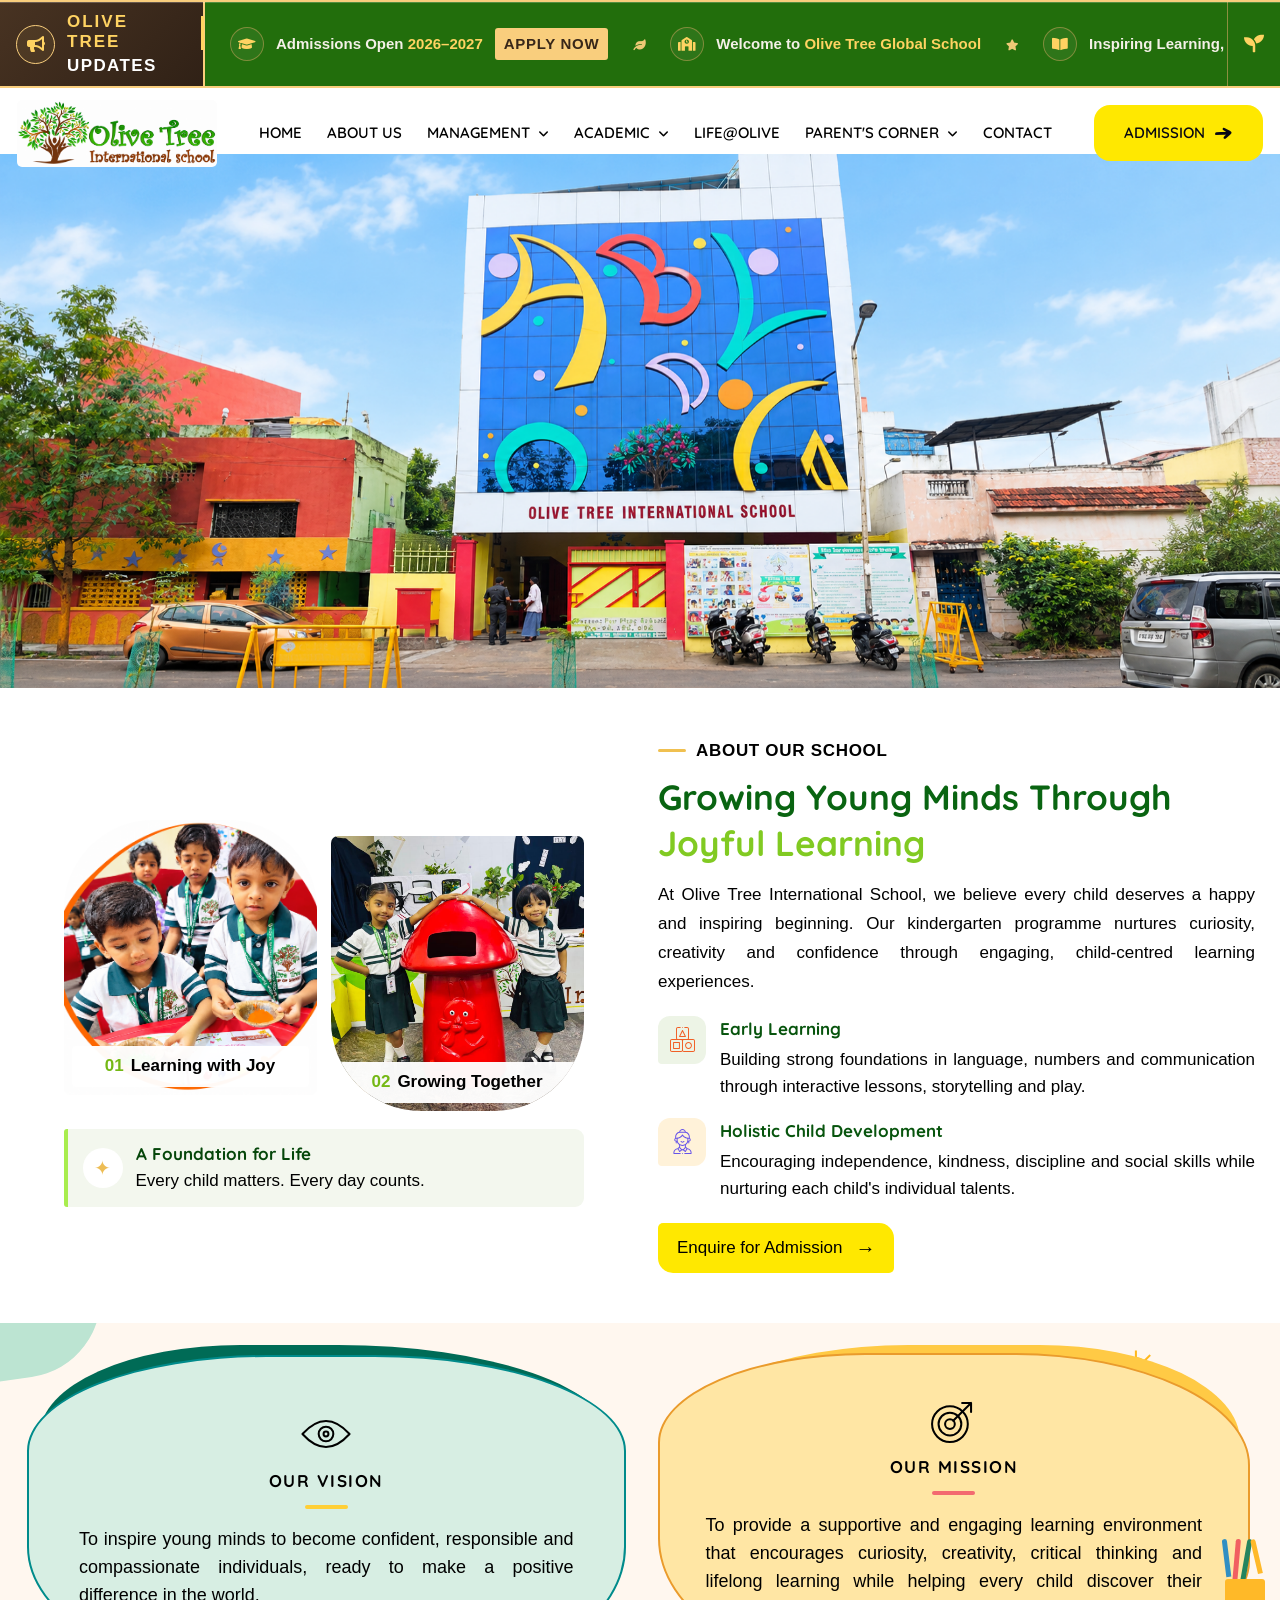
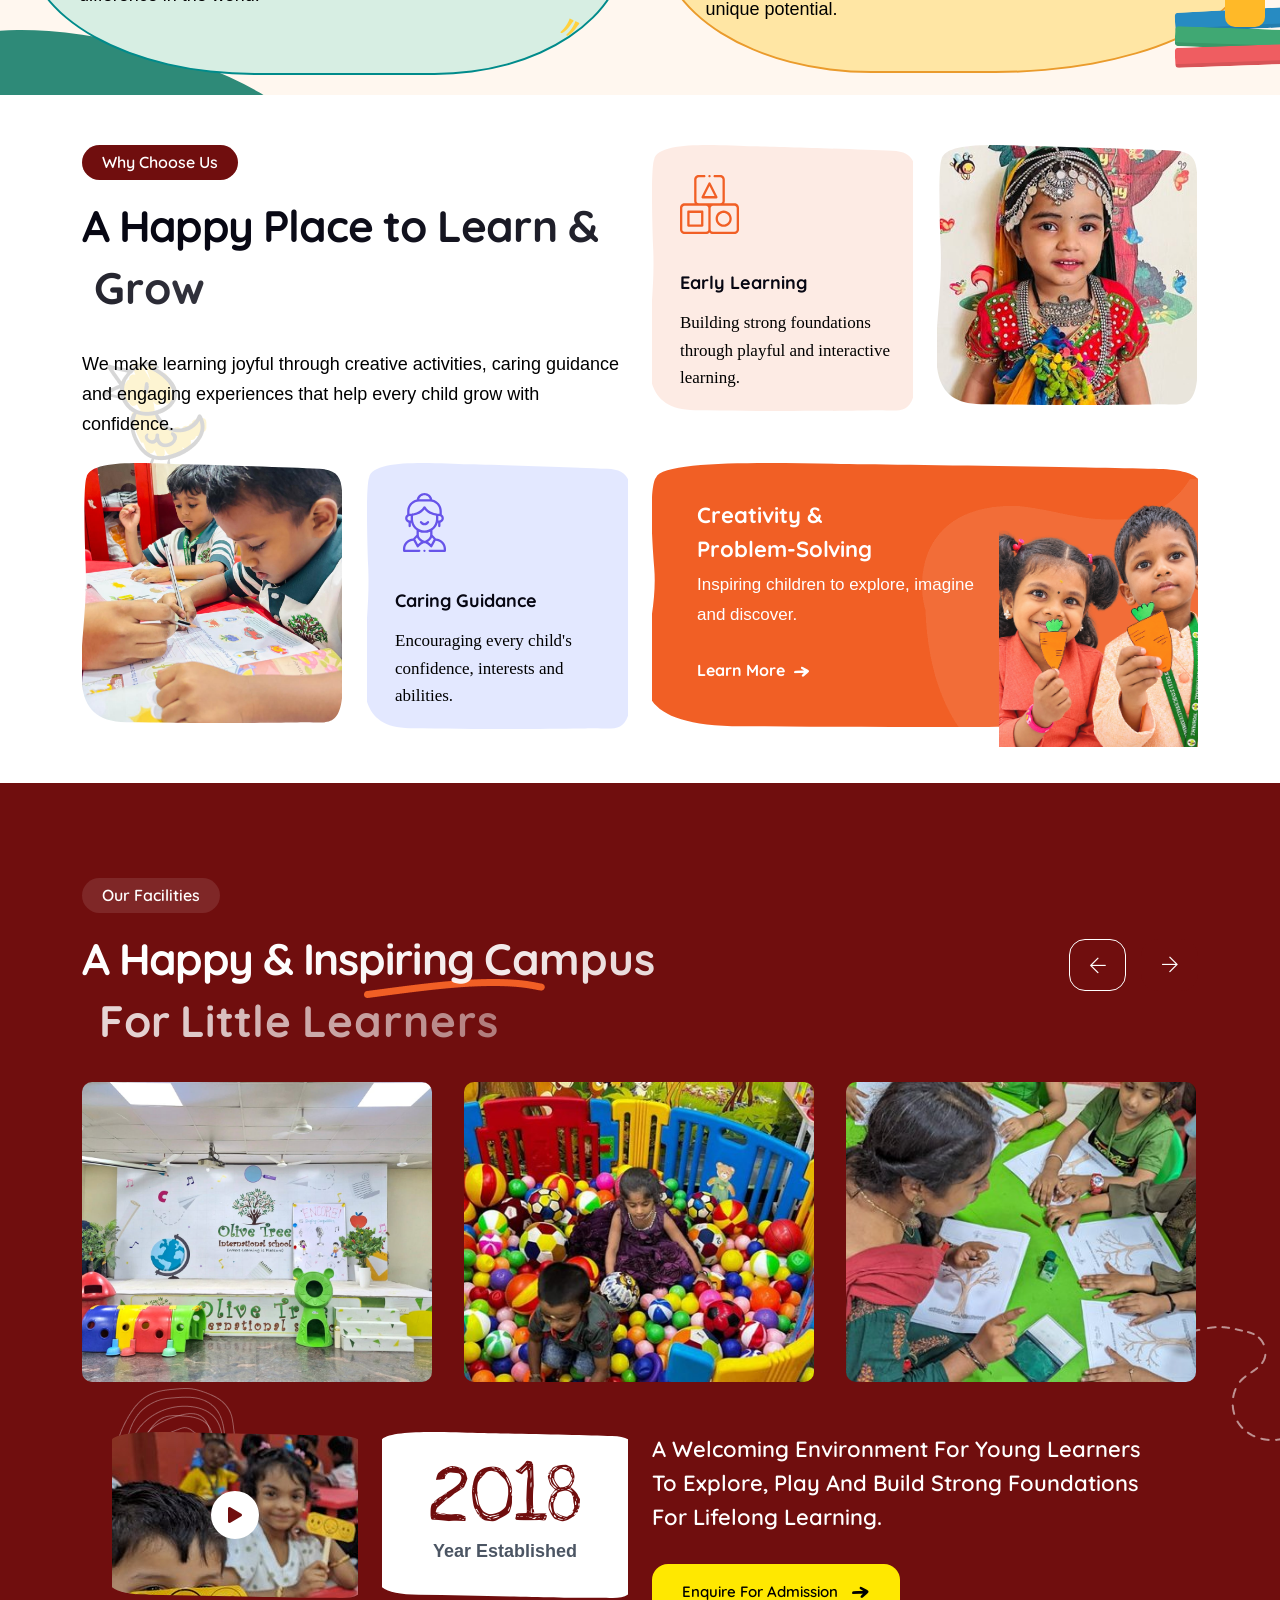
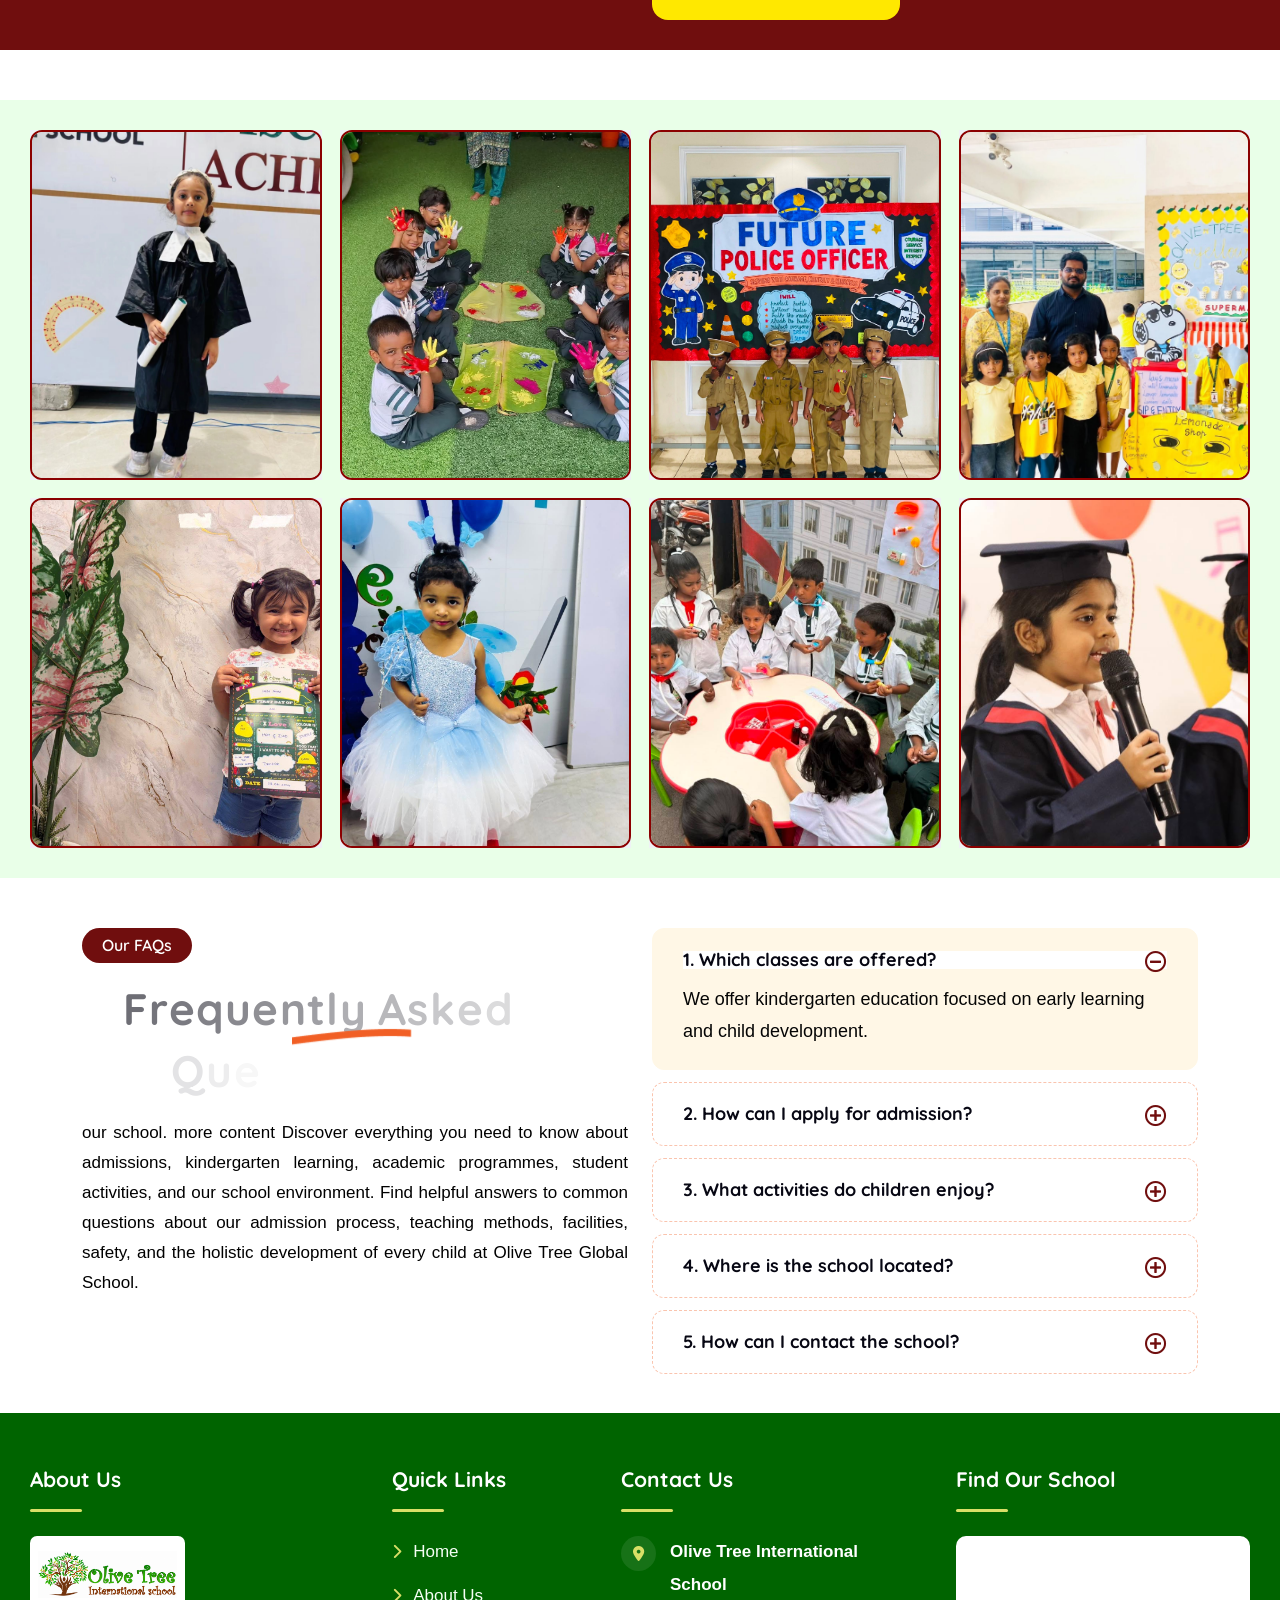
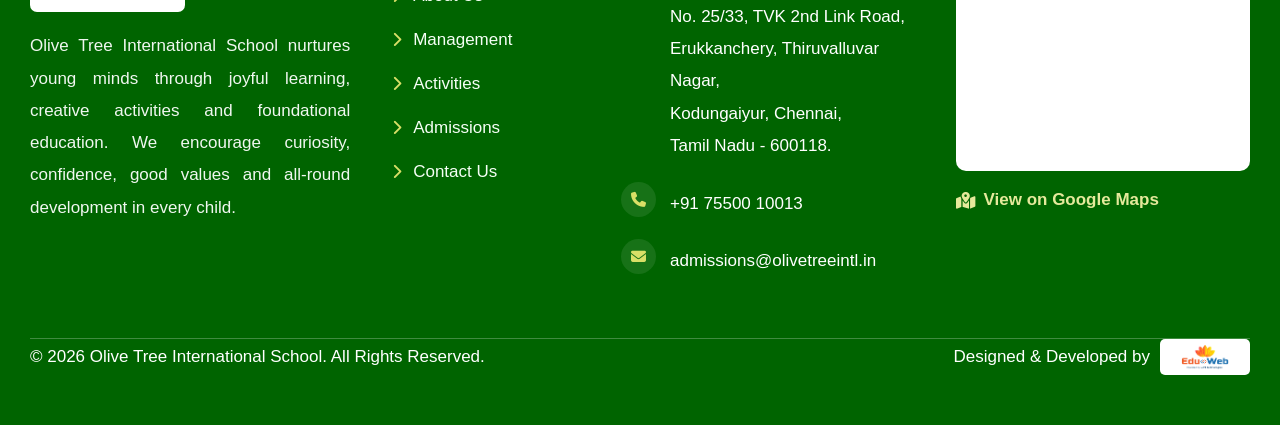
<file: index.html>
<!DOCTYPE html>
<html lang="en">
<!--<< Header Area >>-->


<head>
       <link rel="stylesheet"
      href="https://cdnjs.cloudflare.com/ajax/libs/font-awesome/6.5.2/css/all.min.css">
    <!-- ========== Meta Tags ========== -->
    <meta charset="UTF-8">
    <meta http-equiv="X-UA-Compatible" content="IE=edge">
    <meta name="viewport" content="width=device-width, initial-scale=1">
    <meta name="author" content="modinatheme">
    <meta name="description" content="OLIVE TREE INTERNATIONAL SCHOOL">
    <!-- ======== Page title ============ -->
    <title>OLIVE TREE INTERNATIONAL SCHOOL</title>
    <!--<< Favicon >>-->
    <link rel="shortcut icon" href="assets/images/gallery1/logo.jpeg">
    <!--<< Bootstrap min.css >>-->
    <link rel="stylesheet" href="assets/css/bootstrap.min.css">
    <!--<< Font Awesome.css >>-->
    <link rel="stylesheet" href="assets/css/font-awesome.css">
    <!--<< Animate.css >>-->
    <link rel="stylesheet" href="assets/css/animate.css">
    <!--<< Magnific Popup.css >>-->
    <link rel="stylesheet" href="assets/css/magnific-popup.css">
    <!--<< MeanMenu.css >>-->
    <link rel="stylesheet" href="assets/css/meanmenu.css">
    <!--<< Odometer.css >>-->
    <link rel="stylesheet" href="assets/css/odometer.css">
    <!--<< Swiper Bundle.css >>-->
    <link rel="stylesheet" href="assets/css/swiper-bundle.min.css">
    <!--<< Nice Select.css >>-->
    <link rel="stylesheet" href="assets/css/nice-select.css">
    <!--<< Icomon.css >>-->
    <link rel="stylesheet" href="assets/css/icomon.css">
    <!--<< Main.css >>-->
    <link rel="stylesheet" href="assets/css/main.css">
    <link rel="stylesheet" href="assets/css/custom.css">
        <link rel="stylesheet" href="assets/css/inner.css">
</head>

<body>

    <!-- Back To Top Start -->
    <button id="back-top" class="back-to-top">
        <i class="far fa-arrow-up"></i>
    </button>


    <!-- Offcanvas Area Start -->
    <div class="fix-area">
        <div class="offcanvas__info">
            <div class="offcanvas__wrapper">
                <div class="offcanvas__content">
                    <div class="offcanvas__top mb-5 d-flex justify-content-between align-items-center">
                        <div class="offcanvas__logo">
                            <a href="index.html">
                                <img src="assets/images/gallery1/logo.jpeg" alt="logo-img">
                            </a>
                        </div>
                        <div class="offcanvas__close">
                            <button>
                                <i class="fas fa-times"></i>
                            </button>
                        </div>
                    </div>

                    <div class="mobile-menu fix mt-3"></div>
                    <div class="social-icon d-flex align-items-center">
                        <a href="javascript:void(0)"><i class="fab fa-facebook-f"></i></a>
                        <a href="javascript:void(0)"><i class="fab fa-twitter"></i></a>
                        <a href="javascript:void(0)"><i class="fab fa-youtube"></i></a>
                        <a href="javascript:void(0)"><i class="fab fa-linkedin-in"></i></a>
                    </div>

                    <a href="admission.html" class="theme-btn">Admission<i class="icon-arrow-icon"></i></a>
                </div>
            </div>
        </div>
    </div>
    <div class="offcanvas__overlay"></div>



    <!-- Header Section Start -->
    <header id="header-sticky" class="header-1 header-2">

        <!-- ==========================================
     OLIVE TREE GLOBAL SCHOOL
     GRAND ANNOUNCEMENT MARQUEE
========================================== -->

        <section class="ot-grand-marquee" aria-label="School announcements">

            <!-- LEFT LABEL -->
            <div class="ot-marquee-label">

                <div class="ot-label-icon">
                    <i class="fas fa-bullhorn"></i>
                </div>

                <div class="ot-label-text">
                    <span class="ot-label-small">OLIVE TREE</span>
                    <span class="ot-label-main">UPDATES</span>
                </div>

                <div class="ot-label-decoration"></div>

            </div>

            <!-- SCROLLING ANNOUNCEMENTS -->
            <div class="ot-marquee-viewport">

                <div class="ot-marquee-track">

                    <!-- GROUP ONE -->
                    <div class="ot-marquee-group">

                        <a href="admissions.html" class="ot-marquee-item">
                            <span class="ot-marquee-icon">
                                <i class="fas fa-graduation-cap"></i>
                            </span>
                            <span class="ot-marquee-message">
                                Admissions Open
                                <strong>2026–2027</strong>
                            </span>
                            <span class="ot-marquee-badge">APPLY NOW</span>
                        </a>

                        <span class="ot-marquee-separator">
                            <i class="fas fa-leaf"></i>
                        </span>

                        <div class="ot-marquee-item">
                            <span class="ot-marquee-icon">
                                <i class="fas fa-school"></i>
                            </span>
                            <span class="ot-marquee-message">
                                Welcome to
                                <strong>Olive Tree Global School</strong>
                            </span>
                        </div>

                        <span class="ot-marquee-separator">
                            <i class="fas fa-star"></i>
                        </span>

                        <div class="ot-marquee-item">
                            <span class="ot-marquee-icon">
                                <i class="fas fa-book-open"></i>
                            </span>
                            <span class="ot-marquee-message">
                                Inspiring Learning,
                                <strong>Building Futures</strong>
                            </span>
                        </div>

                        <span class="ot-marquee-separator">
                            <i class="fas fa-leaf"></i>
                        </span>

                        <div class="ot-marquee-item">
                            <span class="ot-marquee-icon">
                                <i class="fas fa-globe-asia"></i>
                            </span>
                            <span class="ot-marquee-message">
                                <strong>Globe Ready Education</strong>
                                for Tomorrow's Leaders
                            </span>
                        </div>

                        <span class="ot-marquee-separator">
                            <i class="fas fa-star"></i>
                        </span>

                    </div>

                    <!-- GROUP TWO: DUPLICATE FOR CONTINUOUS LOOP -->
                    <div class="ot-marquee-group" aria-hidden="true">

                        <a href="admissions.html" class="ot-marquee-item" tabindex="-1">
                            <span class="ot-marquee-icon">
                                <i class="fas fa-graduation-cap"></i>
                            </span>
                            <span class="ot-marquee-message">
                                Admissions Open
                                <strong>2026–2027</strong>
                            </span>
                            <span class="ot-marquee-badge">APPLY NOW</span>
                        </a>

                        <span class="ot-marquee-separator">
                            <i class="fas fa-leaf"></i>
                        </span>

                        <div class="ot-marquee-item">
                            <span class="ot-marquee-icon">
                                <i class="fas fa-school"></i>
                            </span>
                            <span class="ot-marquee-message">
                                Welcome to
                                <strong>Olive Tree Global School</strong>
                            </span>
                        </div>

                        <span class="ot-marquee-separator">
                            <i class="fas fa-star"></i>
                        </span>

                        <div class="ot-marquee-item">
                            <span class="ot-marquee-icon">
                                <i class="fas fa-book-open"></i>
                            </span>
                            <span class="ot-marquee-message">
                                Inspiring Learning,
                                <strong>Building Futures</strong>
                            </span>
                        </div>

                        <span class="ot-marquee-separator">
                            <i class="fas fa-leaf"></i>
                        </span>

                        <div class="ot-marquee-item">
                            <span class="ot-marquee-icon">
                                <i class="fas fa-globe-asia"></i>
                            </span>
                            <span class="ot-marquee-message">
                                <strong>Globe Ready Education</strong>
                                for Tomorrow's Leaders
                            </span>
                        </div>

                        <span class="ot-marquee-separator">
                            <i class="fas fa-star"></i>
                        </span>

                    </div>

                </div>

            </div>

            <!-- RIGHT DECORATIVE END -->
            <div class="ot-marquee-end">
                <i class="fas fa-seedling"></i>
            </div>

        </section>

        <div class="container">
            <div class="header-main">
                <div class="header-left">
                    <a href="index.html" class="header-logo">
                        <img src="assets/images/gallery1/logo.jpeg" alt="img" 
                    >
                    </a>


                </div>
                <div class="mean__menu-wrapper">
                    <div class="main-menu">
   <nav id="mobile-menu" aria-label="Main Navigation">
    <ul>
        <li>
            <a href="index.html">HOME</a>
        </li>

        <li>
            <a href="about.html">ABOUT US</a>
        </li>

        <!-- MANAGEMENT -->
        <li class="has-dropdown">
            <a href="javascript:void(0);" aria-expanded="false">
                MANAGEMENT
                <i class="fa-solid fa-angle-down menu-arrow"></i>
            </a>

            <ul class="submenu">
                <li><a href="chairman-message.html">Chairman's Message</a></li>
                <li><a href="ceo.html">CEO's Message</a></li>
                <li><a href="correspondent.html">Correspondent's Message</a></li>
            </ul>
        </li>

        <!-- ACADEMIC -->
        <li class="has-dropdown">
            <a href="javascript:void(0);" aria-expanded="false">
                ACADEMIC
                <i class="fa-solid fa-angle-down menu-arrow"></i>
            </a>

            <ul class="submenu">
                <li><a href="lkg.html">Lower Kindergarten (LKG)</a></li>
                <li><a href="ukg.html">Upper Kindergarten (UKG)</a></li>
                <li><a href="teaching-methodology.html">Teaching Methodology</a></li>
            </ul>
        </li>

        <li>
            <a href="life-at-olive.html">LIFE@OLIVE</a>
        </li>

        <!-- PARENT'S CORNER -->
        <li class="has-dropdown">
            <a href="javascript:void(0);" aria-expanded="false">
                PARENT'S CORNER
                <i class="fa-solid fa-angle-down menu-arrow"></i>
            </a>

            <ul class="submenu">
                <li><a href="parent-guidelines.html">Parent Guidelines</a></li>
                <li><a href="school-discipline.html">School Discipline</a></li>
            </ul>
        </li>

        <li>
            <a href="contact.html">CONTACT</a>
        </li>
    </ul>
</nav>

                    </div>
                </div>
                <div class="header-right d-flex justify-content-end align-items-center">

                    <a href="admission.html" class="theme-btn">ADMISSION<i class="icon-arrow-icon"></i></a>
                    <div class="header__hamburger my-auto d-xl-none">
                        <div class="sidebar__toggle">
                            <i class="fal fa-bars"></i>
                        </div>
                    </div>
                </div>
            </div>

        </div>
    </header>

    <!-- Search Start -->
    <div class="search-popup">
        <div class="search-popup__overlay search-toggler"></div>
        <div class="search-popup__content">
            <form role="search" method="get" class="search-popup__form" action="#">
                <input type="text" id="search" name="search" placeholder="Search Here...">
                <button type="submit" aria-label="search submit" class="search-btn">
                    <span><i class="far fa-search"></i></span>
                </button>
            </form>
        </div>
    </div>

    <!-- Sidebar Area Here -->
    <div id="targetElement" class="side_bar slideInRight side_bar_hidden">
        <div class="side_bar_overlay"></div>
        <button id="closeButton" class="x-mark-icon"><i class="fas fa-times"></i></button>
    </div>

    <!-- Hero Section Start -->
    <section class="hero-section-2 fix">

        <div class="swiper banner-active">
            <div class="swiper-wrapper">
                <div class="swiper-slide">

                    <!-- Hero Section Start -->
                    <section class="hero-section hero-1 " style="margin-top: -2%;">
                        <div class=" hero-container">
                            <div id="rs-slider" class="rs-slider slider6">
                                <div class="slideshow-container">

                                    <div class="mySlides fade">

                                        <img src="assets/images/management/banner1.png" style="width:100%">

                                    </div>

                                    <div class="mySlides fade">

                                        <img src="assets/images/management/banner3.png" style="width:100%">

                                    </div>
                                      <div class="mySlides fade">

                                        <img src="assets/images/management/banner2.png" style="width:100%">

                                    </div>
                                      <div class="mySlides fade">

                                        <img src="assets/images/management/banner4.png" style="width:100%">

                                    </div>

                                </div>




                                <div style="text-align:center;margin-top: -2%;">
                                    <span class="dot"></span>
                                    <span class="dot"></span>
                                    <span class="dot"></span>
                                </div>


                            </div>




                            <style>
                                /* Slideshow container */
                                .slideshow-container {
                                    max-width: auto;
                                    position: relative;
                                    margin: auto;
                                }

                                /* Caption text */

                                /* Number text (1/3 etc) */


                                /* The dots/bullets/indicators */
                                .dot {
                                    height: 15px;
                                    width: 15px;
                                    margin: 0 2px;
                                    background-color: #fff;
                                    border-radius: 50%;
                                    display: inline-block;
                                    transition: background-color 0.6s ease;
                                }

                                .slider-dots,
                                .dot,
                                div[style*="text-align:center"] {
                                    display: none !important;
                                }

                                .active {
                                    background-color: #fff;
                                }

                                /* Fading animation */
                                .fade {
                                    animation-name: fade;
                                    animation-duration: 1.5s;
                                }

                                .fade:not(.show) {
                                    opacity: 1;
                                }

                                @keyframes fade {
                                    from {
                                        opacity: .4
                                    }

                                    to {
                                        opacity: 1
                                    }
                                }

                                @media only screen and (max-width: 600px) {
                                    .testiItem02 .quotation {
                                        display: none !important;
                                    }
                                }


                                /* On smaller screens, decrease text size */
                            </style>



                            <script>
                                let slideIndex = 0;
                                showSlides();

                                function showSlides() {
                                    let i;
                                    let slides = document.getElementsByClassName("mySlides");
                                    let dots = document.getElementsByClassName("dot");
                                    for (i = 0; i < slides.length; i++) {
                                        slides[i].style.display = "none";
                                    }
                                    slideIndex++;
                                    if (slideIndex > slides.length) {
                                        slideIndex = 1
                                    }
                                    for (i = 0; i < dots.length; i++) {
                                        dots[i].className = dots[i].className.replace(" active", "");
                                    }
                                    slides[slideIndex - 1].style.display = "block";
                                    dots[slideIndex - 1].className += " active";
                                    setTimeout(showSlides, 5000); // Change image every 2 seconds
                                }
                            </script>

                        </div>
                    </section>

    </section>


<!-- OLIVE TREE ABOUT SECTION START -->
<section class="ot-equal-about">
    <div class="container">

        <div class="ot-equal-layout">

            <!-- LEFT: IMAGE SECTION -->
            <div class="ot-equal-visual">

                <div class="ot-equal-images">

                    <div class="ot-equal-image ot-image-first">
                        <img src="assets/images/gallery1/abt2.png"
                             alt="Olive Tree International School">

                        <div class="ot-equal-image-caption">
                            <span>01</span>
                            Learning with Joy
                        </div>
                    </div>

                    <div class="ot-equal-image ot-image-second">
                        <img src="assets/images/gallery1/girls.jpeg"
                             alt="Children participating in learning activities">

                        <div class="ot-equal-image-caption">
                            <span>02</span>
                            Growing Together
                        </div>
                    </div>

                </div>

                <div class="ot-equal-highlight">
                    <div class="ot-highlight-symbol">✦</div>
                    <div>
                        <h3>A Foundation for Life</h3>
                        <p>Every child matters. Every day counts.</p>
                    </div>
                </div>

            </div>

            <!-- RIGHT: CONTENT SECTION -->
            <div class="ot-equal-content">

                <div class="ot-equal-label">
                    <span class="ot-label-line"></span>
                    ABOUT OUR SCHOOL
                </div>

                <h2>
                    Growing Young Minds Through
                    <span>Joyful Learning</span>
                </h2>

                <p class="ot-equal-description">
                    At Olive Tree International School, we believe
                    every child deserves a happy and inspiring
                    beginning. Our kindergarten programme nurtures
                    curiosity, creativity and confidence through
                    engaging, child-centred learning experiences.
                </p>

                <!-- FEATURE 1 -->
                <div class="ot-equal-feature">
                    <div class="ot-equal-icon ot-icon-green">
                        <img src="assets/img/about/icon1.svg"
                             alt="">
                    </div>

                    <div class="ot-equal-feature-content">
                        <h3>Early Learning</h3>
                        <p>
                            Building strong foundations in language,
                            numbers and communication through
                            interactive lessons, storytelling and play.
                        </p>
                    </div>
                </div>

                <!-- FEATURE 2 -->
                <div class="ot-equal-feature">
                    <div class="ot-equal-icon ot-icon-gold">
                        <img src="assets/img/about/icon2.svg"
                             alt="">
                    </div>

                    <div class="ot-equal-feature-content">
                        <h3>Holistic Child Development</h3>
                        <p>
                            Encouraging independence, kindness,
                            discipline and social skills while
                            nurturing each child's individual talents.
                        </p>
                    </div>
                </div>

                <!-- ADMISSION BUTTON -->
                <div class="ot-equal-action">
                    <a href="admission.html" class="ot-equal-button">
                        Enquire for Admission
                        <span aria-hidden="true">→</span>
                    </a>
                </div>

            </div>

        </div>
    </div>
</section>
<!-- OLIVE TREE ABOUT SECTION END -->


  <section class="olive-vision-section">
    <div class="olive-decoration olive-top-left"></div>
    <div class="olive-decoration olive-bottom-left"></div>
    <div class="olive-sun">☼</div>
    <div class="olive-paper-plane">➤</div>
    <div class="olive-star olive-star-one">★</div>
    <div class="olive-star olive-star-two">★</div>

    <div class="olive-vm-container">

      
        <!-- VISION AND MISSION -->
        <div class="olive-vm-layout">

            <!-- VISION SHAPE -->
            <article class="olive-vm-vision">

                <div class="olive-vm-symbol">
                    <svg viewBox="0 0 64 48" aria-hidden="true">
                        <path d="M3 24 Q32 -8 61 24 Q32 56 3 24Z"/>
                        <circle cx="32" cy="24" r="9"/>
                        <circle cx="32" cy="24" r="3"/>
                    </svg>
                </div>

                <h3>OUR VISION</h3>
                <span class="olive-vm-line"></span>

                 <p style="text-align: justify;">
                    To inspire young minds
                    to become confident,
                    responsible and compassionate
                    individuals, ready to make
                    a positive difference in the world.
                </p>

                <div class="vision-spark">〃</div>
            </article>

            <!-- MISSION SHAPE -->
            <article class="olive-vm-mission">

                <div class="olive-vm-symbol">
                    <svg viewBox="0 0 64 64" aria-hidden="true">
                        <circle cx="27" cy="37" r="22"/>
                        <circle cx="27" cy="37" r="14"/>
                        <circle cx="27" cy="37" r="6"/>
                        <path d="M31 33 L53 11 M42 11 H53 V22"/>
                    </svg>
                </div>

                <h3>OUR MISSION</h3>
                <span class="olive-vm-line"></span>

                <p style="text-align: justify;">
                    To provide a supportive
                    and engaging learning
                    environment that encourages
                    curiosity, creativity, critical
                    thinking and lifelong learning
                    while helping every child
                    discover their unique potential.
                </p>
            </article>

        </div>

        <!-- BOOKS ILLUSTRATION -->
        <div class="olive-books" aria-hidden="true">
            <div class="olive-pencils">
                <span></span><span></span><span></span><span></span>
            </div>
            <div class="olive-pencil-pot"></div>
            <div class="olive-book book-blue"></div>
            <div class="olive-book book-green"></div>
            <div class="olive-book book-red"></div>
        </div>

  
    </div>
</section>

     
<!-- Choose Section Start -->
<section class="choose-us-section-2 section-padding fix">

    <div class="duck-shape float-bob-x">
        <img src="assets/img/choose/duck.png" alt="duck">
    </div>

    <div class="tree-shape">
        <img src="assets/img/choose/tree.png" alt="tree">
    </div>

    <div class="container">
        <div class="choose-us-wrapper-two">
            <div class="row g-4">

                <!-- Heading -->
                <div class="col-xl-6 col-lg-8">
                    <div class="section-title">
                        <span class="sub-title wow fadeInUp">
                            Why Choose Us
                        </span>

                        <h2 class="char-animation">
                            A Happy Place to
                            <span>Learn & Grow</span>
                        </h2>
                    </div>

                    <p class="mt-3 mt-md-0 wow fadeInUp"
                       data-wow-delay=".2s" style="color: black;">
                        We make learning joyful through creative activities,
                        caring guidance and engaging experiences that help
                        every child grow with confidence.
                    </p>
                </div>

                <!-- Early Learning -->
                <div class="col-xl-3 col-lg-4 col-md-6 wow fadeInLeft"
                     data-wow-delay=".4s">
                    <div class="choose-img-items">
                        <div class="icon-box">
                            <img src="assets/img/choose/icon1.svg"
                                 alt="Early learning">

                            <h3>Early Learning</h3>

                            <p style="color: black;font-size: 17px;">
                                Building strong foundations through
                                playful and interactive learning.
                            </p>
                        </div>
                    </div>
                </div>

                <!-- Children Image -->
                <div class="col-xl-3 col-lg-4 col-md-6 wow fadeInRight"
                     data-wow-delay=".4s">
                    <div class="choose-img">
                        <img src="assets/images/gallery1/117.jpg"
                             alt="School children">
                    </div>
                </div>

                <!-- Teacher Image -->
                <div class="col-xl-3 col-lg-4 col-md-6 wow fadeInLeft"
                     data-wow-delay=".5s">
                    <div class="choose-img">
                        <img src="assets/images/gallery1/teach.jpeg"
                             alt="Teacher guiding children">
                    </div>
                </div>

                <!-- Caring Guidance -->
                <div class="col-xl-3 col-lg-4 col-md-6 wow fadeInLeft"
                     data-wow-delay=".7s">
                    <div class="choose-img-items">
                        <div class="icon-box box-2">
                            <img src="assets/img/choose/icon2.svg"
                                 alt="Child development">

                            <h3>Caring Guidance</h3>

                                <p style="color: black;font-size: 17px;">
                                Encouraging every child's confidence,
                                interests and abilities.
                            </p>
                        </div>
                    </div>
                </div>

                <!-- Skill Development -->
                <div class="col-xl-6 col-lg-6 col-md-7 wow fadeInRight"
                     data-wow-delay=".7s">

                    <div class="learning-skill-card">

                        <div class="shadow-shape">
                            <img src="assets/img/choose/shadow.png"
                                 alt="Decorative shape">
                        </div>

                        <div class="skill-content">
                            <h3 class="mb-1">
                                Creativity &<br>
                                Problem-Solving
                            </h3>

                                <p style="color: rgb(255, 255, 255);font-size: 17px;">
                                Inspiring children to explore,
                                imagine and discover.
                            </p>

                            <a href="contact.html"
                               class="link-btn text-white">
                                Learn More
                                <i class="icon-arrow-icon"></i>
                            </a>
                        </div>

                        <div class="skill-img">
                            <img src="assets/images/gallery1/abt3.png"
                                 alt="Creative learning">
                        </div>

                    </div>
                </div>

            </div>
        </div>
    </div>
</section>
<!-- Choose Section End -->


  <!-- Facilities & Campus Section Start -->
<section class="classes-section-two classes-section-three section-padding"
    style="margin-top: -5%;">

    <div class="classes-wrapper classes-wrapper-three pb-0">

        <div class="zikzak-shape2">
            <img src="assets/img/classes/zikzak.png" alt="Decorative shape">
        </div>

        <div class="border-shape">
            <img src="assets/img/classes/border.png" alt="Decorative shape">
        </div>

        <div class="container">

            <!-- Section Heading -->
            <div class="section-title-area custom-padding-top3">
                <div class="section-title">
                    <span class="sub-title tittle-bg-2 wow fadeInUp">
                        Our Facilities
                    </span>

                    <h2 class="char-animation text-white">
                        A Happy & <span>Inspiring Campus</span><br>
                        For Little Learners
                    </h2>
                </div>

                <div class="array-button classes-array wow fadeInLeft"
                    data-wow-delay=".4s">
                    <button class="array-prev">
                        <i class="fal fa-arrow-left"></i>
                    </button>
                    <button class="array-next">
                        <i class="fal fa-arrow-right"></i>
                    </button>
                </div>
            </div>

            <!-- Campus Image Slider -->
            <div class="swiper classes-slider">
                <div class="swiper-wrapper">

                    <div class="swiper-slide wow fadeInRight"
                        data-wow-delay=".4s">
                        <div class="classes-activitis-image"
                            style="width:350px;height:300px;">
                            <img
                                src="assets/images/olive/smartclass.jpg"
                                alt="Smart classroom"
                                style="border-radius:10px;width:350px;height:300px;object-fit:cover;">
                        </div>
                    </div>

                    <div class="swiper-slide wow fadeInUp"
                        data-wow-delay=".1s">
                        <div class="classes-activitis-image"
                            style="width:350px;height:300px;">
                            <img src="assets/images/gallery1/audit.jpeg"
                                alt="School campus facility"
                                style="border-radius:10px;width:350px;height:300px;object-fit:cover;">
                        </div>
                    </div>

                    <div class="swiper-slide wow fadeInLeft"
                        data-wow-delay=".4s">
                        <div class="classes-activitis-image"
                            style="width:350px;height:300px;">
                            <img src="assets/images/gallery1/playarea.jpg"
                                alt="Children's play area"
                                style="border-radius:10px;width:350px;height:300px;object-fit:cover;">
                        </div>
                    </div>

                    <div class="swiper-slide wow fadeInLeft"
                        data-wow-delay=".4s">
                        <div class="classes-activitis-image"
                            style="width:350px;height:300px;">
                            <img src="assets/images/gallery1/activity.jpg"
                                alt="Student activities"
                                style="border-radius:10px;width:350px;height:300px;object-fit:cover;">
                        </div>
                    </div>

                </div>
            </div>
        </div>

        <!-- Campus Information -->
        <div class="classes-info-section fix">
            <div class="container">
                <div class="classes-info-wrapper">
                    <div class="row g-4">

                        <!-- Campus Video and Establishment -->
                        <div class="col-xl-6">
                            <div class="row g-4">

                                <div class="col-xl-6 col-lg-6 col-md-6 wow fadeInUp"
                                    data-wow-delay=".3s">
                                    <div class="classes-video-box">
                                        <div class="classes-image">
                                            <img src="assets/images/gallery1/moment.jpg"
                                                alt="Olive Tree International School campus">

                                            <div class="classes-info-wave">
                                                <div class="wave-area">
                                                    <div class="promo-video">
                                                        <a class="video-icon video-popup"
                                                            href="https://www.youtube.com/watch?v=Cn4G2lZ_g2I">
                                                            <i class="fas fa-play"></i>
                                                        </a>
                                                    </div>
                                                </div>
                                            </div>
                                        </div>
                                    </div>
                                </div>

                                <div class="col-xl-6 col-lg-6 col-md-6 wow fadeInUp"
                                    data-wow-delay=".5s">
                                    <div class="classes-counter-box">
                                        <div class="counter-box">
                                            <div class="count">
                                                <h3>2018</h3>
                                            </div>
                                            <p>Year Established</p>
                                        </div>
                                    </div>
                                </div>

                            </div>
                        </div>

                        <!-- Campus Description -->
                        <div class="col-xl-6 col-lg-8 wow fadeInUp"
                            data-wow-delay=".7s">
                            <div class="classes-info-buttton">

                                <p>
                                    A welcoming environment for young
                                    learners to explore, play and build
                                    strong foundations for lifelong learning.
                                </p>

                                <a href="contact.html" class="theme-btn">
                                    Enquire for Admission
                                    <i class="icon-arrow-icon"></i>
                                </a>

                            </div>
                        </div>

                    </div>
                </div>
            </div>
        </div>

    </div>
</section>
<!-- Facilities & Campus Section End -->

   <!-- ================= OLIVE TREE PHOTO GALLERY ================= -->
<section class="ot-gallery-section">
    <div class="ot-gallery-container">

        <div class="ot-gallery-grid">

            <div class="ot-gallery-item">
                <a href="assets/images/olive/advocate.jpg" class="ot-gallery-link">
                    <img src="assets/images/olive/advocate.jpg"
                         alt="School Life and Achievements" loading="lazy">
                    <div class="ot-gallery-overlay">
                        <span>School Life &amp; Achievements</span>
                    </div>
                </a>
            </div>

            <div class="ot-gallery-item">
                <a href="assets/images/olive/fungame.jpg" class="ot-gallery-link">
                    <img src="assets/images/olive/fungame.jpg"
                         alt="Young Achievers" loading="lazy">
                    <div class="ot-gallery-overlay">
                        <span>Young Achievers</span>
                    </div>
                </a>
            </div>

            <div class="ot-gallery-item">
                <a href="assets/images/olive/police2.jpg" class="ot-gallery-link">
                    <img src="assets/images/olive/police2.jpg"
                         alt="Dream Big" loading="lazy">
                    <div class="ot-gallery-overlay">
                        <span>Dream Big</span>
                    </div>
                </a>
            </div>

            <div class="ot-gallery-item">
                <a href="assets/images/olive/lemon.jpg" class="ot-gallery-link">
                    <img src="assets/images/olive/lemon.jpg"
                         alt="Creative Learning" loading="lazy">
                    <div class="ot-gallery-overlay">
                        <span>Creative Learning</span>
                    </div>
                </a>
            </div>

            <div class="ot-gallery-item">
                <a href="assets/images/olive/firstday.jpg" class="ot-gallery-link">
                    <img src="assets/images/olive/firstday.jpg"
                         alt="New Beginnings" loading="lazy">
                    <div class="ot-gallery-overlay">
                        <span>New Beginnings</span>
                    </div>
                </a>
            </div>

            <div class="ot-gallery-item">
                <a href="assets/images/olive/blue.jpg" class="ot-gallery-link">
                    <img src="assets/images/olive/blue.jpg"
                         alt="Student Moments" loading="lazy">
                    <div class="ot-gallery-overlay">
                        <span>Student Moments</span>
                    </div>
                </a>
            </div>

            <div class="ot-gallery-item">
                <a href="assets/images/olive/doctor5.jpg" class="ot-gallery-link">
                    <img src="assets/images/olive/doctor5.jpg"
                         alt="Learning by Doing" loading="lazy">
                    <div class="ot-gallery-overlay">
                        <span>Learning by Doing</span>
                    </div>
                </a>
            </div>

            <div class="ot-gallery-item">
                <a href="assets/images/olive/graduation.jpg" class="ot-gallery-link">
                    <img src="assets/images/olive/graduation.jpg"
                         alt="Explore and Discover" loading="lazy">
                    <div class="ot-gallery-overlay">
                        <span>Graduation</span>
                    </div>
                </a>
            </div>

        </div>
    </div>
</section>


  <!-- FAQ Section Start -->
<section class="faq-section section-padding pb-0 fix">
    <div class="container">
        <div class="faq-wrapper">
            <div class="row g-4">

                <!-- FAQ Heading -->
                <div class="col-lg-6">
                    <div class="faq-tittle">
                        <div class="section-title">

                            <span class="sub-title wow fadeInUp">
                                Our FAQs
                            </span>

                            <h2 class="char-animation">
                                Frequently <span>Asked</span>
                                <br>Questions About Our School
                            </h2>

                            <p class="mt-3 wow fadeInUp"
                                data-wow-delay=".5s" style="text-align: justify;font-size: 17px;">
                               our school. more content
Discover everything you need to know about admissions, kindergarten learning, academic programmes, student activities, and our school environment. Find helpful answers to common questions about our admission process, teaching methods, facilities,
 safety, and the holistic development of every child at Olive Tree Global School.
                            </p>

                        </div>
                    </div>
                </div>

                <!-- FAQ Accordion -->
                <div class="col-lg-6">
                    <div class="faq-box-item">
                        <ul class="accordion-box">

                            <!-- FAQ 1 -->
                            <li class="accordion block active-block wow fadeInUp">
                                <div class="acc-btn active">
                                    1. Which classes are offered?
                                    <div class="icon far fa-plus-circle"></div>
                                </div>

                                <div class="acc-content current">
                                    <div class="content">
                                        <div class="text">
                                            We offer kindergarten education
                                            focused on early learning and
                                            child development.
                                        </div>
                                    </div>
                                </div>
                            </li>

                            <!-- FAQ 2 -->
                            <li class="accordion block wow fadeInUp"
                                data-wow-delay=".2s">
                                <div class="acc-btn">
                                    2. How can I apply for admission?
                                    <div class="icon far fa-plus-circle"></div>
                                </div>

                                <div class="acc-content">
                                    <div class="content">
                                        <div class="text">
                                            Contact our school at
                                            7550010013 or email
                                            info@olivetreeintl.in
                                            for admission details.
                                        </div>
                                    </div>
                                </div>
                            </li>

                            <!-- FAQ 3 -->
                            <li class="accordion block wow fadeInUp"
                                data-wow-delay=".4s">
                                <div class="acc-btn">
                                    3. What activities do children enjoy?
                                    <div class="icon far fa-plus-circle"></div>
                                </div>

                                <div class="acc-content">
                                    <div class="content">
                                        <div class="text">
                                            Children can learn through
                                            storytelling, creative activities,
                                            rhymes, games and interactive
                                            learning experiences.
                                        </div>
                                    </div>
                                </div>
                            </li>

                            <!-- FAQ 4 -->
                            <li class="accordion block wow fadeInUp"
                                data-wow-delay=".6s">
                                <div class="acc-btn">
                                    4. Where is the school located?
                                    <div class="icon far fa-plus-circle"></div>
                                </div>

                                <div class="acc-content">
                                    <div class="content">
                                        <div class="text">
                                            We are located at No. 25/33,
                                            TVK 2nd Link Road, Erukkanchery,
                                            Thiruvalluvar Nagar, Kodungaiyur,
                                            Chennai, Tamil Nadu – 600118.
                                        </div>
                                    </div>
                                </div>
                            </li>

                            <!-- FAQ 5 -->
                            <li class="accordion block wow fadeInUp"
                                data-wow-delay=".8s">
                                <div class="acc-btn">
                                    5. How can I contact the school?
                                    <div class="icon far fa-plus-circle"></div>
                                </div>

                                <div class="acc-content">
                                    <div class="content">
                                        <div class="text">
                                            Call us at 7550010013 or email
                                            info@olivetreeintl.in for
                                            enquiries and further information.
                                        </div>
                                    </div>
                                </div>
                            </li>

                        </ul>
                    </div>
                </div>

            </div>
        </div>
    </div>
</section>
<!-- FAQ Section End -->

<!-- ================= MODERN FOOTER ================= -->
<footer class="ot-modern-footer">
    <div class="ot-footer-container">

        <!-- ABOUT US -->
        <div class="ot-footer-column ot-footer-about">
            <h3>About Us</h3>
            <span class="ot-footer-line"></span>

            <a href="index.html" class="ot-footer-logo">
                <img src="assets/images/gallery1/logo.jpeg"
                     alt="Olive Tree International School Logo">
            </a>

            <p>
                Olive Tree International School nurtures young minds
                through joyful learning, creative activities and
                foundational education. We encourage curiosity,
                confidence, good values and all-round development
                in every child.
            </p>
        </div>

        <!-- QUICK LINKS -->
        <div class="ot-footer-column ot-footer-links">
            <h3>Quick Links</h3>
            <span class="ot-footer-line"></span>

            <ul>
                <li><a href="index.html">Home</a></li>
                <li><a href="about.html">About Us</a></li>
                <li><a href="chairman-message.html">Management</a></li>
                <li><a href="teaching-methodology.html">Activities</a></li>
                <li><a href="admission.html">Admissions</a></li>
                <li><a href="contact.html">Contact Us</a></li>
            </ul>
        </div>

        <!-- CONTACT DETAILS -->
        <div class="ot-footer-column ot-footer-contact">
            <h3>Contact Us</h3>
            <span class="ot-footer-line"></span>

            <div class="ot-contact-item">
                <span class="ot-contact-icon">
                    <i class="fa-solid fa-location-dot"></i>
                </span>
                <p>
                    <strong>Olive Tree International School</strong><br>
                    No. 25/33, TVK 2nd Link Road,<br>
                    Erukkanchery, Thiruvalluvar Nagar,<br>
                    Kodungaiyur, Chennai,<br>
                    Tamil Nadu - 600118.
                </p>
            </div>

            <div class="ot-contact-item">
                <span class="ot-contact-icon">
                    <i class="fa-solid fa-phone"></i>
                </span>
                <a href="tel:+917550010013">
                    +91 75500 10013
                </a>
            </div>

            <div class="ot-contact-item">
                <span class="ot-contact-icon">
                    <i class="fa-solid fa-envelope"></i>
                </span>
                <a href="mailto:admissions@olivetreeintl.in">
                   admissions@olivetreeintl.in
                </a>
            </div>
        </div>

        <!-- LOCATION MAP -->
        <div class="ot-footer-column ot-footer-map">
            <h3>Find Our School</h3>
            <span class="ot-footer-line"></span>

            <div class="ot-map-frame">
                <iframe
                    src="https://maps.google.com/maps?q=No%2025%2F33%20TVK%202nd%20Link%20Road%2C%20Kodungaiyur%2C%20Chennai%20600118&t=&z=15&ie=UTF8&iwloc=&output=embed"
                    title="Olive Tree International School Location"
                    loading="lazy"
                    referrerpolicy="no-referrer-when-downgrade"
                    allowfullscreen>
                </iframe>
            </div>

            <a class="ot-map-link"
               href="https://www.google.com/maps/search/?api=1&query=Olive+Tree+International+School+Kodungaiyur+Chennai"
               target="_blank"
               rel="noopener noreferrer">
                <i class="fa-solid fa-map-location-dot"></i>
                View on Google Maps
            </a>
        </div>

    </div>

    <!-- COPYRIGHT -->
    <div class="ot-footer-bottom">
        <p>
            © 2026 Olive Tree International School.
            All Rights Reserved.
        </p>

        <div class="ot-footer-credit">
            <span>Designed &amp; Developed by</span>
            <a href="https://eduweb.co.in/"
               target="_blank"
               rel="noopener noreferrer">
                <img src="assets/images/management/companylogo.png"
                     alt="EduWeb">
            </a>
        </div>
    </div>
</footer>

    <!--<< All JS Plugins >>-->
    <script src="assets/js/jquery-3.7.1.min.js"></script>
    <!--<< Bootstrap Js >>-->
    <script src="assets/js/bootstrap.bundle.min.js"></script>
    <!--<< Nice Select Js >>-->
    <script src="assets/js/jquery.nice-select.min.js"></script>
    <!--<< Odometer Js >>-->
    <script src="assets/js/odometer.min.js"></script>
    <!--<< Appear Js >>-->
    <script src="assets/js/jquery.appear.min.js"></script>
    <!--<< Swiper Slider Js >>-->
    <script src="assets/js/swiper-bundle.min.js"></script>
    <!--<< MeanMenu Js >>-->
    <script src="assets/js/jquery.meanmenu.min.js"></script>
    <!--<< Magnific Popup Js >>-->
    <script src="assets/js/jquery.magnific-popup.min.js"></script>
    <!--<< Wow Animation Js >>-->
    <script src="assets/js/wow.min.js"></script>
    <!--<< Gsap Animation Js >>-->
    <script src="assets/js/gsap.min.js"></script>
    <!--<< ScrollTrigger Js >>-->
    <script src="assets/js/ScrollTrigger.min.js"></script>
    <!--<< SplitText Js >>-->
    <script src="assets/js/SplitText.min.js"></script>
    <!--<< splitType Js >>-->
    <script src="assets/js/splitType.js"></script>
    <!--<< Main.js >>-->
    <script src="assets/js/main.js"></script>
</body>


</html>
</file>
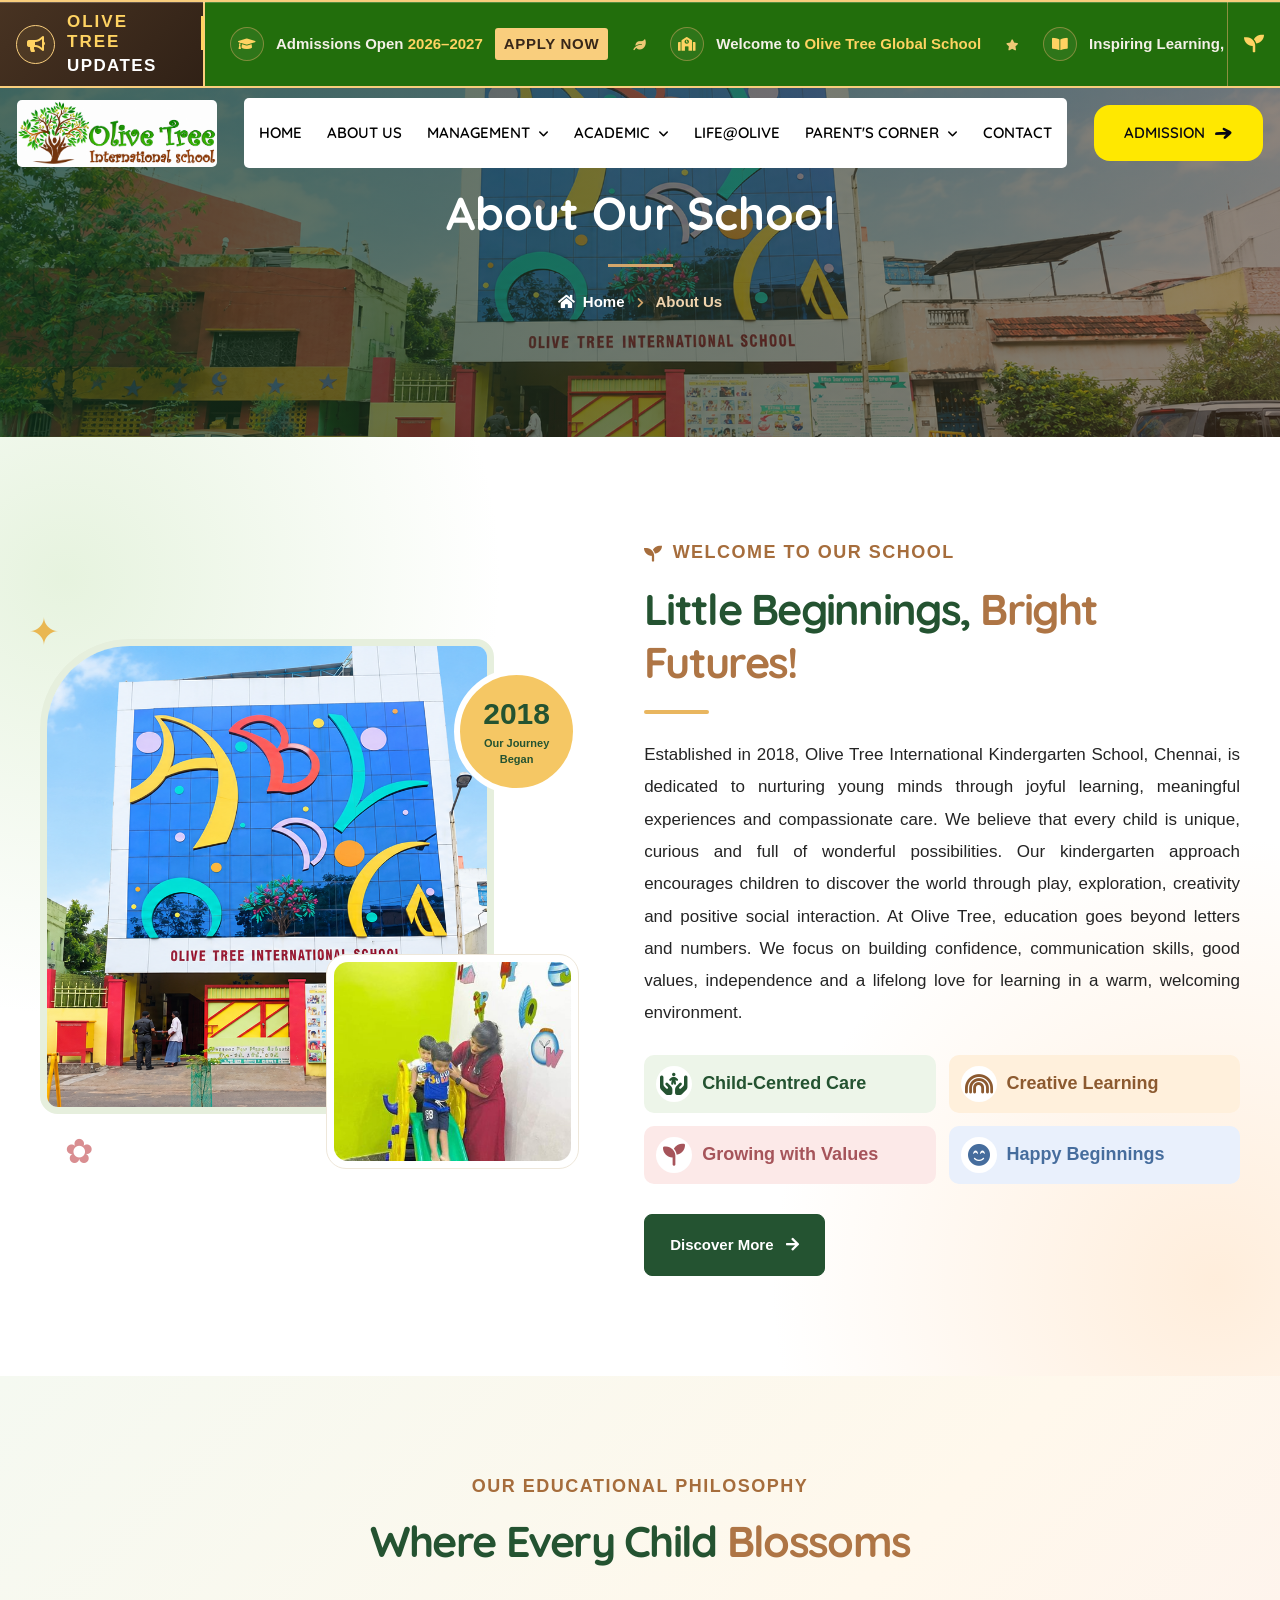
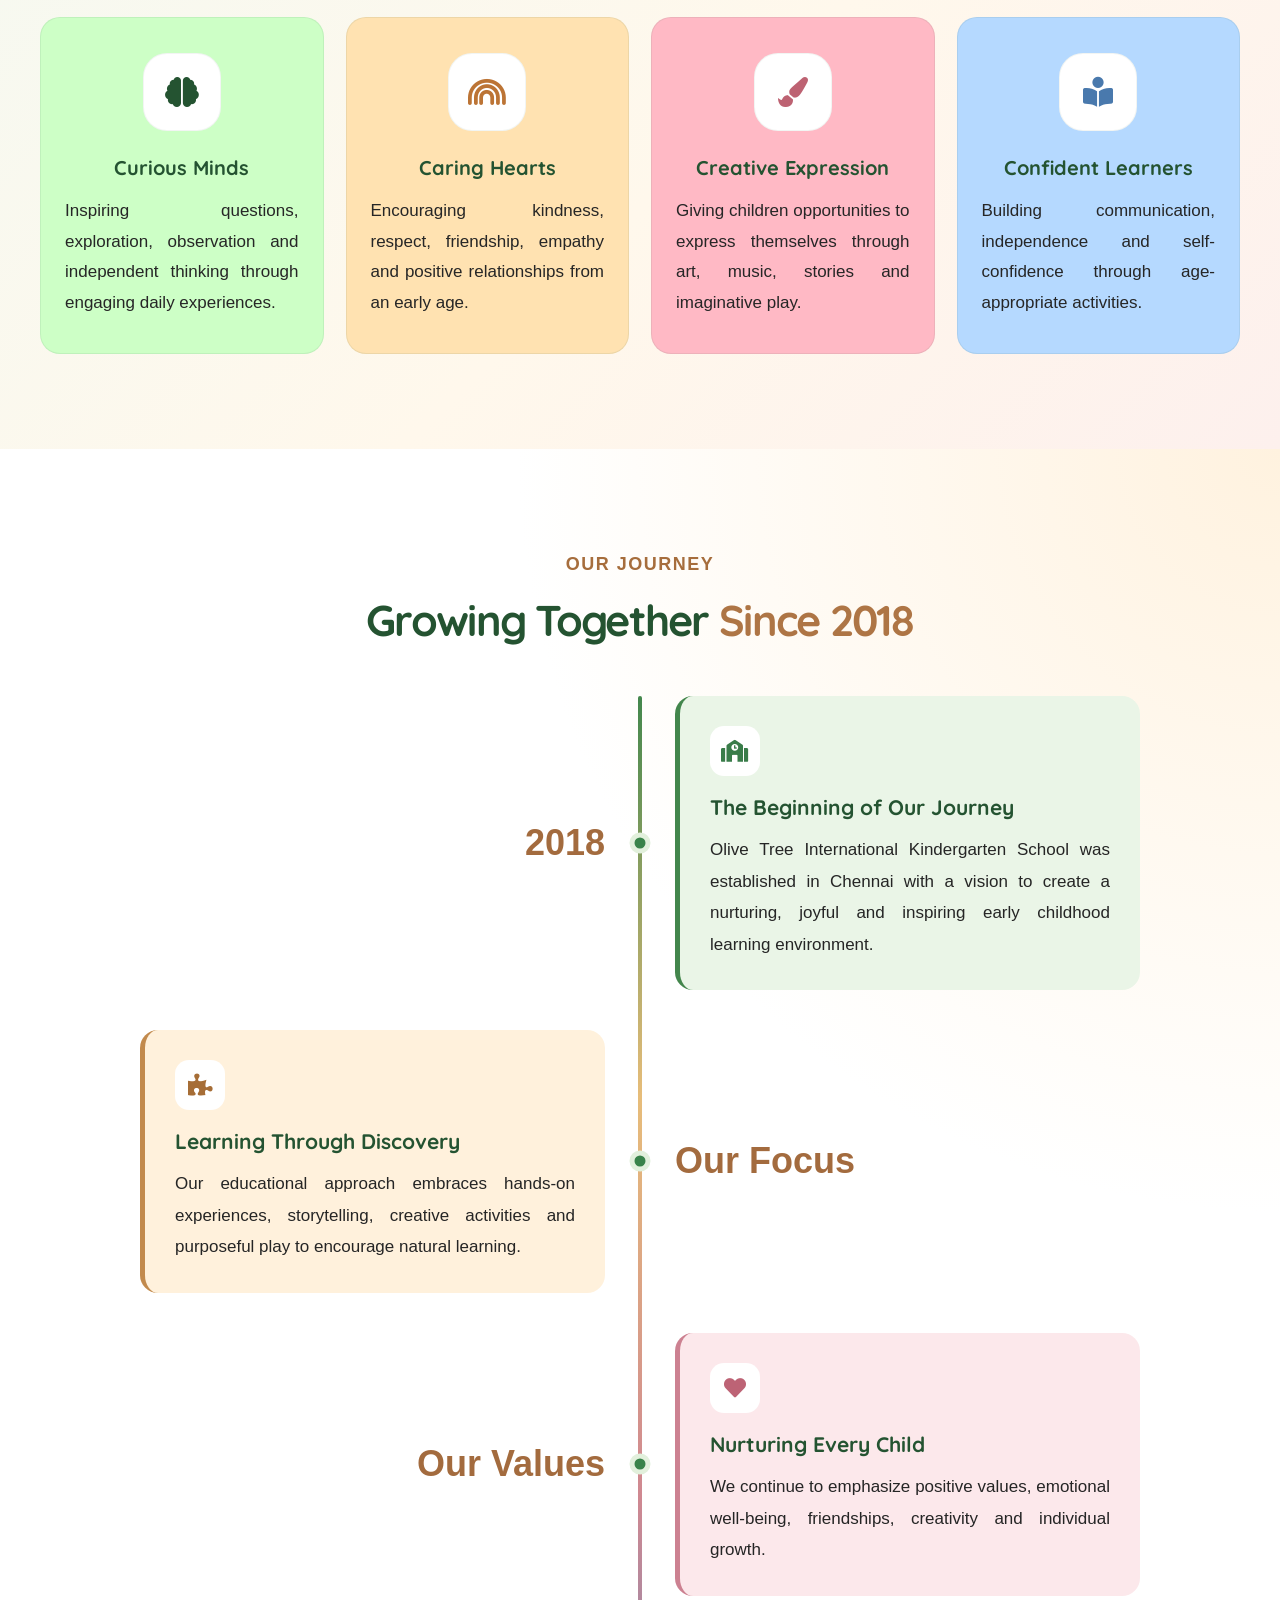
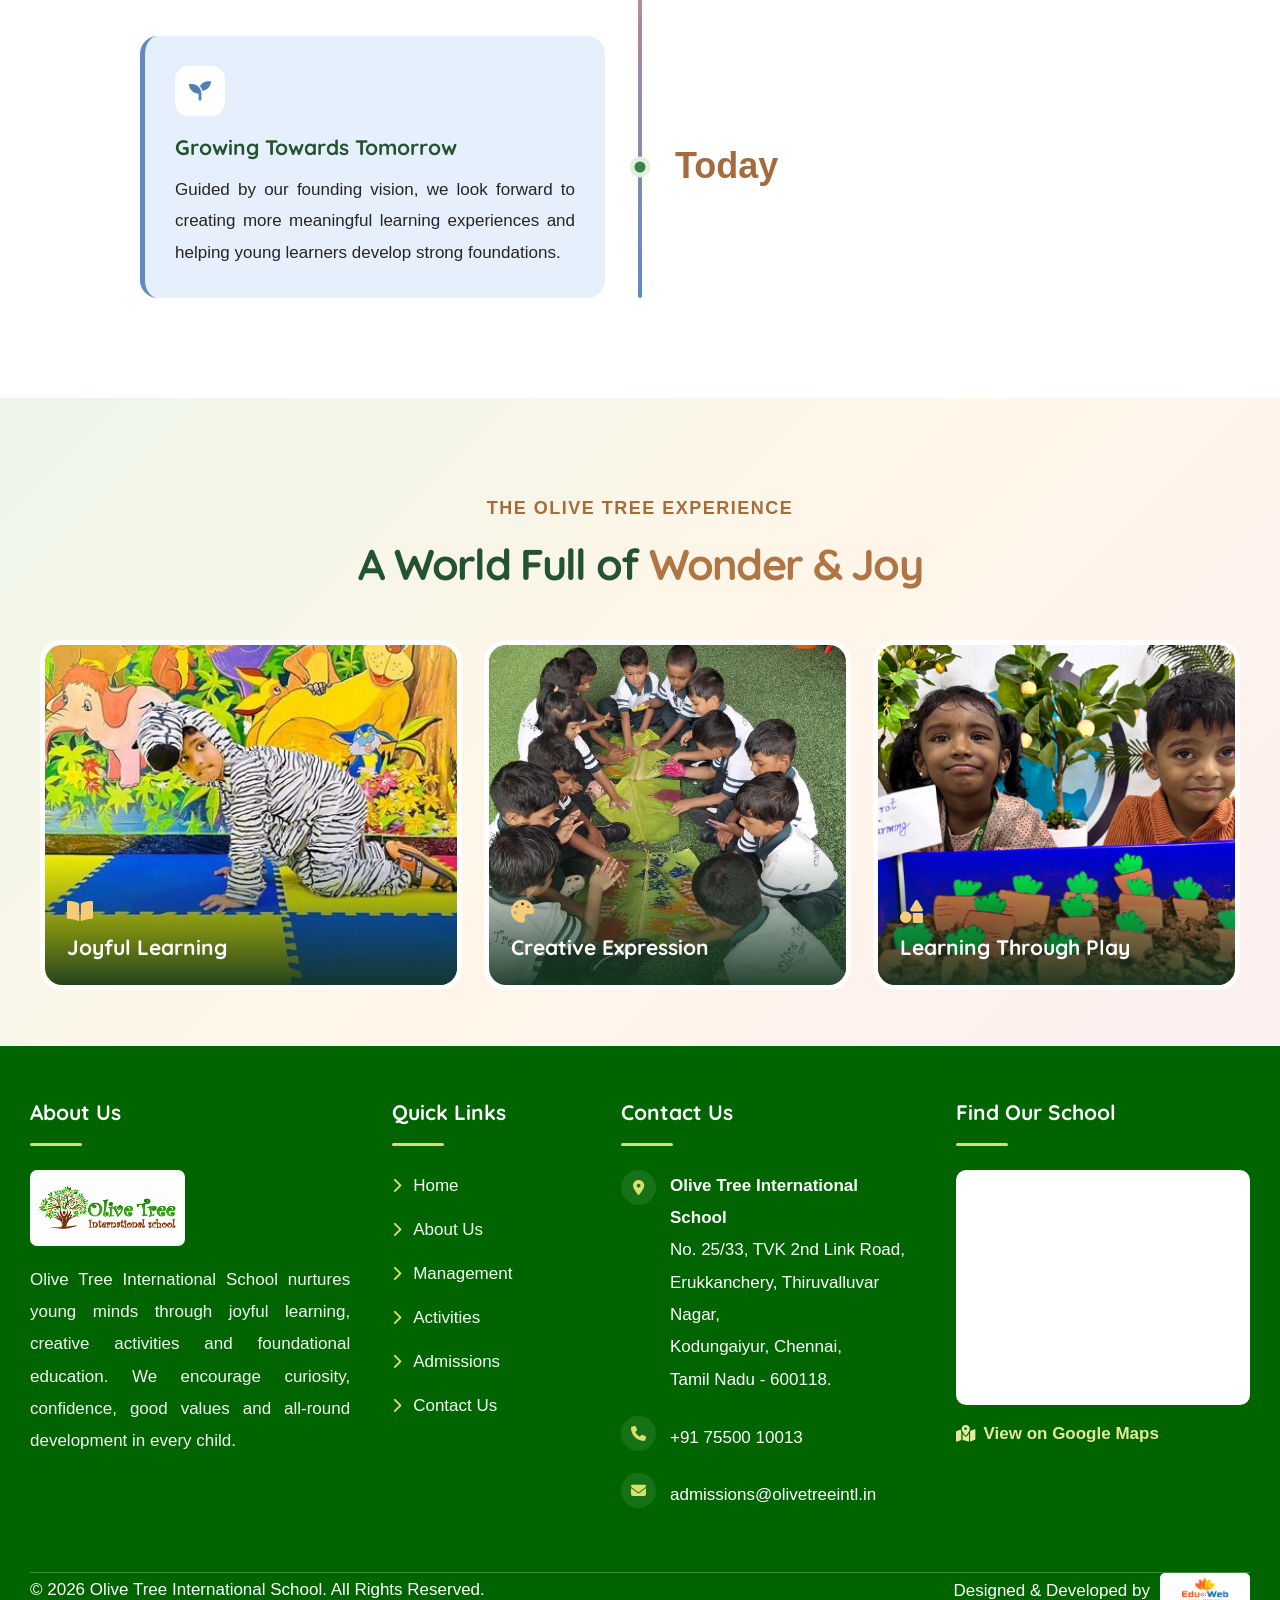
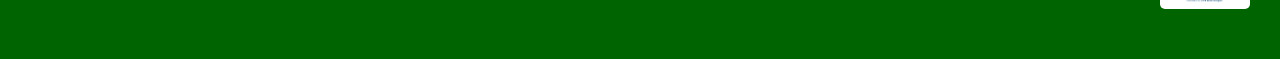
<file: about.html>
<!DOCTYPE html>
<html lang="en">
<!--<< Header Area >>-->


<head>
       <link rel="stylesheet"
      href="https://cdnjs.cloudflare.com/ajax/libs/font-awesome/6.5.2/css/all.min.css">
    <!-- ========== Meta Tags ========== -->
    <meta charset="UTF-8">
    <meta http-equiv="X-UA-Compatible" content="IE=edge">
    <meta name="viewport" content="width=device-width, initial-scale=1">
    <meta name="author" content="modinatheme">
    <meta name="description" content="OLIVE TREE INTERNATIONAL SCHOOL">
    <!-- ======== Page title ============ -->
    <title>OLIVE TREE INTERNATIONAL SCHOOL</title>
    <!--<< Favicon >>-->
    <link rel="shortcut icon" href="assets/images/gallery1/logo.jpeg">
    <!--<< Bootstrap min.css >>-->
    <link rel="stylesheet" href="assets/css/bootstrap.min.css">
    <!--<< Font Awesome.css >>-->
    <link rel="stylesheet" href="assets/css/font-awesome.css">
    <!--<< Animate.css >>-->
    <link rel="stylesheet" href="assets/css/animate.css">
    <!--<< Magnific Popup.css >>-->
    <link rel="stylesheet" href="assets/css/magnific-popup.css">
    <!--<< MeanMenu.css >>-->
    <link rel="stylesheet" href="assets/css/meanmenu.css">
    <!--<< Odometer.css >>-->
    <link rel="stylesheet" href="assets/css/odometer.css">
    <!--<< Swiper Bundle.css >>-->
    <link rel="stylesheet" href="assets/css/swiper-bundle.min.css">
    <!--<< Nice Select.css >>-->
    <link rel="stylesheet" href="assets/css/nice-select.css">
    <!--<< Icomon.css >>-->
    <link rel="stylesheet" href="assets/css/icomon.css">
    <!--<< Main.css >>-->
    <link rel="stylesheet" href="assets/css/main.css">
    <link rel="stylesheet" href="assets/css/custom.css">
      <link rel="stylesheet" href="assets/css/inner.css">
</head>

<body>

    <!-- Back To Top Start -->
    <button id="back-top" class="back-to-top">
        <i class="far fa-arrow-up"></i>
    </button>


    <!-- Offcanvas Area Start -->
    <div class="fix-area">
        <div class="offcanvas__info">
            <div class="offcanvas__wrapper">
                <div class="offcanvas__content">
                    <div class="offcanvas__top mb-5 d-flex justify-content-between align-items-center">
                        <div class="offcanvas__logo">
                            <a href="index.html">
                                <img src="assets/images/gallery1/logo.jpeg" alt="logo-img">
                            </a>
                        </div>
                        <div class="offcanvas__close">
                            <button>
                                <i class="fas fa-times"></i>
                            </button>
                        </div>
                    </div>

                    <div class="mobile-menu fix mt-3"></div>
                    <div class="social-icon d-flex align-items-center">
                        <a href="javascript:void(0)"><i class="fab fa-facebook-f"></i></a>
                        <a href="javascript:void(0)"><i class="fab fa-twitter"></i></a>
                        <a href="javascript:void(0)"><i class="fab fa-youtube"></i></a>
                        <a href="javascript:void(0)"><i class="fab fa-linkedin-in"></i></a>
                    </div>

                    <a href="admission.html" class="theme-btn">Admission<i class="icon-arrow-icon"></i></a>
                </div>
            </div>
        </div>
    </div>
    <div class="offcanvas__overlay"></div>



    <!-- Header Section Start -->
    <header id="header-sticky" class="header-1 header-2">

        <!-- ==========================================
     OLIVE TREE GLOBAL SCHOOL
     GRAND ANNOUNCEMENT MARQUEE
========================================== -->

        <section class="ot-grand-marquee" aria-label="School announcements">

            <!-- LEFT LABEL -->
            <div class="ot-marquee-label">

                <div class="ot-label-icon">
                    <i class="fas fa-bullhorn"></i>
                </div>

                <div class="ot-label-text">
                    <span class="ot-label-small">OLIVE TREE</span>
                    <span class="ot-label-main">UPDATES</span>
                </div>

                <div class="ot-label-decoration"></div>

            </div>

            <!-- SCROLLING ANNOUNCEMENTS -->
            <div class="ot-marquee-viewport">

                <div class="ot-marquee-track">

                    <!-- GROUP ONE -->
                    <div class="ot-marquee-group">

                        <a href="admissions.html" class="ot-marquee-item">
                            <span class="ot-marquee-icon">
                                <i class="fas fa-graduation-cap"></i>
                            </span>
                            <span class="ot-marquee-message">
                                Admissions Open
                                <strong>2026–2027</strong>
                            </span>
                            <span class="ot-marquee-badge">APPLY NOW</span>
                        </a>

                        <span class="ot-marquee-separator">
                            <i class="fas fa-leaf"></i>
                        </span>

                        <div class="ot-marquee-item">
                            <span class="ot-marquee-icon">
                                <i class="fas fa-school"></i>
                            </span>
                            <span class="ot-marquee-message">
                                Welcome to
                                <strong>Olive Tree Global School</strong>
                            </span>
                        </div>

                        <span class="ot-marquee-separator">
                            <i class="fas fa-star"></i>
                        </span>

                        <div class="ot-marquee-item">
                            <span class="ot-marquee-icon">
                                <i class="fas fa-book-open"></i>
                            </span>
                            <span class="ot-marquee-message">
                                Inspiring Learning,
                                <strong>Building Futures</strong>
                            </span>
                        </div>

                        <span class="ot-marquee-separator">
                            <i class="fas fa-leaf"></i>
                        </span>

                        <div class="ot-marquee-item">
                            <span class="ot-marquee-icon">
                                <i class="fas fa-globe-asia"></i>
                            </span>
                            <span class="ot-marquee-message">
                                <strong>Globe Ready Education</strong>
                                for Tomorrow's Leaders
                            </span>
                        </div>

                        <span class="ot-marquee-separator">
                            <i class="fas fa-star"></i>
                        </span>

                    </div>

                    <!-- GROUP TWO: DUPLICATE FOR CONTINUOUS LOOP -->
                    <div class="ot-marquee-group" aria-hidden="true">

                        <a href="admissions.html" class="ot-marquee-item" tabindex="-1">
                            <span class="ot-marquee-icon">
                                <i class="fas fa-graduation-cap"></i>
                            </span>
                            <span class="ot-marquee-message">
                                Admissions Open
                                <strong>2026–2027</strong>
                            </span>
                            <span class="ot-marquee-badge">APPLY NOW</span>
                        </a>

                        <span class="ot-marquee-separator">
                            <i class="fas fa-leaf"></i>
                        </span>

                        <div class="ot-marquee-item">
                            <span class="ot-marquee-icon">
                                <i class="fas fa-school"></i>
                            </span>
                            <span class="ot-marquee-message">
                                Welcome to
                                <strong>Olive Tree Global School</strong>
                            </span>
                        </div>

                        <span class="ot-marquee-separator">
                            <i class="fas fa-star"></i>
                        </span>

                        <div class="ot-marquee-item">
                            <span class="ot-marquee-icon">
                                <i class="fas fa-book-open"></i>
                            </span>
                            <span class="ot-marquee-message">
                                Inspiring Learning,
                                <strong>Building Futures</strong>
                            </span>
                        </div>

                        <span class="ot-marquee-separator">
                            <i class="fas fa-leaf"></i>
                        </span>

                        <div class="ot-marquee-item">
                            <span class="ot-marquee-icon">
                                <i class="fas fa-globe-asia"></i>
                            </span>
                            <span class="ot-marquee-message">
                                <strong>Globe Ready Education</strong>
                                for Tomorrow's Leaders
                            </span>
                        </div>

                        <span class="ot-marquee-separator">
                            <i class="fas fa-star"></i>
                        </span>

                    </div>

                </div>

            </div>

            <!-- RIGHT DECORATIVE END -->
            <div class="ot-marquee-end">
                <i class="fas fa-seedling"></i>
            </div>

        </section>
               <div class="container">
            <div class="header-main">
                <div class="header-left">
                    <a href="index.html" class="header-logo">
                        <img src="assets/images/gallery1/logo.jpeg" alt="img" 
                    >
                    </a>


                </div>
                <div class="mean__menu-wrapper">
                    <div class="main-menu">
   <nav id="mobile-menu" aria-label="Main Navigation" style="background-color:
    white;padding: 0px 15px;border-radius: 5px;">
    <ul>
        <li>
            <a href="index.html">HOME</a>
        </li>

        <li>
            <a href="about.html">ABOUT US</a>
        </li>

        <!-- MANAGEMENT -->
        <li class="has-dropdown">
            <a href="javascript:void(0);" aria-expanded="false">
                MANAGEMENT
                <i class="fa-solid fa-angle-down menu-arrow"></i>
            </a>

            <ul class="submenu">
                <li><a href="chairman-message.html">Chairman's Message</a></li>
                <li><a href="ceo.html">CEO's Message</a></li>
                <li><a href="correspondent.html">Correspondent's Message</a></li>
            </ul>
        </li>

        <!-- ACADEMIC -->
        <li class="has-dropdown">
            <a href="javascript:void(0);" aria-expanded="false">
                ACADEMIC
                <i class="fa-solid fa-angle-down menu-arrow"></i>
            </a>

            <ul class="submenu">
                <li><a href="lkg.html">Lower Kindergarten (LKG)</a></li>
                <li><a href="ukg.html">Upper Kindergarten (UKG)</a></li>
                <li><a href="teaching-methodology.html">Teaching Methodology</a></li>
            </ul>
        </li>

        <li>
            <a href="life-at-olive.html">LIFE@OLIVE</a>
        </li>

        <!-- PARENT'S CORNER -->
        <li class="has-dropdown">
            <a href="javascript:void(0);" aria-expanded="false">
                PARENT'S CORNER
                <i class="fa-solid fa-angle-down menu-arrow"></i>
            </a>

            <ul class="submenu">
                <li><a href="parent-guidelines.html">Parent Guidelines</a></li>
                <li><a href="school-discipline.html">School Discipline</a></li>
            </ul>
        </li>

        <li>
            <a href="contact.html">CONTACT</a>
        </li>
    </ul>
</nav>

                    </div>
                </div>
                <div class="header-right d-flex justify-content-end align-items-center">

                    <a href="admission.html" class="theme-btn">ADMISSION<i class="icon-arrow-icon"></i></a>
                    <div class="header__hamburger my-auto d-xl-none">
                        <div class="sidebar__toggle">
                            <i class="fal fa-bars"></i>
                        </div>
                    </div>
                </div>
            </div>

        </div>
    </header>

    <!-- Search Start -->
    <div class="search-popup">
        <div class="search-popup__overlay search-toggler"></div>
        <div class="search-popup__content">
            <form role="search" method="get" class="search-popup__form" action="#">
                <input type="text" id="search" name="search" placeholder="Search Here...">
                <button type="submit" aria-label="search submit" class="search-btn">
                    <span><i class="far fa-search"></i></span>
                </button>
            </form>
        </div>
    </div>

    <!-- Sidebar Area Here -->
    <div id="targetElement" class="side_bar slideInRight side_bar_hidden">
        <div class="side_bar_overlay"></div>
        <button id="closeButton" class="x-mark-icon"><i class="fas fa-times"></i></button>
    </div>


<!-- Breadcrumb Section Start -->
<section class="ot-breadcrumb">
    <div class="ot-breadcrumb-container">


        <h1>About Our School</h1>

        <div class="ot-breadcrumb-line"></div>

        <nav aria-label="Breadcrumb">
            <ol class="ot-breadcrumb-links">
                <li>
                    <a href="index.html">
                        <i class="fas fa-home"></i>
                        Home
                    </a>
                </li>

                <li class="ot-breadcrumb-separator">
                    <i class="fas fa-chevron-right"></i>
                </li>

                <li aria-current="page">
                    About Us
                </li>
            </ol>
        </nav>

    </div>
</section>
<!-- Breadcrumb Section End -->




<main class="oti-about">

    <!-- ==============================
         ABOUT INTRODUCTION
    =============================== -->
    <section class="oti-intro">
        <div class="oti-container oti-intro-grid">

            <div class="oti-photo-area oti-reveal">
                <div class="oti-photo-main">
                    <img src="assets/images/management/banner1.png"
                         alt="Olive Tree Kindergarten learning environment">
                </div>

                <div class="oti-photo-small">
                    <img src="assets/images/gallery1/about2img.jpg"
                         alt="Children enjoying kindergarten activities">
                </div>

                <div class="oti-year-stamp">
                    <strong>2018</strong>
                    <span>Our Journey Began</span>
                </div>

                <span class="oti-deco oti-deco-one">✦</span>
                <span class="oti-deco oti-deco-two">✿</span>
            </div>

            <div class="oti-intro-content oti-reveal">
                <span class="oti-eyebrow">
                    <i class="fas fa-seedling"></i>
                    WELCOME TO OUR SCHOOL
                </span>

                <h2>
                    Little Beginnings,
                    <span>Bright Futures!</span>
                </h2>

                <div class="oti-mini-line"></div>

                <p>
                    Established in 2018, Olive Tree International
                    Kindergarten School, Chennai, is dedicated to
                    nurturing young minds through joyful learning,
                    meaningful experiences and compassionate care.

                    We believe that every child is unique, curious
                    and full of wonderful possibilities. Our
                    kindergarten approach encourages children to
                    discover the world through play, exploration,
                    creativity and positive social interaction.

                    At Olive Tree, education goes beyond letters
                    and numbers. We focus on building confidence,
                    communication skills, good values, independence
                    and a lifelong love for learning in a warm,
                    welcoming environment.
                </p>


<div class="oti-intro-highlights">

    <div class="oti-highlight-item">
        <i class="fa-solid fa-hands-holding-child"></i>
        <span>Child-Centred Care</span>
    </div>

    <div class="oti-highlight-item">
     <i class="fa-solid fa-rainbow"></i>
        <span>Creative Learning</span>
    </div>

    <div class="oti-highlight-item">
        <i class="fa-solid fa-seedling"></i>
        <span>Growing with Values</span>
    </div>

    <div class="oti-highlight-item">
        <i class="fa-solid fa-face-smile-beam"></i>
        <span>Happy Beginnings</span>
    </div>

</div>



                <a href="contact.html" class="oti-btn">
                    Discover More
                    <i class="fas fa-arrow-right"></i>
                </a>
            </div>

        </div>
    </section>

    <!-- ==============================
         OUR PHILOSOPHY
    =============================== -->
    <section class="oti-philosophy">
        <div class="oti-container">

            <div class="oti-section-heading oti-reveal">
                <span class="oti-eyebrow">
                    OUR EDUCATIONAL PHILOSOPHY
                </span>
                <h2>
                    Where Every Child
                    <span>Blossoms</span>
                </h2>
           
            </div>

            <div class="oti-values-grid">

                <article class="oti-value-card oti-reveal">
                    <div class="oti-value-icon">
                        <i class="fas fa-brain"></i>
                    </div>
                    <h3>Curious Minds</h3>
                    <p>
                        Inspiring questions, exploration,
                        observation and independent thinking
                        through engaging daily experiences.
                    </p>
                </article>

                <article class="oti-value-card oti-reveal">
                    <div class="oti-value-icon">
          <i class="fa-solid fa-rainbow"></i>
                    </div>
                    <h3>Caring Hearts</h3>
                    <p>
                        Encouraging kindness, respect,
                        friendship, empathy and positive
                        relationships from an early age.
                    </p>
                </article>

                <article class="oti-value-card oti-reveal">
                    <div class="oti-value-icon">
                        <i class="fas fa-paintbrush"></i>
                    </div>
                    <h3>Creative Expression</h3>
                    <p>
                        Giving children opportunities to
                        express themselves through art,
                        music, stories and imaginative play.
                    </p>
                </article>

                <article class="oti-value-card oti-reveal">
                    <div class="oti-value-icon">
                     <i class="fa-solid fa-book-open-reader"></i>
                    </div>
                    <h3>Confident Learners</h3>
                    <p>
                        Building communication, independence
                        and self-confidence through
                        age-appropriate activities.
                    </p>
                </article>

            </div>
        </div>
    </section>

    <!-- ==============================
         MILESTONE SECTION
    =============================== -->
    <section class="oti-milestones">
        <div class="oti-container">

            <div class="oti-section-heading oti-reveal">
                <span class="oti-eyebrow">
                    OUR JOURNEY
                </span>
                <h2>
                    Growing Together
                    <span>Since 2018</span>
                </h2>
      
            </div>

            <div class="oti-timeline">

                <article class="oti-timeline-item oti-reveal">
                    <div class="oti-timeline-year">2018</div>
                    <div class="oti-timeline-dot"></div>
                    <div class="oti-timeline-content">
                        <div class="oti-timeline-icon">
                            <i class="fas fa-school"></i>
                        </div>
                        <h3>The Beginning of Our Journey</h3>
                        <p>
                            Olive Tree International Kindergarten
                            School was established in Chennai
                            with a vision to create a nurturing,
                            joyful and inspiring early
                            childhood learning environment.
                        </p>
                    </div>
                </article>

                <article class="oti-timeline-item oti-reveal">
                    <div class="oti-timeline-year">
                        Our Focus
                    </div>
                    <div class="oti-timeline-dot"></div>
                    <div class="oti-timeline-content">
                        <div class="oti-timeline-icon">
                            <i class="fas fa-puzzle-piece"></i>
                        </div>
                        <h3>Learning Through Discovery</h3>
                        <p>
                            Our educational approach embraces
                            hands-on experiences, storytelling,
                            creative activities and purposeful
                            play to encourage natural learning.
                        </p>
                    </div>
                </article>

                <article class="oti-timeline-item oti-reveal">
                    <div class="oti-timeline-year">
                        Our Values
                    </div>
                    <div class="oti-timeline-dot"></div>
                    <div class="oti-timeline-content">
                        <div class="oti-timeline-icon">
                            <i class="fas fa-heart"></i>
                        </div>
                        <h3>Nurturing Every Child</h3>
                        <p>
                            We continue to emphasize positive
                            values, emotional well-being,
                            friendships, creativity and
                            individual growth.
                        </p>
                    </div>
                </article>

                <article class="oti-timeline-item oti-reveal">
                    <div class="oti-timeline-year">
                        Today
                    </div>
                    <div class="oti-timeline-dot"></div>
                    <div class="oti-timeline-content">
                        <div class="oti-timeline-icon">
                            <i class="fas fa-seedling"></i>
                        </div>
                        <h3>Growing Towards Tomorrow</h3>
                        <p>
                            Guided by our founding vision,
                            we look forward to creating more
                            meaningful learning experiences
                            and helping young learners
                            develop strong foundations.
                        </p>
                    </div>
                </article>

            </div>
        </div>
    </section>

    <!-- ==============================
         LEARNING ENVIRONMENT
    =============================== -->
    <section class="oti-environment">
        <div class="oti-container">

            <div class="oti-section-heading oti-reveal">
                <span class="oti-eyebrow">
                    THE OLIVE TREE EXPERIENCE
                </span>
                <h2>
                    A World Full of
                    <span>Wonder & Joy</span>
                </h2>
            
            </div>

            <div class="oti-gallery-grid">

                <div class="oti-gallery-item oti-gallery-large oti-reveal">
                     <img src="assets/images/gallery1/aboutimg1.jpg"
                         alt="Kindergarten classroom activities"
                         loading="lazy">
                    <div class="oti-gallery-caption">
                        <i class="fas fa-book-open"></i>
                        <h3>Joyful Learning</h3>
                    </div>
                </div>

                <div class="oti-gallery-item oti-reveal">
                    <img src="assets/images/olive/creativity.jpg"
                         alt="Creative art and craft activities"
                         loading="lazy">
                    <div class="oti-gallery-caption">
                        <i class="fas fa-palette"></i>
                        <h3>Creative Expression</h3>
                    </div>
                </div>

                <div class="oti-gallery-item oti-reveal">
                    <img src="assets/images/gallery1/aboutimg2.jpeg"
                         alt="Children learning through play"
                         loading="lazy">
                    <div class="oti-gallery-caption">
                        <i class="fas fa-shapes"></i>
                        <h3>Learning Through Play</h3>
                    </div>
                </div>

            </div>
        </div>
    </section>




</main>

<!-- SCROLL ANIMATION -->
<script>
document.addEventListener("DOMContentLoaded", function () {
    const elements = document.querySelectorAll(".oti-reveal");

    if (!("IntersectionObserver" in window)) {
        elements.forEach(el => el.classList.add("oti-visible"));
        return;
    }

    const observer = new IntersectionObserver((entries) => {
        entries.forEach(entry => {
            if (entry.isIntersecting) {
                entry.target.classList.add("oti-visible");
                observer.unobserve(entry.target);
            }
        });
    }, {
        threshold: 0.08,
        rootMargin: "0px 0px -25px 0px"
    });

    elements.forEach(el => observer.observe(el));
});
</script>



<!-- ================= MODERN FOOTER ================= -->
<footer class="ot-modern-footer" style="margin-top: -3%;">
    <div class="ot-footer-container">

        <!-- ABOUT US -->
        <div class="ot-footer-column ot-footer-about">
            <h3>About Us</h3>
            <span class="ot-footer-line"></span>

            <a href="index.html" class="ot-footer-logo">
                <img src="assets/images/gallery1/logo.jpeg"
                     alt="Olive Tree International School Logo">
            </a>

            <p>
                Olive Tree International School nurtures young minds
                through joyful learning, creative activities and
                foundational education. We encourage curiosity,
                confidence, good values and all-round development
                in every child.
            </p>
        </div>

             <!-- QUICK LINKS -->
        <div class="ot-footer-column ot-footer-links">
            <h3>Quick Links</h3>
            <span class="ot-footer-line"></span>

            <ul>
                <li><a href="index.html">Home</a></li>
                <li><a href="about.html">About Us</a></li>
                <li><a href="chairman-message.html">Management</a></li>
                <li><a href="teaching-methodology.html">Activities</a></li>
                <li><a href="admission.html">Admissions</a></li>
                <li><a href="contact.html">Contact Us</a></li>
            </ul>
        </div>
        <!-- CONTACT DETAILS -->
        <div class="ot-footer-column ot-footer-contact">
            <h3>Contact Us</h3>
            <span class="ot-footer-line"></span>

            <div class="ot-contact-item">
                <span class="ot-contact-icon">
                    <i class="fa-solid fa-location-dot"></i>
                </span>
                <p>
                    <strong>Olive Tree International School</strong><br>
                    No. 25/33, TVK 2nd Link Road,<br>
                    Erukkanchery, Thiruvalluvar Nagar,<br>
                    Kodungaiyur, Chennai,<br>
                    Tamil Nadu - 600118.
                </p>
            </div>

            <div class="ot-contact-item">
                <span class="ot-contact-icon">
                    <i class="fa-solid fa-phone"></i>
                </span>
                <a href="tel:+917550010013">
                    +91 75500 10013
                </a>
            </div>

            <div class="ot-contact-item">
                <span class="ot-contact-icon">
                    <i class="fa-solid fa-envelope"></i>
                </span>
                <a href="mailto:admissions@olivetreeintl.in">
                   admissions@olivetreeintl.in
                </a>
            </div>
        </div>

        <!-- LOCATION MAP -->
        <div class="ot-footer-column ot-footer-map">
            <h3>Find Our School</h3>
            <span class="ot-footer-line"></span>

            <div class="ot-map-frame">
                <iframe
                    src="https://maps.google.com/maps?q=No%2025%2F33%20TVK%202nd%20Link%20Road%2C%20Kodungaiyur%2C%20Chennai%20600118&t=&z=15&ie=UTF8&iwloc=&output=embed"
                    title="Olive Tree International School Location"
                    loading="lazy"
                    referrerpolicy="no-referrer-when-downgrade"
                    allowfullscreen>
                </iframe>
            </div>

            <a class="ot-map-link"
               href="https://www.google.com/maps/search/?api=1&query=Olive+Tree+International+School+Kodungaiyur+Chennai"
               target="_blank"
               rel="noopener noreferrer">
                <i class="fa-solid fa-map-location-dot"></i>
                View on Google Maps
            </a>
        </div>

    </div>

    <!-- COPYRIGHT -->
    <div class="ot-footer-bottom">
        <p>
            © 2026 Olive Tree International School.
            All Rights Reserved.
        </p>

        <div class="ot-footer-credit">
            <span>Designed &amp; Developed by</span>
            <a href="https://eduweb.co.in/"
               target="_blank"
               rel="noopener noreferrer">
                <img src="assets/images/management/companylogo.png"
                     alt="EduWeb">
            </a>
        </div>
    </div>
</footer>

    <!--<< All JS Plugins >>-->
    <script src="assets/js/jquery-3.7.1.min.js"></script>
    <!--<< Bootstrap Js >>-->
    <script src="assets/js/bootstrap.bundle.min.js"></script>
    <!--<< Nice Select Js >>-->
    <script src="assets/js/jquery.nice-select.min.js"></script>
    <!--<< Odometer Js >>-->
    <script src="assets/js/odometer.min.js"></script>
    <!--<< Appear Js >>-->
    <script src="assets/js/jquery.appear.min.js"></script>
    <!--<< Swiper Slider Js >>-->
    <script src="assets/js/swiper-bundle.min.js"></script>
    <!--<< MeanMenu Js >>-->
    <script src="assets/js/jquery.meanmenu.min.js"></script>
    <!--<< Magnific Popup Js >>-->
    <script src="assets/js/jquery.magnific-popup.min.js"></script>
    <!--<< Wow Animation Js >>-->
    <script src="assets/js/wow.min.js"></script>
    <!--<< Gsap Animation Js >>-->
    <script src="assets/js/gsap.min.js"></script>
    <!--<< ScrollTrigger Js >>-->
    <script src="assets/js/ScrollTrigger.min.js"></script>
    <!--<< SplitText Js >>-->
    <script src="assets/js/SplitText.min.js"></script>
    <!--<< splitType Js >>-->
    <script src="assets/js/splitType.js"></script>
    <!--<< Main.js >>-->
    <script src="assets/js/main.js"></script>
</body>


</html>
</file>
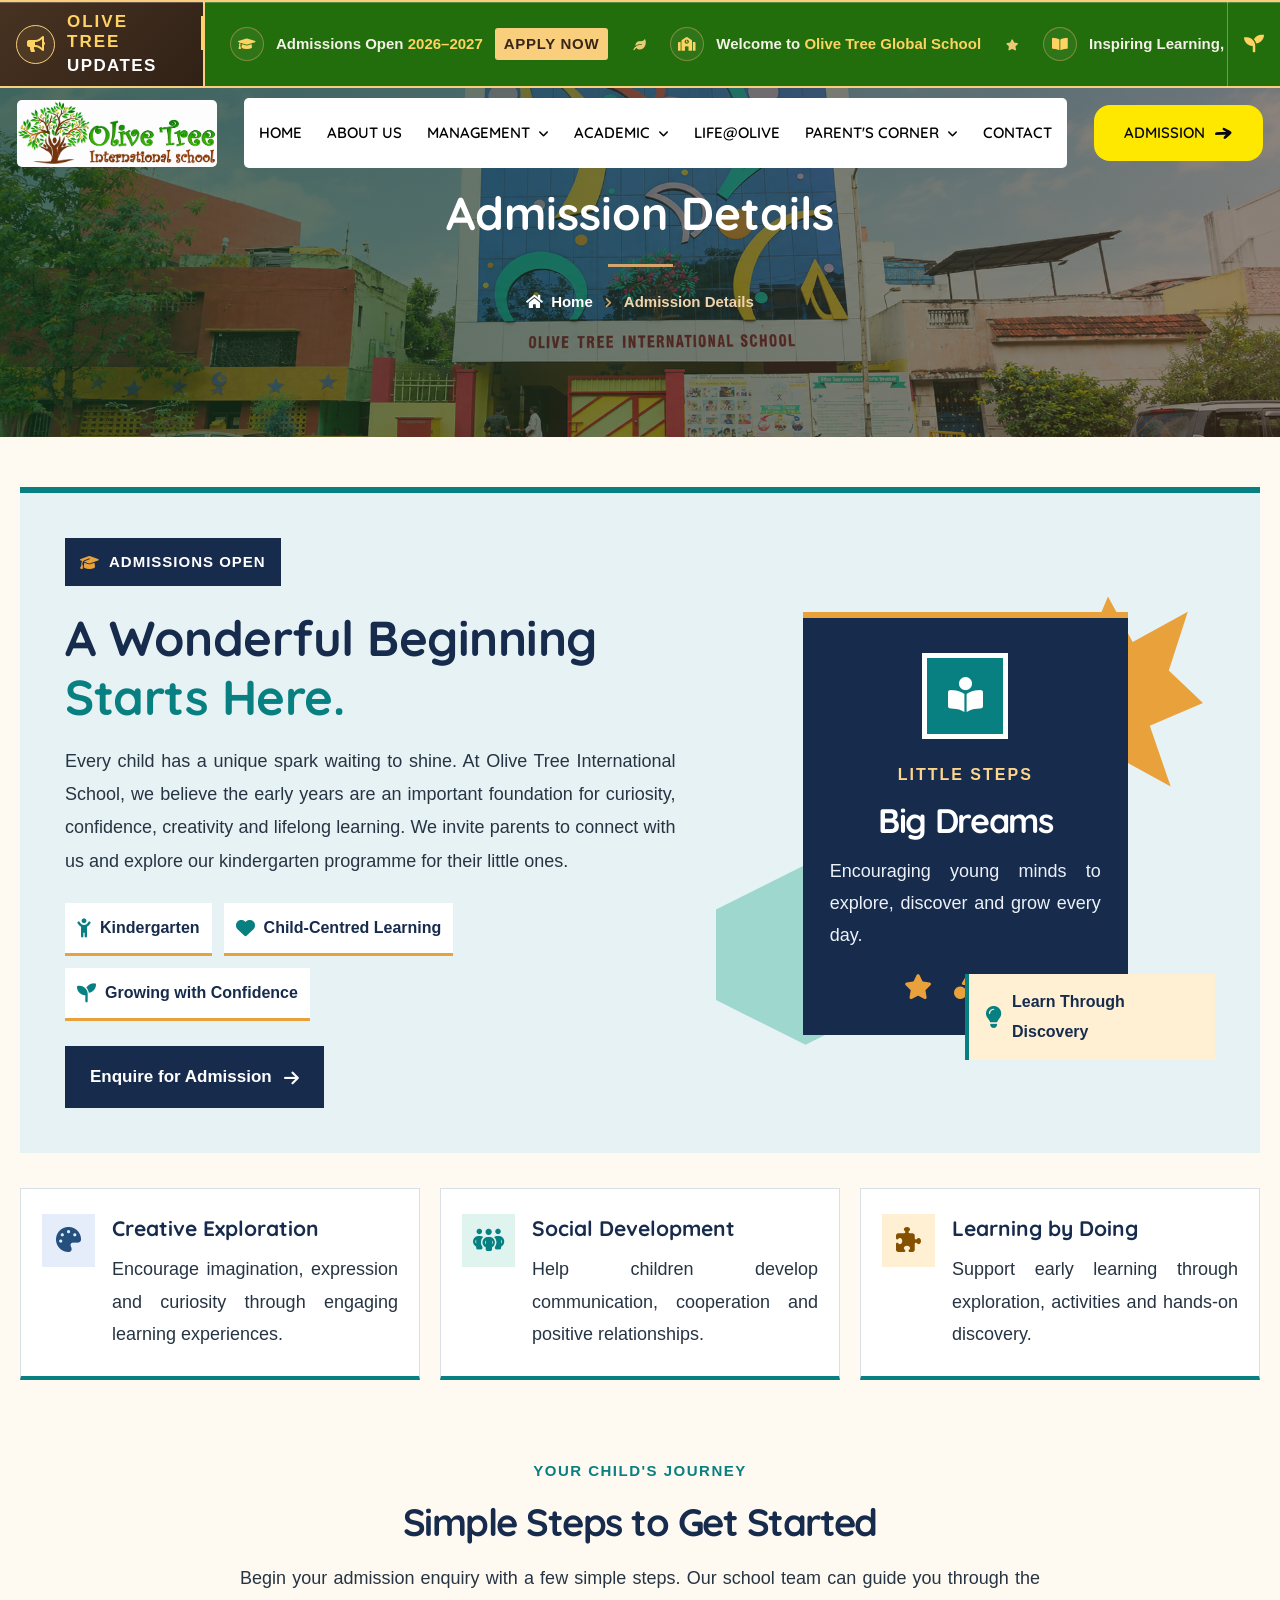
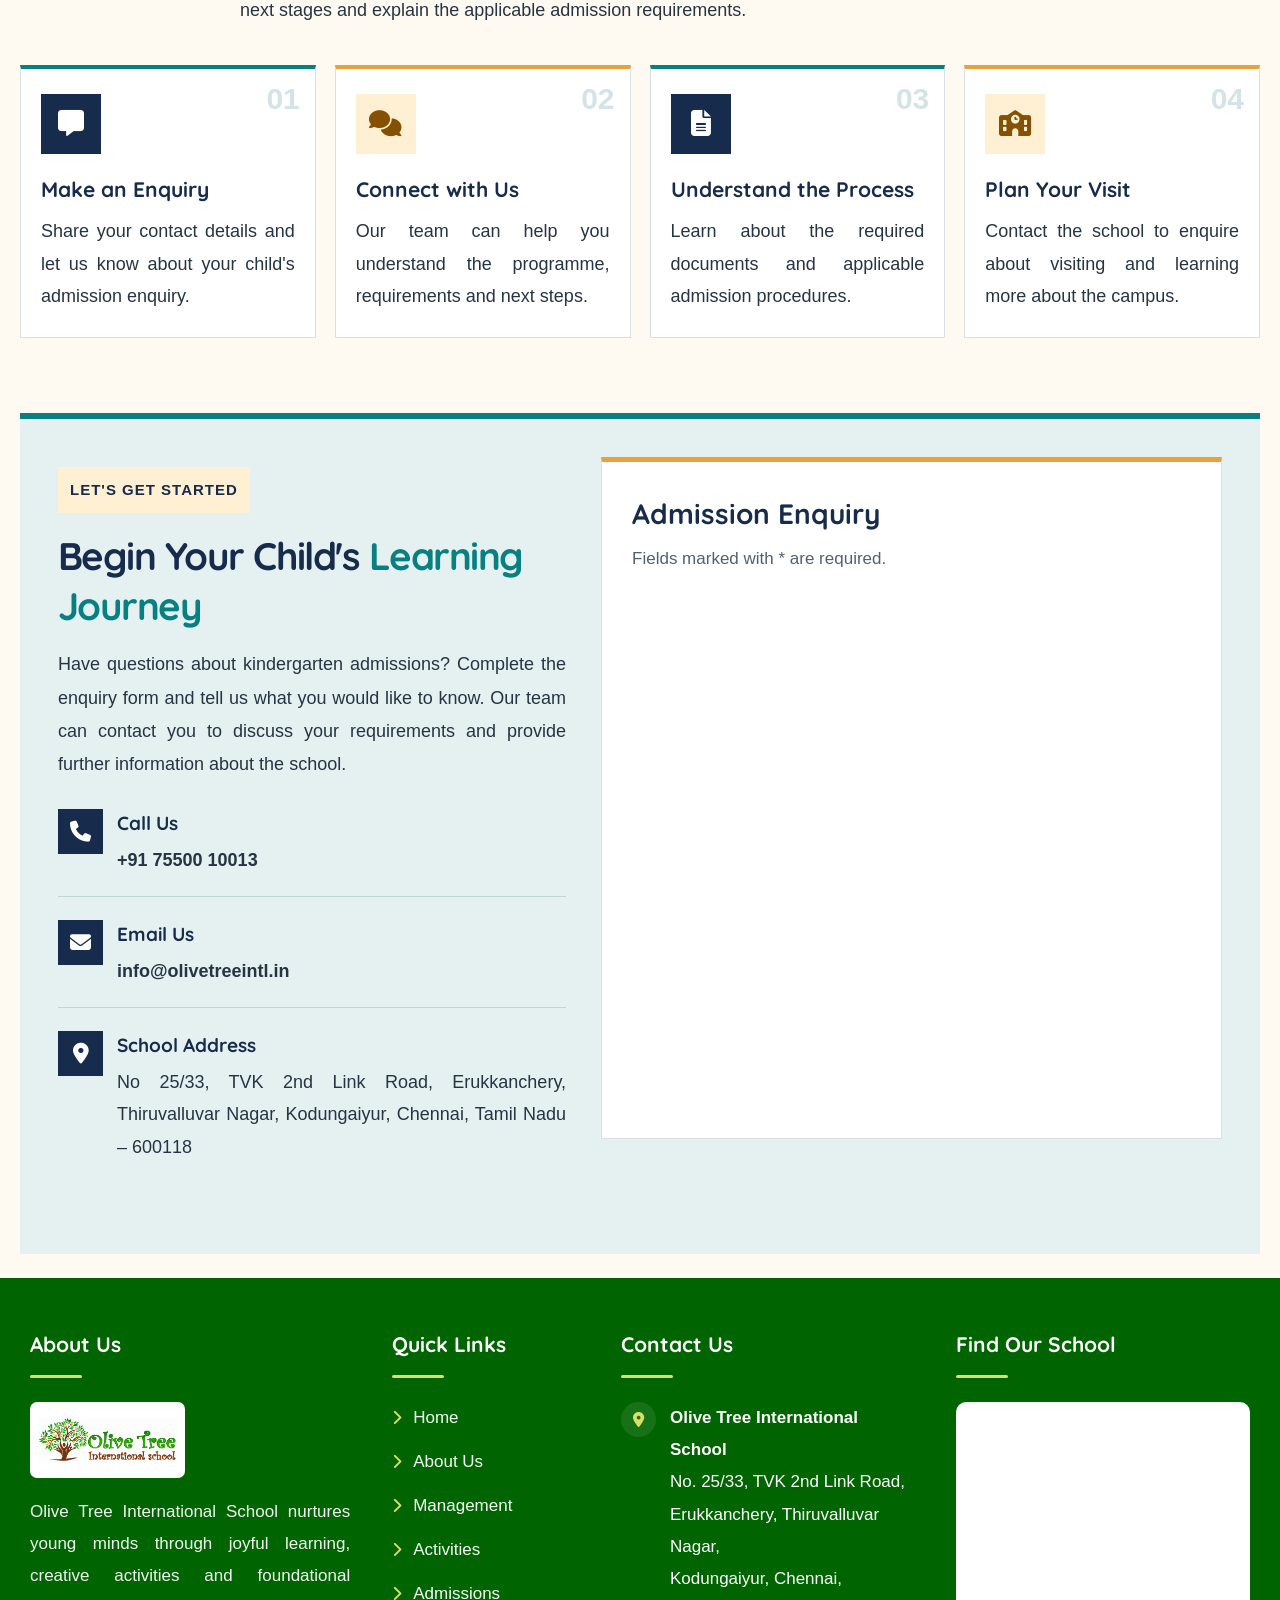
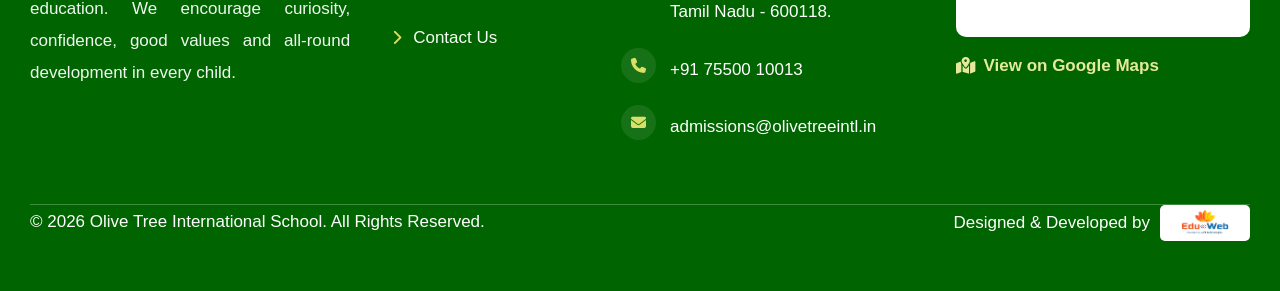
<file: admission.html>
<!DOCTYPE html>
<html lang="en">
<!--<< Header Area >>-->


<head>
       <link rel="stylesheet"
      href="https://cdnjs.cloudflare.com/ajax/libs/font-awesome/6.5.2/css/all.min.css">
    <!-- ========== Meta Tags ========== -->
    <meta charset="UTF-8">
    <meta http-equiv="X-UA-Compatible" content="IE=edge">
    <meta name="viewport" content="width=device-width, initial-scale=1">
    <meta name="author" content="modinatheme">
    <meta name="description" content="OLIVE TREE INTERNATIONAL SCHOOL">
    <!-- ======== Page title ============ -->
    <title>OLIVE TREE INTERNATIONAL SCHOOL</title>
    <!--<< Favicon >>-->
    <link rel="shortcut icon" href="assets/images/gallery1/logo.jpeg">
    <!--<< Bootstrap min.css >>-->
    <link rel="stylesheet" href="assets/css/bootstrap.min.css">
    <!--<< Font Awesome.css >>-->
    <link rel="stylesheet" href="assets/css/font-awesome.css">
    <!--<< Animate.css >>-->
    <link rel="stylesheet" href="assets/css/animate.css">
    <!--<< Magnific Popup.css >>-->
    <link rel="stylesheet" href="assets/css/magnific-popup.css">
    <!--<< MeanMenu.css >>-->
    <link rel="stylesheet" href="assets/css/meanmenu.css">
    <!--<< Odometer.css >>-->
    <link rel="stylesheet" href="assets/css/odometer.css">
    <!--<< Swiper Bundle.css >>-->
    <link rel="stylesheet" href="assets/css/swiper-bundle.min.css">
    <!--<< Nice Select.css >>-->
    <link rel="stylesheet" href="assets/css/nice-select.css">
    <!--<< Icomon.css >>-->
    <link rel="stylesheet" href="assets/css/icomon.css">
    <!--<< Main.css >>-->
    <link rel="stylesheet" href="assets/css/main.css">
    <link rel="stylesheet" href="assets/css/custom.css">
      <link rel="stylesheet" href="assets/css/inner.css">
</head>

<body>

    <!-- Back To Top Start -->
    <button id="back-top" class="back-to-top">
        <i class="far fa-arrow-up"></i>
    </button>


    <!-- Offcanvas Area Start -->
    <div class="fix-area">
        <div class="offcanvas__info">
            <div class="offcanvas__wrapper">
                <div class="offcanvas__content">
                    <div class="offcanvas__top mb-5 d-flex justify-content-between align-items-center">
                        <div class="offcanvas__logo">
                            <a href="index.html">
                                <img src="assets/images/gallery1/logo.jpeg" alt="logo-img">
                            </a>
                        </div>
                        <div class="offcanvas__close">
                            <button>
                                <i class="fas fa-times"></i>
                            </button>
                        </div>
                    </div>

                    <div class="mobile-menu fix mt-3"></div>
                    <div class="social-icon d-flex align-items-center">
                        <a href="javascript:void(0)"><i class="fab fa-facebook-f"></i></a>
                        <a href="javascript:void(0)"><i class="fab fa-twitter"></i></a>
                        <a href="javascript:void(0)"><i class="fab fa-youtube"></i></a>
                        <a href="javascript:void(0)"><i class="fab fa-linkedin-in"></i></a>
                    </div>

                    <a href="admission.html" class="theme-btn">Admission<i class="icon-arrow-icon"></i></a>
                </div>
            </div>
        </div>
    </div>
    <div class="offcanvas__overlay"></div>



    <!-- Header Section Start -->
    <header id="header-sticky" class="header-1 header-2">

        <!-- ==========================================
     OLIVE TREE GLOBAL SCHOOL
     GRAND ANNOUNCEMENT MARQUEE
========================================== -->

        <section class="ot-grand-marquee" aria-label="School announcements">

            <!-- LEFT LABEL -->
            <div class="ot-marquee-label">

                <div class="ot-label-icon">
                    <i class="fas fa-bullhorn"></i>
                </div>

                <div class="ot-label-text">
                    <span class="ot-label-small">OLIVE TREE</span>
                    <span class="ot-label-main">UPDATES</span>
                </div>

                <div class="ot-label-decoration"></div>

            </div>

            <!-- SCROLLING ANNOUNCEMENTS -->
            <div class="ot-marquee-viewport">

                <div class="ot-marquee-track">

                    <!-- GROUP ONE -->
                    <div class="ot-marquee-group">

                        <a href="admissions.html" class="ot-marquee-item">
                            <span class="ot-marquee-icon">
                                <i class="fas fa-graduation-cap"></i>
                            </span>
                            <span class="ot-marquee-message">
                                Admissions Open
                                <strong>2026–2027</strong>
                            </span>
                            <span class="ot-marquee-badge">APPLY NOW</span>
                        </a>

                        <span class="ot-marquee-separator">
                            <i class="fas fa-leaf"></i>
                        </span>

                        <div class="ot-marquee-item">
                            <span class="ot-marquee-icon">
                                <i class="fas fa-school"></i>
                            </span>
                            <span class="ot-marquee-message">
                                Welcome to
                                <strong>Olive Tree Global School</strong>
                            </span>
                        </div>

                        <span class="ot-marquee-separator">
                            <i class="fas fa-star"></i>
                        </span>

                        <div class="ot-marquee-item">
                            <span class="ot-marquee-icon">
                                <i class="fas fa-book-open"></i>
                            </span>
                            <span class="ot-marquee-message">
                                Inspiring Learning,
                                <strong>Building Futures</strong>
                            </span>
                        </div>

                        <span class="ot-marquee-separator">
                            <i class="fas fa-leaf"></i>
                        </span>

                        <div class="ot-marquee-item">
                            <span class="ot-marquee-icon">
                                <i class="fas fa-globe-asia"></i>
                            </span>
                            <span class="ot-marquee-message">
                                <strong>Globe Ready Education</strong>
                                for Tomorrow's Leaders
                            </span>
                        </div>

                        <span class="ot-marquee-separator">
                            <i class="fas fa-star"></i>
                        </span>

                    </div>

                    <!-- GROUP TWO: DUPLICATE FOR CONTINUOUS LOOP -->
                    <div class="ot-marquee-group" aria-hidden="true">

                        <a href="admissions.html" class="ot-marquee-item" tabindex="-1">
                            <span class="ot-marquee-icon">
                                <i class="fas fa-graduation-cap"></i>
                            </span>
                            <span class="ot-marquee-message">
                                Admissions Open
                                <strong>2026–2027</strong>
                            </span>
                            <span class="ot-marquee-badge">APPLY NOW</span>
                        </a>

                        <span class="ot-marquee-separator">
                            <i class="fas fa-leaf"></i>
                        </span>

                        <div class="ot-marquee-item">
                            <span class="ot-marquee-icon">
                                <i class="fas fa-school"></i>
                            </span>
                            <span class="ot-marquee-message">
                                Welcome to
                                <strong>Olive Tree Global School</strong>
                            </span>
                        </div>

                        <span class="ot-marquee-separator">
                            <i class="fas fa-star"></i>
                        </span>

                        <div class="ot-marquee-item">
                            <span class="ot-marquee-icon">
                                <i class="fas fa-book-open"></i>
                            </span>
                            <span class="ot-marquee-message">
                                Inspiring Learning,
                                <strong>Building Futures</strong>
                            </span>
                        </div>

                        <span class="ot-marquee-separator">
                            <i class="fas fa-leaf"></i>
                        </span>

                        <div class="ot-marquee-item">
                            <span class="ot-marquee-icon">
                                <i class="fas fa-globe-asia"></i>
                            </span>
                            <span class="ot-marquee-message">
                                <strong>Globe Ready Education</strong>
                                for Tomorrow's Leaders
                            </span>
                        </div>

                        <span class="ot-marquee-separator">
                            <i class="fas fa-star"></i>
                        </span>

                    </div>

                </div>

            </div>

            <!-- RIGHT DECORATIVE END -->
            <div class="ot-marquee-end">
                <i class="fas fa-seedling"></i>
            </div>

        </section>
               <div class="container">
            <div class="header-main">
                <div class="header-left">
                    <a href="index.html" class="header-logo">
                        <img src="assets/images/gallery1/logo.jpeg" alt="img" 
                    >
                    </a>


                </div>
                <div class="mean__menu-wrapper">
                    <div class="main-menu">
   <nav id="mobile-menu" aria-label="Main Navigation" style="background-color:
    white;padding: 0px 15px;border-radius: 5px;">
    <ul>
        <li>
            <a href="index.html">HOME</a>
        </li>

        <li>
            <a href="about.html">ABOUT US</a>
        </li>

        <!-- MANAGEMENT -->
        <li class="has-dropdown">
            <a href="javascript:void(0);" aria-expanded="false">
                MANAGEMENT
                <i class="fa-solid fa-angle-down menu-arrow"></i>
            </a>

            <ul class="submenu">
                <li><a href="chairman-message.html">Chairman's Message</a></li>
                <li><a href="ceo.html">CEO's Message</a></li>
                <li><a href="correspondent.html">Correspondent's Message</a></li>
            </ul>
        </li>

        <!-- ACADEMIC -->
        <li class="has-dropdown">
            <a href="javascript:void(0);" aria-expanded="false">
                ACADEMIC
                <i class="fa-solid fa-angle-down menu-arrow"></i>
            </a>

            <ul class="submenu">
                <li><a href="lkg.html">Lower Kindergarten (LKG)</a></li>
                <li><a href="ukg.html">Upper Kindergarten (UKG)</a></li>
                <li><a href="teaching-methodology.html">Teaching Methodology</a></li>
            </ul>
        </li>

        <li>
            <a href="life-at-olive.html">LIFE@OLIVE</a>
        </li>

        <!-- PARENT'S CORNER -->
        <li class="has-dropdown">
            <a href="javascript:void(0);" aria-expanded="false">
                PARENT'S CORNER
                <i class="fa-solid fa-angle-down menu-arrow"></i>
            </a>

            <ul class="submenu">
                <li><a href="parent-guidelines.html">Parent Guidelines</a></li>
                <li><a href="school-discipline.html">School Discipline</a></li>
            </ul>
        </li>

        <li>
            <a href="contact.html">CONTACT</a>
        </li>
    </ul>
</nav>

                    </div>
                </div>
                <div class="header-right d-flex justify-content-end align-items-center">

                    <a href="admission.html" class="theme-btn">ADMISSION<i class="icon-arrow-icon"></i></a>
                    <div class="header__hamburger my-auto d-xl-none">
                        <div class="sidebar__toggle">
                            <i class="fal fa-bars"></i>
                        </div>
                    </div>
                </div>
            </div>

        </div>
    </header>

    <!-- Search Start -->
    <div class="search-popup">
        <div class="search-popup__overlay search-toggler"></div>
        <div class="search-popup__content">
            <form role="search" method="get" class="search-popup__form" action="#">
                <input type="text" id="search" name="search" placeholder="Search Here...">
                <button type="submit" aria-label="search submit" class="search-btn">
                    <span><i class="far fa-search"></i></span>
                </button>
            </form>
        </div>
    </div>

    <!-- Sidebar Area Here -->
    <div id="targetElement" class="side_bar slideInRight side_bar_hidden">
        <div class="side_bar_overlay"></div>
        <button id="closeButton" class="x-mark-icon"><i class="fas fa-times"></i></button>
    </div>


<!-- Breadcrumb Section Start -->
<section class="ot-breadcrumb">
    <div class="ot-breadcrumb-container">


        <h1>Admission Details</h1>

        <div class="ot-breadcrumb-line"></div>

        <nav aria-label="Breadcrumb">
            <ol class="ot-breadcrumb-links">
                <li>
                    <a href="index.html">
                        <i class="fas fa-home"></i>
                        Home
                    </a>
                </li>

                <li class="ot-breadcrumb-separator">
                    <i class="fas fa-chevron-right"></i>
                </li>

                <li aria-current="page">
              Admission Details
                </li>
            </ol>
        </nav>

    </div>
</section>
<!-- Breadcrumb Section End -->



<!-- ==========================================
     ADMISSIONS - OLIVE TREE INTERNATIONAL SCHOOL
========================================== -->

<section class="ot-admission" id="admissions">

    <div class="ot-admission-container">

        <!-- INTRODUCTION -->
        <div class="ot-admission-intro">

            <div class="ot-admission-intro-content">

                <span class="ot-admission-label">
                    <i class="fa-solid fa-graduation-cap"></i>
                    ADMISSIONS OPEN
                </span>

                <h1>
                    A Wonderful Beginning
                    <span>Starts Here.</span>
                </h1>

                <p>
                    Every child has a unique spark waiting to shine.
                    At Olive Tree International School, we believe the
                    early years are an important foundation for curiosity,
                    confidence, creativity and lifelong learning. We invite
                    parents to connect with us and explore our kindergarten
                    programme for their little ones.
                </p>

                <div class="ot-admission-intro-points">

                    <div>
                        <i class="fa-solid fa-child-reaching"></i>
                        <span>Kindergarten</span>
                    </div>

                    <div>
                        <i class="fa-solid fa-heart"></i>
                        <span>Child-Centred Learning</span>
                    </div>

                    <div>
                        <i class="fa-solid fa-seedling"></i>
                        <span>Growing with Confidence</span>
                    </div>

                </div>

                <a href="#ot-admission-form" class="ot-admission-cta">
                    Enquire for Admission
                    <i class="fa-solid fa-arrow-right"></i>
                </a>

            </div>

            <div class="ot-admission-intro-art">

                <div class="ot-admission-art-shape ot-art-shape-one"></div>
                <div class="ot-admission-art-shape ot-art-shape-two"></div>

                <div class="ot-admission-art-card">

                    <div class="ot-admission-art-icon">
                        <i class="fa-solid fa-book-open-reader"></i>
                    </div>

                    <span class="ot-art-small-text">
                        LITTLE STEPS
                    </span>

                    <h2>Big Dreams</h2>

                    <p>
                        Encouraging young minds to explore, discover
                        and grow every day.
                    </p>

                    <div class="ot-art-decoration">
                        <i class="fa-solid fa-star"></i>
                        <i class="fa-solid fa-shapes"></i>
                        <i class="fa-solid fa-puzzle-piece"></i>
                    </div>

                </div>

                <div class="ot-admission-floating-note">
                    <i class="fa-solid fa-lightbulb"></i>
                    <span>Learn Through Discovery</span>
                </div>

            </div>

        </div>


        <!-- KINDERGARTEN HIGHLIGHTS -->
        <div class="ot-admission-highlights">

            <div class="ot-admission-highlight">

                <div class="ot-highlight-icon ot-highlight-blue">
                    <i class="fa-solid fa-palette"></i>
                </div>

                <div>
                    <h3>Creative Exploration</h3>
                    <p>
                        Encourage imagination, expression and curiosity
                        through engaging learning experiences.
                    </p>
                </div>

            </div>


            <div class="ot-admission-highlight">

                <div class="ot-highlight-icon ot-highlight-teal">
                    <i class="fa-solid fa-people-group"></i>
                </div>

                <div>
                    <h3>Social Development</h3>
                    <p>
                        Help children develop communication, cooperation
                        and positive relationships.
                    </p>
                </div>

            </div>


            <div class="ot-admission-highlight">

                <div class="ot-highlight-icon ot-highlight-amber">
                    <i class="fa-solid fa-puzzle-piece"></i>
                </div>

                <div>
                    <h3>Learning by Doing</h3>
                    <p>
                        Support early learning through exploration,
                        activities and hands-on discovery.
                    </p>
                </div>

            </div>

        </div>


        <!-- ADMISSION PROCESS -->
        <div class="ot-admission-process">

            <div class="ot-admission-section-heading">

                <span>YOUR CHILD'S JOURNEY</span>

                <h2>Simple Steps to Get Started</h2>

                <p>
                    Begin your admission enquiry with a few simple steps.
                    Our school team can guide you through the next stages
                    and explain the applicable admission requirements.
                </p>

            </div>


            <div class="ot-admission-steps">

                <div class="ot-admission-step">

                    <div class="ot-step-number">01</div>

                    <div class="ot-step-icon">
                        <i class="fa-solid fa-message"></i>
                    </div>

                    <h3>Make an Enquiry</h3>

                    <p>
                        Share your contact details and let us know
                        about your child's admission enquiry.
                    </p>

                </div>


                <div class="ot-admission-step">

                    <div class="ot-step-number">02</div>

                    <div class="ot-step-icon">
                        <i class="fa-solid fa-comments"></i>
                    </div>

                    <h3>Connect with Us</h3>

                    <p>
                        Our team can help you understand the programme,
                        requirements and next steps.
                    </p>

                </div>


                <div class="ot-admission-step">

                    <div class="ot-step-number">03</div>

                    <div class="ot-step-icon">
                        <i class="fa-solid fa-file-lines"></i>
                    </div>

                    <h3>Understand the Process</h3>

                    <p>
                        Learn about the required documents and
                        applicable admission procedures.
                    </p>

                </div>


                <div class="ot-admission-step">

                    <div class="ot-step-number">04</div>

                    <div class="ot-step-icon">
                        <i class="fa-solid fa-school"></i>
                    </div>

                    <h3>Plan Your Visit</h3>

                    <p>
                        Contact the school to enquire about visiting
                        and learning more about the campus.
                    </p>

                </div>

            </div>

        </div>


        <!-- ADMISSION ENQUIRY FORM -->
        <div class="ot-admission-form-section" id="ot-admission-form">

            <div class="ot-admission-form-info">

                <span class="ot-admission-form-tag">
                    LET'S GET STARTED
                </span>

                <h2>
                    Begin Your Child's
                    <span>Learning Journey</span>
                </h2>

                <p>
                    Have questions about kindergarten admissions?
                    Complete the enquiry form and tell us what you
                    would like to know. Our team can contact you to
                    discuss your requirements and provide further
                    information about the school.
                </p>

                <div class="ot-admission-contact-item">

                    <div class="ot-admission-contact-icon">
                        <i class="fa-solid fa-phone"></i>
                    </div>

                    <div>
                        <h4>Call Us</h4>
                        <a href="tel:+917550010013">
                            +91 75500 10013
                        </a>
                    </div>

                </div>


                <div class="ot-admission-contact-item">

                    <div class="ot-admission-contact-icon">
                        <i class="fa-solid fa-envelope"></i>
                    </div>

                    <div>
                        <h4>Email Us</h4>
                        <a href="mailto:info@olivetreeintl.in">
                            info@olivetreeintl.in
                        </a>
                    </div>

                </div>


                <div class="ot-admission-contact-item">

                    <div class="ot-admission-contact-icon">
                        <i class="fa-solid fa-location-dot"></i>
                    </div>

                    <div>
                        <h4>School Address</h4>
                        <p>
                            No 25/33, TVK 2nd Link Road, Erukkanchery,
                            Thiruvalluvar Nagar, Kodungaiyur, Chennai,
                            Tamil Nadu – 600118
                        </p>
                    </div>

                </div>

            </div>


            <div class="ot-admission-form-card">

                <h3>Admission Enquiry</h3>

                <p>
                    Fields marked with * are required.
                </p>

               <iframe aria-label='Admission Form' frameborder="0" style="height:500px;width:99%;border:none;" src='https://forms.zohopublic.in/olivetreeglobal1/form/AdmissionForm/formperma/iGsORpsb5z7Hp-IAwcEkxcXnIX0H8tuFMHjksOH0rJQ' >
</iframe>

            </div>

        </div>


   </div>

</section>


<!-- ================= MODERN FOOTER ================= -->
<footer class="ot-modern-footer" style="margin-top: -2%;">
    <div class="ot-footer-container">

        <!-- ABOUT US -->
        <div class="ot-footer-column ot-footer-about">
            <h3>About Us</h3>
            <span class="ot-footer-line"></span>

            <a href="index.html" class="ot-footer-logo">
                <img src="assets/images/gallery1/logo.jpeg"
                     alt="Olive Tree International School Logo">
            </a>

            <p>
                Olive Tree International School nurtures young minds
                through joyful learning, creative activities and
                foundational education. We encourage curiosity,
                confidence, good values and all-round development
                in every child.
            </p>
        </div>

        <!-- QUICK LINKS -->
              <!-- QUICK LINKS -->
        <div class="ot-footer-column ot-footer-links">
            <h3>Quick Links</h3>
            <span class="ot-footer-line"></span>

            <ul>
                <li><a href="index.html">Home</a></li>
                <li><a href="about.html">About Us</a></li>
                <li><a href="chairman-message.html">Management</a></li>
                <li><a href="teaching-methodology.html">Activities</a></li>
                <li><a href="admission.html">Admissions</a></li>
                <li><a href="contact.html">Contact Us</a></li>
            </ul>
        </div>

        <!-- CONTACT DETAILS -->
        <div class="ot-footer-column ot-footer-contact">
            <h3>Contact Us</h3>
            <span class="ot-footer-line"></span>

            <div class="ot-contact-item">
                <span class="ot-contact-icon">
                    <i class="fa-solid fa-location-dot"></i>
                </span>
                <p>
                    <strong>Olive Tree International School</strong><br>
                    No. 25/33, TVK 2nd Link Road,<br>
                    Erukkanchery, Thiruvalluvar Nagar,<br>
                    Kodungaiyur, Chennai,<br>
                    Tamil Nadu - 600118.
                </p>
            </div>

            <div class="ot-contact-item">
                <span class="ot-contact-icon">
                    <i class="fa-solid fa-phone"></i>
                </span>
                <a href="tel:+917550010013">
                    +91 75500 10013
                </a>
            </div>

            <div class="ot-contact-item">
                <span class="ot-contact-icon">
                    <i class="fa-solid fa-envelope"></i>
                </span>
                <a href="mailto:admissions@olivetreeintl.in">
                   admissions@olivetreeintl.in
                </a>
            </div>
        </div>

        <!-- LOCATION MAP -->
        <div class="ot-footer-column ot-footer-map">
            <h3>Find Our School</h3>
            <span class="ot-footer-line"></span>

            <div class="ot-map-frame">
                <iframe
                    src="https://maps.google.com/maps?q=No%2025%2F33%20TVK%202nd%20Link%20Road%2C%20Kodungaiyur%2C%20Chennai%20600118&t=&z=15&ie=UTF8&iwloc=&output=embed"
                    title="Olive Tree International School Location"
                    loading="lazy"
                    referrerpolicy="no-referrer-when-downgrade"
                    allowfullscreen>
                </iframe>
            </div>

            <a class="ot-map-link"
               href="https://www.google.com/maps/search/?api=1&query=Olive+Tree+International+School+Kodungaiyur+Chennai"
               target="_blank"
               rel="noopener noreferrer">
                <i class="fa-solid fa-map-location-dot"></i>
                View on Google Maps
            </a>
        </div>

    </div>

    <!-- COPYRIGHT -->
    <div class="ot-footer-bottom">
        <p>
            © 2026 Olive Tree International School.
            All Rights Reserved.
        </p>

        <div class="ot-footer-credit">
            <span>Designed &amp; Developed by</span>
            <a href="https://eduweb.co.in/"
               target="_blank"
               rel="noopener noreferrer">
                <img src="assets/images/management/companylogo.png"
                     alt="EduWeb">
            </a>
        </div>
    </div>
</footer>

    <!--<< All JS Plugins >>-->
    <script src="assets/js/jquery-3.7.1.min.js"></script>
    <!--<< Bootstrap Js >>-->
    <script src="assets/js/bootstrap.bundle.min.js"></script>
    <!--<< Nice Select Js >>-->
    <script src="assets/js/jquery.nice-select.min.js"></script>
    <!--<< Odometer Js >>-->
    <script src="assets/js/odometer.min.js"></script>
    <!--<< Appear Js >>-->
    <script src="assets/js/jquery.appear.min.js"></script>
    <!--<< Swiper Slider Js >>-->
    <script src="assets/js/swiper-bundle.min.js"></script>
    <!--<< MeanMenu Js >>-->
    <script src="assets/js/jquery.meanmenu.min.js"></script>
    <!--<< Magnific Popup Js >>-->
    <script src="assets/js/jquery.magnific-popup.min.js"></script>
    <!--<< Wow Animation Js >>-->
    <script src="assets/js/wow.min.js"></script>
    <!--<< Gsap Animation Js >>-->
    <script src="assets/js/gsap.min.js"></script>
    <!--<< ScrollTrigger Js >>-->
    <script src="assets/js/ScrollTrigger.min.js"></script>
    <!--<< SplitText Js >>-->
    <script src="assets/js/SplitText.min.js"></script>
    <!--<< splitType Js >>-->
    <script src="assets/js/splitType.js"></script>
    <!--<< Main.js >>-->
    <script src="assets/js/main.js"></script>
</body>


</html>
</file>
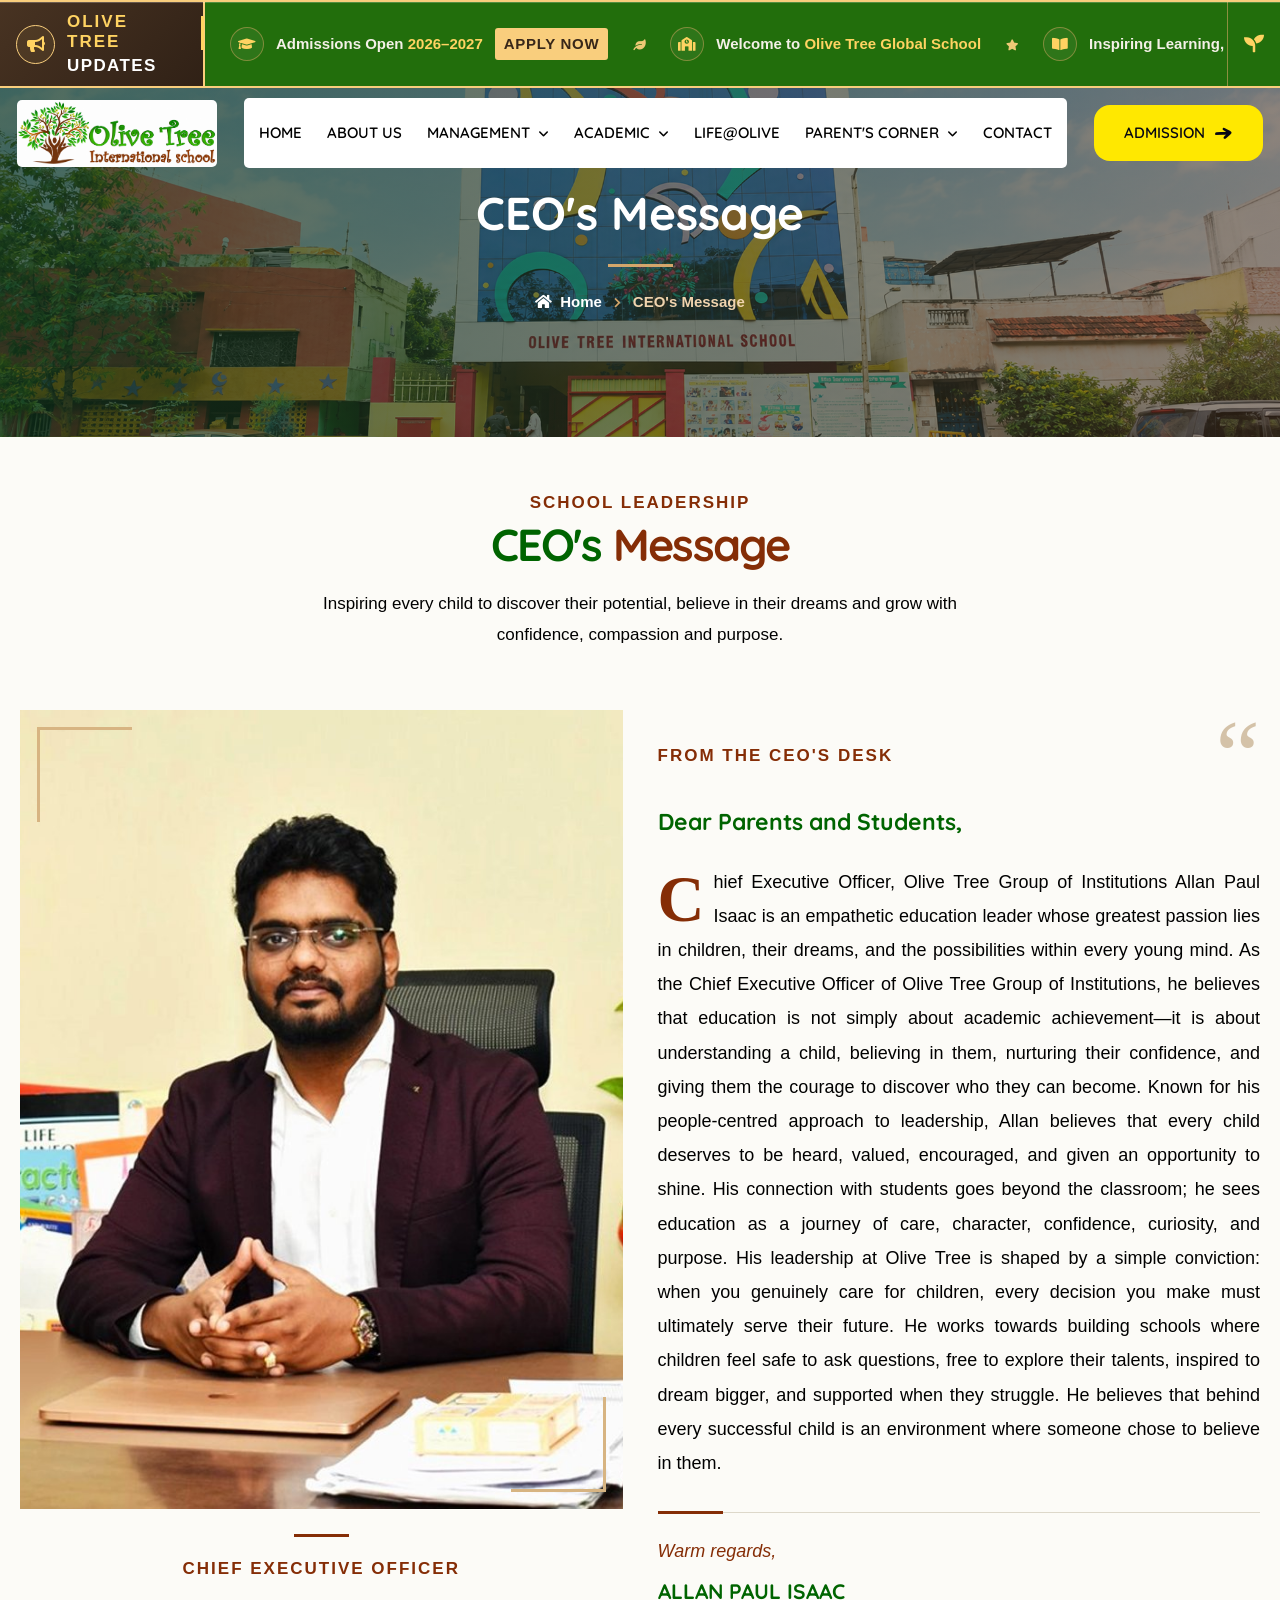
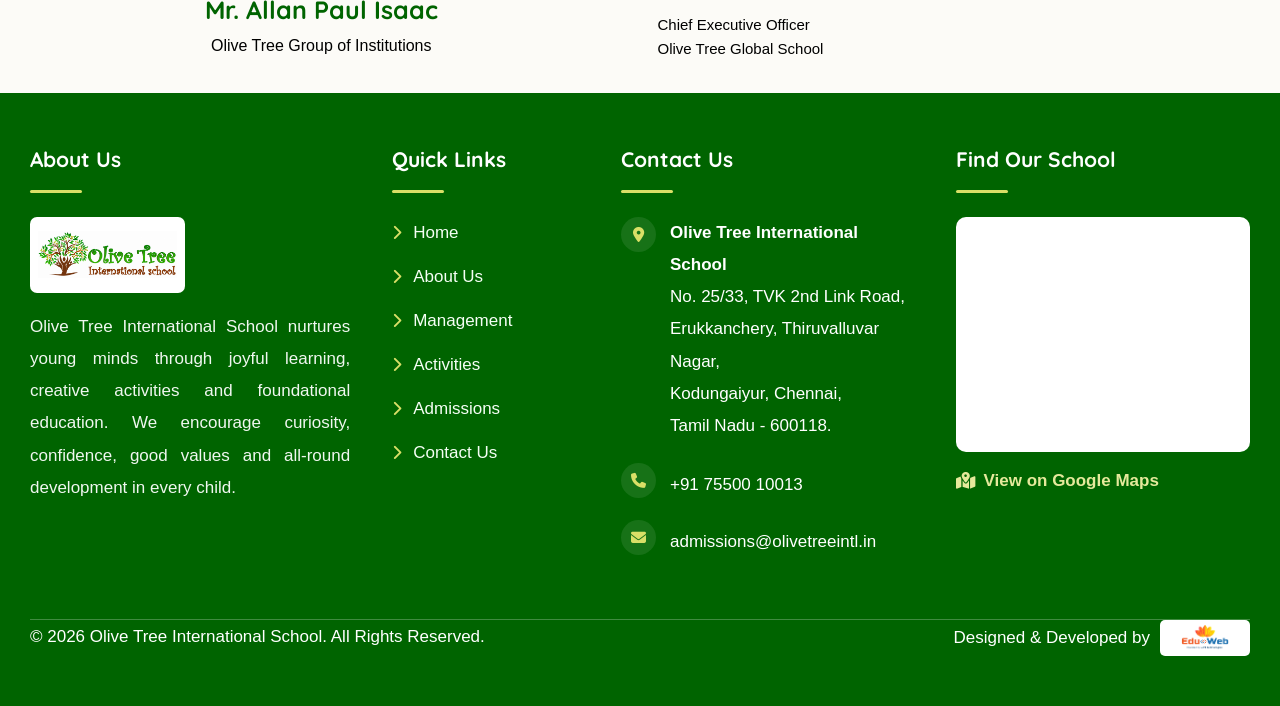
<file: ceo.html>
<!DOCTYPE html>
<html lang="en">
<!--<< Header Area >>-->


<head>
       <link rel="stylesheet"
      href="https://cdnjs.cloudflare.com/ajax/libs/font-awesome/6.5.2/css/all.min.css">
    <!-- ========== Meta Tags ========== -->
    <meta charset="UTF-8">
    <meta http-equiv="X-UA-Compatible" content="IE=edge">
    <meta name="viewport" content="width=device-width, initial-scale=1">
    <meta name="author" content="modinatheme">
    <meta name="description" content="OLIVE TREE INTERNATIONAL SCHOOL">
    <!-- ======== Page title ============ -->
    <title>OLIVE TREE INTERNATIONAL SCHOOL</title>
    <!--<< Favicon >>-->
    <link rel="shortcut icon" href="assets/images/gallery1/logo.jpeg">
    <!--<< Bootstrap min.css >>-->
    <link rel="stylesheet" href="assets/css/bootstrap.min.css">
    <!--<< Font Awesome.css >>-->
    <link rel="stylesheet" href="assets/css/font-awesome.css">
    <!--<< Animate.css >>-->
    <link rel="stylesheet" href="assets/css/animate.css">
    <!--<< Magnific Popup.css >>-->
    <link rel="stylesheet" href="assets/css/magnific-popup.css">
    <!--<< MeanMenu.css >>-->
    <link rel="stylesheet" href="assets/css/meanmenu.css">
    <!--<< Odometer.css >>-->
    <link rel="stylesheet" href="assets/css/odometer.css">
    <!--<< Swiper Bundle.css >>-->
    <link rel="stylesheet" href="assets/css/swiper-bundle.min.css">
    <!--<< Nice Select.css >>-->
    <link rel="stylesheet" href="assets/css/nice-select.css">
    <!--<< Icomon.css >>-->
    <link rel="stylesheet" href="assets/css/icomon.css">
    <!--<< Main.css >>-->
    <link rel="stylesheet" href="assets/css/main.css">
    <link rel="stylesheet" href="assets/css/custom.css">
      <link rel="stylesheet" href="assets/css/inner.css">
</head>

<body>

    <!-- Back To Top Start -->
    <button id="back-top" class="back-to-top">
        <i class="far fa-arrow-up"></i>
    </button>


    <!-- Offcanvas Area Start -->
    <div class="fix-area">
        <div class="offcanvas__info">
            <div class="offcanvas__wrapper">
                <div class="offcanvas__content">
                    <div class="offcanvas__top mb-5 d-flex justify-content-between align-items-center">
                        <div class="offcanvas__logo">
                            <a href="index.html">
                                <img src="assets/images/gallery1/logo.jpeg" alt="logo-img">
                            </a>
                        </div>
                        <div class="offcanvas__close">
                            <button>
                                <i class="fas fa-times"></i>
                            </button>
                        </div>
                    </div>

                    <div class="mobile-menu fix mt-3"></div>
                    <div class="social-icon d-flex align-items-center">
                        <a href="javascript:void(0)"><i class="fab fa-facebook-f"></i></a>
                        <a href="javascript:void(0)"><i class="fab fa-twitter"></i></a>
                        <a href="javascript:void(0)"><i class="fab fa-youtube"></i></a>
                        <a href="javascript:void(0)"><i class="fab fa-linkedin-in"></i></a>
                    </div>

                    <a href="admission.html" class="theme-btn">Admission<i class="icon-arrow-icon"></i></a>
                </div>
            </div>
        </div>
    </div>
    <div class="offcanvas__overlay"></div>



    <!-- Header Section Start -->
    <header id="header-sticky" class="header-1 header-2">

        <!-- ==========================================
     OLIVE TREE GLOBAL SCHOOL
     GRAND ANNOUNCEMENT MARQUEE
========================================== -->

        <section class="ot-grand-marquee" aria-label="School announcements">

            <!-- LEFT LABEL -->
            <div class="ot-marquee-label">

                <div class="ot-label-icon">
                    <i class="fas fa-bullhorn"></i>
                </div>

                <div class="ot-label-text">
                    <span class="ot-label-small">OLIVE TREE</span>
                    <span class="ot-label-main">UPDATES</span>
                </div>

                <div class="ot-label-decoration"></div>

            </div>

            <!-- SCROLLING ANNOUNCEMENTS -->
            <div class="ot-marquee-viewport">

                <div class="ot-marquee-track">

                    <!-- GROUP ONE -->
                    <div class="ot-marquee-group">

                        <a href="admissions.html" class="ot-marquee-item">
                            <span class="ot-marquee-icon">
                                <i class="fas fa-graduation-cap"></i>
                            </span>
                            <span class="ot-marquee-message">
                                Admissions Open
                                <strong>2026–2027</strong>
                            </span>
                            <span class="ot-marquee-badge">APPLY NOW</span>
                        </a>

                        <span class="ot-marquee-separator">
                            <i class="fas fa-leaf"></i>
                        </span>

                        <div class="ot-marquee-item">
                            <span class="ot-marquee-icon">
                                <i class="fas fa-school"></i>
                            </span>
                            <span class="ot-marquee-message">
                                Welcome to
                                <strong>Olive Tree Global School</strong>
                            </span>
                        </div>

                        <span class="ot-marquee-separator">
                            <i class="fas fa-star"></i>
                        </span>

                        <div class="ot-marquee-item">
                            <span class="ot-marquee-icon">
                                <i class="fas fa-book-open"></i>
                            </span>
                            <span class="ot-marquee-message">
                                Inspiring Learning,
                                <strong>Building Futures</strong>
                            </span>
                        </div>

                        <span class="ot-marquee-separator">
                            <i class="fas fa-leaf"></i>
                        </span>

                        <div class="ot-marquee-item">
                            <span class="ot-marquee-icon">
                                <i class="fas fa-globe-asia"></i>
                            </span>
                            <span class="ot-marquee-message">
                                <strong>Globe Ready Education</strong>
                                for Tomorrow's Leaders
                            </span>
                        </div>

                        <span class="ot-marquee-separator">
                            <i class="fas fa-star"></i>
                        </span>

                    </div>

                    <!-- GROUP TWO: DUPLICATE FOR CONTINUOUS LOOP -->
                    <div class="ot-marquee-group" aria-hidden="true">

                        <a href="admissions.html" class="ot-marquee-item" tabindex="-1">
                            <span class="ot-marquee-icon">
                                <i class="fas fa-graduation-cap"></i>
                            </span>
                            <span class="ot-marquee-message">
                                Admissions Open
                                <strong>2026–2027</strong>
                            </span>
                            <span class="ot-marquee-badge">APPLY NOW</span>
                        </a>

                        <span class="ot-marquee-separator">
                            <i class="fas fa-leaf"></i>
                        </span>

                        <div class="ot-marquee-item">
                            <span class="ot-marquee-icon">
                                <i class="fas fa-school"></i>
                            </span>
                            <span class="ot-marquee-message">
                                Welcome to
                                <strong>Olive Tree Global School</strong>
                            </span>
                        </div>

                        <span class="ot-marquee-separator">
                            <i class="fas fa-star"></i>
                        </span>

                        <div class="ot-marquee-item">
                            <span class="ot-marquee-icon">
                                <i class="fas fa-book-open"></i>
                            </span>
                            <span class="ot-marquee-message">
                                Inspiring Learning,
                                <strong>Building Futures</strong>
                            </span>
                        </div>

                        <span class="ot-marquee-separator">
                            <i class="fas fa-leaf"></i>
                        </span>

                        <div class="ot-marquee-item">
                            <span class="ot-marquee-icon">
                                <i class="fas fa-globe-asia"></i>
                            </span>
                            <span class="ot-marquee-message">
                                <strong>Globe Ready Education</strong>
                                for Tomorrow's Leaders
                            </span>
                        </div>

                        <span class="ot-marquee-separator">
                            <i class="fas fa-star"></i>
                        </span>

                    </div>

                </div>

            </div>

            <!-- RIGHT DECORATIVE END -->
            <div class="ot-marquee-end">
                <i class="fas fa-seedling"></i>
            </div>

        </section>
                <div class="container">
            <div class="header-main">
                <div class="header-left">
                    <a href="index.html" class="header-logo">
                        <img src="assets/images/gallery1/logo.jpeg" alt="img" 
                    >
                    </a>


                </div>
                <div class="mean__menu-wrapper">
                    <div class="main-menu">
   <nav id="mobile-menu" aria-label="Main Navigation" style="background-color:
    white;padding: 0px 15px;border-radius: 5px;">
    <ul>
        <li>
            <a href="index.html">HOME</a>
        </li>

        <li>
            <a href="about.html">ABOUT US</a>
        </li>

        <!-- MANAGEMENT -->
        <li class="has-dropdown">
            <a href="javascript:void(0);" aria-expanded="false">
                MANAGEMENT
                <i class="fa-solid fa-angle-down menu-arrow"></i>
            </a>

            <ul class="submenu">
                <li><a href="chairman-message.html">Chairman's Message</a></li>
                <li><a href="ceo.html">CEO's Message</a></li>
                <li><a href="correspondent.html">Correspondent's Message</a></li>
            </ul>
        </li>

        <!-- ACADEMIC -->
        <li class="has-dropdown">
            <a href="javascript:void(0);" aria-expanded="false">
                ACADEMIC
                <i class="fa-solid fa-angle-down menu-arrow"></i>
            </a>

            <ul class="submenu">
                <li><a href="lkg.html">Lower Kindergarten (LKG)</a></li>
                <li><a href="ukg.html">Upper Kindergarten (UKG)</a></li>
                <li><a href="teaching-methodology.html">Teaching Methodology</a></li>
            </ul>
        </li>

        <li>
            <a href="life-at-olive.html">LIFE@OLIVE</a>
        </li>

        <!-- PARENT'S CORNER -->
        <li class="has-dropdown">
            <a href="javascript:void(0);" aria-expanded="false">
                PARENT'S CORNER
                <i class="fa-solid fa-angle-down menu-arrow"></i>
            </a>

            <ul class="submenu">
                <li><a href="parent-guidelines.html">Parent Guidelines</a></li>
                <li><a href="school-discipline.html">School Discipline</a></li>
            </ul>
        </li>

        <li>
            <a href="contact.html">CONTACT</a>
        </li>
    </ul>
</nav>

                    </div>
                </div>
                <div class="header-right d-flex justify-content-end align-items-center">

                    <a href="admission.html" class="theme-btn">ADMISSION<i class="icon-arrow-icon"></i></a>
                    <div class="header__hamburger my-auto d-xl-none">
                        <div class="sidebar__toggle">
                            <i class="fal fa-bars"></i>
                        </div>
                    </div>
                </div>
            </div>

        </div>
    </header>

    <!-- Search Start -->
    <div class="search-popup">
        <div class="search-popup__overlay search-toggler"></div>
        <div class="search-popup__content">
            <form role="search" method="get" class="search-popup__form" action="#">
                <input type="text" id="search" name="search" placeholder="Search Here...">
                <button type="submit" aria-label="search submit" class="search-btn">
                    <span><i class="far fa-search"></i></span>
                </button>
            </form>
        </div>
    </div>

    <!-- Sidebar Area Here -->
    <div id="targetElement" class="side_bar slideInRight side_bar_hidden">
        <div class="side_bar_overlay"></div>
        <button id="closeButton" class="x-mark-icon"><i class="fas fa-times"></i></button>
    </div>


<!-- Breadcrumb Section Start -->
<section class="ot-breadcrumb">
    <div class="ot-breadcrumb-container">

        <h1>CEO's Message</h1>

        <div class="ot-breadcrumb-line"></div>

        <nav aria-label="Breadcrumb">
            <ol class="ot-breadcrumb-links">
                <li>
                    <a href="index.html">
                        <i class="fas fa-home"></i>
                        Home
                    </a>
                </li>

                <li class="ot-breadcrumb-separator">
                    <i class="fas fa-chevron-right"></i>
                </li>

                <li aria-current="page">
                    CEO's Message
                </li>
            </ol>
        </nav>

    </div>
</section>
<!-- Breadcrumb Section End -->


<!-- ==========================================
     OLIVE TREE GLOBAL SCHOOL
     CEO'S MESSAGE - ELEGANT EDITORIAL
========================================== -->

<section class="ot-editorial-chairman" id="ceo-message">

    <div class="ot-editorial-container">

        <!-- SECTION HEADING -->
        <div class="ot-editorial-heading">

            <span class="ot-editorial-overline">
                SCHOOL LEADERSHIP
            </span>

            <h2>
                CEO's <span>Message</span>
            </h2>

            <p>
                Inspiring every child to discover their potential,
                believe in their dreams and grow with confidence,
                compassion and purpose.
            </p>

        </div>

        <!-- TWO COLUMN LAYOUT -->
        <div class="ot-editorial-grid">

            <!-- LEFT IMAGE COLUMN -->
            <div class="ot-editorial-visual">

                <div class="ot-editorial-image-frame">

                    <img
                       src="assets/images/management/ceo2.jpg"
                        alt="Mr. Allan Paul Isaac, Chief Executive Officer of Olive Tree Group of Institutions"
                        class="ot-editorial-image"
                        loading="lazy"
                    >

                </div>

                <!-- CEO PROFILE BELOW IMAGE -->
                <div class="ot-editorial-profile">

                    <div class="ot-editorial-profile-line"></div>

                    <span class="ot-editorial-role">
                        CHIEF EXECUTIVE OFFICER
                    </span>

                    <h3>Mr. Allan Paul Isaac</h3>

                    <p>Olive Tree Group of Institutions</p>

                </div>

            </div>

            <!-- RIGHT CONTENT COLUMN -->
            <div class="ot-editorial-content">

                <div class="ot-editorial-intro">

                    <span class="ot-editorial-overline">
                        FROM THE CEO'S DESK
                    </span>

                    <div class="ot-editorial-quote-symbol">
                        &ldquo;
                    </div>

                </div>

                <h3 class="ot-editorial-greeting">
                    Dear Parents and Students,
                </h3>

                <!-- CEO MESSAGE -->
                <div class="ot-editorial-message">

                    <p>
                        Chief Executive Officer, Olive Tree Group of
                        Institutions Allan Paul Isaac is an empathetic
                        education leader whose greatest passion lies
                        in children, their dreams, and the possibilities
                        within every young mind. As the Chief Executive
                        Officer of Olive Tree Group of Institutions,
                        he believes that education is not simply about
                        academic achievement—it is about understanding
                        a child, believing in them, nurturing their
                        confidence, and giving them the courage to
                        discover who they can become.
              
                        Known for his people-centred approach to
                        leadership, Allan believes that every child
                        deserves to be heard, valued, encouraged,
                        and given an opportunity to shine. His
                        connection with students goes beyond the
                        classroom; he sees education as a journey
                        of care, character, confidence, curiosity,
                        and purpose.
                
                        His leadership at Olive Tree is shaped by a
                        simple conviction: when you genuinely care
                        for children, every decision you make must
                        ultimately serve their future. He works
                        towards building schools where children
                        feel safe to ask questions, free to explore
                        their talents, inspired to dream bigger,
                        and supported when they struggle. He
                        believes that behind every successful
                        child is an environment where someone
                        chose to believe in them.
                     
                    </p>
                  
                </div>

                <!-- SIGNATURE -->
                <div class="ot-editorial-signature">

                    <div class="ot-editorial-signature-line"></div>

                    <span class="ot-editorial-warm">
                        Warm regards,
                    </span>

                    <h4>ALLAN PAUL ISAAC</h4>

                    <p>
                        Chief Executive Officer<br>
                        Olive Tree Global School
                    </p>

                </div>

            </div>

        </div>

    </div>

</section>

<!-- CEO'S MESSAGE END -->

<!-- ================= MODERN FOOTER ================= -->
<footer class="ot-modern-footer" style="margin-top: -2%;">
    <div class="ot-footer-container">

        <!-- ABOUT US -->
        <div class="ot-footer-column ot-footer-about">
            <h3>About Us</h3>
            <span class="ot-footer-line"></span>

            <a href="index.html" class="ot-footer-logo">
                <img src="assets/images/gallery1/logo.jpeg"
                     alt="Olive Tree International School Logo">
            </a>

            <p>
                Olive Tree International School nurtures young minds
                through joyful learning, creative activities and
                foundational education. We encourage curiosity,
                confidence, good values and all-round development
                in every child.
            </p>
        </div>

              <!-- QUICK LINKS -->
        <div class="ot-footer-column ot-footer-links">
            <h3>Quick Links</h3>
            <span class="ot-footer-line"></span>

            <ul>
                <li><a href="index.html">Home</a></li>
                <li><a href="about.html">About Us</a></li>
                <li><a href="chairman-message.html">Management</a></li>
                <li><a href="teaching-methodology.html">Activities</a></li>
                <li><a href="admission.html">Admissions</a></li>
                <li><a href="contact.html">Contact Us</a></li>
            </ul>
        </div>

        <!-- CONTACT DETAILS -->
        <div class="ot-footer-column ot-footer-contact">
            <h3>Contact Us</h3>
            <span class="ot-footer-line"></span>

            <div class="ot-contact-item">
                <span class="ot-contact-icon">
                    <i class="fa-solid fa-location-dot"></i>
                </span>
                <p>
                    <strong>Olive Tree International School</strong><br>
                    No. 25/33, TVK 2nd Link Road,<br>
                    Erukkanchery, Thiruvalluvar Nagar,<br>
                    Kodungaiyur, Chennai,<br>
                    Tamil Nadu - 600118.
                </p>
            </div>

            <div class="ot-contact-item">
                <span class="ot-contact-icon">
                    <i class="fa-solid fa-phone"></i>
                </span>
                <a href="tel:+917550010013">
                    +91 75500 10013
                </a>
            </div>

            <div class="ot-contact-item">
                <span class="ot-contact-icon">
                    <i class="fa-solid fa-envelope"></i>
                </span>
                <a href="mailto:admissions@olivetreeintl.in">
                   admissions@olivetreeintl.in
                </a>
            </div>
        </div>

        <!-- LOCATION MAP -->
        <div class="ot-footer-column ot-footer-map">
            <h3>Find Our School</h3>
            <span class="ot-footer-line"></span>

            <div class="ot-map-frame">
                <iframe
                    src="https://maps.google.com/maps?q=No%2025%2F33%20TVK%202nd%20Link%20Road%2C%20Kodungaiyur%2C%20Chennai%20600118&t=&z=15&ie=UTF8&iwloc=&output=embed"
                    title="Olive Tree International School Location"
                    loading="lazy"
                    referrerpolicy="no-referrer-when-downgrade"
                    allowfullscreen>
                </iframe>
            </div>

            <a class="ot-map-link"
               href="https://www.google.com/maps/search/?api=1&query=Olive+Tree+International+School+Kodungaiyur+Chennai"
               target="_blank"
               rel="noopener noreferrer">
                <i class="fa-solid fa-map-location-dot"></i>
                View on Google Maps
            </a>
        </div>

    </div>

    <!-- COPYRIGHT -->
    <div class="ot-footer-bottom">
        <p>
            © 2026 Olive Tree International School.
            All Rights Reserved.
        </p>

        <div class="ot-footer-credit">
            <span>Designed &amp; Developed by</span>
            <a href="https://eduweb.co.in/"
               target="_blank"
               rel="noopener noreferrer">
                <img src="assets/images/management/companylogo.png"
                     alt="EduWeb">
            </a>
        </div>
    </div>
</footer>

    <!--<< All JS Plugins >>-->
    <script src="assets/js/jquery-3.7.1.min.js"></script>
    <!--<< Bootstrap Js >>-->
    <script src="assets/js/bootstrap.bundle.min.js"></script>
    <!--<< Nice Select Js >>-->
    <script src="assets/js/jquery.nice-select.min.js"></script>
    <!--<< Odometer Js >>-->
    <script src="assets/js/odometer.min.js"></script>
    <!--<< Appear Js >>-->
    <script src="assets/js/jquery.appear.min.js"></script>
    <!--<< Swiper Slider Js >>-->
    <script src="assets/js/swiper-bundle.min.js"></script>
    <!--<< MeanMenu Js >>-->
    <script src="assets/js/jquery.meanmenu.min.js"></script>
    <!--<< Magnific Popup Js >>-->
    <script src="assets/js/jquery.magnific-popup.min.js"></script>
    <!--<< Wow Animation Js >>-->
    <script src="assets/js/wow.min.js"></script>
    <!--<< Gsap Animation Js >>-->
    <script src="assets/js/gsap.min.js"></script>
    <!--<< ScrollTrigger Js >>-->
    <script src="assets/js/ScrollTrigger.min.js"></script>
    <!--<< SplitText Js >>-->
    <script src="assets/js/SplitText.min.js"></script>
    <!--<< splitType Js >>-->
    <script src="assets/js/splitType.js"></script>
    <!--<< Main.js >>-->
    <script src="assets/js/main.js"></script>
</body>


</html>
</file>
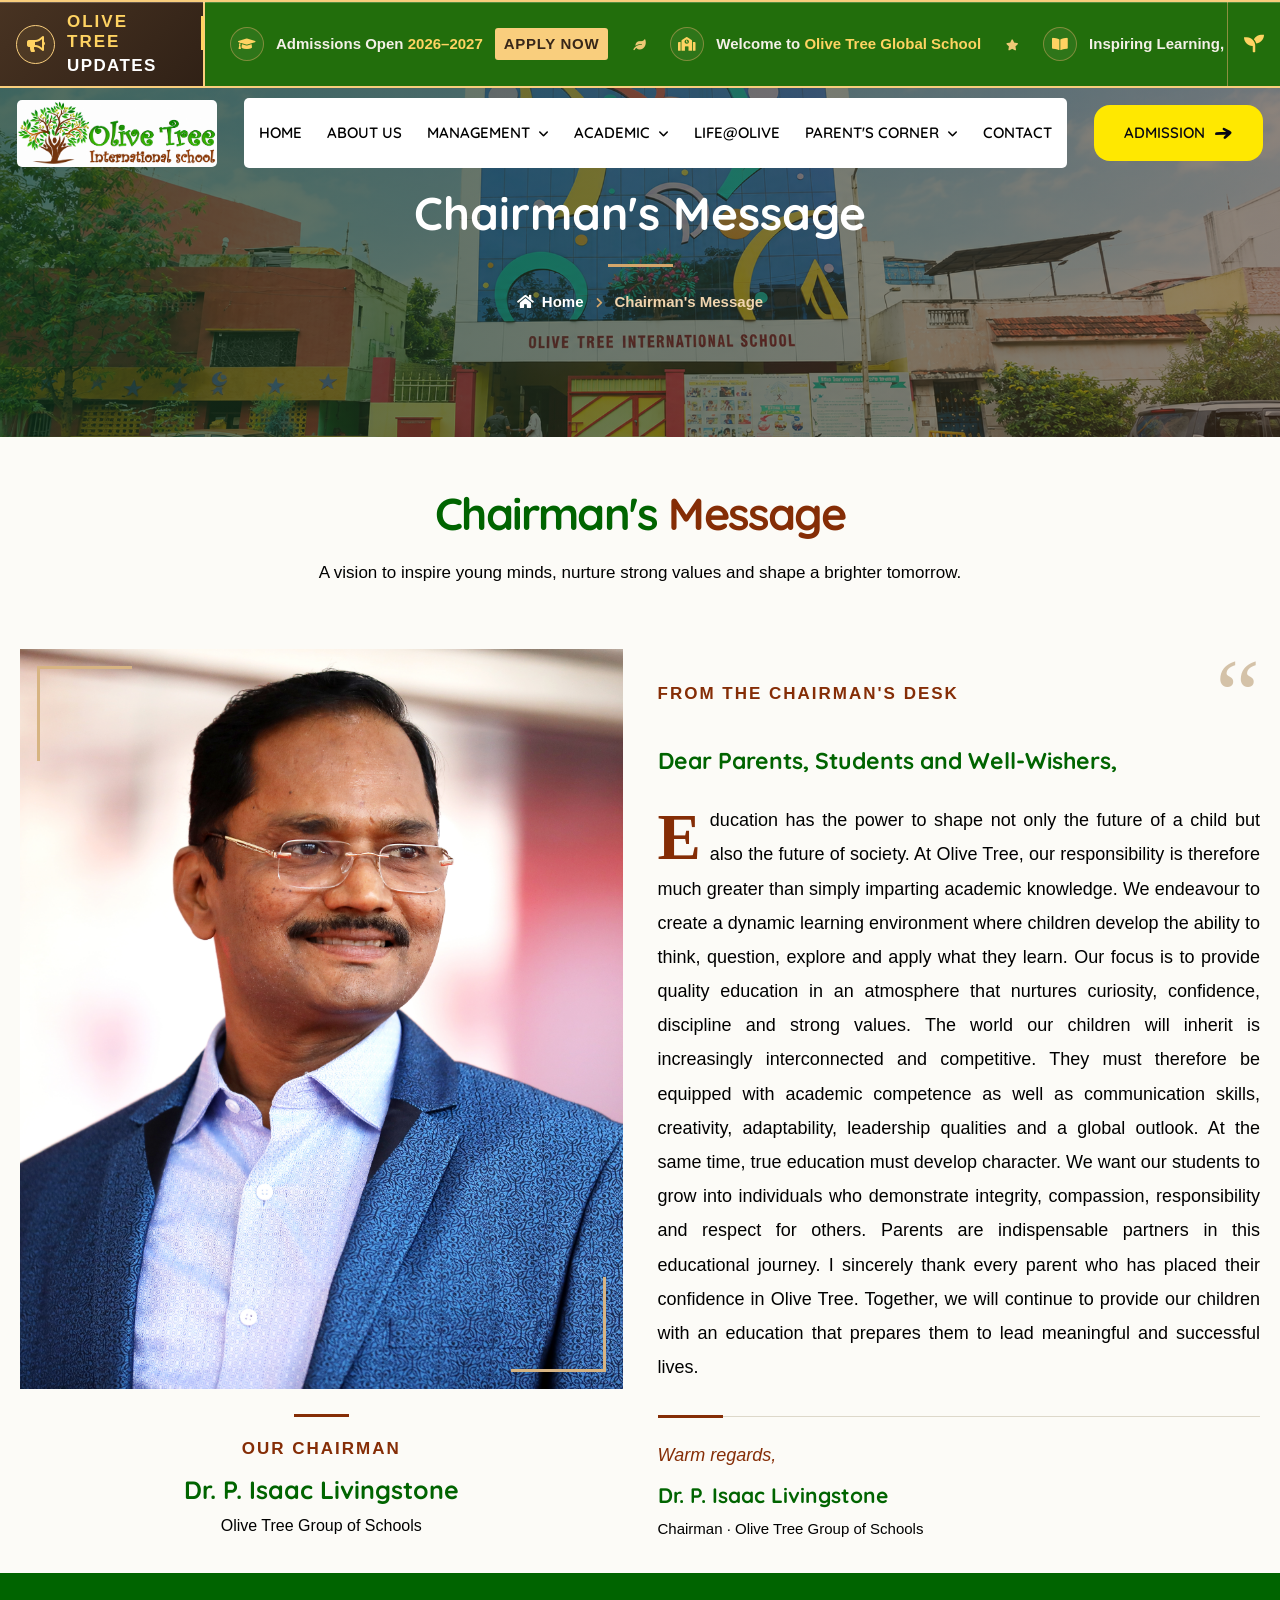
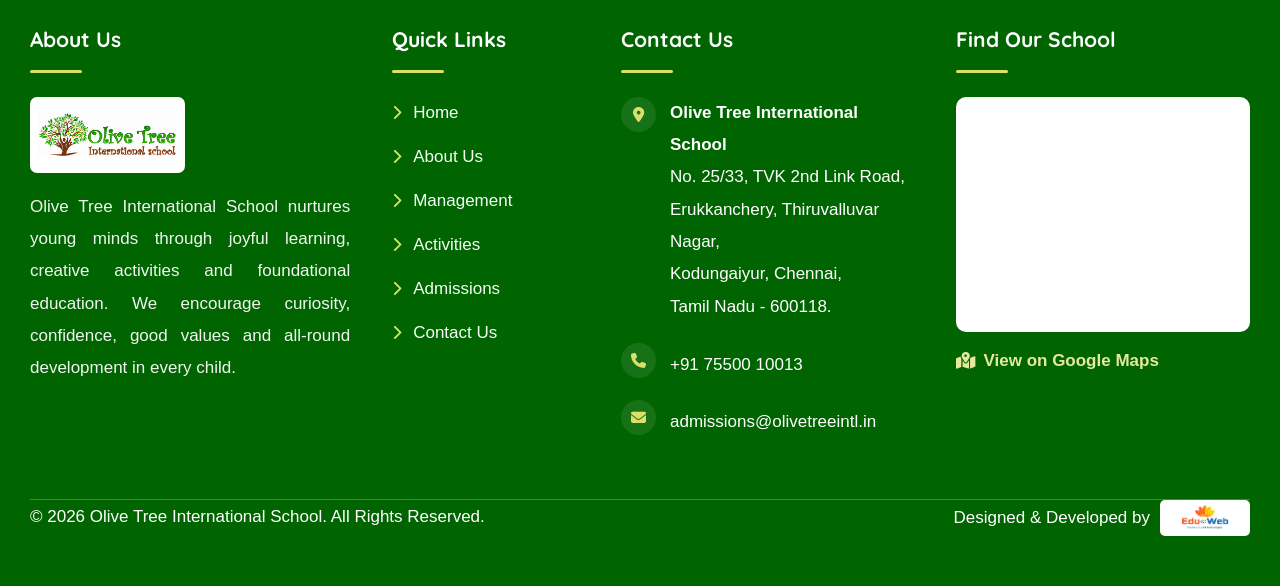
<file: chairman-message.html>
<!DOCTYPE html>
<html lang="en">
<!--<< Header Area >>-->


<head>
       <link rel="stylesheet"
      href="https://cdnjs.cloudflare.com/ajax/libs/font-awesome/6.5.2/css/all.min.css">
    <!-- ========== Meta Tags ========== -->
    <meta charset="UTF-8">
    <meta http-equiv="X-UA-Compatible" content="IE=edge">
    <meta name="viewport" content="width=device-width, initial-scale=1">
    <meta name="author" content="modinatheme">
    <meta name="description" content="OLIVE TREE INTERNATIONAL SCHOOL">
    <!-- ======== Page title ============ -->
    <title>OLIVE TREE INTERNATIONAL SCHOOL</title>
    <!--<< Favicon >>-->
    <link rel="shortcut icon" href="assets/images/gallery1/logo.jpeg">
    <!--<< Bootstrap min.css >>-->
    <link rel="stylesheet" href="assets/css/bootstrap.min.css">
    <!--<< Font Awesome.css >>-->
    <link rel="stylesheet" href="assets/css/font-awesome.css">
    <!--<< Animate.css >>-->
    <link rel="stylesheet" href="assets/css/animate.css">
    <!--<< Magnific Popup.css >>-->
    <link rel="stylesheet" href="assets/css/magnific-popup.css">
    <!--<< MeanMenu.css >>-->
    <link rel="stylesheet" href="assets/css/meanmenu.css">
    <!--<< Odometer.css >>-->
    <link rel="stylesheet" href="assets/css/odometer.css">
    <!--<< Swiper Bundle.css >>-->
    <link rel="stylesheet" href="assets/css/swiper-bundle.min.css">
    <!--<< Nice Select.css >>-->
    <link rel="stylesheet" href="assets/css/nice-select.css">
    <!--<< Icomon.css >>-->
    <link rel="stylesheet" href="assets/css/icomon.css">
    <!--<< Main.css >>-->
    <link rel="stylesheet" href="assets/css/main.css">
    <link rel="stylesheet" href="assets/css/custom.css">
      <link rel="stylesheet" href="assets/css/inner.css">
</head>

<body>

    <!-- Back To Top Start -->
    <button id="back-top" class="back-to-top">
        <i class="far fa-arrow-up"></i>
    </button>


    <!-- Offcanvas Area Start -->
    <div class="fix-area">
        <div class="offcanvas__info">
            <div class="offcanvas__wrapper">
                <div class="offcanvas__content">
                    <div class="offcanvas__top mb-5 d-flex justify-content-between align-items-center">
                        <div class="offcanvas__logo">
                            <a href="index.html">
                                <img src="assets/images/gallery1/logo.jpeg" alt="logo-img">
                            </a>
                        </div>
                        <div class="offcanvas__close">
                            <button>
                                <i class="fas fa-times"></i>
                            </button>
                        </div>
                    </div>

                    <div class="mobile-menu fix mt-3"></div>
                    <div class="social-icon d-flex align-items-center">
                        <a href="javascript:void(0)"><i class="fab fa-facebook-f"></i></a>
                        <a href="javascript:void(0)"><i class="fab fa-twitter"></i></a>
                        <a href="javascript:void(0)"><i class="fab fa-youtube"></i></a>
                        <a href="javascript:void(0)"><i class="fab fa-linkedin-in"></i></a>
                    </div>

                    <a href="admission.html" class="theme-btn">Admission<i class="icon-arrow-icon"></i></a>
                </div>
            </div>
        </div>
    </div>
    <div class="offcanvas__overlay"></div>



    <!-- Header Section Start -->
    <header id="header-sticky" class="header-1 header-2">

        <!-- ==========================================
     OLIVE TREE GLOBAL SCHOOL
     GRAND ANNOUNCEMENT MARQUEE
========================================== -->

        <section class="ot-grand-marquee" aria-label="School announcements">

            <!-- LEFT LABEL -->
            <div class="ot-marquee-label">

                <div class="ot-label-icon">
                    <i class="fas fa-bullhorn"></i>
                </div>

                <div class="ot-label-text">
                    <span class="ot-label-small">OLIVE TREE</span>
                    <span class="ot-label-main">UPDATES</span>
                </div>

                <div class="ot-label-decoration"></div>

            </div>

            <!-- SCROLLING ANNOUNCEMENTS -->
            <div class="ot-marquee-viewport">

                <div class="ot-marquee-track">

                    <!-- GROUP ONE -->
                    <div class="ot-marquee-group">

                        <a href="admissions.html" class="ot-marquee-item">
                            <span class="ot-marquee-icon">
                                <i class="fas fa-graduation-cap"></i>
                            </span>
                            <span class="ot-marquee-message">
                                Admissions Open
                                <strong>2026–2027</strong>
                            </span>
                            <span class="ot-marquee-badge">APPLY NOW</span>
                        </a>

                        <span class="ot-marquee-separator">
                            <i class="fas fa-leaf"></i>
                        </span>

                        <div class="ot-marquee-item">
                            <span class="ot-marquee-icon">
                                <i class="fas fa-school"></i>
                            </span>
                            <span class="ot-marquee-message">
                                Welcome to
                                <strong>Olive Tree Global School</strong>
                            </span>
                        </div>

                        <span class="ot-marquee-separator">
                            <i class="fas fa-star"></i>
                        </span>

                        <div class="ot-marquee-item">
                            <span class="ot-marquee-icon">
                                <i class="fas fa-book-open"></i>
                            </span>
                            <span class="ot-marquee-message">
                                Inspiring Learning,
                                <strong>Building Futures</strong>
                            </span>
                        </div>

                        <span class="ot-marquee-separator">
                            <i class="fas fa-leaf"></i>
                        </span>

                        <div class="ot-marquee-item">
                            <span class="ot-marquee-icon">
                                <i class="fas fa-globe-asia"></i>
                            </span>
                            <span class="ot-marquee-message">
                                <strong>Globe Ready Education</strong>
                                for Tomorrow's Leaders
                            </span>
                        </div>

                        <span class="ot-marquee-separator">
                            <i class="fas fa-star"></i>
                        </span>

                    </div>

                    <!-- GROUP TWO: DUPLICATE FOR CONTINUOUS LOOP -->
                    <div class="ot-marquee-group" aria-hidden="true">

                        <a href="admissions.html" class="ot-marquee-item" tabindex="-1">
                            <span class="ot-marquee-icon">
                                <i class="fas fa-graduation-cap"></i>
                            </span>
                            <span class="ot-marquee-message">
                                Admissions Open
                                <strong>2026–2027</strong>
                            </span>
                            <span class="ot-marquee-badge">APPLY NOW</span>
                        </a>

                        <span class="ot-marquee-separator">
                            <i class="fas fa-leaf"></i>
                        </span>

                        <div class="ot-marquee-item">
                            <span class="ot-marquee-icon">
                                <i class="fas fa-school"></i>
                            </span>
                            <span class="ot-marquee-message">
                                Welcome to
                                <strong>Olive Tree Global School</strong>
                            </span>
                        </div>

                        <span class="ot-marquee-separator">
                            <i class="fas fa-star"></i>
                        </span>

                        <div class="ot-marquee-item">
                            <span class="ot-marquee-icon">
                                <i class="fas fa-book-open"></i>
                            </span>
                            <span class="ot-marquee-message">
                                Inspiring Learning,
                                <strong>Building Futures</strong>
                            </span>
                        </div>

                        <span class="ot-marquee-separator">
                            <i class="fas fa-leaf"></i>
                        </span>

                        <div class="ot-marquee-item">
                            <span class="ot-marquee-icon">
                                <i class="fas fa-globe-asia"></i>
                            </span>
                            <span class="ot-marquee-message">
                                <strong>Globe Ready Education</strong>
                                for Tomorrow's Leaders
                            </span>
                        </div>

                        <span class="ot-marquee-separator">
                            <i class="fas fa-star"></i>
                        </span>

                    </div>

                </div>

            </div>

            <!-- RIGHT DECORATIVE END -->
            <div class="ot-marquee-end">
                <i class="fas fa-seedling"></i>
            </div>

        </section>
               <div class="container">
            <div class="header-main">
                <div class="header-left">
                    <a href="index.html" class="header-logo">
                        <img src="assets/images/gallery1/logo.jpeg" alt="img" 
                    >
                    </a>


                </div>
                <div class="mean__menu-wrapper">
                    <div class="main-menu">
   <nav id="mobile-menu" aria-label="Main Navigation" style="background-color:
    white;padding: 0px 15px;border-radius: 5px;">
    <ul>
        <li>
            <a href="index.html">HOME</a>
        </li>

        <li>
            <a href="about.html">ABOUT US</a>
        </li>

        <!-- MANAGEMENT -->
        <li class="has-dropdown">
            <a href="javascript:void(0);" aria-expanded="false">
                MANAGEMENT
                <i class="fa-solid fa-angle-down menu-arrow"></i>
            </a>

            <ul class="submenu">
                <li><a href="chairman-message.html">Chairman's Message</a></li>
                <li><a href="ceo.html">CEO's Message</a></li>
                <li><a href="correspondent.html">Correspondent's Message</a></li>
            </ul>
        </li>

        <!-- ACADEMIC -->
        <li class="has-dropdown">
            <a href="javascript:void(0);" aria-expanded="false">
                ACADEMIC
                <i class="fa-solid fa-angle-down menu-arrow"></i>
            </a>

            <ul class="submenu">
                <li><a href="lkg.html">Lower Kindergarten (LKG)</a></li>
                <li><a href="ukg.html">Upper Kindergarten (UKG)</a></li>
                <li><a href="teaching-methodology.html">Teaching Methodology</a></li>
            </ul>
        </li>

        <li>
            <a href="life-at-olive.html">LIFE@OLIVE</a>
        </li>

        <!-- PARENT'S CORNER -->
        <li class="has-dropdown">
            <a href="javascript:void(0);" aria-expanded="false">
                PARENT'S CORNER
                <i class="fa-solid fa-angle-down menu-arrow"></i>
            </a>

            <ul class="submenu">
                <li><a href="parent-guidelines.html">Parent Guidelines</a></li>
                <li><a href="school-discipline.html">School Discipline</a></li>
            </ul>
        </li>

        <li>
            <a href="contact.html">CONTACT</a>
        </li>
    </ul>
</nav>

                    </div>
                </div>
                <div class="header-right d-flex justify-content-end align-items-center">

                    <a href="admission.html" class="theme-btn">ADMISSION<i class="icon-arrow-icon"></i></a>
                    <div class="header__hamburger my-auto d-xl-none">
                        <div class="sidebar__toggle">
                            <i class="fal fa-bars"></i>
                        </div>
                    </div>
                </div>
            </div>

        </div>
    </header>

    <!-- Search Start -->
    <div class="search-popup">
        <div class="search-popup__overlay search-toggler"></div>
        <div class="search-popup__content">
            <form role="search" method="get" class="search-popup__form" action="#">
                <input type="text" id="search" name="search" placeholder="Search Here...">
                <button type="submit" aria-label="search submit" class="search-btn">
                    <span><i class="far fa-search"></i></span>
                </button>
            </form>
        </div>
    </div>

    <!-- Sidebar Area Here -->
    <div id="targetElement" class="side_bar slideInRight side_bar_hidden">
        <div class="side_bar_overlay"></div>
        <button id="closeButton" class="x-mark-icon"><i class="fas fa-times"></i></button>
    </div>


<!-- Breadcrumb Section Start -->
<section class="ot-breadcrumb">
    <div class="ot-breadcrumb-container">

 
        <h1> Chairman's Message</h1>

        <div class="ot-breadcrumb-line"></div>

        <nav aria-label="Breadcrumb">
            <ol class="ot-breadcrumb-links">
                <li>
                    <a href="index.html">
                        <i class="fas fa-home"></i>
                        Home
                    </a>
                </li>

                <li class="ot-breadcrumb-separator">
                    <i class="fas fa-chevron-right"></i>
                </li>

                <li aria-current="page">
                Chairman's Message
                </li>
            </ol>
        </nav>

    </div>
</section>
<!-- Breadcrumb Section End -->

<!-- ==========================================
     OLIVE TREE GLOBAL SCHOOL
     CHAIRMAN'S MESSAGE - ELEGANT EDITORIAL
========================================== -->

<section class="ot-editorial-chairman" id="chairman-message">

    <div class="ot-editorial-container">

        <!-- SECTION HEADING -->
        <div class="ot-editorial-heading">

    

            <h2>
                Chairman's <span>Message</span>
            </h2>

            <p>
                A vision to inspire young minds, nurture strong
                values and shape a brighter tomorrow.
            </p>

        </div>

        <!-- TWO COLUMN LAYOUT -->
        <div class="ot-editorial-grid">

            <!-- LEFT IMAGE COLUMN -->
            <div class="ot-editorial-visual">

                <div class="ot-editorial-image-frame">

                    <img
                        src="assets/images/management/chair.jpeg"
                        alt="Dr. P. Isaac Livingstone, Chairman of Olive Tree Group of Schools"
                        class="ot-editorial-image"
                        loading="lazy"
                    >

                </div>

                <!-- NAME BELOW IMAGE -->
                <div class="ot-editorial-profile">

                    <div class="ot-editorial-profile-line"></div>

                    <span class="ot-editorial-role">
                        OUR CHAIRMAN
                    </span>

                    <h3>Dr. P. Isaac Livingstone</h3>

                    <p>Olive Tree Group of Schools</p>

                </div>

          

            </div>

            <!-- RIGHT CONTENT COLUMN -->
            <div class="ot-editorial-content">

                <div class="ot-editorial-intro">

                    <span class="ot-editorial-overline">
                        FROM THE CHAIRMAN'S DESK
                    </span>

                    <div class="ot-editorial-quote-symbol">
                        &ldquo;
                    </div>

                </div>

                <h3 class="ot-editorial-greeting">
                    Dear Parents, Students and Well-Wishers,
                </h3>

                <div class="ot-editorial-message">

                    <p>
                        Education has the power to shape not only
                        the future of a child but also the future
                        of society. At Olive Tree, our responsibility
                        is therefore much greater than simply
                        imparting academic knowledge.
                
                        We endeavour to create a dynamic learning
                        environment where children develop the
                        ability to think, question, explore and
                        apply what they learn. Our focus is to
                        provide quality education in an atmosphere
                        that nurtures curiosity, confidence,
                        discipline and strong values.
                  
                        The world our children will inherit is
                        increasingly interconnected and competitive.
                        They must therefore be equipped with
                        academic competence as well as communication
                        skills, creativity, adaptability, leadership
                        qualities and a global outlook.
                  
                        At the same time, true education must
                        develop character. We want our students
                        to grow into individuals who demonstrate
                        integrity, compassion, responsibility
                        and respect for others.
                 
                        Parents are indispensable partners in
                        this educational journey. I sincerely
                        thank every parent who has placed their
                        confidence in Olive Tree. Together, we
                        will continue to provide our children
                        with an education that prepares them
                        to lead meaningful and successful lives.
                    </p>

                </div>

                <!-- SIGNATURE -->
                <div class="ot-editorial-signature">

                    <div class="ot-editorial-signature-line"></div>

                    <span class="ot-editorial-warm">
                        Warm regards,
                    </span>

                    <h4>Dr. P. Isaac Livingstone</h4>

                    <p>
                        Chairman · Olive Tree Group of Schools
                    </p>

                </div>

            </div>

        </div>

    </div>

</section>

<!-- CHAIRMAN'S MESSAGE END -->


<!-- ================= MODERN FOOTER ================= -->
<footer class="ot-modern-footer" style="margin-top: -2%;">
    <div class="ot-footer-container">

        <!-- ABOUT US -->
        <div class="ot-footer-column ot-footer-about">
            <h3>About Us</h3>
            <span class="ot-footer-line"></span>

            <a href="index.html" class="ot-footer-logo">
                <img src="assets/images/gallery1/logo.jpeg"
                     alt="Olive Tree International School Logo">
            </a>

            <p>
                Olive Tree International School nurtures young minds
                through joyful learning, creative activities and
                foundational education. We encourage curiosity,
                confidence, good values and all-round development
                in every child.
            </p>
        </div>

              <!-- QUICK LINKS -->
        <div class="ot-footer-column ot-footer-links">
            <h3>Quick Links</h3>
            <span class="ot-footer-line"></span>

            <ul>
                <li><a href="index.html">Home</a></li>
                <li><a href="about.html">About Us</a></li>
                <li><a href="chairman-message.html">Management</a></li>
                <li><a href="teaching-methodology.html">Activities</a></li>
                <li><a href="admission.html">Admissions</a></li>
                <li><a href="contact.html">Contact Us</a></li>
            </ul>
        </div>

        <!-- CONTACT DETAILS -->
        <div class="ot-footer-column ot-footer-contact">
            <h3>Contact Us</h3>
            <span class="ot-footer-line"></span>

            <div class="ot-contact-item">
                <span class="ot-contact-icon">
                    <i class="fa-solid fa-location-dot"></i>
                </span>
                <p>
                    <strong>Olive Tree International School</strong><br>
                    No. 25/33, TVK 2nd Link Road,<br>
                    Erukkanchery, Thiruvalluvar Nagar,<br>
                    Kodungaiyur, Chennai,<br>
                    Tamil Nadu - 600118.
                </p>
            </div>

            <div class="ot-contact-item">
                <span class="ot-contact-icon">
                    <i class="fa-solid fa-phone"></i>
                </span>
                <a href="tel:+917550010013">
                    +91 75500 10013
                </a>
            </div>

            <div class="ot-contact-item">
                <span class="ot-contact-icon">
                    <i class="fa-solid fa-envelope"></i>
                </span>
                <a href="mailto:admissions@olivetreeintl.in">
                   admissions@olivetreeintl.in
                </a>
            </div>
        </div>

        <!-- LOCATION MAP -->
        <div class="ot-footer-column ot-footer-map">
            <h3>Find Our School</h3>
            <span class="ot-footer-line"></span>

            <div class="ot-map-frame">
                <iframe
                    src="https://maps.google.com/maps?q=No%2025%2F33%20TVK%202nd%20Link%20Road%2C%20Kodungaiyur%2C%20Chennai%20600118&t=&z=15&ie=UTF8&iwloc=&output=embed"
                    title="Olive Tree International School Location"
                    loading="lazy"
                    referrerpolicy="no-referrer-when-downgrade"
                    allowfullscreen>
                </iframe>
            </div>

            <a class="ot-map-link"
               href="https://www.google.com/maps/search/?api=1&query=Olive+Tree+International+School+Kodungaiyur+Chennai"
               target="_blank"
               rel="noopener noreferrer">
                <i class="fa-solid fa-map-location-dot"></i>
                View on Google Maps
            </a>
        </div>

    </div>

    <!-- COPYRIGHT -->
    <div class="ot-footer-bottom">
        <p>
            © 2026 Olive Tree International School.
            All Rights Reserved.
        </p>

        <div class="ot-footer-credit">
            <span>Designed &amp; Developed by</span>
            <a href="https://eduweb.co.in/"
               target="_blank"
               rel="noopener noreferrer">
                <img src="assets/images/management/companylogo.png"
                     alt="EduWeb">
            </a>
        </div>
    </div>
</footer>

    <!--<< All JS Plugins >>-->
    <script src="assets/js/jquery-3.7.1.min.js"></script>
    <!--<< Bootstrap Js >>-->
    <script src="assets/js/bootstrap.bundle.min.js"></script>
    <!--<< Nice Select Js >>-->
    <script src="assets/js/jquery.nice-select.min.js"></script>
    <!--<< Odometer Js >>-->
    <script src="assets/js/odometer.min.js"></script>
    <!--<< Appear Js >>-->
    <script src="assets/js/jquery.appear.min.js"></script>
    <!--<< Swiper Slider Js >>-->
    <script src="assets/js/swiper-bundle.min.js"></script>
    <!--<< MeanMenu Js >>-->
    <script src="assets/js/jquery.meanmenu.min.js"></script>
    <!--<< Magnific Popup Js >>-->
    <script src="assets/js/jquery.magnific-popup.min.js"></script>
    <!--<< Wow Animation Js >>-->
    <script src="assets/js/wow.min.js"></script>
    <!--<< Gsap Animation Js >>-->
    <script src="assets/js/gsap.min.js"></script>
    <!--<< ScrollTrigger Js >>-->
    <script src="assets/js/ScrollTrigger.min.js"></script>
    <!--<< SplitText Js >>-->
    <script src="assets/js/SplitText.min.js"></script>
    <!--<< splitType Js >>-->
    <script src="assets/js/splitType.js"></script>
    <!--<< Main.js >>-->
    <script src="assets/js/main.js"></script>
</body>


</html>
</file>
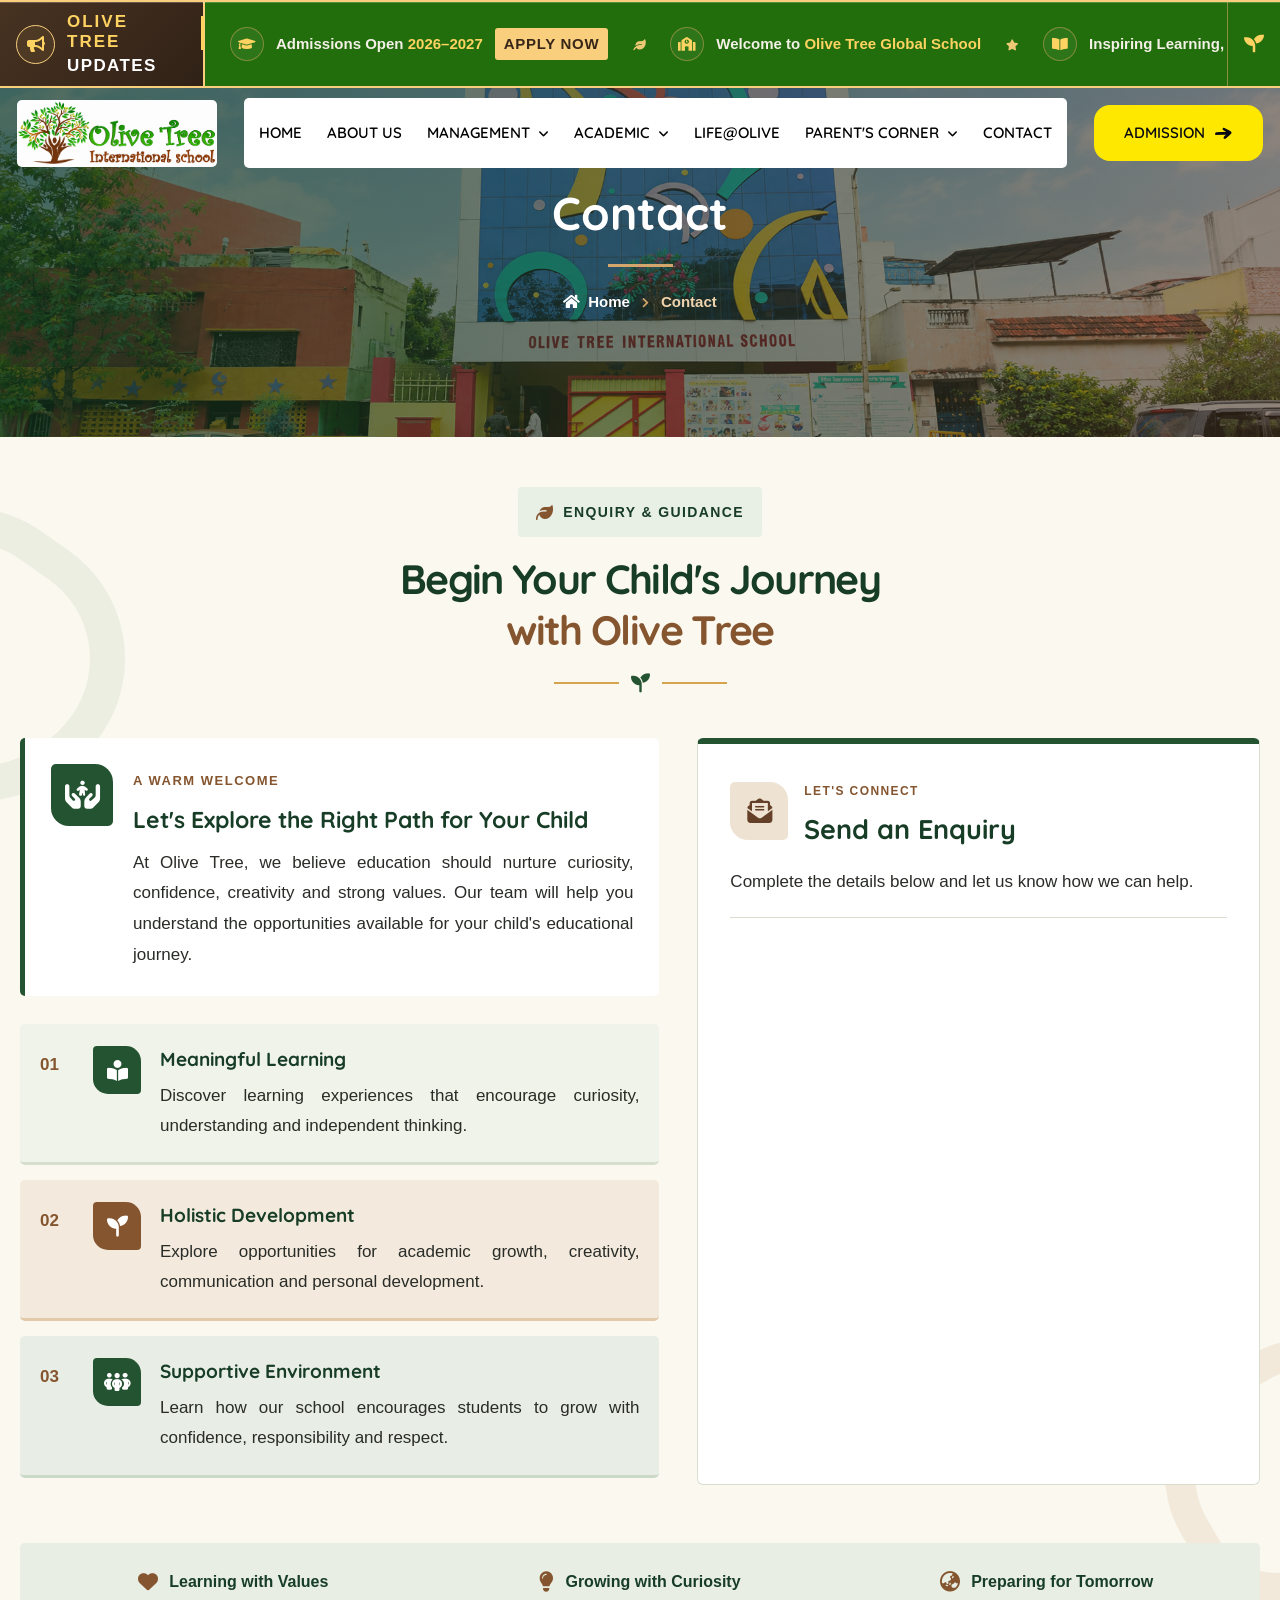
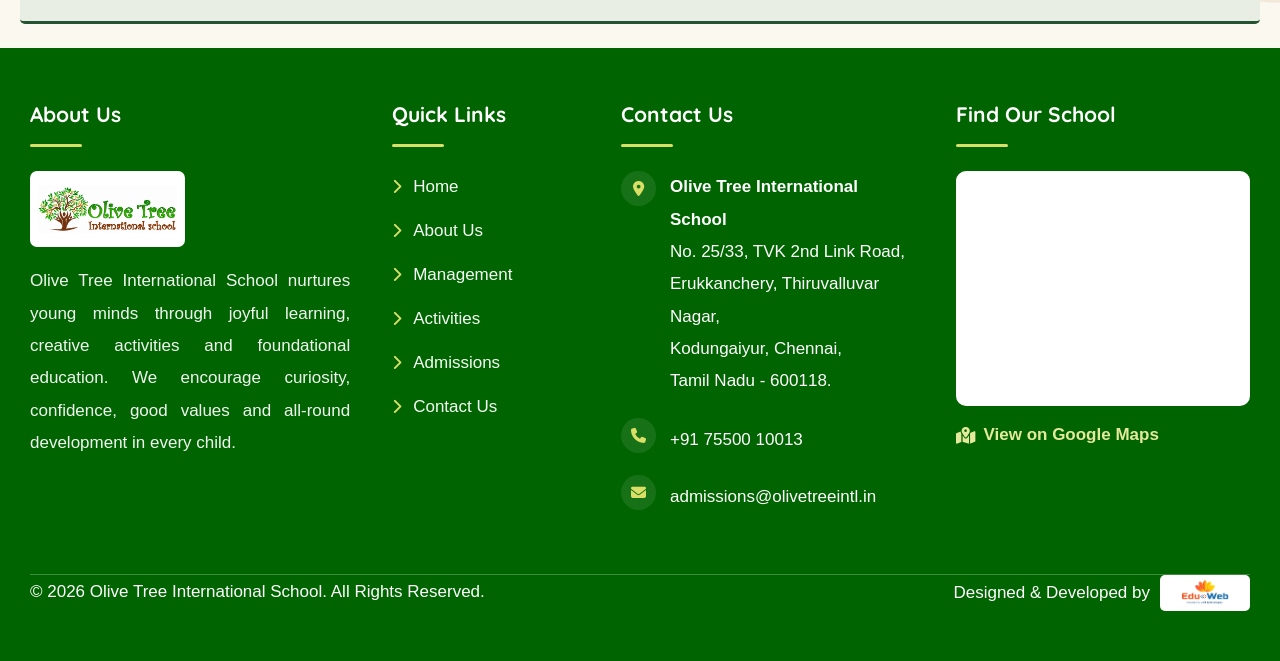
<file: contact.html>
<!DOCTYPE html>
<html lang="en">
<!--<< Header Area >>-->


<head>
       <link rel="stylesheet"
      href="https://cdnjs.cloudflare.com/ajax/libs/font-awesome/6.5.2/css/all.min.css">
    <!-- ========== Meta Tags ========== -->
    <meta charset="UTF-8">
    <meta http-equiv="X-UA-Compatible" content="IE=edge">
    <meta name="viewport" content="width=device-width, initial-scale=1">
    <meta name="author" content="modinatheme">
    <meta name="description" content="OLIVE TREE INTERNATIONAL SCHOOL">
    <!-- ======== Page title ============ -->
    <title>OLIVE TREE INTERNATIONAL SCHOOL</title>
    <!--<< Favicon >>-->
    <link rel="shortcut icon" href="assets/images/gallery1/logo.jpeg">
    <!--<< Bootstrap min.css >>-->
    <link rel="stylesheet" href="assets/css/bootstrap.min.css">
    <!--<< Font Awesome.css >>-->
    <link rel="stylesheet" href="assets/css/font-awesome.css">
    <!--<< Animate.css >>-->
    <link rel="stylesheet" href="assets/css/animate.css">
    <!--<< Magnific Popup.css >>-->
    <link rel="stylesheet" href="assets/css/magnific-popup.css">
    <!--<< MeanMenu.css >>-->
    <link rel="stylesheet" href="assets/css/meanmenu.css">
    <!--<< Odometer.css >>-->
    <link rel="stylesheet" href="assets/css/odometer.css">
    <!--<< Swiper Bundle.css >>-->
    <link rel="stylesheet" href="assets/css/swiper-bundle.min.css">
    <!--<< Nice Select.css >>-->
    <link rel="stylesheet" href="assets/css/nice-select.css">
    <!--<< Icomon.css >>-->
    <link rel="stylesheet" href="assets/css/icomon.css">
    <!--<< Main.css >>-->
    <link rel="stylesheet" href="assets/css/main.css">
    <link rel="stylesheet" href="assets/css/custom.css">
      <link rel="stylesheet" href="assets/css/inner.css">
</head>

<body>

    <!-- Back To Top Start -->
    <button id="back-top" class="back-to-top">
        <i class="far fa-arrow-up"></i>
    </button>


    <!-- Offcanvas Area Start -->
    <div class="fix-area">
        <div class="offcanvas__info">
            <div class="offcanvas__wrapper">
                <div class="offcanvas__content">
                    <div class="offcanvas__top mb-5 d-flex justify-content-between align-items-center">
                        <div class="offcanvas__logo">
                            <a href="index.html">
                                <img src="assets/images/gallery1/logo.jpeg" alt="logo-img">
                            </a>
                        </div>
                        <div class="offcanvas__close">
                            <button>
                                <i class="fas fa-times"></i>
                            </button>
                        </div>
                    </div>

                    <div class="mobile-menu fix mt-3"></div>
                    <div class="social-icon d-flex align-items-center">
                        <a href="javascript:void(0)"><i class="fab fa-facebook-f"></i></a>
                        <a href="javascript:void(0)"><i class="fab fa-twitter"></i></a>
                        <a href="javascript:void(0)"><i class="fab fa-youtube"></i></a>
                        <a href="javascript:void(0)"><i class="fab fa-linkedin-in"></i></a>
                    </div>

                    <a href="admission.html" class="theme-btn">Admission<i class="icon-arrow-icon"></i></a>
                </div>
            </div>
        </div>
    </div>
    <div class="offcanvas__overlay"></div>



    <!-- Header Section Start -->
    <header id="header-sticky" class="header-1 header-2">

        <!-- ==========================================
     OLIVE TREE GLOBAL SCHOOL
     GRAND ANNOUNCEMENT MARQUEE
========================================== -->

        <section class="ot-grand-marquee" aria-label="School announcements">

            <!-- LEFT LABEL -->
            <div class="ot-marquee-label">

                <div class="ot-label-icon">
                    <i class="fas fa-bullhorn"></i>
                </div>

                <div class="ot-label-text">
                    <span class="ot-label-small">OLIVE TREE</span>
                    <span class="ot-label-main">UPDATES</span>
                </div>

                <div class="ot-label-decoration"></div>

            </div>

            <!-- SCROLLING ANNOUNCEMENTS -->
            <div class="ot-marquee-viewport">

                <div class="ot-marquee-track">

                    <!-- GROUP ONE -->
                    <div class="ot-marquee-group">

                        <a href="admissions.html" class="ot-marquee-item">
                            <span class="ot-marquee-icon">
                                <i class="fas fa-graduation-cap"></i>
                            </span>
                            <span class="ot-marquee-message">
                                Admissions Open
                                <strong>2026–2027</strong>
                            </span>
                            <span class="ot-marquee-badge">APPLY NOW</span>
                        </a>

                        <span class="ot-marquee-separator">
                            <i class="fas fa-leaf"></i>
                        </span>

                        <div class="ot-marquee-item">
                            <span class="ot-marquee-icon">
                                <i class="fas fa-school"></i>
                            </span>
                            <span class="ot-marquee-message">
                                Welcome to
                                <strong>Olive Tree Global School</strong>
                            </span>
                        </div>

                        <span class="ot-marquee-separator">
                            <i class="fas fa-star"></i>
                        </span>

                        <div class="ot-marquee-item">
                            <span class="ot-marquee-icon">
                                <i class="fas fa-book-open"></i>
                            </span>
                            <span class="ot-marquee-message">
                                Inspiring Learning,
                                <strong>Building Futures</strong>
                            </span>
                        </div>

                        <span class="ot-marquee-separator">
                            <i class="fas fa-leaf"></i>
                        </span>

                        <div class="ot-marquee-item">
                            <span class="ot-marquee-icon">
                                <i class="fas fa-globe-asia"></i>
                            </span>
                            <span class="ot-marquee-message">
                                <strong>Globe Ready Education</strong>
                                for Tomorrow's Leaders
                            </span>
                        </div>

                        <span class="ot-marquee-separator">
                            <i class="fas fa-star"></i>
                        </span>

                    </div>

                    <!-- GROUP TWO: DUPLICATE FOR CONTINUOUS LOOP -->
                    <div class="ot-marquee-group" aria-hidden="true">

                        <a href="admissions.html" class="ot-marquee-item" tabindex="-1">
                            <span class="ot-marquee-icon">
                                <i class="fas fa-graduation-cap"></i>
                            </span>
                            <span class="ot-marquee-message">
                                Admissions Open
                                <strong>2026–2027</strong>
                            </span>
                            <span class="ot-marquee-badge">APPLY NOW</span>
                        </a>

                        <span class="ot-marquee-separator">
                            <i class="fas fa-leaf"></i>
                        </span>

                        <div class="ot-marquee-item">
                            <span class="ot-marquee-icon">
                                <i class="fas fa-school"></i>
                            </span>
                            <span class="ot-marquee-message">
                                Welcome to
                                <strong>Olive Tree Global School</strong>
                            </span>
                        </div>

                        <span class="ot-marquee-separator">
                            <i class="fas fa-star"></i>
                        </span>

                        <div class="ot-marquee-item">
                            <span class="ot-marquee-icon">
                                <i class="fas fa-book-open"></i>
                            </span>
                            <span class="ot-marquee-message">
                                Inspiring Learning,
                                <strong>Building Futures</strong>
                            </span>
                        </div>

                        <span class="ot-marquee-separator">
                            <i class="fas fa-leaf"></i>
                        </span>

                        <div class="ot-marquee-item">
                            <span class="ot-marquee-icon">
                                <i class="fas fa-globe-asia"></i>
                            </span>
                            <span class="ot-marquee-message">
                                <strong>Globe Ready Education</strong>
                                for Tomorrow's Leaders
                            </span>
                        </div>

                        <span class="ot-marquee-separator">
                            <i class="fas fa-star"></i>
                        </span>

                    </div>

                </div>

            </div>

            <!-- RIGHT DECORATIVE END -->
            <div class="ot-marquee-end">
                <i class="fas fa-seedling"></i>
            </div>

        </section>
             <div class="container">
            <div class="header-main">
                <div class="header-left">
                    <a href="index.html" class="header-logo">
                        <img src="assets/images/gallery1/logo.jpeg" alt="img" 
                    >
                    </a>


                </div>
                <div class="mean__menu-wrapper">
                    <div class="main-menu">
   <nav id="mobile-menu" aria-label="Main Navigation" style="background-color:
    white;padding: 0px 15px;border-radius: 5px;">
    <ul>
        <li>
            <a href="index.html">HOME</a>
        </li>

        <li>
            <a href="about.html">ABOUT US</a>
        </li>

        <!-- MANAGEMENT -->
        <li class="has-dropdown">
            <a href="javascript:void(0);" aria-expanded="false">
                MANAGEMENT
                <i class="fa-solid fa-angle-down menu-arrow"></i>
            </a>

            <ul class="submenu">
                <li><a href="chairman-message.html">Chairman's Message</a></li>
                <li><a href="ceo.html">CEO's Message</a></li>
                <li><a href="correspondent.html">Correspondent's Message</a></li>
            </ul>
        </li>

        <!-- ACADEMIC -->
        <li class="has-dropdown">
            <a href="javascript:void(0);" aria-expanded="false">
                ACADEMIC
                <i class="fa-solid fa-angle-down menu-arrow"></i>
            </a>

            <ul class="submenu">
                <li><a href="lkg.html">Lower Kindergarten (LKG)</a></li>
                <li><a href="ukg.html">Upper Kindergarten (UKG)</a></li>
                <li><a href="teaching-methodology.html">Teaching Methodology</a></li>
            </ul>
        </li>

        <li>
            <a href="life-at-olive.html">LIFE@OLIVE</a>
        </li>

        <!-- PARENT'S CORNER -->
        <li class="has-dropdown">
            <a href="javascript:void(0);" aria-expanded="false">
                PARENT'S CORNER
                <i class="fa-solid fa-angle-down menu-arrow"></i>
            </a>

            <ul class="submenu">
                <li><a href="parent-guidelines.html">Parent Guidelines</a></li>
                <li><a href="school-discipline.html">School Discipline</a></li>
            </ul>
        </li>

        <li>
            <a href="contact.html">CONTACT</a>
        </li>
    </ul>
</nav>

                    </div>
                </div>
                <div class="header-right d-flex justify-content-end align-items-center">

                    <a href="admission.html" class="theme-btn">ADMISSION<i class="icon-arrow-icon"></i></a>
                    <div class="header__hamburger my-auto d-xl-none">
                        <div class="sidebar__toggle">
                            <i class="fal fa-bars"></i>
                        </div>
                    </div>
                </div>
            </div>

        </div>
    </header>

    <!-- Search Start -->
    <div class="search-popup">
        <div class="search-popup__overlay search-toggler"></div>
        <div class="search-popup__content">
            <form role="search" method="get" class="search-popup__form" action="#">
                <input type="text" id="search" name="search" placeholder="Search Here...">
                <button type="submit" aria-label="search submit" class="search-btn">
                    <span><i class="far fa-search"></i></span>
                </button>
            </form>
        </div>
    </div>

    <!-- Sidebar Area Here -->
    <div id="targetElement" class="side_bar slideInRight side_bar_hidden">
        <div class="side_bar_overlay"></div>
        <button id="closeButton" class="x-mark-icon"><i class="fas fa-times"></i></button>
    </div>


<!-- Breadcrumb Section Start -->
<section class="ot-breadcrumb">
    <div class="ot-breadcrumb-container">

        <h1>Contact</h1>

        <div class="ot-breadcrumb-line"></div>

        <nav aria-label="Breadcrumb">
            <ol class="ot-breadcrumb-links">
                <li>
                    <a href="index.html">
                        <i class="fas fa-home"></i>
                        Home
                    </a>
                </li>

                <li class="ot-breadcrumb-separator">
                    <i class="fas fa-chevron-right"></i>
                </li>

                <li aria-current="page">
             Contact 
                </li>
            </ol>
        </nav>

    </div>
</section>
<!-- Breadcrumb Section End -->
<!-- ============================================
     OLIVE TREE GLOBAL SCHOOL
     ENQUIRY SECTION
============================================ -->

<section class="ot-enquiry" id="admissions">

    <!-- Decorative Background Shapes -->
    <div class="ot-enquiry-shape ot-enquiry-shape-one"></div>
    <div class="ot-enquiry-shape ot-enquiry-shape-two"></div>

    <div class="ot-enquiry-container">

        <!-- Section Heading -->
        <div class="ot-enquiry-heading">
            <span class="ot-enquiry-kicker">
                <i class="fa-solid fa-leaf"></i>
                ENQUIRY &amp; GUIDANCE
            </span>

            <h2>
                Begin Your Child's Journey
                <span>with Olive Tree</span>
            </h2>

            <div class="ot-enquiry-heading-line">
                <span></span>
                <i class="fa-solid fa-seedling"></i>
                <span></span>
            </div>

        
        </div>

        <!-- Main Layout -->
        <div class="ot-enquiry-layout">

            <!-- Left Content -->
            <div class="ot-enquiry-content">

                <!-- Welcome Card -->
                <div class="ot-enquiry-welcome">
                    <div class="ot-enquiry-welcome-icon">
                        <i class="fa-solid fa-hands-holding-child"></i>
                    </div>

                    <div>
                        <span class="ot-enquiry-small-title">
                            A WARM WELCOME
                        </span>

                        <h3>Let's Explore the Right Path for Your Child</h3>

                        <p>
                            At Olive Tree, we believe education should nurture
                            curiosity, confidence, creativity and strong values.
                            Our team will help you understand the opportunities
                            available for your child's educational journey.
                        </p>
                    </div>
                </div>

                <!-- Highlights -->
                <div class="ot-enquiry-highlights">

                    <div class="ot-enquiry-highlight">
                        <div class="ot-enquiry-number">01</div>

                        <div class="ot-enquiry-highlight-icon">
                            <i class="fa-solid fa-book-open-reader"></i>
                        </div>

                        <div class="ot-enquiry-highlight-text">
                            <h4>Meaningful Learning</h4>
                            <p>
                                Discover learning experiences that encourage
                                curiosity, understanding and independent thinking.
                            </p>
                        </div>
                    </div>

                    <div class="ot-enquiry-highlight">
                        <div class="ot-enquiry-number">02</div>

                        <div class="ot-enquiry-highlight-icon">
                            <i class="fa-solid fa-seedling"></i>
                        </div>

                        <div class="ot-enquiry-highlight-text">
                            <h4>Holistic Development</h4>
                            <p>
                                Explore opportunities for academic growth,
                                creativity, communication and personal development.
                            </p>
                        </div>
                    </div>

                    <div class="ot-enquiry-highlight">
                        <div class="ot-enquiry-number">03</div>

                        <div class="ot-enquiry-highlight-icon">
                            <i class="fa-solid fa-people-group"></i>
                        </div>

                        <div class="ot-enquiry-highlight-text">
                            <h4>Supportive Environment</h4>
                            <p>
                                Learn how our school encourages students to grow
                                with confidence, responsibility and respect.
                            </p>
                        </div>
                    </div>

                </div>

            </div>

            <!-- Right Enquiry Form -->
            <div class="ot-enquiry-form-wrap">

                <div class="ot-enquiry-form-heading">

                    <div class="ot-enquiry-form-icon">
                        <i class="fa-solid fa-envelope-open-text"></i>
                    </div>

                    <div>
                        <span>LET'S CONNECT</span>
                        <h3>Send an Enquiry</h3>
                    </div>

                </div>

                <p class="ot-enquiry-form-intro">
                    Complete the details below and let us know how we can help.
                </p>

              <iframe aria-label='Contact Us' frameborder="0" style="height:500px;width:99%;border:none;" src='https://forms.zohopublic.in/olivetreeglobal1/form/CareerFrom/formperma/6DWS7dNK5KE8XIbTuPMHwiIjwH3q6Jnlyr6sAcA9tT0' >
</iframe>

            </div>

        </div>

        <!-- Bottom Message -->
        <div class="ot-enquiry-bottom">

            <div class="ot-enquiry-bottom-item">
                <i class="fa-solid fa-heart"></i>
                <span>Learning with Values</span>
            </div>

            <div class="ot-enquiry-bottom-item">
                <i class="fa-solid fa-lightbulb"></i>
                <span>Growing with Curiosity</span>
            </div>

            <div class="ot-enquiry-bottom-item">
                <i class="fa-solid fa-earth-asia"></i>
                <span>Preparing for Tomorrow</span>
            </div>

        </div>

    </div>
</section>



<!-- ================= MODERN FOOTER ================= -->
<footer class="ot-modern-footer" style="margin-top: -2%;">
    <div class="ot-footer-container">

        <!-- ABOUT US -->
        <div class="ot-footer-column ot-footer-about">
            <h3>About Us</h3>
            <span class="ot-footer-line"></span>

            <a href="index.html" class="ot-footer-logo">
                <img src="assets/images/gallery1/logo.jpeg"
                     alt="Olive Tree International School Logo">
            </a>

            <p>
                Olive Tree International School nurtures young minds
                through joyful learning, creative activities and
                foundational education. We encourage curiosity,
                confidence, good values and all-round development
                in every child.
            </p>
        </div>

             <!-- QUICK LINKS -->
        <div class="ot-footer-column ot-footer-links">
            <h3>Quick Links</h3>
            <span class="ot-footer-line"></span>

            <ul>
                <li><a href="index.html">Home</a></li>
                <li><a href="about.html">About Us</a></li>
                <li><a href="chairman-message.html">Management</a></li>
                <li><a href="teaching-methodology.html">Activities</a></li>
                <li><a href="admission.html">Admissions</a></li>
                <li><a href="contact.html">Contact Us</a></li>
            </ul>
        </div>

        <!-- CONTACT DETAILS -->
        <div class="ot-footer-column ot-footer-contact">
            <h3>Contact Us</h3>
            <span class="ot-footer-line"></span>

            <div class="ot-contact-item">
                <span class="ot-contact-icon">
                    <i class="fa-solid fa-location-dot"></i>
                </span>
                <p>
                    <strong>Olive Tree International School</strong><br>
                    No. 25/33, TVK 2nd Link Road,<br>
                    Erukkanchery, Thiruvalluvar Nagar,<br>
                    Kodungaiyur, Chennai,<br>
                    Tamil Nadu - 600118.
                </p>
            </div>

            <div class="ot-contact-item">
                <span class="ot-contact-icon">
                    <i class="fa-solid fa-phone"></i>
                </span>
                <a href="tel:+917550010013">
                    +91 75500 10013
                </a>
            </div>

            <div class="ot-contact-item">
                <span class="ot-contact-icon">
                    <i class="fa-solid fa-envelope"></i>
                </span>
                <a href="mailto:admissions@olivetreeintl.in">
                   admissions@olivetreeintl.in
                </a>
            </div>
        </div>

        <!-- LOCATION MAP -->
        <div class="ot-footer-column ot-footer-map">
            <h3>Find Our School</h3>
            <span class="ot-footer-line"></span>

            <div class="ot-map-frame">
                <iframe
                    src="https://maps.google.com/maps?q=No%2025%2F33%20TVK%202nd%20Link%20Road%2C%20Kodungaiyur%2C%20Chennai%20600118&t=&z=15&ie=UTF8&iwloc=&output=embed"
                    title="Olive Tree International School Location"
                    loading="lazy"
                    referrerpolicy="no-referrer-when-downgrade"
                    allowfullscreen>
                </iframe>
            </div>

            <a class="ot-map-link"
               href="https://www.google.com/maps/search/?api=1&query=Olive+Tree+International+School+Kodungaiyur+Chennai"
               target="_blank"
               rel="noopener noreferrer">
                <i class="fa-solid fa-map-location-dot"></i>
                View on Google Maps
            </a>
        </div>

    </div>

    <!-- COPYRIGHT -->
    <div class="ot-footer-bottom">
        <p>
            © 2026 Olive Tree International School.
            All Rights Reserved.
        </p>

        <div class="ot-footer-credit">
            <span>Designed &amp; Developed by</span>
            <a href="https://eduweb.co.in/"
               target="_blank"
               rel="noopener noreferrer">
                <img src="assets/images/management/companylogo.png"
                     alt="EduWeb">
            </a>
        </div>
    </div>
</footer>

    <!--<< All JS Plugins >>-->
    <script src="assets/js/jquery-3.7.1.min.js"></script>
    <!--<< Bootstrap Js >>-->
    <script src="assets/js/bootstrap.bundle.min.js"></script>
    <!--<< Nice Select Js >>-->
    <script src="assets/js/jquery.nice-select.min.js"></script>
    <!--<< Odometer Js >>-->
    <script src="assets/js/odometer.min.js"></script>
    <!--<< Appear Js >>-->
    <script src="assets/js/jquery.appear.min.js"></script>
    <!--<< Swiper Slider Js >>-->
    <script src="assets/js/swiper-bundle.min.js"></script>
    <!--<< MeanMenu Js >>-->
    <script src="assets/js/jquery.meanmenu.min.js"></script>
    <!--<< Magnific Popup Js >>-->
    <script src="assets/js/jquery.magnific-popup.min.js"></script>
    <!--<< Wow Animation Js >>-->
    <script src="assets/js/wow.min.js"></script>
    <!--<< Gsap Animation Js >>-->
    <script src="assets/js/gsap.min.js"></script>
    <!--<< ScrollTrigger Js >>-->
    <script src="assets/js/ScrollTrigger.min.js"></script>
    <!--<< SplitText Js >>-->
    <script src="assets/js/SplitText.min.js"></script>
    <!--<< splitType Js >>-->
    <script src="assets/js/splitType.js"></script>
    <!--<< Main.js >>-->
    <script src="assets/js/main.js"></script>
</body>


</html>
</file>
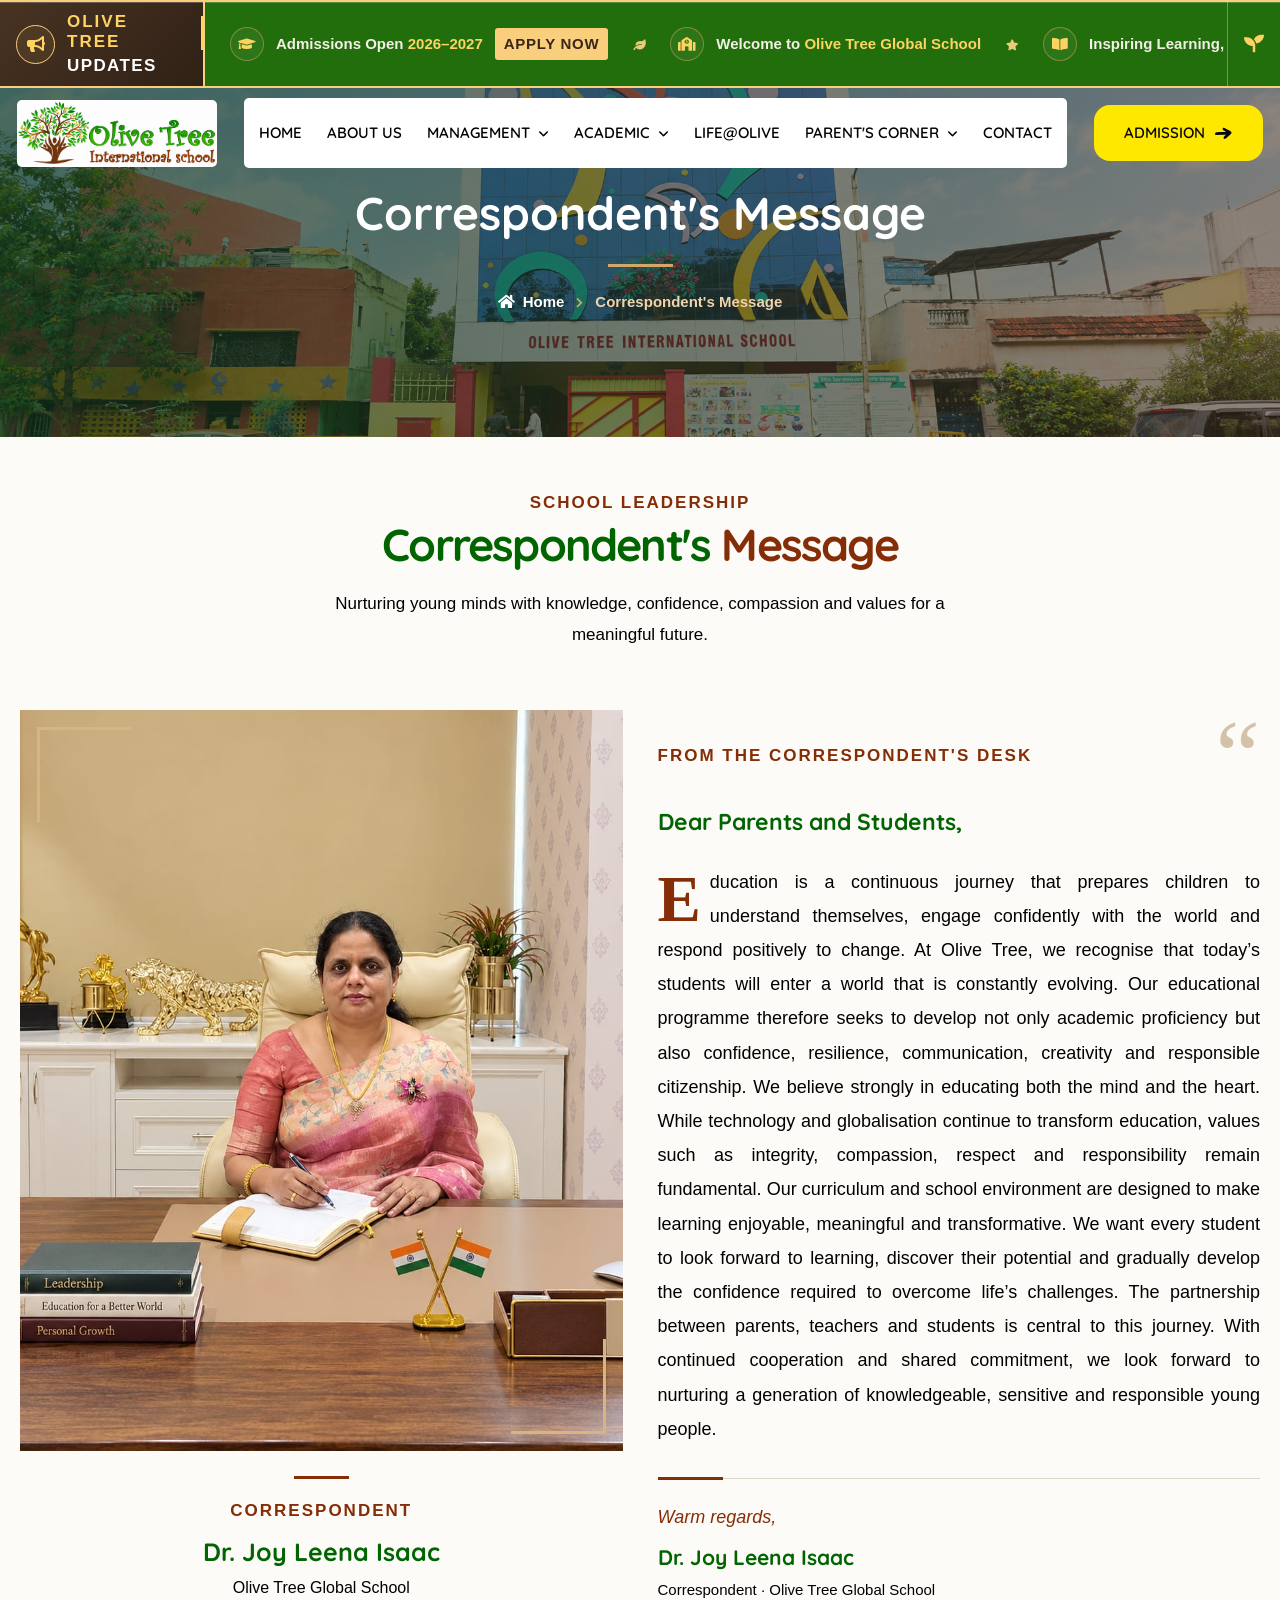
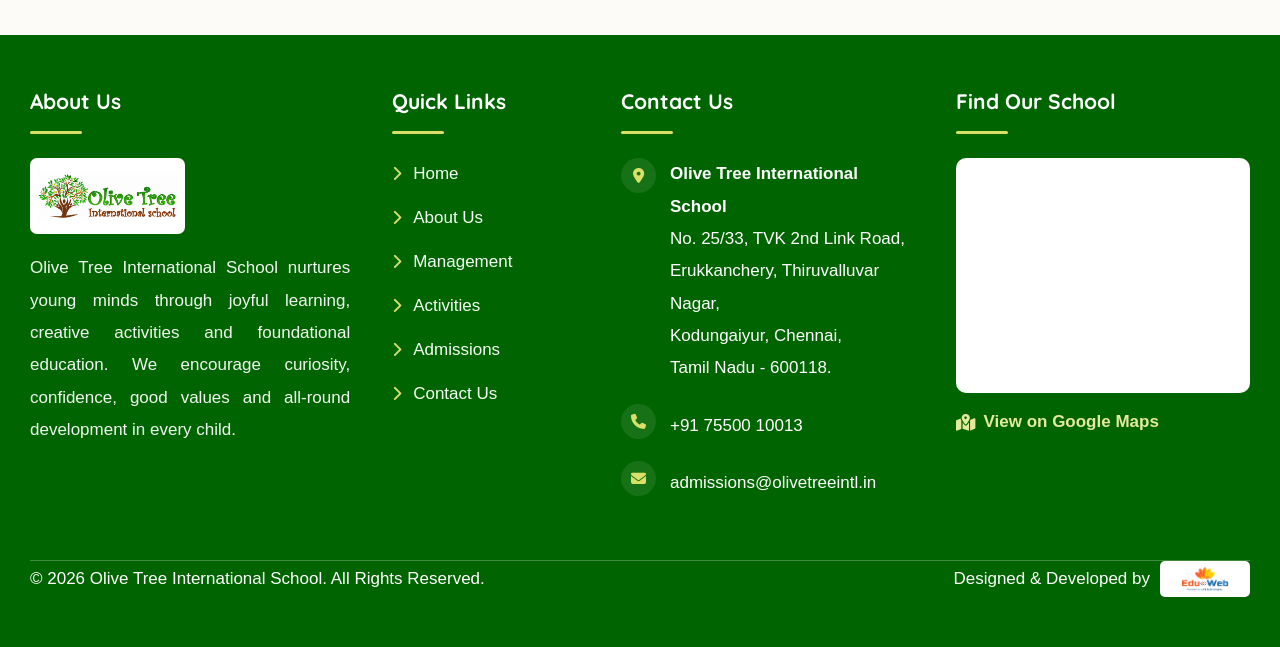
<file: correspondent.html>
<!DOCTYPE html>
<html lang="en">
<!--<< Header Area >>-->


<head>
       <link rel="stylesheet"
      href="https://cdnjs.cloudflare.com/ajax/libs/font-awesome/6.5.2/css/all.min.css">
    <!-- ========== Meta Tags ========== -->
    <meta charset="UTF-8">
    <meta http-equiv="X-UA-Compatible" content="IE=edge">
    <meta name="viewport" content="width=device-width, initial-scale=1">
    <meta name="author" content="modinatheme">
    <meta name="description" content="OLIVE TREE INTERNATIONAL SCHOOL">
    <!-- ======== Page title ============ -->
    <title>OLIVE TREE INTERNATIONAL SCHOOL</title>
    <!--<< Favicon >>-->
    <link rel="shortcut icon" href="assets/images/gallery1/logo.jpeg">
    <!--<< Bootstrap min.css >>-->
    <link rel="stylesheet" href="assets/css/bootstrap.min.css">
    <!--<< Font Awesome.css >>-->
    <link rel="stylesheet" href="assets/css/font-awesome.css">
    <!--<< Animate.css >>-->
    <link rel="stylesheet" href="assets/css/animate.css">
    <!--<< Magnific Popup.css >>-->
    <link rel="stylesheet" href="assets/css/magnific-popup.css">
    <!--<< MeanMenu.css >>-->
    <link rel="stylesheet" href="assets/css/meanmenu.css">
    <!--<< Odometer.css >>-->
    <link rel="stylesheet" href="assets/css/odometer.css">
    <!--<< Swiper Bundle.css >>-->
    <link rel="stylesheet" href="assets/css/swiper-bundle.min.css">
    <!--<< Nice Select.css >>-->
    <link rel="stylesheet" href="assets/css/nice-select.css">
    <!--<< Icomon.css >>-->
    <link rel="stylesheet" href="assets/css/icomon.css">
    <!--<< Main.css >>-->
    <link rel="stylesheet" href="assets/css/main.css">
    <link rel="stylesheet" href="assets/css/custom.css">
      <link rel="stylesheet" href="assets/css/inner.css">
</head>

<body>

    <!-- Back To Top Start -->
    <button id="back-top" class="back-to-top">
        <i class="far fa-arrow-up"></i>
    </button>


    <!-- Offcanvas Area Start -->
    <div class="fix-area">
        <div class="offcanvas__info">
            <div class="offcanvas__wrapper">
                <div class="offcanvas__content">
                    <div class="offcanvas__top mb-5 d-flex justify-content-between align-items-center">
                        <div class="offcanvas__logo">
                            <a href="index.html">
                                <img src="assets/images/gallery1/logo.jpeg" alt="logo-img">
                            </a>
                        </div>
                        <div class="offcanvas__close">
                            <button>
                                <i class="fas fa-times"></i>
                            </button>
                        </div>
                    </div>

                    <div class="mobile-menu fix mt-3"></div>
                    <div class="social-icon d-flex align-items-center">
                        <a href="javascript:void(0)"><i class="fab fa-facebook-f"></i></a>
                        <a href="javascript:void(0)"><i class="fab fa-twitter"></i></a>
                        <a href="javascript:void(0)"><i class="fab fa-youtube"></i></a>
                        <a href="javascript:void(0)"><i class="fab fa-linkedin-in"></i></a>
                    </div>

                    <a href="admission.html" class="theme-btn">Admission<i class="icon-arrow-icon"></i></a>
                </div>
            </div>
        </div>
    </div>
    <div class="offcanvas__overlay"></div>



    <!-- Header Section Start -->
    <header id="header-sticky" class="header-1 header-2">

        <!-- ==========================================
     OLIVE TREE GLOBAL SCHOOL
     GRAND ANNOUNCEMENT MARQUEE
========================================== -->

        <section class="ot-grand-marquee" aria-label="School announcements">

            <!-- LEFT LABEL -->
            <div class="ot-marquee-label">

                <div class="ot-label-icon">
                    <i class="fas fa-bullhorn"></i>
                </div>

                <div class="ot-label-text">
                    <span class="ot-label-small">OLIVE TREE</span>
                    <span class="ot-label-main">UPDATES</span>
                </div>

                <div class="ot-label-decoration"></div>

            </div>

            <!-- SCROLLING ANNOUNCEMENTS -->
            <div class="ot-marquee-viewport">

                <div class="ot-marquee-track">

                    <!-- GROUP ONE -->
                    <div class="ot-marquee-group">

                        <a href="admissions.html" class="ot-marquee-item">
                            <span class="ot-marquee-icon">
                                <i class="fas fa-graduation-cap"></i>
                            </span>
                            <span class="ot-marquee-message">
                                Admissions Open
                                <strong>2026–2027</strong>
                            </span>
                            <span class="ot-marquee-badge">APPLY NOW</span>
                        </a>

                        <span class="ot-marquee-separator">
                            <i class="fas fa-leaf"></i>
                        </span>

                        <div class="ot-marquee-item">
                            <span class="ot-marquee-icon">
                                <i class="fas fa-school"></i>
                            </span>
                            <span class="ot-marquee-message">
                                Welcome to
                                <strong>Olive Tree Global School</strong>
                            </span>
                        </div>

                        <span class="ot-marquee-separator">
                            <i class="fas fa-star"></i>
                        </span>

                        <div class="ot-marquee-item">
                            <span class="ot-marquee-icon">
                                <i class="fas fa-book-open"></i>
                            </span>
                            <span class="ot-marquee-message">
                                Inspiring Learning,
                                <strong>Building Futures</strong>
                            </span>
                        </div>

                        <span class="ot-marquee-separator">
                            <i class="fas fa-leaf"></i>
                        </span>

                        <div class="ot-marquee-item">
                            <span class="ot-marquee-icon">
                                <i class="fas fa-globe-asia"></i>
                            </span>
                            <span class="ot-marquee-message">
                                <strong>Globe Ready Education</strong>
                                for Tomorrow's Leaders
                            </span>
                        </div>

                        <span class="ot-marquee-separator">
                            <i class="fas fa-star"></i>
                        </span>

                    </div>

                    <!-- GROUP TWO: DUPLICATE FOR CONTINUOUS LOOP -->
                    <div class="ot-marquee-group" aria-hidden="true">

                        <a href="admissions.html" class="ot-marquee-item" tabindex="-1">
                            <span class="ot-marquee-icon">
                                <i class="fas fa-graduation-cap"></i>
                            </span>
                            <span class="ot-marquee-message">
                                Admissions Open
                                <strong>2026–2027</strong>
                            </span>
                            <span class="ot-marquee-badge">APPLY NOW</span>
                        </a>

                        <span class="ot-marquee-separator">
                            <i class="fas fa-leaf"></i>
                        </span>

                        <div class="ot-marquee-item">
                            <span class="ot-marquee-icon">
                                <i class="fas fa-school"></i>
                            </span>
                            <span class="ot-marquee-message">
                                Welcome to
                                <strong>Olive Tree Global School</strong>
                            </span>
                        </div>

                        <span class="ot-marquee-separator">
                            <i class="fas fa-star"></i>
                        </span>

                        <div class="ot-marquee-item">
                            <span class="ot-marquee-icon">
                                <i class="fas fa-book-open"></i>
                            </span>
                            <span class="ot-marquee-message">
                                Inspiring Learning,
                                <strong>Building Futures</strong>
                            </span>
                        </div>

                        <span class="ot-marquee-separator">
                            <i class="fas fa-leaf"></i>
                        </span>

                        <div class="ot-marquee-item">
                            <span class="ot-marquee-icon">
                                <i class="fas fa-globe-asia"></i>
                            </span>
                            <span class="ot-marquee-message">
                                <strong>Globe Ready Education</strong>
                                for Tomorrow's Leaders
                            </span>
                        </div>

                        <span class="ot-marquee-separator">
                            <i class="fas fa-star"></i>
                        </span>

                    </div>

                </div>

            </div>

            <!-- RIGHT DECORATIVE END -->
            <div class="ot-marquee-end">
                <i class="fas fa-seedling"></i>
            </div>

        </section>
               <div class="container">
            <div class="header-main">
                <div class="header-left">
                    <a href="index.html" class="header-logo">
                        <img src="assets/images/gallery1/logo.jpeg" alt="img" 
                    >
                    </a>


                </div>
                <div class="mean__menu-wrapper">
                    <div class="main-menu">
     <nav id="mobile-menu" aria-label="Main Navigation" style="background-color:
    white;padding: 0px 15px;border-radius: 5px;">
    <ul>
        <li>
            <a href="index.html">HOME</a>
        </li>

        <li>
            <a href="about.html">ABOUT US</a>
        </li>

        <!-- MANAGEMENT -->
        <li class="has-dropdown">
            <a href="javascript:void(0);" aria-expanded="false">
                MANAGEMENT
                <i class="fa-solid fa-angle-down menu-arrow"></i>
            </a>

            <ul class="submenu">
                <li><a href="chairman-message.html">Chairman's Message</a></li>
                <li><a href="ceo.html">CEO's Message</a></li>
                <li><a href="correspondent.html">Correspondent's Message</a></li>
            </ul>
        </li>

        <!-- ACADEMIC -->
        <li class="has-dropdown">
            <a href="javascript:void(0);" aria-expanded="false">
                ACADEMIC
                <i class="fa-solid fa-angle-down menu-arrow"></i>
            </a>

            <ul class="submenu">
                <li><a href="lkg.html">Lower Kindergarten (LKG)</a></li>
                <li><a href="ukg.html">Upper Kindergarten (UKG)</a></li>
                <li><a href="teaching-methodology.html">Teaching Methodology</a></li>
            </ul>
        </li>

        <li>
            <a href="life-at-olive.html">LIFE@OLIVE</a>
        </li>

        <!-- PARENT'S CORNER -->
        <li class="has-dropdown">
            <a href="javascript:void(0);" aria-expanded="false">
                PARENT'S CORNER
                <i class="fa-solid fa-angle-down menu-arrow"></i>
            </a>

            <ul class="submenu">
                <li><a href="parent-guidelines.html">Parent Guidelines</a></li>
                <li><a href="school-discipline.html">School Discipline</a></li>
            </ul>
        </li>

        <li>
            <a href="contact.html">CONTACT</a>
        </li>
    </ul>
</nav>

                    </div>
                </div>
                <div class="header-right d-flex justify-content-end align-items-center">

                    <a href="admission.html" class="theme-btn">ADMISSION<i class="icon-arrow-icon"></i></a>
                    <div class="header__hamburger my-auto d-xl-none">
                        <div class="sidebar__toggle">
                            <i class="fal fa-bars"></i>
                        </div>
                    </div>
                </div>
            </div>

        </div>
    </header>

    <!-- Search Start -->
    <div class="search-popup">
        <div class="search-popup__overlay search-toggler"></div>
        <div class="search-popup__content">
            <form role="search" method="get" class="search-popup__form" action="#">
                <input type="text" id="search" name="search" placeholder="Search Here...">
                <button type="submit" aria-label="search submit" class="search-btn">
                    <span><i class="far fa-search"></i></span>
                </button>
            </form>
        </div>
    </div>

    <!-- Sidebar Area Here -->
    <div id="targetElement" class="side_bar slideInRight side_bar_hidden">
        <div class="side_bar_overlay"></div>
        <button id="closeButton" class="x-mark-icon"><i class="fas fa-times"></i></button>
    </div>


<!-- Breadcrumb Section Start -->
<section class="ot-breadcrumb">
    <div class="ot-breadcrumb-container">

        <h1> Correspondent's Message</h1>

        <div class="ot-breadcrumb-line"></div>

        <nav aria-label="Breadcrumb">
            <ol class="ot-breadcrumb-links">
                <li>
                    <a href="index.html">
                        <i class="fas fa-home"></i>
                        Home
                    </a>
                </li>

                <li class="ot-breadcrumb-separator">
                    <i class="fas fa-chevron-right"></i>
                </li>

                <li aria-current="page">
                   Correspondent's Message
                </li>
            </ol>
        </nav>

    </div>
</section>
<!-- Breadcrumb Section End -->


<!-- ==========================================
     OLIVE TREE GLOBAL SCHOOL
     CORRESPONDENT'S MESSAGE
     ELEGANT EDITORIAL DESIGN
========================================== -->

<section class="ot-editorial-chairman" id="correspondent-message">

    <div class="ot-editorial-container">

        <!-- SECTION HEADING -->
        <div class="ot-editorial-heading">

            <span class="ot-editorial-overline">
                SCHOOL LEADERSHIP
            </span>

            <h2>
                Correspondent's <span>Message</span>
            </h2>

            <p>
                Nurturing young minds with knowledge, confidence,
                compassion and values for a meaningful future.
            </p>

        </div>

        <!-- TWO COLUMN LAYOUT -->
        <div class="ot-editorial-grid">

            <!-- LEFT IMAGE COLUMN -->
            <div class="ot-editorial-visual">

                <div class="ot-editorial-image-frame">

                    <img
 src="assets/images/management/mam.jpeg"                       
  alt="Dr. Joy Leena Isaac, Correspondent of Olive Tree Global School"
                        class="ot-editorial-image"
                        loading="lazy"
                    >

                </div>

                <!-- CORRESPONDENT PROFILE -->
                <div class="ot-editorial-profile">

                    <div class="ot-editorial-profile-line"></div>

                    <span class="ot-editorial-role">
                        CORRESPONDENT
                    </span>

                    <h3>Dr. Joy Leena Isaac</h3>

                    <p>Olive Tree Global School</p>

                </div>

            </div>

            <!-- RIGHT CONTENT COLUMN -->
            <div class="ot-editorial-content">

                <div class="ot-editorial-intro">

                    <span class="ot-editorial-overline">
                        FROM THE CORRESPONDENT'S DESK
                    </span>

                    <div class="ot-editorial-quote-symbol">
                        &ldquo;
                    </div>

                </div>

                <h3 class="ot-editorial-greeting">
                    Dear Parents and Students,
                </h3>

                <!-- MESSAGE CONTENT -->
                <div class="ot-editorial-message">

                    <p>
                        Education is a continuous journey that
                        prepares children to understand themselves,
                        engage confidently with the world and
                        respond positively to change.
               
                        At Olive Tree, we recognise that today’s
                        students will enter a world that is
                        constantly evolving. Our educational
                        programme therefore seeks to develop
                        not only academic proficiency but also
                        confidence, resilience, communication,
                        creativity and responsible citizenship.
               
                        We believe strongly in educating both
                        the mind and the heart. While technology
                        and globalisation continue to transform
                        education, values such as integrity,
                        compassion, respect and responsibility
                        remain fundamental.
                
                        Our curriculum and school environment
                        are designed to make learning enjoyable,
                        meaningful and transformative. We want
                        every student to look forward to learning,
                        discover their potential and gradually
                        develop the confidence required to
                        overcome life’s challenges.
            
                        The partnership between parents, teachers
                        and students is central to this journey.
                        With continued cooperation and shared
                        commitment, we look forward to nurturing
                        a generation of knowledgeable, sensitive
                        and responsible young people.
                    </p>

                </div>

                <!-- SIGNATURE -->
                <div class="ot-editorial-signature">

                    <div class="ot-editorial-signature-line"></div>

                    <span class="ot-editorial-warm">
                        Warm regards,
                    </span>

                    <h4>Dr. Joy Leena Isaac</h4>

                    <p>
                        Correspondent · Olive Tree Global School
                    </p>

                </div>

            </div>

        </div>

    </div>

</section>

<!-- CORRESPONDENT'S MESSAGE END -->

<!-- ================= MODERN FOOTER ================= -->
<footer class="ot-modern-footer" style="margin-top: -2%;">
    <div class="ot-footer-container">

        <!-- ABOUT US -->
        <div class="ot-footer-column ot-footer-about">
            <h3>About Us</h3>
            <span class="ot-footer-line"></span>

            <a href="index.html" class="ot-footer-logo">
                <img src="assets/images/gallery1/logo.jpeg"
                     alt="Olive Tree International School Logo">
            </a>

            <p>
                Olive Tree International School nurtures young minds
                through joyful learning, creative activities and
                foundational education. We encourage curiosity,
                confidence, good values and all-round development
                in every child.
            </p>
        </div>

             <!-- QUICK LINKS -->
        <div class="ot-footer-column ot-footer-links">
            <h3>Quick Links</h3>
            <span class="ot-footer-line"></span>

            <ul>
                <li><a href="index.html">Home</a></li>
                <li><a href="about.html">About Us</a></li>
                <li><a href="chairman-message.html">Management</a></li>
                <li><a href="teaching-methodology.html">Activities</a></li>
                <li><a href="admission.html">Admissions</a></li>
                <li><a href="contact.html">Contact Us</a></li>
            </ul>
        </div>

        <!-- CONTACT DETAILS -->
        <div class="ot-footer-column ot-footer-contact">
            <h3>Contact Us</h3>
            <span class="ot-footer-line"></span>

            <div class="ot-contact-item">
                <span class="ot-contact-icon">
                    <i class="fa-solid fa-location-dot"></i>
                </span>
                <p>
                    <strong>Olive Tree International School</strong><br>
                    No. 25/33, TVK 2nd Link Road,<br>
                    Erukkanchery, Thiruvalluvar Nagar,<br>
                    Kodungaiyur, Chennai,<br>
                    Tamil Nadu - 600118.
                </p>
            </div>

            <div class="ot-contact-item">
                <span class="ot-contact-icon">
                    <i class="fa-solid fa-phone"></i>
                </span>
                <a href="tel:+917550010013">
                    +91 75500 10013
                </a>
            </div>

            <div class="ot-contact-item">
                <span class="ot-contact-icon">
                    <i class="fa-solid fa-envelope"></i>
                </span>
                <a href="mailto:admissions@olivetreeintl.in">
                   admissions@olivetreeintl.in
                </a>
            </div>
        </div>

        <!-- LOCATION MAP -->
        <div class="ot-footer-column ot-footer-map">
            <h3>Find Our School</h3>
            <span class="ot-footer-line"></span>

            <div class="ot-map-frame">
                <iframe
                    src="https://maps.google.com/maps?q=No%2025%2F33%20TVK%202nd%20Link%20Road%2C%20Kodungaiyur%2C%20Chennai%20600118&t=&z=15&ie=UTF8&iwloc=&output=embed"
                    title="Olive Tree International School Location"
                    loading="lazy"
                    referrerpolicy="no-referrer-when-downgrade"
                    allowfullscreen>
                </iframe>
            </div>

            <a class="ot-map-link"
               href="https://www.google.com/maps/search/?api=1&query=Olive+Tree+International+School+Kodungaiyur+Chennai"
               target="_blank"
               rel="noopener noreferrer">
                <i class="fa-solid fa-map-location-dot"></i>
                View on Google Maps
            </a>
        </div>

    </div>

    <!-- COPYRIGHT -->
    <div class="ot-footer-bottom">
        <p>
            © 2026 Olive Tree International School.
            All Rights Reserved.
        </p>

        <div class="ot-footer-credit">
            <span>Designed &amp; Developed by</span>
            <a href="https://eduweb.co.in/"
               target="_blank"
               rel="noopener noreferrer">
                <img src="assets/images/management/companylogo.png"
                     alt="EduWeb">
            </a>
        </div>
    </div>
</footer>

    <!--<< All JS Plugins >>-->
    <script src="assets/js/jquery-3.7.1.min.js"></script>
    <!--<< Bootstrap Js >>-->
    <script src="assets/js/bootstrap.bundle.min.js"></script>
    <!--<< Nice Select Js >>-->
    <script src="assets/js/jquery.nice-select.min.js"></script>
    <!--<< Odometer Js >>-->
    <script src="assets/js/odometer.min.js"></script>
    <!--<< Appear Js >>-->
    <script src="assets/js/jquery.appear.min.js"></script>
    <!--<< Swiper Slider Js >>-->
    <script src="assets/js/swiper-bundle.min.js"></script>
    <!--<< MeanMenu Js >>-->
    <script src="assets/js/jquery.meanmenu.min.js"></script>
    <!--<< Magnific Popup Js >>-->
    <script src="assets/js/jquery.magnific-popup.min.js"></script>
    <!--<< Wow Animation Js >>-->
    <script src="assets/js/wow.min.js"></script>
    <!--<< Gsap Animation Js >>-->
    <script src="assets/js/gsap.min.js"></script>
    <!--<< ScrollTrigger Js >>-->
    <script src="assets/js/ScrollTrigger.min.js"></script>
    <!--<< SplitText Js >>-->
    <script src="assets/js/SplitText.min.js"></script>
    <!--<< splitType Js >>-->
    <script src="assets/js/splitType.js"></script>
    <!--<< Main.js >>-->
    <script src="assets/js/main.js"></script>
</body>


</html>
</file>
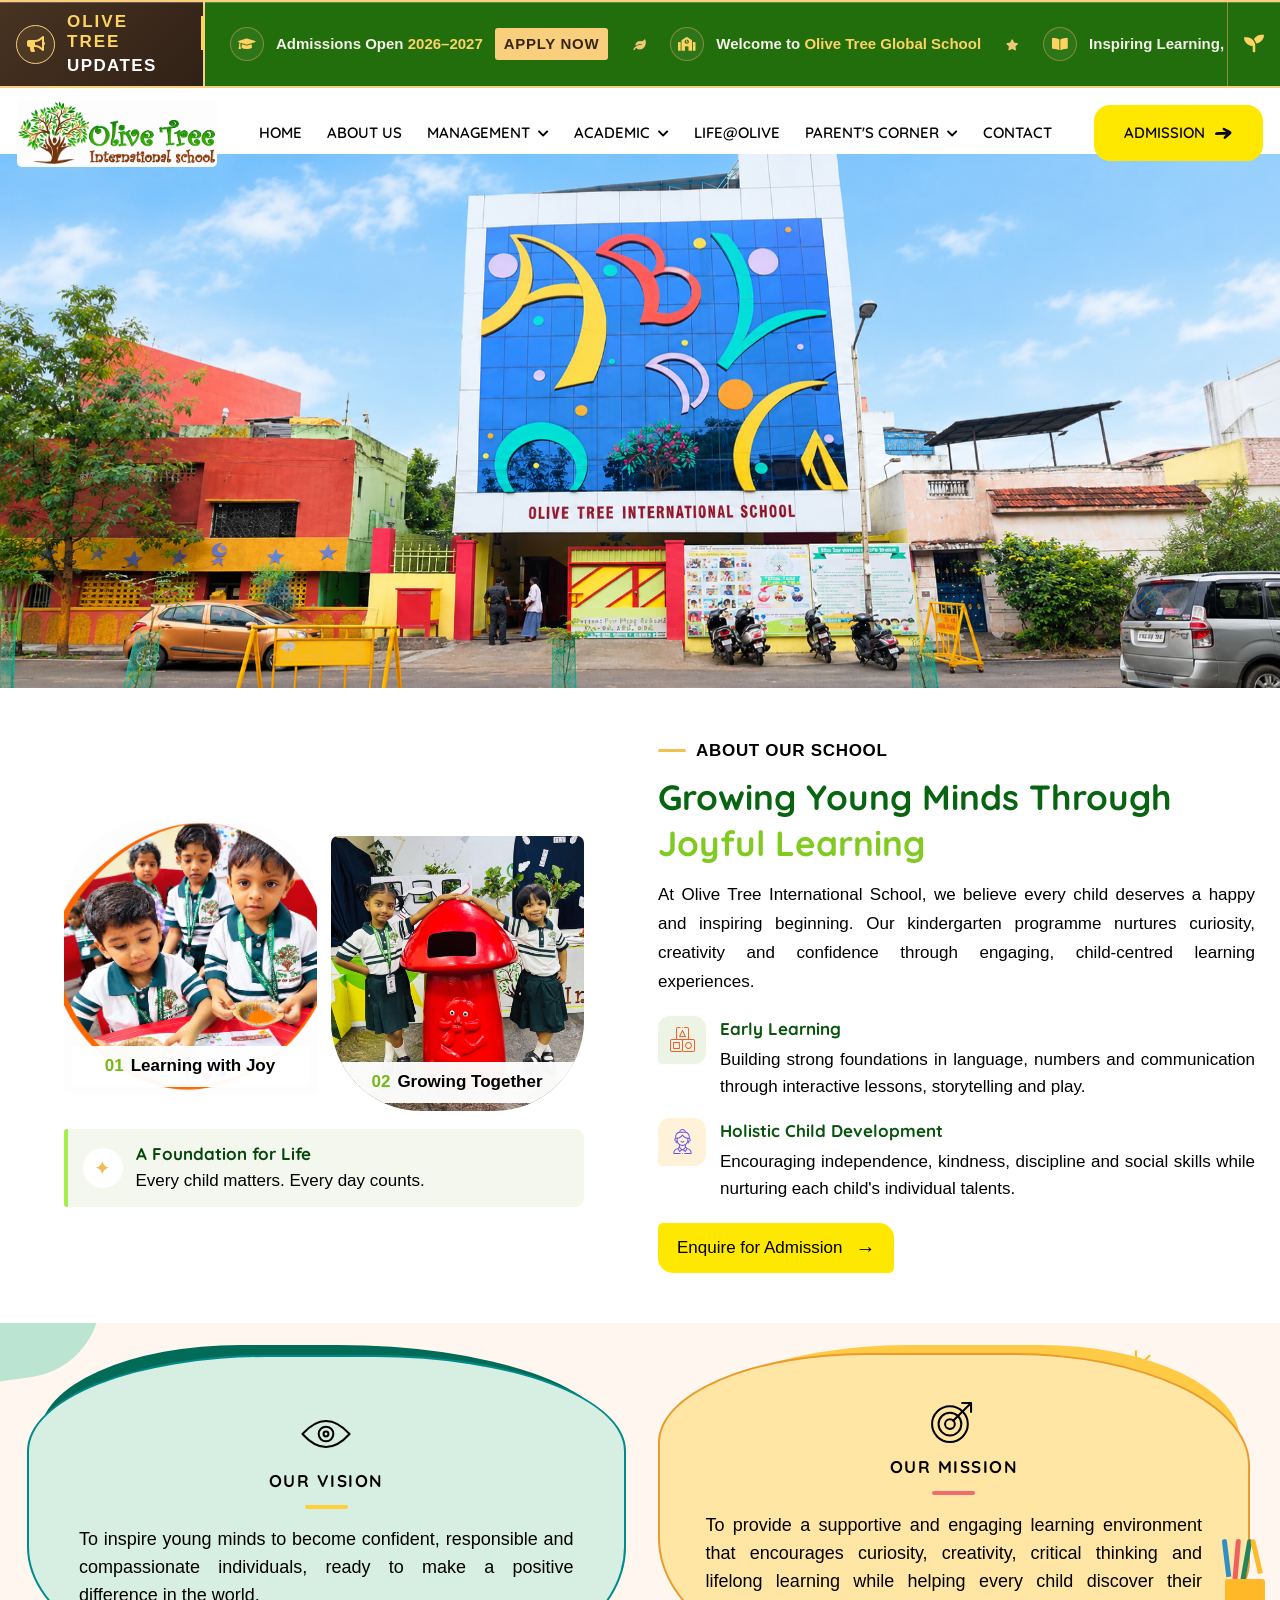
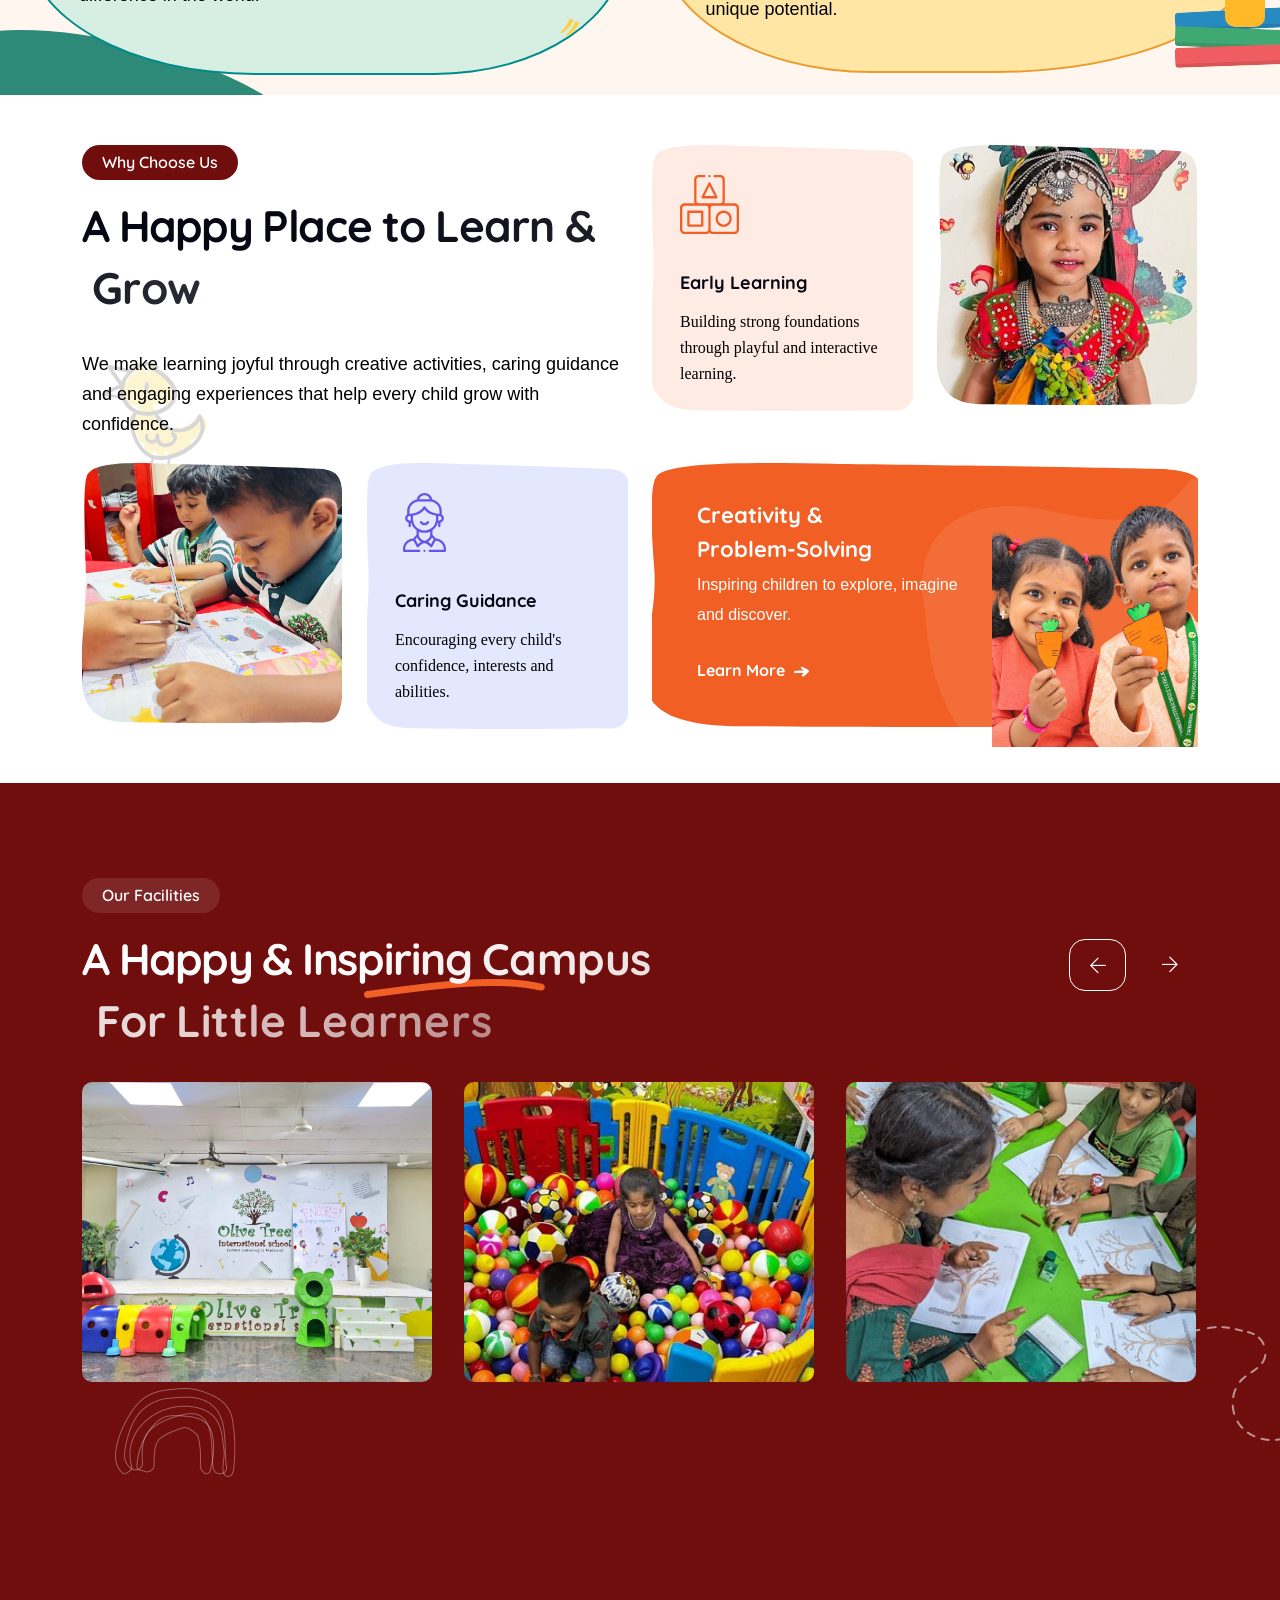
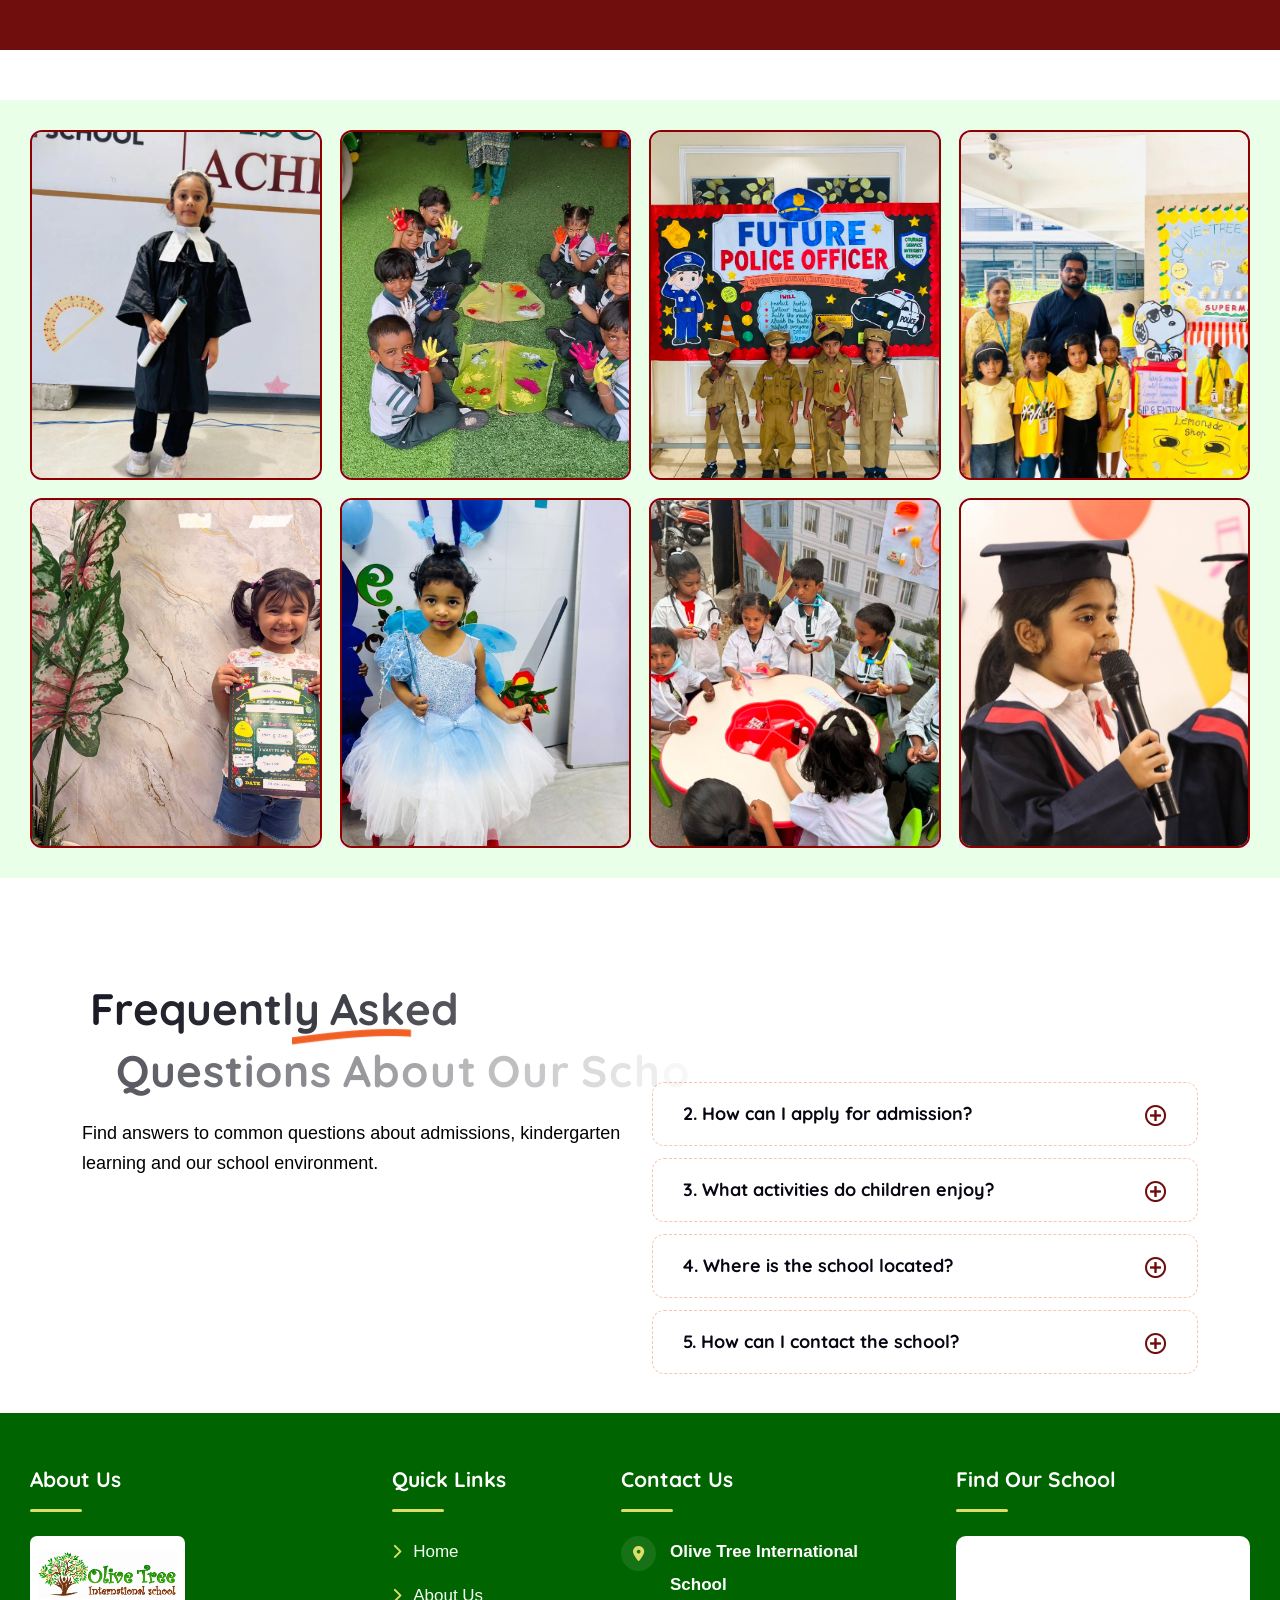
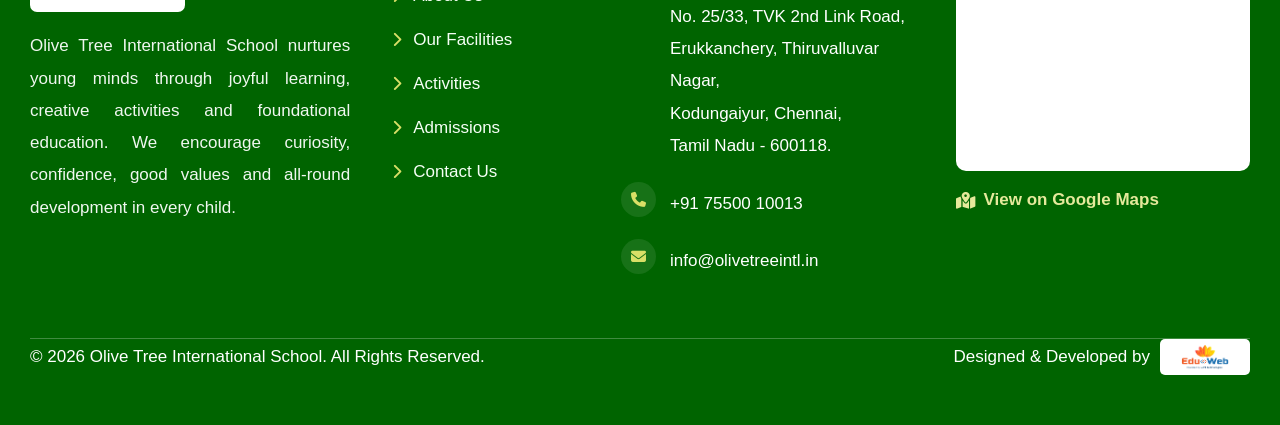
<file: index-2.html>
<!DOCTYPE html>
<html lang="en">
<!--<< Header Area >>-->


<head>
       <link rel="stylesheet"
      href="https://cdnjs.cloudflare.com/ajax/libs/font-awesome/6.5.2/css/all.min.css">
    <!-- ========== Meta Tags ========== -->
    <meta charset="UTF-8">
    <meta http-equiv="X-UA-Compatible" content="IE=edge">
    <meta name="viewport" content="width=device-width, initial-scale=1">
    <meta name="author" content="modinatheme">
    <meta name="description" content="Kidza- Kindergarten & School HTML5 Template">
    <!-- ======== Page title ============ -->
    <title>OLIVE TREE INTERNATIONAL SCHOOL</title>
    <!--<< Favicon >>-->
    <link rel="shortcut icon" href="assets/img/favicon.svg">
    <!--<< Bootstrap min.css >>-->
    <link rel="stylesheet" href="assets/css/bootstrap.min.css">
    <!--<< Font Awesome.css >>-->
    <link rel="stylesheet" href="assets/css/font-awesome.css">
    <!--<< Animate.css >>-->
    <link rel="stylesheet" href="assets/css/animate.css">
    <!--<< Magnific Popup.css >>-->
    <link rel="stylesheet" href="assets/css/magnific-popup.css">
    <!--<< MeanMenu.css >>-->
    <link rel="stylesheet" href="assets/css/meanmenu.css">
    <!--<< Odometer.css >>-->
    <link rel="stylesheet" href="assets/css/odometer.css">
    <!--<< Swiper Bundle.css >>-->
    <link rel="stylesheet" href="assets/css/swiper-bundle.min.css">
    <!--<< Nice Select.css >>-->
    <link rel="stylesheet" href="assets/css/nice-select.css">
    <!--<< Icomon.css >>-->
    <link rel="stylesheet" href="assets/css/icomon.css">
    <!--<< Main.css >>-->
    <link rel="stylesheet" href="assets/css/main.css">
    <link rel="stylesheet" href="assets/css/custom.css">
</head>

<body>

    <!-- Back To Top Start -->
    <button id="back-top" class="back-to-top">
        <i class="far fa-arrow-up"></i>
    </button>


    <!-- Offcanvas Area Start -->
    <div class="fix-area">
        <div class="offcanvas__info">
            <div class="offcanvas__wrapper">
                <div class="offcanvas__content">
                    <div class="offcanvas__top mb-5 d-flex justify-content-between align-items-center">
                        <div class="offcanvas__logo">
                            <a href="index.html">
                                <img src="assets/images/gallery1/logo.jpeg" alt="logo-img">
                            </a>
                        </div>
                        <div class="offcanvas__close">
                            <button>
                                <i class="fas fa-times"></i>
                            </button>
                        </div>
                    </div>
                    <h3 class="offcanvas-title">Hello There!</h3>
                    <p>Lorem ipsum dolor sit amet consectetur adipisicing elit. Animi natus quasi sunt eum ducimus. </p>
                    <div class="mobile-menu fix mt-3"></div>
                    <div class="social-icon d-flex align-items-center">
                        <a href="javascript:void(0)"><i class="fab fa-facebook-f"></i></a>
                        <a href="javascript:void(0)"><i class="fab fa-twitter"></i></a>
                        <a href="javascript:void(0)"><i class="fab fa-youtube"></i></a>
                        <a href="javascript:void(0)"><i class="fab fa-linkedin-in"></i></a>
                    </div>

                    <div class="offcanvas__contact">
                        <h3>Contact Us</h3>
                        <ul class="contact-list">
                            <li>
                                <div class="icon">
                                    <i class="far fa-phone-alt"></i>
                                </div>
                                <div class="content">
                                    <p>Call Us</p>
                                    <h4><a href="tel:+4903983493999">+49 (03) 9834 939 99</a></h4>
                                </div>
                            </li>
                            <li>
                                <div class="icon">
                                    <i class="fal fa-envelope"></i>
                                </div>
                                <div class="content">
                                    <p>Send Email</p>
                                    <h4><a href="mailto:yordomain@gmial.com">yordomain@gmial.com</a></h4>
                                </div>
                            </li>
                            <li>
                                <div class="icon">
                                    <i class="fal fa-map-marker-alt"></i>
                                </div>
                                <div class="content">
                                    <p>Location</p>
                                    <h4>
                                        Chicago 53755 NY, USA
                                    </h4>
                                </div>
                            </li>
                        </ul>
                    </div>
                    <a href="contact.html" class="theme-btn">Start Learning <i class="icon-arrow-icon"></i></a>
                </div>
            </div>
        </div>
    </div>
    <div class="offcanvas__overlay"></div>



    <!-- Header Section Start -->
    <header id="header-sticky" class="header-1 header-2">

        <!-- ==========================================
     OLIVE TREE GLOBAL SCHOOL
     GRAND ANNOUNCEMENT MARQUEE
========================================== -->

        <section class="ot-grand-marquee" aria-label="School announcements">

            <!-- LEFT LABEL -->
            <div class="ot-marquee-label">

                <div class="ot-label-icon">
                    <i class="fas fa-bullhorn"></i>
                </div>

                <div class="ot-label-text">
                    <span class="ot-label-small">OLIVE TREE</span>
                    <span class="ot-label-main">UPDATES</span>
                </div>

                <div class="ot-label-decoration"></div>

            </div>

            <!-- SCROLLING ANNOUNCEMENTS -->
            <div class="ot-marquee-viewport">

                <div class="ot-marquee-track">

                    <!-- GROUP ONE -->
                    <div class="ot-marquee-group">

                        <a href="admissions.html" class="ot-marquee-item">
                            <span class="ot-marquee-icon">
                                <i class="fas fa-graduation-cap"></i>
                            </span>
                            <span class="ot-marquee-message">
                                Admissions Open
                                <strong>2026–2027</strong>
                            </span>
                            <span class="ot-marquee-badge">APPLY NOW</span>
                        </a>

                        <span class="ot-marquee-separator">
                            <i class="fas fa-leaf"></i>
                        </span>

                        <div class="ot-marquee-item">
                            <span class="ot-marquee-icon">
                                <i class="fas fa-school"></i>
                            </span>
                            <span class="ot-marquee-message">
                                Welcome to
                                <strong>Olive Tree Global School</strong>
                            </span>
                        </div>

                        <span class="ot-marquee-separator">
                            <i class="fas fa-star"></i>
                        </span>

                        <div class="ot-marquee-item">
                            <span class="ot-marquee-icon">
                                <i class="fas fa-book-open"></i>
                            </span>
                            <span class="ot-marquee-message">
                                Inspiring Learning,
                                <strong>Building Futures</strong>
                            </span>
                        </div>

                        <span class="ot-marquee-separator">
                            <i class="fas fa-leaf"></i>
                        </span>

                        <div class="ot-marquee-item">
                            <span class="ot-marquee-icon">
                                <i class="fas fa-globe-asia"></i>
                            </span>
                            <span class="ot-marquee-message">
                                <strong>Globe Ready Education</strong>
                                for Tomorrow's Leaders
                            </span>
                        </div>

                        <span class="ot-marquee-separator">
                            <i class="fas fa-star"></i>
                        </span>

                    </div>

                    <!-- GROUP TWO: DUPLICATE FOR CONTINUOUS LOOP -->
                    <div class="ot-marquee-group" aria-hidden="true">

                        <a href="admissions.html" class="ot-marquee-item" tabindex="-1">
                            <span class="ot-marquee-icon">
                                <i class="fas fa-graduation-cap"></i>
                            </span>
                            <span class="ot-marquee-message">
                                Admissions Open
                                <strong>2026–2027</strong>
                            </span>
                            <span class="ot-marquee-badge">APPLY NOW</span>
                        </a>

                        <span class="ot-marquee-separator">
                            <i class="fas fa-leaf"></i>
                        </span>

                        <div class="ot-marquee-item">
                            <span class="ot-marquee-icon">
                                <i class="fas fa-school"></i>
                            </span>
                            <span class="ot-marquee-message">
                                Welcome to
                                <strong>Olive Tree Global School</strong>
                            </span>
                        </div>

                        <span class="ot-marquee-separator">
                            <i class="fas fa-star"></i>
                        </span>

                        <div class="ot-marquee-item">
                            <span class="ot-marquee-icon">
                                <i class="fas fa-book-open"></i>
                            </span>
                            <span class="ot-marquee-message">
                                Inspiring Learning,
                                <strong>Building Futures</strong>
                            </span>
                        </div>

                        <span class="ot-marquee-separator">
                            <i class="fas fa-leaf"></i>
                        </span>

                        <div class="ot-marquee-item">
                            <span class="ot-marquee-icon">
                                <i class="fas fa-globe-asia"></i>
                            </span>
                            <span class="ot-marquee-message">
                                <strong>Globe Ready Education</strong>
                                for Tomorrow's Leaders
                            </span>
                        </div>

                        <span class="ot-marquee-separator">
                            <i class="fas fa-star"></i>
                        </span>

                    </div>

                </div>

            </div>

            <!-- RIGHT DECORATIVE END -->
            <div class="ot-marquee-end">
                <i class="fas fa-seedling"></i>
            </div>

        </section>
        <div class="container">
            <div class="header-main">
                <div class="header-left">
                    <a href="index.html" class="header-logo">
                        <img src="assets/images/gallery1/logo.jpeg" alt="img" style="width: 200px;">
                    </a>


                </div>
                <div class="mean__menu-wrapper">
                    <div class="main-menu">
                        <nav id="mobile-menu">
                            <ul>
                                <li class="has-dropdown menu-thumb">
                                    <a href="javascript:void(0)">
                                        HOME
                                    </a>

                                </li>
                                <li class="has-dropdown active d-xl-none">
                                    <a href="javascript:void(0)" class="border-none">
                                        HOME
                                    </a>

                                </li>
                                <li class="has-dropdown">
                                    <a href="javascript:void(0)">
                                        ABOUT US </a>

                                </li>
                                <li>
                                    <a href="javascript:void(0)">
                                        MANAGEMENT
                                        <i class="fas fa-chevron-down"></i>
                                    </a>
                                    <ul class="submenu">
                                        <li><a href="chairman-message.html">Chairman’s Message</a></li>
                                        <li><a href="ceo.html">CEO's Message</a></li>
                                        <li><a href="correspondent.html">Correspondent’s Message</a></li>
                                    </ul>
                                </li>
                                <li>
                                    <a href="javascript:void(0)">
                                        ACADEMIC
                                        <i class="fas fa-chevron-down"></i>
                                    </a>
                                    <ul class="submenu">
                                        <li><a href="chairman-message.html">Lower Kindergarten (LKG)</a></li>
                                        <li><a href="ceo.html">Upper Kindergarten (UKG)</a></li>
                                        <li><a href="correspondent.html">Teaching Methodology</a></li>
                                    </ul>
                                </li>
                                <li>
                                    <a href="javascript:void(0)">
                                        LIFE@OLIVE
                                    </a>
                                </li>

                                <li>
                                    <a href="javascript:void(0)">
                                        PARENT'S CORNER
                                        <i class="fas fa-chevron-down"></i>

                                    </a>
                                    <ul class="submenu">
                                        <li><a href="chairman-message.html">Parent Guidelines</a></li>
                                        <li><a href="ceo.html">School Discipline</a></li>
                                    </ul>
                                </li>
                                <li>
                                    <a href="javascript:void(0)">
                                        CONTACT
                                    </a>
                                </li>
                            </ul>
                        </nav>
                    </div>
                </div>
                <div class="header-right d-flex justify-content-end align-items-center">

                    <a href="contact.html" class="theme-btn">ADMISSION<i class="icon-arrow-icon"></i></a>
                    <div class="header__hamburger my-auto d-xl-none">
                        <div class="sidebar__toggle">
                            <i class="fal fa-bars"></i>
                        </div>
                    </div>
                </div>
            </div>

        </div>
    </header>

    <!-- Search Start -->
    <div class="search-popup">
        <div class="search-popup__overlay search-toggler"></div>
        <div class="search-popup__content">
            <form role="search" method="get" class="search-popup__form" action="#">
                <input type="text" id="search" name="search" placeholder="Search Here...">
                <button type="submit" aria-label="search submit" class="search-btn">
                    <span><i class="far fa-search"></i></span>
                </button>
            </form>
        </div>
    </div>

    <!-- Sidebar Area Here -->
    <div id="targetElement" class="side_bar slideInRight side_bar_hidden">
        <div class="side_bar_overlay"></div>
        <div class="cart-title mb-50">
            <h4>Shopping cart</h4>
        </div>
        <div class="cartmini__widget">
            <div class="cartmini__widget-item">
                <div class="cartmini__thumb">
                    <a href="shop-details.html">
                        <img src="assets/img/shop-cart1.png" alt="img">
                    </a>
                </div>
                <div class="cartmini__content">
                    <h5><a href="shop-details.html">Baby Bib Pink</a></h5>
                    <div class="cartmini__price-wrapper">
                        <span class="cartmini__price">$46.00</span>
                        <span class="cartmini__quantity">x2</span>
                    </div>
                </div>
                <button class="cartmini__del"><i class="fal fa-times"></i></button>
            </div>
            <div class="cartmini__widget-item">
                <div class="cartmini__thumb">
                    <a href="shop-details.html">
                        <img src="assets/img/shop-cart2.png" alt="img">
                    </a>
                </div>
                <div class="cartmini__content">
                    <h5><a href="shop-details.html">Plastic Roller Mop</a></h5>
                    <div class="cartmini__price-wrapper">
                        <span class="cartmini__price">$78.00</span>
                        <span class="cartmini__quantity">x1</span>
                    </div>
                </div>
                <button class="cartmini__del"><i class="fal fa-times"></i></button>
            </div>
            <div class="cartmini__checkout">
                <div class="cartmini__checkout-title mb-4">
                    <h4>Subtotal:</h4>
                    <span>$113.00</span>
                </div>
                <div class="cartmini__checkout-btn">
                    <a href="shop-cart.html" class="theme-btn mb-2 w-100"> view cart</a>
                    <a href="checkout.html" class="theme-btn w-100 style-2"> checkout</a>
                </div>
            </div>
        </div>
        <button id="closeButton" class="x-mark-icon"><i class="fas fa-times"></i></button>
    </div>

    <!-- Hero Section Start -->
    <section class="hero-section-2 fix">

        <div class="swiper banner-active">
            <div class="swiper-wrapper">
                <div class="swiper-slide">

                    <!-- Hero Section Start -->
                    <section class="hero-section hero-1 " style="margin-top: -2%;">
                        <div class=" hero-container">
                            <div id="rs-slider" class="rs-slider slider6">
                                <div class="slideshow-container">

                                    <div class="mySlides fade">

                                        <img src="assets/images/management/banner1.png" style="width:100%">

                                    </div>

                                    <div class="mySlides fade">

                                        <img src="assets/images/management/banner3.png" style="width:100%">

                                    </div>
                                      <div class="mySlides fade">

                                        <img src="assets/images/management/banner2.png" style="width:100%">

                                    </div>
                                      <div class="mySlides fade">

                                        <img src="assets/images/management/banner4.png" style="width:100%">

                                    </div>

                                </div>




                                <div style="text-align:center;margin-top: -2%;">
                                    <span class="dot"></span>
                                    <span class="dot"></span>
                                    <span class="dot"></span>
                                </div>


                            </div>




                            <style>
                                /* Slideshow container */
                                .slideshow-container {
                                    max-width: auto;
                                    position: relative;
                                    margin: auto;
                                }

                                /* Caption text */

                                /* Number text (1/3 etc) */


                                /* The dots/bullets/indicators */
                                .dot {
                                    height: 15px;
                                    width: 15px;
                                    margin: 0 2px;
                                    background-color: #fff;
                                    border-radius: 50%;
                                    display: inline-block;
                                    transition: background-color 0.6s ease;
                                }

                                .slider-dots,
                                .dot,
                                div[style*="text-align:center"] {
                                    display: none !important;
                                }

                                .active {
                                    background-color: #fff;
                                }

                                /* Fading animation */
                                .fade {
                                    animation-name: fade;
                                    animation-duration: 1.5s;
                                }

                                .fade:not(.show) {
                                    opacity: 1;
                                }

                                @keyframes fade {
                                    from {
                                        opacity: .4
                                    }

                                    to {
                                        opacity: 1
                                    }
                                }

                                @media only screen and (max-width: 600px) {
                                    .testiItem02 .quotation {
                                        display: none !important;
                                    }
                                }


                                /* On smaller screens, decrease text size */
                            </style>



                            <script>
                                let slideIndex = 0;
                                showSlides();

                                function showSlides() {
                                    let i;
                                    let slides = document.getElementsByClassName("mySlides");
                                    let dots = document.getElementsByClassName("dot");
                                    for (i = 0; i < slides.length; i++) {
                                        slides[i].style.display = "none";
                                    }
                                    slideIndex++;
                                    if (slideIndex > slides.length) {
                                        slideIndex = 1
                                    }
                                    for (i = 0; i < dots.length; i++) {
                                        dots[i].className = dots[i].className.replace(" active", "");
                                    }
                                    slides[slideIndex - 1].style.display = "block";
                                    dots[slideIndex - 1].className += " active";
                                    setTimeout(showSlides, 5000); // Change image every 2 seconds
                                }
                            </script>

                        </div>
                    </section>

    </section>


<!-- OLIVE TREE ABOUT SECTION START -->
<section class="ot-equal-about">
    <div class="container">

        <div class="ot-equal-layout">

            <!-- LEFT: IMAGE SECTION -->
            <div class="ot-equal-visual">

                <div class="ot-equal-images">

                    <div class="ot-equal-image ot-image-first">
                        <img src="assets/images/gallery1/abt2.png"
                             alt="Olive Tree International School">

                        <div class="ot-equal-image-caption">
                            <span>01</span>
                            Learning with Joy
                        </div>
                    </div>

                    <div class="ot-equal-image ot-image-second">
                        <img src="assets/images/gallery1/girls.jpeg"
                             alt="Children participating in learning activities">

                        <div class="ot-equal-image-caption">
                            <span>02</span>
                            Growing Together
                        </div>
                    </div>

                </div>

                <div class="ot-equal-highlight">
                    <div class="ot-highlight-symbol">✦</div>
                    <div>
                        <h3>A Foundation for Life</h3>
                        <p>Every child matters. Every day counts.</p>
                    </div>
                </div>

            </div>

            <!-- RIGHT: CONTENT SECTION -->
            <div class="ot-equal-content">

                <div class="ot-equal-label">
                    <span class="ot-label-line"></span>
                    ABOUT OUR SCHOOL
                </div>

                <h2>
                    Growing Young Minds Through
                    <span>Joyful Learning</span>
                </h2>

                <p class="ot-equal-description">
                    At Olive Tree International School, we believe
                    every child deserves a happy and inspiring
                    beginning. Our kindergarten programme nurtures
                    curiosity, creativity and confidence through
                    engaging, child-centred learning experiences.
                </p>

                <!-- FEATURE 1 -->
                <div class="ot-equal-feature">
                    <div class="ot-equal-icon ot-icon-green">
                        <img src="assets/img/about/icon1.svg"
                             alt="">
                    </div>

                    <div class="ot-equal-feature-content">
                        <h3>Early Learning</h3>
                        <p>
                            Building strong foundations in language,
                            numbers and communication through
                            interactive lessons, storytelling and play.
                        </p>
                    </div>
                </div>

                <!-- FEATURE 2 -->
                <div class="ot-equal-feature">
                    <div class="ot-equal-icon ot-icon-gold">
                        <img src="assets/img/about/icon2.svg"
                             alt="">
                    </div>

                    <div class="ot-equal-feature-content">
                        <h3>Holistic Child Development</h3>
                        <p>
                            Encouraging independence, kindness,
                            discipline and social skills while
                            nurturing each child's individual talents.
                        </p>
                    </div>
                </div>

                <!-- ADMISSION BUTTON -->
                <div class="ot-equal-action">
                    <a href="admission.html" class="ot-equal-button">
                        Enquire for Admission
                        <span aria-hidden="true">→</span>
                    </a>
                </div>

            </div>

        </div>
    </div>
</section>
<!-- OLIVE TREE ABOUT SECTION END -->


  <section class="olive-vision-section">
    <div class="olive-decoration olive-top-left"></div>
    <div class="olive-decoration olive-bottom-left"></div>
    <div class="olive-sun">☼</div>
    <div class="olive-paper-plane">➤</div>
    <div class="olive-star olive-star-one">★</div>
    <div class="olive-star olive-star-two">★</div>

    <div class="olive-vm-container">

      
        <!-- VISION AND MISSION -->
        <div class="olive-vm-layout">

            <!-- VISION SHAPE -->
            <article class="olive-vm-vision">

                <div class="olive-vm-symbol">
                    <svg viewBox="0 0 64 48" aria-hidden="true">
                        <path d="M3 24 Q32 -8 61 24 Q32 56 3 24Z"/>
                        <circle cx="32" cy="24" r="9"/>
                        <circle cx="32" cy="24" r="3"/>
                    </svg>
                </div>

                <h3>OUR VISION</h3>
                <span class="olive-vm-line"></span>

                 <p style="text-align: justify;">
                    To inspire young minds
                    to become confident,
                    responsible and compassionate
                    individuals, ready to make
                    a positive difference in the world.
                </p>

                <div class="vision-spark">〃</div>
            </article>

            <!-- MISSION SHAPE -->
            <article class="olive-vm-mission">

                <div class="olive-vm-symbol">
                    <svg viewBox="0 0 64 64" aria-hidden="true">
                        <circle cx="27" cy="37" r="22"/>
                        <circle cx="27" cy="37" r="14"/>
                        <circle cx="27" cy="37" r="6"/>
                        <path d="M31 33 L53 11 M42 11 H53 V22"/>
                    </svg>
                </div>

                <h3>OUR MISSION</h3>
                <span class="olive-vm-line"></span>

                <p style="text-align: justify;">
                    To provide a supportive
                    and engaging learning
                    environment that encourages
                    curiosity, creativity, critical
                    thinking and lifelong learning
                    while helping every child
                    discover their unique potential.
                </p>
            </article>

        </div>

        <!-- BOOKS ILLUSTRATION -->
        <div class="olive-books" aria-hidden="true">
            <div class="olive-pencils">
                <span></span><span></span><span></span><span></span>
            </div>
            <div class="olive-pencil-pot"></div>
            <div class="olive-book book-blue"></div>
            <div class="olive-book book-green"></div>
            <div class="olive-book book-red"></div>
        </div>

  
    </div>
</section>

     
<!-- Choose Section Start -->
<section class="choose-us-section-2 section-padding fix">

    <div class="duck-shape float-bob-x">
        <img src="assets/img/choose/duck.png" alt="duck">
    </div>

    <div class="tree-shape">
        <img src="assets/img/choose/tree.png" alt="tree">
    </div>

    <div class="container">
        <div class="choose-us-wrapper-two">
            <div class="row g-4">

                <!-- Heading -->
                <div class="col-xl-6 col-lg-8">
                    <div class="section-title">
                        <span class="sub-title wow fadeInUp">
                            Why Choose Us
                        </span>

                        <h2 class="char-animation">
                            A Happy Place to
                            <span>Learn & Grow</span>
                        </h2>
                    </div>

                    <p class="mt-3 mt-md-0 wow fadeInUp"
                       data-wow-delay=".2s">
                        We make learning joyful through creative activities,
                        caring guidance and engaging experiences that help
                        every child grow with confidence.
                    </p>
                </div>

                <!-- Early Learning -->
                <div class="col-xl-3 col-lg-4 col-md-6 wow fadeInLeft"
                     data-wow-delay=".4s">
                    <div class="choose-img-items">
                        <div class="icon-box">
                            <img src="assets/img/choose/icon1.svg"
                                 alt="Early learning">

                            <h3>Early Learning</h3>

                            <p>
                                Building strong foundations through
                                playful and interactive learning.
                            </p>
                        </div>
                    </div>
                </div>

                <!-- Children Image -->
                <div class="col-xl-3 col-lg-4 col-md-6 wow fadeInRight"
                     data-wow-delay=".4s">
                    <div class="choose-img">
                        <img src="assets/images/gallery1/117.jpg"
                             alt="School children">
                    </div>
                </div>

                <!-- Teacher Image -->
                <div class="col-xl-3 col-lg-4 col-md-6 wow fadeInLeft"
                     data-wow-delay=".5s">
                    <div class="choose-img">
                        <img src="assets/images/gallery1/teach.jpeg"
                             alt="Teacher guiding children">
                    </div>
                </div>

                <!-- Caring Guidance -->
                <div class="col-xl-3 col-lg-4 col-md-6 wow fadeInLeft"
                     data-wow-delay=".7s">
                    <div class="choose-img-items">
                        <div class="icon-box box-2">
                            <img src="assets/img/choose/icon2.svg"
                                 alt="Child development">

                            <h3>Caring Guidance</h3>

                            <p>
                                Encouraging every child's confidence,
                                interests and abilities.
                            </p>
                        </div>
                    </div>
                </div>

                <!-- Skill Development -->
                <div class="col-xl-6 col-lg-6 col-md-7 wow fadeInRight"
                     data-wow-delay=".7s">

                    <div class="learning-skill-card">

                        <div class="shadow-shape">
                            <img src="assets/img/choose/shadow.png"
                                 alt="Decorative shape">
                        </div>

                        <div class="skill-content">
                            <h3 class="mb-1">
                                Creativity &<br>
                                Problem-Solving
                            </h3>

                            <p>
                                Inspiring children to explore,
                                imagine and discover.
                            </p>

                            <a href="contact.html"
                               class="link-btn text-white">
                                Learn More
                                <i class="icon-arrow-icon"></i>
                            </a>
                        </div>

                        <div class="skill-img">
                            <img src="assets/images/gallery1/abt3.png"
                                 alt="Creative learning">
                        </div>

                    </div>
                </div>

            </div>
        </div>
    </div>
</section>
<!-- Choose Section End -->


  <!-- Facilities & Campus Section Start -->
<section class="classes-section-two classes-section-three section-padding"
    style="margin-top: -5%;">

    <div class="classes-wrapper classes-wrapper-three pb-0">

        <div class="zikzak-shape2">
            <img src="assets/img/classes/zikzak.png" alt="Decorative shape">
        </div>

        <div class="border-shape">
            <img src="assets/img/classes/border.png" alt="Decorative shape">
        </div>

        <div class="container">

            <!-- Section Heading -->
            <div class="section-title-area custom-padding-top3">
                <div class="section-title">
                    <span class="sub-title tittle-bg-2 wow fadeInUp">
                        Our Facilities
                    </span>

                    <h2 class="char-animation text-white">
                        A Happy & <span>Inspiring Campus</span><br>
                        For Little Learners
                    </h2>
                </div>

                <div class="array-button classes-array wow fadeInLeft"
                    data-wow-delay=".4s">
                    <button class="array-prev">
                        <i class="fal fa-arrow-left"></i>
                    </button>
                    <button class="array-next">
                        <i class="fal fa-arrow-right"></i>
                    </button>
                </div>
            </div>

            <!-- Campus Image Slider -->
            <div class="swiper classes-slider">
                <div class="swiper-wrapper">

                    <div class="swiper-slide wow fadeInRight"
                        data-wow-delay=".4s">
                        <div class="classes-activitis-image"
                            style="width:350px;height:300px;">
                            <img
                                src="assets/images/olive/smartclass.jpg"
                                alt="Smart classroom"
                                style="border-radius:10px;width:350px;height:300px;object-fit:cover;">
                        </div>
                    </div>

                    <div class="swiper-slide wow fadeInUp"
                        data-wow-delay=".1s">
                        <div class="classes-activitis-image"
                            style="width:350px;height:300px;">
                            <img src="assets/images/gallery1/audit.jpeg"
                                alt="School campus facility"
                                style="border-radius:10px;width:350px;height:300px;object-fit:cover;">
                        </div>
                    </div>

                    <div class="swiper-slide wow fadeInLeft"
                        data-wow-delay=".4s">
                        <div class="classes-activitis-image"
                            style="width:350px;height:300px;">
                            <img src="assets/images/gallery1/playarea.jpg"
                                alt="Children's play area"
                                style="border-radius:10px;width:350px;height:300px;object-fit:cover;">
                        </div>
                    </div>

                    <div class="swiper-slide wow fadeInLeft"
                        data-wow-delay=".4s">
                        <div class="classes-activitis-image"
                            style="width:350px;height:300px;">
                            <img src="assets/images/gallery1/activity.jpg"
                                alt="Student activities"
                                style="border-radius:10px;width:350px;height:300px;object-fit:cover;">
                        </div>
                    </div>

                </div>
            </div>
        </div>

        <!-- Campus Information -->
        <div class="classes-info-section fix">
            <div class="container">
                <div class="classes-info-wrapper">
                    <div class="row g-4">

                        <!-- Campus Video and Establishment -->
                        <div class="col-xl-6">
                            <div class="row g-4">

                                <div class="col-xl-6 col-lg-6 col-md-6 wow fadeInUp"
                                    data-wow-delay=".3s">
                                    <div class="classes-video-box">
                                        <div class="classes-image">
                                            <img src="assets/images/gallery1/62.jpg"
                                                alt="Olive Tree International School campus">

                                            <div class="classes-info-wave">
                                                <div class="wave-area">
                                                    <div class="promo-video">
                                                        <a class="video-icon video-popup"
                                                            href="https://www.youtube.com/watch?v=Cn4G2lZ_g2I">
                                                            <i class="fas fa-play"></i>
                                                        </a>
                                                    </div>
                                                </div>
                                            </div>
                                        </div>
                                    </div>
                                </div>

                                <div class="col-xl-6 col-lg-6 col-md-6 wow fadeInUp"
                                    data-wow-delay=".5s">
                                    <div class="classes-counter-box">
                                        <div class="counter-box">
                                            <div class="count">
                                                <h3>2018</h3>
                                            </div>
                                            <p>Year Established</p>
                                        </div>
                                    </div>
                                </div>

                            </div>
                        </div>

                        <!-- Campus Description -->
                        <div class="col-xl-6 col-lg-8 wow fadeInUp"
                            data-wow-delay=".7s">
                            <div class="classes-info-buttton">

                                <p>
                                    A welcoming environment for young
                                    learners to explore, play and build
                                    strong foundations for lifelong learning.
                                </p>

                                <a href="contact.html" class="theme-btn">
                                    Enquire for Admission
                                    <i class="icon-arrow-icon"></i>
                                </a>

                            </div>
                        </div>

                    </div>
                </div>
            </div>
        </div>

    </div>
</section>
<!-- Facilities & Campus Section End -->

   <!-- ================= OLIVE TREE PHOTO GALLERY ================= -->
<section class="ot-gallery-section">
    <div class="ot-gallery-container">

        <div class="ot-gallery-grid">

            <div class="ot-gallery-item">
                <a href="assets/images/olive/advocate.jpg" class="ot-gallery-link">
                    <img src="assets/images/olive/advocate.jpg"
                         alt="School Life and Achievements" loading="lazy">
                    <div class="ot-gallery-overlay">
                        <span>School Life &amp; Achievements</span>
                        <i class="fas fa-plus"></i>
                    </div>
                </a>
            </div>

            <div class="ot-gallery-item">
                <a href="assets/images/olive/fungame.jpg" class="ot-gallery-link">
                    <img src="assets/images/olive/fungame.jpg"
                         alt="Young Achievers" loading="lazy">
                    <div class="ot-gallery-overlay">
                        <span>Young Achievers</span>
                        <i class="fas fa-plus"></i>
                    </div>
                </a>
            </div>

            <div class="ot-gallery-item">
                <a href="assets/images/olive/police2.jpg" class="ot-gallery-link">
                    <img src="assets/images/olive/police2.jpg"
                         alt="Dream Big" loading="lazy">
                    <div class="ot-gallery-overlay">
                        <span>Dream Big</span>
                        <i class="fas fa-plus"></i>
                    </div>
                </a>
            </div>

            <div class="ot-gallery-item">
                <a href="assets/images/olive/lemon.jpg" class="ot-gallery-link">
                    <img src="assets/images/olive/lemon.jpg"
                         alt="Creative Learning" loading="lazy">
                    <div class="ot-gallery-overlay">
                        <span>Creative Learning</span>
                        <i class="fas fa-plus"></i>
                    </div>
                </a>
            </div>

            <div class="ot-gallery-item">
                <a href="assets/images/olive/firstday.jpg" class="ot-gallery-link">
                    <img src="assets/images/olive/firstday.jpg"
                         alt="New Beginnings" loading="lazy">
                    <div class="ot-gallery-overlay">
                        <span>New Beginnings</span>
                        <i class="fas fa-plus"></i>
                    </div>
                </a>
            </div>

            <div class="ot-gallery-item">
                <a href="assets/images/olive/blue.jpg" class="ot-gallery-link">
                    <img src="assets/images/olive/blue.jpg"
                         alt="Student Moments" loading="lazy">
                    <div class="ot-gallery-overlay">
                        <span>Student Moments</span>
                        <i class="fas fa-plus"></i>
                    </div>
                </a>
            </div>

            <div class="ot-gallery-item">
                <a href="assets/images/olive/doctor5.jpg" class="ot-gallery-link">
                    <img src="assets/images/olive/doctor5.jpg"
                         alt="Learning by Doing" loading="lazy">
                    <div class="ot-gallery-overlay">
                        <span>Learning by Doing</span>
                        <i class="fas fa-plus"></i>
                    </div>
                </a>
            </div>

            <div class="ot-gallery-item">
                <a href="assets/images/olive/graduation.jpg" class="ot-gallery-link">
                    <img src="assets/images/olive/graduation.jpg"
                         alt="Explore and Discover" loading="lazy">
                    <div class="ot-gallery-overlay">
                        <span>Graduation</span>
                        <i class="fas fa-plus"></i>
                    </div>
                </a>
            </div>

        </div>
    </div>
</section>


  <!-- FAQ Section Start -->
<section class="faq-section section-padding pb-0 fix">
    <div class="container">
        <div class="faq-wrapper">
            <div class="row g-4">

                <!-- FAQ Heading -->
                <div class="col-lg-6">
                    <div class="faq-tittle">
                        <div class="section-title">

                            <span class="sub-title wow fadeInUp">
                                Our FAQs
                            </span>

                            <h2 class="char-animation">
                                Frequently <span>Asked</span>
                                <br>Questions About Our School
                            </h2>

                            <p class="mt-3 wow fadeInUp"
                                data-wow-delay=".5s">
                                Find answers to common questions about
                                admissions, kindergarten learning and
                                our school environment.
                            </p>

                        </div>
                    </div>
                </div>

                <!-- FAQ Accordion -->
                <div class="col-lg-6">
                    <div class="faq-box-item">
                        <ul class="accordion-box">

                            <!-- FAQ 1 -->
                            <li class="accordion block active-block wow fadeInUp">
                                <div class="acc-btn active">
                                    1. Which classes are offered?
                                    <div class="icon far fa-plus-circle"></div>
                                </div>

                                <div class="acc-content current">
                                    <div class="content">
                                        <div class="text">
                                            We offer kindergarten education
                                            focused on early learning and
                                            child development.
                                        </div>
                                    </div>
                                </div>
                            </li>

                            <!-- FAQ 2 -->
                            <li class="accordion block wow fadeInUp"
                                data-wow-delay=".2s">
                                <div class="acc-btn">
                                    2. How can I apply for admission?
                                    <div class="icon far fa-plus-circle"></div>
                                </div>

                                <div class="acc-content">
                                    <div class="content">
                                        <div class="text">
                                            Contact our school at
                                            7550010013 or email
                                            info@olivetreeintl.in
                                            for admission details.
                                        </div>
                                    </div>
                                </div>
                            </li>

                            <!-- FAQ 3 -->
                            <li class="accordion block wow fadeInUp"
                                data-wow-delay=".4s">
                                <div class="acc-btn">
                                    3. What activities do children enjoy?
                                    <div class="icon far fa-plus-circle"></div>
                                </div>

                                <div class="acc-content">
                                    <div class="content">
                                        <div class="text">
                                            Children can learn through
                                            storytelling, creative activities,
                                            rhymes, games and interactive
                                            learning experiences.
                                        </div>
                                    </div>
                                </div>
                            </li>

                            <!-- FAQ 4 -->
                            <li class="accordion block wow fadeInUp"
                                data-wow-delay=".6s">
                                <div class="acc-btn">
                                    4. Where is the school located?
                                    <div class="icon far fa-plus-circle"></div>
                                </div>

                                <div class="acc-content">
                                    <div class="content">
                                        <div class="text">
                                            We are located at No. 25/33,
                                            TVK 2nd Link Road, Erukkanchery,
                                            Thiruvalluvar Nagar, Kodungaiyur,
                                            Chennai, Tamil Nadu – 600118.
                                        </div>
                                    </div>
                                </div>
                            </li>

                            <!-- FAQ 5 -->
                            <li class="accordion block wow fadeInUp"
                                data-wow-delay=".8s">
                                <div class="acc-btn">
                                    5. How can I contact the school?
                                    <div class="icon far fa-plus-circle"></div>
                                </div>

                                <div class="acc-content">
                                    <div class="content">
                                        <div class="text">
                                            Call us at 7550010013 or email
                                            info@olivetreeintl.in for
                                            enquiries and further information.
                                        </div>
                                    </div>
                                </div>
                            </li>

                        </ul>
                    </div>
                </div>

            </div>
        </div>
    </div>
</section>
<!-- FAQ Section End -->

<!-- ================= MODERN FOOTER ================= -->
<footer class="ot-modern-footer">
    <div class="ot-footer-container">

        <!-- ABOUT US -->
        <div class="ot-footer-column ot-footer-about">
            <h3>About Us</h3>
            <span class="ot-footer-line"></span>

            <a href="index.html" class="ot-footer-logo">
                <img src="assets/images/gallery1/logo.jpeg"
                     alt="Olive Tree International School Logo">
            </a>

            <p>
                Olive Tree International School nurtures young minds
                through joyful learning, creative activities and
                foundational education. We encourage curiosity,
                confidence, good values and all-round development
                in every child.
            </p>
        </div>

        <!-- QUICK LINKS -->
        <div class="ot-footer-column ot-footer-links">
            <h3>Quick Links</h3>
            <span class="ot-footer-line"></span>

            <ul>
                <li><a href="index.html">Home</a></li>
                <li><a href="about.html">About Us</a></li>
                <li><a href="facilities.html">Our Facilities</a></li>
                <li><a href="activities.html">Activities</a></li>
                <li><a href="admission.html">Admissions</a></li>
                <li><a href="contact.html">Contact Us</a></li>
            </ul>
        </div>

        <!-- CONTACT DETAILS -->
        <div class="ot-footer-column ot-footer-contact">
            <h3>Contact Us</h3>
            <span class="ot-footer-line"></span>

            <div class="ot-contact-item">
                <span class="ot-contact-icon">
                    <i class="fa-solid fa-location-dot"></i>
                </span>
                <p>
                    <strong>Olive Tree International School</strong><br>
                    No. 25/33, TVK 2nd Link Road,<br>
                    Erukkanchery, Thiruvalluvar Nagar,<br>
                    Kodungaiyur, Chennai,<br>
                    Tamil Nadu - 600118.
                </p>
            </div>

            <div class="ot-contact-item">
                <span class="ot-contact-icon">
                    <i class="fa-solid fa-phone"></i>
                </span>
                <a href="tel:+917550010013">
                    +91 75500 10013
                </a>
            </div>

            <div class="ot-contact-item">
                <span class="ot-contact-icon">
                    <i class="fa-solid fa-envelope"></i>
                </span>
                <a href="mailto:info@olivetreeintl.in">
                    info@olivetreeintl.in
                </a>
            </div>
        </div>

        <!-- LOCATION MAP -->
        <div class="ot-footer-column ot-footer-map">
            <h3>Find Our School</h3>
            <span class="ot-footer-line"></span>

            <div class="ot-map-frame">
                <iframe
                    src="https://maps.google.com/maps?q=No%2025%2F33%20TVK%202nd%20Link%20Road%2C%20Kodungaiyur%2C%20Chennai%20600118&t=&z=15&ie=UTF8&iwloc=&output=embed"
                    title="Olive Tree International School Location"
                    loading="lazy"
                    referrerpolicy="no-referrer-when-downgrade"
                    allowfullscreen>
                </iframe>
            </div>

            <a class="ot-map-link"
               href="https://www.google.com/maps/search/?api=1&query=Olive+Tree+International+School+Kodungaiyur+Chennai"
               target="_blank"
               rel="noopener noreferrer">
                <i class="fa-solid fa-map-location-dot"></i>
                View on Google Maps
            </a>
        </div>

    </div>

    <!-- COPYRIGHT -->
    <div class="ot-footer-bottom">
        <p>
            © 2026 Olive Tree International School.
            All Rights Reserved.
        </p>

        <div class="ot-footer-credit">
            <span>Designed &amp; Developed by</span>
            <a href="https://eduweb.in"
               target="_blank"
               rel="noopener noreferrer">
                <img src="assets/images/management/companylogo.png"
                     alt="EduWeb">
            </a>
        </div>
    </div>
</footer>

    <!--<< All JS Plugins >>-->
    <script src="assets/js/jquery-3.7.1.min.js"></script>
    <!--<< Bootstrap Js >>-->
    <script src="assets/js/bootstrap.bundle.min.js"></script>
    <!--<< Nice Select Js >>-->
    <script src="assets/js/jquery.nice-select.min.js"></script>
    <!--<< Odometer Js >>-->
    <script src="assets/js/odometer.min.js"></script>
    <!--<< Appear Js >>-->
    <script src="assets/js/jquery.appear.min.js"></script>
    <!--<< Swiper Slider Js >>-->
    <script src="assets/js/swiper-bundle.min.js"></script>
    <!--<< MeanMenu Js >>-->
    <script src="assets/js/jquery.meanmenu.min.js"></script>
    <!--<< Magnific Popup Js >>-->
    <script src="assets/js/jquery.magnific-popup.min.js"></script>
    <!--<< Wow Animation Js >>-->
    <script src="assets/js/wow.min.js"></script>
    <!--<< Gsap Animation Js >>-->
    <script src="assets/js/gsap.min.js"></script>
    <!--<< ScrollTrigger Js >>-->
    <script src="assets/js/ScrollTrigger.min.js"></script>
    <!--<< SplitText Js >>-->
    <script src="assets/js/SplitText.min.js"></script>
    <!--<< splitType Js >>-->
    <script src="assets/js/splitType.js"></script>
    <!--<< Main.js >>-->
    <script src="assets/js/main.js"></script>
</body>

<!-- Mirrored from modinathemes.com/kidza-html/index-2.html by HTTrack Website Copier/3.x [XR&CO'2014], Tue, 08 Sep 2026 10:03:18 GMT -->

</html>
</file>
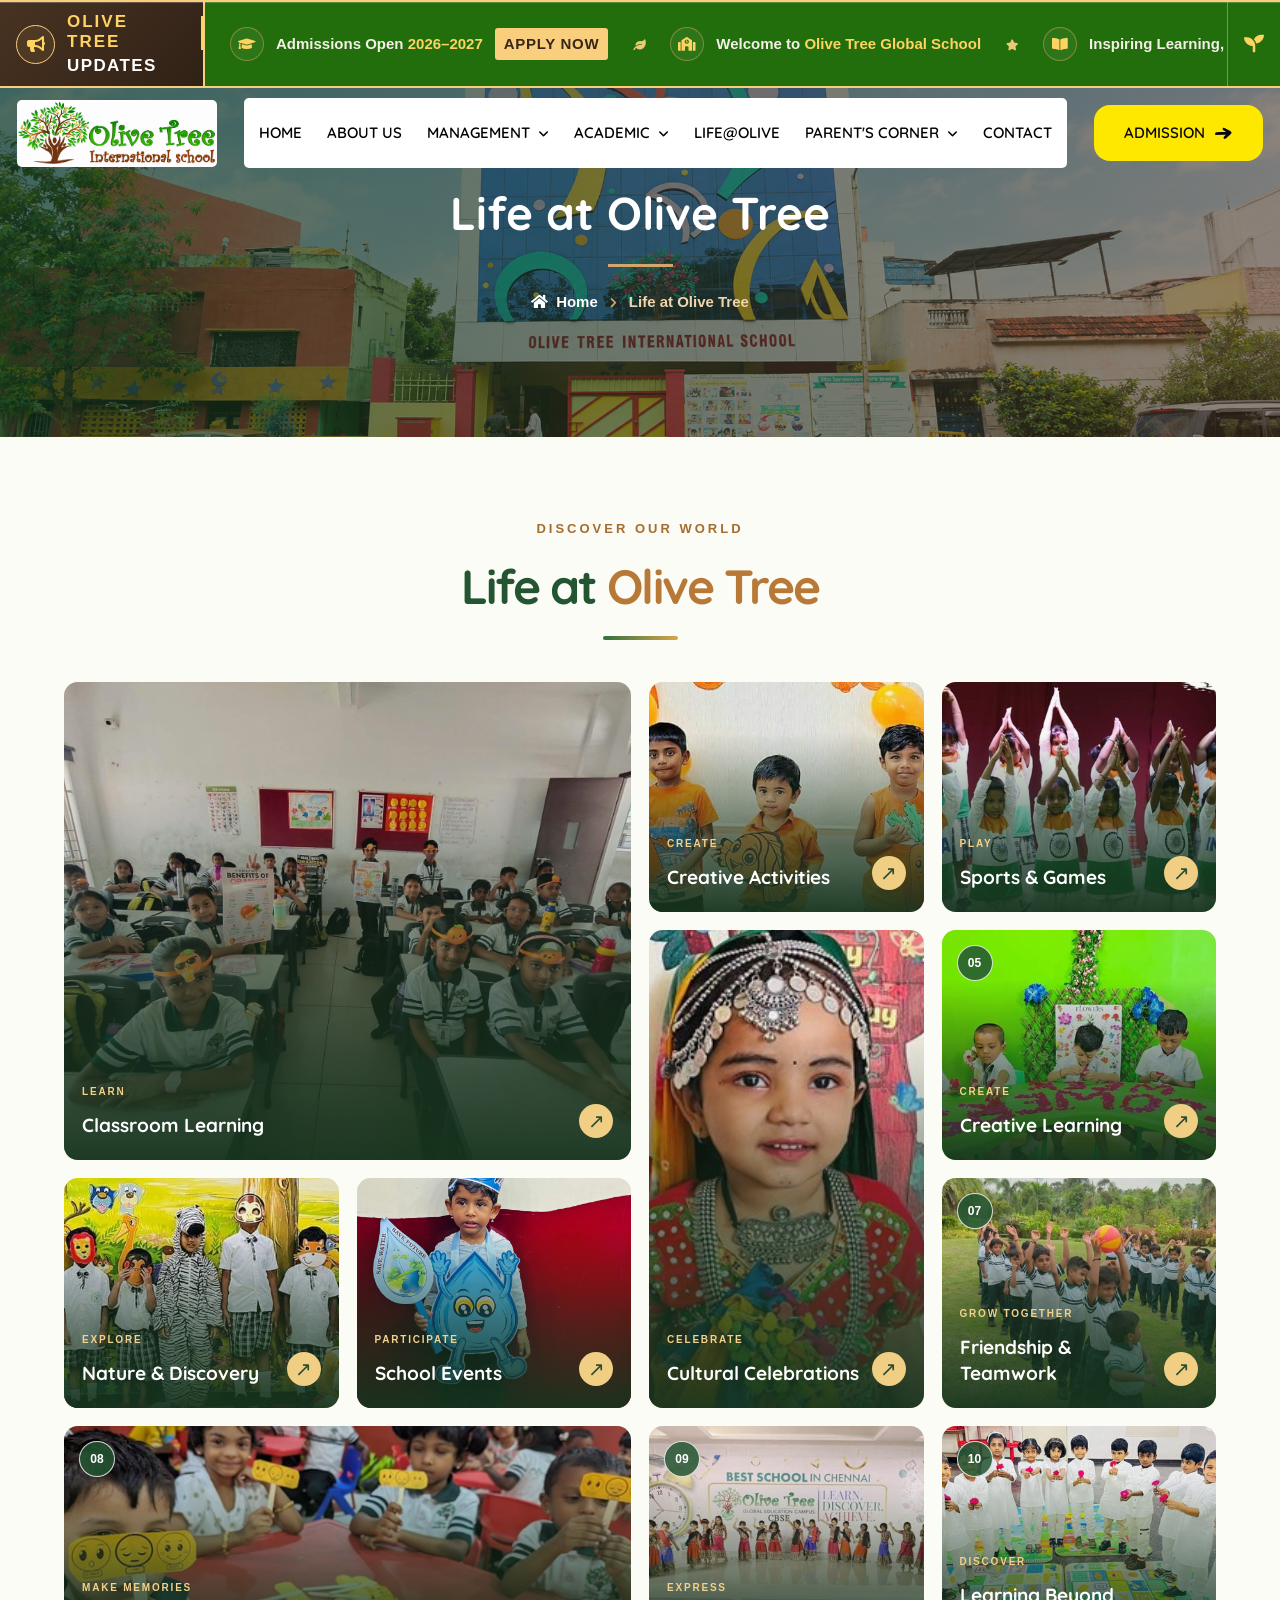
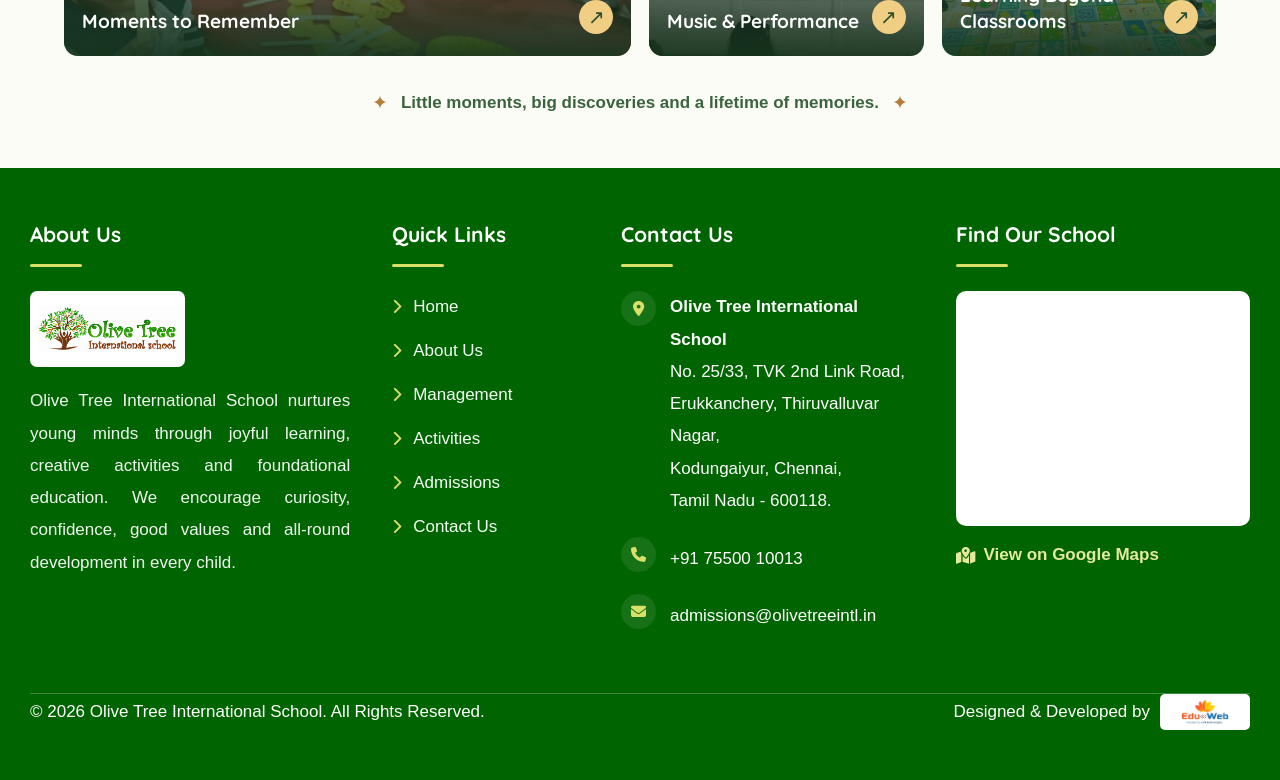
<file: life-at-olive.html>
<!DOCTYPE html>
<html lang="en">
<!--<< Header Area >>-->


<head>
       <link rel="stylesheet"
      href="https://cdnjs.cloudflare.com/ajax/libs/font-awesome/6.5.2/css/all.min.css">
    <!-- ========== Meta Tags ========== -->
    <meta charset="UTF-8">
    <meta http-equiv="X-UA-Compatible" content="IE=edge">
    <meta name="viewport" content="width=device-width, initial-scale=1">
    <meta name="author" content="modinatheme">
    <meta name="description" content="OLIVE TREE INTERNATIONAL SCHOOL">
    <!-- ======== Page title ============ -->
    <title>OLIVE TREE INTERNATIONAL SCHOOL</title>
    <!--<< Favicon >>-->
    <link rel="shortcut icon" href="assets/images/gallery1/logo.jpeg">
    <!--<< Bootstrap min.css >>-->
    <link rel="stylesheet" href="assets/css/bootstrap.min.css">
    <!--<< Font Awesome.css >>-->
    <link rel="stylesheet" href="assets/css/font-awesome.css">
    <!--<< Animate.css >>-->
    <link rel="stylesheet" href="assets/css/animate.css">
    <!--<< Magnific Popup.css >>-->
    <link rel="stylesheet" href="assets/css/magnific-popup.css">
    <!--<< MeanMenu.css >>-->
    <link rel="stylesheet" href="assets/css/meanmenu.css">
    <!--<< Odometer.css >>-->
    <link rel="stylesheet" href="assets/css/odometer.css">
    <!--<< Swiper Bundle.css >>-->
    <link rel="stylesheet" href="assets/css/swiper-bundle.min.css">
    <!--<< Nice Select.css >>-->
    <link rel="stylesheet" href="assets/css/nice-select.css">
    <!--<< Icomon.css >>-->
    <link rel="stylesheet" href="assets/css/icomon.css">
    <!--<< Main.css >>-->
    <link rel="stylesheet" href="assets/css/main.css">
    <link rel="stylesheet" href="assets/css/custom.css">
      <link rel="stylesheet" href="assets/css/inner.css">
</head>

<body>

    <!-- Back To Top Start -->
    <button id="back-top" class="back-to-top">
        <i class="far fa-arrow-up"></i>
    </button>


    <!-- Offcanvas Area Start -->
    <div class="fix-area">
        <div class="offcanvas__info">
            <div class="offcanvas__wrapper">
                <div class="offcanvas__content">
                    <div class="offcanvas__top mb-5 d-flex justify-content-between align-items-center">
                        <div class="offcanvas__logo">
                            <a href="index.html">
                                <img src="assets/images/gallery1/logo.jpeg" alt="logo-img">
                            </a>
                        </div>
                        <div class="offcanvas__close">
                            <button>
                                <i class="fas fa-times"></i>
                            </button>
                        </div>
                    </div>

                    <div class="mobile-menu fix mt-3"></div>
                    <div class="social-icon d-flex align-items-center">
                        <a href="javascript:void(0)"><i class="fab fa-facebook-f"></i></a>
                        <a href="javascript:void(0)"><i class="fab fa-twitter"></i></a>
                        <a href="javascript:void(0)"><i class="fab fa-youtube"></i></a>
                        <a href="javascript:void(0)"><i class="fab fa-linkedin-in"></i></a>
                    </div>

                    <a href="admission.html" class="theme-btn">Admission<i class="icon-arrow-icon"></i></a>
                </div>
            </div>
        </div>
    </div>
    <div class="offcanvas__overlay"></div>



    <!-- Header Section Start -->
    <header id="header-sticky" class="header-1 header-2">

        <!-- ==========================================
     OLIVE TREE GLOBAL SCHOOL
     GRAND ANNOUNCEMENT MARQUEE
========================================== -->

        <section class="ot-grand-marquee" aria-label="School announcements">

            <!-- LEFT LABEL -->
            <div class="ot-marquee-label">

                <div class="ot-label-icon">
                    <i class="fas fa-bullhorn"></i>
                </div>

                <div class="ot-label-text">
                    <span class="ot-label-small">OLIVE TREE</span>
                    <span class="ot-label-main">UPDATES</span>
                </div>

                <div class="ot-label-decoration"></div>

            </div>

            <!-- SCROLLING ANNOUNCEMENTS -->
            <div class="ot-marquee-viewport">

                <div class="ot-marquee-track">

                    <!-- GROUP ONE -->
                    <div class="ot-marquee-group">

                        <a href="admissions.html" class="ot-marquee-item">
                            <span class="ot-marquee-icon">
                                <i class="fas fa-graduation-cap"></i>
                            </span>
                            <span class="ot-marquee-message">
                                Admissions Open
                                <strong>2026–2027</strong>
                            </span>
                            <span class="ot-marquee-badge">APPLY NOW</span>
                        </a>

                        <span class="ot-marquee-separator">
                            <i class="fas fa-leaf"></i>
                        </span>

                        <div class="ot-marquee-item">
                            <span class="ot-marquee-icon">
                                <i class="fas fa-school"></i>
                            </span>
                            <span class="ot-marquee-message">
                                Welcome to
                                <strong>Olive Tree Global School</strong>
                            </span>
                        </div>

                        <span class="ot-marquee-separator">
                            <i class="fas fa-star"></i>
                        </span>

                        <div class="ot-marquee-item">
                            <span class="ot-marquee-icon">
                                <i class="fas fa-book-open"></i>
                            </span>
                            <span class="ot-marquee-message">
                                Inspiring Learning,
                                <strong>Building Futures</strong>
                            </span>
                        </div>

                        <span class="ot-marquee-separator">
                            <i class="fas fa-leaf"></i>
                        </span>

                        <div class="ot-marquee-item">
                            <span class="ot-marquee-icon">
                                <i class="fas fa-globe-asia"></i>
                            </span>
                            <span class="ot-marquee-message">
                                <strong>Globe Ready Education</strong>
                                for Tomorrow's Leaders
                            </span>
                        </div>

                        <span class="ot-marquee-separator">
                            <i class="fas fa-star"></i>
                        </span>

                    </div>

                    <!-- GROUP TWO: DUPLICATE FOR CONTINUOUS LOOP -->
                    <div class="ot-marquee-group" aria-hidden="true">

                        <a href="admissions.html" class="ot-marquee-item" tabindex="-1">
                            <span class="ot-marquee-icon">
                                <i class="fas fa-graduation-cap"></i>
                            </span>
                            <span class="ot-marquee-message">
                                Admissions Open
                                <strong>2026–2027</strong>
                            </span>
                            <span class="ot-marquee-badge">APPLY NOW</span>
                        </a>

                        <span class="ot-marquee-separator">
                            <i class="fas fa-leaf"></i>
                        </span>

                        <div class="ot-marquee-item">
                            <span class="ot-marquee-icon">
                                <i class="fas fa-school"></i>
                            </span>
                            <span class="ot-marquee-message">
                                Welcome to
                                <strong>Olive Tree Global School</strong>
                            </span>
                        </div>

                        <span class="ot-marquee-separator">
                            <i class="fas fa-star"></i>
                        </span>

                        <div class="ot-marquee-item">
                            <span class="ot-marquee-icon">
                                <i class="fas fa-book-open"></i>
                            </span>
                            <span class="ot-marquee-message">
                                Inspiring Learning,
                                <strong>Building Futures</strong>
                            </span>
                        </div>

                        <span class="ot-marquee-separator">
                            <i class="fas fa-leaf"></i>
                        </span>

                        <div class="ot-marquee-item">
                            <span class="ot-marquee-icon">
                                <i class="fas fa-globe-asia"></i>
                            </span>
                            <span class="ot-marquee-message">
                                <strong>Globe Ready Education</strong>
                                for Tomorrow's Leaders
                            </span>
                        </div>

                        <span class="ot-marquee-separator">
                            <i class="fas fa-star"></i>
                        </span>

                    </div>

                </div>

            </div>

            <!-- RIGHT DECORATIVE END -->
            <div class="ot-marquee-end">
                <i class="fas fa-seedling"></i>
            </div>

        </section>
              <div class="container">
            <div class="header-main">
                <div class="header-left">
                    <a href="index.html" class="header-logo">
                        <img src="assets/images/gallery1/logo.jpeg" alt="img" 
                    >
                    </a>


                </div>
                <div class="mean__menu-wrapper">
                    <div class="main-menu">
   <nav id="mobile-menu" aria-label="Main Navigation" style="background-color:
    white;padding: 0px 15px;border-radius: 5px;">
    <ul>
        <li>
            <a href="index.html">HOME</a>
        </li>

        <li>
            <a href="about.html">ABOUT US</a>
        </li>

        <!-- MANAGEMENT -->
        <li class="has-dropdown">
            <a href="javascript:void(0);" aria-expanded="false">
                MANAGEMENT
                <i class="fa-solid fa-angle-down menu-arrow"></i>
            </a>

            <ul class="submenu">
                <li><a href="chairman-message.html">Chairman's Message</a></li>
                <li><a href="ceo.html">CEO's Message</a></li>
                <li><a href="correspondent.html">Correspondent's Message</a></li>
            </ul>
        </li>

        <!-- ACADEMIC -->
        <li class="has-dropdown">
            <a href="javascript:void(0);" aria-expanded="false">
                ACADEMIC
                <i class="fa-solid fa-angle-down menu-arrow"></i>
            </a>

            <ul class="submenu">
                <li><a href="lkg.html">Lower Kindergarten (LKG)</a></li>
                <li><a href="ukg.html">Upper Kindergarten (UKG)</a></li>
                <li><a href="teaching-methodology.html">Teaching Methodology</a></li>
            </ul>
        </li>

        <li>
            <a href="life-at-olive.html">LIFE@OLIVE</a>
        </li>

        <!-- PARENT'S CORNER -->
        <li class="has-dropdown">
            <a href="javascript:void(0);" aria-expanded="false">
                PARENT'S CORNER
                <i class="fa-solid fa-angle-down menu-arrow"></i>
            </a>

            <ul class="submenu">
                <li><a href="parent-guidelines.html">Parent Guidelines</a></li>
                <li><a href="school-discipline.html">School Discipline</a></li>
            </ul>
        </li>

        <li>
            <a href="contact.html">CONTACT</a>
        </li>
    </ul>
</nav>

                    </div>
                </div>
                <div class="header-right d-flex justify-content-end align-items-center">

                    <a href="admission.html" class="theme-btn">ADMISSION<i class="icon-arrow-icon"></i></a>
                    <div class="header__hamburger my-auto d-xl-none">
                        <div class="sidebar__toggle">
                            <i class="fal fa-bars"></i>
                        </div>
                    </div>
                </div>
            </div>

        </div>
    </header>

    <!-- Search Start -->
    <div class="search-popup">
        <div class="search-popup__overlay search-toggler"></div>
        <div class="search-popup__content">
            <form role="search" method="get" class="search-popup__form" action="#">
                <input type="text" id="search" name="search" placeholder="Search Here...">
                <button type="submit" aria-label="search submit" class="search-btn">
                    <span><i class="far fa-search"></i></span>
                </button>
            </form>
        </div>
    </div>

    <!-- Sidebar Area Here -->
    <div id="targetElement" class="side_bar slideInRight side_bar_hidden">
        <div class="side_bar_overlay"></div>
        <button id="closeButton" class="x-mark-icon"><i class="fas fa-times"></i></button>
    </div>


<!-- Breadcrumb Section Start -->
<section class="ot-breadcrumb">
    <div class="ot-breadcrumb-container">
     
       <h1>Life at Olive Tree</h1>

        <div class="ot-breadcrumb-line"></div>

        <nav aria-label="Breadcrumb">
            <ol class="ot-breadcrumb-links">
                <li>
                    <a href="index.html">
                        <i class="fas fa-home"></i>
                        Home
                    </a>
                </li>

                <li class="ot-breadcrumb-separator">
                    <i class="fas fa-chevron-right"></i>
                </li>

                <li aria-current="page">
                  Life at Olive Tree
                </li>
            </ol>
        </nav>

    </div>
</section>
<!-- Breadcrumb Section End -->


<!-- ==========================================
     LIFE AT OLIVE TREE - GALLERY GRID
========================================== -->

<section class="ot-life-gallery" id="life-at-olive">

    <div class="ot-gallery-container">

        <!-- SECTION HEADING -->
        <div class="ot-gallery-heading">
            <span class="ot-gallery-kicker">DISCOVER OUR WORLD</span>

            <h2>
                Life at <span>Olive Tree</span>
            </h2>

            <div class="ot-gallery-heading-line"></div>
        </div>


        <!-- GALLERY GRID -->
        <div class="ot-life-grid">

            <!-- 01 CLASSROOM LEARNING -->
            <a href="assets/img/life-classroom.jpg"
               class="ot-life-card ot-life-large"
               target="_blank"
               rel="noopener">

                <img src="assets/images/olive/classroom.jpg"
                     alt="Students learning together in the classroom"
                     loading="lazy">

                <div class="ot-life-overlay">

                    <div class="ot-life-title">
                        <span>LEARN</span>
                        <h3>Classroom Learning</h3>
                    </div>

                    <span class="ot-life-arrow">↗</span>
                </div>
            </a>


            <!-- 02 CREATIVE ACTIVITIES -->
            <a href="assets/img/life-creative.jpg"
               class="ot-life-card"
               target="_blank"
               rel="noopener">

                <img src="assets/images/gallery1/creative activity.jpg"
                     alt="Children enjoying creative art and craft activities"
                     loading="lazy">

                <div class="ot-life-overlay">

                    <div class="ot-life-title">
                        <span>CREATE</span>
                        <h3>Creative Activities</h3>
                    </div>

                    <span class="ot-life-arrow">↗</span>
                </div>
            </a>


            <!-- 03 SPORTS AND GAMES -->
            <a href="assets/img/life-sports.jpg"
               class="ot-life-card"
               target="_blank"
               rel="noopener">

                <img src="assets/images/gallery1/sports.jpg"
                     alt="Students participating in sports and outdoor games"
                     loading="lazy">

                <div class="ot-life-overlay">

                    <div class="ot-life-title">
                        <span>PLAY</span>
                        <h3>Sports &amp; Games</h3>
                    </div>

                    <span class="ot-life-arrow">↗</span>
                </div>
            </a>


            <!-- 04 CULTURAL CELEBRATIONS -->
            <a href="assets/img/life-cultural.jpg"
               class="ot-life-card ot-life-tall"
               target="_blank"
               rel="noopener">

                <img src="assets/images/gallery1/117.jpg"
                     alt="Students celebrating school cultural events"
                     loading="lazy">

                <div class="ot-life-overlay">

                    <div class="ot-life-title">
                        <span>CELEBRATE</span>
                        <h3>Cultural Celebrations</h3>
                    </div>

                    <span class="ot-life-arrow">↗</span>
                </div>
            </a>
<!-- 05 CREATIVE LEARNING -->
<a href="assets/img/life-creative.jpg"
   class="ot-life-card"
   target="_blank"
   rel="noopener">

    <img src="assets/images/gallery1/creative.jpg"
         alt="Children participating in creative and hands-on learning activities"
         loading="lazy">

    <div class="ot-life-overlay">
        <span class="ot-life-number">05</span>

        <div class="ot-life-title">
            <span>CREATE</span>
            <h3>Creative Learning</h3>
        </div>

        <span class="ot-life-arrow">↗</span>
    </div>
</a>

            <!-- 05 NATURE AND DISCOVERY -->
            <a href="assets/img/life-nature.jpg"
               class="ot-life-card"
               target="_blank"
               rel="noopener">

                <img src="assets/images/gallery1/teamwork.jpg"
                     alt="Children exploring nature and the environment"
                     loading="lazy">

                <div class="ot-life-overlay">

                    <div class="ot-life-title">
                        <span>EXPLORE</span>
                        <h3>Nature &amp; Discovery</h3>
                    </div>

                    <span class="ot-life-arrow">↗</span>
                </div>
            </a>


            <!-- 06 SCHOOL EVENTS -->
            <a href="assets/img/life-events.jpg"
               class="ot-life-card"
               target="_blank"
               rel="noopener">

                <img src="assets/images/gallery1/schoolevent.jpeg"
                     alt="Students taking part in a school event"
                     loading="lazy">

                <div class="ot-life-overlay">

                    <div class="ot-life-title">
                        <span>PARTICIPATE</span>
                        <h3>School Events</h3>
                    </div>

                    <span class="ot-life-arrow">↗</span>
                </div>
            </a>


            <!-- 07 FRIENDSHIP AND TEAMWORK -->
            <a href="assets/img/life-friendship.jpg"
               class="ot-life-card"
               target="_blank"
               rel="noopener">

                <img src="assets/images/gallery1/frnd.jpg"
                     alt="Students building friendships and learning together"
                     loading="lazy">

                <div class="ot-life-overlay">
                    <span class="ot-life-number">07</span>

                    <div class="ot-life-title">
                        <span>GROW TOGETHER</span>
                        <h3>Friendship &amp; Teamwork</h3>
                    </div>

                    <span class="ot-life-arrow">↗</span>
                </div>
            </a>


            <!-- 08 MOMENTS TO REMEMBER -->
            <a href="assets/img/life-moments.jpg"
               class="ot-life-card ot-life-wide"
               target="_blank"
               rel="noopener">

                <img src="assets/images/gallery1/moment.jpg"
                     alt="Memorable moments from life at Olive Tree Global School"
                     loading="lazy">

                <div class="ot-life-overlay">
                    <span class="ot-life-number">08</span>

                    <div class="ot-life-title">
                        <span>MAKE MEMORIES</span>
                        <h3>Moments to Remember</h3>
                    </div>

                    <span class="ot-life-arrow">↗</span>
                </div>
            </a>

<!-- 09 MUSIC AND PERFORMANCE -->
<a href="assets/img/life-music.jpg"
   class="ot-life-card"
   target="_blank"
   rel="noopener">

    <img src="assets/images/gallery1/music.jpg"
         alt="Students participating in music and performance activities"
         loading="lazy">

    <div class="ot-life-overlay">
        <span class="ot-life-number">09</span>

        <div class="ot-life-title">
            <span>EXPRESS</span>
            <h3>Music &amp; Performance</h3>
        </div>

        <span class="ot-life-arrow">↗</span>
    </div>
</a>


<!-- 10 LEARNING BEYOND CLASSROOM -->
<a href="assets/img/life-exploration.jpg"
   class="ot-life-card"
   target="_blank"
   rel="noopener">

    <img src="assets/images/gallery1/learnbeyond.png"
         alt="Students exploring and discovering new things"
         loading="lazy">

    <div class="ot-life-overlay">
        <span class="ot-life-number">10</span>

        <div class="ot-life-title">
            <span>DISCOVER</span>
            <h3>Learning Beyond Classrooms</h3>
        </div>

        <span class="ot-life-arrow">↗</span>
    </div>
</a>
        </div>


        <!-- BOTTOM MESSAGE -->
        <div class="ot-gallery-bottom">
            <span class="ot-gallery-leaf">✦</span>

            <p>
                Little moments, big discoveries and a lifetime of memories.
            </p>

            <span class="ot-gallery-leaf">✦</span>
        </div>

    </div>

</section>


<!-- ================= MODERN FOOTER ================= -->
<footer class="ot-modern-footer" style="margin-top: -2%;">
    <div class="ot-footer-container">

        <!-- ABOUT US -->
        <div class="ot-footer-column ot-footer-about">
            <h3>About Us</h3>
            <span class="ot-footer-line"></span>

            <a href="index.html" class="ot-footer-logo">
                <img src="assets/images/gallery1/logo.jpeg"
                     alt="Olive Tree International School Logo">
            </a>

            <p>
                Olive Tree International School nurtures young minds
                through joyful learning, creative activities and
                foundational education. We encourage curiosity,
                confidence, good values and all-round development
                in every child.
            </p>
        </div>

             <!-- QUICK LINKS -->
        <div class="ot-footer-column ot-footer-links">
            <h3>Quick Links</h3>
            <span class="ot-footer-line"></span>

            <ul>
                <li><a href="index.html">Home</a></li>
                <li><a href="about.html">About Us</a></li>
                <li><a href="chairman-message.html">Management</a></li>
                <li><a href="teaching-methodology.html">Activities</a></li>
                <li><a href="admission.html">Admissions</a></li>
                <li><a href="contact.html">Contact Us</a></li>
            </ul>
        </div>

        <!-- CONTACT DETAILS -->
        <div class="ot-footer-column ot-footer-contact">
            <h3>Contact Us</h3>
            <span class="ot-footer-line"></span>

            <div class="ot-contact-item">
                <span class="ot-contact-icon">
                    <i class="fa-solid fa-location-dot"></i>
                </span>
                <p>
                    <strong>Olive Tree International School</strong><br>
                    No. 25/33, TVK 2nd Link Road,<br>
                    Erukkanchery, Thiruvalluvar Nagar,<br>
                    Kodungaiyur, Chennai,<br>
                    Tamil Nadu - 600118.
                </p>
            </div>

            <div class="ot-contact-item">
                <span class="ot-contact-icon">
                    <i class="fa-solid fa-phone"></i>
                </span>
                <a href="tel:+917550010013">
                    +91 75500 10013
                </a>
            </div>

            <div class="ot-contact-item">
                <span class="ot-contact-icon">
                    <i class="fa-solid fa-envelope"></i>
                </span>
                <a href="mailto:admissions@olivetreeintl.in">
                   admissions@olivetreeintl.in
                </a>
            </div>
        </div>

        <!-- LOCATION MAP -->
        <div class="ot-footer-column ot-footer-map">
            <h3>Find Our School</h3>
            <span class="ot-footer-line"></span>

            <div class="ot-map-frame">
                <iframe
                    src="https://maps.google.com/maps?q=No%2025%2F33%20TVK%202nd%20Link%20Road%2C%20Kodungaiyur%2C%20Chennai%20600118&t=&z=15&ie=UTF8&iwloc=&output=embed"
                    title="Olive Tree International School Location"
                    loading="lazy"
                    referrerpolicy="no-referrer-when-downgrade"
                    allowfullscreen>
                </iframe>
            </div>

            <a class="ot-map-link"
               href="https://www.google.com/maps/search/?api=1&query=Olive+Tree+International+School+Kodungaiyur+Chennai"
               target="_blank"
               rel="noopener noreferrer">
                <i class="fa-solid fa-map-location-dot"></i>
                View on Google Maps
            </a>
        </div>

    </div>

    <!-- COPYRIGHT -->
    <div class="ot-footer-bottom">
        <p>
            © 2026 Olive Tree International School.
            All Rights Reserved.
        </p>

        <div class="ot-footer-credit">
            <span>Designed &amp; Developed by</span>
            <a href="https://eduweb.co.in/"
               target="_blank"
               rel="noopener noreferrer">
                <img src="assets/images/management/companylogo.png"
                     alt="EduWeb">
            </a>
        </div>
    </div>
</footer>

    <!--<< All JS Plugins >>-->
    <script src="assets/js/jquery-3.7.1.min.js"></script>
    <!--<< Bootstrap Js >>-->
    <script src="assets/js/bootstrap.bundle.min.js"></script>
    <!--<< Nice Select Js >>-->
    <script src="assets/js/jquery.nice-select.min.js"></script>
    <!--<< Odometer Js >>-->
    <script src="assets/js/odometer.min.js"></script>
    <!--<< Appear Js >>-->
    <script src="assets/js/jquery.appear.min.js"></script>
    <!--<< Swiper Slider Js >>-->
    <script src="assets/js/swiper-bundle.min.js"></script>
    <!--<< MeanMenu Js >>-->
    <script src="assets/js/jquery.meanmenu.min.js"></script>
    <!--<< Magnific Popup Js >>-->
    <script src="assets/js/jquery.magnific-popup.min.js"></script>
    <!--<< Wow Animation Js >>-->
    <script src="assets/js/wow.min.js"></script>
    <!--<< Gsap Animation Js >>-->
    <script src="assets/js/gsap.min.js"></script>
    <!--<< ScrollTrigger Js >>-->
    <script src="assets/js/ScrollTrigger.min.js"></script>
    <!--<< SplitText Js >>-->
    <script src="assets/js/SplitText.min.js"></script>
    <!--<< splitType Js >>-->
    <script src="assets/js/splitType.js"></script>
    <!--<< Main.js >>-->
    <script src="assets/js/main.js"></script>
</body>


</html>
</file>
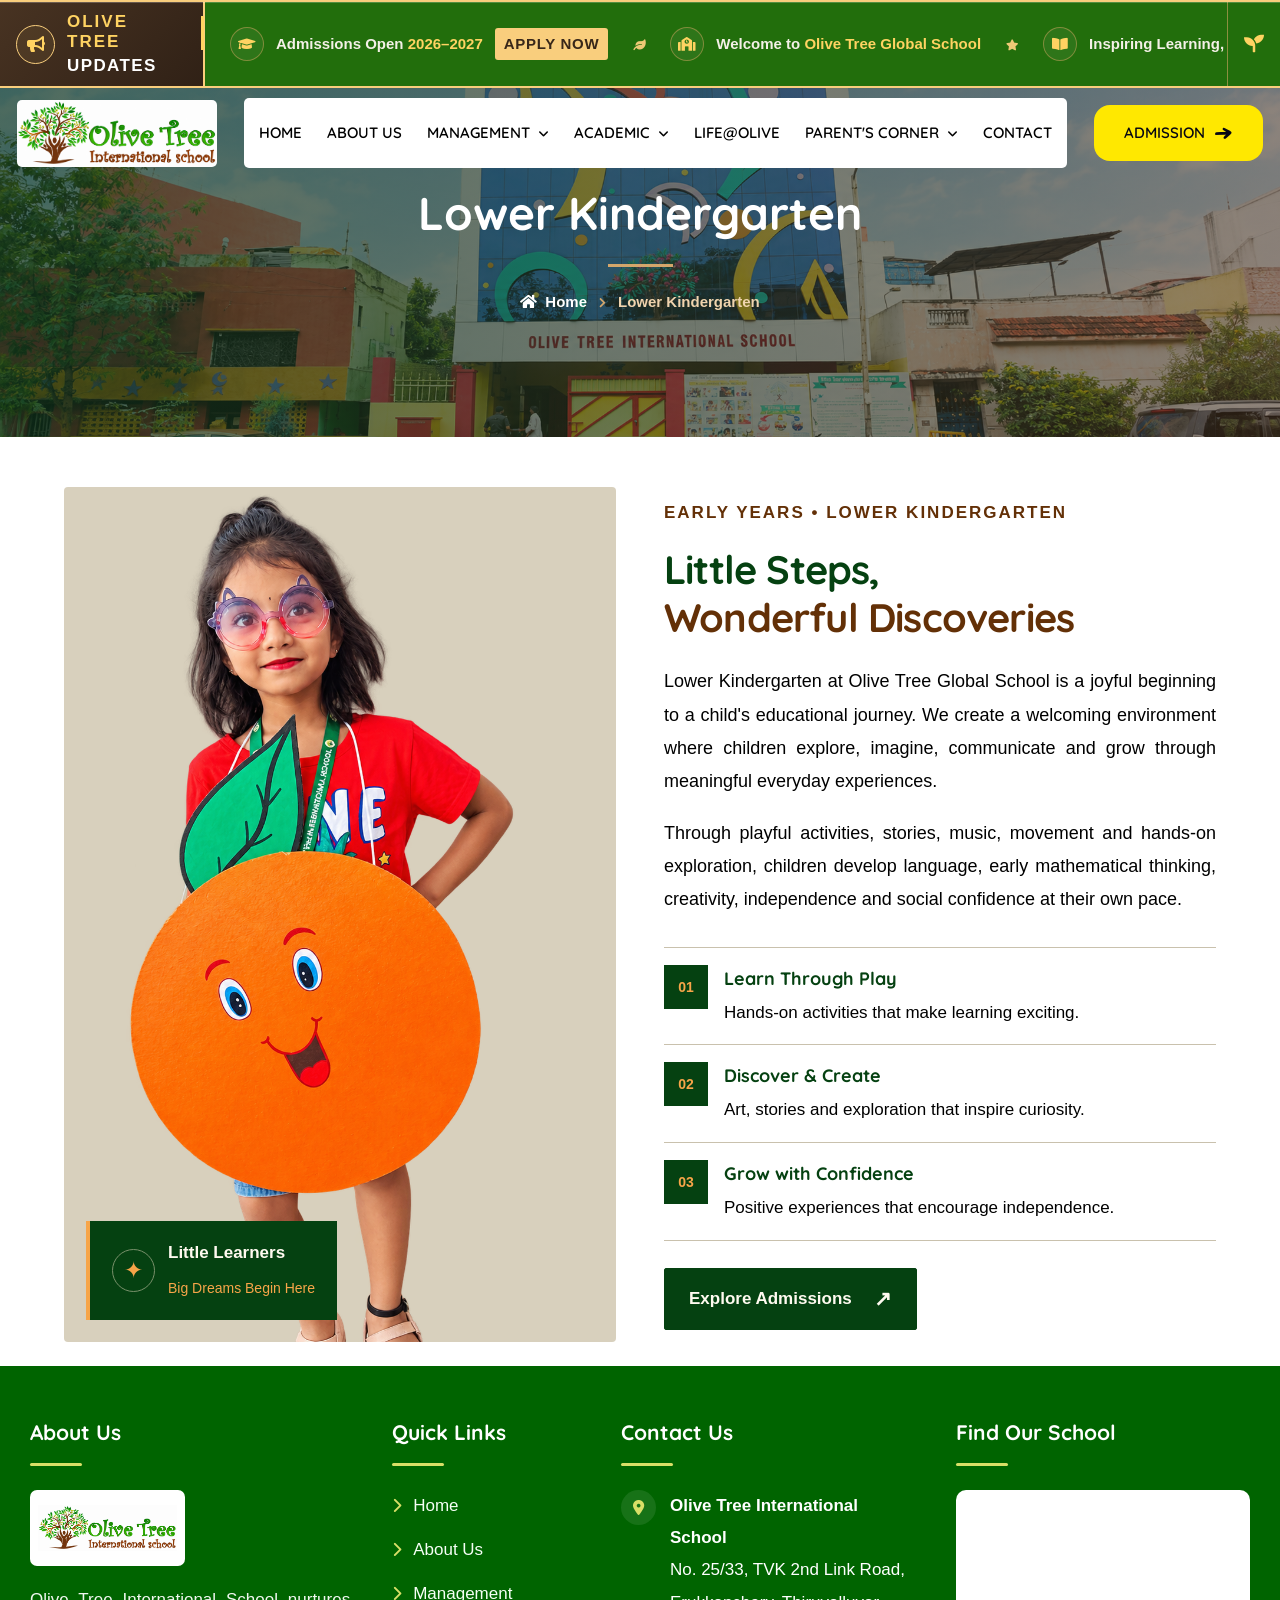
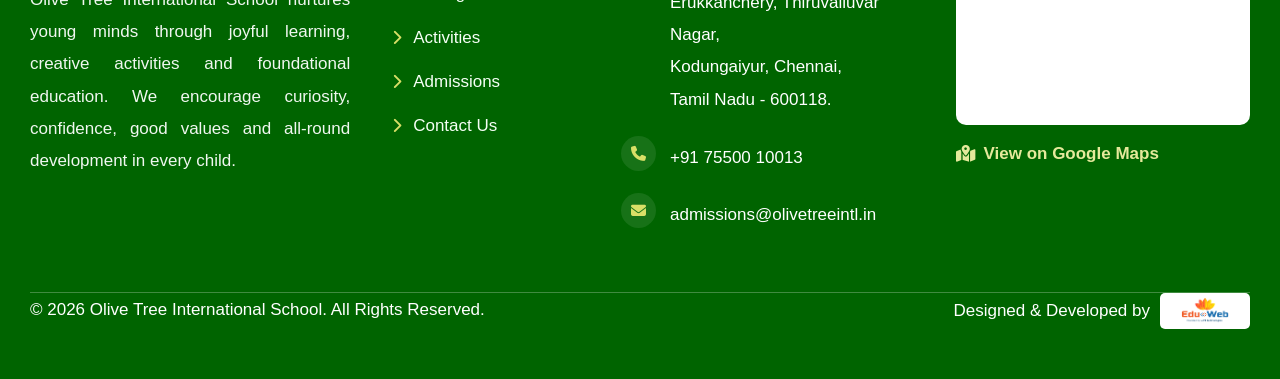
<file: lkg.html>
<!DOCTYPE html>
<html lang="en">
<!--<< Header Area >>-->


<head>
       <link rel="stylesheet"
      href="https://cdnjs.cloudflare.com/ajax/libs/font-awesome/6.5.2/css/all.min.css">
    <!-- ========== Meta Tags ========== -->
    <meta charset="UTF-8">
    <meta http-equiv="X-UA-Compatible" content="IE=edge">
    <meta name="viewport" content="width=device-width, initial-scale=1">
    <meta name="author" content="modinatheme">
    <meta name="description" content="OLIVE TREE INTERNATIONAL SCHOOL">
    <!-- ======== Page title ============ -->
    <title>OLIVE TREE INTERNATIONAL SCHOOL</title>
    <!--<< Favicon >>-->
    <link rel="shortcut icon" href="assets/images/gallery1/logo.jpeg">
    <!--<< Bootstrap min.css >>-->
    <link rel="stylesheet" href="assets/css/bootstrap.min.css">
    <!--<< Font Awesome.css >>-->
    <link rel="stylesheet" href="assets/css/font-awesome.css">
    <!--<< Animate.css >>-->
    <link rel="stylesheet" href="assets/css/animate.css">
    <!--<< Magnific Popup.css >>-->
    <link rel="stylesheet" href="assets/css/magnific-popup.css">
    <!--<< MeanMenu.css >>-->
    <link rel="stylesheet" href="assets/css/meanmenu.css">
    <!--<< Odometer.css >>-->
    <link rel="stylesheet" href="assets/css/odometer.css">
    <!--<< Swiper Bundle.css >>-->
    <link rel="stylesheet" href="assets/css/swiper-bundle.min.css">
    <!--<< Nice Select.css >>-->
    <link rel="stylesheet" href="assets/css/nice-select.css">
    <!--<< Icomon.css >>-->
    <link rel="stylesheet" href="assets/css/icomon.css">
    <!--<< Main.css >>-->
    <link rel="stylesheet" href="assets/css/main.css">
    <link rel="stylesheet" href="assets/css/custom.css">
      <link rel="stylesheet" href="assets/css/inner.css">
</head>

<body>

    <!-- Back To Top Start -->
    <button id="back-top" class="back-to-top">
        <i class="far fa-arrow-up"></i>
    </button>


    <!-- Offcanvas Area Start -->
    <div class="fix-area">
        <div class="offcanvas__info">
            <div class="offcanvas__wrapper">
                <div class="offcanvas__content">
                    <div class="offcanvas__top mb-5 d-flex justify-content-between align-items-center">
                        <div class="offcanvas__logo">
                            <a href="index.html">
                                <img src="assets/images/gallery1/logo.jpeg" alt="logo-img">
                            </a>
                        </div>
                        <div class="offcanvas__close">
                            <button>
                                <i class="fas fa-times"></i>
                            </button>
                        </div>
                    </div>

                    <div class="mobile-menu fix mt-3"></div>
                    <div class="social-icon d-flex align-items-center">
                        <a href="javascript:void(0)"><i class="fab fa-facebook-f"></i></a>
                        <a href="javascript:void(0)"><i class="fab fa-twitter"></i></a>
                        <a href="javascript:void(0)"><i class="fab fa-youtube"></i></a>
                        <a href="javascript:void(0)"><i class="fab fa-linkedin-in"></i></a>
                    </div>

                    <a href="admission.html" class="theme-btn">Admission<i class="icon-arrow-icon"></i></a>
                </div>
            </div>
        </div>
    </div>
    <div class="offcanvas__overlay"></div>



    <!-- Header Section Start -->
    <header id="header-sticky" class="header-1 header-2">

        <!-- ==========================================
     OLIVE TREE GLOBAL SCHOOL
     GRAND ANNOUNCEMENT MARQUEE
========================================== -->

        <section class="ot-grand-marquee" aria-label="School announcements">

            <!-- LEFT LABEL -->
            <div class="ot-marquee-label">

                <div class="ot-label-icon">
                    <i class="fas fa-bullhorn"></i>
                </div>

                <div class="ot-label-text">
                    <span class="ot-label-small">OLIVE TREE</span>
                    <span class="ot-label-main">UPDATES</span>
                </div>

                <div class="ot-label-decoration"></div>

            </div>

            <!-- SCROLLING ANNOUNCEMENTS -->
            <div class="ot-marquee-viewport">

                <div class="ot-marquee-track">

                    <!-- GROUP ONE -->
                    <div class="ot-marquee-group">

                        <a href="admissions.html" class="ot-marquee-item">
                            <span class="ot-marquee-icon">
                                <i class="fas fa-graduation-cap"></i>
                            </span>
                            <span class="ot-marquee-message">
                                Admissions Open
                                <strong>2026–2027</strong>
                            </span>
                            <span class="ot-marquee-badge">APPLY NOW</span>
                        </a>

                        <span class="ot-marquee-separator">
                            <i class="fas fa-leaf"></i>
                        </span>

                        <div class="ot-marquee-item">
                            <span class="ot-marquee-icon">
                                <i class="fas fa-school"></i>
                            </span>
                            <span class="ot-marquee-message">
                                Welcome to
                                <strong>Olive Tree Global School</strong>
                            </span>
                        </div>

                        <span class="ot-marquee-separator">
                            <i class="fas fa-star"></i>
                        </span>

                        <div class="ot-marquee-item">
                            <span class="ot-marquee-icon">
                                <i class="fas fa-book-open"></i>
                            </span>
                            <span class="ot-marquee-message">
                                Inspiring Learning,
                                <strong>Building Futures</strong>
                            </span>
                        </div>

                        <span class="ot-marquee-separator">
                            <i class="fas fa-leaf"></i>
                        </span>

                        <div class="ot-marquee-item">
                            <span class="ot-marquee-icon">
                                <i class="fas fa-globe-asia"></i>
                            </span>
                            <span class="ot-marquee-message">
                                <strong>Globe Ready Education</strong>
                                for Tomorrow's Leaders
                            </span>
                        </div>

                        <span class="ot-marquee-separator">
                            <i class="fas fa-star"></i>
                        </span>

                    </div>

                    <!-- GROUP TWO: DUPLICATE FOR CONTINUOUS LOOP -->
                    <div class="ot-marquee-group" aria-hidden="true">

                        <a href="admissions.html" class="ot-marquee-item" tabindex="-1">
                            <span class="ot-marquee-icon">
                                <i class="fas fa-graduation-cap"></i>
                            </span>
                            <span class="ot-marquee-message">
                                Admissions Open
                                <strong>2026–2027</strong>
                            </span>
                            <span class="ot-marquee-badge">APPLY NOW</span>
                        </a>

                        <span class="ot-marquee-separator">
                            <i class="fas fa-leaf"></i>
                        </span>

                        <div class="ot-marquee-item">
                            <span class="ot-marquee-icon">
                                <i class="fas fa-school"></i>
                            </span>
                            <span class="ot-marquee-message">
                                Welcome to
                                <strong>Olive Tree Global School</strong>
                            </span>
                        </div>

                        <span class="ot-marquee-separator">
                            <i class="fas fa-star"></i>
                        </span>

                        <div class="ot-marquee-item">
                            <span class="ot-marquee-icon">
                                <i class="fas fa-book-open"></i>
                            </span>
                            <span class="ot-marquee-message">
                                Inspiring Learning,
                                <strong>Building Futures</strong>
                            </span>
                        </div>

                        <span class="ot-marquee-separator">
                            <i class="fas fa-leaf"></i>
                        </span>

                        <div class="ot-marquee-item">
                            <span class="ot-marquee-icon">
                                <i class="fas fa-globe-asia"></i>
                            </span>
                            <span class="ot-marquee-message">
                                <strong>Globe Ready Education</strong>
                                for Tomorrow's Leaders
                            </span>
                        </div>

                        <span class="ot-marquee-separator">
                            <i class="fas fa-star"></i>
                        </span>

                    </div>

                </div>

            </div>

            <!-- RIGHT DECORATIVE END -->
            <div class="ot-marquee-end">
                <i class="fas fa-seedling"></i>
            </div>

        </section>
              <div class="container">
            <div class="header-main">
                <div class="header-left">
                    <a href="index.html" class="header-logo">
                        <img src="assets/images/gallery1/logo.jpeg" alt="img" 
                    >
                    </a>


                </div>
                <div class="mean__menu-wrapper">
                    <div class="main-menu">
   <nav id="mobile-menu" aria-label="Main Navigation" style="background-color:
    white;padding: 0px 15px;border-radius: 5px;">
    <ul>
        <li>
            <a href="index.html">HOME</a>
        </li>

        <li>
            <a href="about.html">ABOUT US</a>
        </li>

        <!-- MANAGEMENT -->
        <li class="has-dropdown">
            <a href="javascript:void(0);" aria-expanded="false">
                MANAGEMENT
                <i class="fa-solid fa-angle-down menu-arrow"></i>
            </a>

            <ul class="submenu">
                <li><a href="chairman-message.html">Chairman's Message</a></li>
                <li><a href="ceo.html">CEO's Message</a></li>
                <li><a href="correspondent.html">Correspondent's Message</a></li>
            </ul>
        </li>

        <!-- ACADEMIC -->
        <li class="has-dropdown">
            <a href="javascript:void(0);" aria-expanded="false">
                ACADEMIC
                <i class="fa-solid fa-angle-down menu-arrow"></i>
            </a>

            <ul class="submenu">
                <li><a href="lkg.html">Lower Kindergarten (LKG)</a></li>
                <li><a href="ukg.html">Upper Kindergarten (UKG)</a></li>
                <li><a href="teaching-methodology.html">Teaching Methodology</a></li>
            </ul>
        </li>

        <li>
            <a href="life-at-olive.html">LIFE@OLIVE</a>
        </li>

        <!-- PARENT'S CORNER -->
        <li class="has-dropdown">
            <a href="javascript:void(0);" aria-expanded="false">
                PARENT'S CORNER
                <i class="fa-solid fa-angle-down menu-arrow"></i>
            </a>

            <ul class="submenu">
                <li><a href="parent-guidelines.html">Parent Guidelines</a></li>
                <li><a href="school-discipline.html">School Discipline</a></li>
            </ul>
        </li>

        <li>
            <a href="contact.html">CONTACT</a>
        </li>
    </ul>
</nav>

                    </div>
                </div>
                <div class="header-right d-flex justify-content-end align-items-center">

                    <a href="admission.html" class="theme-btn">ADMISSION<i class="icon-arrow-icon"></i></a>
                    <div class="header__hamburger my-auto d-xl-none">
                        <div class="sidebar__toggle">
                            <i class="fal fa-bars"></i>
                        </div>
                    </div>
                </div>
            </div>

        </div>
    </header>

    <!-- Search Start -->
    <div class="search-popup">
        <div class="search-popup__overlay search-toggler"></div>
        <div class="search-popup__content">
            <form role="search" method="get" class="search-popup__form" action="#">
                <input type="text" id="search" name="search" placeholder="Search Here...">
                <button type="submit" aria-label="search submit" class="search-btn">
                    <span><i class="far fa-search"></i></span>
                </button>
            </form>
        </div>
    </div>

    <!-- Sidebar Area Here -->
    <div id="targetElement" class="side_bar slideInRight side_bar_hidden">
        <div class="side_bar_overlay"></div>
        <button id="closeButton" class="x-mark-icon"><i class="fas fa-times"></i></button>
    </div>


<!-- Breadcrumb Section Start -->
<section class="ot-breadcrumb">
    <div class="ot-breadcrumb-container">

        <h1>Lower Kindergarten</h1>

        <div class="ot-breadcrumb-line"></div>

        <nav aria-label="Breadcrumb">
            <ol class="ot-breadcrumb-links">
                <li>
                    <a href="index.html">
                        <i class="fas fa-home"></i>
                        Home
                    </a>
                </li>

                <li class="ot-breadcrumb-separator">
                    <i class="fas fa-chevron-right"></i>
                </li>

                <li aria-current="page">
                 Lower Kindergarten
                </li>
            </ol>
        </nav>

    </div>
</section>
<!-- Breadcrumb Section End -->

<!-- LOWER KINDERGARTEN SECTION -->
<section class="ot-lkg-modern" id="lower-kindergarten">
    <div class="ot-lkg-modern-container">

        <!-- LEFT: IMAGE -->
        <div class="ot-lkg-modern-image">
            <img
                src="assets/images/gallery1/singleorange.png"
                alt="Children enjoying lower kindergarten activities"
                loading="lazy"
            >

            <div class="ot-lkg-image-label">
                <span class="ot-lkg-label-icon">✦</span>
                <div>
                    <strong>Little Learners</strong>
                    <span>Big Dreams Begin Here</span>
                </div>
            </div>
        </div>

        <!-- RIGHT: CONTENT -->
        <div class="ot-lkg-modern-content">

            <span class="ot-lkg-eyebrow">
                EARLY YEARS • LOWER KINDERGARTEN
            </span>

            <h2>
                Little Steps,<br>
                <span>Wonderful Discoveries</span>
            </h2>

            <p class="ot-lkg-intro">
                Lower Kindergarten at Olive Tree Global School is a joyful
                beginning to a child's educational journey. We create a
                welcoming environment where children explore, imagine,
                communicate and grow through meaningful everyday experiences.
            </p>

            <p>
                Through playful activities, stories, music, movement and
                hands-on exploration, children develop language, early
                mathematical thinking, creativity, independence and social
                confidence at their own pace.
            </p>

            <!-- LEARNING HIGHLIGHTS -->
            <div class="ot-lkg-highlights">

                <div class="ot-lkg-highlight">
                    <span class="ot-lkg-highlight-number">01</span>
                    <div>
                        <h3>Learn Through Play</h3>
                        <p>Hands-on activities that make learning exciting.</p>
                    </div>
                </div>

                <div class="ot-lkg-highlight">
                    <span class="ot-lkg-highlight-number">02</span>
                    <div>
                        <h3>Discover & Create</h3>
                        <p>Art, stories and exploration that inspire curiosity.</p>
                    </div>
                </div>

                <div class="ot-lkg-highlight">
                    <span class="ot-lkg-highlight-number">03</span>
                    <div>
                        <h3>Grow with Confidence</h3>
                        <p>Positive experiences that encourage independence.</p>
                    </div>
                </div>

            </div>

            <a href="#admissions" class="ot-lkg-modern-btn">
                Explore Admissions
                <span aria-hidden="true">↗</span>
            </a>

        </div>
    </div>
</section>
<!-- ================= MODERN FOOTER ================= -->
<footer class="ot-modern-footer" style="margin-top: -2%;">
    <div class="ot-footer-container">

        <!-- ABOUT US -->
        <div class="ot-footer-column ot-footer-about">
            <h3>About Us</h3>
            <span class="ot-footer-line"></span>

            <a href="index.html" class="ot-footer-logo">
                <img src="assets/images/gallery1/logo.jpeg"
                     alt="Olive Tree International School Logo">
            </a>

            <p>
                Olive Tree International School nurtures young minds
                through joyful learning, creative activities and
                foundational education. We encourage curiosity,
                confidence, good values and all-round development
                in every child.
            </p>
        </div>

              <!-- QUICK LINKS -->
        <div class="ot-footer-column ot-footer-links">
            <h3>Quick Links</h3>
            <span class="ot-footer-line"></span>

            <ul>
                <li><a href="index.html">Home</a></li>
                <li><a href="about.html">About Us</a></li>
                <li><a href="chairman-message.html">Management</a></li>
                <li><a href="teaching-methodology.html">Activities</a></li>
                <li><a href="admission.html">Admissions</a></li>
                <li><a href="contact.html">Contact Us</a></li>
            </ul>
        </div>

        <!-- CONTACT DETAILS -->
        <div class="ot-footer-column ot-footer-contact">
            <h3>Contact Us</h3>
            <span class="ot-footer-line"></span>

            <div class="ot-contact-item">
                <span class="ot-contact-icon">
                    <i class="fa-solid fa-location-dot"></i>
                </span>
                <p>
                    <strong>Olive Tree International School</strong><br>
                    No. 25/33, TVK 2nd Link Road,<br>
                    Erukkanchery, Thiruvalluvar Nagar,<br>
                    Kodungaiyur, Chennai,<br>
                    Tamil Nadu - 600118.
                </p>
            </div>

            <div class="ot-contact-item">
                <span class="ot-contact-icon">
                    <i class="fa-solid fa-phone"></i>
                </span>
                <a href="tel:+917550010013">
                    +91 75500 10013
                </a>
            </div>

            <div class="ot-contact-item">
                <span class="ot-contact-icon">
                    <i class="fa-solid fa-envelope"></i>
                </span>
                <a href="mailto:admissions@olivetreeintl.in">
                   admissions@olivetreeintl.in
                </a>
            </div>
        </div>

        <!-- LOCATION MAP -->
        <div class="ot-footer-column ot-footer-map">
            <h3>Find Our School</h3>
            <span class="ot-footer-line"></span>

            <div class="ot-map-frame">
                <iframe
                    src="https://maps.google.com/maps?q=No%2025%2F33%20TVK%202nd%20Link%20Road%2C%20Kodungaiyur%2C%20Chennai%20600118&t=&z=15&ie=UTF8&iwloc=&output=embed"
                    title="Olive Tree International School Location"
                    loading="lazy"
                    referrerpolicy="no-referrer-when-downgrade"
                    allowfullscreen>
                </iframe>
            </div>

            <a class="ot-map-link"
               href="https://www.google.com/maps/search/?api=1&query=Olive+Tree+International+School+Kodungaiyur+Chennai"
               target="_blank"
               rel="noopener noreferrer">
                <i class="fa-solid fa-map-location-dot"></i>
                View on Google Maps
            </a>
        </div>

    </div>

    <!-- COPYRIGHT -->
    <div class="ot-footer-bottom">
        <p>
            © 2026 Olive Tree International School.
            All Rights Reserved.
        </p>

        <div class="ot-footer-credit">
            <span>Designed &amp; Developed by</span>
            <a href="https://eduweb.co.in/"
               target="_blank"
               rel="noopener noreferrer">
                <img src="assets/images/management/companylogo.png"
                     alt="EduWeb">
            </a>
        </div>
    </div>
</footer>

    <!--<< All JS Plugins >>-->
    <script src="assets/js/jquery-3.7.1.min.js"></script>
    <!--<< Bootstrap Js >>-->
    <script src="assets/js/bootstrap.bundle.min.js"></script>
    <!--<< Nice Select Js >>-->
    <script src="assets/js/jquery.nice-select.min.js"></script>
    <!--<< Odometer Js >>-->
    <script src="assets/js/odometer.min.js"></script>
    <!--<< Appear Js >>-->
    <script src="assets/js/jquery.appear.min.js"></script>
    <!--<< Swiper Slider Js >>-->
    <script src="assets/js/swiper-bundle.min.js"></script>
    <!--<< MeanMenu Js >>-->
    <script src="assets/js/jquery.meanmenu.min.js"></script>
    <!--<< Magnific Popup Js >>-->
    <script src="assets/js/jquery.magnific-popup.min.js"></script>
    <!--<< Wow Animation Js >>-->
    <script src="assets/js/wow.min.js"></script>
    <!--<< Gsap Animation Js >>-->
    <script src="assets/js/gsap.min.js"></script>
    <!--<< ScrollTrigger Js >>-->
    <script src="assets/js/ScrollTrigger.min.js"></script>
    <!--<< SplitText Js >>-->
    <script src="assets/js/SplitText.min.js"></script>
    <!--<< splitType Js >>-->
    <script src="assets/js/splitType.js"></script>
    <!--<< Main.js >>-->
    <script src="assets/js/main.js"></script>
</body>


</html>
</file>
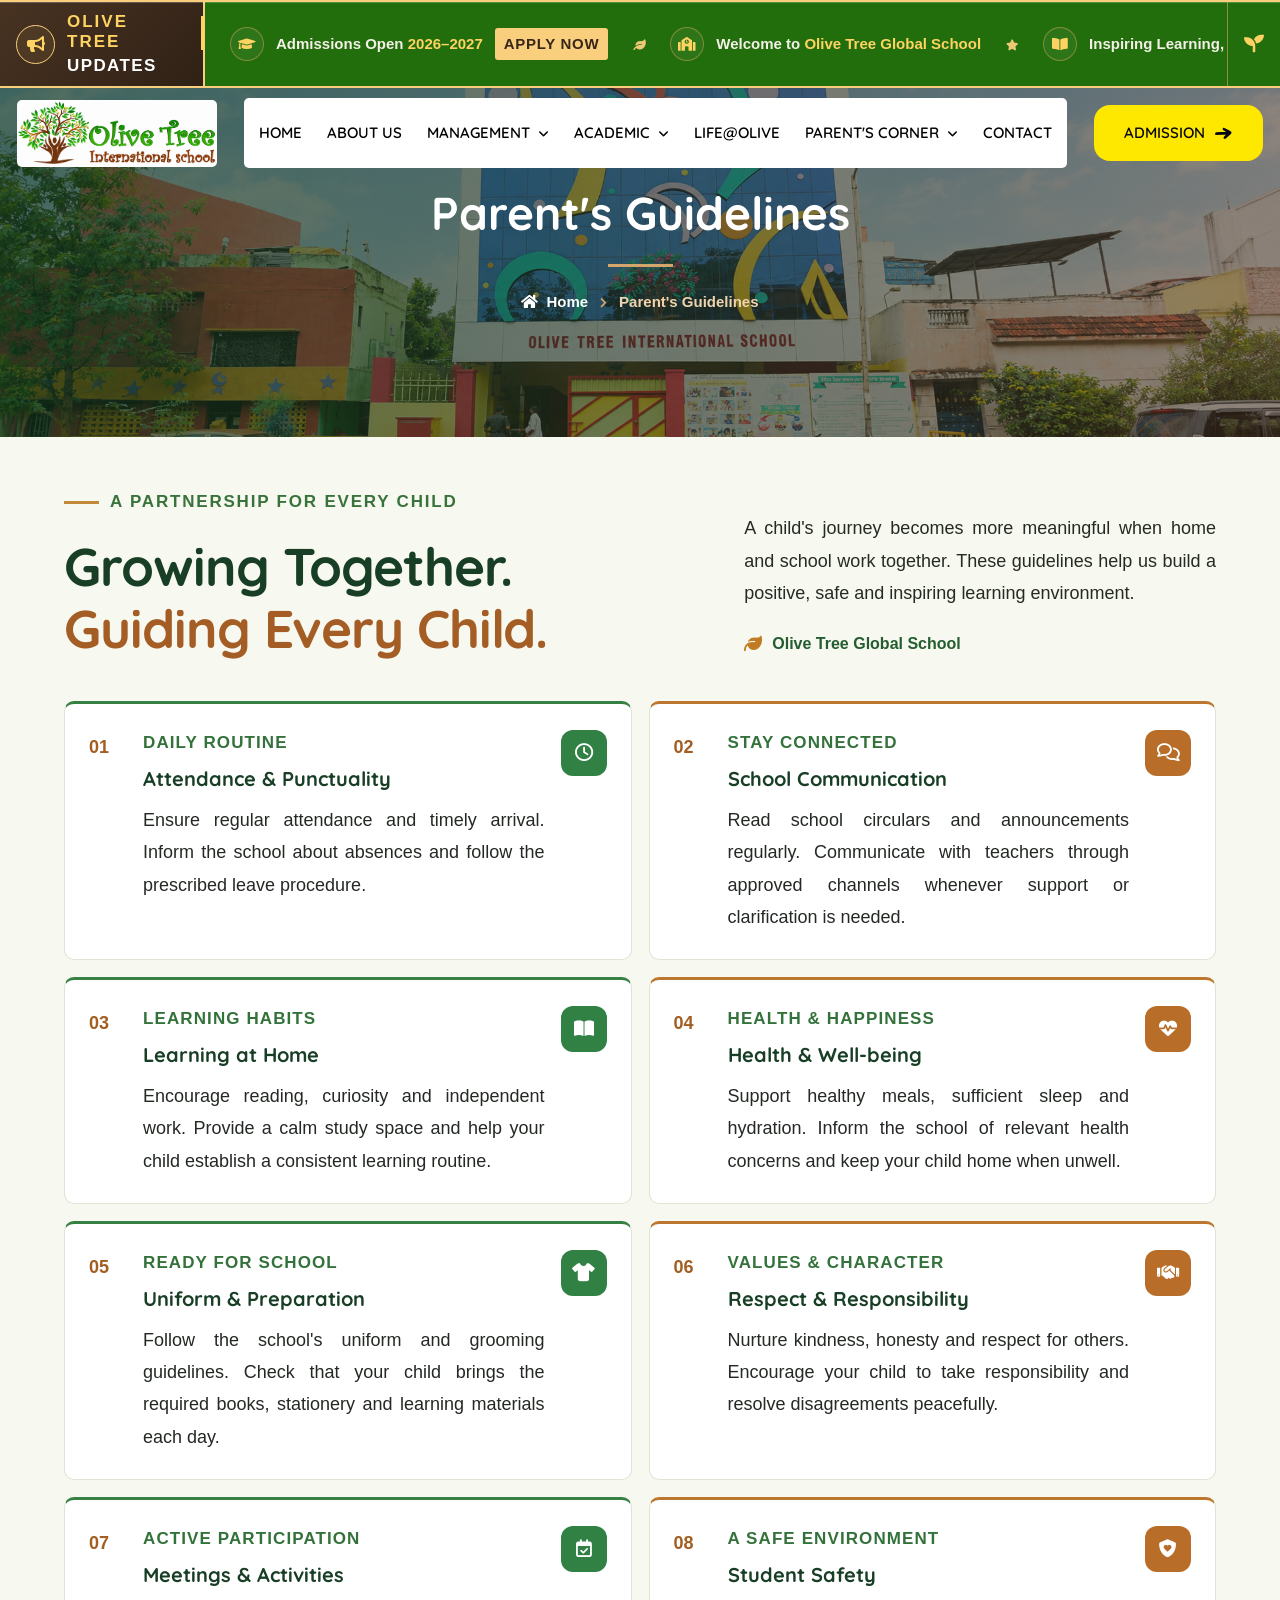
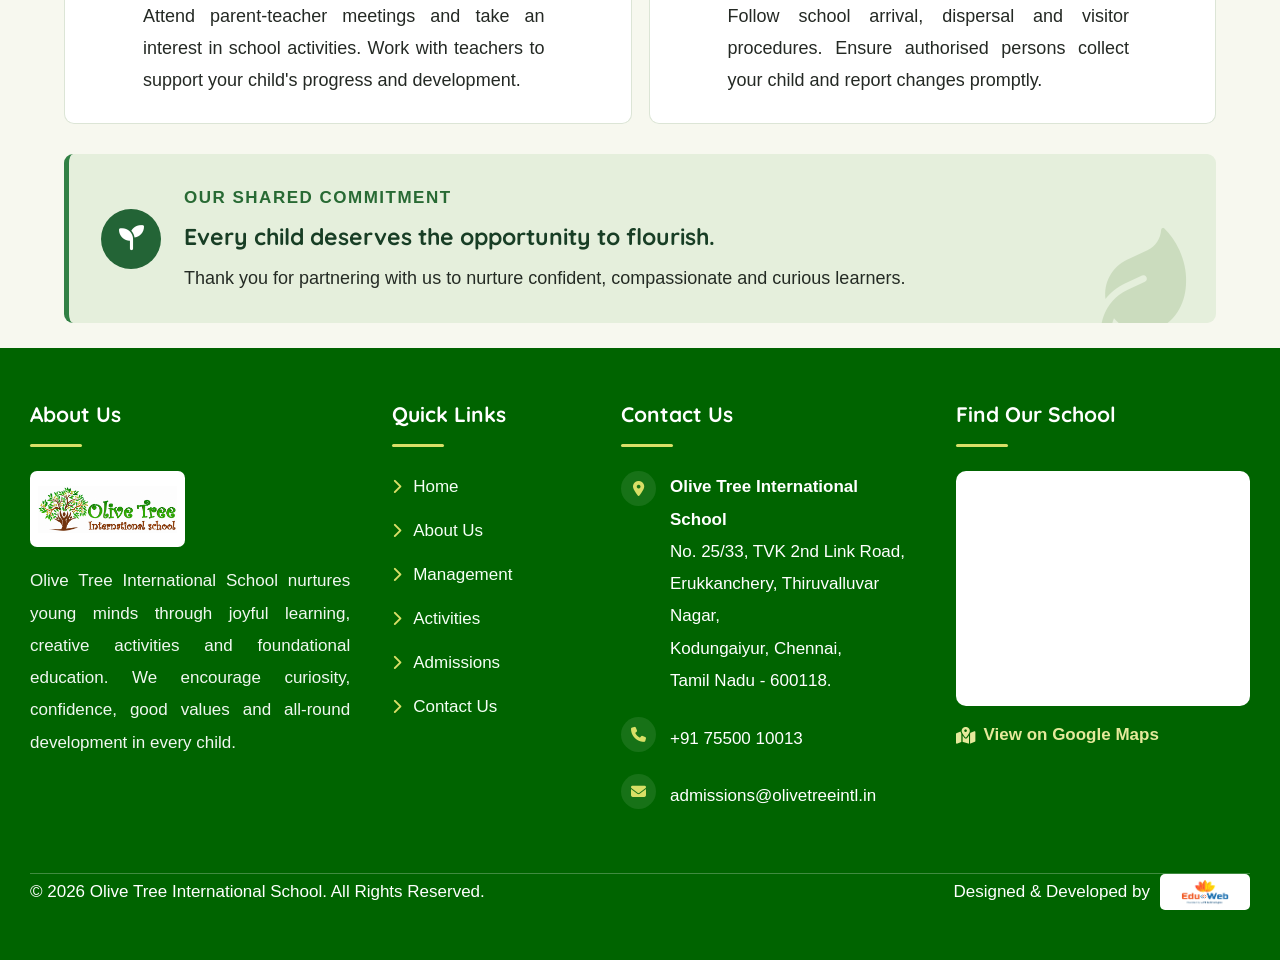
<file: parent-guidelines.html>
<!DOCTYPE html>
<html lang="en">
<!--<< Header Area >>-->


<head>
       <link rel="stylesheet"
      href="https://cdnjs.cloudflare.com/ajax/libs/font-awesome/6.5.2/css/all.min.css">
    <!-- ========== Meta Tags ========== -->
    <meta charset="UTF-8">
    <meta http-equiv="X-UA-Compatible" content="IE=edge">
    <meta name="viewport" content="width=device-width, initial-scale=1">
    <meta name="author" content="modinatheme">
    <meta name="description" content="OLIVE TREE INTERNATIONAL SCHOOL">
    <!-- ======== Page title ============ -->
    <title>OLIVE TREE INTERNATIONAL SCHOOL</title>
    <!--<< Favicon >>-->
    <link rel="shortcut icon" href="assets/images/gallery1/logo.jpeg">
    <!--<< Bootstrap min.css >>-->
    <link rel="stylesheet" href="assets/css/bootstrap.min.css">
    <!--<< Font Awesome.css >>-->
    <link rel="stylesheet" href="assets/css/font-awesome.css">
    <!--<< Animate.css >>-->
    <link rel="stylesheet" href="assets/css/animate.css">
    <!--<< Magnific Popup.css >>-->
    <link rel="stylesheet" href="assets/css/magnific-popup.css">
    <!--<< MeanMenu.css >>-->
    <link rel="stylesheet" href="assets/css/meanmenu.css">
    <!--<< Odometer.css >>-->
    <link rel="stylesheet" href="assets/css/odometer.css">
    <!--<< Swiper Bundle.css >>-->
    <link rel="stylesheet" href="assets/css/swiper-bundle.min.css">
    <!--<< Nice Select.css >>-->
    <link rel="stylesheet" href="assets/css/nice-select.css">
    <!--<< Icomon.css >>-->
    <link rel="stylesheet" href="assets/css/icomon.css">
    <!--<< Main.css >>-->
    <link rel="stylesheet" href="assets/css/main.css">
    <link rel="stylesheet" href="assets/css/custom.css">
      <link rel="stylesheet" href="assets/css/inner.css">
</head>

<body>

    <!-- Back To Top Start -->
    <button id="back-top" class="back-to-top">
        <i class="far fa-arrow-up"></i>
    </button>


    <!-- Offcanvas Area Start -->
    <div class="fix-area">
        <div class="offcanvas__info">
            <div class="offcanvas__wrapper">
                <div class="offcanvas__content">
                    <div class="offcanvas__top mb-5 d-flex justify-content-between align-items-center">
                        <div class="offcanvas__logo">
                            <a href="index.html">
                                <img src="assets/images/gallery1/logo.jpeg" alt="logo-img">
                            </a>
                        </div>
                        <div class="offcanvas__close">
                            <button>
                                <i class="fas fa-times"></i>
                            </button>
                        </div>
                    </div>

                    <div class="mobile-menu fix mt-3"></div>
                    <div class="social-icon d-flex align-items-center">
                        <a href="javascript:void(0)"><i class="fab fa-facebook-f"></i></a>
                        <a href="javascript:void(0)"><i class="fab fa-twitter"></i></a>
                        <a href="javascript:void(0)"><i class="fab fa-youtube"></i></a>
                        <a href="javascript:void(0)"><i class="fab fa-linkedin-in"></i></a>
                    </div>

                    <a href="admission.html" class="theme-btn">Admission<i class="icon-arrow-icon"></i></a>
                </div>
            </div>
        </div>
    </div>
    <div class="offcanvas__overlay"></div>



    <!-- Header Section Start -->
    <header id="header-sticky" class="header-1 header-2">

        <!-- ==========================================
     OLIVE TREE GLOBAL SCHOOL
     GRAND ANNOUNCEMENT MARQUEE
========================================== -->

        <section class="ot-grand-marquee" aria-label="School announcements">

            <!-- LEFT LABEL -->
            <div class="ot-marquee-label">

                <div class="ot-label-icon">
                    <i class="fas fa-bullhorn"></i>
                </div>

                <div class="ot-label-text">
                    <span class="ot-label-small">OLIVE TREE</span>
                    <span class="ot-label-main">UPDATES</span>
                </div>

                <div class="ot-label-decoration"></div>

            </div>

            <!-- SCROLLING ANNOUNCEMENTS -->
            <div class="ot-marquee-viewport">

                <div class="ot-marquee-track">

                    <!-- GROUP ONE -->
                    <div class="ot-marquee-group">

                        <a href="admissions.html" class="ot-marquee-item">
                            <span class="ot-marquee-icon">
                                <i class="fas fa-graduation-cap"></i>
                            </span>
                            <span class="ot-marquee-message">
                                Admissions Open
                                <strong>2026–2027</strong>
                            </span>
                            <span class="ot-marquee-badge">APPLY NOW</span>
                        </a>

                        <span class="ot-marquee-separator">
                            <i class="fas fa-leaf"></i>
                        </span>

                        <div class="ot-marquee-item">
                            <span class="ot-marquee-icon">
                                <i class="fas fa-school"></i>
                            </span>
                            <span class="ot-marquee-message">
                                Welcome to
                                <strong>Olive Tree Global School</strong>
                            </span>
                        </div>

                        <span class="ot-marquee-separator">
                            <i class="fas fa-star"></i>
                        </span>

                        <div class="ot-marquee-item">
                            <span class="ot-marquee-icon">
                                <i class="fas fa-book-open"></i>
                            </span>
                            <span class="ot-marquee-message">
                                Inspiring Learning,
                                <strong>Building Futures</strong>
                            </span>
                        </div>

                        <span class="ot-marquee-separator">
                            <i class="fas fa-leaf"></i>
                        </span>

                        <div class="ot-marquee-item">
                            <span class="ot-marquee-icon">
                                <i class="fas fa-globe-asia"></i>
                            </span>
                            <span class="ot-marquee-message">
                                <strong>Globe Ready Education</strong>
                                for Tomorrow's Leaders
                            </span>
                        </div>

                        <span class="ot-marquee-separator">
                            <i class="fas fa-star"></i>
                        </span>

                    </div>

                    <!-- GROUP TWO: DUPLICATE FOR CONTINUOUS LOOP -->
                    <div class="ot-marquee-group" aria-hidden="true">

                        <a href="admissions.html" class="ot-marquee-item" tabindex="-1">
                            <span class="ot-marquee-icon">
                                <i class="fas fa-graduation-cap"></i>
                            </span>
                            <span class="ot-marquee-message">
                                Admissions Open
                                <strong>2026–2027</strong>
                            </span>
                            <span class="ot-marquee-badge">APPLY NOW</span>
                        </a>

                        <span class="ot-marquee-separator">
                            <i class="fas fa-leaf"></i>
                        </span>

                        <div class="ot-marquee-item">
                            <span class="ot-marquee-icon">
                                <i class="fas fa-school"></i>
                            </span>
                            <span class="ot-marquee-message">
                                Welcome to
                                <strong>Olive Tree Global School</strong>
                            </span>
                        </div>

                        <span class="ot-marquee-separator">
                            <i class="fas fa-star"></i>
                        </span>

                        <div class="ot-marquee-item">
                            <span class="ot-marquee-icon">
                                <i class="fas fa-book-open"></i>
                            </span>
                            <span class="ot-marquee-message">
                                Inspiring Learning,
                                <strong>Building Futures</strong>
                            </span>
                        </div>

                        <span class="ot-marquee-separator">
                            <i class="fas fa-leaf"></i>
                        </span>

                        <div class="ot-marquee-item">
                            <span class="ot-marquee-icon">
                                <i class="fas fa-globe-asia"></i>
                            </span>
                            <span class="ot-marquee-message">
                                <strong>Globe Ready Education</strong>
                                for Tomorrow's Leaders
                            </span>
                        </div>

                        <span class="ot-marquee-separator">
                            <i class="fas fa-star"></i>
                        </span>

                    </div>

                </div>

            </div>

            <!-- RIGHT DECORATIVE END -->
            <div class="ot-marquee-end">
                <i class="fas fa-seedling"></i>
            </div>

        </section>
              <div class="container">
            <div class="header-main">
                <div class="header-left">
                    <a href="index.html" class="header-logo">
                        <img src="assets/images/gallery1/logo.jpeg" alt="img" 
                    >
                    </a>


                </div>
                <div class="mean__menu-wrapper">
                    <div class="main-menu">
   <nav id="mobile-menu" aria-label="Main Navigation" style="background-color:
    white;padding: 0px 15px;border-radius: 5px;">
    <ul>
        <li>
            <a href="index.html">HOME</a>
        </li>

        <li>
            <a href="about.html">ABOUT US</a>
        </li>

        <!-- MANAGEMENT -->
        <li class="has-dropdown">
            <a href="javascript:void(0);" aria-expanded="false">
                MANAGEMENT
                <i class="fa-solid fa-angle-down menu-arrow"></i>
            </a>

            <ul class="submenu">
                <li><a href="chairman-message.html">Chairman's Message</a></li>
                <li><a href="ceo.html">CEO's Message</a></li>
                <li><a href="correspondent.html">Correspondent's Message</a></li>
            </ul>
        </li>

        <!-- ACADEMIC -->
        <li class="has-dropdown">
            <a href="javascript:void(0);" aria-expanded="false">
                ACADEMIC
                <i class="fa-solid fa-angle-down menu-arrow"></i>
            </a>

            <ul class="submenu">
                <li><a href="lkg.html">Lower Kindergarten (LKG)</a></li>
                <li><a href="ukg.html">Upper Kindergarten (UKG)</a></li>
                <li><a href="teaching-methodology.html">Teaching Methodology</a></li>
            </ul>
        </li>

        <li>
            <a href="life-at-olive.html">LIFE@OLIVE</a>
        </li>

        <!-- PARENT'S CORNER -->
        <li class="has-dropdown">
            <a href="javascript:void(0);" aria-expanded="false">
                PARENT'S CORNER
                <i class="fa-solid fa-angle-down menu-arrow"></i>
            </a>

            <ul class="submenu">
                <li><a href="parent-guidelines.html">Parent Guidelines</a></li>
                <li><a href="school-discipline.html">School Discipline</a></li>
            </ul>
        </li>

        <li>
            <a href="contact.html">CONTACT</a>
        </li>
    </ul>
</nav>

                    </div>
                </div>
                <div class="header-right d-flex justify-content-end align-items-center">

                    <a href="admission.html" class="theme-btn">ADMISSION<i class="icon-arrow-icon"></i></a>
                    <div class="header__hamburger my-auto d-xl-none">
                        <div class="sidebar__toggle">
                            <i class="fal fa-bars"></i>
                        </div>
                    </div>
                </div>
            </div>

        </div>
    </header>

    <!-- Search Start -->
    <div class="search-popup">
        <div class="search-popup__overlay search-toggler"></div>
        <div class="search-popup__content">
            <form role="search" method="get" class="search-popup__form" action="#">
                <input type="text" id="search" name="search" placeholder="Search Here...">
                <button type="submit" aria-label="search submit" class="search-btn">
                    <span><i class="far fa-search"></i></span>
                </button>
            </form>
        </div>
    </div>

    <!-- Sidebar Area Here -->
    <div id="targetElement" class="side_bar slideInRight side_bar_hidden">
        <div class="side_bar_overlay"></div>
        <button id="closeButton" class="x-mark-icon"><i class="fas fa-times"></i></button>
    </div>


<!-- Breadcrumb Section Start -->
<section class="ot-breadcrumb">
    <div class="ot-breadcrumb-container">

        <h1>Parent's Guidelines</h1>

        <div class="ot-breadcrumb-line"></div>

        <nav aria-label="Breadcrumb">
            <ol class="ot-breadcrumb-links">
                <li>
                    <a href="index.html">
                        <i class="fas fa-home"></i>
                        Home
                    </a>
                </li>

                <li class="ot-breadcrumb-separator">
                    <i class="fas fa-chevron-right"></i>
                </li>

                <li aria-current="page">
               Parent's Guidelines
                </li>
            </ol>
        </nav>

    </div>
</section>
<!-- Breadcrumb Section End -->

<!-- MODERN PARENTS' GUIDELINES -->
<section class="ot-parent-modern" id="parents-guidelines">

    <div class="ot-parent-modern-container">

        <!-- HEADER -->
        <div class="ot-parent-modern-header">

            <div class="ot-parent-modern-intro">
                <span class="ot-parent-eyebrow">
                    <span class="ot-parent-eyebrow-line"></span>
                    A PARTNERSHIP FOR EVERY CHILD
                </span>

                <h2>
                    Growing Together.<br>
                    <span>Guiding Every Child.</span>
                </h2>
            </div>

            <div class="ot-parent-modern-description">
                <p>
                    A child's journey becomes more meaningful when home and
                    school work together. These guidelines help us build a
                    positive, safe and inspiring learning environment.
                </p>

                <div class="ot-parent-modern-tag">
                    <i class="fa-solid fa-leaf"></i>
                    <span>Olive Tree Global School</span>
                </div>
            </div>

        </div>

        <!-- GUIDELINES -->
        <div class="ot-parent-modern-grid">

            <!-- 01 -->
            <article class="ot-parent-modern-item">
                <span class="ot-parent-index">01</span>
                <div class="ot-parent-item-content">
                    <span class="ot-parent-category">DAILY ROUTINE</span>
                    <h3>Attendance & Punctuality</h3>
                    <p>
                        Ensure regular attendance and timely arrival.
                        Inform the school about absences and follow the
                        prescribed leave procedure.
                    </p>
                </div>
                <span class="ot-parent-item-icon">
                    <i class="fa-regular fa-clock"></i>
                </span>
            </article>

            <!-- 02 -->
            <article class="ot-parent-modern-item">
                <span class="ot-parent-index">02</span>
                <div class="ot-parent-item-content">
                    <span class="ot-parent-category">STAY CONNECTED</span>
                    <h3>School Communication</h3>
                    <p>
                        Read school circulars and announcements regularly.
                        Communicate with teachers through approved channels
                        whenever support or clarification is needed.
                    </p>
                </div>
                <span class="ot-parent-item-icon">
                    <i class="fa-regular fa-comments"></i>
                </span>
            </article>

            <!-- 03 -->
            <article class="ot-parent-modern-item">
                <span class="ot-parent-index">03</span>
                <div class="ot-parent-item-content">
                    <span class="ot-parent-category">LEARNING HABITS</span>
                    <h3>Learning at Home</h3>
                    <p>
                        Encourage reading, curiosity and independent work.
                        Provide a calm study space and help your child
                        establish a consistent learning routine.
                    </p>
                </div>
                <span class="ot-parent-item-icon">
                    <i class="fa-solid fa-book-open"></i>
                </span>
            </article>

            <!-- 04 -->
            <article class="ot-parent-modern-item">
                <span class="ot-parent-index">04</span>
                <div class="ot-parent-item-content">
                    <span class="ot-parent-category">HEALTH & HAPPINESS</span>
                    <h3>Health & Well-being</h3>
                    <p>
                        Support healthy meals, sufficient sleep and hydration.
                        Inform the school of relevant health concerns and
                        keep your child home when unwell.
                    </p>
                </div>
                <span class="ot-parent-item-icon">
                    <i class="fa-solid fa-heart-pulse"></i>
                </span>
            </article>

            <!-- 05 -->
            <article class="ot-parent-modern-item">
                <span class="ot-parent-index">05</span>
                <div class="ot-parent-item-content">
                    <span class="ot-parent-category">READY FOR SCHOOL</span>
                    <h3>Uniform & Preparation</h3>
                    <p>
                        Follow the school's uniform and grooming guidelines.
                        Check that your child brings the required books,
                        stationery and learning materials each day.
                    </p>
                </div>
                <span class="ot-parent-item-icon">
                    <i class="fa-solid fa-shirt"></i>
                </span>
            </article>

            <!-- 06 -->
            <article class="ot-parent-modern-item">
                <span class="ot-parent-index">06</span>
                <div class="ot-parent-item-content">
                    <span class="ot-parent-category">VALUES & CHARACTER</span>
                    <h3>Respect & Responsibility</h3>
                    <p>
                        Nurture kindness, honesty and respect for others.
                        Encourage your child to take responsibility and
                        resolve disagreements peacefully.
                    </p>
                </div>
                <span class="ot-parent-item-icon">
                    <i class="fa-solid fa-handshake"></i>
                </span>
            </article>

            <!-- 07 -->
            <article class="ot-parent-modern-item">
                <span class="ot-parent-index">07</span>
                <div class="ot-parent-item-content">
                    <span class="ot-parent-category">ACTIVE PARTICIPATION</span>
                    <h3>Meetings & Activities</h3>
                    <p>
                        Attend parent-teacher meetings and take an interest
                        in school activities. Work with teachers to support
                        your child's progress and development.
                    </p>
                </div>
                <span class="ot-parent-item-icon">
                    <i class="fa-regular fa-calendar-check"></i>
                </span>
            </article>

            <!-- 08 -->
            <article class="ot-parent-modern-item">
                <span class="ot-parent-index">08</span>
                <div class="ot-parent-item-content">
                    <span class="ot-parent-category">A SAFE ENVIRONMENT</span>
                    <h3>Student Safety</h3>
                    <p>
                        Follow school arrival, dispersal and visitor
                        procedures. Ensure authorised persons collect
                        your child and report changes promptly.
                    </p>
                </div>
                <span class="ot-parent-item-icon">
                    <i class="fa-solid fa-shield-heart"></i>
                </span>
            </article>

        </div>

        <!-- CLOSING MESSAGE -->
        <div class="ot-parent-modern-footer">

            <div class="ot-parent-footer-symbol">
                <i class="fa-solid fa-seedling"></i>
            </div>

            <div class="ot-parent-footer-text">
                <span>OUR SHARED COMMITMENT</span>
                <h3>Every child deserves the opportunity to flourish.</h3>
                <p>
                    Thank you for partnering with us to nurture confident,
                    compassionate and curious learners.
                </p>
            </div>

            <div class="ot-parent-footer-decoration" aria-hidden="true">
                <i class="fa-solid fa-leaf"></i>
            </div>

        </div>

    </div>
</section>


<!-- ================= MODERN FOOTER ================= -->
<footer class="ot-modern-footer" style="margin-top: -2%;">
    <div class="ot-footer-container">

        <!-- ABOUT US -->
        <div class="ot-footer-column ot-footer-about">
            <h3>About Us</h3>
            <span class="ot-footer-line"></span>

            <a href="index.html" class="ot-footer-logo">
                <img src="assets/images/gallery1/logo.jpeg"
                     alt="Olive Tree International School Logo">
            </a>

            <p>
                Olive Tree International School nurtures young minds
                through joyful learning, creative activities and
                foundational education. We encourage curiosity,
                confidence, good values and all-round development
                in every child.
            </p>
        </div>

        <!-- QUICK LINKS -->
               <!-- QUICK LINKS -->
        <div class="ot-footer-column ot-footer-links">
            <h3>Quick Links</h3>
            <span class="ot-footer-line"></span>

            <ul>
                <li><a href="index.html">Home</a></li>
                <li><a href="about.html">About Us</a></li>
                <li><a href="chairman-message.html">Management</a></li>
                <li><a href="teaching-methodology.html">Activities</a></li>
                <li><a href="admission.html">Admissions</a></li>
                <li><a href="contact.html">Contact Us</a></li>
            </ul>
        </div>

        <!-- CONTACT DETAILS -->
        <div class="ot-footer-column ot-footer-contact">
            <h3>Contact Us</h3>
            <span class="ot-footer-line"></span>

            <div class="ot-contact-item">
                <span class="ot-contact-icon">
                    <i class="fa-solid fa-location-dot"></i>
                </span>
                <p>
                    <strong>Olive Tree International School</strong><br>
                    No. 25/33, TVK 2nd Link Road,<br>
                    Erukkanchery, Thiruvalluvar Nagar,<br>
                    Kodungaiyur, Chennai,<br>
                    Tamil Nadu - 600118.
                </p>
            </div>

            <div class="ot-contact-item">
                <span class="ot-contact-icon">
                    <i class="fa-solid fa-phone"></i>
                </span>
                <a href="tel:+917550010013">
                    +91 75500 10013
                </a>
            </div>

            <div class="ot-contact-item">
                <span class="ot-contact-icon">
                    <i class="fa-solid fa-envelope"></i>
                </span>
                <a href="mailto:admissions@olivetreeintl.in">
                   admissions@olivetreeintl.in
                </a>
            </div>
        </div>

        <!-- LOCATION MAP -->
        <div class="ot-footer-column ot-footer-map">
            <h3>Find Our School</h3>
            <span class="ot-footer-line"></span>

            <div class="ot-map-frame">
                <iframe
                    src="https://maps.google.com/maps?q=No%2025%2F33%20TVK%202nd%20Link%20Road%2C%20Kodungaiyur%2C%20Chennai%20600118&t=&z=15&ie=UTF8&iwloc=&output=embed"
                    title="Olive Tree International School Location"
                    loading="lazy"
                    referrerpolicy="no-referrer-when-downgrade"
                    allowfullscreen>
                </iframe>
            </div>

            <a class="ot-map-link"
               href="https://www.google.com/maps/search/?api=1&query=Olive+Tree+International+School+Kodungaiyur+Chennai"
               target="_blank"
               rel="noopener noreferrer">
                <i class="fa-solid fa-map-location-dot"></i>
                View on Google Maps
            </a>
        </div>

    </div>

    <!-- COPYRIGHT -->
    <div class="ot-footer-bottom">
        <p>
            © 2026 Olive Tree International School.
            All Rights Reserved.
        </p>

        <div class="ot-footer-credit">
            <span>Designed &amp; Developed by</span>
            <a href="https://eduweb.co.in/"
               target="_blank"
               rel="noopener noreferrer">
                <img src="assets/images/management/companylogo.png"
                     alt="EduWeb">
            </a>
        </div>
    </div>
</footer>

    <!--<< All JS Plugins >>-->
    <script src="assets/js/jquery-3.7.1.min.js"></script>
    <!--<< Bootstrap Js >>-->
    <script src="assets/js/bootstrap.bundle.min.js"></script>
    <!--<< Nice Select Js >>-->
    <script src="assets/js/jquery.nice-select.min.js"></script>
    <!--<< Odometer Js >>-->
    <script src="assets/js/odometer.min.js"></script>
    <!--<< Appear Js >>-->
    <script src="assets/js/jquery.appear.min.js"></script>
    <!--<< Swiper Slider Js >>-->
    <script src="assets/js/swiper-bundle.min.js"></script>
    <!--<< MeanMenu Js >>-->
    <script src="assets/js/jquery.meanmenu.min.js"></script>
    <!--<< Magnific Popup Js >>-->
    <script src="assets/js/jquery.magnific-popup.min.js"></script>
    <!--<< Wow Animation Js >>-->
    <script src="assets/js/wow.min.js"></script>
    <!--<< Gsap Animation Js >>-->
    <script src="assets/js/gsap.min.js"></script>
    <!--<< ScrollTrigger Js >>-->
    <script src="assets/js/ScrollTrigger.min.js"></script>
    <!--<< SplitText Js >>-->
    <script src="assets/js/SplitText.min.js"></script>
    <!--<< splitType Js >>-->
    <script src="assets/js/splitType.js"></script>
    <!--<< Main.js >>-->
    <script src="assets/js/main.js"></script>
</body>


</html>
</file>
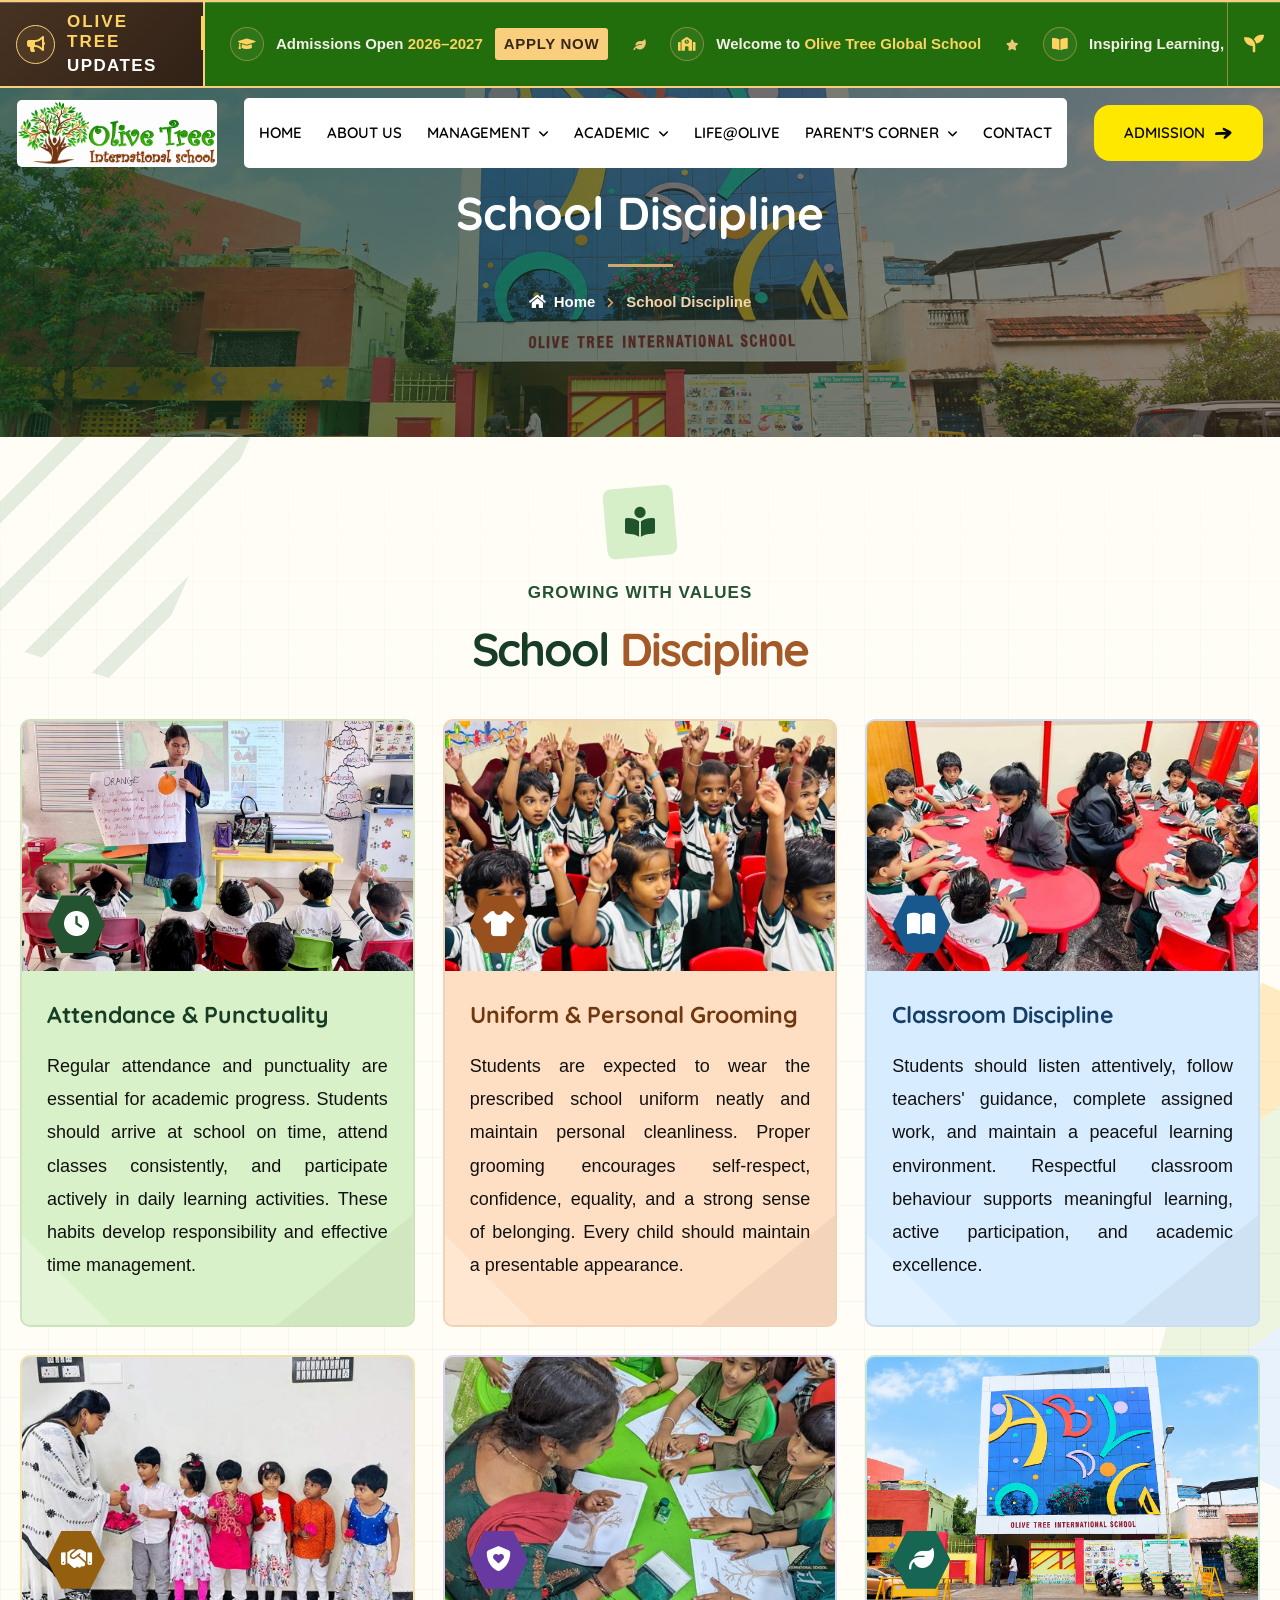
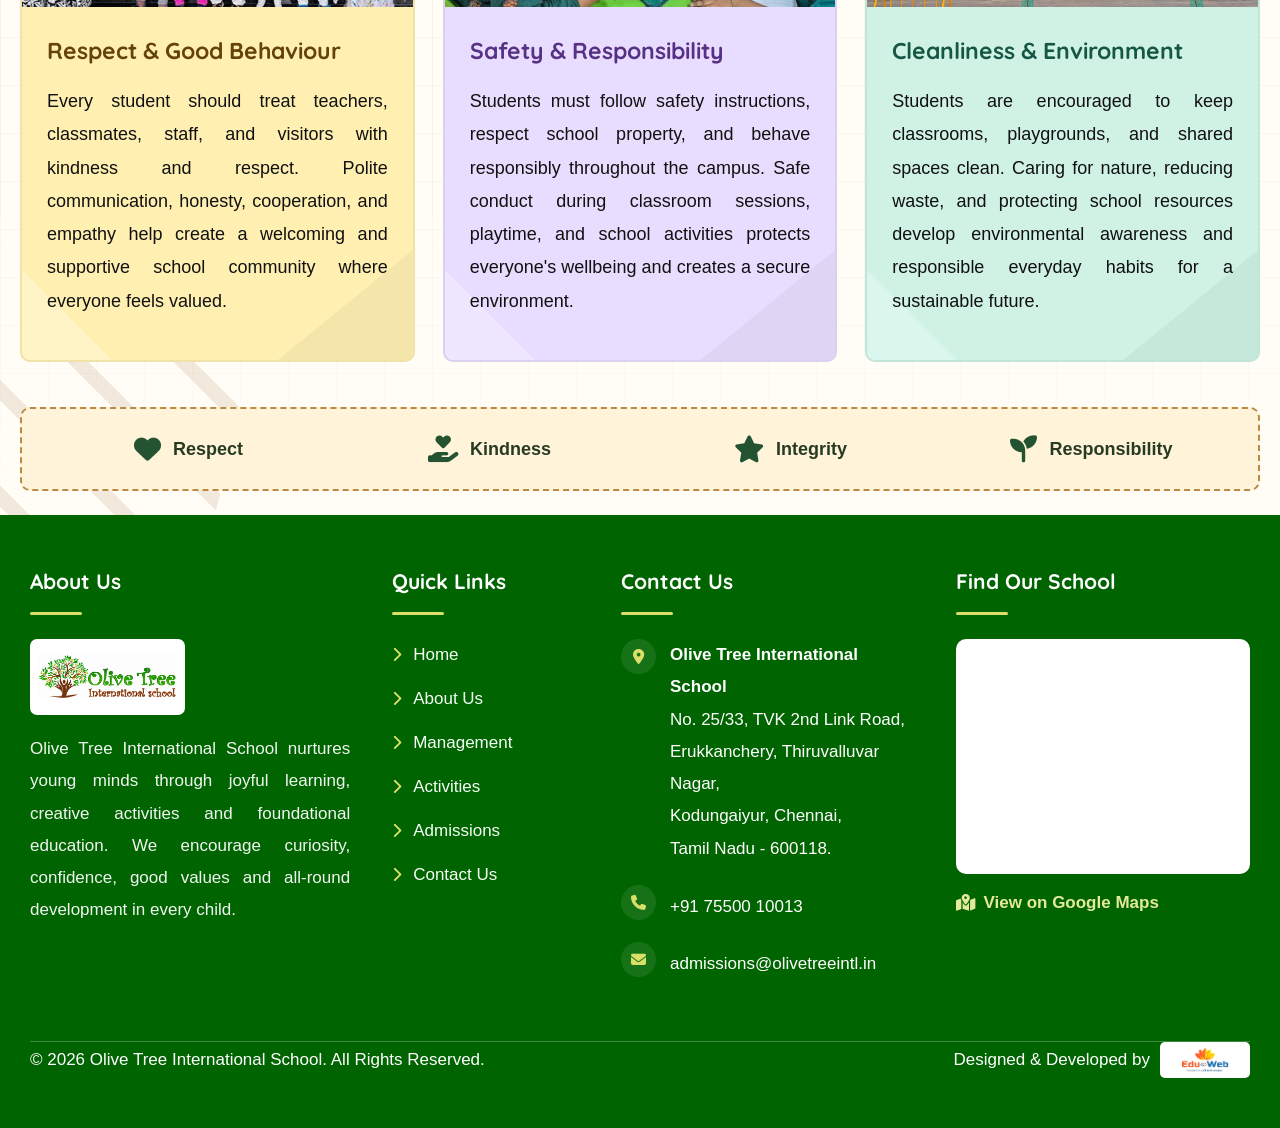
<file: school-discipline.html>
<!DOCTYPE html>
<html lang="en">
<!--<< Header Area >>-->


<head>
       <link rel="stylesheet"
      href="https://cdnjs.cloudflare.com/ajax/libs/font-awesome/6.5.2/css/all.min.css">
    <!-- ========== Meta Tags ========== -->
    <meta charset="UTF-8">
    <meta http-equiv="X-UA-Compatible" content="IE=edge">
    <meta name="viewport" content="width=device-width, initial-scale=1">
    <meta name="author" content="modinatheme">
    <meta name="description" content="OLIVE TREE INTERNATIONAL SCHOOL">
    <!-- ======== Page title ============ -->
    <title>OLIVE TREE INTERNATIONAL SCHOOL</title>
    <!--<< Favicon >>-->
    <link rel="shortcut icon" href="assets/images/gallery1/logo.jpeg">
    <!--<< Bootstrap min.css >>-->
    <link rel="stylesheet" href="assets/css/bootstrap.min.css">
    <!--<< Font Awesome.css >>-->
    <link rel="stylesheet" href="assets/css/font-awesome.css">
    <!--<< Animate.css >>-->
    <link rel="stylesheet" href="assets/css/animate.css">
    <!--<< Magnific Popup.css >>-->
    <link rel="stylesheet" href="assets/css/magnific-popup.css">
    <!--<< MeanMenu.css >>-->
    <link rel="stylesheet" href="assets/css/meanmenu.css">
    <!--<< Odometer.css >>-->
    <link rel="stylesheet" href="assets/css/odometer.css">
    <!--<< Swiper Bundle.css >>-->
    <link rel="stylesheet" href="assets/css/swiper-bundle.min.css">
    <!--<< Nice Select.css >>-->
    <link rel="stylesheet" href="assets/css/nice-select.css">
    <!--<< Icomon.css >>-->
    <link rel="stylesheet" href="assets/css/icomon.css">
    <!--<< Main.css >>-->
    <link rel="stylesheet" href="assets/css/main.css">
    <link rel="stylesheet" href="assets/css/custom.css">
      <link rel="stylesheet" href="assets/css/inner.css">
</head>

<body>

    <!-- Back To Top Start -->
    <button id="back-top" class="back-to-top">
        <i class="far fa-arrow-up"></i>
    </button>


    <!-- Offcanvas Area Start -->
    <div class="fix-area">
        <div class="offcanvas__info">
            <div class="offcanvas__wrapper">
                <div class="offcanvas__content">
                    <div class="offcanvas__top mb-5 d-flex justify-content-between align-items-center">
                        <div class="offcanvas__logo">
                            <a href="index.html">
                                <img src="assets/images/gallery1/logo.jpeg" alt="logo-img">
                            </a>
                        </div>
                        <div class="offcanvas__close">
                            <button>
                                <i class="fas fa-times"></i>
                            </button>
                        </div>
                    </div>

                    <div class="mobile-menu fix mt-3"></div>
                    <div class="social-icon d-flex align-items-center">
                        <a href="javascript:void(0)"><i class="fab fa-facebook-f"></i></a>
                        <a href="javascript:void(0)"><i class="fab fa-twitter"></i></a>
                        <a href="javascript:void(0)"><i class="fab fa-youtube"></i></a>
                        <a href="javascript:void(0)"><i class="fab fa-linkedin-in"></i></a>
                    </div>

                    <a href="admission.html" class="theme-btn">Admission<i class="icon-arrow-icon"></i></a>
                </div>
            </div>
        </div>
    </div>
    <div class="offcanvas__overlay"></div>



    <!-- Header Section Start -->
    <header id="header-sticky" class="header-1 header-2">

        <!-- ==========================================
     OLIVE TREE GLOBAL SCHOOL
     GRAND ANNOUNCEMENT MARQUEE
========================================== -->

        <section class="ot-grand-marquee" aria-label="School announcements">

            <!-- LEFT LABEL -->
            <div class="ot-marquee-label">

                <div class="ot-label-icon">
                    <i class="fas fa-bullhorn"></i>
                </div>

                <div class="ot-label-text">
                    <span class="ot-label-small">OLIVE TREE</span>
                    <span class="ot-label-main">UPDATES</span>
                </div>

                <div class="ot-label-decoration"></div>

            </div>

            <!-- SCROLLING ANNOUNCEMENTS -->
            <div class="ot-marquee-viewport">

                <div class="ot-marquee-track">

                    <!-- GROUP ONE -->
                    <div class="ot-marquee-group">

                        <a href="admissions.html" class="ot-marquee-item">
                            <span class="ot-marquee-icon">
                                <i class="fas fa-graduation-cap"></i>
                            </span>
                            <span class="ot-marquee-message">
                                Admissions Open
                                <strong>2026–2027</strong>
                            </span>
                            <span class="ot-marquee-badge">APPLY NOW</span>
                        </a>

                        <span class="ot-marquee-separator">
                            <i class="fas fa-leaf"></i>
                        </span>

                        <div class="ot-marquee-item">
                            <span class="ot-marquee-icon">
                                <i class="fas fa-school"></i>
                            </span>
                            <span class="ot-marquee-message">
                                Welcome to
                                <strong>Olive Tree Global School</strong>
                            </span>
                        </div>

                        <span class="ot-marquee-separator">
                            <i class="fas fa-star"></i>
                        </span>

                        <div class="ot-marquee-item">
                            <span class="ot-marquee-icon">
                                <i class="fas fa-book-open"></i>
                            </span>
                            <span class="ot-marquee-message">
                                Inspiring Learning,
                                <strong>Building Futures</strong>
                            </span>
                        </div>

                        <span class="ot-marquee-separator">
                            <i class="fas fa-leaf"></i>
                        </span>

                        <div class="ot-marquee-item">
                            <span class="ot-marquee-icon">
                                <i class="fas fa-globe-asia"></i>
                            </span>
                            <span class="ot-marquee-message">
                                <strong>Globe Ready Education</strong>
                                for Tomorrow's Leaders
                            </span>
                        </div>

                        <span class="ot-marquee-separator">
                            <i class="fas fa-star"></i>
                        </span>

                    </div>

                    <!-- GROUP TWO: DUPLICATE FOR CONTINUOUS LOOP -->
                    <div class="ot-marquee-group" aria-hidden="true">

                        <a href="admissions.html" class="ot-marquee-item" tabindex="-1">
                            <span class="ot-marquee-icon">
                                <i class="fas fa-graduation-cap"></i>
                            </span>
                            <span class="ot-marquee-message">
                                Admissions Open
                                <strong>2026–2027</strong>
                            </span>
                            <span class="ot-marquee-badge">APPLY NOW</span>
                        </a>

                        <span class="ot-marquee-separator">
                            <i class="fas fa-leaf"></i>
                        </span>

                        <div class="ot-marquee-item">
                            <span class="ot-marquee-icon">
                                <i class="fas fa-school"></i>
                            </span>
                            <span class="ot-marquee-message">
                                Welcome to
                                <strong>Olive Tree Global School</strong>
                            </span>
                        </div>

                        <span class="ot-marquee-separator">
                            <i class="fas fa-star"></i>
                        </span>

                        <div class="ot-marquee-item">
                            <span class="ot-marquee-icon">
                                <i class="fas fa-book-open"></i>
                            </span>
                            <span class="ot-marquee-message">
                                Inspiring Learning,
                                <strong>Building Futures</strong>
                            </span>
                        </div>

                        <span class="ot-marquee-separator">
                            <i class="fas fa-leaf"></i>
                        </span>

                        <div class="ot-marquee-item">
                            <span class="ot-marquee-icon">
                                <i class="fas fa-globe-asia"></i>
                            </span>
                            <span class="ot-marquee-message">
                                <strong>Globe Ready Education</strong>
                                for Tomorrow's Leaders
                            </span>
                        </div>

                        <span class="ot-marquee-separator">
                            <i class="fas fa-star"></i>
                        </span>

                    </div>

                </div>

            </div>

            <!-- RIGHT DECORATIVE END -->
            <div class="ot-marquee-end">
                <i class="fas fa-seedling"></i>
            </div>

        </section>
              <div class="container">
            <div class="header-main">
                <div class="header-left">
                    <a href="index.html" class="header-logo">
                        <img src="assets/images/gallery1/logo.jpeg" alt="img" 
                    >
                    </a>


                </div>
                <div class="mean__menu-wrapper">
                    <div class="main-menu">
   <nav id="mobile-menu" aria-label="Main Navigation" style="background-color:
    white;padding: 0px 15px;border-radius: 5px;">
    <ul>
        <li>
            <a href="index.html">HOME</a>
        </li>

        <li>
            <a href="about.html">ABOUT US</a>
        </li>

        <!-- MANAGEMENT -->
        <li class="has-dropdown">
            <a href="javascript:void(0);" aria-expanded="false">
                MANAGEMENT
                <i class="fa-solid fa-angle-down menu-arrow"></i>
            </a>

            <ul class="submenu">
                <li><a href="chairman-message.html">Chairman's Message</a></li>
                <li><a href="ceo.html">CEO's Message</a></li>
                <li><a href="correspondent.html">Correspondent's Message</a></li>
            </ul>
        </li>

        <!-- ACADEMIC -->
        <li class="has-dropdown">
            <a href="javascript:void(0);" aria-expanded="false">
                ACADEMIC
                <i class="fa-solid fa-angle-down menu-arrow"></i>
            </a>

            <ul class="submenu">
                <li><a href="lkg.html">Lower Kindergarten (LKG)</a></li>
                <li><a href="ukg.html">Upper Kindergarten (UKG)</a></li>
                <li><a href="teaching-methodology.html">Teaching Methodology</a></li>
            </ul>
        </li>

        <li>
            <a href="life-at-olive.html">LIFE@OLIVE</a>
        </li>

        <!-- PARENT'S CORNER -->
        <li class="has-dropdown">
            <a href="javascript:void(0);" aria-expanded="false">
                PARENT'S CORNER
                <i class="fa-solid fa-angle-down menu-arrow"></i>
            </a>

            <ul class="submenu">
                <li><a href="parent-guidelines.html">Parent Guidelines</a></li>
                <li><a href="school-discipline.html">School Discipline</a></li>
            </ul>
        </li>

        <li>
            <a href="contact.html">CONTACT</a>
        </li>
    </ul>
</nav>

                    </div>
                </div>
                <div class="header-right d-flex justify-content-end align-items-center">

                    <a href="admission.html" class="theme-btn">ADMISSION<i class="icon-arrow-icon"></i></a>
                    <div class="header__hamburger my-auto d-xl-none">
                        <div class="sidebar__toggle">
                            <i class="fal fa-bars"></i>
                        </div>
                    </div>
                </div>
            </div>

        </div>
    </header>

    <!-- Search Start -->
    <div class="search-popup">
        <div class="search-popup__overlay search-toggler"></div>
        <div class="search-popup__content">
            <form role="search" method="get" class="search-popup__form" action="#">
                <input type="text" id="search" name="search" placeholder="Search Here...">
                <button type="submit" aria-label="search submit" class="search-btn">
                    <span><i class="far fa-search"></i></span>
                </button>
            </form>
        </div>
    </div>

    <!-- Sidebar Area Here -->
    <div id="targetElement" class="side_bar slideInRight side_bar_hidden">
        <div class="side_bar_overlay"></div>
        <button id="closeButton" class="x-mark-icon"><i class="fas fa-times"></i></button>
    </div>


<!-- Breadcrumb Section Start -->
<section class="ot-breadcrumb">
    <div class="ot-breadcrumb-container">

        <h1>School Discipline</h1>

        <div class="ot-breadcrumb-line"></div>

        <nav aria-label="Breadcrumb">
            <ol class="ot-breadcrumb-links">
                <li>
                    <a href="index.html">
                        <i class="fas fa-home"></i>
                        Home
                    </a>
                </li>

                <li class="ot-breadcrumb-separator">
                    <i class="fas fa-chevron-right"></i>
                </li>

                <li aria-current="page">
               School Discipline
                </li>
            </ol>
        </nav>

    </div>
</section>
<!-- Breadcrumb Section End -->

<!-- ==========================================
     OLIVE TREE GLOBAL SCHOOL
     SCHOOL DISCIPLINE SECTION
========================================== -->



<section class="ot-school-discipline" id="school-discipline">

    <!-- GEOMETRIC VECTOR BACKGROUND -->
    <div class="ot-sd-pattern ot-sd-pattern-top"></div>
    <div class="ot-sd-pattern ot-sd-pattern-right"></div>
    <div class="ot-sd-pattern ot-sd-pattern-bottom"></div>
    <div class="ot-sd-pattern ot-sd-pattern-grid"></div>

    <div class="ot-sd-container">

        <!-- SECTION HEADING -->
        <div class="ot-sd-heading">

            <div class="ot-sd-heading-icon">
                <i class="fa-solid fa-book-open-reader"></i>
            </div>

            <span class="ot-sd-subtitle">
                GROWING WITH VALUES
            </span>

            <h2>
                School <span>Discipline</span>
            </h2>

          

        </div>

       
        <!-- DISCIPLINE CARDS -->
        <div class="ot-sd-grid">

            <!-- CARD 1 -->
            <article class="ot-sd-card ot-sd-green">

                <div class="ot-sd-image">
                    <img
                        src="assets/images/olive/smartclass.jpg"
                        alt="Students arriving at school"
                        loading="lazy">

                    <div class="ot-sd-icon">
                        <i class="fa-solid fa-clock"></i>
                    </div>
                </div>

                <div class="ot-sd-content">

                    <h3>Attendance &amp; Punctuality</h3>

                    <p>
                        Regular attendance and punctuality
                        are essential for academic progress.
                        Students should arrive at school
                        on time, attend classes consistently,
                        and participate actively in daily
                        learning activities. These habits
                        develop responsibility and effective
                        time management.
                    </p>

                </div>

                <div class="ot-sd-card-decoration"></div>

            </article>

            <!-- CARD 2 -->
            <article class="ot-sd-card ot-sd-orange">

                <div class="ot-sd-image">
                    <img
                        src="assets/images/gallery1/uniform.jpeg"
                        alt="Students wearing neat school uniforms"
                        loading="lazy">

                    <div class="ot-sd-icon">
                        <i class="fa-solid fa-shirt"></i>
                    </div>
                </div>

                <div class="ot-sd-content">

                    <h3>Uniform &amp; Personal Grooming</h3>

                    <p>
                        Students are expected to wear the
                        prescribed school uniform neatly
                        and maintain personal cleanliness.
                        Proper grooming encourages
                        self-respect, confidence, equality,
                        and a strong sense of belonging.
                        Every child should maintain a
                        presentable appearance.
                    </p>

                </div>

                <div class="ot-sd-card-decoration"></div>

            </article>

            <!-- CARD 3 -->
            <article class="ot-sd-card ot-sd-blue">

                <div class="ot-sd-image">
                    <img
                        src="assets/images/gallery1/class.jpg"
                        alt="Students learning in classroom"
                        loading="lazy">

                    <div class="ot-sd-icon">
                        <i class="fa-solid fa-book-open"></i>
                    </div>
                </div>

                <div class="ot-sd-content">

                    <h3>Classroom Discipline</h3>

                    <p>
                        Students should listen attentively,
                        follow teachers' guidance, complete
                        assigned work, and maintain a
                        peaceful learning environment.
                        Respectful classroom behaviour
                        supports meaningful learning,
                        active participation, and
                        academic excellence.
                    </p>

                </div>

                <div class="ot-sd-card-decoration"></div>

            </article>

            <!-- CARD 4 -->
            <article class="ot-sd-card ot-sd-yellow">

                <div class="ot-sd-image">
                    <img
                        src="assets/images/gallery1/behave.jpg"
                        alt="Students showing friendship and respect"
                        loading="lazy">

                    <div class="ot-sd-icon">
                        <i class="fa-solid fa-handshake"></i>
                    </div>
                </div>

                <div class="ot-sd-content">

                    <h3>Respect &amp; Good Behaviour</h3>

                    <p>
                        Every student should treat teachers,
                        classmates, staff, and visitors
                        with kindness and respect.
                        Polite communication, honesty,
                        cooperation, and empathy help
                        create a welcoming and supportive
                        school community where everyone
                        feels valued.
                    </p>

                </div>

                <div class="ot-sd-card-decoration"></div>

            </article>

            <!-- CARD 5 -->
            <article class="ot-sd-card ot-sd-purple">

                <div class="ot-sd-image">
                    <img
                        src="assets/images/gallery1/activity.jpg"
                        alt="Students participating in safe school activities"
                        loading="lazy">

                    <div class="ot-sd-icon">
                        <i class="fa-solid fa-shield-heart"></i>
                    </div>
                </div>

                <div class="ot-sd-content">

                    <h3>Safety &amp; Responsibility</h3>

                    <p>
                        Students must follow safety
                        instructions, respect school
                        property, and behave responsibly
                        throughout the campus. Safe
                        conduct during classroom sessions,
                        playtime, and school activities
                        protects everyone's wellbeing
                        and creates a secure environment.
                    </p>

                </div>

                <div class="ot-sd-card-decoration"></div>

            </article>

            <!-- CARD 6 -->
            <article class="ot-sd-card ot-sd-mint">

                <div class="ot-sd-image">
                    <img
                        src="assets/images/management/banner1.png"
                        alt="Students caring for the environment"
                        loading="lazy">

                    <div class="ot-sd-icon">
                        <i class="fa-solid fa-leaf"></i>
                    </div>
                </div>

                <div class="ot-sd-content">

                    <h3>Cleanliness &amp; Environment</h3>

                    <p>
                        Students are encouraged to keep
                        classrooms, playgrounds, and
                        shared spaces clean. Caring
                        for nature, reducing waste,
                        and protecting school resources
                        develop environmental awareness
                        and responsible everyday habits
                        for a sustainable future.
                    </p>

                </div>

                <div class="ot-sd-card-decoration"></div>

            </article>

        </div>

        <!-- SCHOOL VALUES STRIP -->
        <div class="ot-sd-values">

            <div class="ot-sd-value">
                <i class="fa-solid fa-heart"></i>
                <span>Respect</span>
            </div>

            <div class="ot-sd-value">
                <i class="fa-solid fa-hand-holding-heart"></i>
                <span>Kindness</span>
            </div>

            <div class="ot-sd-value">
                <i class="fa-solid fa-star"></i>
                <span>Integrity</span>
            </div>

            <div class="ot-sd-value">
                <i class="fa-solid fa-seedling"></i>
                <span>Responsibility</span>
            </div>

        </div>

    </div>

</section>


<!-- ================= MODERN FOOTER ================= -->
<footer class="ot-modern-footer" style="margin-top: -2%;">
    <div class="ot-footer-container">

        <!-- ABOUT US -->
        <div class="ot-footer-column ot-footer-about">
            <h3>About Us</h3>
            <span class="ot-footer-line"></span>

            <a href="index.html" class="ot-footer-logo">
                <img src="assets/images/gallery1/logo.jpeg"
                     alt="Olive Tree International School Logo">
            </a>

            <p>
                Olive Tree International School nurtures young minds
                through joyful learning, creative activities and
                foundational education. We encourage curiosity,
                confidence, good values and all-round development
                in every child.
            </p>
        </div>

              <!-- QUICK LINKS -->
        <div class="ot-footer-column ot-footer-links">
            <h3>Quick Links</h3>
            <span class="ot-footer-line"></span>

            <ul>
                <li><a href="index.html">Home</a></li>
                <li><a href="about.html">About Us</a></li>
                <li><a href="chairman-message.html">Management</a></li>
                <li><a href="teaching-methodology.html">Activities</a></li>
                <li><a href="admission.html">Admissions</a></li>
                <li><a href="contact.html">Contact Us</a></li>
            </ul>
        </div>

        <!-- CONTACT DETAILS -->
        <div class="ot-footer-column ot-footer-contact">
            <h3>Contact Us</h3>
            <span class="ot-footer-line"></span>

            <div class="ot-contact-item">
                <span class="ot-contact-icon">
                    <i class="fa-solid fa-location-dot"></i>
                </span>
                <p>
                    <strong>Olive Tree International School</strong><br>
                    No. 25/33, TVK 2nd Link Road,<br>
                    Erukkanchery, Thiruvalluvar Nagar,<br>
                    Kodungaiyur, Chennai,<br>
                    Tamil Nadu - 600118.
                </p>
            </div>

            <div class="ot-contact-item">
                <span class="ot-contact-icon">
                    <i class="fa-solid fa-phone"></i>
                </span>
                <a href="tel:+917550010013">
                    +91 75500 10013
                </a>
            </div>

            <div class="ot-contact-item">
                <span class="ot-contact-icon">
                    <i class="fa-solid fa-envelope"></i>
                </span>
                <a href="mailto:admissions@olivetreeintl.in">
                   admissions@olivetreeintl.in
                </a>
            </div>
        </div>

        <!-- LOCATION MAP -->
        <div class="ot-footer-column ot-footer-map">
            <h3>Find Our School</h3>
            <span class="ot-footer-line"></span>

            <div class="ot-map-frame">
                <iframe
                    src="https://maps.google.com/maps?q=No%2025%2F33%20TVK%202nd%20Link%20Road%2C%20Kodungaiyur%2C%20Chennai%20600118&t=&z=15&ie=UTF8&iwloc=&output=embed"
                    title="Olive Tree International School Location"
                    loading="lazy"
                    referrerpolicy="no-referrer-when-downgrade"
                    allowfullscreen>
                </iframe>
            </div>

            <a class="ot-map-link"
               href="https://www.google.com/maps/search/?api=1&query=Olive+Tree+International+School+Kodungaiyur+Chennai"
               target="_blank"
               rel="noopener noreferrer">
                <i class="fa-solid fa-map-location-dot"></i>
                View on Google Maps
            </a>
        </div>

    </div>

    <!-- COPYRIGHT -->
    <div class="ot-footer-bottom">
        <p>
            © 2026 Olive Tree International School.
            All Rights Reserved.
        </p>

        <div class="ot-footer-credit">
            <span>Designed &amp; Developed by</span>
            <a href="https://eduweb.co.in/"
               target="_blank"
               rel="noopener noreferrer">
                <img src="assets/images/management/companylogo.png"
                     alt="EduWeb">
            </a>
        </div>
    </div>
</footer>

    <!--<< All JS Plugins >>-->
    <script src="assets/js/jquery-3.7.1.min.js"></script>
    <!--<< Bootstrap Js >>-->
    <script src="assets/js/bootstrap.bundle.min.js"></script>
    <!--<< Nice Select Js >>-->
    <script src="assets/js/jquery.nice-select.min.js"></script>
    <!--<< Odometer Js >>-->
    <script src="assets/js/odometer.min.js"></script>
    <!--<< Appear Js >>-->
    <script src="assets/js/jquery.appear.min.js"></script>
    <!--<< Swiper Slider Js >>-->
    <script src="assets/js/swiper-bundle.min.js"></script>
    <!--<< MeanMenu Js >>-->
    <script src="assets/js/jquery.meanmenu.min.js"></script>
    <!--<< Magnific Popup Js >>-->
    <script src="assets/js/jquery.magnific-popup.min.js"></script>
    <!--<< Wow Animation Js >>-->
    <script src="assets/js/wow.min.js"></script>
    <!--<< Gsap Animation Js >>-->
    <script src="assets/js/gsap.min.js"></script>
    <!--<< ScrollTrigger Js >>-->
    <script src="assets/js/ScrollTrigger.min.js"></script>
    <!--<< SplitText Js >>-->
    <script src="assets/js/SplitText.min.js"></script>
    <!--<< splitType Js >>-->
    <script src="assets/js/splitType.js"></script>
    <!--<< Main.js >>-->
    <script src="assets/js/main.js"></script>
</body>


</html>
</file>
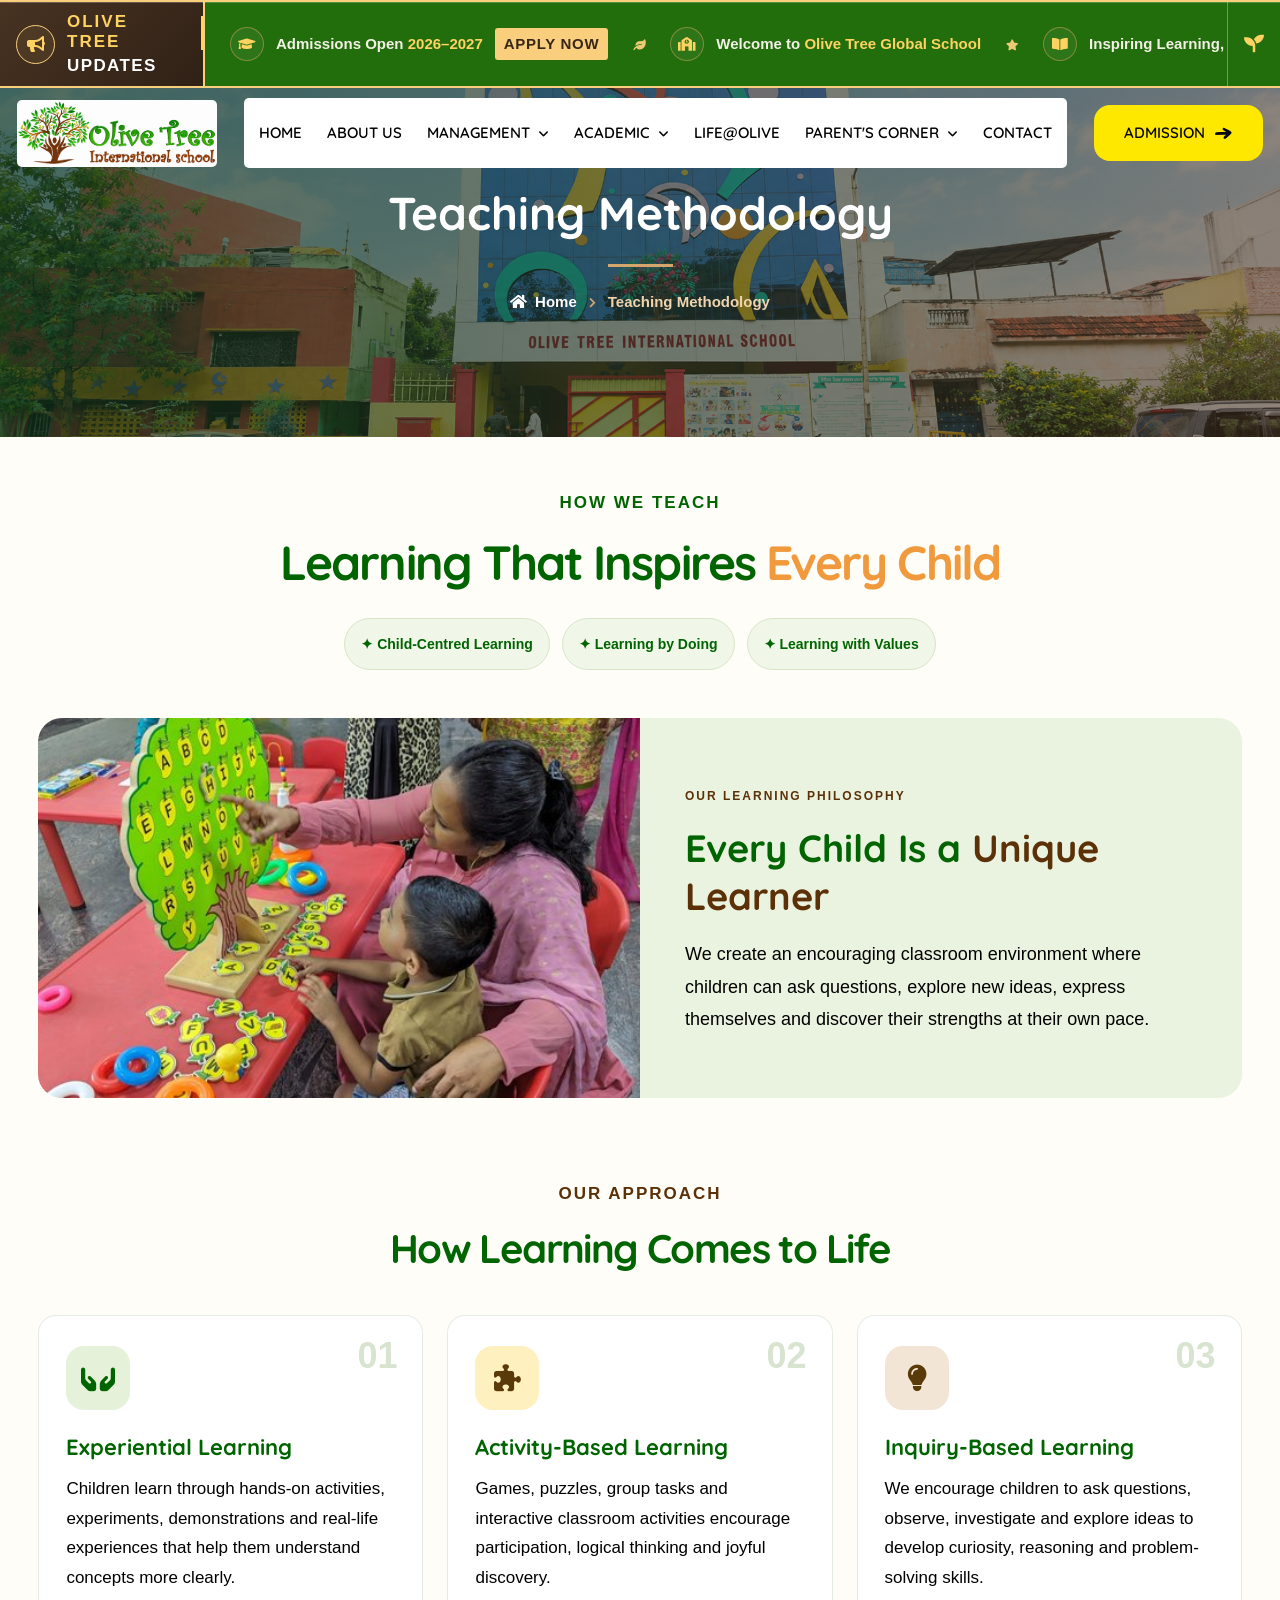
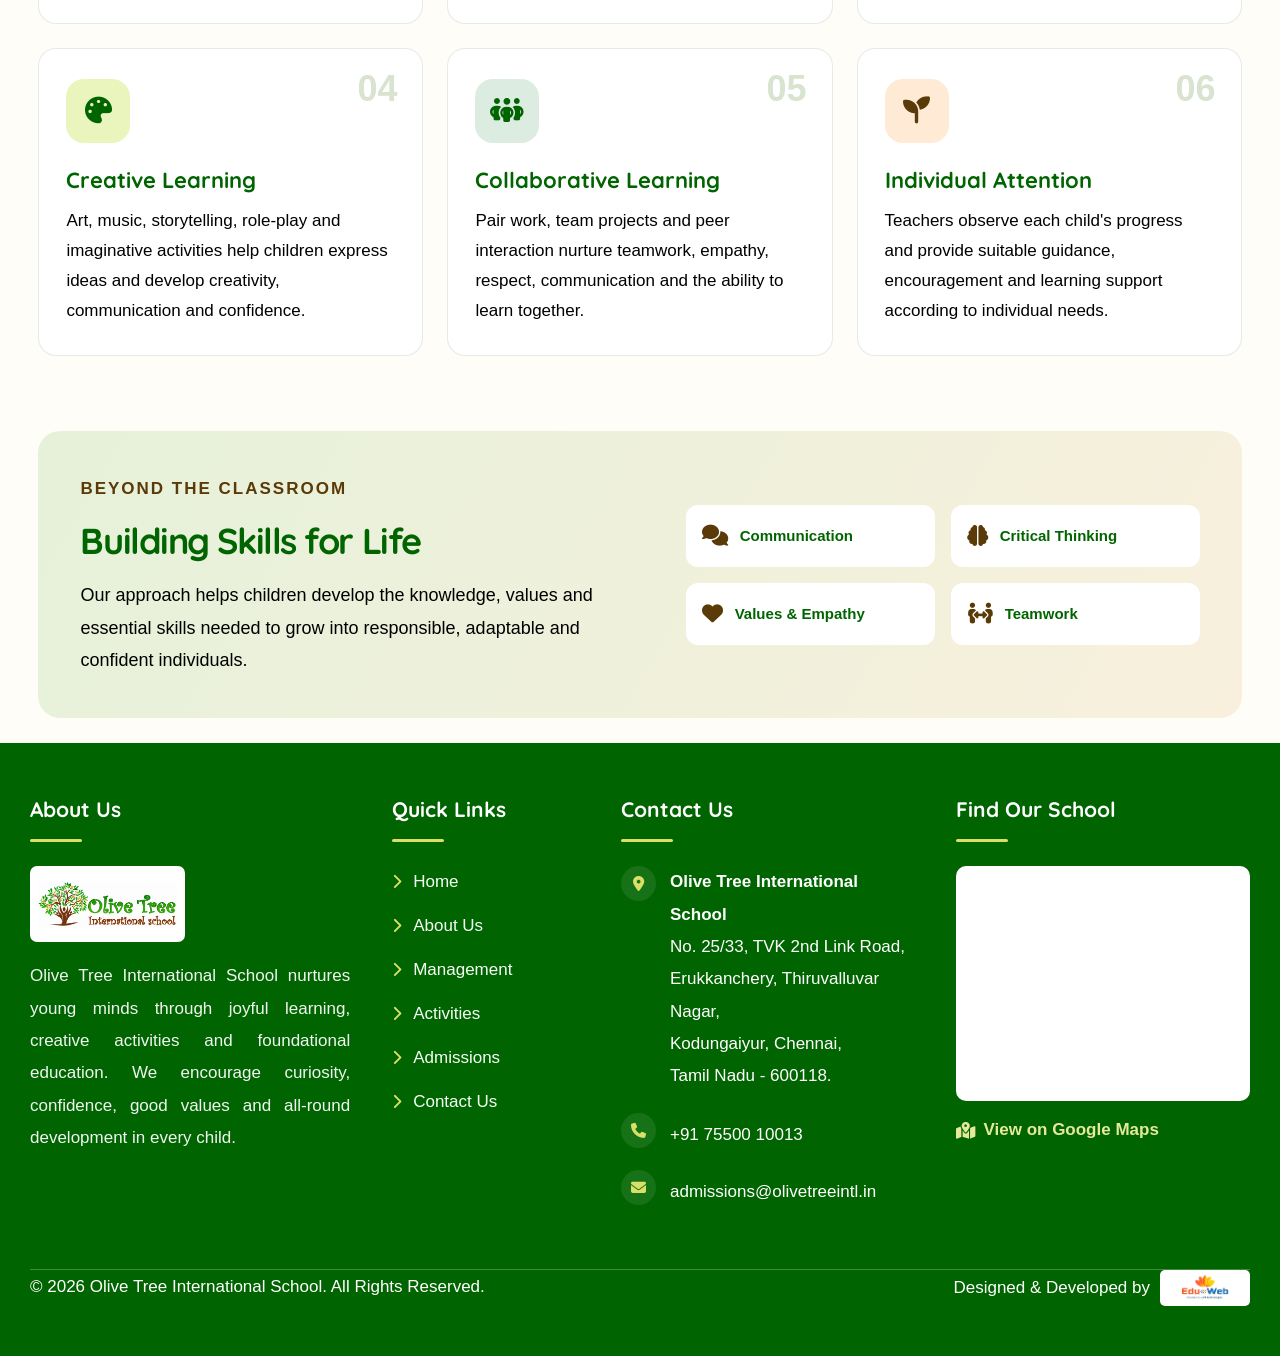
<file: teaching-methodology.html>
<!DOCTYPE html>
<html lang="en">
<!--<< Header Area >>-->


<head>
       <link rel="stylesheet"
      href="https://cdnjs.cloudflare.com/ajax/libs/font-awesome/6.5.2/css/all.min.css">
    <!-- ========== Meta Tags ========== -->
    <meta charset="UTF-8">
    <meta http-equiv="X-UA-Compatible" content="IE=edge">
    <meta name="viewport" content="width=device-width, initial-scale=1">
    <meta name="author" content="modinatheme">
    <meta name="description" content="OLIVE TREE INTERNATIONAL SCHOOL">
    <!-- ======== Page title ============ -->
    <title>OLIVE TREE INTERNATIONAL SCHOOL</title>
    <!--<< Favicon >>-->
    <link rel="shortcut icon" href="assets/images/gallery1/logo.jpeg">
    <!--<< Bootstrap min.css >>-->
    <link rel="stylesheet" href="assets/css/bootstrap.min.css">
    <!--<< Font Awesome.css >>-->
    <link rel="stylesheet" href="assets/css/font-awesome.css">
    <!--<< Animate.css >>-->
    <link rel="stylesheet" href="assets/css/animate.css">
    <!--<< Magnific Popup.css >>-->
    <link rel="stylesheet" href="assets/css/magnific-popup.css">
    <!--<< MeanMenu.css >>-->
    <link rel="stylesheet" href="assets/css/meanmenu.css">
    <!--<< Odometer.css >>-->
    <link rel="stylesheet" href="assets/css/odometer.css">
    <!--<< Swiper Bundle.css >>-->
    <link rel="stylesheet" href="assets/css/swiper-bundle.min.css">
    <!--<< Nice Select.css >>-->
    <link rel="stylesheet" href="assets/css/nice-select.css">
    <!--<< Icomon.css >>-->
    <link rel="stylesheet" href="assets/css/icomon.css">
    <!--<< Main.css >>-->
    <link rel="stylesheet" href="assets/css/main.css">
    <link rel="stylesheet" href="assets/css/custom.css">
      <link rel="stylesheet" href="assets/css/inner.css">
</head>

<body>

    <!-- Back To Top Start -->
    <button id="back-top" class="back-to-top">
        <i class="far fa-arrow-up"></i>
    </button>


    <!-- Offcanvas Area Start -->
    <div class="fix-area">
        <div class="offcanvas__info">
            <div class="offcanvas__wrapper">
                <div class="offcanvas__content">
                    <div class="offcanvas__top mb-5 d-flex justify-content-between align-items-center">
                        <div class="offcanvas__logo">
                            <a href="index.html">
                                <img src="assets/images/gallery1/logo.jpeg" alt="logo-img">
                            </a>
                        </div>
                        <div class="offcanvas__close">
                            <button>
                                <i class="fas fa-times"></i>
                            </button>
                        </div>
                    </div>

                    <div class="mobile-menu fix mt-3"></div>
                    <div class="social-icon d-flex align-items-center">
                        <a href="javascript:void(0)"><i class="fab fa-facebook-f"></i></a>
                        <a href="javascript:void(0)"><i class="fab fa-twitter"></i></a>
                        <a href="javascript:void(0)"><i class="fab fa-youtube"></i></a>
                        <a href="javascript:void(0)"><i class="fab fa-linkedin-in"></i></a>
                    </div>

                    <a href="admission.html" class="theme-btn">Admission<i class="icon-arrow-icon"></i></a>
                </div>
            </div>
        </div>
    </div>
    <div class="offcanvas__overlay"></div>



    <!-- Header Section Start -->
    <header id="header-sticky" class="header-1 header-2">

        <!-- ==========================================
     OLIVE TREE GLOBAL SCHOOL
     GRAND ANNOUNCEMENT MARQUEE
========================================== -->

        <section class="ot-grand-marquee" aria-label="School announcements">

            <!-- LEFT LABEL -->
            <div class="ot-marquee-label">

                <div class="ot-label-icon">
                    <i class="fas fa-bullhorn"></i>
                </div>

                <div class="ot-label-text">
                    <span class="ot-label-small">OLIVE TREE</span>
                    <span class="ot-label-main">UPDATES</span>
                </div>

                <div class="ot-label-decoration"></div>

            </div>

            <!-- SCROLLING ANNOUNCEMENTS -->
            <div class="ot-marquee-viewport">

                <div class="ot-marquee-track">

                    <!-- GROUP ONE -->
                    <div class="ot-marquee-group">

                        <a href="admissions.html" class="ot-marquee-item">
                            <span class="ot-marquee-icon">
                                <i class="fas fa-graduation-cap"></i>
                            </span>
                            <span class="ot-marquee-message">
                                Admissions Open
                                <strong>2026–2027</strong>
                            </span>
                            <span class="ot-marquee-badge">APPLY NOW</span>
                        </a>

                        <span class="ot-marquee-separator">
                            <i class="fas fa-leaf"></i>
                        </span>

                        <div class="ot-marquee-item">
                            <span class="ot-marquee-icon">
                                <i class="fas fa-school"></i>
                            </span>
                            <span class="ot-marquee-message">
                                Welcome to
                                <strong>Olive Tree Global School</strong>
                            </span>
                        </div>

                        <span class="ot-marquee-separator">
                            <i class="fas fa-star"></i>
                        </span>

                        <div class="ot-marquee-item">
                            <span class="ot-marquee-icon">
                                <i class="fas fa-book-open"></i>
                            </span>
                            <span class="ot-marquee-message">
                                Inspiring Learning,
                                <strong>Building Futures</strong>
                            </span>
                        </div>

                        <span class="ot-marquee-separator">
                            <i class="fas fa-leaf"></i>
                        </span>

                        <div class="ot-marquee-item">
                            <span class="ot-marquee-icon">
                                <i class="fas fa-globe-asia"></i>
                            </span>
                            <span class="ot-marquee-message">
                                <strong>Globe Ready Education</strong>
                                for Tomorrow's Leaders
                            </span>
                        </div>

                        <span class="ot-marquee-separator">
                            <i class="fas fa-star"></i>
                        </span>

                    </div>

                    <!-- GROUP TWO: DUPLICATE FOR CONTINUOUS LOOP -->
                    <div class="ot-marquee-group" aria-hidden="true">

                        <a href="admissions.html" class="ot-marquee-item" tabindex="-1">
                            <span class="ot-marquee-icon">
                                <i class="fas fa-graduation-cap"></i>
                            </span>
                            <span class="ot-marquee-message">
                                Admissions Open
                                <strong>2026–2027</strong>
                            </span>
                            <span class="ot-marquee-badge">APPLY NOW</span>
                        </a>

                        <span class="ot-marquee-separator">
                            <i class="fas fa-leaf"></i>
                        </span>

                        <div class="ot-marquee-item">
                            <span class="ot-marquee-icon">
                                <i class="fas fa-school"></i>
                            </span>
                            <span class="ot-marquee-message">
                                Welcome to
                                <strong>Olive Tree Global School</strong>
                            </span>
                        </div>

                        <span class="ot-marquee-separator">
                            <i class="fas fa-star"></i>
                        </span>

                        <div class="ot-marquee-item">
                            <span class="ot-marquee-icon">
                                <i class="fas fa-book-open"></i>
                            </span>
                            <span class="ot-marquee-message">
                                Inspiring Learning,
                                <strong>Building Futures</strong>
                            </span>
                        </div>

                        <span class="ot-marquee-separator">
                            <i class="fas fa-leaf"></i>
                        </span>

                        <div class="ot-marquee-item">
                            <span class="ot-marquee-icon">
                                <i class="fas fa-globe-asia"></i>
                            </span>
                            <span class="ot-marquee-message">
                                <strong>Globe Ready Education</strong>
                                for Tomorrow's Leaders
                            </span>
                        </div>

                        <span class="ot-marquee-separator">
                            <i class="fas fa-star"></i>
                        </span>

                    </div>

                </div>

            </div>

            <!-- RIGHT DECORATIVE END -->
            <div class="ot-marquee-end">
                <i class="fas fa-seedling"></i>
            </div>

        </section>
            <div class="container">
            <div class="header-main">
                <div class="header-left">
                    <a href="index.html" class="header-logo">
                        <img src="assets/images/gallery1/logo.jpeg" alt="img" 
                    >
                    </a>


                </div>
                <div class="mean__menu-wrapper">
                    <div class="main-menu">
   <nav id="mobile-menu" aria-label="Main Navigation" style="background-color:
    white;padding: 0px 15px;border-radius: 5px;">
    <ul>
        <li>
            <a href="index.html">HOME</a>
        </li>

        <li>
            <a href="about.html">ABOUT US</a>
        </li>

        <!-- MANAGEMENT -->
        <li class="has-dropdown">
            <a href="javascript:void(0);" aria-expanded="false">
                MANAGEMENT
                <i class="fa-solid fa-angle-down menu-arrow"></i>
            </a>

            <ul class="submenu">
                <li><a href="chairman-message.html">Chairman's Message</a></li>
                <li><a href="ceo.html">CEO's Message</a></li>
                <li><a href="correspondent.html">Correspondent's Message</a></li>
            </ul>
        </li>

        <!-- ACADEMIC -->
        <li class="has-dropdown">
            <a href="javascript:void(0);" aria-expanded="false">
                ACADEMIC
                <i class="fa-solid fa-angle-down menu-arrow"></i>
            </a>

            <ul class="submenu">
                <li><a href="lkg.html">Lower Kindergarten (LKG)</a></li>
                <li><a href="ukg.html">Upper Kindergarten (UKG)</a></li>
                <li><a href="teaching-methodology.html">Teaching Methodology</a></li>
            </ul>
        </li>

        <li>
            <a href="life-at-olive.html">LIFE@OLIVE</a>
        </li>

        <!-- PARENT'S CORNER -->
        <li class="has-dropdown">
            <a href="javascript:void(0);" aria-expanded="false">
                PARENT'S CORNER
                <i class="fa-solid fa-angle-down menu-arrow"></i>
            </a>

            <ul class="submenu">
                <li><a href="parent-guidelines.html">Parent Guidelines</a></li>
                <li><a href="school-discipline.html">School Discipline</a></li>
            </ul>
        </li>

        <li>
            <a href="contact.html">CONTACT</a>
        </li>
    </ul>
</nav>

                    </div>
                </div>
                <div class="header-right d-flex justify-content-end align-items-center">

                    <a href="admission.html" class="theme-btn">ADMISSION<i class="icon-arrow-icon"></i></a>
                    <div class="header__hamburger my-auto d-xl-none">
                        <div class="sidebar__toggle">
                            <i class="fal fa-bars"></i>
                        </div>
                    </div>
                </div>
            </div>

        </div>
    </header>

    <!-- Search Start -->
    <div class="search-popup">
        <div class="search-popup__overlay search-toggler"></div>
        <div class="search-popup__content">
            <form role="search" method="get" class="search-popup__form" action="#">
                <input type="text" id="search" name="search" placeholder="Search Here...">
                <button type="submit" aria-label="search submit" class="search-btn">
                    <span><i class="far fa-search"></i></span>
                </button>
            </form>
        </div>
    </div>

    <!-- Sidebar Area Here -->
    <div id="targetElement" class="side_bar slideInRight side_bar_hidden">
        <div class="side_bar_overlay"></div>
        <button id="closeButton" class="x-mark-icon"><i class="fas fa-times"></i></button>
    </div>


<!-- Breadcrumb Section Start -->
<section class="ot-breadcrumb">
    <div class="ot-breadcrumb-container">

        <h1> Teaching Methodology</h1>

        <div class="ot-breadcrumb-line"></div>

        <nav aria-label="Breadcrumb">
            <ol class="ot-breadcrumb-links">
                <li>
                    <a href="index.html">
                        <i class="fas fa-home"></i>
                        Home
                    </a>
                </li>

                <li class="ot-breadcrumb-separator">
                    <i class="fas fa-chevron-right"></i>
                </li>

                <li aria-current="page">
              Teaching Methodology
                </li>
            </ol>
        </nav>

    </div>
</section>
<!-- Breadcrumb Section End -->


<!-- =========================================
     OLIVE TREE GLOBAL SCHOOL
     TEACHING METHODOLOGY
========================================= -->

<section class="ot-methodology" id="teaching-methodology">

    <!-- INTRODUCTION -->
    <div class="ot-methodology-intro">

        <span class="ot-methodology-label">
            HOW WE TEACH
        </span>

        <h2>
            Learning That Inspires
            <span>Every Child</span>
        </h2>

        <div class="ot-methodology-highlights">
            <span>✦ Child-Centred Learning</span>
            <span>✦ Learning by Doing</span>
            <span>✦ Learning with Values</span>
        </div>

    </div>


    <!-- FEATURED IMAGE -->
    <div class="ot-methodology-feature">

        <div class="ot-methodology-feature-image">
            <img
                src="assets/images/gallery1/teaching.jpg"
                alt="Teacher guiding students through an interactive classroom activity"
                loading="lazy"
            >
        </div>

        <div class="ot-methodology-feature-content">
            <span class="ot-methodology-small-label">
                OUR LEARNING PHILOSOPHY
            </span>

            <h3>
                Every Child Is a
                <span>Unique Learner</span>
            </h3>

            <p>
                We create an encouraging classroom environment where
                children can ask questions, explore new ideas, express
                themselves and discover their strengths at their own pace.
            </p>
        </div>

    </div>


    <!-- METHODOLOGY CARDS -->
    <div class="ot-methodology-heading">

        <span>OUR APPROACH</span>

        <h2>How Learning Comes to Life</h2>

    </div>


    <div class="ot-methodology-grid">

        <!-- CARD 1 -->
        <article class="ot-method-card ot-method-green">

            <div class="ot-method-icon">
                <i class="fa-solid fa-hands"></i>
            </div>

            <span class="ot-method-number">01</span>

            <h3>Experiential Learning</h3>

            <p>
                Children learn through hands-on activities, experiments,
                demonstrations and real-life experiences that help them
                understand concepts more clearly.
            </p>

        </article>


        <!-- CARD 2 -->
        <article class="ot-method-card ot-method-gold">

            <div class="ot-method-icon">
                <i class="fa-solid fa-puzzle-piece"></i>
            </div>

            <span class="ot-method-number">02</span>

            <h3>Activity-Based Learning</h3>

            <p>
                Games, puzzles, group tasks and interactive classroom
                activities encourage participation, logical thinking
                and joyful discovery.
            </p>

        </article>


        <!-- CARD 3 -->
        <article class="ot-method-card ot-method-brown">

            <div class="ot-method-icon">
                <i class="fa-solid fa-lightbulb"></i>
            </div>

            <span class="ot-method-number">03</span>

            <h3>Inquiry-Based Learning</h3>

            <p>
                We encourage children to ask questions, observe,
                investigate and explore ideas to develop curiosity,
                reasoning and problem-solving skills.
            </p>

        </article>


        <!-- CARD 4 -->
        <article class="ot-method-card ot-method-lime">

            <div class="ot-method-icon">
                <i class="fa-solid fa-palette"></i>
            </div>

            <span class="ot-method-number">04</span>

            <h3>Creative Learning</h3>

            <p>
                Art, music, storytelling, role-play and imaginative
                activities help children express ideas and develop
                creativity, communication and confidence.
            </p>

        </article>


        <!-- CARD 5 -->
        <article class="ot-method-card ot-method-forest">

            <div class="ot-method-icon">
                <i class="fa-solid fa-people-group"></i>
            </div>

            <span class="ot-method-number">05</span>

            <h3>Collaborative Learning</h3>

            <p>
                Pair work, team projects and peer interaction nurture
                teamwork, empathy, respect, communication and the
                ability to learn together.
            </p>

        </article>


        <!-- CARD 6 -->
        <article class="ot-method-card ot-method-amber">

            <div class="ot-method-icon">
                <i class="fa-solid fa-seedling"></i>
            </div>

            <span class="ot-method-number">06</span>

            <h3>Individual Attention</h3>

            <p>
                Teachers observe each child's progress and provide
                suitable guidance, encouragement and learning support
                according to individual needs.
            </p>

        </article>

    </div>


    <!-- LEARNING OUTCOME STRIP -->
    <div class="ot-methodology-outcome">

        <div class="ot-methodology-outcome-text">
            <span>BEYOND THE CLASSROOM</span>

            <h2>Building Skills for Life</h2>

            <p>
                Our approach helps children develop the knowledge,
                values and essential skills needed to grow into
                responsible, adaptable and confident individuals.
            </p>
        </div>

        <div class="ot-methodology-skills">

            <div class="ot-method-skill">
                <i class="fa-solid fa-comments"></i>
                <span>Communication</span>
            </div>

            <div class="ot-method-skill">
                <i class="fa-solid fa-brain"></i>
                <span>Critical Thinking</span>
            </div>

            <div class="ot-method-skill">
                <i class="fa-solid fa-heart"></i>
                <span>Values & Empathy</span>
            </div>

            <div class="ot-method-skill">
                <i class="fa-solid fa-people-arrows-left-right"></i>
                <span>Teamwork</span>
            </div>

        </div>

    </div>

</section>

<!-- ================= MODERN FOOTER ================= -->
<footer class="ot-modern-footer" style="margin-top: -2%;">
    <div class="ot-footer-container">

        <!-- ABOUT US -->
        <div class="ot-footer-column ot-footer-about">
            <h3>About Us</h3>
            <span class="ot-footer-line"></span>

            <a href="index.html" class="ot-footer-logo">
                <img src="assets/images/gallery1/logo.jpeg"
                     alt="Olive Tree International School Logo">
            </a>

            <p>
                Olive Tree International School nurtures young minds
                through joyful learning, creative activities and
                foundational education. We encourage curiosity,
                confidence, good values and all-round development
                in every child.
            </p>
        </div>

               <!-- QUICK LINKS -->
        <div class="ot-footer-column ot-footer-links">
            <h3>Quick Links</h3>
            <span class="ot-footer-line"></span>

            <ul>
                <li><a href="index.html">Home</a></li>
                <li><a href="about.html">About Us</a></li>
                <li><a href="chairman-message.html">Management</a></li>
                <li><a href="teaching-methodology.html">Activities</a></li>
                <li><a href="admission.html">Admissions</a></li>
                <li><a href="contact.html">Contact Us</a></li>
            </ul>
        </div>

        <!-- CONTACT DETAILS -->
        <div class="ot-footer-column ot-footer-contact">
            <h3>Contact Us</h3>
            <span class="ot-footer-line"></span>

            <div class="ot-contact-item">
                <span class="ot-contact-icon">
                    <i class="fa-solid fa-location-dot"></i>
                </span>
                <p>
                    <strong>Olive Tree International School</strong><br>
                    No. 25/33, TVK 2nd Link Road,<br>
                    Erukkanchery, Thiruvalluvar Nagar,<br>
                    Kodungaiyur, Chennai,<br>
                    Tamil Nadu - 600118.
                </p>
            </div>

            <div class="ot-contact-item">
                <span class="ot-contact-icon">
                    <i class="fa-solid fa-phone"></i>
                </span>
                <a href="tel:+917550010013">
                    +91 75500 10013
                </a>
            </div>

            <div class="ot-contact-item">
                <span class="ot-contact-icon">
                    <i class="fa-solid fa-envelope"></i>
                </span>
                <a href="mailto:admissions@olivetreeintl.in">
                   admissions@olivetreeintl.in
                </a>
            </div>
        </div>

        <!-- LOCATION MAP -->
        <div class="ot-footer-column ot-footer-map">
            <h3>Find Our School</h3>
            <span class="ot-footer-line"></span>

            <div class="ot-map-frame">
                <iframe
                    src="https://maps.google.com/maps?q=No%2025%2F33%20TVK%202nd%20Link%20Road%2C%20Kodungaiyur%2C%20Chennai%20600118&t=&z=15&ie=UTF8&iwloc=&output=embed"
                    title="Olive Tree International School Location"
                    loading="lazy"
                    referrerpolicy="no-referrer-when-downgrade"
                    allowfullscreen>
                </iframe>
            </div>

            <a class="ot-map-link"
               href="https://www.google.com/maps/search/?api=1&query=Olive+Tree+International+School+Kodungaiyur+Chennai"
               target="_blank"
               rel="noopener noreferrer">
                <i class="fa-solid fa-map-location-dot"></i>
                View on Google Maps
            </a>
        </div>

    </div>

    <!-- COPYRIGHT -->
    <div class="ot-footer-bottom">
        <p>
            © 2026 Olive Tree International School.
            All Rights Reserved.
        </p>

        <div class="ot-footer-credit">
            <span>Designed &amp; Developed by</span>
            <a href="https://eduweb.co.in/"
               target="_blank"
               rel="noopener noreferrer">
                <img src="assets/images/management/companylogo.png"
                     alt="EduWeb">
            </a>
        </div>
    </div>
</footer>

    <!--<< All JS Plugins >>-->
    <script src="assets/js/jquery-3.7.1.min.js"></script>
    <!--<< Bootstrap Js >>-->
    <script src="assets/js/bootstrap.bundle.min.js"></script>
    <!--<< Nice Select Js >>-->
    <script src="assets/js/jquery.nice-select.min.js"></script>
    <!--<< Odometer Js >>-->
    <script src="assets/js/odometer.min.js"></script>
    <!--<< Appear Js >>-->
    <script src="assets/js/jquery.appear.min.js"></script>
    <!--<< Swiper Slider Js >>-->
    <script src="assets/js/swiper-bundle.min.js"></script>
    <!--<< MeanMenu Js >>-->
    <script src="assets/js/jquery.meanmenu.min.js"></script>
    <!--<< Magnific Popup Js >>-->
    <script src="assets/js/jquery.magnific-popup.min.js"></script>
    <!--<< Wow Animation Js >>-->
    <script src="assets/js/wow.min.js"></script>
    <!--<< Gsap Animation Js >>-->
    <script src="assets/js/gsap.min.js"></script>
    <!--<< ScrollTrigger Js >>-->
    <script src="assets/js/ScrollTrigger.min.js"></script>
    <!--<< SplitText Js >>-->
    <script src="assets/js/SplitText.min.js"></script>
    <!--<< splitType Js >>-->
    <script src="assets/js/splitType.js"></script>
    <!--<< Main.js >>-->
    <script src="assets/js/main.js"></script>
</body>


</html>
</file>
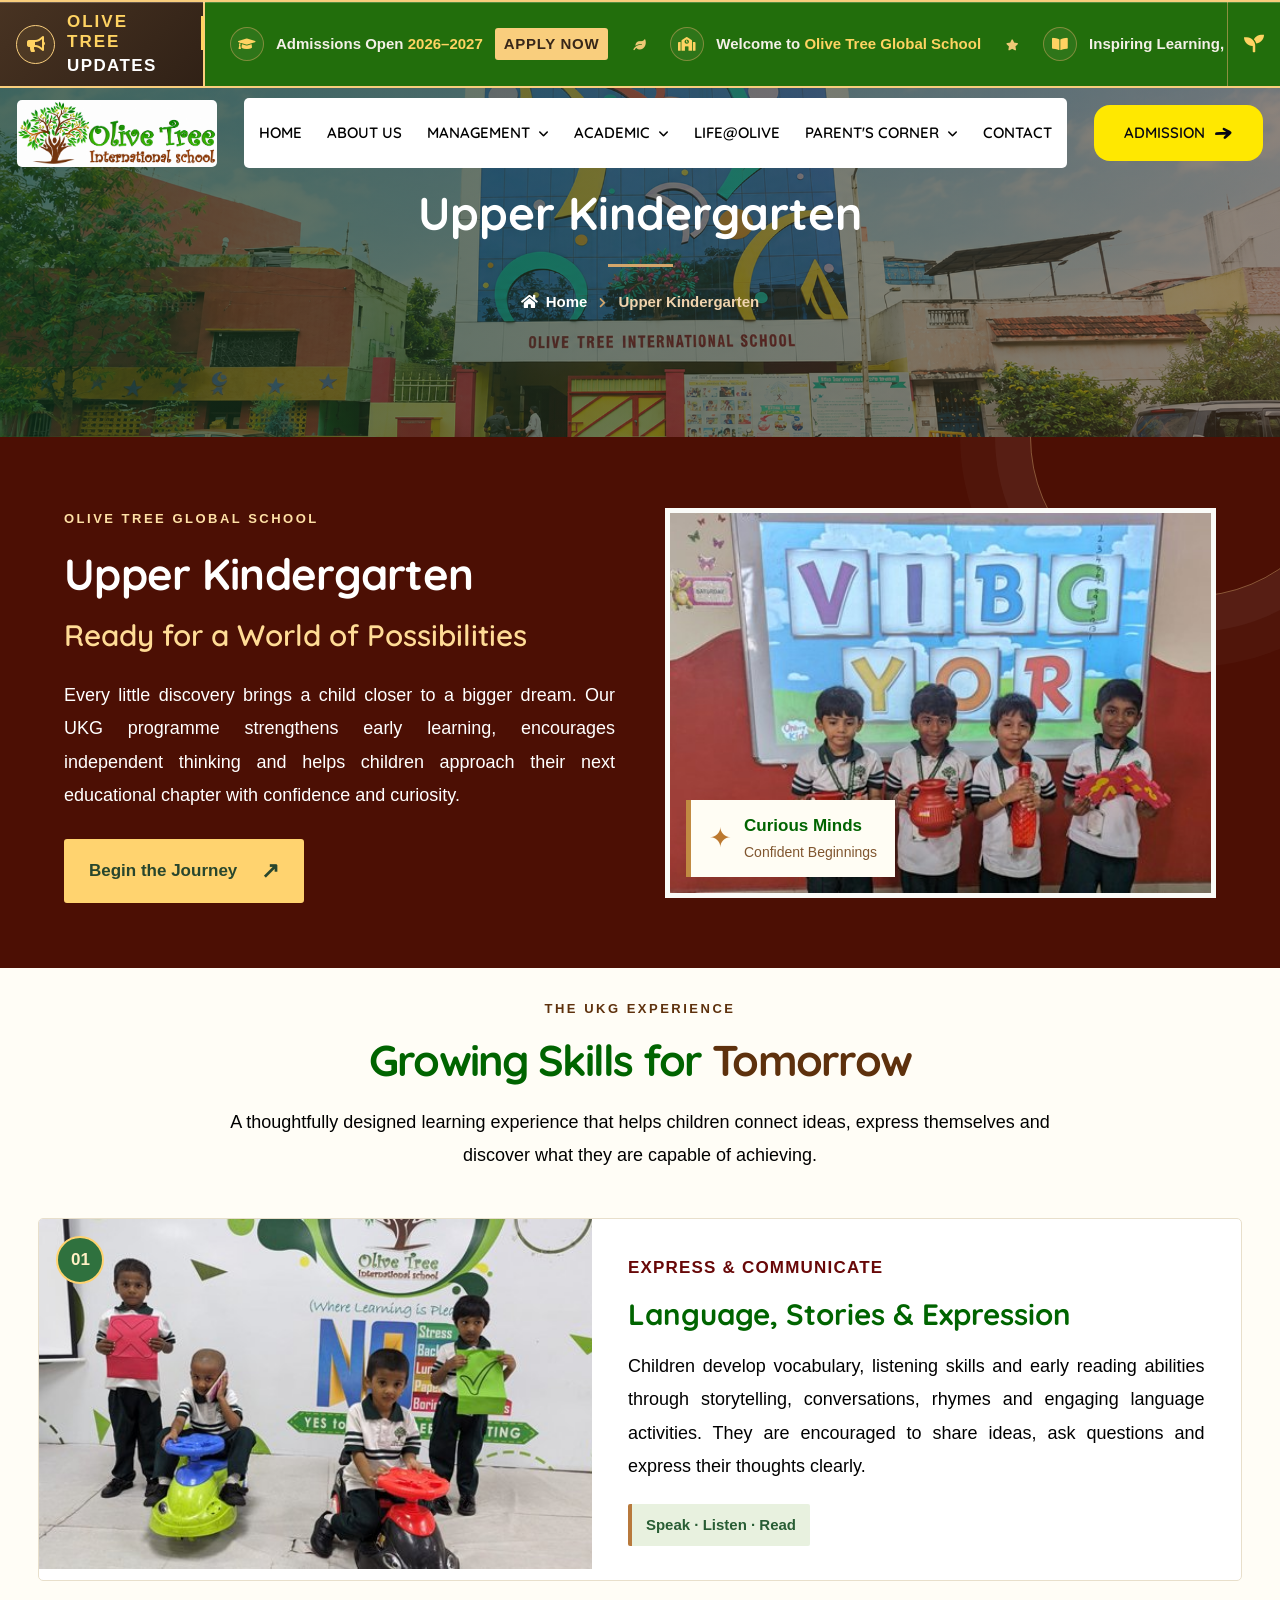
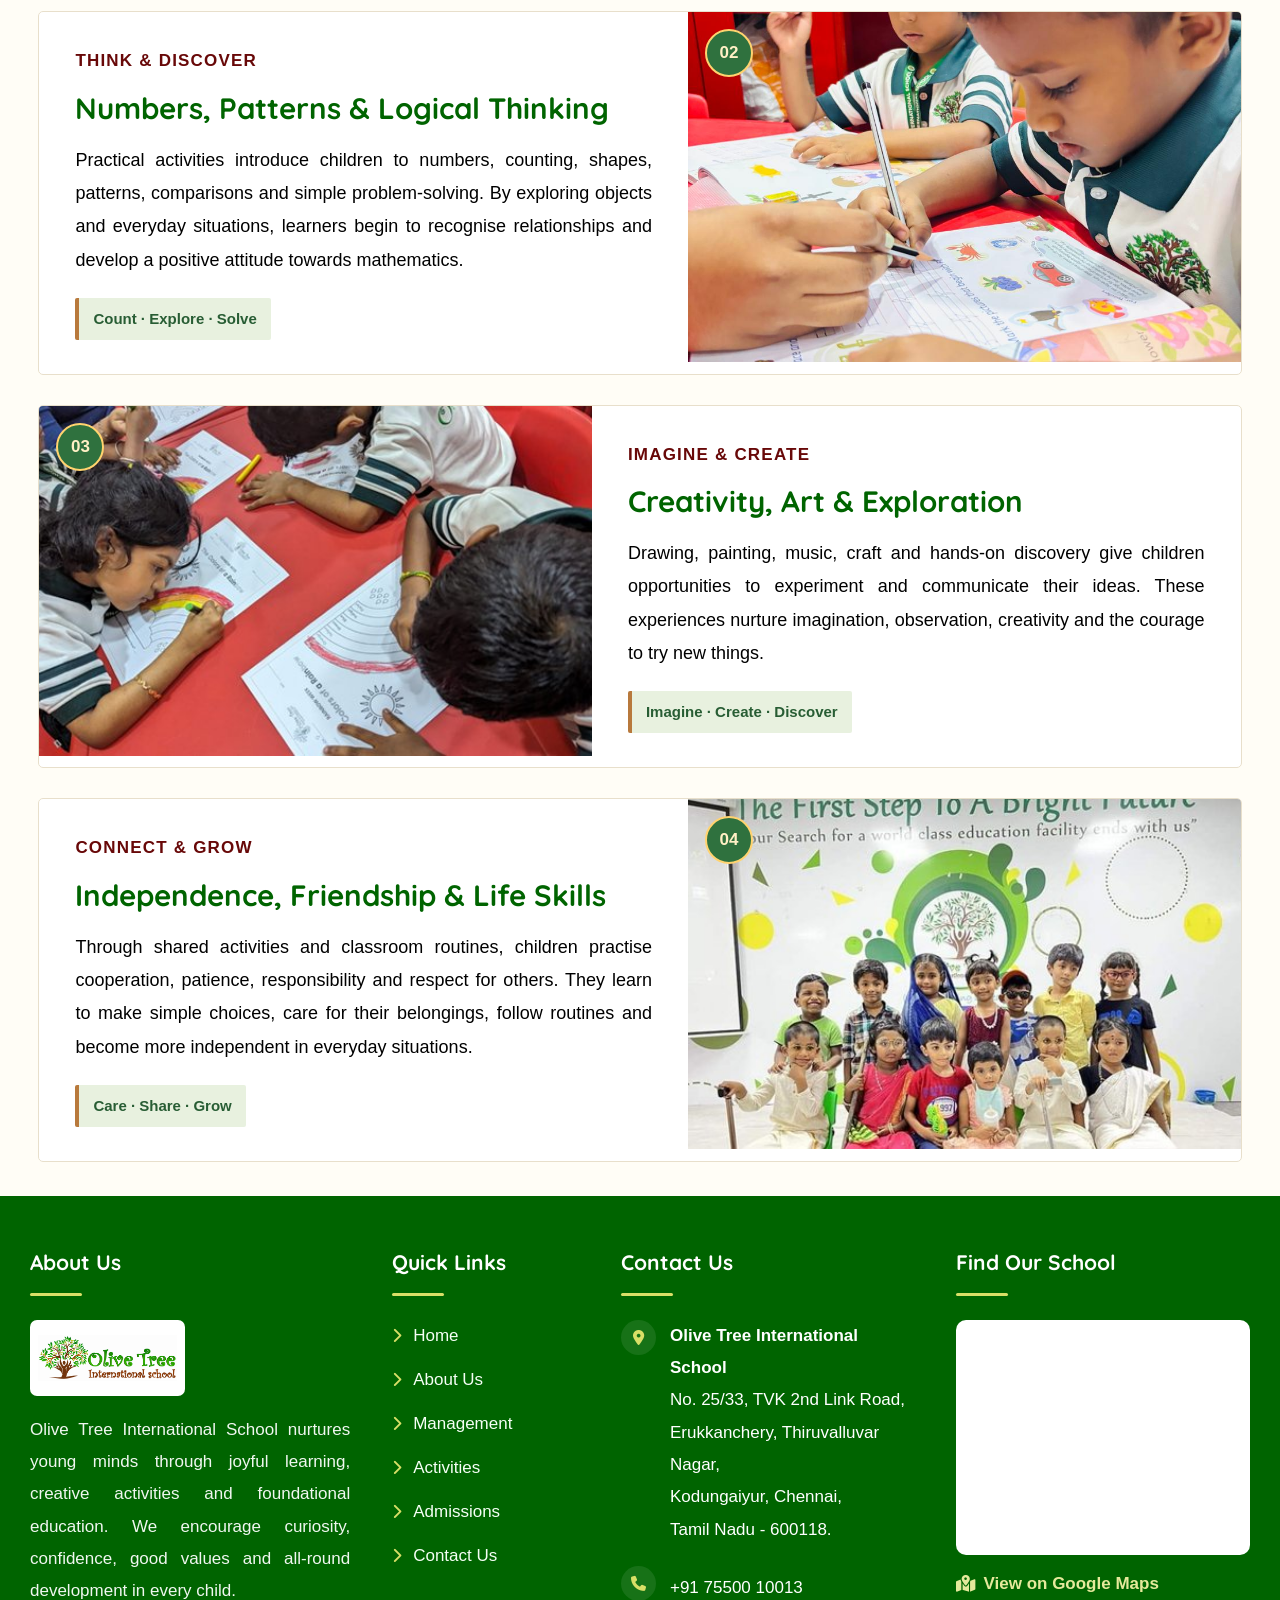
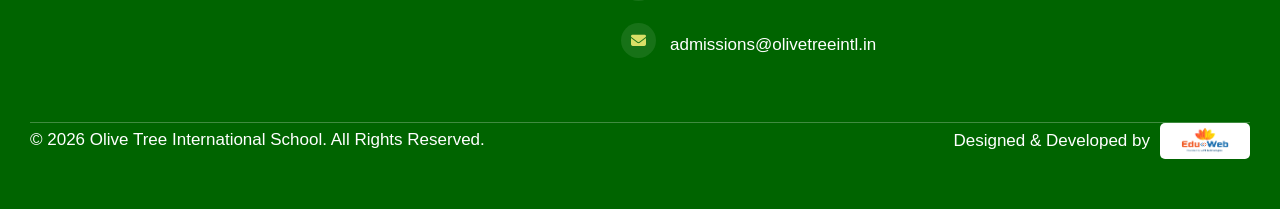
<file: ukg.html>
<!DOCTYPE html>
<html lang="en">
<!--<< Header Area >>-->


<head>
       <link rel="stylesheet"
      href="https://cdnjs.cloudflare.com/ajax/libs/font-awesome/6.5.2/css/all.min.css">
    <!-- ========== Meta Tags ========== -->
    <meta charset="UTF-8">
    <meta http-equiv="X-UA-Compatible" content="IE=edge">
    <meta name="viewport" content="width=device-width, initial-scale=1">
    <meta name="author" content="modinatheme">
    <meta name="description" content="OLIVE TREE INTERNATIONAL SCHOOL">
    <!-- ======== Page title ============ -->
    <title>OLIVE TREE INTERNATIONAL SCHOOL</title>
    <!--<< Favicon >>-->
    <link rel="shortcut icon" href="assets/images/gallery1/logo.jpeg">
    <!--<< Bootstrap min.css >>-->
    <link rel="stylesheet" href="assets/css/bootstrap.min.css">
    <!--<< Font Awesome.css >>-->
    <link rel="stylesheet" href="assets/css/font-awesome.css">
    <!--<< Animate.css >>-->
    <link rel="stylesheet" href="assets/css/animate.css">
    <!--<< Magnific Popup.css >>-->
    <link rel="stylesheet" href="assets/css/magnific-popup.css">
    <!--<< MeanMenu.css >>-->
    <link rel="stylesheet" href="assets/css/meanmenu.css">
    <!--<< Odometer.css >>-->
    <link rel="stylesheet" href="assets/css/odometer.css">
    <!--<< Swiper Bundle.css >>-->
    <link rel="stylesheet" href="assets/css/swiper-bundle.min.css">
    <!--<< Nice Select.css >>-->
    <link rel="stylesheet" href="assets/css/nice-select.css">
    <!--<< Icomon.css >>-->
    <link rel="stylesheet" href="assets/css/icomon.css">
    <!--<< Main.css >>-->
    <link rel="stylesheet" href="assets/css/main.css">
    <link rel="stylesheet" href="assets/css/custom.css">
      <link rel="stylesheet" href="assets/css/inner.css">
</head>

<body>

    <!-- Back To Top Start -->
    <button id="back-top" class="back-to-top">
        <i class="far fa-arrow-up"></i>
    </button>


    <!-- Offcanvas Area Start -->
    <div class="fix-area">
        <div class="offcanvas__info">
            <div class="offcanvas__wrapper">
                <div class="offcanvas__content">
                    <div class="offcanvas__top mb-5 d-flex justify-content-between align-items-center">
                        <div class="offcanvas__logo">
                            <a href="index.html">
                                <img src="assets/images/gallery1/logo.jpeg" alt="logo-img">
                            </a>
                        </div>
                        <div class="offcanvas__close">
                            <button>
                                <i class="fas fa-times"></i>
                            </button>
                        </div>
                    </div>

                    <div class="mobile-menu fix mt-3"></div>
                    <div class="social-icon d-flex align-items-center">
                        <a href="javascript:void(0)"><i class="fab fa-facebook-f"></i></a>
                        <a href="javascript:void(0)"><i class="fab fa-twitter"></i></a>
                        <a href="javascript:void(0)"><i class="fab fa-youtube"></i></a>
                        <a href="javascript:void(0)"><i class="fab fa-linkedin-in"></i></a>
                    </div>

                    <a href="admission.html" class="theme-btn">Admission<i class="icon-arrow-icon"></i></a>
                </div>
            </div>
        </div>
    </div>
    <div class="offcanvas__overlay"></div>



    <!-- Header Section Start -->
    <header id="header-sticky" class="header-1 header-2">

        <!-- ==========================================
     OLIVE TREE GLOBAL SCHOOL
     GRAND ANNOUNCEMENT MARQUEE
========================================== -->

        <section class="ot-grand-marquee" aria-label="School announcements">

            <!-- LEFT LABEL -->
            <div class="ot-marquee-label">

                <div class="ot-label-icon">
                    <i class="fas fa-bullhorn"></i>
                </div>

                <div class="ot-label-text">
                    <span class="ot-label-small">OLIVE TREE</span>
                    <span class="ot-label-main">UPDATES</span>
                </div>

                <div class="ot-label-decoration"></div>

            </div>

            <!-- SCROLLING ANNOUNCEMENTS -->
            <div class="ot-marquee-viewport">

                <div class="ot-marquee-track">

                    <!-- GROUP ONE -->
                    <div class="ot-marquee-group">

                        <a href="admissions.html" class="ot-marquee-item">
                            <span class="ot-marquee-icon">
                                <i class="fas fa-graduation-cap"></i>
                            </span>
                            <span class="ot-marquee-message">
                                Admissions Open
                                <strong>2026–2027</strong>
                            </span>
                            <span class="ot-marquee-badge">APPLY NOW</span>
                        </a>

                        <span class="ot-marquee-separator">
                            <i class="fas fa-leaf"></i>
                        </span>

                        <div class="ot-marquee-item">
                            <span class="ot-marquee-icon">
                                <i class="fas fa-school"></i>
                            </span>
                            <span class="ot-marquee-message">
                                Welcome to
                                <strong>Olive Tree Global School</strong>
                            </span>
                        </div>

                        <span class="ot-marquee-separator">
                            <i class="fas fa-star"></i>
                        </span>

                        <div class="ot-marquee-item">
                            <span class="ot-marquee-icon">
                                <i class="fas fa-book-open"></i>
                            </span>
                            <span class="ot-marquee-message">
                                Inspiring Learning,
                                <strong>Building Futures</strong>
                            </span>
                        </div>

                        <span class="ot-marquee-separator">
                            <i class="fas fa-leaf"></i>
                        </span>

                        <div class="ot-marquee-item">
                            <span class="ot-marquee-icon">
                                <i class="fas fa-globe-asia"></i>
                            </span>
                            <span class="ot-marquee-message">
                                <strong>Globe Ready Education</strong>
                                for Tomorrow's Leaders
                            </span>
                        </div>

                        <span class="ot-marquee-separator">
                            <i class="fas fa-star"></i>
                        </span>

                    </div>

                    <!-- GROUP TWO: DUPLICATE FOR CONTINUOUS LOOP -->
                    <div class="ot-marquee-group" aria-hidden="true">

                        <a href="admissions.html" class="ot-marquee-item" tabindex="-1">
                            <span class="ot-marquee-icon">
                                <i class="fas fa-graduation-cap"></i>
                            </span>
                            <span class="ot-marquee-message">
                                Admissions Open
                                <strong>2026–2027</strong>
                            </span>
                            <span class="ot-marquee-badge">APPLY NOW</span>
                        </a>

                        <span class="ot-marquee-separator">
                            <i class="fas fa-leaf"></i>
                        </span>

                        <div class="ot-marquee-item">
                            <span class="ot-marquee-icon">
                                <i class="fas fa-school"></i>
                            </span>
                            <span class="ot-marquee-message">
                                Welcome to
                                <strong>Olive Tree Global School</strong>
                            </span>
                        </div>

                        <span class="ot-marquee-separator">
                            <i class="fas fa-star"></i>
                        </span>

                        <div class="ot-marquee-item">
                            <span class="ot-marquee-icon">
                                <i class="fas fa-book-open"></i>
                            </span>
                            <span class="ot-marquee-message">
                                Inspiring Learning,
                                <strong>Building Futures</strong>
                            </span>
                        </div>

                        <span class="ot-marquee-separator">
                            <i class="fas fa-leaf"></i>
                        </span>

                        <div class="ot-marquee-item">
                            <span class="ot-marquee-icon">
                                <i class="fas fa-globe-asia"></i>
                            </span>
                            <span class="ot-marquee-message">
                                <strong>Globe Ready Education</strong>
                                for Tomorrow's Leaders
                            </span>
                        </div>

                        <span class="ot-marquee-separator">
                            <i class="fas fa-star"></i>
                        </span>

                    </div>

                </div>

            </div>

            <!-- RIGHT DECORATIVE END -->
            <div class="ot-marquee-end">
                <i class="fas fa-seedling"></i>
            </div>

        </section>
                <div class="container">
            <div class="header-main">
                <div class="header-left">
                    <a href="index.html" class="header-logo">
                        <img src="assets/images/gallery1/logo.jpeg" alt="img" 
                    >
                    </a>


                </div>
                <div class="mean__menu-wrapper">
                    <div class="main-menu">
   <nav id="mobile-menu" aria-label="Main Navigation" style="background-color:
    white;padding: 0px 15px;border-radius: 5px;">
    <ul>
        <li>
            <a href="index.html">HOME</a>
        </li>

        <li>
            <a href="about.html">ABOUT US</a>
        </li>

        <!-- MANAGEMENT -->
        <li class="has-dropdown">
            <a href="javascript:void(0);" aria-expanded="false">
                MANAGEMENT
                <i class="fa-solid fa-angle-down menu-arrow"></i>
            </a>

            <ul class="submenu">
                <li><a href="chairman-message.html">Chairman's Message</a></li>
                <li><a href="ceo.html">CEO's Message</a></li>
                <li><a href="correspondent.html">Correspondent's Message</a></li>
            </ul>
        </li>

        <!-- ACADEMIC -->
        <li class="has-dropdown">
            <a href="javascript:void(0);" aria-expanded="false">
                ACADEMIC
                <i class="fa-solid fa-angle-down menu-arrow"></i>
            </a>

            <ul class="submenu">
                <li><a href="lkg.html">Lower Kindergarten (LKG)</a></li>
                <li><a href="ukg.html">Upper Kindergarten (UKG)</a></li>
                <li><a href="teaching-methodology.html">Teaching Methodology</a></li>
            </ul>
        </li>

        <li>
            <a href="life-at-olive.html">LIFE@OLIVE</a>
        </li>

        <!-- PARENT'S CORNER -->
        <li class="has-dropdown">
            <a href="javascript:void(0);" aria-expanded="false">
                PARENT'S CORNER
                <i class="fa-solid fa-angle-down menu-arrow"></i>
            </a>

            <ul class="submenu">
                <li><a href="parent-guidelines.html">Parent Guidelines</a></li>
                <li><a href="school-discipline.html">School Discipline</a></li>
            </ul>
        </li>

        <li>
            <a href="contact.html">CONTACT</a>
        </li>
    </ul>
</nav>

                    </div>
                </div>
                <div class="header-right d-flex justify-content-end align-items-center">

                    <a href="admission.html" class="theme-btn">ADMISSION<i class="icon-arrow-icon"></i></a>
                    <div class="header__hamburger my-auto d-xl-none">
                        <div class="sidebar__toggle">
                            <i class="fal fa-bars"></i>
                        </div>
                    </div>
                </div>
            </div>

        </div>
    </header>

    <!-- Search Start -->
    <div class="search-popup">
        <div class="search-popup__overlay search-toggler"></div>
        <div class="search-popup__content">
            <form role="search" method="get" class="search-popup__form" action="#">
                <input type="text" id="search" name="search" placeholder="Search Here...">
                <button type="submit" aria-label="search submit" class="search-btn">
                    <span><i class="far fa-search"></i></span>
                </button>
            </form>
        </div>
    </div>

    <!-- Sidebar Area Here -->
    <div id="targetElement" class="side_bar slideInRight side_bar_hidden">
        <div class="side_bar_overlay"></div>
        <button id="closeButton" class="x-mark-icon"><i class="fas fa-times"></i></button>
    </div>


<!-- Breadcrumb Section Start -->
<section class="ot-breadcrumb">
    <div class="ot-breadcrumb-container">

        <h1> Upper Kindergarten</h1>

        <div class="ot-breadcrumb-line"></div>

        <nav aria-label="Breadcrumb">
            <ol class="ot-breadcrumb-links">
                <li>
                    <a href="index.html">
                        <i class="fas fa-home"></i>
                        Home
                    </a>
                </li>

                <li class="ot-breadcrumb-separator">
                    <i class="fas fa-chevron-right"></i>
                </li>

                <li aria-current="page">
                Upper Kindergarten
                </li>
            </ol>
        </nav>

    </div>
</section>
<!-- Breadcrumb Section End -->

<!-- ==========================================
     UKG - MODERN LEARNING JOURNEY
========================================== -->

<section class="ot-ukg-section" id="upper-kindergarten">

    <!-- DARK INTRODUCTION BANNER -->
    <div class="ot-ukg-banner">
        <div class="ot-ukg-banner-inner">

            <div class="ot-ukg-banner-content">
                <span class="ot-ukg-overline">OLIVE TREE GLOBAL SCHOOL</span>

                <h2>
                    Upper Kindergarten
                    <span>Ready for a World of Possibilities</span>
                </h2>

                <p>
                    Every little discovery brings a child closer to a
                    bigger dream. Our UKG programme strengthens early
                    learning, encourages independent thinking and helps
                    children approach their next educational chapter
                    with confidence and curiosity.
                </p>

                <a href="#admissions" class="ot-ukg-banner-btn">
                    Begin the Journey <span>↗</span>
                </a>
            </div>

            <div class="ot-ukg-banner-image">
                <img
                    src="assets/images/gallery1/ukg1.jpg"
                    alt="Children learning together in Upper Kindergarten"
                    loading="lazy"
                >

                <div class="ot-ukg-image-note">
                    <span class="ot-ukg-note-symbol">✦</span>
                    <div>
                        <strong>Curious Minds</strong>
                        <span>Confident Beginnings</span>
                    </div>
                </div>
            </div>

        </div>
    </div>

    <!-- LEARNING JOURNEY -->
    <div class="ot-ukg-journey">

        <div class="ot-ukg-section-heading">
            <span>THE UKG EXPERIENCE</span>
            <h2>Growing Skills for <em>Tomorrow</em></h2>
            <p>
                A thoughtfully designed learning experience that helps
                children connect ideas, express themselves and discover
                what they are capable of achieving.
            </p>
        </div>

        <!-- LEARNING CARD 1 -->
        <article class="ot-ukg-learning-card">
            <div class="ot-ukg-card-image">
                <img
                    src="assets/images/gallery1/ukg2.jpg"
                    alt="Children participating in language activities"
                    loading="lazy"
                >
                <span class="ot-ukg-card-index">01</span>
            </div>

            <div class="ot-ukg-card-content">
                <span class="ot-ukg-card-category">EXPRESS & COMMUNICATE</span>
                <h3>Language, Stories & Expression</h3>
                <p>
                    Children develop vocabulary, listening skills and
                    early reading abilities through storytelling,
                    conversations, rhymes and engaging language
                    activities. They are encouraged to share ideas,
                    ask questions and express their thoughts clearly.
                </p>
                <div class="ot-ukg-card-tag">Speak · Listen · Read</div>
            </div>
        </article>

        <!-- LEARNING CARD 2 -->
        <article class="ot-ukg-learning-card ot-ukg-card-reverse">
            <div class="ot-ukg-card-image">
                <img
                    src="assets/images/gallery1/teach.jpeg"
                    alt="Children exploring numbers and shapes"
                    loading="lazy"
                >
                <span class="ot-ukg-card-index">02</span>
            </div>

            <div class="ot-ukg-card-content">
                <span class="ot-ukg-card-category">THINK & DISCOVER</span>
                <h3>Numbers, Patterns & Logical Thinking</h3>
                <p>
                    Practical activities introduce children to numbers,
                    counting, shapes, patterns, comparisons and simple
                    problem-solving. By exploring objects and everyday
                    situations, learners begin to recognise relationships
                    and develop a positive attitude towards mathematics.
                </p>
                <div class="ot-ukg-card-tag">Count · Explore · Solve</div>
            </div>
        </article>

        <!-- LEARNING CARD 3 -->
        <article class="ot-ukg-learning-card">
            <div class="ot-ukg-card-image">
                <img
                    src="assets/images/gallery1/lkg1.jpg"
                    alt="Children expressing creativity through art"
                    loading="lazy"
                >
                <span class="ot-ukg-card-index">03</span>
            </div>

            <div class="ot-ukg-card-content">
                <span class="ot-ukg-card-category">IMAGINE & CREATE</span>
                <h3>Creativity, Art & Exploration</h3>
                <p>
                    Drawing, painting, music, craft and hands-on discovery
                    give children opportunities to experiment and
                    communicate their ideas. These experiences nurture
                    imagination, observation, creativity and the courage
                    to try new things.
                </p>
                <div class="ot-ukg-card-tag">Imagine · Create · Discover</div>
            </div>
        </article>

        <!-- LEARNING CARD 4 -->
        <article class="ot-ukg-learning-card ot-ukg-card-reverse">
            <div class="ot-ukg-card-image">
                <img
                    src="assets/images/gallery1/tmw (2).jpg"
                    alt="Children participating in group activities"
                    loading="lazy"
                >
                <span class="ot-ukg-card-index">04</span>
            </div>

            <div class="ot-ukg-card-content">
                <span class="ot-ukg-card-category">CONNECT & GROW</span>
                <h3>Independence, Friendship & Life Skills</h3>
                <p>
                    Through shared activities and classroom routines,
                    children practise cooperation, patience, responsibility
                    and respect for others. They learn to make simple
                    choices, care for their belongings, follow routines
                    and become more independent in everyday situations.
                </p>
                <div class="ot-ukg-card-tag">Care · Share · Grow</div>
            </div>
        </article>

    </div>

   
 

</section>

<!-- ================= MODERN FOOTER ================= -->
<footer class="ot-modern-footer" style="margin-top: -2%;">
    <div class="ot-footer-container">

        <!-- ABOUT US -->
        <div class="ot-footer-column ot-footer-about">
            <h3>About Us</h3>
            <span class="ot-footer-line"></span>

            <a href="index.html" class="ot-footer-logo">
                <img src="assets/images/gallery1/logo.jpeg"
                     alt="Olive Tree International School Logo">
            </a>

            <p>
                Olive Tree International School nurtures young minds
                through joyful learning, creative activities and
                foundational education. We encourage curiosity,
                confidence, good values and all-round development
                in every child.
            </p>
        </div>

              <!-- QUICK LINKS -->
        <div class="ot-footer-column ot-footer-links">
            <h3>Quick Links</h3>
            <span class="ot-footer-line"></span>

            <ul>
                <li><a href="index.html">Home</a></li>
                <li><a href="about.html">About Us</a></li>
                <li><a href="chairman-message.html">Management</a></li>
                <li><a href="teaching-methodology.html">Activities</a></li>
                <li><a href="admission.html">Admissions</a></li>
                <li><a href="contact.html">Contact Us</a></li>
            </ul>
        </div>

        <!-- CONTACT DETAILS -->
        <div class="ot-footer-column ot-footer-contact">
            <h3>Contact Us</h3>
            <span class="ot-footer-line"></span>

            <div class="ot-contact-item">
                <span class="ot-contact-icon">
                    <i class="fa-solid fa-location-dot"></i>
                </span>
                <p>
                    <strong>Olive Tree International School</strong><br>
                    No. 25/33, TVK 2nd Link Road,<br>
                    Erukkanchery, Thiruvalluvar Nagar,<br>
                    Kodungaiyur, Chennai,<br>
                    Tamil Nadu - 600118.
                </p>
            </div>

            <div class="ot-contact-item">
                <span class="ot-contact-icon">
                    <i class="fa-solid fa-phone"></i>
                </span>
                <a href="tel:+917550010013">
                    +91 75500 10013
                </a>
            </div>

            <div class="ot-contact-item">
                <span class="ot-contact-icon">
                    <i class="fa-solid fa-envelope"></i>
                </span>
                <a href="mailto:admissions@olivetreeintl.in">
                   admissions@olivetreeintl.in
                </a>
            </div>
        </div>

        <!-- LOCATION MAP -->
        <div class="ot-footer-column ot-footer-map">
            <h3>Find Our School</h3>
            <span class="ot-footer-line"></span>

            <div class="ot-map-frame">
                <iframe
                    src="https://maps.google.com/maps?q=No%2025%2F33%20TVK%202nd%20Link%20Road%2C%20Kodungaiyur%2C%20Chennai%20600118&t=&z=15&ie=UTF8&iwloc=&output=embed"
                    title="Olive Tree International School Location"
                    loading="lazy"
                    referrerpolicy="no-referrer-when-downgrade"
                    allowfullscreen>
                </iframe>
            </div>

            <a class="ot-map-link"
               href="https://www.google.com/maps/search/?api=1&query=Olive+Tree+International+School+Kodungaiyur+Chennai"
               target="_blank"
               rel="noopener noreferrer">
                <i class="fa-solid fa-map-location-dot"></i>
                View on Google Maps
            </a>
        </div>

    </div>

    <!-- COPYRIGHT -->
    <div class="ot-footer-bottom">
        <p>
            © 2026 Olive Tree International School.
            All Rights Reserved.
        </p>

        <div class="ot-footer-credit">
            <span>Designed &amp; Developed by</span>
            <a href="https://eduweb.co.in/"
               target="_blank"
               rel="noopener noreferrer">
                <img src="assets/images/management/companylogo.png"
                     alt="EduWeb">
            </a>
        </div>
    </div>
</footer>

    <!--<< All JS Plugins >>-->
    <script src="assets/js/jquery-3.7.1.min.js"></script>
    <!--<< Bootstrap Js >>-->
    <script src="assets/js/bootstrap.bundle.min.js"></script>
    <!--<< Nice Select Js >>-->
    <script src="assets/js/jquery.nice-select.min.js"></script>
    <!--<< Odometer Js >>-->
    <script src="assets/js/odometer.min.js"></script>
    <!--<< Appear Js >>-->
    <script src="assets/js/jquery.appear.min.js"></script>
    <!--<< Swiper Slider Js >>-->
    <script src="assets/js/swiper-bundle.min.js"></script>
    <!--<< MeanMenu Js >>-->
    <script src="assets/js/jquery.meanmenu.min.js"></script>
    <!--<< Magnific Popup Js >>-->
    <script src="assets/js/jquery.magnific-popup.min.js"></script>
    <!--<< Wow Animation Js >>-->
    <script src="assets/js/wow.min.js"></script>
    <!--<< Gsap Animation Js >>-->
    <script src="assets/js/gsap.min.js"></script>
    <!--<< ScrollTrigger Js >>-->
    <script src="assets/js/ScrollTrigger.min.js"></script>
    <!--<< SplitText Js >>-->
    <script src="assets/js/SplitText.min.js"></script>
    <!--<< splitType Js >>-->
    <script src="assets/js/splitType.js"></script>
    <!--<< Main.js >>-->
    <script src="assets/js/main.js"></script>
</body>


</html>
</file>
<file: assets/css/odometer.css>
.odometer.odometer-auto-theme,
.odometer.odometer-theme-default {
  display: inline-block;
  vertical-align: middle;
  position: relative;
}
.odometer.odometer-auto-theme .odometer-digit,
.odometer.odometer-theme-default .odometer-digit {
  display: inline-block;
  vertical-align: middle;
  position: relative;
}
.odometer.odometer-auto-theme .odometer-digit .odometer-digit-spacer,
.odometer.odometer-theme-default .odometer-digit .odometer-digit-spacer {
  display: inline-block;
  vertical-align: middle;
  visibility: hidden;
}
.odometer.odometer-auto-theme .odometer-digit .odometer-digit-inner,
.odometer.odometer-theme-default .odometer-digit .odometer-digit-inner {
  text-align: left;
  display: block;
  position: absolute;
  top: 0;
  left: 0;
  right: 0;
  bottom: 0;
  overflow: hidden;
}
.odometer.odometer-auto-theme .odometer-digit .odometer-ribbon,
.odometer.odometer-theme-default .odometer-digit .odometer-ribbon {
  display: block;
}
.odometer.odometer-auto-theme .odometer-digit .odometer-ribbon-inner,
.odometer.odometer-theme-default .odometer-digit .odometer-ribbon-inner {
  display: block;
  -webkit-backface-visibility: hidden;
  backface-visibility: hidden;
}
.odometer.odometer-auto-theme .odometer-digit .odometer-value,
.odometer.odometer-theme-default .odometer-digit .odometer-value {
  display: block;
  -webkit-transform: translateZ(0);
  transform: translateZ(0);
}
.odometer.odometer-auto-theme
  .odometer-digit
  .odometer-value.odometer-last-value,
.odometer.odometer-theme-default
  .odometer-digit
  .odometer-value.odometer-last-value {
  position: absolute;
}
.odometer.odometer-auto-theme.odometer-animating-up .odometer-ribbon-inner,
.odometer.odometer-theme-default.odometer-animating-up .odometer-ribbon-inner {
  -webkit-transition: -webkit-transform 2s;
  -moz-transition: -moz-transform 2s;
  -ms-transition: -ms-transform 2s;
  -o-transition: -o-transform 2s;
  transition: transform 2s;
}
.odometer.odometer-auto-theme.odometer-animating-up.odometer-animating
  .odometer-ribbon-inner,
.odometer.odometer-theme-default.odometer-animating-up.odometer-animating
  .odometer-ribbon-inner {
  -webkit-transform: translateY(-100%);
  -moz-transform: translateY(-100%);
  -ms-transform: translateY(-100%);
  -o-transform: translateY(-100%);
  transform: translateY(-100%);
}
.odometer.odometer-auto-theme.odometer-animating-down .odometer-ribbon-inner,
.odometer.odometer-theme-default.odometer-animating-down
  .odometer-ribbon-inner {
  -webkit-transform: translateY(-100%);
  -moz-transform: translateY(-100%);
  -ms-transform: translateY(-100%);
  -o-transform: translateY(-100%);
  transform: translateY(-100%);
}
.odometer.odometer-auto-theme.odometer-animating-down.odometer-animating
  .odometer-ribbon-inner,
.odometer.odometer-theme-default.odometer-animating-down.odometer-animating
  .odometer-ribbon-inner {
  -webkit-transition: -webkit-transform 2s;
  -moz-transition: -moz-transform 2s;
  -ms-transition: -ms-transform 2s;
  -o-transition: -o-transform 2s;
  transition: transform 2s;
  -webkit-transform: translateY(0);
  -moz-transform: translateY(0);
  -ms-transform: translateY(0);
  -o-transform: translateY(0);
  transform: translateY(0);
}

.odometer.odometer-auto-theme .odometer-value,
.odometer.odometer-theme-default .odometer-value {
  text-align: center;
}
</file>
<file: assets/css/nice-select.css>
.nice-select {
  -webkit-tap-highlight-color: transparent;
  background-color: #fff;
  border-radius: 5px; 
  border: 1px solid  #CCCCCC;
  box-sizing: border-box;
  clear: both;
  cursor: pointer;
  display: block;
  float: left;
  color: #6E6E6E; 
  font-family:  "Plus Jakarta Sans", system-ui;
  font-size: 16px;
  font-style: normal;
  font-weight: 400;
  line-height: 26.08px;  
  height: 57px;
  line-height: 40px;
  outline: none;
  padding: 8px 10px; 
  position: relative;
  text-align: left !important;
  -webkit-transition: all 0.2s ease-in-out;
  transition: all 0.2s ease-in-out;
  -webkit-user-select: none;
     -moz-user-select: none;
      -ms-user-select: none;
          user-select: none;
  white-space: nowrap;
  width: auto; }
  .nice-select:hover {
    border-color: #6E6E6E; }
  .nice-select:active, .nice-select.open, .nice-select:focus {
    border-color: #6E6E6E; }
  .nice-select:after {
    border-bottom: 2px solid #6E6E6E;
    border-right: 2px solid #6E6E6E;
    content: '';
    display: block;
    height: 5px;
    margin-top: -4px;
    pointer-events: none;
    position: absolute;
    right: 12px;
    top: 50%;
    -webkit-transform-origin: 66% 66%;
        -ms-transform-origin: 66% 66%;
            transform-origin: 66% 66%;
    -webkit-transform: rotate(45deg);
        -ms-transform: rotate(45deg);
            transform: rotate(45deg);
    -webkit-transition: all 0.15s ease-in-out;
    transition: all 0.15s ease-in-out;
    width: 5px; }
  .nice-select.open:after {
    -webkit-transform: rotate(-135deg);
        -ms-transform: rotate(-135deg);
            transform: rotate(-135deg); }
  .nice-select.open .list {
    opacity: 1;
    pointer-events: auto;
    -webkit-transform: scale(1) translateY(0);
        -ms-transform: scale(1) translateY(0);
            transform: scale(1) translateY(0); }
  .nice-select.disabled {
    border-color: #6E6E6E;
    color: #6E6E6E;
    pointer-events: none; }
    .nice-select.disabled:after {
      border-color: #6E6E6E; }
  .nice-select.wide {
    width: 100%; }
    .nice-select.wide .list {
      left: 0 !important;
      right: 0 !important; }
  .nice-select.right {
    float: right; }
    .nice-select.right .list {
      left: auto;
      right: 0; }
  .nice-select.small {
    font-size: 12px;
    height: 36px;
    line-height: 34px; }
    .nice-select.small:after {
      height: 4px;
      width: 4px; }
    .nice-select.small .option {
      line-height: 34px;
      min-height: 34px; }
  .nice-select .list {
    background-color: #fff;
    border-radius: 5px;
    box-shadow: 0 0 0 1px rgba(68, 68, 68, 0.11);
    box-sizing: border-box;
    margin-top: 4px;
    opacity: 0;
    overflow: hidden;
    padding: 0;
    pointer-events: none;
    position: absolute;
    top: 100%;
    left: 0;
    -webkit-transform-origin: 50% 0;
        -ms-transform-origin: 50% 0;
            transform-origin: 50% 0;
    -webkit-transform: scale(0.75) translateY(-21px);
        -ms-transform: scale(0.75) translateY(-21px);
            transform: scale(0.75) translateY(-21px);
    -webkit-transition: all 0.2s cubic-bezier(0.5, 0, 0, 1.25), opacity 0.15s ease-out;
    transition: all 0.2s cubic-bezier(0.5, 0, 0, 1.25), opacity 0.15s ease-out;
    z-index: 9; }
    .nice-select .list:hover .option:not(:hover) {
      background-color: transparent !important; }
  .nice-select .option {
    cursor: pointer;
    font-weight: 400;
    line-height: 40px;
    list-style: none;
    min-height: 40px;
    outline: none;
    padding-left: 18px;
    padding-right: 29px;
    text-align: left;
    -webkit-transition: all 0.2s;
    transition: all 0.2s; }
    .nice-select .option:hover, .nice-select .option.focus, .nice-select .option.selected.focus {
      background-color: #f6f6f6; }
    .nice-select .option.selected {
      font-weight: bold; }
    .nice-select .option.disabled {
      background-color: transparent;
      color: #999;
      cursor: default; }

.no-csspointerevents .nice-select .list {
  display: none; }

.no-csspointerevents .nice-select.open .list {
  display: block; }
</file>
<file: assets/css/icomon.css>
@font-face {
  font-family: 'icomoon';
  src:  url('../fonts/icomoondf37.eot?b71sq0');
  src:  url('../fonts/icomoondf37.eot?b71sq0#iefix') format('embedded-opentype'),
    url('../fonts/icomoondf37.ttf?b71sq0') format('truetype'),
    url('../fonts/icomoondf37.woff?b71sq0') format('woff'),
    url('../fonts/icomoondf37.svg?b71sq0#icomoon') format('svg');
  font-weight: normal;
  font-style: normal;
  font-display: block;
}


[class^="icon-"], [class*=" icon-"] {
  /* use !important to prevent issues with browser extensions that change fonts */
  font-family: 'icomoon' !important;
  speak: never;
  font-style: normal;
  font-weight: normal;
  font-variant: normal;
  text-transform: none;
  line-height: 1;

  /* Better Font Rendering =========== */
  -webkit-font-smoothing: antialiased;
  -moz-osx-font-smoothing: grayscale;
}

.icon-arrow-icon:before {
  content: "\e900";
}
</file>
<file: assets/css/main.css>
/*
Theme Name: Kidza
Author: ModinaTheme
Author URI: https://themeforest.net/user/modinatheme/
Description: Kindergarten & School HTML5 Template
Version: 1.0.0
*/
/*CSS Table Of Content Ends Here*/
@import url("https://fonts.googleapis.com/css2?family=Quicksand:wght@300..700&amp;display=swap");
@import url("https://fonts.cdnfonts.com/css/source-sans-pro");
@import url("https://fonts.googleapis.com/css2?family=Love+Ya+Like+A+Sister&amp;display=swap");
:root {
  --body: #fff;
  --black: #000;
  --white: #fff;
  --theme-color:rgb(112, 14, 14);
  --theme-color-2:rgb(112, 14, 14);
  --header:#070713;
  --text:#000000;
  --border:#E6EFFF;
  --ratting:#F8BC26;
  --bg:rgb(30, 112, 14);
  --bg-2:#F7FAE2;
  --bg-3:#000000;
  ---box-shadow: 0px 4px 25px rgba(0, 0, 0, 0.06);
}

.theme-btn {
  font-size: 15px;
  font-weight: 600;
  position: relative;
  z-index: 1;
  overflow: hidden;
  border-radius: 16px;
  background-color: #FFE800;
  font-family: "Quicksand", sans-serif;
  text-transform: capitalize;
  padding: 0 30px;
  color: black;
  display: inline-block;
  height: 56px;
  line-height: 56px;
  vertical-align: middle;
  border: none;
  outline: none !important;
  transition: all 0.4s ease-in-out;
}
@media (max-width: 575px) {
  .theme-btn {
    font-size: 14px;
  }
}
.theme-btn i {
  margin-left: 10px;
  font-size: 11px;
}
.theme-btn::before {
  content: "";
  height: 0px;
  width: 0px;
  background-color: var(--header);
  border-radius: 50%;
  position: absolute;
  top: 50%;
  left: 50%;
  transition: all 0.5s ease-in-out;
  z-index: -1;
}
.theme-btn:hover {
  color: var(--white);
}
.theme-btn:hover::before {
  height: 400px;
  width: 200%;
  top: -70%;
  left: -46%;
}

/*--- theme two ---*/
.theme-two {
  border: 1px solid var(--theme-color-2);
  color: var(--theme-color-2);
  background-color: transparent;
}
.theme-two::before {
  background-color: var(--theme-color-2);
}
.theme-two:hover::before {
  border: 1px solid transparent;
}

.border-btn {
  font-size: 15px;
  font-weight: 700;
  color: var(--theme-color-2);
  text-transform: capitalize;
  display: inline-block;
  font-family: "Quicksand", sans-serif;
  border: 1px solid var(--theme-color-2);
  padding: 0 30px;
  display: inline-block;
  height: 56px;
  line-height: 56px;
  border-radius: 16px;
  transition: all 0.4s ease-in-out;
}
.border-btn:hover {
  color: var(--white);
  background-color: var(--theme-color-2);
  border-bottom: 1px solid transparent;
}
.border-btn.active {
  color: var(--white);
  background-color: var(--theme-color-2);
  border-bottom: 1px solid transparent;
}
.border-btn i {
  margin-left: 10px;
  font-size: 12px;
}

.btn-style-2 {
  color: var(--white);
  background-color: var(--theme-color-2) !important;
  border-bottom: 1px solid transparent;
}

/* --------------------------------------------
    Template Default Fonts & Fonts Styles
 ---------------------------------------------- */
body {
  font-family: "Source Sans Pro", sans-serif;
  font-size: 18px;
  font-weight: normal;
  line-height: 30px;
  color: var(--text);
  background-color: var(--white);
  padding: 0;
  margin: 0;
  overflow-x: hidden;
  font-weight: 400;
}
@media (max-width: 1199px) {
  body {
    font-size: 16px;
  }
}
@media (max-width: 470px) {
  body {
    font-size: 15px;
  }
}

ul {
  padding: 0;
  margin: 0;
  list-style: none;
}

button {
  border: none;
  background-color: transparent;
  padding: 0;
}

input:focus {
  color: var(--white);
  outline: none;
}

input {
  color: var(--white);
}

h1,
h2,
h3,
h4,
h5,
h6 {
  font-family: "Quicksand", sans-serif;
  margin: 0px;
  padding: 0;
  color: var(--header);
  font-weight: 400;
  transition: all 0.4s ease-in-out;
}

h1 {
  font-size: 76px;
  font-weight: 700;
  line-height: 112%;
}
@media (max-width: 1399px) {
  h1 {
    font-size: 60px;
  }
}
@media (max-width: 1199px) {
  h1 {
    font-size: 54px;
  }
}
@media (max-width: 991px) {
  h1 {
    font-size: 58px;
  }
}
@media (max-width: 767px) {
  h1 {
    font-size: 50px;
  }
}
@media (max-width: 575px) {
  h1 {
    font-size: 40px;
  }
}
@media (max-width: 470px) {
  h1 {
    font-size: 32px;
  }
}

h2 {
  font-size: 44px;
  font-weight: 700;
  line-height: 141%;
  letter-spacing: -0.04em;
}
@media (max-width: 1199px) {
  h2 {
    font-size: 40px;
  }
}
@media (max-width: 470px) {
  h2 {
    font-size: 32px;
  }
}

h3 {
  font-size: 22px;
  font-weight: 700;
  line-height: 155%;
}
@media (max-width: 991px) {
  h3 {
    font-size: 20px;
  }
}

h4 {
  font-size: 18px;
  font-weight: 700;
  line-height: 150%;
}

h5 {
  font-size: 20px;
  font-weight: 500;
  line-height: 160%;
}

h6 {
  font-size: 14px;
  font-weight: 600;
}

a {
  text-decoration: none;
  outline: none !important;
  cursor: pointer;
  color: var(--header);
  display: inline-block;
  transition: all 0.4s ease-in-out;
}

p {
  margin: 0px;
  transition: all 0.4s ease-in-out;
}

.preloader {
  align-items: center;
  cursor: default;
  display: flex;
  height: 100%;
  justify-content: center;
  position: fixed;
  left: 0;
  top: 0;
  width: 100%;
  z-index: 9999999;
}
.preloader .animation-preloader {
  z-index: 1000;
}
.preloader .animation-preloader .spinner {
  animation: spinner 1s infinite linear;
  border-radius: 50%;
  border: 3px solid rgba(0, 0, 0, 0.2);
  border-top-color: var(--theme-color-2);
  height: 9em;
  margin: 0 auto 3.5em auto;
  width: 9em;
}
@media (max-width: 767px) {
  .preloader .animation-preloader .spinner {
    width: 7.5em;
    height: 7.5em;
    margin: 0 auto 1.5em auto;
  }
}
.preloader .animation-preloader .txt-loading {
  font: bold 5em "Quicksand", sans-serif, "Source Sans Pro", sans-serif;
  text-align: center;
  user-select: none;
}
@media (max-width: 767px) {
  .preloader .animation-preloader .txt-loading {
    font-size: 2.5em;
  }
}
.preloader .animation-preloader .txt-loading .letters-loading {
  color: var(--theme-color-2);
  position: relative;
}
.preloader .animation-preloader .txt-loading .letters-loading:nth-child(2):before {
  animation-delay: 0.2s;
}
.preloader .animation-preloader .txt-loading .letters-loading:nth-child(3):before {
  animation-delay: 0.4s;
}
.preloader .animation-preloader .txt-loading .letters-loading:nth-child(4):before {
  animation-delay: 0.6s;
}
.preloader .animation-preloader .txt-loading .letters-loading:nth-child(5):before {
  animation-delay: 0.8s;
}
.preloader .animation-preloader .txt-loading .letters-loading:nth-child(6):before {
  animation-delay: 1s;
}
.preloader .animation-preloader .txt-loading .letters-loading:nth-child(7):before {
  animation-delay: 1.2s;
}
.preloader .animation-preloader .txt-loading .letters-loading:nth-child(8):before {
  animation-delay: 1.4s;
}
.preloader .animation-preloader .txt-loading .letters-loading::before {
  animation: letters-loading 4s infinite;
  color: var(--header);
  content: attr(data-text-preloader);
  left: 0;
  opacity: 0;
  font-family: "Quicksand", sans-serif;
  position: absolute;
  top: -3px;
  transform: rotateY(-90deg);
}
.preloader p {
  font-size: 15px;
  font-weight: 600;
  text-transform: uppercase;
  letter-spacing: 8px;
  color: var(--theme-color-2);
}
.preloader .loader {
  position: fixed;
  top: 0;
  left: 0;
  width: 100%;
  height: 100%;
  font-size: 0;
  z-index: 1;
  pointer-events: none;
}
.preloader .loader .row {
  height: 100%;
}
.preloader .loader .loader-section {
  padding: 0px;
}
.preloader .loader .loader-section .bg {
  background-color: var(--white);
  height: 100%;
  left: 0;
  width: 100%;
  transition: all 800ms cubic-bezier(0.77, 0, 0.175, 1);
}
.preloader.loaded .animation-preloader {
  opacity: 0;
  transition: 0.3s ease-out;
}
.preloader.loaded .loader-section .bg {
  width: 0;
  transition: 0.7s 0.3s allcubic-bezier(0.1, 0.1, 0.1, 1);
}

.back-to-top {
  border-radius: 10px;
  background-color: var(--theme-color-2);
  width: 50px;
  height: 50px;
  line-height: 50px;
  color: var(--white);
  font-size: 18px;
  position: fixed;
  display: inline-block;
  z-index: 999;
  right: 30px;
  bottom: 30px;
  transition: all 0.4s ease-in-out;
  opacity: 0;
  visibility: hidden;
  transform: translateY(20px);
}
.back-to-top:hover {
  background-color: var(--header);
  color: var(--white);
}
.back-to-top.show {
  opacity: 1;
  visibility: visible;
  transform: translate(0);
}

.cursor-outer {
  -webkit-margin-start: -12px;
  margin-inline-start: -12px;
  margin-top: -12px;
  width: 30px;
  height: 30px;
  border: 1px solid var(--theme-color-2);
  background-color: var(--theme-color-2);
  -webkit-box-sizing: border-box;
  box-sizing: border-box;
  z-index: 10000000;
  opacity: 0.34;
  -webkit-transition: all 0.4s ease-out 0s;
  transition: all 0.4s ease-out 0s;
}

.cursor-outer.cursor-hover {
  opacity: 0.14;
}

.cursor-outer.cursor-big {
  opacity: 0;
}

.mouseCursor {
  position: fixed;
  top: 0;
  inset-inline-start: 0;
  inset-inline-end: 0;
  bottom: 0;
  pointer-events: none;
  border-radius: 50%;
  -webkit-transform: translateZ(0);
  transform: translateZ(0);
  visibility: hidden;
  text-align: center;
}

.mouseCursor.cursor-big {
  width: 20px;
  height: 20px;
  -webkit-margin-start: -12px;
  margin-inline-start: -12px;
  margin-top: -12px;
}

.cursor-inner {
  -webkit-margin-start: -3px;
  margin-inline-start: -3px;
  margin-top: -3px;
  width: 10px;
  height: 10px;
  z-index: 10000001;
  background-color: var(--theme-color-2);
  opacity: 1;
  -webkit-transition: all 0.24s ease-out 0s;
  transition: all 0.24s ease-out 0s;
}
.cursor-inner span {
  color: var(--text);
  line-height: 60px;
  opacity: 0;
  text-transform: uppercase;
  letter-spacing: 1px;
  font-size: 12px;
}

.cursor-inner.cursor-big span {
  opacity: 1;
}

.cursor-inner.cursor-hover {
  -webkit-margin-start: -10px;
  margin-inline-start: -10px;
  margin-top: -10px;
  width: 30px;
  height: 30px;
  background-color: var(--theme-color-2);
  border: 1px solid #686363;
  opacity: 0;
}

.search-popup {
  position: fixed;
  width: 100%;
  height: 100%;
  top: 0;
  left: 0;
  z-index: -2;
  -webkit-transition: all 1s ease;
  -khtml-transition: all 1s ease;
  -moz-transition: all 1s ease;
  -ms-transition: all 1s ease;
  -o-transition: all 1s ease;
  transition: all 1s ease;
}

.search-popup__overlay {
  position: fixed;
  width: 224vw;
  height: 224vw;
  top: calc(90px - 112vw);
  right: calc(50% - 112vw);
  z-index: 3;
  display: block;
  -webkit-border-radius: 50%;
  -khtml-border-radius: 50%;
  -moz-border-radius: 50%;
  -ms-border-radius: 50%;
  -o-border-radius: 50%;
  border-radius: 50%;
  -webkit-transform: scale(0);
  -khtml-transform: scale(0);
  -moz-transform: scale(0);
  -ms-transform: scale(0);
  -o-transform: scale(0);
  transform: scale(0);
  -webkit-transform-origin: center;
  transform-origin: center;
  -webkit-transition: transform 0.8s ease-in-out;
  -khtml-transition: transform 0.8s ease-in-out;
  -moz-transition: transform 0.8s ease-in-out;
  -ms-transition: transform 0.8s ease-in-out;
  -o-transition: transform 0.8s ease-in-out;
  transition: transform 0.8s ease-in-out;
  transition-delay: 0s;
  transition-delay: 0.3s;
  -webkit-transition-delay: 0.3s;
  background-color: #000000;
  opacity: 0.7;
  cursor: url(../img/close.png), auto;
}

@media (max-width: 767px) {
  .search-popup__overlay {
    position: absolute;
    top: 0;
    left: 0;
    right: 0;
    bottom: 0;
    transform: none;
    width: 100%;
    height: 100%;
    border-radius: 0;
    transform: translateY(-110%);
  }
}
.search-popup__content {
  position: fixed;
  width: 0;
  max-width: 560px;
  padding: 30px 15px;
  left: 50%;
  top: 50%;
  opacity: 0;
  z-index: 3;
  -webkit-transform: translate(-50%, -50%);
  -khtml-transform: translate(-50%, -50%);
  -moz-transform: translate(-50%, -50%);
  -ms-transform: translate(-50%, -50%);
  -o-transform: translate(-50%, -50%);
  transform: translate(-50%, -50%);
  -webkit-transition: opacity 0.5s 0s, width 0.8s 0.8s cubic-bezier(0.225, 0.01, 0.475, 1.01), transform 0.2s 0s;
  -khtml-transition: opacity 0.5s 0s, width 0.8s 0.8s cubic-bezier(0.225, 0.01, 0.475, 1.01), transform 0.2s 0s;
  -moz-transition: opacity 0.5s 0s, width 0.8s 0.8s cubic-bezier(0.225, 0.01, 0.475, 1.01), transform 0.2s 0s;
  -ms-transition: opacity 0.5s 0s, width 0.8s 0.8s cubic-bezier(0.225, 0.01, 0.475, 1.01), transform 0.2s 0s;
  -o-transition: opacity 0.5s 0s, width 0.8s 0.8s cubic-bezier(0.225, 0.01, 0.475, 1.01), transform 0.2s 0s;
  transition: opacity 0.5s 0s, width 0.8s 0.8s cubic-bezier(0.225, 0.01, 0.475, 1.01), transform 0.2s 0s;
  transition-delay: 0s, 0.8s, 0s;
  transition-delay: 0s, 0.4s, 0s;
  transition-delay: 0.2s;
  -webkit-transition-delay: 0.2s;
}

.search-popup__form {
  position: relative;
}

.search-popup__form input[type=search],
.search-popup__form input[type=text] {
  width: 100%;
  height: 66px;
  border: none;
  outline: none;
  padding-left: 20px;
  background-color: var(--white);
  font-size: 16px;
  font-weight: 400;
  color: var(--text);
  transition: all 500ms ease;
  border-radius: 6px;
}

.search-popup__form input[type=search]:focus,
.search-popup__form input[type=text]:focus {
  color: var(--header);
}

.search-popup__form .search-btn {
  padding: 0;
  width: 66px;
  height: 66px;
  display: flex;
  justify-content: center;
  align-items: center;
  position: absolute;
  top: 0;
  right: -1px;
  border-radius: 6px;
  font-size: 20px;
  border-top-left-radius: 0;
  border-bottom-left-radius: 0;
  color: var(--white);
  background-color: var(--theme-color-2);
  transition: all 0.4s ease-in-out;
}
.search-popup__form .search-btn:hover {
  background-color: var(--header);
}

.search-popup__form .eolexi-btn svg {
  width: 1em;
  height: 1em;
  fill: currentColor;
}

.search-popup.active {
  z-index: 999999;
}

.search-popup.active .search-popup__overlay {
  top: auto;
  bottom: calc(90px - 112vw);
  -webkit-transform: scale(1);
  -khtml-transform: scale(1);
  -moz-transform: scale(1);
  -ms-transform: scale(1);
  -o-transform: scale(1);
  transform: scale(1);
  transition-delay: 0s;
  -webkit-transition-delay: 0s;
  opacity: 0.7;
  -webkit-transition: transform 1.6s cubic-bezier(0.4, 0, 0, 1);
  -khtml-transition: transform 1.6s cubic-bezier(0.4, 0, 0, 1);
  -moz-transition: transform 1.6s cubic-bezier(0.4, 0, 0, 1);
  -ms-transition: transform 1.6s cubic-bezier(0.4, 0, 0, 1);
  -o-transition: transform 1.6s cubic-bezier(0.4, 0, 0, 1);
  transition: transform 1.6s cubic-bezier(0.4, 0, 0, 1);
}

@media (max-width: 767px) {
  .search-popup.active .search-popup__overlay {
    position: absolute;
    top: 0;
    left: 0;
    right: 0;
    bottom: 0;
    transform: none;
    width: 100%;
    height: 100%;
    border-radius: 0;
    transform: translateY(0%);
  }
}
.search-popup.active .search-popup__content {
  width: 100%;
  opacity: 1;
  transition-delay: 0.7s;
  -webkit-transition-delay: 0.7s;
}

.section-title {
  position: relative;
  z-index: 99;
  margin-bottom: 30px;
}
@media (max-width: 767px) {
  .section-title {
    text-align: center;
    margin-bottom: 0;
  }
}
.section-title .sub-title {
  font-size: 16px;
  font-weight: 600;
  color: var(--white);
  background-color: var(--theme-color);
  display: inline-block;
  height: 35px;
  line-height: 35px;
  padding: 0 20px;
  border-radius: 100px;
  margin-bottom: 15px;
  font-family: "Quicksand", sans-serif;
  text-transform: capitalize;
  display: inline-block;
}
.section-title h2 span {
  position: relative;
}
.section-title h2 span::before {
  position: absolute;
  bottom: -13px;
  left: -15px;
  right: 0;
  content: "";
  width: 100%;
  height: 20px;
  background-repeat: no-repeat;
  background-image: url(../img/line.png);
  background-position: center;
}
@media (max-width: 1199px) {
  .section-title h2 span::before {
    display: none;
  }
}

.section-title-area {
  display: flex;
  align-items: center;
  justify-content: space-between;
  margin-bottom: 30px;
}
@media (max-width: 991px) {
  .section-title-area {
    flex-wrap: wrap;
    gap: 30px;
    margin-bottom: 0;
    justify-content: center;
  }
}
@media (max-width: 767px) {
  .section-title-area .theme-btn {
    display: none;
  }
  .section-title-area .array-button {
    display: none;
  }
}
.section-title-area .section-title {
  margin-bottom: 0;
}

.center {
  text-align: center;
  margin: 0 auto;
}

.section-bg {
  background-color: var(--bg) !important;
}

.section-bg-2 {
  background-color: var(--bg-2) !important;
}

.footer-bg {
  background-color: #2F304C;
}

.section-padding {
  padding: 50px 0;
}
@media (max-width: 1199px) {
  .section-padding {
    padding: 50px 0;
  }
}
@media (max-width: 991px) {
  .section-padding {
    padding: 50px 0;
  }
}

.body-bg-4 {
  background-color: #040A3D;
}

.link-btn {
  color: var(--theme-color-2);
  margin-top: 25px;
  display: inline-block;
  font-weight: 800;
  font-size: 16px;
  font-family: "Quicksand", sans-serif;
  transition: all 0.4s ease-in-out;
}
.link-btn i {
  margin-left: 5px;
  transform: rotate(-45deg);
  font-size: 10px;
}
.link-btn:hover {
  color: var(--header);
}

@keyframes width {
  0% {
    width: 0%;
  }
  100% {
    width: 100%;
  }
}
@-webkit-keyframes width {
  0% {
    width: 0%;
  }
  100% {
    width: 100%;
  }
}
@keyframes arryUpDown {
  0% {
    transform: translateY(-10px);
  }
  100% {
    transform: translateY(10px);
  }
}
.animation__arryUpDown {
  animation: arryUpDown 2s ease infinite alternate;
}

@keyframes arryLeftRight {
  0% {
    transform: translateX(-10px);
  }
  100% {
    transform: translateX(10px);
  }
}
.animation__arryLeftRight {
  animation: arryLeftRight 2s ease infinite alternate;
}

@keyframes shine {
  from {
    -webkit-mask-position: 150%;
  }
  to {
    -webkit-mask-position: -50%;
  }
}
@keyframes cir36 {
  100% {
    transform: rotate(360deg);
  }
}
@keyframes width {
  0% {
    width: 0%;
  }
  100% {
    width: 100%;
  }
}
@-webkit-keyframes width {
  0% {
    width: 0%;
  }
  100% {
    width: 100%;
  }
}
@keyframes bounce-x {
  0% {
    -webkit-transform: translateX(0);
    transform: translateX(0);
  }
  50% {
    -webkit-transform: translateX(30px);
    transform: translateX(30px);
  }
  100% {
    -webkit-transform: translateX(0);
    transform: translateX(0);
  }
}
.bounce-x {
  -webkit-animation: bounce-x 7s infinite linear;
  animation: bounce-x 7s infinite linear;
}

.GlidingArrow {
  -webkit-animation: slide 5s linear infinite;
  animation: slide 5s linear infinite;
}

.delay1 {
  -webkit-animation-delay: 2s;
  animation-delay: 2s;
}

.delay2 {
  -webkit-animation-delay: 3s;
  animation-delay: 3s;
}

.delay3 {
  -webkit-animation-delay: 4s;
  animation-delay: 4s;
}

.delay4 {
  -webkit-animation-delay: 5s;
  animation-delay: 5s;
}

.delay5 {
  -webkit-animation-delay: 6s;
  animation-delay: 6s;
}

/* Defining animation Keyframes */
@-webkit-keyframes slide {
  0% {
    opacity: 0;
    transform: translateX(-150);
  }
  20% {
    opacity: 1;
    transform: translateX(-90);
  }
  80% {
    opacity: 1;
    transform: translateX(90);
  }
  100% {
    opacity: 0;
    transform: translateX(150);
  }
}
@keyframes slide {
  0% {
    opacity: 0;
    transform: translateX(-150);
  }
  20% {
    opacity: 1;
    transform: translateX(-90);
  }
  80% {
    opacity: 1;
    transform: translateX(90);
  }
  100% {
    opacity: 0;
    transform: translateX(150);
  }
}
/*img-animation**********************/
.img-custom-anim-left {
  animation: img-anim-left 1.3s forwards cubic-bezier(0.645, 0.045, 0.355, 1) 0.4s;
  opacity: 0;
}

@keyframes img-anim-left {
  0% {
    transform: translateX(-5%);
    clip-path: inset(0 100% 0 0);
    opacity: 0;
  }
  100% {
    transform: translateX(0);
    clip-path: inset(0 0 0 0);
    opacity: 1;
  }
}
.img-custom-anim-right {
  animation: img-anim-right 1.3s forwards cubic-bezier(0.645, 0.045, 0.355, 1) 0.4s;
  opacity: 0;
}

@keyframes img-anim-right {
  0% {
    transform: translateX(5%);
    clip-path: inset(0 0 0 100%);
    opacity: 0;
  }
  100% {
    transform: translateX(0);
    clip-path: inset(0 0 0 0);
    opacity: 1;
  }
}
.img-custom-anim-left {
  animation: img-anim-left 1.3s forwards cubic-bezier(0.645, 0.045, 0.355, 1) 0.4s;
  opacity: 0;
}

@keyframes img-anim-left {
  0% {
    transform: translateX(-5%);
    clip-path: inset(0 100% 0 0);
    opacity: 0;
  }
  100% {
    transform: translateX(0);
    clip-path: inset(0 0 0 0);
    opacity: 1;
  }
}
.img-custom-anim-top {
  animation: img-anim-top 1.3s forwards cubic-bezier(0.645, 0.045, 0.355, 1);
  opacity: 0;
}

@keyframes img-anim-top {
  0% {
    transform: translateY(-5%);
    clip-path: inset(0 0 100% 0);
    opacity: 0;
  }
  100% {
    transform: translateY(0);
    clip-path: inset(0 0 0 0);
    opacity: 1;
  }
}
.img-custom-anim-bottom {
  animation: img-anim-bottom 1.3s forwards cubic-bezier(0.645, 0.045, 0.355, 1);
  opacity: 0;
}

@keyframes img-anim-bottom {
  0% {
    transform: translateY(5%);
    clip-path: inset(100% 0 0 0);
    opacity: 0;
  }
  100% {
    transform: translateY(0);
    clip-path: inset(0 0 0 0);
    opacity: 1;
  }
}
@-webkit-keyframes rippleOne {
  70% {
    -webkit-box-shadow: 0 0 0 40px rgba(244, 68, 56, 0);
    box-shadow: 0 0 0 40px rgba(244, 68, 56, 0);
  }
  100% {
    -webkit-box-shadow: 0 0 0 0 rgba(244, 68, 56, 0);
    box-shadow: 0 0 0 0 rgba(244, 68, 56, 0);
  }
}
@keyframes rippleOne {
  70% {
    -webkit-box-shadow: 0 0 0 40px rgba(244, 68, 56, 0);
    box-shadow: 0 0 0 40px rgba(244, 68, 56, 0);
  }
  100% {
    -webkit-box-shadow: 0 0 0 0 rgba(244, 68, 56, 0);
    box-shadow: 0 0 0 0 rgba(244, 68, 56, 0);
  }
}
@keyframes cir36 {
  100% {
    transform: rotate(360deg);
  }
}
@keyframes rounded {
  50% {
    transform: rotate(15deg);
  }
}
@keyframes up-down {
  0% {
    transform: translateY(20px);
  }
  100% {
    transform: translateY(-10px);
  }
}
@-webkit-keyframes spinner {
  to {
    -webkit-transform: rotateZ(360deg);
    transform: rotateZ(360deg);
  }
}
@keyframes spinner {
  to {
    -webkit-transform: rotateZ(360deg);
    transform: rotateZ(360deg);
  }
}
@-webkit-keyframes letters-loading {
  0%, 75%, 100% {
    opacity: 0;
    transform: rotateY(-90deg);
  }
  25%, 50% {
    opacity: 1;
    transform: rotateY(0deg);
  }
}
@keyframes letters-loading {
  0%, 75%, 100% {
    opacity: 0;
    transform: rotateY(-90deg);
  }
  25%, 50% {
    opacity: 1;
    transform: rotateY(0deg);
  }
}
@keyframes wind-blow {
  0% {
    transform-origin: 50% 100%;
    transform: skewX(-2deg);
  }
  50% {
    transform-origin: 50% 100%;
    transform: skewX(2deg);
  }
  100% {
    transform-origin: 50% 100%;
    transform: skewX(-2deg);
  }
}
@keyframes zoom {
  0% {
    transform: scale(0.6);
  }
  50% {
    transform: scale(0.8);
    opacity: 0.8;
  }
  100% {
    transform: scale(1);
    opacity: 0;
  }
}
@keyframes move_wave {
  0% {
    transform: translateX(0) translateZ(0) scaleY(1);
  }
  50% {
    transform: translateX(-25%) translateZ(0) scaleY(0.55);
  }
  100% {
    transform: translateX(-50%) translateZ(0) scaleY(1);
  }
}
@keyframes loaderspin {
  0% {
    transform: translate(-50%, -50%) rotate(0deg);
  }
  100% {
    transform: translate(-50%, -50%) rotate(360deg);
  }
}
@keyframes tpswing {
  0% {
    -webkit-transform: rotate(20deg);
    -ms-transform: rotate(20deg);
    transform: rotate(20deg);
  }
  100% {
    -webkit-transform: rotate(0deg);
    -ms-transform: rotate(0deg);
    transform: rotate(0deg);
  }
}
@keyframes width {
  0% {
    width: 0%;
  }
  100% {
    width: 100%;
  }
}
@-webkit-keyframes width {
  0% {
    width: 0%;
  }
  100% {
    width: 100%;
  }
}
@-webkit-keyframes loaderspin {
  0% {
    transform: translate(-50%, -50%) rotate(0deg);
  }
  100% {
    transform: translate(-50%, -50%) rotate(360deg);
  }
}
@keyframes loaderpulse {
  0% {
    transform: scale(1);
  }
  100% {
    transform: scale(1.2);
  }
}
@keyframes rounded {
  50% {
    transform: rotate(20deg);
  }
}
@keyframes rounded2 {
  50% {
    transform: rotate(-20deg);
  }
}
@keyframes cir36 {
  100% {
    transform: rotate(360deg);
  }
}
.float-bob-y {
  -webkit-animation-name: float-bob-y;
  animation-name: float-bob-y;
  -webkit-animation-duration: 4s;
  animation-duration: 4s;
  -webkit-animation-iteration-count: infinite;
  animation-iteration-count: infinite;
  -webkit-animation-timing-function: linear;
  animation-timing-function: linear;
}

@-webkit-keyframes float-bob-y {
  0% {
    -webkit-transform: translateY(-30px);
    transform: translateY(-30px);
  }
  50% {
    -webkit-transform: translateY(-10px);
    transform: translateY(-10px);
  }
  100% {
    -webkit-transform: translateY(-30px);
    transform: translateY(-30px);
  }
}
@keyframes float-bob-y {
  0% {
    -webkit-transform: translateY(-30px);
    transform: translateY(-30px);
  }
  50% {
    -webkit-transform: translateY(-10px);
    transform: translateY(-10px);
  }
  100% {
    -webkit-transform: translateY(-30px);
    transform: translateY(-30px);
  }
}
.float-bob-x {
  -webkit-animation-name: float-bob-x;
  animation-name: float-bob-x;
  -webkit-animation-duration: 5s;
  animation-duration: 5s;
  -webkit-animation-iteration-count: infinite;
  animation-iteration-count: infinite;
  -webkit-animation-timing-function: linear;
  animation-timing-function: linear;
}

@-webkit-keyframes float-bob-x {
  0% {
    -webkit-transform: translateX(0px);
    transform: translateX(50px);
  }
  50% {
    -webkit-transform: translateX(10px);
    transform: translateX(10px);
  }
  100% {
    -webkit-transform: translateX(30px);
    transform: translateX(30px);
  }
}
@keyframes float-bob-x {
  0% {
    -webkit-transform: translateX(30px);
    transform: translateX(30px);
  }
  50% {
    -webkit-transform: translateX(10px);
    transform: translateX(10px);
  }
  100% {
    -webkit-transform: translateX(30px);
    transform: translateX(30px);
  }
}
.bounce-x {
  -webkit-animation: bounce-x 7s infinite linear;
  animation: bounce-x 7s infinite linear;
}

@keyframes bounce-x {
  0% {
    -webkit-transform: translateX(0);
    transform: translateX(0);
  }
  50% {
    -webkit-transform: translateX(30px);
    transform: translateX(30px);
  }
  100% {
    -webkit-transform: translateX(0);
    transform: translateX(0);
  }
}
.animation-infinite {
  animation: ShapeAnim 80s linear infinite;
  height: 30px;
  width: 100%;
  background-repeat: repeat;
  overflow: hidden;
}

@keyframes ShapeAnim {
  0% {
    background-position: top left;
  }
  100% {
    background-position: top left 2000px;
  }
}
/*===== Wave Animation =====*/
@keyframes waves {
  0% {
    transform: scale(0.2);
    opacity: 0.4;
  }
  50% {
    opacity: 0.2;
  }
  100% {
    transform: scale(1);
    opacity: 0;
  }
}
/*img-animation**********************/
.img-custom-anim-left {
  animation: img-anim-left 1.3s forwards cubic-bezier(0.645, 0.045, 0.355, 1) 0.4s;
  opacity: 0;
}

@keyframes img-anim-left {
  0% {
    transform: translateX(-5%);
    clip-path: inset(0 100% 0 0);
    opacity: 0;
  }
  100% {
    transform: translateX(0);
    clip-path: inset(0 0 0 0);
    opacity: 1;
  }
}
.img-custom-anim-right {
  animation: img-anim-right 1.3s forwards cubic-bezier(0.645, 0.045, 0.355, 1) 0.4s;
  opacity: 0;
}

@keyframes img-anim-right {
  0% {
    transform: translateX(5%);
    clip-path: inset(0 0 0 100%);
    opacity: 0;
  }
  100% {
    transform: translateX(0);
    clip-path: inset(0 0 0 0);
    opacity: 1;
  }
}
.img-custom-anim-left {
  animation: img-anim-left 1.3s forwards cubic-bezier(0.645, 0.045, 0.355, 1) 0.4s;
  opacity: 0;
}

@keyframes img-anim-left {
  0% {
    transform: translateX(-5%);
    clip-path: inset(0 100% 0 0);
    opacity: 0;
  }
  100% {
    transform: translateX(0);
    clip-path: inset(0 0 0 0);
    opacity: 1;
  }
}
.img-custom-anim-top {
  animation: img-anim-top 1.3s forwards cubic-bezier(0.645, 0.045, 0.355, 1);
  opacity: 0;
}

@keyframes img-anim-top {
  0% {
    transform: translateY(-5%);
    clip-path: inset(0 0 100% 0);
    opacity: 0;
  }
  100% {
    transform: translateY(0);
    clip-path: inset(0 0 0 0);
    opacity: 1;
  }
}
.img-custom-anim-bottom {
  animation: img-anim-bottom 1.3s forwards cubic-bezier(0.645, 0.045, 0.355, 1);
  opacity: 0;
}

@keyframes img-anim-bottom {
  0% {
    transform: translateY(5%);
    clip-path: inset(100% 0 0 0);
    opacity: 0;
  }
  100% {
    transform: translateY(0);
    clip-path: inset(0 0 0 0);
    opacity: 1;
  }
}
@media (max-width: 1199px) {
  .menu-thumb {
    display: none !important;
  }
}

.header-main {
  display: flex;
  align-items: center;
  justify-content: space-between;
  padding: 10px 5px;
  position: relative;
}
.header-main .main-menu ul {
  margin-bottom: 0;
}
.header-main .main-menu ul .menu-thumb {
  position: inherit;
}
.header-main .main-menu ul li {
  position: relative;
  list-style: none;
  display: inline-block;
  margin-inline-end: 35px;
  /* Hide scrollbar - Firefox */
  /* Hide scrollbar - IE/Edge */
}
@media (max-width: 1399px) {
  .header-main .main-menu ul li {
    margin-inline-end: 20px;
  }
}
.header-main .main-menu ul li:last-child {
  margin-inline-end: 0;
}
.header-main .main-menu ul li a {
  display: inline-block;
  font-size: 15px;
  font-weight: 600;
  color: #385469;
  font-family: "Quicksand", sans-serif;
  padding: 20px 0;
  text-align: left;
  position: relative;
  text-transform: capitalize;
  transition: all 0.4s ease-in-out;
}
.header-main .main-menu ul li a i {
  margin-left: 4px;
  font-size: 12px;
}
.header-main .main-menu ul li a:hover {
  color: var(--theme-color-2) !important;
}
.header-main .main-menu ul li .submenu {
  position: absolute;
  top: 100%;
  inset-inline-start: 0;
  min-width: 240px;
  background: var(--white);
  padding: 20px 0;
  border-radius: 10px;
  z-index: 99999;
  visibility: hidden;
  opacity: 0;
  transform-origin: top center;
  color: #385469;
  transform: translateY(-10px);
  transition: all 0.4s ease-in-out;
  box-shadow: rgba(100, 100, 111, 0.2) 0px 7px 29px 0px;
}
.header-main .main-menu ul li .submenu li {
  display: block;
  width: 100%;
  margin: 0;
}
.header-main .main-menu ul li .submenu li a {
  position: relative;
  z-index: 11;
  font-size: 14px;
  font-weight: 600;
  color: #385469;
  line-height: 38px;
  padding: 0px 0px 0px 32px;
  padding-right: 22px;
  width: 100%;
  display: flex;
  align-items: center;
  justify-content: space-between;
}
.header-main .main-menu ul li .submenu li a:hover {
  color: var(--theme-color-2) !important;
}
.header-main .main-menu ul li .submenu li:last-child a {
  border: none;
}
.header-main .main-menu ul li .submenu li .submenu {
  inset-inline-start: 100%;
  top: 0;
  visibility: hidden;
  opacity: 0;
  border-top-left-radius: 0;
  border-bottom-left-radius: 0;
}
.header-main .main-menu ul li .submenu li:hover > a {
  color: var(--theme-color-2) !important;
  margin-left: 10px;
}
.header-main .main-menu ul li .submenu li:hover > a::before {
  width: 10px;
}
.header-main .main-menu ul li .submenu li:hover > a::after {
  color: var(--theme-color-2);
}
.header-main .main-menu ul li .submenu li:hover > .submenu {
  -webkit-transform: translateY(1);
  -moz-transform: translateY(1);
  -ms-transform: translateY(1);
  -o-transform: translateY(1);
  transform: translateY(1);
  visibility: visible;
  opacity: 1;
}
.header-main .main-menu ul li .submenu li.has-dropdown > a::after {
  position: absolute;
  top: 50%;
  inset-inline-end: 25px;
  -webkit-transform: translateY(-50%);
  -moz-transform: translateY(-50%);
  -ms-transform: translateY(-50%);
  -o-transform: translateY(-50%);
  transform: translateY(-50%);
  color: var(--theme-color-2);
}
.header-main .main-menu ul li .has-homemenu {
  padding: 20px 20px 10px 20px !important;
  opacity: 0;
  visibility: hidden;
  position: absolute;
  left: 0;
  right: 0;
  padding: 0;
  width: 100%;
  z-index: 999;
  overflow: hidden;
  margin: auto;
  max-height: 740px;
  overflow-y: auto;
  overflow-x: hidden;
}
.header-main .main-menu ul li .has-homemenu .homemenu-items .homemenu {
  position: relative;
}
.header-main .main-menu ul li .has-homemenu .homemenu-items .homemenu .homemenu-thumb {
  position: relative;
}
.header-main .main-menu ul li .has-homemenu .homemenu-items .homemenu .homemenu-thumb img {
  border-radius: 12px;
}
.header-main .main-menu ul li .has-homemenu .homemenu-items .homemenu .homemenu-thumb::before {
  background: -webkit-gradient(linear, left top, left bottom, from(rgba(20, 19, 19, 0)), to(#5e5ef6));
  background: linear-gradient(to bottom, rgba(99, 92, 92, 0) 0%, #252527 100%);
  background-repeat: no-repeat;
  background-size: cover;
  background-position: center;
  width: 100%;
  height: 100%;
  position: absolute;
  left: 0;
  top: 0;
  overflow: hidden;
  opacity: 0;
  -webkit-transition: all 0.3s ease-in-out;
  transition: all 0.3s ease-in-out;
  content: "";
  border-radius: 12px;
}
.header-main .main-menu ul li .has-homemenu .homemenu-items .homemenu .homemenu-thumb:hover::before {
  visibility: visible;
  opacity: 1;
}
.header-main .main-menu ul li .has-homemenu .homemenu-items .homemenu .homemenu-thumb:hover .demo-button {
  opacity: 1;
  visibility: visible;
  margin-top: 0;
}
.header-main .main-menu ul li .has-homemenu .homemenu-items .homemenu .homemenu-thumb:hover .homemenu-btn {
  opacity: 1;
  visibility: visible;
  bottom: 50%;
  transform: translateY(50%);
}
.header-main .main-menu ul li .has-homemenu .homemenu-items .homemenu .homemenu-thumb img {
  width: 100%;
  height: 100%;
}
.header-main .main-menu ul li .has-homemenu .homemenu-items .homemenu .homemenu-thumb a {
  padding: 0;
}
.header-main .main-menu ul li .has-homemenu .homemenu-items .homemenu .homemenu-title {
  text-align: center;
  margin: 15px auto;
  display: inline-block;
  font-size: 16px;
  font-weight: 600;
}
.header-main .main-menu ul li .has-homemenu .homemenu-items .homemenu .homemenu-title a {
  color: var(--header);
}
.header-main .main-menu ul li .has-homemenu::-webkit-scrollbar {
  display: none;
}
.header-main .main-menu ul li .has-homemenu {
  scrollbar-width: none;
}
.header-main .main-menu ul li .has-homemenu {
  -ms-overflow-style: none;
}
.header-main .main-menu ul li:hover > a {
  color: var(--theme-color-2);
}
.header-main .main-menu ul li:hover > a::after {
  color: var(--theme-color-2);
}
.header-main .main-menu ul li:hover > .submenu {
  visibility: visible;
  opacity: 1;
  transform: translateY(0px);
}
.header-main .header-right {
  gap: 24px;
}
@media (max-width: 1399px) {
  .header-main .header-right {
    gap: 20px;
  }
}
.header-main .sidebar__toggle {
  cursor: pointer;
  font-size: 20px;
}

.header-top-section {
  margin-bottom: 18px;
  position: relative;
}
.header-top-section .header-shape {
  position: absolute;
  top: 0;
  left: 0;
  right: 0;
  z-index: -1;
}
@media (max-width: 1899px) {
  .header-top-section .header-shape {
    height: 58px;
  }
}
.header-top-section .header-shape img {
  width: 100%;
}
@media (max-width: 1899px) {
  .header-top-section .header-shape img {
    height: 100%;
  }
}
@media (max-width: 1199px) {
  .header-top-section {
    display: none;
  }
}
.header-top-section .header-top-wrapper {
  display: flex;
  align-items: center;
  justify-content: space-between;
  padding: 8px 0;
}
.header-top-section .header-top-wrapper.style-2 .header-contact-list li {
  color: #868686;
}
.header-top-section .header-top-wrapper.style-2 .header-contact-list li i {
  color: var(--theme-color);
}
.header-top-section .header-top-wrapper.style-2 .header-contact-list li a {
  color: #868686;
}
.header-top-section .header-top-wrapper.style-2 .header-right-icon {
  display: flex;
  align-items: center;
  gap: 20px;
}
.header-top-section .header-top-wrapper.style-2 .header-right-icon .search-toggler {
  color: #385469;
  transition: all 0.4s ease-in-out;
}
.header-top-section .header-top-wrapper.style-2 .header-right-icon .search-toggler:hover {
  color: var(--theme-color-2);
}
.header-top-section .header-top-wrapper.style-2 .header-right-icon .cart-icon {
  color: #385469;
  transition: all 0.4s ease-in-out;
}
.header-top-section .header-top-wrapper.style-2 .header-right-icon .cart-icon:hover {
  color: var(--theme-color-2);
}
.header-top-section .header-top-wrapper p {
  font-size: 16px;
  font-weight: 600;
  color: rgba(255, 255, 255, 0.8);
}
.header-top-section .header-top-wrapper p a {
  color: var(--white);
  text-decoration: underline;
}
.header-top-section .header-top-wrapper .header-contact-list {
  display: flex;
  align-items: center;
  gap: 40px;
}
.header-top-section .header-top-wrapper .header-contact-list li {
  font-size: 16px;
  font-weight: 600;
  display: flex;
  align-items: center;
  gap: 8px;
  color: rgba(255, 255, 255, 0.8);
}
.header-top-section .header-top-wrapper .header-contact-list li i {
  color: rgba(255, 255, 255, 0.8);
  font-size: 16px;
}
.header-top-section .header-top-wrapper .header-contact-list li a {
  color: rgba(255, 255, 255, 0.8);
}

.header-section {
  position: absolute;
  z-index: 9999;
  top: 0;
  left: 0;
  width: 100%;
  padding: 0px 30px;
}
.header-section .container {
  max-width: 1510px;
}

.header-1 {
  background-color: transparent;
  position: relative;
  z-index: 9999;
}
.header-1 .header-left {
  display: flex;
  align-items: center;
  gap: 25px;
  /* Sub menu */
}
.header-1 .header-left .category-wrapper {
  position: relative;
  display: inline-block;
}
@media (max-width: 767px) {
  .header-1 .header-left .category-wrapper {
    display: none;
  }
}
.header-1 .header-left .category-wrapper:hover .arrow i {
  transform: rotate(180deg);
}
.header-1 .header-left .category-wrapper:hover .category-dropdown {
  opacity: 1;
  visibility: visible;
  transform: translateY(0);
}
.header-1 .header-left .category-btn {
  padding: 10px 20px;
  border-radius: 16px;
  border: 1px solid #385469;
  font-size: 16px;
  cursor: pointer;
  display: flex;
  align-items: center;
  gap: 12px;
  color: #385469;
}
.header-1 .header-left .category-btn .icon i {
  color: var(--theme-color-2);
  font-size: 18px;
}
.header-1 .header-left .category-btn .arrow i {
  font-size: 14px;
  transition: 0.3s;
}
.header-1 .header-left .category-dropdown {
  position: absolute;
  top: 110%;
  left: 0;
  width: 100%;
  background: #fff;
  border-radius: 12px;
  box-shadow: 0 10px 40px rgba(0, 0, 0, 0.1);
  opacity: 0;
  visibility: hidden;
  transform: translateY(15px);
  transition: 0.35s ease;
  z-index: 99;
}
.header-1 .header-left .category-dropdown ul {
  list-style: none;
  padding: 10px;
  margin: 0;
}
.header-1 .header-left .category-dropdown ul li {
  padding: 0 15px;
  cursor: pointer;
  border-radius: 6px;
  position: relative;
  display: flex;
  justify-content: space-between;
  align-items: center;
  font-size: 16px;
  text-transform: capitalize;
  font-weight: 600;
}
.header-1 .header-left .category-dropdown ul li:not(:last-child) {
  margin-bottom: 5px;
}
.header-1 .header-left .category-dropdown ul li a {
  color: #385469;
}
.header-1 .header-left .category-dropdown ul li:hover a {
  color: var(--theme-color-2);
}
.header-1 .header-left .category-dropdown ul li:hover > .sub-menu {
  opacity: 1;
  visibility: visible;
  transform: translateX(0);
}
.header-1 .header-left .sub-menu {
  position: absolute;
  top: 0;
  left: 100%;
  width: 220px;
  background: #fff;
  border-radius: 10px;
  box-shadow: 0 10px 30px rgba(0, 0, 0, 0.1);
  opacity: 0;
  visibility: hidden;
  transform: translateX(15px);
  transition: 0.3s ease;
}
.header-1 .header-left .sub-menu li {
  padding: 12px 15px;
}
.header-1 .container {
  max-width: 1510px;
}
@media (max-width: 1199px) {
  .header-1 .theme-btn {
    display: none;
  }
}
.header-1 .header-right-icon {
  display: flex;
  align-items: center;
  gap: 16px;
}
.header-1 .header-right-icon .search-toggler, .header-1 .header-right-icon .cart-icon {
  width: 50px;
  height: 50px;
  line-height: 50px;
  border-radius: 50%;
  text-align: center;
  border: 1px solid #5C707E;
  color: #385469;
  display: inline-block;
  transition: all 0.4s ease-in-out;
}
@media (max-width: 575px) {
  .header-1 .header-right-icon .search-toggler, .header-1 .header-right-icon .cart-icon {
    width: 38px;
    height: 38px;
    line-height: 38px;
    font-size: 14px;
  }
}
.header-1 .header-right-icon .search-toggler:hover, .header-1 .header-right-icon .cart-icon:hover {
  background-color: var(--theme-color-2);
  color: var(--white);
  border: 1px solid var(--theme-color-2);
}
.header-1 .sidebar__toggle {
  cursor: pointer;
  color: var(--header);
}

.header-2 {
  position: absolute;
  top: 0;
  left: 0;
  width: 100%;
  z-index: 99999;
}
.header-2 .header-left .category-btn {
  border: 1px solid rgba(255, 255, 255, 0.44);
  color: #fff;
}
.header-2 .header-left .category-btn .icon i {
  color: #FFE800;
  font-size: 18px;
}
.header-2 .header-left .category-btn .arrow i {
  color: #fff;
}
.header-2 .container {
  max-width: 1422px;
}
.header-2 .mega-menu-wrapper {
  background: rgba(255, 255, 255, 0.16);
  border: 1px solid rgba(255, 255, 255, 0.44);
  backdrop-filter: blur(18px);
  border-radius: 0px 0px 16px 16px;
  padding: 0 28px;
}
.header-2 .header-main .main-menu ul li a {
  color: black;
}
.header-2 .header-main .main-menu ul li a:hover {
  color: var(--theme-color-2) !important;
}
.header-2 .header-main .main-menu ul li .submenu {
  color: #000000;
  background: #ceff9a;
}
.header-2 .header-main .main-menu ul li .submenu li a {
  color: #000000;
}
.header-2 .header-main .main-menu ul li .submenu li a:hover {
  color: var(--theme-color-2) !important;
}
.header-2 .header-main .main-menu ul li .submenu li:hover > a {
  color: var(--theme-color-2) !important;
}
.header-2 .header-main .main-menu ul li .submenu li:hover > a::after {
  color: var(--theme-color-2);
}
.header-2 .header-main .main-menu ul li .submenu li.has-dropdown > a::after {
  color: var(--theme-color-2);
}
.header-2 .header-main .main-menu ul li:hover > a {
  color: var(--theme-color-2);
}
.header-2 .header-main .main-menu ul li:hover > a::after {
  color: var(--theme-color-2);
}
.header-2 .header-main .header-right {
  gap: 24px;
}
@media (max-width: 1399px) {
  .header-2 .header-main .header-right {
    gap: 20px;
  }
}
.header-2 .header-main .sidebar__toggle {
  color:black;
}
.header-2 .header-right-icon .search-toggler, .header-2 .header-right-icon .cart-icon {
  border: 1px solid rgba(255, 255, 255, 0.3);
  color: #fff;
}
.header-2 .header-right-icon .search-toggler:hover, .header-2 .header-right-icon .cart-icon:hover {
  background-color: var(--theme-color-2);
  color: var(--white);
  border: 1px solid var(--theme-color-2);
}
.header-2 .theme-btn {
  color: var(--header);
  background-color: #FFE800;
}
.header-2 .theme-btn::before {
  background-color: var(--theme-color-2);
}
.header-2 .theme-btn:hover {
  color: var(--white);
}
.header-2 .sidebar__toggle {
  cursor: pointer;
  color: var(--white);
}

.header-4 .mega-menu-wrapper {
  background-color: var(--white);
  border-radius: 16px;
  padding: 0 27px;
}
@media (max-width: 1199px) {
  .header-4 .mega-menu-wrapper {
    margin-top: 15px;
    padding: 0 25px;
  }
}

.header-section-3 .container {
  max-width: 1370px;
}

.header-section-4 .header-top-section {
  max-width: 1567px;
  margin: 0 auto;
  position: relative;
  padding: 10px 0;
}
.header-section-4 .header-top-section::before {
  position: absolute;
  top: 0;
  left: 0;
  right: 0;
  bottom: 0;
  width: 100%;
  height: 100%;
  content: "";
  background: #8273ED;
  border-radius: 0px 0px 22px 22px;
  z-index: -1;
  height: 150%;
}
.header-section-4 .header-top-section .header-top-wrapper {
  padding: 0 27px;
}
.header-section-4 .container {
  max-width: 1430px;
}

.header-3 .header-main .main-menu ul li a {
  color: var(--white);
}
.header-3 .header-main .main-menu ul li a:hover {
  color: var(--theme-color-2) !important;
}
.header-3 .header-main .main-menu ul li .submenu {
  color: #385469;
}
.header-3 .header-main .main-menu ul li .submenu li a {
  color: #385469;
}
.header-3 .header-main .main-menu ul li .submenu li a:hover {
  color: var(--theme-color-2) !important;
}
.header-3 .header-main .main-menu ul li .submenu li:hover > a {
  color: var(--theme-color-2) !important;
}
.header-3 .header-main .main-menu ul li .submenu li:hover > a::after {
  color: var(--theme-color-2);
}
.header-3 .header-main .main-menu ul li .submenu li.has-dropdown > a::after {
  color: var(--theme-color-2);
}
.header-3 .header-main .main-menu ul li:hover > a {
  color: var(--theme-color-2);
}
.header-3 .header-main .main-menu ul li:hover > a::after {
  color: var(--theme-color-2);
}
.header-3 .header-main .header-right {
  gap: 24px;
}
@media (max-width: 1399px) {
  .header-3 .header-main .header-right {
    gap: 20px;
  }
}
.header-3 .header-main .sidebar__toggle {
  color: var(--white);
}
.header-3 .header-right-icon .search-toggler, .header-3 .header-right-icon .cart-icon {
  border: 1px solid rgba(255, 255, 255, 0.3);
  color: #fff;
}
.header-3 .header-right-icon .search-toggler:hover, .header-3 .header-right-icon .cart-icon:hover {
  background-color: var(--theme-color-2);
  color: var(--white);
  border: 1px solid var(--theme-color-2);
}
.header-3 .theme-btn {
  color: var(--header);
  background-color: #FFE800;
}
.header-3 .theme-btn::before {
  background-color: var(--theme-color-2);
}
.header-3 .theme-btn:hover {
  color: var(--white);
}
.header-3 .sidebar__toggle {
  cursor: pointer;
  color: var(--white);
}

.sticky {
  position: fixed !important;
  top: 0 !important;
  left: 0;
  width: 100%;
  z-index: 9999;
  transition: all 0.9s;
  background-color: #fff;
  -webkit-animation: 500ms ease-in-out 0s normal none 1 running fadeInDown;
  animation: 500ms ease-in-out 0s normal none 1 running fadeInDown;
}
.sticky.header-2 {
  background-color:white;
}
.sticky.header-2 .mega-menu-wrapper {
  background: transparent;
  border: none;
  backdrop-filter: initial;
  border-radius: 0px;
  padding: 0 0;
}
.sticky.header-3 {
  background-color: #0D0643;
}
.sticky.header-4 .mega-menu-wrapper {
  background-color: var(--white);
  border-radius: 0;
  padding: 0 0;
  margin: 0;
}

.offcanvas__info {
  background: var(--white) none repeat scroll 0 0;
  border-left: 2px solid var(--theme-color-2);
  position: fixed;
  right: 0;
  top: 0;
  width: 400px;
  height: 100%;
  -webkit-transform: translateX(calc(100% + 80px));
  -moz-transform: translateX(calc(100% + 80px));
  -ms-transform: translateX(calc(100% + 80px));
  -o-transform: translateX(calc(100% + 80px));
  transform: translateX(calc(100% + 80px));
  -webkit-transition: transform 0.45s ease-in-out, opacity 0.45s ease-in-out;
  -moz-transition: transform 0.45s ease-in-out, opacity 0.45s ease-in-out;
  transition: transform 0.45s ease-in-out, opacity 0.45s ease-in-out;
  z-index: 999999;
  overflow-y: scroll;
  overscroll-behavior-y: contain;
  scrollbar-width: none;
}

.offcanvas__info.info-open {
  opacity: 1;
  -webkit-transform: translateX(0);
  -moz-transform: translateX(0);
  -ms-transform: translateX(0);
  -o-transform: translateX(0);
  transform: translateX(0);
}

.offcanvas__logo a img {
  width: 150px;
}

.offcanvas__wrapper {
  position: relative;
  height: 100%;
  padding: 30px 30px;
}
.offcanvas__wrapper .offcanvas-title {
  font-size: 32px;
  margin-bottom: 15px;
  font-weight: 700;
}
.offcanvas__wrapper .offcanvas__content p {
  color: #385469;
  font-size: 15px;
}
.offcanvas__wrapper .offcanvas__content .offcanvas__close {
  width: 45px;
  height: 45px;
  line-height: 45px;
  text-align: center;
  border-radius: 50%;
  background-color: var(--theme-color-2);
  position: relative;
  z-index: 9;
  cursor: pointer;
}
.offcanvas__wrapper .offcanvas__content .offcanvas__close i {
  color: var(--white);
}
.offcanvas__wrapper .offcanvas__content .social-icon {
  margin-top: 30px;
  gap: 10px;
  margin-bottom: 30px;
}
.offcanvas__wrapper .offcanvas__content .social-icon a {
  width: 48px;
  height: 48px;
  line-height: 48px;
  text-align: center;
  border-radius: 8px;
  font-size: 16px;
  display: block;
  background: transparent;
  color: var(--header);
  -webkit-transition: all 0.4s ease-in-out;
  transition: all 0.4s ease-in-out;
  text-align: center;
  border: 1px solid rgba(30, 30, 28, 0.15);
}
.offcanvas__wrapper .offcanvas__content .social-icon a:hover {
  background-color: var(--theme-color-2);
  color: var(--white);
  border: 1px solid var(--theme-color-2);
}
.offcanvas__wrapper .offcanvas__content .offcanvas__contact {
  margin-top: 20px;
}
.offcanvas__wrapper .offcanvas__content .offcanvas__contact h3 {
  font-size: 22px;
  margin-bottom: 15px;
}
.offcanvas__wrapper .offcanvas__content .offcanvas__contact .contact-list {
  margin-bottom: 50px;
}
.offcanvas__wrapper .offcanvas__content .offcanvas__contact .contact-list li {
  display: flex;
  align-items: center;
  gap: 20px;
}
.offcanvas__wrapper .offcanvas__content .offcanvas__contact .contact-list li .icon {
  width: 48px;
  height: 48px;
  line-height: 48px;
  text-align: center;
  border-radius: 50%;
  background-color: var(--theme-color-2);
  color: var(--white);
}
.offcanvas__wrapper .offcanvas__content .offcanvas__contact .contact-list li .content p {
  color: var(--text);
}
.offcanvas__wrapper .offcanvas__content .offcanvas__contact .contact-list li .content h4 {
  color: var(--header);
  font-size: 18px;
  font-weight: 600;
  font-family: "Quicksand", sans-serif;
}
.offcanvas__wrapper .offcanvas__content .offcanvas__contact .contact-list li .content h4 a {
  color: var(--header);
}
.offcanvas__wrapper .offcanvas__content .offcanvas__contact .contact-list li:not(:last-child) {
  margin-bottom: 18px;
}
.offcanvas__wrapper .offcanvas__content .offcanvas__contact span {
  text-transform: initial;
}
@media (max-width: 575px) {
  .offcanvas__wrapper .offcanvas__content .theme-btn {
    width: 100%;
    text-align: center;
  }
}
.offcanvas__wrapper .offcanvas__content .offcanvas-button {
  margin-top: 300px;
  display: flex;
  align-items: center;
  gap: 20px;
}
@media (max-width: 1399px) {
  .offcanvas__wrapper .offcanvas__content .offcanvas-button {
    margin-top: 30px;
  }
}
@media (max-width: 575px) {
  .offcanvas__wrapper .offcanvas__content .offcanvas-button {
    margin-top: 20px;
    margin-bottom: 10px;
  }
}

.offcanvas__overlay {
  position: fixed;
  height: 100%;
  width: 100%;
  background: #151515;
  z-index: 99999;
  top: 0;
  opacity: 0;
  visibility: hidden;
  right: 0;
}

.offcanvas__overlay.overlay-open {
  opacity: 0.8;
  visibility: visible;
}

@media (max-width: 450px) {
  .offcanvas__info {
    width: 350px;
  }
}
@media (max-width: 575px) {
  .offcanvas__wrapper {
    padding: 20px;
  }
}
.side_bar {
  position: fixed;
  top: 0;
  right: 0px;
  width: 420px;
  height: 100%;
  background-color: var(--white);
  padding: 30px;
  padding-top: 25px;
  transition: all 0.3s ease-in-out;
  box-shadow: var(---box-shadow);
  z-index: 99999;
  overflow-y: scroll;
}
@media (max-width: 470px) {
  .side_bar {
    width: 350px;
  }
}
.side_bar .theme-btn.style-2::before {
  background-color: var(--header);
}
.side_bar .info .icon__item {
  display: flex;
  gap: 20px;
  align-items: center;
}
.side_bar .info .icon__item:not(:last-child) {
  margin-bottom: 30px;
}
.side_bar .info .icon__item .icon {
  color: var(--theme-color-2);
  font-size: 32px;
}
.side_bar .info .icon__item .content p {
  margin-bottom: 5px;
}
.side_bar .info .icon__item .content h6 {
  font-size: 16px;
  color: var(--white);
}
.side_bar .x-mark-icon {
  position: absolute;
  right: 40px;
  top: 25px;
  text-align: center;
  font-size: 20px;
  transition: all 0.3s ease-in-out;
  color: var(--header);
}
.side_bar .x-mark-icon:hover {
  transform: rotate(90deg);
}
.side_bar .cartmini__del {
  position: absolute;
  top: 10px;
  right: 10px;
  width: 25px;
  height: 25px;
  line-height: 25px;
  text-align: center;
  color: var(--header);
  font-size: 16px;
}
.side_bar p {
  color: var(--white);
}
.side_bar .cart-title {
  margin-bottom: 30px;
}
.side_bar .cart-title h4 {
  color: var(--header);
  font-weight: 700;
  font-size: 24px;
}
.side_bar .cartmini__widget {
  height: 100%;
}
.side_bar .cartmini__widget .cartmini__widget-item {
  position: relative;
  display: flex;
  padding: 20px;
  border-bottom: 1px solid #E5E5E5;
  transition: background-color 0.3s;
  gap: 30px;
  padding-left: 0;
  padding-top: 35px;
  align-items: center;
  padding-bottom: 30px;
}
.side_bar .cartmini__widget .cartmini__widget-item .cartmini__thumb {
  max-width: 100px;
  height: 100px;
  width: 100%;
}
.side_bar .cartmini__widget .cartmini__widget-item .cartmini__thumb img {
  width: 100%;
  height: 100%;
}
.side_bar .cartmini__widget .cartmini__widget-item .cartmini__content h5 {
  font-size: 18px;
  font-weight: 600;
  margin-bottom: 5px;
}
.side_bar .cartmini__checkout {
  padding: 20px;
  padding-bottom: 85px;
  width: 100%;
  background: var(--white);
  border-top: 1px solid #E5E5E5;
  margin-top: 150px;
  padding-right: 0;
  padding-left: 0;
}
.side_bar .cartmini__checkout .cartmini__checkout-title {
  display: flex;
  align-items: center;
  justify-content: space-between;
}
.side_bar .cartmini__checkout .cartmini__checkout-title h4 {
  font-size: 18px;
  display: inline-block;
  font-weight: 700;
  margin-bottom: 0;
}
.side_bar .cartmini__checkout .cartmini__checkout-title span {
  font-size: 18px;
  font-weight: 700;
  color: var(--theme-color-2);
}
.side_bar .cartmini__checkout-btn .theme-btn {
  text-align: center;
  padding: 0 20px;
}
.side_bar .cartmini__checkout-btn .theme-btn.style-2 {
  background-color: var(--theme-color);
}

.side_bar_hidden {
  visibility: hidden;
  opacity: 0;
  right: -30px;
}

.breadcrumb-wrapper {
  position: relative;
  margin-bottom: 100px;
}
@media (max-width: 1600px) {
  .breadcrumb-wrapper {
    margin-bottom: 90px;
  }
}
@media (max-width: 1399px) {
  .breadcrumb-wrapper {
    margin-bottom: 78px;
  }
}
@media (max-width: 1199px) {
  .breadcrumb-wrapper {
    margin-bottom: 0;
  }
}
.breadcrumb-wrapper .bottom-shape {
  position: absolute;
  bottom: -100px;
  left: 0;
  right: 0;
}
@media (max-width: 1600px) {
  .breadcrumb-wrapper .bottom-shape {
    bottom: -90px;
  }
}
@media (max-width: 1399px) {
  .breadcrumb-wrapper .bottom-shape {
    bottom: -78px;
  }
}
@media (max-width: 1199px) {
  .breadcrumb-wrapper .bottom-shape {
    display: none;
  }
}
.breadcrumb-wrapper .bottom-shape img {
  width: 100%;
}
.breadcrumb-wrapper .sun-shape {
  position: absolute;
  left: 5%;
  top: 40%;
  animation: rounded2 7s linear infinite;
}
@media (max-width: 1399px) {
  .breadcrumb-wrapper .sun-shape {
    opacity: 0.2;
  }
}
@media (max-width: 1199px) {
  .breadcrumb-wrapper .sun-shape {
    display: none;
  }
}
.breadcrumb-wrapper .cloud-shape {
  position: absolute;
  left: 20%;
  bottom: 10%;
}
@media (max-width: 1399px) {
  .breadcrumb-wrapper .cloud-shape {
    opacity: 0.2;
  }
}
@media (max-width: 1199px) {
  .breadcrumb-wrapper .cloud-shape {
    display: none;
  }
}
.breadcrumb-wrapper .perashute-shape {
  position: absolute;
  right: 7%;
  top: 55%;
}
@media (max-width: 1399px) {
  .breadcrumb-wrapper .perashute-shape {
    opacity: 0.2;
  }
}
@media (max-width: 1199px) {
  .breadcrumb-wrapper .perashute-shape {
    display: none;
  }
}
.breadcrumb-wrapper .tree-shape {
  position: absolute;
  right: 11%;
  bottom: -11%;
  animation: wind-blow 4s linear infinite;
  z-index: 11;
}
@media (max-width: 1399px) {
  .breadcrumb-wrapper .tree-shape {
    opacity: 0.2;
  }
}
@media (max-width: 1199px) {
  .breadcrumb-wrapper .tree-shape {
    display: none;
  }
}
.breadcrumb-wrapper .page-heading {
  position: relative;
  padding: 270px 0 120px;
  text-align: center;
  z-index: 9;
}
@media (max-width: 1199px) {
  .breadcrumb-wrapper .page-heading {
    padding: 200px 0 150px;
  }
}
@media (max-width: 991px) {
  .breadcrumb-wrapper .page-heading {
    padding: 190px 0 130px;
  }
}
@media (max-width: 767px) {
  .breadcrumb-wrapper .page-heading {
    padding: 160px 0 110px;
  }
}
@media (max-width: 575px) {
  .breadcrumb-wrapper .page-heading {
    padding: 140px 0 100px;
  }
}
.breadcrumb-wrapper .page-heading h1 {
  color: var(--white);
  font-size: 56px;
  position: relative;
  z-index: 9;
}
@media (max-width: 991px) {
  .breadcrumb-wrapper .page-heading h1 {
    font-size: 42px;
  }
}
@media (max-width: 575px) {
  .breadcrumb-wrapper .page-heading h1 {
    font-size: 36px;
  }
}
.breadcrumb-wrapper .page-heading .breadcrumb-items {
  padding: 2px 19px;
  border-radius: 100px;
  background: var(--theme-color-2);
  margin-bottom: 20px;
  gap: 22px;
  justify-content: center;
  display: inline-flex;
  align-items: center;
}
@media (max-width: 575px) {
  .breadcrumb-wrapper .page-heading .breadcrumb-items {
    margin-top: 15px;
  }
}
.breadcrumb-wrapper .page-heading .breadcrumb-items li {
  color: var(--white);
  text-transform: capitalize;
  font-weight: 600;
  font-size: 16px;
}
.breadcrumb-wrapper .page-heading .breadcrumb-items li a {
  position: relative;
  color: var(--white);
}
.breadcrumb-wrapper .page-heading .breadcrumb-items li a::before {
  content: "/";
  top: 50%;
  right: -16px;
  font-size: 16px;
  position: absolute;
  transform: translate(0, -50%);
  color: #fff;
}
.breadcrumb-wrapper .page-heading .breadcrumb-items li i {
  color: var(--white);
}

.cooming-soon-items {
  text-align: center;
}
.cooming-soon-items p {
  color: var(--header);
  font-size: 20px;
  font-weight: 500;
  margin-bottom: 10px;
  margin-top: 20px;
}
@media (max-width: 575px) {
  .cooming-soon-items p {
    font-size: 16px;
  }
}
.cooming-soon-items .text {
  font-size: 100px;
  font-weight: 600;
  letter-spacing: -3px;
  text-transform: capitalize;
  margin-bottom: 20px;
}
@media (max-width: 991px) {
  .cooming-soon-items .text {
    font-size: 50px;
  }
}
@media (max-width: 575px) {
  .cooming-soon-items .text {
    font-size: 40px;
  }
}
.cooming-soon-items .coming-soon-time {
  display: flex;
  align-items: center;
  gap: 50px;
  position: relative;
  justify-content: center;
  margin-bottom: 34px;
}
@media (max-width: 991px) {
  .cooming-soon-items .coming-soon-time {
    flex-wrap: wrap;
    position: static;
    transform: translate(0);
    margin-top: 30px;
    justify-content: center;
    gap: 30px;
  }
}
.cooming-soon-items .coming-soon-time .timer-content {
  text-align: center;
  width: 146px;
  height: 146px;
  display: flex;
  flex-direction: column;
  justify-content: center;
  border: 1px solid var(--header);
  border-radius: 100%;
  position: relative;
}
.cooming-soon-items .coming-soon-time .timer-content.style-2::before {
  position: absolute;
  content: ":";
  top: 35%;
  left: -22%;
  font-size: 40px;
  color: #28241F;
}
@media (max-width: 991px) {
  .cooming-soon-items .coming-soon-time .timer-content.style-2::before {
    display: none;
  }
}
@media (max-width: 767px) {
  .cooming-soon-items .coming-soon-time .timer-content {
    width: 100px;
    height: 100px;
  }
}
.cooming-soon-items .coming-soon-time .timer-content h2 {
  font-size: 48px;
  font-weight: 600;
  line-height: 1;
}
@media (max-width: 1199px) {
  .cooming-soon-items .coming-soon-time .timer-content h2 {
    font-size: 45px;
  }
}
@media (max-width: 991px) {
  .cooming-soon-items .coming-soon-time .timer-content h2 {
    font-size: 40px;
  }
}
@media (max-width: 767px) {
  .cooming-soon-items .coming-soon-time .timer-content h2 {
    font-size: 34px;
  }
}
@media (max-width: 575px) {
  .cooming-soon-items .coming-soon-time .timer-content h2 {
    font-size: 28px;
  }
}
.cooming-soon-items .coming-soon-time .timer-content span {
  font-size: 18px;
  font-weight: 500;
  color: var(--header);
  text-transform: uppercase;
}
@media (max-width: 1199px) {
  .cooming-soon-items .coming-soon-time .timer-content span {
    font-size: 16px;
  }
}
@media (max-width: 575px) {
  .cooming-soon-items .coming-soon-time .timer-content span {
    font-size: 14px;
  }
}
.cooming-soon-items form {
  max-width: 872px;
  width: 100%;
  text-align: center;
  margin: 0 auto;
}
.cooming-soon-items .form-clt {
  position: relative;
}
.cooming-soon-items .form-clt input {
  width: 100%;
  outline: none;
  border-radius: 4px;
  border: 1px solid rgba(60, 60, 60, 0.3);
  color: rgba(64, 74, 61, 0.65);
  line-height: 1;
  padding: 20px;
  border-radius: 10px;
  max-width: 872px;
  font-weight: 500;
}
.cooming-soon-items .form-clt input::placeholder {
  color: rgba(64, 74, 61, 0.65);
}
.cooming-soon-items .form-clt .icon {
  position: absolute;
  top: 0;
  right: 0;
  bottom: 0;
  padding: 12px 36px;
  background-image: none;
  background: var(--theme-color-2);
  border-radius: 4px;
  color: var(--white);
  transition: all 0.4s ease-in-out;
}
.cooming-soon-items .form-clt .icon:hover {
  background-color: var(--header);
}
@media (max-width: 470px) {
  .cooming-soon-items .form-clt .icon {
    position: static;
    margin-top: 20px;
  }
}
.cooming-soon-items .social-icon {
  gap: 16px;
  justify-content: center;
  margin-top: 30px;
}
.cooming-soon-items .social-icon a {
  width: 48px;
  height: 48px;
  line-height: 48px;
  text-align: center;
  border-radius: 50%;
  border-radius: 4px;
  border: 1px solid rgba(32, 40, 45, 0.16);
  display: inline-block;
  color: var(--header);
}
.cooming-soon-items .social-icon a:hover {
  background-color: var(--theme-color-2);
  color: var(--white);
  border: 1px solid var(--theme-color-2);
}

.mean-container a.meanmenu-reveal {
  display: none;
}

.mean-container .mean-nav {
  background: none;
  margin-top: 0;
}

.mean-container .mean-bar {
  padding: 0;
  min-height: auto;
  background: none;
}

.mean-container .mean-nav > ul {
  padding: 0;
  margin: 0;
  width: 100%;
  list-style-type: none;
  display: block !important;
}

.mean-container a.meanmenu-reveal {
  display: none !important;
}

.mean-container .mean-nav ul li a {
  width: 100%;
  padding: 10px 0;
  color: #000000;
  font-size: 16px;
  line-height: 1.5;
  font-weight: 600;
  text-transform: capitalize;
  border-bottom: 1px solid #E5E5E5 !important;
  border: none;
  font-family: "Quicksand", sans-serif;
}
.mean-container .mean-nav ul li a:hover {
  color: var(--theme-color-2);
}

.mean-container .mean-nav ul li a:last-child {
  border-bottom: 0;
}

.mean-container .mean-nav ul li a:hover {
  color: var(--theme-color-2);
}

.mean-container .mean-nav ul li a.mean-expand {
  margin-top: 5px;
  padding: 0 !important;
}

.mean-container .mean-nav ul li > a > i {
  display: none;
}

.mean-container .mean-nav ul li > a.mean-expand i {
  display: inline-block;
  font-size: 16px;
}

.mean-container .mean-nav > ul > li:first-child > a {
  border-top: 0;
}

.mean-container .mean-nav ul li a.mean-expand.mean-clicked i {
  transform: rotate(45deg);
  -webkit-transform: rotate(45deg);
  -moz-transform: rotate(45deg);
  -ms-transform: rotate(45deg);
  -o-transform: rotate(45deg);
  transition: all 0.4s ease-in-out;
}

.mean-container .mean-nav ul li .mega-menu li a {
  height: 200px;
  width: 100%;
  padding: 0;
  border-top: 0;
  margin-bottom: 20px;
}

.hero-1 {
  padding-top: 120px;
  position: relative;
}
.hero-1 .line-shape {
  position: absolute;
  bottom: -2px;
  left: 0;
  right: 0;
  z-index: 9911;
}
@media (max-width: 767px) {
  .hero-1 .line-shape {
    display: none;
  }
}
.hero-1 .line-shape img {
  width: 100%;
}
.hero-1 .perasute-shape {
  position: absolute;
  left: 2%;
  top: 35%;
}
@media (max-width: 1399px) {
  .hero-1 .perasute-shape {
    position: absolute;
    left: 2%;
    top: 14%;
    opacity: 0.5;
  }
  .hero-1 .perasute-shape img {
    width: 50px;
  }
}
.hero-1 .car-shape {
  position: absolute;
  top: 25%;
  left: 41%;
}
@media (max-width: 1399px) {
  .hero-1 .car-shape {
    opacity: 0.5;
  }
}
.hero-1 .frame-shape {
  position: absolute;
  right: 0;
  bottom: 50%;
}
@media (max-width: 1399px) {
  .hero-1 .frame-shape {
    opacity: 0.5;
  }
}
.hero-1 .crown-shape {
  position: absolute;
  right: 31%;
  top: 23%;
  animation: rounded 6s linear infinite;
}
@media (max-width: 1399px) {
  .hero-1 .crown-shape {
    right: 10%;
    top: 12%;
    opacity: 0.5;
  }
  .hero-1 .crown-shape img {
    width: 50px;
  }
}
.hero-1 .tree-shape {
  position: absolute;
  bottom: 0;
  left: 32%;
  animation: wind-blow 4s linear infinite;
}
.hero-1 .hero-img {
  position: relative;
  z-index: 999;
  margin-left: 120px;
}
@media (max-width: 1600px) {
  .hero-1 .hero-img {
    margin-left: 0px;
  }
}
@media (max-width: 1399px) {
  .hero-1 .hero-img {
    margin-left: -80px;
  }
}
@media (max-width: 1199px) {
  .hero-1 .hero-img {
    margin-left: -50px;
    margin-right: -25%;
  }
  .hero-1 .hero-img img {
    width: 100%;
  }
}
@media (max-width: 991px) {
  .hero-1 .hero-img {
    margin-left: 0;
    text-align: center;
    max-width: 600px;
    margin: 0 auto;
  }
  .hero-1 .hero-img img {
    width: 100%;
    height: 100%;
  }
}
.hero-1 .hero-img .text-shape {
  position: absolute;
  bottom: 20%;
  left: -15%;
}
@media (max-width: 1399px) {
  .hero-1 .hero-img .text-shape {
    left: 60px;
  }
  .hero-1 .hero-img .text-shape img {
    width: 260px;
  }
}
@media (max-width: 991px) {
  .hero-1 .hero-img .text-shape {
    left: 0;
  }
  .hero-1 .hero-img .text-shape img {
    width: 150px;
  }
}
.hero-1 .hero-content {
  position: relative;
  z-index: 999;
  margin-top: -60px;
}
@media (max-width: 1199px) {
  .hero-1 .hero-content {
    margin-top: -100px;
  }
}
@media (max-width: 991px) {
  .hero-1 .hero-content {
    text-align: center;
    margin-top: 0;
  }
}
.hero-1 .hero-content h5 {
  position: relative;
  color: var(--theme-color);
  text-transform: uppercase;
  font-weight: 600;
  padding-left: 55px;
  margin-bottom: 15px;
}
.hero-1 .hero-content h1 {
  text-transform: inherit;
  margin-bottom: 30px;
}
@media (max-width: 1399px) {
  .hero-1 .hero-content h1 {
    margin-bottom: 20px;
  }
}
.hero-1 .hero-content p {
  font-size: 18px;
  font-weight: 500;
  z-index: 999;
  position: relative;
}
.hero-1 .hero-content .hero-button {
  display: flex;
  align-items: center;
  gap: 50px;
  margin-top: 50px;
}
@media (max-width: 991px) {
  .hero-1 .hero-content .hero-button {
    justify-content: center;
    flex-wrap: wrap;
    gap: 20px;
    margin-top: 30px;
  }
}
.hero-1 .hero-content .hero-button .video-text {
  font-size: 16px;
  font-weight: 600;
}

@keyframes morphing4 {
  0% {
    border-radius: 120% 75% 105% 71%/120% 117% 73% 80%;
  }
  25% {
    border-radius: 100% 65% 105% 71%/100% 87% 73% 60%;
  }
  50% {
    border-radius: 110% 87% 73% 50%/110% 65% 105% 71%;
  }
  75% {
    border-radius: 120% 65% 105% 71%/110% 87% 73% 50%;
  }
  100% {
    border-radius: 120% 75% 105% 71%/120% 117% 73% 80%;
  }
}
.hero-section-2 {
  position: relative;
}
.hero-section-2 .hero-array-button {
  display: flex;
  align-items: center;
  position: absolute;
  top: 42%;
  left: 50px;
  right: 50px;
  transform: translateY(-50%);
  z-index: 999;
  justify-content: space-between;
}
@media (max-width: 1600px) {
  .hero-section-2 .hero-array-button {
    left: 20px;
    right: 20px;
  }
}
@media (max-width: 1399px) {
  .hero-section-2 .hero-array-button {
    display: none;
  }
}
.hero-section-2 .bg-shape {
  position: absolute;
  bottom: -2px;
  left: 0;
  right: 0;
  z-index: 111;
}
@media (max-width: 1199px) {
  .hero-section-2 .bg-shape {
    display: none;
  }
}
.hero-section-2 .bg-shape img {
  width: 100%;
}
.hero-section-2 .swiper-slide.swiper-slide-active .hero-bg {
  -webkit-transform: scale(1.35);
  transform: scale(1.35);
  border-radius: 20px;
}
.hero-section-2 .swiper-slide.swiper-slide-active .content {
  opacity: 1;
  transform: translatey(0px);
  transition: all 2500ms ease;
}
.hero-section-2 .swiper-slide.swiper-slide-active .hero-button {
  opacity: 1;
  transform: translatey(0px);
  transition: all 2500ms ease;
}
.hero-section-2 .swiper-slide.swiper-slide-active .vec-1 {
  transform: translateX(0px);
  transition: all 2500ms ease;
  opacity: 1;
}
.hero-section-2 .swiper-slide.swiper-slide-active .vec-2 {
  transform: translateX(0px);
  transition: all 2500ms ease;
  opacity: 1;
}
.hero-section-2 .swiper-slide.swiper-slide-active .vec-3 {
  transform: translateY(0px);
  transition: all 2500ms ease;
  opacity: 1;
}
.hero-section-2 .text-circle-box {
  position: absolute;
  bottom: 10%;
  right: 23%;
  z-index: 991;
}
.hero-section-2 .text-circle-box img {
  animation: cir36 7s linear infinite;
}
@media (max-width: 1199px) {
  .hero-section-2 .text-circle-box {
    display: none;
  }
}
.hero-section-2 .text-circle-box .video-popup {
  width: 42px;
  height: 42px;
  line-height: 42px;
  text-align: center;
  border-radius: 50%;
  background-color: var(--theme-color);
  color: var(--white);
  font-size: 16px;
  position: absolute;
  top: 50%;
  left: 50%;
  transform: translate(-50%, -50%);
}
.hero-section-2 .text-circle-box .circle-text {
  position: absolute;
  top: 50%;
  left: 50%;
  transform: translate(-50%, -50%);
}

.hero-2 {
  position: relative;
  padding: 200px 0 250px;
  z-index: 99;
}
@media (max-width: 1199px) {
  .hero-2 {
    padding-bottom: 170px;
  }
}
@media (max-width: 767px) {
  .hero-2 {
    padding-bottom: 140px;
  }
}
@media (max-width: 575px) {
  .hero-2 {
    padding-bottom: 120px;
  }
}
.hero-2 .vec-1 {
  position: absolute;
  top: 200px;
  left: 100px;
  z-index: 9;
  transform: translateX(-150px);
  opacity: 0;
}
@media (max-width: 1199px) {
  .hero-2 .vec-1 {
    display: none;
  }
}
.hero-2 .vec-2 {
  position: absolute;
  right: 0;
  bottom: 30%;
  z-index: 9;
  transform: translateX(150px);
  opacity: 0;
}
@media (max-width: 1199px) {
  .hero-2 .vec-2 {
    display: none;
  }
}
.hero-2 .vec-3 {
  position: absolute;
  right: 120px;
  top: 230px;
  z-index: 9;
  transform: translateX(-150px);
  opacity: 0;
}
@media (max-width: 1199px) {
  .hero-2 .vec-3 {
    display: none;
  }
}
.hero-2 .hero-bg {
  position: absolute;
  top: 0;
  left: 0;
  height: 100%;
  width: 100%;
  background-repeat: no-repeat;
  background-size: cover;
  background-position: center center;
  -webkit-transform: scale(1);
  transform: scale(1);
  -webkit-transition: opacity 1500ms ease-in, -webkit-transform 7000ms ease;
  transition: opacity 1500ms ease-in, -webkit-transform 7000ms ease;
  transition: transform 9000ms ease, opacity 1500ms ease-in;
  transition: transform 9000ms ease, opacity 1500ms ease-in, -webkit-transform 9000ms ease;
  z-index: 9;
}
.hero-2 .hero-content {
  position: relative;
  z-index: 888;
  height: 612px;
  width: 643px;
  text-align: center;
  padding-top: 85px;
  margin-left: -130px;
}
@media (max-width: 1600px) {
  .hero-2 .hero-content {
    margin-left: 0;
  }
}
@media (max-width: 1199px) {
  .hero-2 .hero-content {
    height: initial;
    width: initial;
    text-align: center;
    max-width: 800px;
    margin: 0 auto;
    background-color: var(--white);
    padding: 70px 50px;
    border-radius: 20px;
  }
}
@media (max-width: 767px) {
  .hero-2 .hero-content {
    padding: 50px 30px;
  }
}
.hero-2 .hero-content .shape-1 {
  position: absolute;
  left: 0;
  bottom: 20%;
}
@media (max-width: 1199px) {
  .hero-2 .hero-content .shape-1 {
    display: none;
  }
}
.hero-2 .hero-content .shape-2 {
  position: absolute;
  right: 0;
  top: 19%;
}
@media (max-width: 1199px) {
  .hero-2 .hero-content .shape-2 {
    display: none;
  }
}
.hero-2 .hero-content .shape-3 {
  position: absolute;
  right: -22px;
  top: 28%;
}
@media (max-width: 1199px) {
  .hero-2 .hero-content .shape-3 {
    display: none;
  }
}
.hero-2 .hero-content::before {
  position: absolute;
  content: "";
  width: 100%;
  height: 100%;
  top: 0;
  left: 0;
  animation: morphing4 8s ease-in-out infinite;
  border-radius: 120% 75% 105% 71%/120% 117% 73% 80%;
  background: #ffe800;
  z-index: -2;
}
@media (max-width: 1199px) {
  .hero-2 .hero-content::before {
    display: none;
  }
}
.hero-2 .hero-content::after {
  position: absolute;
  content: "";
  width: 100%;
  height: 100%;
  top: 0;
  left: 0;
  clip-path: path("M643.661 364.676C643.661 542.258 487.773 612.166 310.192 612.166C132.61 612.166 0.582764 542.257 0.582764 364.676C0.582764 187.095 184.734 0.0583496 362.314 0.0583496C539.895 0.057178 643.661 187.095 643.661 364.676Z");
  background: #fff;
  z-index: -1;
}
@media (max-width: 1199px) {
  .hero-2 .hero-content::after {
    display: none;
  }
}
.hero-2 .hero-content .content {
  margin-bottom: 45px;
  opacity: 0;
  z-index: 99;
  position: relative;
  transform: translateY(-150px);
}
.hero-2 .hero-content .content .icon {
  margin-bottom: 20px;
}
.hero-2 .hero-content .content h1 {
  font-size: 76px;
  font-weight: 700;
  max-width: 530px;
  margin: 0 auto;
  letter-spacing: -3.04px;
  line-height: 1.1;
}
@media (max-width: 1199px) {
  .hero-2 .hero-content .content h1 {
    max-width: initial;
  }
}
@media (max-width: 991px) {
  .hero-2 .hero-content .content h1 {
    font-size: 62px;
  }
}
@media (max-width: 767px) {
  .hero-2 .hero-content .content h1 {
    font-size: 55px;
  }
}
@media (max-width: 575px) {
  .hero-2 .hero-content .content h1 {
    font-size: 48px;
  }
}
.hero-2 .hero-content .hero-button {
  transform: translateY(150px);
  opacity: 0;
  position: relative;
  z-index: 9;
}

.hero-3 {
  position: relative;
}
.hero-3 .swiper-dot {
  margin-bottom: 2px;
  position: absolute;
  top: 50%;
  right: 0;
  transform: translateY(-50%) rotate(90deg);
  z-index: 99;
}
@media (max-width: 991px) {
  .hero-3 .swiper-dot {
    display: none;
  }
}
.hero-3 .swiper-dot::before {
  position: absolute;
  bottom: 13px;
  left: 120%;
  transform: translate(-50%, -50%);
  width: 105px;
  height: 2px;
  background: linear-gradient(270deg, #F15F25 4.85%, rgba(255, 255, 255, 0) 96.39%);
  content: "";
  transform: rotate(-180deg);
}
@media (max-width: 1399px) {
  .hero-3 .swiper-dot::before {
    display: none;
  }
}
.hero-3 .swiper-dot::after {
  position: absolute;
  bottom: 13px;
  right: 120%;
  width: 105px;
  height: 2px;
  background: linear-gradient(270deg, #F15F25 4.85%, rgba(255, 255, 255, 0) 96.39%);
  content: "";
}
@media (max-width: 1399px) {
  .hero-3 .swiper-dot::after {
    display: none;
  }
}
.hero-3 .swiper-dot .swiper-pagination-bullet {
  width: 10px;
  height: 10px;
  transition: 0.6s;
  background-color: var(--theme-color-2);
  opacity: 1;
  border-radius: 10px;
}
.hero-3 .swiper-dot .swiper-pagination-bullet:not(:last-child) {
  margin-right: 15px;
}
.hero-3 .swiper-dot .swiper-pagination-bullet.swiper-pagination-bullet-active {
  background-color: var(--theme-color-2);
  transition: 0.6s;
  position: relative;
}
.hero-3 .swiper-dot .swiper-pagination-bullet.swiper-pagination-bullet-active::before {
  position: absolute;
  width: 30px;
  height: 30px;
  line-height: 30px;
  top: 50%;
  left: 50%;
  border-radius: 50%;
  background-color: transparent;
  border: 2px solid var(--theme-color-2);
  content: "";
  transform: translate(-50%, -50%);
}
.hero-3 .bottom-shape {
  position: absolute;
  bottom: 0;
  left: 0;
  right: 0;
  z-index: 11;
}
@media (max-width: 1199px) {
  .hero-3 .bottom-shape {
    display: none;
  }
}
.hero-3 .bottom-shape img {
  width: 100%;
}
.hero-3 .container {
  max-width: 1370px;
}
.hero-3 .line-shape2 {
  position: absolute;
  top: 0;
  left: 0;
  right: 0;
}
.hero-3 .line-shape2 img {
  width: 100%;
}
.hero-3 .line-shape {
  position: absolute;
  bottom: -7px;
  left: 0;
  right: 0;
  transform: rotate(180deg);
}
.hero-3 .line-shape img {
  width: 100%;
}
.hero-3 .swiper-slide.swiper-slide-active .hero-bg {
  -webkit-transform: scale(1.35);
  transform: scale(1.35);
}
.hero-3 .swiper-slide.swiper-slide-active .hero-content {
  opacity: 1;
  transform: translatey(0px);
  transition: all 2500ms ease;
}
.hero-3 .swiper-slide.swiper-slide-active .hero-button {
  opacity: 1;
  transform: translatey(0px);
  transition: all 2500ms ease;
}
.hero-3 .hero-height {
  padding: 280px 0 320px;
}
@media (max-width: 1199px) {
  .hero-3 .hero-height {
    padding-top: 160px;
  }
}
@media (max-width: 767px) {
  .hero-3 .hero-height {
    padding: 140px 0 250px;
  }
}
.hero-3 .hero-bg {
  position: absolute;
  top: 0;
  left: 0;
  height: 100%;
  width: 100%;
  background-repeat: no-repeat;
  background-size: cover;
  background-position: center center;
  -webkit-transform: scale(1);
  transform: scale(1);
  -webkit-transition: opacity 1500ms ease-in, -webkit-transform 7000ms ease;
  transition: opacity 1500ms ease-in, -webkit-transform 7000ms ease;
  transition: transform 9000ms ease, opacity 1500ms ease-in;
  transition: transform 9000ms ease, opacity 1500ms ease-in, -webkit-transform 9000ms ease;
}
.hero-3 .hero-bg::before {
  position: absolute;
  top: 0;
  left: 0;
  right: 0;
  bottom: 0;
  width: 100%;
  height: 100%;
  content: "";
  background: linear-gradient(85deg, rgba(3, 3, 66, 0.72) 26.67%, rgba(3, 3, 66, 0) 78.34%);
}
.hero-3 .hero-content {
  position: relative;
  opacity: 0;
  z-index: 3;
  position: relative;
  transform: translateY(-150px);
}
@media (max-width: 1399px) {
  .hero-3 .hero-content {
    margin-left: 0;
  }
}
@media (max-width: 1199px) {
  .hero-3 .hero-content {
    text-align: center;
  }
}
.hero-3 .hero-content span {
  display: inline-block;
  font-size: 20px;
  font-weight: 400;
  color: var(--white);
}
.hero-3 .hero-content h1 {
  color: var(--white);
  text-transform: capitalize;
  margin-top: 20px;
}
.hero-3 .hero-content p {
  font-size: 20px;
  font-weight: 400;
  color: var(--white);
  max-width: 545px;
  margin-top: 20px;
}
@media (max-width: 1199px) {
  .hero-3 .hero-content p {
    font-size: 18px;
    margin: 20px auto 0;
  }
}
@media (max-width: 991px) {
  .hero-3 .hero-content p {
    font-size: 17px;
  }
}
@media (max-width: 767px) {
  .hero-3 .hero-content p {
    font-size: 16px;
  }
}
.hero-3 .hero-button {
  margin-top: 40px;
  transform: translateY(150px);
  opacity: 0;
  position: relative;
  z-index: 9;
  display: flex;
  align-items: center;
  gap: 28px;
}
@media (max-width: 1399px) {
  .hero-3 .hero-button {
    margin-left: 0;
  }
}
@media (max-width: 1199px) {
  .hero-3 .hero-button {
    flex-wrap: wrap;
    margin-top: 30px;
    margin-left: 0;
    gap: 16px;
  }
}
@media (max-width: 1199px) {
  .hero-3 .hero-button {
    justify-content: center;
  }
}
.hero-3 .hero-button .theme-btn.style-two {
  background-color: var(--theme-color);
}

.hero-4 {
  padding: 250px 0 100px;
  margin-bottom: 100px;
}
@media (max-width: 1600px) {
  .hero-4 {
    margin-bottom: 80px;
  }
}
@media (max-width: 1399px) {
  .hero-4 {
    margin-bottom: 68px;
  }
}
@media (max-width: 1199px) {
  .hero-4 {
    margin-bottom: 0;
    padding-top: 220px;
    margin-bottom: 0;
  }
}
@media (max-width: 991px) {
  .hero-4 {
    padding-top: 210px;
  }
}
@media (max-width: 767px) {
  .hero-4 {
    padding-top: 180px;
  }
}
@media (max-width: 575px) {
  .hero-4 {
    padding-top: 150px;
  }
}
.hero-4 .container {
  max-width: 1430px;
}
.hero-4 .hero-left-content {
  margin-right: 20px;
  position: relative;
  z-index: 99;
}
@media (max-width: 1399px) {
  .hero-4 .hero-left-content {
    margin-right: 0;
  }
}
@media (max-width: 991px) {
  .hero-4 .hero-left-content {
    text-align: center;
  }
}
.hero-4 .hero-left-content h1 {
  font-size: 94px;
  color: var(--white);
  margin-bottom: 20px;
}
@media (max-width: 1399px) {
  .hero-4 .hero-left-content h1 {
    font-size: 80px;
  }
}
@media (max-width: 1199px) {
  .hero-4 .hero-left-content h1 {
    font-size: 70px;
  }
}
@media (max-width: 991px) {
  .hero-4 .hero-left-content h1 {
    font-size: 78px;
  }
}
@media (max-width: 767px) {
  .hero-4 .hero-left-content h1 {
    font-size: 62px;
  }
}
@media (max-width: 575px) {
  .hero-4 .hero-left-content h1 {
    font-size: 48px;
  }
}
@media (max-width: 470px) {
  .hero-4 .hero-left-content h1 {
    font-size: 38px;
  }
}
.hero-4 .hero-left-content p {
  font-size: 20px;
  font-weight: 400;
  color: var(--white);
  max-width: 545px;
}
@media (max-width: 991px) {
  .hero-4 .hero-left-content p {
    margin: 0 auto;
    font-size: 16px;
  }
}
.hero-4 .hero-left-content .hero-btn-area {
  display: flex;
  align-items: center;
  gap: 30px;
  margin-top: 40px;
}
@media (max-width: 991px) {
  .hero-4 .hero-left-content .hero-btn-area {
    margin-top: 30px;
    flex-wrap: wrap;
    gap: 20px;
    justify-content: center;
  }
}
.hero-4 .hero-left-content .hero-btn-area .phone-area i {
  color: var(--white);
  margin-right: 10px;
}
.hero-4 .hero-left-content .hero-btn-area .phone-area a {
  color: var(--white);
  font-size: 22px;
  font-weight: 700;
}
.hero-4 .hero-right-thumb {
  margin-left: 50px;
}
@media (max-width: 1399px) {
  .hero-4 .hero-right-thumb {
    margin-left: 0;
    margin: 0 auto;
  }
}
@media (max-width: 991px) {
  .hero-4 .hero-right-thumb {
    max-width: 700px;
  }
}
.hero-4 .hero-right-thumb img {
  width: 100%;
  height: 100%;
}

.hero-section-4 {
  position: relative;
  z-index: 9;
}
.hero-section-4 .shape-1 {
  position: absolute;
  top: 130px;
  right: 160px;
}
@media (max-width: 1199px) {
  .hero-section-4 .shape-1 {
    opacity: 0.3;
  }
}
.hero-section-4 .shape-2 {
  position: absolute;
  bottom: 300px;
  right: 130px;
}
@media (max-width: 1199px) {
  .hero-section-4 .shape-2 {
    opacity: 0.3;
  }
}
.hero-section-4 .shape-3 {
  position: absolute;
  top: 270px;
  right: 220px;
}
@media (max-width: 1600px) {
  .hero-section-4 .shape-3 {
    right: 100px;
  }
}
@media (max-width: 1199px) {
  .hero-section-4 .shape-3 {
    opacity: 0.3;
  }
}
.hero-section-4 .shape-4 {
  position: absolute;
  bottom: 16%;
  right: 39%;
}
@media (max-width: 1199px) {
  .hero-section-4 .shape-4 {
    opacity: 0.3;
  }
}
.hero-section-4 .shape-5 {
  position: absolute;
  bottom: -100px;
  left: 0;
  right: 0;
}
@media (max-width: 1600px) {
  .hero-section-4 .shape-5 {
    bottom: -80px;
  }
}
@media (max-width: 1399px) {
  .hero-section-4 .shape-5 {
    bottom: -68px;
  }
}
@media (max-width: 1199px) {
  .hero-section-4 .shape-5 {
    display: none;
  }
}
.hero-section-4 .shape-5 img {
  width: 100%;
}

/*===== feature section start =====*/
.feature-section {
  position: relative;
}
.feature-section .sun-shape {
  position: absolute;
  left: 0;
  bottom: 25%;
}
@media (max-width: 1399px) {
  .feature-section .sun-shape {
    opacity: 0.2;
  }
}
.feature-section .sky-shape {
  position: absolute;
  left: 52%;
  bottom: 58%;
  z-index: 22;
  animation: rounded2 6s linear infinite;
}
@media (max-width: 1399px) {
  .feature-section .sky-shape {
    opacity: 0.2;
  }
}
.feature-section .butterfly-shape {
  position: absolute;
  right: 4%;
  bottom: 30%;
}
@media (max-width: 1399px) {
  .feature-section .butterfly-shape {
    opacity: 0.2;
  }
}

.feature-wrapper .feature-content {
  position: relative;
  z-index: 99;
}
.feature-wrapper .feature-content .feature-list {
  margin-top: 25px;
  gap: 15px;
  padding: 11px 20px;
  background-color: #ECEAFC;
  border-radius: 20px;
  display: flex;
  align-items: center;
}
.feature-wrapper .feature-content .feature-list.color-2 {
  background-color: #EAF5FC;
}
.feature-wrapper .feature-content .feature-list.color-3 {
  background-color: #EAFCF9;
}
.feature-wrapper .feature-content .feature-list.color-4 {
  background-color: #FCF4EA;
}
.feature-wrapper .feature-content .feature-list.color-5 {
  background-color: #FCEAFB;
}
.feature-wrapper .feature-content .feature-list.color-6 {
  background-color: #EFFCEA;
}
.feature-wrapper .feature-content .feature-list .content h4 {
  font-weight: 600;
}
.feature-wrapper .feature-content .feature-list .content h3 {
  font-weight: 600;
  font-size: 18px;
}
@media (max-width: 767px) {
  .feature-wrapper .feature-content p {
    text-align: center;
  }
}
.feature-wrapper .feature-content .feature-button-area {
  margin-top: 35px;
  justify-content: space-between;
  display: flex;
  align-items: center;
}
@media (max-width: 1199px) {
  .feature-wrapper .feature-content .feature-button-area {
    flex-wrap: wrap;
    gap: 20px;
  }
}
.feature-wrapper .feature-content .feature-button-area .user-group {
  gap: 10px;
  display: flex;
  align-items: center;
}
.feature-wrapper .feature-content .feature-button-area .user-group h4 {
  font-weight: 600;
}
.feature-wrapper .feature-image {
  position: relative;
}
.feature-wrapper .feature-image .feature-bg {
  position: relative;
  z-index: 9;
  mask: url('data:image/svg+xml;utf8,<svg xmlns="http://www.w3.org/2000/svg" viewBox="0 0 470 681"><path   d="M9.76856 37.767C9.76856 37.767 2.5922 53.9582 8.33329 270.588C14.0744 487.195 -43.4486 676.109 81.3837 679.099C206.216 682.09 353.87 681.132 398.309 679.099C442.748 677.067 470 703.398 470 565.738C470 428.078 470 260.448 468.565 163.278C467.129 66.1074 478.503 18.3749 426.942 14.9171C375.363 11.4592 242.028 5.38459 184.69 3.35194C127.352 1.31928 15.5096 -12.8392 9.76856 37.767Z" /></svg>');
  mask-repeat: no-repeat;
  mask-position: center center;
  mask-size: cover;
  height: 680px;
  margin-left: 90px;
}
@media (max-width: 1199px) {
  .feature-wrapper .feature-image .feature-bg {
    margin-left: 0;
    mask: unset;
  }
}
@media (max-width: 991px) {
  .feature-wrapper .feature-image .feature-bg {
    height: 500px;
  }
  .feature-wrapper .feature-image .feature-bg img {
    height: 100%;
    border-radius: 20px;
  }
}
@media (max-width: 991px) {
  .feature-wrapper .feature-image img {
    width: 100%;
    height: 100%;
    object-fit: cover;
  }
}
.feature-wrapper .feature-image a {
  color: var(--white);
  padding: 10px 24px;
  border-radius: 15px;
  background-color: var(--theme-color);
  position: absolute;
  display: inline-block;
  left: 60px;
  bottom: 105px;
  letter-spacing: 1.5px;
  z-index: 22;
  font-family: "Quicksand", Sans-serif;
  font-size: 22px;
  font-weight: 700;
}
.feature-wrapper .feature-image a i {
  margin-right: 10px;
}

/*===== session section start =====*/
.session-section {
  position: relative;
}
.session-section::before {
  background-color: var(--theme-color);
  height: 50% !important;
  position: absolute;
  top: 0;
  left: 0;
  right: 0;
  bottom: 0;
  width: 100%;
  height: 100%;
  content: "";
  z-index: -1;
}

.session-wrapper {
  position: relative;
  padding: 85px 80px;
  background-color: #FFE800;
  border-radius: 24px;
}
@media (max-width: 1199px) {
  .session-wrapper {
    padding: 45px;
  }
}
@media (max-width: 991px) {
  .session-wrapper {
    padding: 40px;
  }
}
@media (max-width: 767px) {
  .session-wrapper {
    padding: 35px;
  }
}
@media (max-width: 575px) {
  .session-wrapper {
    padding: 30px;
  }
}
@media (max-width: 767px) {
  .session-wrapper .session-content {
    text-align: center;
  }
}
.session-wrapper .vertical-dashed {
  position: absolute;
  left: 46%;
  top: 11%;
  display: inline-block;
  width: 0;
  height: 350px;
  border-right: 1.5px dashed rgba(7, 7, 19, 0.42);
}
@media (max-width: 1199px) {
  .session-wrapper .vertical-dashed {
    display: none;
  }
}
.session-wrapper .session-box {
  background-color: var(--white);
  padding: 14px 30px;
  border-radius: 30px;
  display: flex;
  align-items: center;
  justify-content: space-between;
}
@media (max-width: 1199px) {
  .session-wrapper .session-box {
    padding: 14px 18px;
  }
}
.session-wrapper .session-box:not(:last-child) {
  margin-bottom: 15px;
}
.session-wrapper .session-box h3 {
  width: 200px;
  border-right: 1.5px dashed rgba(7, 7, 19, 0.28);
  font-size: 18px;
}
@media (max-width: 1199px) {
  .session-wrapper .session-box h3 {
    width: initial;
    border-right: none;
  }
}
.session-wrapper .session-box p {
  font-weight: 600;
  margin-left: 20px;
  color: var(--header);
}

.work-process-section {
  padding: 60px 0 120px;
  position: relative;
}
@media (max-width: 1199px) {
  .work-process-section {
    padding-bottom: 100px;
  }
}
@media (max-width: 991px) {
  .work-process-section {
    padding-bottom: 80px;
  }
}
.work-process-section .bg-shape {
  position: absolute;
  left: 0;
  top: 90px;
  z-index: -1;
}
.work-process-section .flower-shape {
  position: absolute;
  left: 4%;
  top: 3%;
  animation: rounded2 5s linear infinite;
}

.work-process-items {
  text-align: center;
}
.work-process-items .work-image {
  margin-bottom: 30px;
}
@media (max-width: 767px) {
  .work-process-items .work-image {
    max-width: 270px;
    margin: 0 auto 30px;
  }
}
.work-process-items .work-image img {
  width: 100%;
  height: 100%;
}
.work-process-items .work-content {
  max-width: 270px;
  margin: 0 auto;
}
.work-process-items .work-content p {
  font-size: 16px;
}
.work-process-items .work-content h4 {
  margin-bottom: 8px;
}
.work-process-items .work-content h3 {
  font-size: 18px;
}
.work-process-items .work-content h2 {
  font-size: 18px;
}

.learning-section {
  position: relative;
}
@media (max-width: 1600px) {
  .learning-section {
    margin-bottom: -5px;
  }
}
.learning-section .shadow-shape {
  position: absolute;
  right: 0;
  top: 8%;
}
.learning-section .sky-shape {
  position: absolute;
  left: 10%;
  top: 22%;
}
.learning-section .rocket-shape {
  position: absolute;
  right: 13%;
  bottom: 10%;
}
.learning-section::before {
  position: absolute;
  top: 0;
  left: 0;
  right: 0;
  bottom: 0;
  content: "";
  background-color: var(--bg-3);
  transition: all 500ms ease;
  mask: url('data:image/svg+xml;utf8,<svg xmlns="http://www.w3.org/2000/svg" viewBox="0 0 1920 1188"><path   d="M1835.26 14.7349C1868.35 -11.2283 1905.54 6.90116 1920 19.2113L1919.87 1187.5L-0.000103815 1187.5L0.13391 10.2583C23.5396 -5.18532 48.2231 3.82347 57.6392 10.2583C75.7987 24.359 92.1086 20.237 97.9937 16.4134C127.452 -6.19249 153.649 1.21224 163.065 7.74034C185.664 23.8554 201.738 20.237 206.951 16.4134C238.427 -5.07338 264.456 1.67854 273.536 7.74035C293.309 23.8555 308.005 20.237 312.881 16.4134C344.358 -5.96866 369.041 1.30551 377.449 7.74036C396.415 23.6316 415.617 20.1438 422.847 16.4134C452.306 -5.07336 479.512 1.67856 489.432 7.74037C509.206 26.3175 527.937 21.2629 534.831 16.4134C562.676 -7.08774 592.168 2.70441 603.434 10.5381C619.172 23.5197 632.186 19.864 636.726 16.4134C667.799 -6.6401 692.718 -0.46637 701.294 5.50219C721.471 25.6461 741.648 21.1696 749.215 16.4135C779.884 -6.86391 806.047 2.61118 815.295 10.2584C837.086 25.2544 855.313 18.9315 861.703 13.8955C891.969 -7.59128 919.04 2.51794 928.792 10.2584C943.32 25.2544 959.731 18.9315 966.12 13.8955C995.983 -7.14363 1023.29 2.70447 1033.21 10.2584C1053.79 25.702 1071.04 19.118 1077.1 13.8955C1103.33 -7.14362 1133.76 2.70448 1145.7 10.2584C1163.05 27.2688 1182.52 18.8382 1190.09 12.4966C1215.51 -6.30431 1242.38 3.17077 1252.64 10.2584C1267.97 24.583 1284.92 18.6517 1291.48 13.8955C1313.67 -5.35305 1339.74 0.652811 1349.99 6.06182C1371.38 25.0866 1392.53 19.2113 1400.44 13.8955C1424.65 -5.80068 1452.22 1.77192 1462.99 8.02026C1486.39 27.045 1504.35 19.8641 1510.4 13.8956C1532.19 -4.45775 1558.49 1.02587 1568.92 6.06183C1585.46 26.6534 1610.78 18.372 1621.38 11.6573C1648.41 -7.81507 1675.01 3.54384 1684.93 11.6573C1704.31 25.3104 1720.92 17.3461 1726.8 11.6574C1740.93 3.26407 1768.67 -4.56965 1792.88 11.6574C1812.25 24.639 1829.2 19.118 1835.26 14.7349Z" /></svg>');
  mask-repeat: no-repeat;
  mask-position: top center;
  mask-size: cover;
  width: 100%;
  height: 100%;
  z-index: -1;
}

.learning-section-two {
  position: relative;
}
.learning-section-two::before {
  position: absolute;
  top: 190px;
  left: 0;
  right: 0;
  bottom: 0;
  content: "";
  background-color: var(--bg-3);
  transition: all 500ms ease;
  mask: url('data:image/svg+xml;utf8,<svg xmlns="http://www.w3.org/2000/svg" viewBox="0 0 1920 1125"><path   d="M1835.23 14.7809C1868.32 -11.2634 1905.52 6.9227 1919.98 19.2713L1919.97 1125L-0.000220421 1125L-0.00024504 10.2903C23.4067 -5.20151 48.092 3.8354 57.5087 10.2903C75.6692 24.435 91.9801 20.3002 97.8655 16.4646C127.326 -6.21182 153.524 1.21602 162.941 7.7645C185.541 23.9299 201.616 20.3002 206.829 16.4646C238.307 -5.08921 264.337 1.68378 273.418 7.76451C293.193 23.9299 307.889 20.3002 312.766 16.4646C344.244 -5.98728 368.929 1.30959 377.336 7.76452C396.304 23.7054 415.507 20.2066 422.738 16.4647C452.198 -5.08919 479.405 1.6838 489.326 7.76453C509.101 26.3996 527.834 21.3292 534.728 16.4647C562.574 -7.10986 592.068 2.71286 603.335 10.571C619.074 23.5932 632.089 19.926 636.629 16.4647C667.704 -6.66082 692.624 -0.467825 701.2 5.51936C721.378 25.7261 741.557 21.2357 749.124 16.4647C779.795 -6.88533 805.959 2.61933 815.208 10.2904C837.001 25.3332 855.228 18.9905 861.618 13.9389C891.886 -7.61497 918.959 2.5258 928.712 10.2904C943.24 25.3332 959.652 18.9906 966.042 13.9389C995.906 -7.16593 1023.21 2.71291 1033.14 10.2904C1053.72 25.7823 1070.97 19.1777 1077.02 13.9389C1103.26 -7.16592 1133.69 2.71292 1145.63 10.2904C1162.98 27.3539 1182.46 18.897 1190.02 12.5356C1215.45 -6.32399 1242.32 3.18066 1252.58 10.2904C1267.91 24.6597 1284.86 18.7099 1291.42 13.9389C1313.62 -5.36976 1339.68 0.654848 1349.94 6.08073C1371.33 25.1649 1392.48 19.2712 1400.38 13.9389C1424.6 -5.81879 1452.17 1.77745 1462.94 8.04529C1486.34 27.1294 1504.3 19.9261 1510.35 13.9389C1532.15 -4.47166 1558.45 1.02907 1568.87 6.08075C1585.42 26.7365 1610.74 18.4293 1621.34 11.6937C1648.38 -7.83946 1674.98 3.5549 1684.9 11.6937C1704.27 25.3894 1720.88 17.4003 1726.77 11.6937C1740.89 3.27426 1768.64 -4.58391 1792.85 11.6937C1812.22 24.7159 1829.17 19.1777 1835.23 14.7809Z" /></svg>');
  mask-repeat: no-repeat;
  mask-position: top center;
  mask-size: cover;
  width: 100%;
  height: 100%;
  z-index: -1;
}

.learning-section-three {
  position: relative;
  padding-top: 100px !important;
}
.learning-section-three::before {
  display: none;
}

.learning-section-four {
  position: relative;
}

.learning-box-items {
  position: relative;
  margin-top: 30px;
  padding: 24px 24px 50px 24px;
  text-align: center;
}
@media (max-width: 1199px) {
  .learning-box-items {
    background-color: var(--white);
    padding: 24px;
    border-radius: 14px;
  }
}
.learning-box-items .learning-bg {
  position: absolute;
  top: 0;
  left: 0;
  right: 0;
  bottom: 0;
  content: "";
  background-color: var(--white);
  transition: all 500ms ease;
  mask: url('data:image/svg+xml;utf8,<svg xmlns="http://www.w3.org/2000/svg" viewBox="0 0 370 502"><path   d="M7.69014 27.8377C7.69014 27.8377 2.04067 39.7721 6.56025 199.448C11.0798 359.107 -34.2042 498.354 64.068 500.558C162.34 502.762 278.579 502.056 313.562 500.558C348.546 499.06 370 518.468 370 417C370 315.532 370 191.974 368.87 120.351C367.74 48.7271 376.694 13.544 336.103 10.9952C295.499 8.44648 190.533 3.96893 145.394 2.47068C100.256 0.972425 12.2097 -9.46369 7.69014 27.8377Z" /></svg>');
  mask-repeat: no-repeat;
  mask-position: center center;
  mask-size: cover;
  width: 100%;
  height: 100%;
  z-index: -1;
}
@media (max-width: 1199px) {
  .learning-box-items .learning-bg {
    display: none;
  }
}
.learning-box-items .learning-image {
  position: relative;
}
.learning-box-items .learning-image img {
  width: 100%;
  height: 100%;
}
.learning-box-items .thumb-icon {
  position: relative;
  margin-top: -50px;
}
.learning-box-items .thumb-icon .icon {
  position: absolute;
  top: 50%;
  left: 50%;
  transform: translate(-50%, -50%);
}
.learning-box-items .thumb-icon .icon img {
  transition: 0.4s;
}
.learning-box-items .learning-content {
  margin-top: 15px;
}
.learning-box-items .learning-content h3:hover a {
  color: var(--theme-color-2);
}
.learning-box-items .learning-content p {
  font-family: Source Sans Pro;
  font-size: 16px;
  margin-top: 10px;
}
.learning-box-items .learning-content .arrow-icon {
  position: absolute;
  background-color: var(--theme-color-2);
  width: 50px;
  height: 46px;
  line-height: 46px;
  text-align: center;
  border-radius: 14px;
  left: 50%;
  bottom: -10px;
  transform: translate(-50%);
}
@media (max-width: 1199px) {
  .learning-box-items .learning-content .arrow-icon {
    position: static;
    transform: initial;
    margin-top: 30px;
  }
}
.learning-box-items .learning-content .arrow-icon i {
  color: var(--white);
}
.learning-box-items .learning-content .arrow-icon.color-2 {
  background-color: #B463FB;
}
.learning-box-items .learning-content .arrow-icon.color-3 {
  background-color: #6754E9;
}
.learning-box-items:hover .thumb-icon .icon img {
  transform: rotateY(360deg);
  transition: 0.4s;
}
.learning-box-items:hover .arrow-icon {
  background-color: var(--theme-color);
}
.learning-box-items:hover .arrow-icon.color-2 {
  background-color: var(--theme-color-2);
}
.learning-box-items:hover .arrow-icon.color-3 {
  background-color: #B463FB;
}

.learning-wrapper {
  position: relative;
  padding: 110px 30px 75px;
}
@media (max-width: 1199px) {
  .learning-wrapper {
    padding: 70px 30px;
  }
}
@media (max-width: 767px) {
  .learning-wrapper {
    padding: 50px 30px;
  }
}
.learning-wrapper .flower-shape {
  position: absolute;
  right: 5%;
  bottom: 38px;
  animation: wind-blow 5s linear infinite;
}
@media (max-width: 1199px) {
  .learning-wrapper .flower-shape {
    opacity: 0.2;
  }
}
.learning-wrapper .learning-bg {
  position: absolute;
  top: 0;
  left: 0;
  right: 0;
  bottom: 0;
  content: "";
  background-color: var(--theme-color);
  transition: all 500ms ease;
  mask: url('data:image/svg+xml;utf8,<svg xmlns="http://www.w3.org/2000/svg" viewBox="0 0 1170 466"><path   d="M0 437.639V34.5614C0 22.2162 14.8452 11.9315 27.1778 12.4927C59.0367 13.9425 109.43 6.426 168.973 6.42601C257.766 6.42603 336.507 -7.64163 404.625 6.42613C491.653 27.137 766.51 6.42601 817.172 6.42601C890.738 6.42601 1038.39 -5.85314 1144.01 3.53637C1158.95 4.86464 1170 17.6089 1170 32.6097V426.29C1170 446.046 1151.2 460.797 1131.65 457.998C1005.95 440.009 756.793 450.358 693.469 450.358C539.425 450.358 370.5 456.22 241.312 450.358C74.8156 434.673 73.4283 455.796 31.1184 465.193C14.4342 468.898 0 454.729 0 437.639Z" /></svg>');
  mask-repeat: no-repeat;
  mask-position: center center;
  mask-size: cover;
  width: 100%;
  height: 100%;
  z-index: -1;
  overflow: hidden;
  height: 450px;
}
@media (max-width: 1199px) {
  .learning-wrapper .learning-bg {
    height: 100%;
    mask: none;
    border-radius: 12px;
  }
}
.learning-wrapper .tittle-bg {
  background-color: #FEB81B !important;
  color: var(--header) !important;
}
.learning-wrapper .learning-button {
  margin-top: 30px;
  display: flex;
  justify-content: center;
  gap: 20px;
}
@media (max-width: 991px) {
  .learning-wrapper .learning-button {
    flex-wrap: wrap;
  }
}
.learning-wrapper .learning-button .learn-btn {
  border: 1px solid var(--white);
  border-radius: 16px;
  font-size: 22px;
  color: var(--white);
}
@media (max-width: 575px) {
  .learning-wrapper .learning-button .learn-btn {
    width: 100%;
  }
}
.learning-wrapper .learning-button .learn-btn i {
  font-size: 22px;
  margin-right: 5px;
  margin-left: 0;
  color: var(--white);
}
.learning-wrapper .learning-button .learn-btn:hover {
  border: 1px solid transparent;
}
@media (max-width: 575px) {
  .learning-wrapper .learning-button .theme-btn {
    width: 100%;
  }
}
.learning-wrapper .learning-button .learn-btn-2 {
  font-size: 22px;
}
@media (max-width: 575px) {
  .learning-wrapper .learning-button .learn-btn-2 {
    width: 100%;
  }
}
.learning-wrapper .learning-button .learn-btn-2 i {
  font-size: 22px;
  margin-right: 5px;
  color: var(--white);
}

.learning-item-three {
  position: relative;
  padding: 120px 0 10px;
}
@media (max-width: 1199px) {
  .learning-item-three {
    padding-top: 80px;
    padding-bottom: 0;
    padding-left: 30px;
    padding-right: 30px;
  }
}
@media (max-width: 1199px) {
  .learning-item-three .learning-bg {
    mask: none;
    background-color: var(--theme-color);
    border-radius: 16px;
  }
}
.learning-item-three .perashute-shape {
  position: absolute;
  top: 17%;
  left: 14%;
}
@media (max-width: 1199px) {
  .learning-item-three .perashute-shape {
    opacity: 0.3;
  }
}
.learning-item-three .snake-shape {
  position: absolute;
  bottom: 3%;
  left: 11%;
  animation: wind-blow 3s linear infinite;
}
@media (max-width: 1199px) {
  .learning-item-three .snake-shape {
    opacity: 0.3;
  }
}
.learning-item-three .busket-shape {
  position: absolute;
  bottom: 18%;
  left: -7%;
}
@media (max-width: 1199px) {
  .learning-item-three .busket-shape {
    opacity: 0.3;
  }
}
.learning-item-three .baby-shape {
  position: absolute;
  bottom: 17px;
  right: 30px;
}
@media (max-width: 1199px) {
  .learning-item-three .baby-shape {
    opacity: 0.3;
  }
}
.learning-item-three .learning-button-two {
  margin-top: 80px;
  background-color: #FFFFFF;
  border-style: solid;
  border-width: 15px 15px 0px 15px;
  border-color: #FFFFFF;
  border-radius: 34px 34px 0px 0px;
  display: inline-block;
}

.learning-cards {
  padding: 34px 55px;
  justify-content: space-between;
  display: flex;
  align-items: center;
  background-color: var(--theme-color);
  border-radius: 36px;
}
@media (max-width: 1199px) {
  .learning-cards {
    padding: 50px 40px;
    flex-wrap: wrap;
    gap: 30px;
    justify-content: center;
    text-align: center;
  }
  .learning-cards .learn-img {
    max-width: 500px;
  }
  .learning-cards .learn-img img {
    width: 100%;
    height: 100%;
  }
}
.learning-cards .learn-content .sub-title {
  background-color: #FEB81B;
  color: var(--header);
}

.video-section {
  position: relative;
}
.video-section::before {
  background-color: var(--bg-3);
  height: 50% !important;
  position: absolute;
  top: 0;
  left: 0;
  right: 0;
  bottom: 0;
  width: 100%;
  height: 100%;
  content: "";
  z-index: -1;
}

.video-section-two {
  position: relative;
  background-image: url(../img/vedio/vedio-top-shape.png);
  background-position: top center;
  background-size: cover;
  background-size: contain;
  background-repeat: no-repeat;
  padding-top: 54px;
  z-index: 0;
}
.video-section-two::before {
  content: none;
}

.video-wrapper {
  padding: 226px 0;
  position: relative;
  margin-top: 10px;
}
.video-wrapper .vedio-image {
  position: absolute;
  top: 0;
  left: 0;
  right: 0;
  bottom: 0;
  content: "";
  background-color: var(--white);
  transition: all 500ms ease;
  mask: url('data:image/svg+xml;utf8,<svg xmlns="http://www.w3.org/2000/svg" viewBox="0 0 1170 465"><path   d="M0 427V42.1187C0 27.9262 18.7269 15.1898 32.9174 15.4256C64.9241 15.9575 112.89 7.83112 168.973 7.83113C257.766 7.83115 336.507 -9.31256 404.625 7.83128C491.653 33.0708 766.51 7.83113 817.172 7.83113C889.758 7.83113 1034.47 -6.73685 1139.77 3.86617C1157.28 5.62971 1170 20.7353 1170 38.3381V410.942C1170 435.464 1145.73 453.635 1121.49 449.935C992.991 430.324 755.13 442.282 693.469 442.282C539.425 442.282 370.5 449.425 241.312 442.282C83.3786 424.15 74.0077 446.38 37.3498 458.488C17.7451 464.964 0 447.646 0 427Z" /></svg>');
  mask-repeat: no-repeat;
  mask-position: center center;
  mask-size: cover;
  width: 100%;
  height: 100%;
  z-index: -1;
}
.video-wrapper .vedio-box {
  position: absolute;
  top: 43%;
  left: 50%;
  transform: translate(-50%);
}
.video-wrapper .vedio-box .vedio-wave-area .vw-style {
  background: var(--white);
  width: 200px;
  height: 200px;
  top: -56px;
  left: -56px;
}
.video-wrapper .vedio-box .vedio-wave-area .style-two {
  background-color: var(--white);
  width: 90px;
  height: 90px;
}
.video-wrapper .vedio-box .vedio-wave-area .style-two i {
  color: var(--theme-color);
}
.video-wrapper .vedio-box .vedio-wave-area .style-two::before {
  border: none;
}

.video-wrapper-two {
  position: relative;
  padding: 308px 0;
  margin-top: 0;
}
@media (max-width: 767px) {
  .video-wrapper-two {
    padding: 200px 0 200px;
  }
}
@media (max-width: 767px) {
  .video-wrapper-two .vedio-box {
    top: 32%;
  }
}
.video-wrapper-two .vedio-image {
  position: absolute;
  top: 0;
  left: 0;
  right: 0;
  bottom: 0;
  content: "";
  background-color: var(--white);
  transition: all 500ms ease;
  mask: url('data:image/svg+xml;utf8,<svg xmlns="http://www.w3.org/2000/svg" viewBox="0 0 1920 607"><path   d="M410.428 41.6707C264.676 -13.1026 76.0792 9.45115 0 27.5747V606.5H1920V15.4922C1862.34 46.9063 1774.52 32.6089 1737.81 21.5335C1607.27 -21.963 1499.06 14.4854 1448.51 27.5747C1312.37 58.9888 1180.23 40.6639 1131.18 27.5747C954.995 -22.3657 811.512 6.76617 761.794 27.5747C622.448 75.904 469.489 57.1093 410.428 41.6707Z" /></svg>');
  mask-repeat: no-repeat;
  mask-position: center center;
  mask-size: cover;
  width: 100%;
  height: 100%;
  z-index: -1;
}

.conference-section {
  position: relative;
}
.conference-section::before {
  background-color: var(--bg-3);
  height: 50% !important;
  position: absolute;
  top: 0;
  left: 0;
  right: 0;
  bottom: 0;
  width: 100%;
  height: 100%;
  content: "";
  z-index: -1;
}

.conference-wrapper {
  position: relative;
  padding: 75px 60px 0px 35px;
  margin-top: -25px;
}
@media (max-width: 1199px) {
  .conference-wrapper {
    background-color: var(--theme-color);
    border-radius: 16px;
    padding: 40px;
  }
}
.conference-wrapper::before {
  position: absolute;
  top: 0;
  left: 0;
  right: 0;
  bottom: 0;
  content: "";
  background-color: var(--theme-color);
  transition: all 500ms ease;
  mask: url('data:image/svg+xml;utf8,<svg xmlns="http://www.w3.org/2000/svg" viewBox="0 0 1170 418"><path   d="M0 405.516V30.8032V25.8608C0 16.7707 10.3322 9.73705 19.3798 10.6146C50.4418 13.6274 104.312 5.72722 168.973 5.72723C257.766 5.72725 336.507 -6.81066 404.625 5.72734C491.653 24.186 766.51 5.72723 817.172 5.72723C894.396 5.72723 1053.26 -6.33209 1159.44 4.54716C1165.48 5.16551 1170 10.289 1170 16.356V399.629C1170 407.394 1162.84 413.165 1155.2 411.776C1040.25 390.881 761.045 401.385 693.469 401.385C539.425 401.385 370.5 406.61 241.312 401.385C53.5741 385.622 75.7617 411.57 12.4988 417.212C5.71224 417.817 0 412.329 0 405.516Z" /></svg>');
  mask-repeat: no-repeat;
  mask-position: center center;
  mask-size: cover;
  width: 100%;
  height: 100%;
  z-index: -1;
  height: 408px;
}
@media (max-width: 1199px) {
  .conference-wrapper::before {
    display: none;
  }
}
.conference-wrapper .title-two {
  background-color: var(--white);
  color: var(--theme-color);
}
@media (max-width: 991px) {
  .conference-wrapper .section-title {
    text-align: center;
  }
}
.conference-wrapper .conference-image {
  position: relative;
  z-index: -1;
  mask: url('data:image/svg+xml;utf8,<svg xmlns="http://www.w3.org/2000/svg" viewBox="0 0 320 331"><path d="M5.61173 14.8628C5.61173 14.8628 1.48914 21.2346 4.78721 106.487C8.08528 191.73 -24.9598 266.075 46.7523 267.252C118.464 268.429 203.287 268.052 228.816 267.252C254.345 266.452 270 276.814 270 222.64C270 168.465 270 102.497 269.176 64.2562C268.351 26.0158 274.884 7.23125 245.264 5.87045C215.634 4.50965 139.037 2.11905 106.098 1.31912C73.1595 0.519186 8.90979 -5.05274 5.61173 14.8628Z" /></svg>');
  mask-repeat: no-repeat;
  mask-position: center center;
  mask-size: cover;
  overflow: visible;
  z-index: 1;
  height: 343px;
}
@media (max-width: 1199px) {
  .conference-wrapper .conference-image {
    mask: none;
    height: initial;
  }
  .conference-wrapper .conference-image img {
    width: 100%;
    height: 100%;
    border-radius: 10px;
  }
}
@media (max-width: 767px) {
  .conference-wrapper .conference-image {
    text-align: center;
  }
}
.conference-wrapper .thumb-icon-box {
  position: absolute;
  bottom: 32%;
  right: -6%;
}
@media (max-width: 1199px) {
  .conference-wrapper .thumb-icon-box {
    display: none;
  }
}
.conference-wrapper .thumb-icon-box .thumb-icon {
  position: relative;
}
.conference-wrapper .thumb-icon-box .thumb-icon .text {
  position: absolute;
  top: 50%;
  left: 50%;
  transform: translate(-50%, -50%) rotate(15deg);
  text-align: center;
}
.conference-wrapper .thumb-icon-box .thumb-icon .text h3 {
  font-size: 16px;
  font-weight: 700;
  text-transform: capitalize;
  color: var(--header);
}

.about-section {
  position: relative;
}
@media (max-width: 1600px) {
  .about-section br {
    display: none;
  }
}
.about-section .tubelight-shape {
  position: absolute;
  left: 37%;
  top: 17%;
  z-index: 2;
  animation: rounded 6s linear infinite;
}
@media (max-width: 1199px) {
  .about-section .tubelight-shape {
    opacity: 0.3;
  }
}
.about-section .sun-shape {
  position: absolute;
  left: 14%;
  bottom: 25%;
}
@media (max-width: 1199px) {
  .about-section .sun-shape {
    opacity: 0.3;
  }
}
.about-section .star-shape {
  position: absolute;
  right: 20%;
  top: 13%;
  animation: zoom 1s linear infinite;
}
.about-section .love-shape {
  position: absolute;
  right: 4%;
  bottom: 42%;
}
@media (max-width: 1199px) {
  .about-section .love-shape {
    opacity: 0.3;
  }
}
.about-section .frame-shape {
  position: absolute;
  right: 17%;
  bottom: 5%;
  animation: rounded 5s linear infinite;
}
@media (max-width: 1199px) {
  .about-section .frame-shape {
    opacity: 0.3;
  }
}

.about-section-two {
  position: relative;
}
.about-section-two .love-shape {
  position: absolute;
  bottom: 20%;
  right: 8%;
}
@media (max-width: 1199px) {
  .about-section-two .love-shape {
    opacity: 0.2;
  }
}

.about-activities-section-3 {
  position: relative;
}
.about-activities-section-3 .shadow-shape {
  position: absolute;
  top: -14px;
  left: 0;
  z-index: -1;
}
@media (max-width: 1199px) {
  .about-activities-section-3 .shadow-shape {
    display: none;
  }
}
.about-activities-section-3 .doll-shape {
  position: absolute;
  bottom: 4%;
  right: 5%;
  animation: rounded2 6s linear infinite;
}
@media (max-width: 1199px) {
  .about-activities-section-3 .doll-shape {
    opacity: 0.2;
  }
}
.about-activities-section-3 .flower-shape {
  position: absolute;
  top: 7%;
  right: 5%;
  animation: wind-blow 2s linear infinite;
}
@media (max-width: 1199px) {
  .about-activities-section-3 .flower-shape {
    opacity: 0.2;
  }
}

.about-section-four {
  position: relative;
}
.about-section-four .doll-shape {
  position: absolute;
  right: 4%;
  top: 10%;
  animation: rounded 6s linear infinite;
}
@media (max-width: 1399px) {
  .about-section-four .doll-shape {
    opacity: 0.3;
  }
}

.about-wrapper .about-image-box {
  position: relative;
}
.about-wrapper .about-image-box .about-image {
  position: relative;
}
@media (max-width: 1199px) {
  .about-wrapper .about-image-box .about-image {
    max-width: 600px;
  }
  .about-wrapper .about-image-box .about-image img {
    width: 100%;
  }
}
.about-wrapper .about-image-box .about-image .shape-bg {
  position: absolute;
  bottom: 0;
  left: -6px;
  z-index: -1;
}
@media (max-width: 1199px) {
  .about-wrapper .about-image-box .about-image .shape-bg img {
    width: 100%;
  }
}
.about-wrapper .about-image-box .counter-image {
  position: absolute;
  bottom: 14%;
  right: -5px;
}
@media (max-width: 1199px) {
  .about-wrapper .about-image-box .counter-image {
    right: 5%;
  }
  .about-wrapper .about-image-box .counter-image img {
    width: 180px;
  }
}
.about-wrapper .about-image-box .counter-image .counter-box {
  position: absolute;
  top: 50%;
  left: 50%;
  transform: translate(-50%, -50%);
  width: 100%;
  display: flex;
  flex-direction: column;
  align-items: center;
  justify-content: center;
}
.about-wrapper .about-image-box .counter-image .counter-box .count {
  gap: 2px;
  display: flex;
  align-items: center;
}
.about-wrapper .about-image-box .counter-image .counter-box .count .odometer {
  color: var(--white);
  font-size: 76px;
  line-height: 1;
  font-weight: 700;
  z-index: 9;
}
@media (max-width: 1199px) {
  .about-wrapper .about-image-box .counter-image .counter-box .count .odometer {
    font-size: 40px;
  }
}
.about-wrapper .about-image-box .counter-image .counter-box .count .plus {
  color: var(--white);
  font-size: 76px;
  line-height: 1;
  z-index: 9;
  font-weight: 700;
}
@media (max-width: 1199px) {
  .about-wrapper .about-image-box .counter-image .counter-box .count .plus {
    font-size: 40px;
  }
}
.about-wrapper .about-image-box .counter-image .counter-box p {
  margin-top: -7px;
  color: var(--white);
  font-family: "Quicksand", sans-serif;
}
.about-wrapper .about-content {
  position: relative;
  z-index: 8;
}
.about-wrapper .about-content .content-bottom {
  margin-left: 35px;
}
@media (max-width: 1199px) {
  .about-wrapper .about-content .content-bottom {
    margin-left: 0;
  }
}
.about-wrapper .about-content .content-bottom .about-list {
  display: flex;
  align-items: center;
  margin-top: 30px;
  gap: 95px;
}
@media (max-width: 1399px) {
  .about-wrapper .about-content .content-bottom .about-list {
    gap: 50px;
  }
}
@media (max-width: 1199px) {
  .about-wrapper .about-content .content-bottom .about-list {
    flex-wrap: wrap;
    gap: 30px;
  }
}
.about-wrapper .about-content .content-bottom .about-list ul li {
  display: flex;
  align-items: center;
}
.about-wrapper .about-content .content-bottom .about-list ul li i {
  margin-right: 10px;
  color: var(--white);
  height: 17px;
  width: 17px;
  font-size: 10px;
  line-height: 17px;
  text-align: center;
  background-color: var(--theme-color);
  border-radius: 50%;
}
.about-wrapper .about-content .content-bottom .about-button {
  margin-top: 50px;
}
@media (max-width: 767px) {
  .about-wrapper .about-content .content-bottom .about-button {
    margin-top: 30px;
  }
}

.about-wrapper-2 {
  margin-bottom: 10px;
}
.about-wrapper-2 .about-image-two {
  position: relative;
  max-width: 564px;
}
.about-wrapper-2 .about-image-two img {
  width: 100%;
  height: 100%;
}
.about-wrapper-2 .about-image-two .img-two {
  position: absolute;
  bottom: -190px;
  right: -20px;
}
@media (max-width: 991px) {
  .about-wrapper-2 .about-image-two .img-two {
    right: 0;
    bottom: 0;
  }
}
@media (max-width: 767px) {
  .about-wrapper-2 .about-image-two .img-two {
    max-width: 200px;
  }
}
.about-wrapper-2 .about-image-two .perasute-shape {
  position: absolute;
  top: 0;
  right: 12%;
  animation: wind-blow 3s linear infinite;
}
.about-wrapper-2 .about-content-two {
  margin-left: 30px;
}
@media (max-width: 1199px) {
  .about-wrapper-2 .about-content-two {
    margin-left: 0;
  }
}
@media (max-width: 767px) {
  .about-wrapper-2 .about-content-two p {
    text-align: center;
  }
}
.about-wrapper-2 .about-content-two .icon-box-items .icon-item {
  display: flex;
  align-items: center;
  gap: 20px;
  margin-top: 30px;
}
@media (max-width: 767px) {
  .about-wrapper-2 .about-content-two .icon-box-items .icon-item {
    display: grid;
    justify-content: center;
    text-align: center;
  }
}
.about-wrapper-2 .about-content-two .icon-box-items .icon-item .icon {
  width: 100%;
  height: 90px;
  max-width: 90px;
  line-height: 88px;
  background: rgba(241, 95, 37, 0.12);
  text-align: center;
  border-radius: 8px;
}
@media (max-width: 767px) {
  .about-wrapper-2 .about-content-two .icon-box-items .icon-item .icon {
    margin: 0 auto;
  }
}
.about-wrapper-2 .about-content-two .icon-box-items .icon-item .icon.style-2 {
  background: rgba(103, 84, 233, 0.1215686275);
}
.about-wrapper-2 .about-content-two .icon-box-items .icon-item .content p {
  font-size: 18px;
  line-height: 150%;
  color: #000000;
}
.about-wrapper-2 .about-content-two .icon-box-items .icon-item .content h3 {
  font-size: 18px;
}
.about-wrapper-2 .about-content-two .about-two-button {
  display: flex;
  align-items: center;
  gap: 50px;
  margin-top: 50px;
}
@media (max-width: 767px) {
  .about-wrapper-2 .about-content-two .about-two-button {
    margin-top: 30px;
    flex-wrap: wrap;
    justify-content: center;
  }
}
.about-wrapper-2 .about-content-two .about-two-button .video-text {
  font-size: 16px;
  font-weight: 600;
}

.about-activities-wrapper .about-activities-image {
  position: relative;
}
.about-activities-wrapper .about-activities-image .sun-shape {
  position: absolute;
  left: -20%;
  top: 15%;
}
@media (max-width: 1199px) {
  .about-activities-wrapper .about-activities-image .sun-shape {
    opacity: 0.2;
  }
}
@media (max-width: 1199px) {
  .about-activities-wrapper .about-activities-image img {
    width: 100%;
    height: 100%;
  }
}
.about-activities-wrapper .feature-list-items {
  margin-top: 30px;
  gap: 80px;
  display: flex;
  align-items: center;
}
@media (max-width: 1399px) {
  .about-activities-wrapper .feature-list-items {
    gap: 40px;
  }
}
@media (max-width: 1199px) {
  .about-activities-wrapper .feature-list-items {
    gap: 30px;
    flex-wrap: wrap;
  }
}
.about-activities-wrapper .feature-list-items .feature-list {
  gap: 15px;
  display: flex;
  align-items: center;
}

.about-wrapper-4 .about-image-box {
  padding-right: 20px;
  position: relative;
}
.about-wrapper-4 .about-image {
  position: relative;
  z-index: 2;
  mask: url('data:image/svg+xml;utf8,<svg xmlns="http://www.w3.org/2000/svg" viewBox="0 0 554 727"><path d="M13.0151 38.8207C13.0151 38.8207 4.92264 55.4636 11.3966 278.138C17.8706 500.788 -46.9957 694.972 93.7726 698.046C234.541 701.12 401.045 700.136 451.157 698.046C501.268 695.957 532 723.023 532 581.522C532 440.021 532 267.715 530.381 167.833C528.763 67.9518 541.588 18.8876 483.445 15.3333C425.281 11.7789 274.925 5.53483 210.267 3.44545C145.609 1.35608 19.4891 -13.1975 13.0151 38.8207Z" /></svg>');
  mask-repeat: no-repeat;
  mask-position: center center;
  mask-size: cover;
  overflow: visible;
  height: 710px;
}
@media (max-width: 1199px) {
  .about-wrapper-4 .about-image {
    border-radius: 12px;
    mask: none;
    max-width: initial !important;
  }
  .about-wrapper-4 .about-image img {
    width: 100%;
    height: 100%;
    border-radius: 12px;
    object-fit: cover;
  }
}
@media (max-width: 1199px) {
  .about-wrapper-4 .about-image {
    height: 600px;
  }
}
@media (max-width: 767px) {
  .about-wrapper-4 .about-image {
    height: 520px;
  }
}
@media (max-width: 575px) {
  .about-wrapper-4 .about-image {
    height: 470px;
  }
}
.about-wrapper-4 .border-shape {
  position: absolute;
  top: 5px;
  left: 12px;
  height: 700px;
  width: 530px;
  z-index: -1;
}
@media (max-width: 1399px) {
  .about-wrapper-4 .border-shape {
    display: none;
  }
}
.about-wrapper-4 .border-shape img {
  width: 100%;
  height: 100%;
}
.about-wrapper-4 .counter-img-box {
  position: absolute;
  bottom: 10%;
  right: -50px;
  padding: 25px 25px 25px 50px;
  background-color: var(--white);
  border-radius: 12px;
  z-index: 22;
  width: 100%;
  justify-content: space-between;
  box-shadow: var(---box-shadow);
  display: flex;
  align-items: center;
}
@media (max-width: 1199px) {
  .about-wrapper-4 .counter-img-box {
    position: static;
    animation: none;
    flex-wrap: wrap;
    gap: 20px;
    padding: 20px;
    margin-top: 20px;
  }
}
@media (max-width: 767px) {
  .about-wrapper-4 .counter-img-box {
    justify-content: center;
    text-align: center;
  }
}
.about-wrapper-4 .counter-img-box .count {
  display: flex;
  align-items: center;
}
@media (max-width: 767px) {
  .about-wrapper-4 .counter-img-box .count {
    justify-content: center;
    text-align: center;
  }
}
.about-wrapper-4 .counter-img-box .count h3 {
  font-size: 90px;
  color: var(--theme-color-2);
  line-height: 1;
  font-family: "Love Ya Like A Sister", Sans-serif;
}
@media (max-width: 1199px) {
  .about-wrapper-4 .counter-img-box .count h3 {
    font-size: 70px;
  }
}
.about-wrapper-4 .counter-img-box .count span {
  font-size: 90px;
  color: var(--theme-color-2);
  font-weight: 400;
  line-height: 1;
  font-family: "Love Ya Like A Sister", Sans-serif;
}
.about-wrapper-4 .counter-img-box p {
  font-size: 18px;
  font-weight: 600;
  color: #4B5563;
}
.about-wrapper-4 .counter-img-box .image img {
  border-radius: 8px;
}
.about-wrapper-4 .about-content {
  margin-left: 30px;
}
@media (max-width: 1199px) {
  .about-wrapper-4 .about-content {
    margin-left: 0;
  }
}
@media (max-width: 767px) {
  .about-wrapper-4 .about-content {
    text-align: center;
  }
}
@media (max-width: 767px) {
  .about-wrapper-4 .about-content .about-list {
    justify-content: center;
  }
}
.about-wrapper-4 .about-content .about-button-four {
  display: flex;
  align-items: center;
  gap: 50px;
  margin-top: 50px;
}
@media (max-width: 767px) {
  .about-wrapper-4 .about-content .about-button-four {
    margin-top: 30px;
    justify-content: center;
  }
}

.company-history-wrapper {
  max-width: 1655px;
  background-color: #F1F4FC;
  margin: 0 auto;
  border-radius: 30px;
  position: relative;
  z-index: 9;
}
.company-history-wrapper::before {
  content: "";
  position: absolute;
  top: 55%;
  left: 0;
  right: 0;
  transform: translateY(-50%);
  width: 100%;
  height: 1px;
  border: 1px dashed rgba(13, 57, 4, 0.44);
  z-index: -1;
}
@media (max-width: 1399px) {
  .company-history-wrapper::before {
    display: none;
  }
}
.company-history-wrapper .container {
  max-width: 1322px;
}
.company-history-wrapper .history-box-items {
  margin-top: 30px;
  position: relative;
  z-index: 999;
}
@media (max-width: 1199px) {
  .company-history-wrapper .history-box-items {
    text-align: center;
  }
}
.company-history-wrapper .history-box-items .dot {
  width: 15px;
  height: 15px;
  line-height: 15px;
  background-color: var(--theme-color-2);
  border-radius: 50%;
  position: absolute;
  top: 15%;
  left: 88%;
}
@media (max-width: 1399px) {
  .company-history-wrapper .history-box-items .dot {
    display: none;
  }
}
.company-history-wrapper .history-box-items h2 {
  font-size: 90px;
  font-weight: 800;
  color: var(--white);
  margin-bottom: 30px;
  line-height: 1;
}
@media (max-width: 575px) {
  .company-history-wrapper .history-box-items h2 {
    font-size: 65px;
  }
}
.company-history-wrapper .history-box-items h3 {
  margin-bottom: 10px;
}
.company-history-wrapper .history-box-items p {
  max-width: 257px;
}
@media (max-width: 1199px) {
  .company-history-wrapper .history-box-items p {
    margin: 0 auto;
  }
}

@media (max-width: 1199px) {
  .company-history-section .section-title-area {
    flex-wrap: wrap;
    justify-content: center;
  }
}
.company-history-section .section-title-area p {
  max-width: 800px;
}
@media (max-width: 1199px) {
  .company-history-section .section-title-area p {
    margin: 20px auto 0;
    text-align: center !important;
  }
}

.event-section {
  position: relative;
}
.event-section::before {
  position: absolute;
  top: 0;
  left: 0;
  right: 0;
  bottom: 0;
  content: "";
  background-color: var(--theme-color);
  transition: all 500ms ease;
  mask: url('data:image/svg+xml;utf8,<svg xmlns="http://www.w3.org/2000/svg" viewBox="0 0 1920 944"><path   d="M1835.26 14.7351C1868.35 -11.2281 1905.54 6.90141 1920 19.2116L1919.87 944L-8.25271e-05 944L0.13391 10.2586C23.5396 -5.18508 48.2231 3.82371 57.6392 10.2586C75.7987 24.3593 92.1086 20.2372 97.9937 16.4136C127.452 -6.19225 153.649 1.21248 163.065 7.74058C185.664 23.8557 201.738 20.2373 206.951 16.4137C238.427 -5.07314 264.456 1.67878 273.536 7.74059C293.309 23.8557 308.005 20.2373 312.881 16.4137C344.358 -5.96841 369.041 1.30576 377.449 7.7406C396.415 23.6319 415.617 20.144 422.847 16.4137C452.306 -5.07312 479.512 1.6788 489.432 7.74061C509.206 26.3177 527.937 21.2631 534.831 16.4137C562.676 -7.0875 592.168 2.70466 603.434 10.5384C619.172 23.52 632.186 19.8643 636.726 16.4137C667.799 -6.63985 692.718 -0.466125 701.294 5.50243C721.471 25.6463 741.648 21.1699 749.215 16.4137C779.884 -6.86366 806.047 2.61142 815.295 10.2586C837.086 25.2546 855.313 18.9317 861.703 13.8957C891.969 -7.59104 919.04 2.51819 928.792 10.2586C943.32 25.2546 959.731 18.9317 966.12 13.8958C995.983 -7.14339 1023.29 2.70471 1033.21 10.2587C1053.79 25.7023 1071.04 19.1182 1077.1 13.8958C1103.33 -7.14338 1133.76 2.70472 1145.7 10.2587C1163.05 27.269 1182.52 18.8385 1190.09 12.4969C1215.51 -6.30407 1242.38 3.17101 1252.64 10.2587C1267.97 24.5832 1284.92 18.652 1291.48 13.8958C1313.67 -5.35281 1339.74 0.653055 1349.99 6.06206C1371.38 25.0868 1392.53 19.2115 1400.44 13.8958C1424.65 -5.80044 1452.22 1.77217 1462.99 8.0205C1486.39 27.0453 1504.35 19.8644 1510.4 13.8958C1532.19 -4.4575 1558.49 1.02611 1568.92 6.06208C1585.46 26.6536 1610.78 18.3722 1621.38 11.6576C1648.41 -7.81482 1675.01 3.54409 1684.93 11.6576C1704.31 25.3107 1720.92 17.3464 1726.8 11.6576C1740.93 3.26432 1768.67 -4.56941 1792.88 11.6576C1812.25 24.6392 1829.2 19.1183 1835.26 14.7351Z" /></svg>');
  mask-repeat: no-repeat;
  mask-position: center center;
  mask-size: cover;
  width: 100%;
  height: 100%;
  z-index: -1;
}
@media (max-width: 1199px) {
  .event-section::before {
    mask: none;
  }
}

.event-section-two::before {
  content: none;
}

.event-box-items {
  display: flex;
  align-items: center;
  gap: 20px;
  padding: 20px;
  margin-top: 30px;
  z-index: 0;
  position: relative;
  box-shadow: 0px 4px 25px rgba(0, 0, 0, 0.06);
}
@media (max-width: 1199px) {
  .event-box-items {
    display: block;
  }
}
.event-box-items .event-bg {
  position: absolute;
  top: 0;
  left: 0;
  right: 0;
  bottom: 0;
  content: "";
  background-color: var(--white);
  transition: all 500ms ease;
  mask: url('data:image/svg+xml;utf8,<svg xmlns="http://www.w3.org/2000/svg" viewBox="0 0 570 268"><path   d="M11.847 14.8628C11.847 14.8628 3.14374 21.2346 10.1063 106.487C17.0689 191.73 -52.6929 266.075 98.6994 267.252C250.092 268.429 429.162 268.052 483.056 267.252C536.95 266.452 570 276.814 570 222.64C570 168.465 570 102.497 568.259 64.2562C566.519 26.0158 580.312 7.23125 517.781 5.87045C455.227 4.50965 293.523 2.11905 223.986 1.31912C154.448 0.519186 18.8096 -5.05274 11.847 14.8628Z" /></svg>');
  mask-repeat: no-repeat;
  mask-position: center center;
  mask-size: cover;
  width: 100%;
  height: 100%;
  z-index: 0;
  height: 262px;
}
@media (max-width: 1199px) {
  .event-box-items .event-bg {
    mask: none;
    height: 100%;
    border-radius: 12px;
  }
}
.event-box-items .event-image {
  position: relative;
  mask: url('data:image/svg+xml;utf8,<svg xmlns="http://www.w3.org/2000/svg" viewBox="0 0 224 228"><path d="M4.96538 13.9425C4.96538 13.9425 1.55359 19.9229 4.28515 99.8948C7.0167 179.867 -21.0641 222.514 38.3499 223.617C97.7639 224.72 168.731 228.452 189.882 227.71C211.033 226.957 224 236.68 224 185.858C224 135.035 224 96.1623 223.32 60.2906C222.64 24.4188 228.05 6.79572 203.508 5.51269C178.967 4.22967 115.503 1.99231 88.2087 1.23946C60.9144 0.48661 7.68631 -4.74093 4.96538 13.9425Z" /></svg>');
  mask-repeat: no-repeat;
  mask-position: center center;
  mask-size: cover;
  overflow: visible;
  z-index: 1;
  height: 228px;
}
@media (max-width: 1199px) {
  .event-box-items .event-image {
    mask: none;
  }
  .event-box-items .event-image img {
    width: 100%;
    border-radius: 12px;
    height: 100%;
    object-fit: cover;
  }
}
.event-box-items .thumb-icon-box {
  position: absolute;
  bottom: 11%;
  left: 6%;
}
@media (max-width: 1199px) {
  .event-box-items .thumb-icon-box {
    bottom: initial;
    top: 30px;
    left: 30px;
  }
}
.event-box-items .thumb-icon-box .thumb-icon {
  position: relative;
  z-index: 2;
  animation: cir36 7s linear infinite;
}
.event-box-items .thumb-icon-box .date {
  position: absolute;
  top: 50%;
  left: 50%;
  transform: translate(-50%, -50%);
  text-align: center;
  z-index: 2;
}
.event-box-items .thumb-icon-box .date h3 {
  margin-bottom: -10px;
  font-size: 22px;
  line-height: 147%;
}
.event-box-items .thumb-icon-box .date h2 {
  margin-bottom: -10px;
  font-size: 22px;
  line-height: 147%;
}
.event-box-items .thumb-icon-box .date span {
  font-size: 16px;
  font-weight: 700;
  text-transform: uppercase;
  color: var(--header);
}
.event-box-items .event-content {
  position: relative;
  z-index: 2;
}
@media (max-width: 1199px) {
  .event-box-items .event-content {
    margin-top: 15px;
  }
}
@media (max-width: 767px) {
  .event-box-items .event-content {
    text-align: center;
  }
}
.event-box-items .event-content span {
  font-size: 16px;
  font-weight: 500;
  color: var(--theme-color);
  margin-bottom: 8px;
  display: inline-block;
}
.event-box-items .event-content h3 a {
  font-size: 22px;
  font-weight: 700;
  margin-bottom: 10px;
}
@media (max-width: 991px) {
  .event-box-items .event-content h3 a {
    font-size: 18px;
  }
}
.event-box-items .event-content h3 a:hover {
  color: var(--theme-color-2);
}
.event-box-items .event-content p {
  font-size: 16px;
  line-height: 26px;
}

.event-details-wrapper .details-list-area {
  padding: 30px 40px;
  border-radius: 10px;
  position: relative;
  z-index: 9;
  border: 1px solid #e5e5e5;
}
@media (max-width: 1199px) {
  .event-details-wrapper .details-list-area {
    padding: 30px 20px;
  }
}
@media (max-width: 991px) {
  .event-details-wrapper .details-list-area {
    padding: 30px 40px;
  }
}
.event-details-wrapper .details-list-area h2 {
  font-size: 22px;
  border-bottom: 1px solid #e5e5e5;
  padding-bottom: 20px;
}
@media (max-width: 1199px) {
  .event-details-wrapper .details-list-area {
    margin-right: 0;
  }
}
@media (max-width: 991px) {
  .event-details-wrapper .details-list-area {
    margin-top: 0;
  }
}
.event-details-wrapper .details-list-area .details-list {
  margin-bottom: 30px;
}
.event-details-wrapper .details-list-area .details-list li {
  display: flex;
  align-items: center;
  justify-content: space-between;
  padding: 15px 0;
  border-bottom: 1px solid #e5e5e5;
  font-size: 16px;
}
.event-details-wrapper .details-list-area .details-list li span {
  font-weight: 600 !important;
  color: var(--header);
  font-size: 16px;
}
.event-details-wrapper .details-list-area .details-list li span i {
  color: var(--theme-color-2);
  font-size: 20px;
}
.event-details-wrapper .details-list-area .event-btn .theme-btn {
  border-radius: 22px;
  display: flex;
  align-items: center;
  justify-content: center;
}
.event-details-wrapper .details-list-area .event-icon {
  gap: 10px;
  justify-content: center;
  margin-top: 30px;
}
.event-details-wrapper .details-list-area .event-icon span {
  color: var(--header);
  font-weight: 600;
  margin-right: 5px;
}
.event-details-wrapper .details-list-area .event-icon li a {
  height: initial;
  width: initial;
  margin-right: 5px;
  color: #58595B;
  background-color: transparent;
}
.event-details-wrapper .details-list-area .event-icon li a:hover {
  color: var(--theme-color-2);
}
.event-details-wrapper .map-items {
  margin-top: 30px;
}
.event-details-wrapper .map-items iframe {
  width: 100%;
  height: 300px;
  border-radius: 8px;
}
.event-details-wrapper .program-details-items .details-image img {
  border-radius: 10px;
  width: 100%;
  height: 100%;
}
.event-details-wrapper .program-details-items .details-content {
  margin-top: 40px;
}
.event-details-wrapper .program-details-items .details-content .post-items {
  display: flex;
  align-items: center;
  gap: 25px;
  margin-bottom: 30px;
}
@media (max-width: 1199px) {
  .event-details-wrapper .program-details-items .details-content .post-items {
    flex-wrap: wrap;
    gap: 10px;
  }
}
.event-details-wrapper .program-details-items .details-content .post-items .post-date {
  display: inline-block;
  padding: 8px 14px;
  font-size: 16px;
  font-weight: 600;
  background-color: var(--theme-color);
  border-radius: 6px;
  color: var(--white);
}
.event-details-wrapper .program-details-items .details-content .post-items .post-date i {
  margin-right: 5px;
}
.event-details-wrapper .program-details-items .details-content .post-items .post-time {
  display: inline-block;
  padding: 7px 14px;
  font-size: 16px;
  font-weight: 600;
  background-color: transparent;
  border-radius: 6px;
  border: 1px solid var(--theme-color);
  color: var(--theme-color);
}
.event-details-wrapper .program-details-items .details-content .post-items .post-time i {
  margin-right: 5px;
}
.event-details-wrapper .program-details-items .details-content h2 {
  font-size: 44px;
  margin-bottom: 20px;
}
@media (max-width: 767px) {
  .event-details-wrapper .program-details-items .details-content h2 {
    font-size: 26px;
  }
}
@media (max-width: 575px) {
  .event-details-wrapper .program-details-items .details-content h2 {
    font-size: 24px;
  }
}
.event-details-wrapper .program-details-items .details-content h3 {
  font-size: 24px;
}
.event-details-wrapper .program-details-items .details-content p {
  font-size: 16px;
}
.event-details-wrapper .program-details-items .details-content .thumb img {
  border-radius: 14px 14px 0 0;
  width: 100%;
  height: 100%;
}
.event-details-wrapper .program-details-items .about-author {
  display: flex;
  align-items: center;
  gap: 30px;
  margin-top: 40px;
}
@media (max-width: 1199px) {
  .event-details-wrapper .program-details-items .about-author {
    flex-wrap: wrap;
  }
}
@media (max-width: 767px) {
  .event-details-wrapper .program-details-items .about-author {
    margin-top: 30px;
  }
}
@media (max-width: 575px) {
  .event-details-wrapper .program-details-items .about-author {
    margin-top: 20px;
  }
}
.event-details-wrapper .program-details-items .about-author .tel-btn {
  font-family: "Quicksand", Sans-serif;
  font-size: 22px;
  font-weight: 700;
  color: #F15F25;
}
.event-details-wrapper .program-details-items .about-author .tel-btn i {
  font-size: 20px;
  color: #F15F25;
  margin-right: 2px;
}

.shop-box-items {
  padding: 50px;
  border-radius: 12px;
  background: var(--white);
  text-align: center;
  box-shadow: 0 11px 50px 11px rgba(1, 53, 102, 0.05);
  transition: all 0.4s ease-in-out;
  border: 1px solid transparent;
}
.shop-box-items .shop-image {
  position: relative;
  z-index: 9;
  padding-top: 50px;
  transition: all 0.4s ease-in-out;
  height: 177px;
}
.shop-box-items .shop-image .sale-icon {
  border-radius: 4px;
  background: rgb(253, 249, 72);
  padding: 8px 14px;
  line-height: 1;
  display: inline-block;
  font-size: 13px;
  font-weight: 700;
  color: #404A3D;
  position: absolute;
  top: -20px;
  left: -25px;
}
.shop-box-items .shop-image .discount-icon {
  border-radius: 4px;
  background: var(--theme-color-2);
  padding: 8px 14px;
  line-height: 1;
  display: inline-block;
  font-size: 13px;
  font-weight: 700;
  color: var(--white);
  position: absolute;
  top: -20px;
  right: -25px;
}
.shop-box-items .shop-image .shop-icon {
  gap: 10px;
  position: absolute;
  bottom: -2%;
  left: 0;
  transform: translateY(-50%);
  right: 0;
  transition: all 0.4s ease-in-out;
}
.shop-box-items .shop-image .shop-icon li {
  transform: scaleX(0);
  transition: 0.4s ease-in-out;
  cursor: pointer;
}
.shop-box-items .shop-image .shop-icon li a {
  background-color: var(--white);
  width: 37px;
  height: 37px;
  line-height: 37px;
  display: inline-block;
  color: #3C3C3C;
  text-align: center;
  transition: all 0.4s ease-in-out;
  border-radius: 50%;
}
.shop-box-items .shop-image .shop-icon li a:hover {
  background-color: var(--header);
  color: var(--white);
}
.shop-box-items .shop-image img {
  height: 100%;
}
.shop-box-items .content {
  margin-top: 40px;
  transition: all 0.4s ease-in-out;
}
@media (max-width: 1199px) {
  .shop-box-items .content {
    margin-top: 20px;
  }
}
.shop-box-items .content .star {
  color: #EDDD5E;
}
.shop-box-items .content h3 {
  font-size: 18px;
  font-weight: 700;
  margin-top: 6px;
  transition: all 0.4s ease-in-out;
}
@media (max-width: 1399px) {
  .shop-box-items .content h3 {
    font-size: 16px;
  }
}
.shop-box-items .content h3 a:hover {
  color: var(--theme-color-2);
}
.shop-box-items .content ul {
  display: flex;
  gap: 18px;
  align-items: center;
  margin-top: 8px;
  justify-content: center;
}
.shop-box-items .content ul li {
  color: var(--theme-color-2);
  font-size: 18px;
  font-weight: 500;
}
.shop-box-items .content ul li del {
  color: rgba(241, 95, 37, 0.6);
  font-size: 18px;
  font-weight: 500;
}
.shop-box-items.style-inner {
  padding: 50px 0;
}
.shop-box-items.style-inner .shop-image {
  text-align: center;
}
.shop-box-items.style-inner .shop-image .sale-icon {
  top: -35px;
  left: 15px;
}
.shop-box-items.style-inner .shop-image .discount-icon {
  top: -35px;
  right: 15px;
}
.shop-box-items:hover {
  border: 1px solid var(--theme-color-2);
}
.shop-box-items:hover .shop-image .shop-icon li {
  transform: scaleX(1);
}
.shop-box-items.style-2 {
  margin-top: 30px;
}

@media (min-width: 991px) {
  .shop-main-sidebar {
    margin-left: 20px;
  }
}
@media (max-width: 991px) {
  .shop-main-sidebar {
    margin-top: 40px;
  }
}
.shop-main-sidebar .single-sidebar-widget {
  box-sizing: border-box;
  padding: 30px;
  margin-bottom: 40px;
  background-color: transparent;
  border: 1px solid rgba(60, 60, 60, 0.14);
  border-radius: 4px;
}
.shop-main-sidebar .single-sidebar-widget ul {
  padding-left: 0;
}
.shop-main-sidebar .single-sidebar-widget ul > li {
  margin-bottom: 10px;
}
.shop-main-sidebar .single-sidebar-widget ul > li a {
  font-size: 16px;
  font-weight: 500;
  text-transform: capitalize;
}
.shop-main-sidebar .single-sidebar-widget ul > li a:hover {
  color: var(--theme-color-2);
}
.shop-main-sidebar .single-sidebar-widget ul ul {
  padding-left: 20px;
}
.shop-main-sidebar .single-sidebar-widget ul ul li {
  margin-top: 5px;
}
.shop-main-sidebar .single-sidebar-widget:last-child {
  margin-bottom: 0;
}
.shop-main-sidebar .single-sidebar-widget .wid-title {
  margin-bottom: 25px;
  padding-left: 45px;
  position: relative;
}
.shop-main-sidebar .single-sidebar-widget .wid-title::before {
  left: 0;
  top: 50%;
  transform: translateY(-50%);
  content: "";
  height: 4px;
  width: 18px;
  border-radius: 5px;
  position: absolute;
  background-color: var(--theme-color-2);
}
.shop-main-sidebar .single-sidebar-widget .wid-title::after {
  left: 22px;
  top: 50%;
  transform: translateY(-50%);
  content: "";
  height: 4px;
  width: 4px;
  border-radius: 50%;
  position: absolute;
  background-color: var(--theme-color-2);
}
.shop-main-sidebar .single-sidebar-widget .wid-title h2 {
  font-size: 22px;
}
.shop-main-sidebar .single-sidebar-widget .social-link a {
  display: inline-block;
  width: 40px;
  height: 40px;
  line-height: 40px;
  text-align: center;
  border-radius: 50%;
  background-color: var(--white);
  font-size: 14px;
  margin-right: 5px;
  margin-bottom: 5px;
}
.shop-main-sidebar .single-sidebar-widget .social-link a:hover {
  background-color: var(--theme-color-2);
  color: var(--white);
}
.shop-main-sidebar .single-sidebar-widget .popular-posts .single-post-item, .shop-main-sidebar .single-sidebar-widget .popular_posts .single-post-item {
  overflow: hidden;
}
.shop-main-sidebar .single-sidebar-widget .popular-posts .single-post-item:not(:last-child), .shop-main-sidebar .single-sidebar-widget .popular_posts .single-post-item:not(:last-child) {
  margin-bottom: 35px;
}
.shop-main-sidebar .single-sidebar-widget .popular-posts .single-post-item .thumb, .shop-main-sidebar .single-sidebar-widget .popular_posts .single-post-item .thumb {
  height: 95px;
  width: 95px;
  background-color: #f2f2f2;
  float: left;
  overflow: hidden;
  margin-right: 20px;
  border-radius: 8px;
}
.shop-main-sidebar .single-sidebar-widget .popular-posts .single-post-item .post-content, .shop-main-sidebar .single-sidebar-widget .popular_posts .single-post-item .post-content {
  overflow: hidden;
}
.shop-main-sidebar .single-sidebar-widget .popular-posts .single-post-item .post-content h3, .shop-main-sidebar .single-sidebar-widget .popular_posts .single-post-item .post-content h3 {
  font-size: 18px;
  font-weight: 500;
  margin-bottom: 0;
  text-transform: capitalize;
}
.shop-main-sidebar .single-sidebar-widget .popular-posts .single-post-item .post-content h3 a:hover, .shop-main-sidebar .single-sidebar-widget .popular_posts .single-post-item .post-content h3 a:hover {
  color: var(--theme-color-2);
}
.shop-main-sidebar .single-sidebar-widget .popular-posts .single-post-item .post-content .post-date, .shop-main-sidebar .single-sidebar-widget .popular_posts .single-post-item .post-content .post-date {
  margin-top: 10px;
  color: var(--theme-color-2);
  font-weight: 400;
  font-size: 15px;
  text-transform: capitalize;
}
.shop-main-sidebar .single-sidebar-widget .popular-posts .single-post-item .post-content .post-date i, .shop-main-sidebar .single-sidebar-widget .popular_posts .single-post-item .post-content .post-date i {
  margin-right: 7px;
}
.shop-main-sidebar .single-sidebar-widget .popular-posts .single-post-item.style-2 .thumb, .shop-main-sidebar .single-sidebar-widget .popular_posts .single-post-item.style-2 .thumb {
  border-radius: 8px;
  border: 1px solid rgba(60, 60, 60, 0.17);
  background: var(--white);
}
.shop-main-sidebar .single-sidebar-widget .popular-posts .single-post-item.style-2 .post-content, .shop-main-sidebar .single-sidebar-widget .popular_posts .single-post-item.style-2 .post-content {
  overflow: hidden;
}
.shop-main-sidebar .single-sidebar-widget .popular-posts .single-post-item.style-2 .post-content .star, .shop-main-sidebar .single-sidebar-widget .popular_posts .single-post-item.style-2 .post-content .star {
  color: rgb(251, 188, 5);
  font-size: 14px;
}
.shop-main-sidebar .single-sidebar-widget .popular-posts .single-post-item.style-2 .post-content h3, .shop-main-sidebar .single-sidebar-widget .popular_posts .single-post-item.style-2 .post-content h3 {
  font-size: 20px;
  font-weight: 500;
  margin-bottom: 0;
  text-transform: capitalize;
  margin-top: 5px;
}
.shop-main-sidebar .single-sidebar-widget .popular-posts .single-post-item.style-2 .post-content h3 a:hover, .shop-main-sidebar .single-sidebar-widget .popular_posts .single-post-item.style-2 .post-content h3 a:hover {
  color: var(--theme-color-2);
}
.shop-main-sidebar .single-sidebar-widget .popular-posts .single-post-item.style-2 .post-content p, .shop-main-sidebar .single-sidebar-widget .popular_posts .single-post-item.style-2 .post-content p {
  font-size: 16px;
  font-weight: 500;
  color: var(--theme-color-2);
  margin-top: 5px;
}
.shop-main-sidebar .single-sidebar-widget .widget_categories ul li {
  display: block;
}
.shop-main-sidebar .single-sidebar-widget .widget_categories ul li:last-child a {
  margin-bottom: 0;
}
.shop-main-sidebar .single-sidebar-widget .widget_categories ul li a {
  position: relative;
  background: var(--white);
  padding: 17px 20px;
  line-height: 1;
  font-size: 16px;
  font-family: "Quicksand", sans-serif;
  display: block;
  margin-bottom: 12px;
  font-weight: 600;
  transition: all 0.4s ease-in-out;
  border: 1px solid rgba(0, 0, 0, 0.15);
  border-radius: 4px;
}
.shop-main-sidebar .single-sidebar-widget .widget_categories ul li a:hover {
  color: var(--theme-color-2);
}
.shop-main-sidebar .single-sidebar-widget .widget_categories ul li a i {
  margin-right: 10px;
}
.shop-main-sidebar .single-sidebar-widget .widget_categories ul li a span {
  position: absolute;
  width: 60px;
  line-height: 55px;
  height: 100%;
  content: "";
  background-color: var(--theme-color-2);
  right: 0;
  top: 0;
  text-align: center;
  color: var(--white);
  border-top-right-radius: 4px;
  border-bottom-right-radius: 4px;
}
.shop-main-sidebar .tagcloud a {
  display: inline-block;
  padding: 12px 22px;
  line-height: 1;
  font-weight: 500;
  font-size: 14px;
  border: 1px solid rgba(0, 0, 0, 0.15);
  margin-right: 8px;
  text-transform: capitalize;
  margin-bottom: 10px;
  border-radius: 4px;
}
.shop-main-sidebar .tagcloud a:last-child {
  margin-right: 0;
}
.shop-main-sidebar .tagcloud a:hover {
  background-color: var(--theme-color-2);
  color: var(--white);
}
.shop-main-sidebar .search_widget form {
  width: 100%;
  position: relative;
}
.shop-main-sidebar .search_widget form input {
  background-color: var(--white);
  font-size: 15px;
  padding: 20px;
  width: 100%;
  border: none;
  text-transform: capitalize;
  color: var(--header);
  border: 1px solid rgba(0, 0, 0, 0.15);
  border-radius: 4px;
}
.shop-main-sidebar .search_widget form button {
  position: absolute;
  right: 0;
  top: 0;
  width: 70px;
  font-size: 18px;
  height: 100%;
  background-color: var(--theme-color-2);
  color: var(--white);
  text-align: center;
  transition: all 0.3s ease-in-out;
  border-top-right-radius: 4px;
  border-bottom-right-radius: 4px;
}
.shop-main-sidebar .search_widget form button:hover {
  background-color: var(--header);
}

.price-range-wrapper {
  /* Custom thumb styling */
  /* Remove the default appearance for sliders in Firefox */
}
.price-range-wrapper .slider-container {
  position: relative;
  width: 100%;
}
.price-range-wrapper .price-text label {
  color: #1b1f2a;
  font-size: 16px;
  font-weight: 500;
}
.price-range-wrapper .price-text input {
  color: #1b1f2a;
  font-size: 16px;
  font-weight: 500;
  background-color: transparent;
}
.price-range-wrapper .slider {
  -webkit-appearance: none;
  appearance: none;
  width: 100%;
  height: 6px;
  background: #ddd; /* Default background */
  outline: none;
  position: absolute;
  top: 0;
  pointer-events: none;
}
.price-range-wrapper .slider::-webkit-slider-thumb {
  -webkit-appearance: none;
  appearance: none;
  width: 18px;
  height: 18px;
  background: var(--theme-color-2);
  cursor: pointer;
  border: 2px solid #fff;
  position: relative;
  z-index: 2;
  pointer-events: all;
}
.price-range-wrapper .slider::-moz-range-thumb {
  width: 20px;
  height: 20px;
  background: var(--theme-color-2);
  cursor: pointer;
  border-radius: 4px;
  border: 2px solid #000;
  z-index: 2;
  position: relative;
}
.price-range-wrapper .slider::-ms-thumb {
  width: 20px;
  height: 20px;
  background: var(--theme-color-2);
  cursor: pointer;
  border-radius: 4px;
  border: 2px solid #000;
  z-index: 2;
  position: relative;
}
.price-range-wrapper input[type=range]::-moz-range-track {
  background: transparent;
}

.shop-notices-wrapper {
  display: flex;
  align-items: center;
  justify-content: space-between;
  margin-bottom: 30px;
}
@media (max-width: 1199px) {
  .shop-notices-wrapper {
    flex-wrap: wrap;
    gap: 30px;
  }
}
.shop-notices-wrapper .form .single-select {
  padding: 16px 20px;
  border: none;
  font-size: 16px;
  font-weight: 400;
  outline: none;
  line-height: 1;
  height: initial;
  border: 1px solid #BFBFBF;
  background: #F2F2F2;
  color: var(--header);
  border-radius: 5px;
}
.shop-notices-wrapper .form .single-select::after {
  right: 20px;
  border-bottom: 2px solid var(--header);
  border-right: 2px solid var(--header);
  margin-top: -5px;
  width: 8px;
  height: 8px;
}
.shop-notices-wrapper .form .single-select .option {
  color: var(--text);
}
.shop-notices-wrapper .form .list {
  width: 100%;
}
.shop-notices-wrapper .form-clt {
  max-width: 300px;
  width: 100%;
  position: relative;
  z-index: 99;
}

.common-table {
  min-width: -moz-max-content;
  min-width: max-content;
  width: 100%;
  overflow: hidden;
  box-sizing: border-box;
}
.common-table .cart-item-thumb {
  width: 86px;
}
@media (max-width: 1399px) {
  .common-table .cart-item-thumb {
    flex-wrap: wrap;
  }
}
.common-table .cart-item-thumb .head {
  color: var(--header);
  font-size: 16px;
  text-transform: capitalize;
  font-family: "Quicksand", sans-serif;
  font-weight: 600;
}
.common-table .price-usd {
  font-size: 16px;
  font-weight: 600;
  color: #0A2803;
}
.common-table tr {
  border-bottom: 1px solid #E4E4E5;
}

.common-table thead,
.common-table tbody {
  width: 100%;
}

.common-table thead tr,
.common-table tbody tr {
  width: 100%;
  display: flex;
  box-sizing: border-box;
}

.common-table thead tr th,
.common-table thead tr td,
.common-table tbody tr th,
.common-table tbody tr td {
  width: 100%;
  box-sizing: border-box;
}

.common-table thead tr {
  color: #1B1F2A;
  border-bottom: unset;
  border-radius: 16px 16px 0 0;
  border-bottom: 1px solid #E4E4E5;
}

.common-table thead tr th {
  background: unset;
  color: unset;
  border: unset;
  font-size: 16px;
  padding-bottom: 16px;
}

.common-table tbody tr td {
  background: transparent;
  color: unset;
  box-sizing: border-box;
  border-bottom: unset;
}

.quantity button i {
  font-size: 16px;
}

.quantity .quantityValue {
  width: 40px;
  text-align: center;
  padding: 0;
  color: #000;
  border: unset;
}

@media (max-width: 767px) {
  .cart-list-area .table-responsive {
    overflow-x: scroll;
  }
}
@media (max-width: 991px) {
  .cart-list-area .table-responsive .table {
    width: 900px;
  }
}
.cart-list-area .coupon-items input {
  background: rgb(255, 255, 255);
  border: 1px solid rgba(60, 60, 60, 0.3);
  padding: 18px 30px;
  color: var(--text);
  line-height: 1;
  border-radius: 16px;
}
.cart-list-area .theme-btn {
  transition: all 0.4s ease-in-out;
}
.cart-list-area .theme-btn::before {
  background-color: var(--header);
}
.cart-list-area .theme-btn:hover {
  color: var(--white);
}

.cart-total-area {
  margin-top: -10px;
}
.cart-total-area .theme-btn::before {
  background-color: var(--header);
}
.cart-total-area .theme-btn:hover {
  color: var(--white);
}
.cart-total-area h3 {
  font-size: 40px;
  margin-bottom: 5px;
}
.cart-total-area ul {
  margin-bottom: 50px;
}
.cart-total-area ul li {
  font-size: 20px;
  font-weight: 600;
  color: var(--header);
  display: flex;
  align-items: center;
  gap: 220px;
  border-bottom: 1px solid #E4E4E5;
  padding-bottom: 25px;
  padding-top: 25px;
}
.cart-total-area ul li .subtotal {
  color: #666C78;
  font-weight: 400;
  margin-left: -30px;
}
.cart-total-area ul li .price {
  font-weight: 700;
  font-size: 22px;
  flex-basis: 30%;
}

.checkout-radio {
  box-shadow: 0px 6px 30px rgba(0, 0, 0, 0.06);
  border-radius: 5px;
  padding: 24px;
}
.checkout-radio .primary-text {
  font-size: 18px;
  font-weight: 600;
  line-height: 150%;
  margin-bottom: 16px;
  color: var(--header);
  text-transform: capitalize;
}
.checkout-radio h2 {
  color: var(--header);
  margin-bottom: 16px;
  font-weight: 600;
  font-size: 18px;
}
.checkout-radio .checkout-radio-wrapper .checkout-radio-single .form-check-input {
  border-radius: 50%;
  width: 18px;
  height: 18px;
  box-shadow: none;
  outline: none;
  border: 1px solid var(--border);
  font-weight: 500;
}
.checkout-radio .checkout-radio-wrapper .checkout-radio-single label {
  color: var(--header);
  text-transform: capitalize;
}
.checkout-radio .checkout-radio-wrapper .checkout-radio-single:not(:last-child) {
  margin-bottom: 12px;
}
@media (max-width: 500px) {
  .checkout-radio {
    padding: 10px;
  }
}

.checkout-single-wrapper .checkout-single h2 {
  color: var(--header);
  margin-bottom: 2rem;
  font-weight: 600;
  font-size: 22px;
}
.checkout-single-wrapper .checkout-single .checkout-single-form .input-single textarea,
.checkout-single-wrapper .checkout-single .checkout-single-form .input-single .country-select,
.checkout-single-wrapper .checkout-single .checkout-single-form .input-single input {
  width: 100%;
  outline: none;
  box-shadow: none;
  border: 1px solid var(--border);
  border-radius: 5px;
  padding: 12px 24px;
  color: var(--header);
  text-transform: capitalize;
  font-weight: 500;
}
.checkout-single-wrapper .checkout-single .checkout-single-form .input-single label {
  color: var(--header);
  font-size: 18px;
  text-transform: capitalize;
  margin-bottom: 10px;
  font-weight: 400;
}
.checkout-single-wrapper .checkout-single .checkout-single-form .input-single ::placeholder {
  color: var(--header);
}
.checkout-single-wrapper .checkout-single .checkout-single-form .input-single .nice-select {
  background-color: var(--white);
}
.checkout-single-wrapper .checkout-single .checkout-single-form .input-single .nice-select span {
  font-size: 18px;
  color: var(--header);
  font-weight: 500;
}
.checkout-single-wrapper .checkout-single .checkout-single-form .input-single .nice-select::after {
  border-right: 1px solid var(--header);
  border-bottom: 1px solid var(--header);
}
.checkout-single-wrapper .checkout-single .checkout-single-form .input-single .nice-select .list {
  width: 100%;
}
.checkout-single-wrapper .checkout-single .checkout-single-form .input-single .nice-select .option {
  background-color: rgba(103, 84, 233, 0.5);
  border: none;
}
.checkout-single-wrapper .checkout-single .checkout-single-form .payment {
  color: var(--header);
  margin-bottom: 12px;
  text-transform: capitalize;
}
.checkout-single-wrapper .boxshado-single {
  box-shadow: 0px 6px 30px rgba(0, 0, 0, 0.06);
  border-radius: 5px;
  padding: 32px;
  margin-bottom: 24px;
}
@media (max-width: 575px) {
  .checkout-single-wrapper .boxshado-single {
    padding: 14px;
  }
}
.checkout-single-wrapper .checkout-single-bg {
  box-shadow: 0px 6px 30px rgba(0, 0, 0, 0.06);
  border-radius: 5px;
  padding: 32px;
}
.checkout-single-wrapper .checkout-single-bg .checkout-single-form .input-single textarea,
.checkout-single-wrapper .checkout-single-bg .checkout-single-form .input-single .country-select,
.checkout-single-wrapper .checkout-single-bg .checkout-single-form .input-single input {
  border: 1px solid var(--border);
  background: transparent;
  text-transform: capitalize;
}
@media (max-width: 575px) {
  .checkout-single-wrapper .checkout-single-bg {
    padding: 14px;
  }
}
.checkout-single-wrapper .checkout-single-bg .payment-save {
  display: flex;
  align-items: center;
  gap: 10px;
  margin-top: 20px;
}
.checkout-single-wrapper .checkout-single-bg .payment-save input {
  width: 24px;
  height: 24px;
  border-radius: 4px;
  border: 1px solid var(--border);
  background-color: var(--theme-color);
  outline: none;
  color: var(--header);
}
.checkout-single-wrapper .checkout-single-bg .payment-save label {
  font-size: 16px;
  font-weight: 400;
  text-transform: capitalize;
}
.checkout-single-wrapper .theme-btn::before {
  background-color: var(--header);
}
.checkout-single-wrapper .theme-btn:hover {
  color: var(--white);
}

.shop-details-wrapper .shop-details-image {
  position: relative;
}
.shop-details-wrapper .shop-details-image img {
  width: 100%;
  height: 100%;
}
.shop-details-wrapper .shop-details-image .nav {
  display: flex;
  align-items: center;
  gap: 15px;
  margin-top: 10px;
  justify-content: center;
  position: relative;
  z-index: 9;
}
.shop-details-wrapper .shop-details-image .nav .nav-link {
  padding: 0;
  max-width: 115px;
  border: 1px solid rgba(60, 60, 60, 0.17);
  border-radius: 12px;
}
.shop-details-wrapper .shop-details-image .nav .nav-link img {
  border-radius: 12px;
}
.shop-details-wrapper .shop-details-image .shop-thumb {
  box-shadow: 0px 11px 50px 11px rgba(1, 53, 102, 0.05);
  border-radius: 12px;
}
.shop-details-wrapper .shop-details-image .shop-thumb img {
  width: 100%;
  height: 100%;
  border-radius: 12px;
}
.shop-details-wrapper .product-details-content {
  margin-left: 60px;
}
@media (max-width: 1399px) {
  .shop-details-wrapper .product-details-content {
    margin-left: 30px;
  }
}
@media (max-width: 991px) {
  .shop-details-wrapper .product-details-content {
    margin-left: 0;
  }
}
.shop-details-wrapper .product-details-content h2 {
  font-size: 49px;
}
@media (max-width: 767px) {
  .shop-details-wrapper .product-details-content h2 {
    font-size: 42px;
  }
}
@media (max-width: 575px) {
  .shop-details-wrapper .product-details-content h2 {
    font-size: 32px;
  }
}
.shop-details-wrapper .product-details-content .star a {
  color: rgb(237, 221, 94);
  font-size: 16px;
  font-weight: 600;
}
.shop-details-wrapper .product-details-content .star span {
  margin-left: 10px;
}
.shop-details-wrapper .product-details-content .price-list {
  gap: 20px;
  border-bottom: 1px solid var(--border);
  padding-bottom: 30px;
  margin-top: 30px;
}
.shop-details-wrapper .product-details-content .price-list ul {
  display: flex;
  gap: 25px;
  margin-top: 10px;
}
.shop-details-wrapper .product-details-content .price-list ul li {
  font-size: 40px;
  color: var(--header);
  font-family: "Quicksand", sans-serif;
  font-weight: 500;
}
.shop-details-wrapper .product-details-content .price-list ul li del {
  color: var(--theme-color-2);
}
.shop-details-wrapper .product-details-content .cart-quantity {
  display: flex;
  align-items: center;
  gap: 16px;
  margin: 30px 0;
}
@media (max-width: 1199px) {
  .shop-details-wrapper .product-details-content .cart-quantity {
    flex-wrap: wrap;
  }
}
.shop-details-wrapper .product-details-content .cart-quantity .qty {
  display: flex;
  align-items: center;
  border: 1px solid #E4E4E5;
  padding: 16px 24px;
  line-height: 1;
  justify-content: space-between;
  border-radius: 8px;
}
@media (max-width: 991px) {
  .shop-details-wrapper .product-details-content .cart-quantity .qty {
    text-align: center;
    width: 100%;
  }
}
.shop-details-wrapper .product-details-content .cart-quantity .qty button,
.shop-details-wrapper .product-details-content .cart-quantity .qty input {
  display: flex;
  align-items: center;
  justify-content: center;
  color: var(--header);
  font-weight: 400;
  font-size: 24px;
}
.shop-details-wrapper .product-details-content .cart-quantity .qty input {
  background-color: transparent;
  text-align: center;
  border-radius: 0;
  border: unset;
  outline: none;
}
.shop-details-wrapper .product-details-content .cart-quantity .shop-btn {
  width: 100%;
  background-color: var(--theme-color-2);
  color: var(--white);
  padding: 0 20px;
  height: 65px;
  line-height: 65px !important;
  text-align: center;
  line-height: 1;
  display: inline-block;
  transition: all 0.4s ease-in-out;
  display: inline-block;
  text-transform: capitalize;
  border-radius: 8px;
}
.shop-details-wrapper .product-details-content .cart-quantity .shop-btn i {
  margin-right: 10px;
}
.shop-details-wrapper .product-details-content .cart-quantity .shop-btn::before {
  background-color: var(--header);
}
.shop-details-wrapper .product-details-content .cart-quantity .icon-item {
  display: flex;
  align-items: center;
  gap: 10px;
}
@media (max-width: 991px) {
  .shop-details-wrapper .product-details-content .cart-quantity .icon-item {
    text-align: center;
    width: 100%;
  }
}
.shop-details-wrapper .product-details-content .cart-quantity .icon-item .icon {
  border: 1px solid #E4E4E5;
  padding: 16px 24px;
  transition: all 0.4s ease-in-out;
  border-radius: 8px;
}
@media (max-width: 991px) {
  .shop-details-wrapper .product-details-content .cart-quantity .icon-item .icon {
    text-align: center;
    width: 100%;
  }
}
.shop-details-wrapper .product-details-content .cart-quantity .icon-item .icon:hover {
  background-color: var(--theme-color-2);
  color: var(--white);
}
.shop-details-wrapper .product-details-content .details-info {
  position: relative;
}
.shop-details-wrapper .product-details-content .details-info:not(:last-child) {
  margin-bottom: 10px;
}
.shop-details-wrapper .product-details-content .details-info span {
  font-size: 16px;
  font-weight: 600;
  text-transform: capitalize;
  position: absolute;
  left: 0;
  top: 2px;
}
.shop-details-wrapper .product-details-content .details-info a {
  font-size: 16px;
  font-weight: 500;
  color: var(--text);
  margin-left: 150px;
  text-transform: capitalize;
}
.shop-details-wrapper .single-tab {
  padding-top: 60px;
}
.shop-details-wrapper .single-tab p {
  font-size: 16px;
  font-weight: 400;
}
.shop-details-wrapper .single-tab .nav {
  justify-content: center;
  border-bottom: 1px solid var(--border);
  padding-bottom: 20px;
}
.shop-details-wrapper .single-tab .nav .nav-link {
  font-size: 18px;
  text-transform: capitalize;
  color: var(--header);
}
.shop-details-wrapper .single-tab .nav .nav-link.active {
  position: relative;
  color: var(--theme-color-2);
}
.shop-details-wrapper .single-tab .nav .nav-link.active::before {
  position: absolute;
  bottom: -21px;
  left: 0;
  height: 2px;
  width: 100%;
  content: "";
  background: var(--theme-color-2);
  transition: 0.3s;
}
@media (max-width: 470px) {
  .shop-details-wrapper .single-tab .nav .nav-link.active::before {
    display: none;
  }
}
.shop-details-wrapper .single-tab .description-items .description-content {
  margin-right: 50px;
}
@media (max-width: 1399px) {
  .shop-details-wrapper .single-tab .description-items .description-content {
    margin-right: 30px;
  }
}
@media (max-width: 991px) {
  .shop-details-wrapper .single-tab .description-items .description-content {
    margin-right: 0;
  }
}
.shop-details-wrapper .single-tab .description-items .description-content h3 {
  margin-bottom: 15px;
}
.shop-details-wrapper .single-tab .description-items .description-content .description-list-items {
  margin-top: 30px;
}
@media (max-width: 575px) {
  .shop-details-wrapper .single-tab .description-items .description-content .description-list-items {
    flex-wrap: wrap;
    gap: 30px;
  }
}
.shop-details-wrapper .single-tab .description-items .description-content .description-list-items .description-list li {
  font-size: 16px;
  text-transform: capitalize;
  color: var(--header);
  font-weight: 600;
}
.shop-details-wrapper .single-tab .description-items .description-content .description-list-items .description-list li span {
  color: var(--text);
  font-weight: 400;
}
@media (max-width: 767px) {
  .shop-details-wrapper .single-tab .review-items .admin-items {
    justify-content: center;
    gap: 30px;
  }
}
.shop-details-wrapper .single-tab .review-items .admin-items .admin-img {
  width: 100px;
  height: 100px;
}
@media (max-width: 575px) {
  .shop-details-wrapper .single-tab .review-items .admin-items .admin-img {
    margin-right: 0 !important;
    text-align: center;
    margin: 0 auto;
    margin-left: 0 !important;
  }
}
.shop-details-wrapper .single-tab .review-items .admin-items .admin-img img {
  border-radius: 50%;
}
.shop-details-wrapper .single-tab .review-items .admin-items .content {
  position: relative;
  border: 1px solid var(--border);
}
@media (max-width: 575px) {
  .shop-details-wrapper .single-tab .review-items .admin-items .content {
    text-align: center !important;
  }
}
.shop-details-wrapper .single-tab .review-items .admin-items .content h5 {
  text-transform: capitalize;
}
.shop-details-wrapper .single-tab .review-items .admin-items .content::before {
  position: absolute;
  content: "";
  width: 30px;
  height: 30px;
  background-color: var(--white);
  border-left: 1px solid var(--border);
  border-bottom: 1px solid var(--border);
  transform: rotate(45deg);
  top: 40%;
  left: -16px;
}
@media (max-width: 575px) {
  .shop-details-wrapper .single-tab .review-items .admin-items .content::before {
    display: none;
  }
}
@media (max-width: 575px) {
  .shop-details-wrapper .single-tab .review-items .admin-items .content .head-content {
    display: block !important;
    text-align: center;
  }
}
.shop-details-wrapper .single-tab .review-items .admin-items .content .head-content h4 {
  text-transform: capitalize;
  font-weight: 500;
}
.shop-details-wrapper .single-tab .review-items .admin-items .content .head-content h4 span {
  font-size: 14px;
  margin-left: 30px;
}
.shop-details-wrapper .single-tab .review-items .admin-items .content .star i {
  font-size: 16px;
  color: var(--theme-color-2);
}
.shop-details-wrapper .single-tab .review-title h4 {
  font-weight: 500;
  text-transform: capitalize;
}
.shop-details-wrapper .single-tab .review-title .rate-now {
  margin-top: 15px;
  gap: 15px;
}
.shop-details-wrapper .single-tab .review-title .rate-now p {
  font-size: 16px;
  text-transform: capitalize;
}
.shop-details-wrapper .single-tab .review-title .rate-now i {
  font-size: 16px;
  color: var(--theme-color-2);
}
.shop-details-wrapper .single-tab .review-form {
  margin-top: 40px;
}
.shop-details-wrapper .single-tab .review-form .form-clt input {
  width: 100%;
  outline: none;
  border: none;
  padding: 18px 35px;
  color: var(--text);
  background-color: rgb(245, 245, 245);
  font-size: 16px;
  text-transform: capitalize;
  border-radius: 8px;
}
@media (max-width: 575px) {
  .shop-details-wrapper .single-tab .review-form .form-clt input {
    padding: 15px 20px;
  }
}
.shop-details-wrapper .single-tab .review-form .form-clt-big textarea {
  padding: 18px 35px 170px;
  width: 100%;
  outline: none;
  color: var(--text);
  background-color: rgb(245, 245, 245);
  font-size: 16px;
  border: none;
  border-radius: 8px;
  text-transform: capitalize;
}
@media (max-width: 575px) {
  .shop-details-wrapper .single-tab .review-form .form-clt-big textarea {
    padding: 15px 20px;
  }
}
.shop-details-wrapper .single-tab .review-form .theme-btn::before {
  background-color: var(--header);
}
.shop-details-wrapper .single-tab .review-form .theme-btn:hover {
  color: var(--white);
}

.counter-section {
  position: relative;
  padding-bottom: 100px !important;
}
@media (max-width: 1199px) {
  .counter-section {
    background-color: var(--theme-color);
  }
}
.counter-section::before {
  position: absolute;
  top: 0;
  left: 0;
  right: 0;
  bottom: 0;
  content: "";
  background-color: var(--theme-color);
  transition: all 500ms ease;
  mask: url('data:image/svg+xml;utf8,<svg xmlns="http://www.w3.org/2000/svg" viewBox="0 0 1920 557"><path   d="M0 557V50.4519V9.38052C38.0396 29.9163 143.614 9.3805 277.289 9.38052C423 9.38054 552.217 -11.155 664 9.38069C806.815 39.6138 1257.86 9.38052 1341 9.38052C1472 9.38052 1746.15 -11.7257 1920 9.38052V551.866C1750 510.963 1254 529.787 1138 529.787C885.21 529.787 608 538.344 396 529.787C69.2597 502.406 130 551.866 0 557Z" /></svg>');
  mask-repeat: no-repeat;
  mask-position: center center;
  mask-size: cover;
  width: 100%;
  height: 100%;
  z-index: -1;
  height: 700px;
}
@media (max-width: 1199px) {
  .counter-section::before {
    display: none;
  }
}
.counter-section .snake-shape {
  position: absolute;
  left: 0;
  bottom: 23%;
}
@media (max-width: 1199px) {
  .counter-section .snake-shape {
    display: none;
  }
}
.counter-section .sun-shape {
  position: absolute;
  right: 10%;
  top: -10%;
  z-index: 2 !important;
}
@media (max-width: 1199px) {
  .counter-section .sun-shape {
    display: none;
  }
}

.counter-section-two {
  position: relative;
}
.counter-section-two::before {
  display: none;
}
.counter-section-two .perashute-shape {
  position: absolute;
  top: 10%;
  left: 10%;
}
@media (max-width: 1199px) {
  .counter-section-two .perashute-shape {
    opacity: 0.2;
  }
}

.counter-section-three {
  position: relative;
  margin-top: -180px;
}

.counter-items {
  text-align: center;
  border-right: 1px dashed var(--white);
}
@media (max-width: 767px) {
  .counter-items {
    border-right: none;
  }
}
.counter-items .counter-box {
  margin-top: 10px;
}
.counter-items .counter-box .count {
  justify-content: center;
  display: flex;
  align-items: center;
}
.counter-items .counter-box .count .odometer {
  font-size: 50px;
  color: var(--white);
}
.counter-items .counter-box .count .plus {
  font-size: 50px;
  color: var(--white);
  font-weight: 700;
  font-family: "Quicksand", sans-serif;
}
.counter-items .counter-box p {
  color: var(--white);
  margin-top: -10px;
  font-weight: 600;
  line-height: 1.44;
}

.counter-items-two {
  border-right: 1px dashed #C2C2C2;
}
@media (max-width: 575px) {
  .counter-items-two {
    border-right: none;
  }
}
.counter-items-two .counter-box .count .odometer {
  color: var(--theme-color-2) !important;
}
.counter-items-two .counter-box .count .plus {
  color: var(--theme-color-2);
}
.counter-items-two .counter-box p {
  color: var(--text);
}

.counter-wrapper {
  position: relative;
  padding: 70px 46px;
  margin-bottom: 15px;
  z-index: 999;
}
@media (max-width: 1199px) {
  .counter-wrapper {
    margin-bottom: 0;
  }
}
.counter-wrapper .shape {
  position: absolute;
  top: 30px;
  left: 15px;
  width: 1150px;
}
@media (max-width: 1399px) {
  .counter-wrapper .shape {
    display: none;
  }
}
.counter-wrapper .shape img {
  width: 100%;
  height: 100%;
}
.counter-wrapper .counter-bg-two {
  position: absolute;
  top: 14px;
  left: 0;
  right: 0;
  bottom: 0;
  content: "";
  background-color: #EEEEEE;
  transition: all 500ms ease;
  mask: url('data:image/svg+xml;utf8,<svg xmlns="http://www.w3.org/2000/svg" viewBox="0 0 1172 336"><path   d="M64.9969 329.017C64.9969 329.017 92.8619 334.147 465.682 330.043C838.462 325.938 1163.58 367.061 1168.73 277.819C1173.88 188.578 1172.23 83.0205 1168.73 51.2514C1165.23 19.4823 1210.55 8.12048e-06 973.634 1.84763e-05C736.721 2.88321e-05 448.231 7.11007e-06 281.001 1.02608C113.771 2.05215 31.6232 -6.07843 25.6722 30.782C19.7213 67.6554 9.26687 162.976 5.76867 203.966C2.27047 244.957 -22.0963 324.912 64.9969 329.017Z" /></svg>');
  mask-repeat: no-repeat;
  mask-position: center center;
  mask-size: cover;
  width: 100%;
  height: 100%;
  z-index: -1;
  height: 329px;
}
@media (max-width: 1199px) {
  .counter-wrapper .counter-bg-two {
    height: 100%;
  }
}
.counter-wrapper .counter-items-3 {
  border-right: 1px dashed #C2C2C2;
  padding-right: 30px;
}
@media (max-width: 1199px) {
  .counter-wrapper .counter-items-3 {
    padding-right: 0;
    border-right: none;
  }
}
.counter-wrapper .counter-items-3 h6 {
  font-size: 18px;
  color: var(--text);
}
.counter-wrapper .counter-items-3 .tops {
  font-size: 18px;
  color: var(--text);
  font-weight: 600;
  color: "Quicksand", sans-serif;
}
.counter-wrapper .counter-items-3 .counter-box .count .odometer {
  color: var(--theme-color-2);
  font-size: 120px;
  font-weight: 400;
  line-height: 1;
  font-family: "Love Ya Like A Sister", Sans-serif;
  letter-spacing: 4px;
}
@media (max-width: 575px) {
  .counter-wrapper .counter-items-3 .counter-box .count .odometer {
    font-size: 90px;
  }
}
.counter-wrapper .counter-items-3 .counter-box .count .plus {
  color: var(--theme-color-2);
  font-size: 120px;
  font-weight: 400;
  line-height: 1;
  font-family: "Love Ya Like A Sister", Sans-serif;
}
.counter-wrapper .counter-items-3 p {
  font-size: 16px;
}

.counter-items-four .counter-box {
  text-align: center;
}
.counter-items-four .counter-box p {
  font-weight: 600;
}
.counter-items-four .counter-box .count {
  justify-content: center;
  display: flex;
  align-items: center;
}
.counter-items-four .counter-box .count .odometer {
  font-size: 90px;
  font-weight: 400;
  line-height: 1;
  color: var(--theme-color-2) !important;
  font-family: "Love Ya Like A Sister", Sans-serif;
}
.counter-items-four .counter-box .count .plus {
  font-size: 90px;
  font-weight: 400;
  line-height: 1;
  color: var(--theme-color-2) !important;
  font-family: "Love Ya Like A Sister", Sans-serif;
}

.program-section {
  position: relative;
}

.program-section-two {
  position: relative;
}

/*--- section one ---*/
.program-box-item {
  position: relative;
  padding: 30px 25px;
  text-align: center;
  margin: 0 auto;
  transition: all 0.4s ease-in-out;
}
@media (max-width: 1199px) {
  .program-box-item {
    max-width: 270px;
  }
}
.program-box-item.style-2 {
  margin-top: 30px;
}
@media (max-width: 1199px) {
  .program-box-item.style-2 {
    margin-top: 0;
  }
}
.program-box-item .top-bar {
  position: absolute;
  top: 6%;
  left: 5%;
}
.program-box-item .bottom-bar {
  position: absolute;
  bottom: 4%;
  right: 6%;
}
.program-box-item .program-bg {
  position: absolute;
  top: 0;
  left: 0;
  background-color: var(--bg-2);
  transition: all 500ms ease;
  mask: url('data:image/svg+xml;utf8,<svg xmlns="http://www.w3.org/2000/svg" viewBox="0 0 270 415"><path  d="M266.635 105.431C274.311 176.95 266.908 248.735 263.609 320.284C259.954 420.782 249.844 414.018 168.521 415C144.157 414.919 119.893 411.303 95.5383 411.314C65.7162 410.995 22.2524 417.891 7.99049 379.399C1.20104 356.882 4.79076 332.188 3.23826 308.761C2.3856 284.736 2.39289 260.691 3.18731 236.663C4.35965 195.011 4.29918 153.364 1.35373 111.812C-4.38196 54.2207 6.90291 24.3347 58.5684 11.3871C72.3773 8.40348 86.4768 7.84665 100.497 7.66471C114.475 4.89105 128.485 2.20982 142.614 0.72643C157.825 -0.796209 173.111 0.421422 188.327 1.23868C210.539 2.2322 236.367 6.46137 248.737 30.5761C262.577 52.1915 264.75 79.483 266.635 105.431Z" /></svg>');
  mask-repeat: no-repeat;
  mask-position: center center;
  mask-size: cover;
  width: 100%;
  height: 100%;
  z-index: -1;
}
.program-box-item .program-bg.bg-2 {
  background-color: #FFDEE4;
}
.program-box-item .program-bg.bg-3 {
  background-color: #E3E8FF;
}
.program-box-item .program-bg.bg-4 {
  background-color: #DBFFF9;
}
.program-box-item .program-icon {
  margin-bottom: 20px;
}
.program-box-item .program-content h3 {
  margin-bottom: 5px;
}
.program-box-item .program-content h3 a:hover {
  color: var(--theme-color);
}
.program-box-item .program-content p {
  margin-top: 30px;
}
.program-box-item:hover {
  transform: translateY(-10px);
}

/*--- section two ---*/
.program-wrapper .program-items {
  margin-top: 30px;
  padding: 0 18px 0 18px;
  text-align: center;
}
.program-wrapper .program-items .icon-box {
  position: relative;
  display: flex;
  justify-content: center;
  align-items: center;
}
.program-wrapper .program-items .icon-box .icon {
  width: 121px;
  height: 121px;
  line-height: 121px;
  background: rgba(103, 84, 233, 0.12);
  text-align: center;
  border-radius: 50%;
  z-index: 2;
  position: relative;
}
.program-wrapper .program-items .icon-box .icon::before {
  position: absolute;
  top: 50%;
  left: 50%;
  width: 104px;
  height: 104px;
  content: "";
  border-radius: 50%;
  transform: translate(-50%, -50%);
  content: "";
  background: rgba(103, 84, 233, 0.12);
}
.program-wrapper .program-items .icon-box .icon::after {
  position: absolute;
  top: 50%;
  left: 50%;
  width: 90px;
  height: 90px;
  content: "";
  border-radius: 50%;
  transform: translate(-50%, -50%);
  content: "";
  background: var(--theme-color);
  z-index: -1;
}
.program-wrapper .program-items .icon-box .arrow-shape {
  position: absolute;
  top: 35%;
  right: -80px;
}
@media (max-width: 1199px) {
  .program-wrapper .program-items .icon-box .arrow-shape {
    display: none;
  }
}
.program-wrapper .program-items .program-content {
  margin-top: 28px;
}
@media (max-width: 1199px) {
  .program-wrapper .program-items .program-content {
    margin-top: 18px;
  }
}
.program-wrapper .program-items .program-content h3 {
  margin-bottom: 10px;
}
.program-wrapper .program-items .program-content p {
  font-size: 16px;
}
@media (max-width: 1600px) {
  .program-wrapper .program-items .program-content p {
    font-size: 15px;
  }
}

/*---->> program details start <<----*/
.program-details-wrapper .details-list-area {
  padding: 30px 40px;
  border-radius: 10px;
  position: relative;
  z-index: 9;
  border: 1px solid #e5e5e5;
}
@media (max-width: 1199px) {
  .program-details-wrapper .details-list-area {
    padding: 30px 20px;
  }
}
@media (max-width: 991px) {
  .program-details-wrapper .details-list-area {
    padding: 30px 40px;
  }
}
.program-details-wrapper .details-list-area h2 {
  font-size: 22px;
  border-bottom: 1px solid #e5e5e5;
  padding-bottom: 20px;
}
@media (max-width: 1199px) {
  .program-details-wrapper .details-list-area {
    margin-right: 0;
  }
}
@media (max-width: 991px) {
  .program-details-wrapper .details-list-area {
    margin-top: 0;
  }
}
.program-details-wrapper .details-list-area .details-list {
  margin-bottom: 30px;
}
.program-details-wrapper .details-list-area .details-list li {
  display: flex;
  align-items: center;
  justify-content: space-between;
  padding: 15px 0;
  border-bottom: 1px solid #e5e5e5;
  font-size: 16px;
}
.program-details-wrapper .details-list-area .details-list li span {
  font-weight: 600 !important;
  color: var(--header);
  font-size: 16px;
}
.program-details-wrapper .details-list-area .details-list li span i {
  color: var(--theme-color-2);
  font-size: 20px;
}
.program-details-wrapper .details-list-area .program-btn .theme-two {
  border-radius: 22px;
  display: flex;
  align-items: center;
  justify-content: center;
}
.program-details-wrapper .details-list-area .program-btn .theme-btn {
  border-radius: 22px;
  display: flex;
  align-items: center;
  justify-content: center;
}
.program-details-wrapper .details-list-area .program-icon {
  gap: 10px;
  justify-content: center;
  margin-top: 30px;
}
.program-details-wrapper .details-list-area .program-icon span {
  color: var(--header);
  font-weight: 600;
  margin-right: 5px;
}
.program-details-wrapper .details-list-area .program-icon li a {
  height: 36px;
  width: 36px;
  line-height: 36px;
  border: 1px solid var(--theme-color-2);
  color: var(--theme-color-2);
  background-color: transparent;
  border-radius: 6px;
}
.program-details-wrapper .details-list-area .program-icon li a:hover {
  background-color: var(--theme-color-2);
  border: 1px solid transparent;
  color: var(--white);
}
.program-details-wrapper .discount-img {
  max-width: 474px;
  margin-top: 20px;
}
.program-details-wrapper .discount-img img {
  border-radius: 10px;
  width: 100%;
  height: 100%;
}
.program-details-wrapper .program-details-items .details-image img {
  border-radius: 10px;
  width: 100%;
  height: 100%;
}
.program-details-wrapper .program-details-items .details-content {
  margin-top: 40px;
}
.program-details-wrapper .program-details-items .details-content h2 {
  font-size: 44px;
  margin-bottom: 20px;
}
@media (max-width: 767px) {
  .program-details-wrapper .program-details-items .details-content h2 {
    font-size: 26px;
  }
}
@media (max-width: 575px) {
  .program-details-wrapper .program-details-items .details-content h2 {
    font-size: 24px;
  }
}
.program-details-wrapper .program-details-items .details-content h3 {
  font-size: 24px;
  margin-bottom: 20px;
}
.program-details-wrapper .program-details-items .details-content .details-author-area {
  display: flex;
  align-items: center;
  gap: 30px;
  padding: 20px 0;
  margin-top: 40px;
}
@media (max-width: 1199px) {
  .program-details-wrapper .program-details-items .details-content .details-author-area {
    flex-wrap: wrap;
    gap: 15px;
    margin-bottom: 15px;
    margin-top: 20px;
  }
}
.program-details-wrapper .program-details-items .details-content .details-author-area .post {
  background-color: var(--theme-color);
  color: var(--white);
  padding: 4px 15px;
  border-radius: 8px;
  display: inline-block;
}
.program-details-wrapper .program-details-items .details-content .details-author-area .author-items {
  display: flex;
  align-items: center;
  gap: 10px;
}
.program-details-wrapper .program-details-items .details-content .details-author-area .class-list {
  display: flex;
  align-items: center;
  gap: 30px;
}
.program-details-wrapper .program-details-items .details-content .details-author-area .class-list li i {
  color: var(--theme-color-2);
}
.program-details-wrapper .program-details-items .details-content .discount-img {
  margin-top: 20px;
  max-width: 374px !important;
}
.program-details-wrapper .program-details-items .details-content .discount-img img {
  width: 100%;
  height: 100%;
}
.program-details-wrapper .program-details-items .details-content .list-items {
  margin-top: 20px;
  gap: 80px;
  display: flex;
  align-items: center;
}
@media (max-width: 1399px) {
  .program-details-wrapper .program-details-items .details-content .list-items {
    gap: 40px;
  }
}
@media (max-width: 1199px) {
  .program-details-wrapper .program-details-items .details-content .list-items {
    flex-wrap: wrap;
    gap: 20px;
  }
}
.program-details-wrapper .program-details-items .details-content .list-items .list li {
  font-size: 16px;
}
.program-details-wrapper .program-details-items .details-content .list-items .list li:not(:last-child) {
  margin-bottom: 10px;
}
.program-details-wrapper .program-details-items .details-content .list-items .list li svg {
  margin-right: 5px;
  color: var(--theme-color);
}
.program-details-wrapper .program-author-items {
  background-color: #FFEFF2;
  margin-top: 50px;
  border-radius: 16px;
  gap: 30px;
  padding: 22px 28px 22px 30px;
  display: flex;
  align-items: center;
}
@media (max-width: 1199px) {
  .program-details-wrapper .program-author-items {
    flex-wrap: wrap;
    gap: 20px;
  }
}
.program-details-wrapper .program-author-items .thumb {
  margin-bottom: -39px;
}
@media (max-width: 1199px) {
  .program-details-wrapper .program-author-items .thumb {
    margin-bottom: 0;
  }
}
.program-details-wrapper .program-author-items .content span {
  font-size: 14px;
  font-weight: 600;
  color: #F15F25;
  margin-bottom: 5px;
}
.program-details-wrapper .program-author-items .content h3 {
  font-size: 24px;
  margin-bottom: 10px;
}
.program-details-wrapper .program-author-items .content .program-progress .title {
  font-size: 16px;
  font-family: "Source Sans Pro", Sans-serif;
}
.program-details-wrapper .programs-box {
  display: flex;
  align-items: center;
  justify-content: space-between;
  margin-top: 40px;
}
@media (max-width: 1199px) {
  .program-details-wrapper .programs-box {
    flex-wrap: wrap;
    gap: 20px;
  }
}
.program-details-wrapper .programs-box .program {
  background-image: url(../img/program/image1.jpg);
  border-radius: 11px;
  position: relative;
  padding: 15px 30px 20px;
  min-width: 270px;
}
.program-details-wrapper .programs-box .program::before {
  width: 100%;
  height: 100%;
  left: 0;
  top: 0;
  position: absolute;
  content: "";
  border-radius: 11px;
  background: rgba(7, 7, 19, 0.77);
}
.program-details-wrapper .programs-box .program a {
  position: relative;
}
.program-details-wrapper .programs-box .program a h4 {
  color: var(--white);
  margin-bottom: 12px;
}
.program-details-wrapper .programs-box .program a h5 {
  color: var(--white);
}
.program-details-wrapper .programs-box .program a h5 i {
  font-size: 10px;
}
.program-details-wrapper .programs-box .next-prog {
  background-image: url(../img/program/image2.jpg);
  text-align: end;
}
.program-details-wrapper .programs-box .next-prog::before {
  background: rgba(241, 95, 37, 0.85);
}

.pricing-section {
  position: relative;
}
.pricing-section::before {
  background-color: #FAF5F2;
  position: absolute;
  width: 100%;
  height: 100%;
  content: "";
  z-index: -1;
  left: 0;
  right: 0;
  bottom: 0;
  top: -45% !important;
}
.pricing-section::after {
  position: absolute;
  top: 0;
  left: 0;
  right: 0;
  bottom: 0;
  background-color: var(--theme-color);
  content: "";
  transition: all 500ms ease;
  mask: url('data:image/svg+xml;utf8,<svg xmlns="http://www.w3.org/2000/svg" viewBox="0 0 1920 685"><path   d="M0 684.634V50.4519V9.38052C38.0396 29.9163 143.614 9.3805 277.289 9.38052C423 9.38054 552.217 -11.155 664 9.38069C806.815 39.6138 1257.86 9.38052 1341 9.38052C1472 9.38052 1746.15 -11.7257 1920 9.38052V679.5C1750 638.596 1254 657.421 1138 657.421C885.21 657.421 608 665.978 396 657.421C69.2597 630.04 130 679.5 0 684.634Z" /></svg>');
  mask-repeat: no-repeat;
  mask-position: center center;
  mask-size: cover;
  width: 100%;
  height: 100%;
  top: 53%;
  z-index: -1;
}
.pricing-section .snake-shape {
  position: absolute;
  left: 0;
  top: 14%;
  animation: wind-blow 5s linear infinite;
}
@media (max-width: 1399px) {
  .pricing-section .snake-shape {
    opacity: 0.2;
  }
}
.pricing-section .crown-shape {
  position: absolute;
  left: 22%;
  top: 9%;
  animation: rounded2 6s linear infinite;
}
@media (max-width: 1399px) {
  .pricing-section .crown-shape {
    opacity: 0.2;
  }
}
.pricing-section .tubelight-shape {
  position: absolute;
  right: 12%;
  top: 26%;
  animation: rounded 6s linear infinite;
}
@media (max-width: 1399px) {
  .pricing-section .tubelight-shape {
    opacity: 0.2;
  }
}
.pricing-section .busket-shape {
  position: absolute;
  left: 2%;
  bottom: 15%;
}
@media (max-width: 1399px) {
  .pricing-section .busket-shape {
    opacity: 0.2;
  }
}
.pricing-section .sky-shape {
  position: absolute;
  left: 24%;
  bottom: 20%;
  animation: rounded2 6s linear infinite;
}
@media (max-width: 1399px) {
  .pricing-section .sky-shape {
    opacity: 0.2;
  }
}
.pricing-section .star-shape {
  position: absolute;
  right: 24%;
  bottom: 23%;
  animation: zoom 1s linear infinite;
}
@media (max-width: 1399px) {
  .pricing-section .star-shape {
    opacity: 0.2;
  }
}
.pricing-section .flower-shape {
  position: absolute;
  right: 8%;
  bottom: -28px;
  animation: wind-blow 5s linear infinite;
}
@media (max-width: 1199px) {
  .pricing-section .flower-shape {
    opacity: 0.2;
  }
}

.pricing-section-two {
  position: relative;
}
.pricing-section-two::before {
  content: none;
}
.pricing-section-two::after {
  content: none;
}
.pricing-section-two .butterfly-shape {
  position: absolute;
  right: 5%;
  top: 21%;
}
@media (max-width: 1399px) {
  .pricing-section-two .butterfly-shape {
    opacity: 0.3;
  }
}
@media (max-width: 1199px) {
  .pricing-section-two .pricing-title br {
    display: none;
  }
  .pricing-section-two .pricing-title p {
    max-width: 700px;
  }
}
@media (max-width: 991px) {
  .pricing-section-two .pricing-title {
    flex-wrap: wrap !important;
    justify-content: center !important;
    text-align: center;
  }
}
@media (max-width: 767px) {
  .pricing-section-two .pricing-title .pricing-button {
    margin-top: 20px;
  }
}
.pricing-section-two .pricing-title p {
  font-size: 16px;
}

.pricing-style {
  margin-top: -65px;
  padding: 185px 0 120px;
}

.pricing-style2::before {
  display: none;
}

.pricing-wrapper {
  display: grid;
  grid-template-columns: repeat(3, 1fr);
  margin-top: 60px;
}
.pricing-wrapper .pricing-header span {
  color: var(--header);
  font-size: 22px;
  font-weight: 600;
  font-family: "Quicksand", sans-serif;
}
.pricing-wrapper.pricing-wrapper-3 {
  display: initial;
  grid-template-columns: initial;
  margin-top: initial;
}
@media (max-width: 1199px) {
  .pricing-wrapper {
    grid-template-columns: repeat(2, 1fr);
    gap: 30px;
    margin-top: 30px;
  }
}
@media (max-width: 991px) {
  .pricing-wrapper {
    grid-template-columns: repeat(2, 1fr);
  }
}
@media (max-width: 767px) {
  .pricing-wrapper {
    grid-template-columns: repeat(1, 1fr);
  }
}
.pricing-wrapper .pricing-items {
  position: relative;
  background-color: var(--white);
  border-radius: 32px;
  margin-top: 30px;
  outline: 2px dashed rgba(241, 95, 37, 0.37);
  outline-offset: -15px;
  border-radius: 32px 0 0 32px;
}
@media (max-width: 1199px) {
  .pricing-wrapper .pricing-items.new-border {
    border: 2px dashed rgba(241, 95, 37, 0.37) !important;
  }
}
@media (max-width: 1199px) {
  .pricing-wrapper .pricing-items {
    border-radius: 30px;
    outline: none;
    outline-offset: initial;
  }
}
.pricing-wrapper .pricing-items .top-text {
  background-color: #FFE800;
  border-radius: 23px 23px 0 0;
  text-align: center;
  padding: 10px 0;
  top: -45px;
  left: 0;
  width: 100%;
  position: absolute;
  font-size: 22px;
  font-weight: 600;
  font-family: "Quicksand", sans-serif;
}
.pricing-wrapper .pricing-items .pricing-content {
  padding: 40px 10px 40px 40px;
  border-radius: 32px;
}
@media (max-width: 1199px) {
  .pricing-wrapper .pricing-items .pricing-content {
    padding: 25px;
  }
}
.pricing-wrapper .pricing-items .pricing-content .pricing-header {
  margin-bottom: 15px;
}
.pricing-wrapper .pricing-items .pricing-content .pricing-header h3 {
  font-weight: 600;
  margin-bottom: 20px;
}
.pricing-wrapper .pricing-items .pricing-content .pricing-rate {
  margin-bottom: 5px;
}
.pricing-wrapper .pricing-items .pricing-content .pricing-rate h2 {
  color: var(--theme-color);
  font-weight: bold;
}
.pricing-wrapper .pricing-items .pricing-content .pricing-rate h2 span {
  font-size: 16px;
  font-weight: 400;
  color: var(--text);
}
.pricing-wrapper .pricing-items .pricing-content .pricing-list {
  margin-bottom: 35px;
}
.pricing-wrapper .pricing-items .pricing-content .pricing-list li {
  display: flex;
  align-items: center;
  font-weight: 400;
}
.pricing-wrapper .pricing-items .pricing-content .pricing-list li i {
  margin-right: 10px;
  color: var(--white);
  height: 17px;
  width: 17px;
  font-size: 10px;
  line-height: 17px;
  margin-bottom: 2px;
  text-align: center;
  background-color: var(--theme-color);
  border-radius: 50%;
}
.pricing-wrapper .pricing-items .pricing-content .pricing-list li:not(:last-child) {
  margin-bottom: 15px;
}
.pricing-wrapper .pricing-items.items-two {
  border-radius: 0 0 32px 32px;
  margin-bottom: -45px;
  margin-left: -15px;
  margin-right: -15px;
  z-index: 999;
  outline-offset: -2px;
}
@media (max-width: 1199px) {
  .pricing-wrapper .pricing-items.items-two {
    margin-top: 60px;
    outline-offset: initial;
    margin-left: 0;
    margin-right: 0;
  }
}
@media (max-width: 767px) {
  .pricing-wrapper .pricing-items.items-two {
    margin-top: 30px;
  }
}
.pricing-wrapper .pricing-items.items-two .top-text {
  font-size: 18px;
  font-weight: 600;
  color: var(--header);
  font-family: "Quicksand", sans-serif;
}
.pricing-wrapper .pricing-items.items-three {
  border-radius: 0 32px 32px 0;
  z-index: 0;
}
@media (max-width: 1199px) {
  .pricing-wrapper .pricing-items.items-three {
    border-radius: 30px;
  }
}
@media (max-width: 1199px) {
  .pricing-wrapper .pricing-items.style-margin {
    margin-top: 30px !important;
    margin-bottom: 0 !important;
  }
}

.pricing-title p {
  margin-top: 20px;
  font-size: 16px;
}
.pricing-title .pricing-button {
  display: grid;
}
.pricing-title .pricing-button a {
  font-size: 22px;
}
.pricing-title .pricing-button a i {
  font-size: 22px;
  margin-right: 5px;
}
.pricing-title .pricing-button span {
  font-size: 16px;
  display: inline-flex;
  margin-bottom: 10px;
  color: #5C707E;
}

.pricing-wrapper-two .pricing-items-two {
  outline: none;
  position: relative;
  margin-top: 30px;
}
.pricing-wrapper-two .pricing-items-two::before {
  position: absolute;
  top: 0;
  left: 0;
  right: 0;
  bottom: 0;
  content: "";
  background-color: #F7FAE2;
  transition: all 500ms ease;
  mask: url('data:image/svg+xml;utf8,<svg xmlns="http://www.w3.org/2000/svg" viewBox="0 0 370 597"><path   d="M8.45479 28.7016C7.73472 31.575 7.30819 34.5291 6.96913 37.472C5.60833 49.2829 3.09458 91.5868 6.56025 237.212C11.0798 427.101 -34.2042 592.712 64.068 595.334C162.34 597.956 278.579 597.116 313.562 595.334C348.546 593.552 370 616.635 370 495.955C370 375.275 370 228.323 368.87 143.138C367.74 57.9532 376.694 16.1084 336.103 13.0771C295.499 10.0457 190.533 4.72042 145.394 2.93848C101.819 1.21825 18.2555 -10.4088 8.45479 28.7016Z" /></svg>');
  mask-repeat: no-repeat;
  mask-position: center center;
  mask-size: cover;
  width: 100%;
  height: 100%;
  z-index: 2;
}
@media (max-width: 1199px) {
  .pricing-wrapper-two .pricing-items-two::before {
    mask: none;
    border-radius: 12px;
  }
}
.pricing-wrapper-two .pricing-items-two.style-two {
  margin-left: 0;
  margin-right: 0;
  margin-top: 55px;
  position: relative;
  z-index: 88;
}
.pricing-wrapper-two .pricing-items-two.style-two::before {
  mask: url('data:image/svg+xml;utf8,<svg xmlns="http://www.w3.org/2000/svg" viewBox="0 0 370 649"><path   d="M8.30416 31.8871C7.74138 34.5797 7.34944 37.3439 7.04111 40.0774C5.70031 51.964 3.0325 96.7285 6.56025 257.873C11.0798 464.302 -34.2042 644.339 64.068 647.189C162.34 650.039 278.579 649.126 313.562 647.189C348.546 645.252 370 670.345 370 539.154C370 407.962 370 248.21 368.87 155.605C367.74 63.001 376.694 17.5115 336.103 14.2161C295.499 10.9207 190.533 5.13157 145.394 3.19443C101.586 1.31437 17.3622 -11.4506 8.30416 31.8871Z" /></svg>');
  background-color: #FFDEE4;
  height: 642px;
}
@media (max-width: 1399px) {
  .pricing-wrapper-two .pricing-items-two.style-two::before {
    height: 623px;
  }
}
@media (max-width: 1199px) {
  .pricing-wrapper-two .pricing-items-two.style-two::before {
    mask: none;
    border-radius: 12px;
    height: initial;
  }
}
.pricing-wrapper-two .pricing-items-two.style-3::before {
  background-color: #E3E8FF;
}
.pricing-wrapper-two .pricing-items-two .pricing-content {
  position: relative;
  z-index: 2;
}
.pricing-wrapper-two .pricing-items-two .Popular {
  position: absolute;
  background-color: var(--theme-color-2);
  border-radius: 16px;
  z-index: 2;
  padding: 5px 15px;
  color: var(--white);
  font-weight: 600;
  position: absolute;
  left: 50%;
  transform: translate(-50%);
  top: -15px;
  font-size: 18px;
}

.classes-section {
  position: relative;
}
.classes-section::before {
  position: absolute;
  top: 0;
  left: 0;
  right: 0;
  bottom: 0;
  content: "";
  background-color: var(--theme-color);
  transition: all 500ms ease;
  mask: url('data:image/svg+xml;utf8,<svg xmlns="http://www.w3.org/2000/svg" viewBox="0 0 1920 944"><path   d="M1835.26 14.7351C1868.35 -11.2281 1905.54 6.90141 1920 19.2116L1919.87 944L-8.25271e-05 944L0.13391 10.2586C23.5396 -5.18508 48.2231 3.82371 57.6392 10.2586C75.7987 24.3593 92.1086 20.2372 97.9937 16.4136C127.452 -6.19225 153.649 1.21248 163.065 7.74058C185.664 23.8557 201.738 20.2373 206.951 16.4137C238.427 -5.07314 264.456 1.67878 273.536 7.74059C293.309 23.8557 308.005 20.2373 312.881 16.4137C344.358 -5.96841 369.041 1.30576 377.449 7.7406C396.415 23.6319 415.617 20.144 422.847 16.4137C452.306 -5.07312 479.512 1.6788 489.432 7.74061C509.206 26.3177 527.937 21.2631 534.831 16.4137C562.676 -7.0875 592.168 2.70466 603.434 10.5384C619.172 23.52 632.186 19.8643 636.726 16.4137C667.799 -6.63985 692.718 -0.466125 701.294 5.50243C721.471 25.6463 741.648 21.1699 749.215 16.4137C779.884 -6.86366 806.047 2.61142 815.295 10.2586C837.086 25.2546 855.313 18.9317 861.703 13.8957C891.969 -7.59104 919.04 2.51819 928.792 10.2586C943.32 25.2546 959.731 18.9317 966.12 13.8958C995.983 -7.14339 1023.29 2.70471 1033.21 10.2587C1053.79 25.7023 1071.04 19.1182 1077.1 13.8958C1103.33 -7.14338 1133.76 2.70472 1145.7 10.2587C1163.05 27.269 1182.52 18.8385 1190.09 12.4969C1215.51 -6.30407 1242.38 3.17101 1252.64 10.2587C1267.97 24.5832 1284.92 18.652 1291.48 13.8958C1313.67 -5.35281 1339.74 0.653055 1349.99 6.06206C1371.38 25.0868 1392.53 19.2115 1400.44 13.8958C1424.65 -5.80044 1452.22 1.77217 1462.99 8.0205C1486.39 27.0453 1504.35 19.8644 1510.4 13.8958C1532.19 -4.4575 1558.49 1.02611 1568.92 6.06208C1585.46 26.6536 1610.78 18.3722 1621.38 11.6576C1648.41 -7.81482 1675.01 3.54409 1684.93 11.6576C1704.31 25.3107 1720.92 17.3464 1726.8 11.6576C1740.93 3.26432 1768.67 -4.56941 1792.88 11.6576C1812.25 24.6392 1829.2 19.1183 1835.26 14.7351Z" /></svg>');
  mask-repeat: no-repeat;
  mask-position: center center;
  mask-size: cover;
  width: 100%;
  height: 100%;
  z-index: -1;
}
.classes-section .perasute-shape {
  position: absolute;
  top: 16%;
  left: 25%;
}
.classes-section .crown-shape {
  position: absolute;
  top: 23%;
  right: 16%;
  animation: rounded 6s linear infinite;
}
.classes-section .star-shape {
  position: absolute;
  top: 59%;
  left: 3%;
  animation: zoom 1s linear infinite;
}
.classes-section .zikzak-shape {
  position: absolute;
  bottom: 10%;
  left: 8%;
  animation: rounded2 6s linear infinite;
}
.classes-section .border-shape {
  position: absolute;
  bottom: 10%;
  right: 0;
  animation: wind-blow 5s linear infinite;
}

.breadcrumb-classes::before {
  content: none;
}


@media (max-width: 1199px) {
  .classes-section-two {
    background-image: none;
    background-color: var(--theme-color);
  }
}
.classes-section-two::before {
  content: none;
}
.classes-section-two .classes-wrapper {
  background-color: var(--theme-color);
  padding-bottom: 120px;
}
.classes-section-two .classes-wrapper .love-shape {
  position: absolute;
  left: 5%;
  top: 37%;
}
.classes-section-two .classes-wrapper .border-shape {
  position: absolute;
  top: 37%;
  right: 0;
  animation: wind-blow 5s linear infinite;
}

.classes-section-three {
  position: relative;
}
.classes-section-three .zikzak-shape2 {
  position: absolute;
  bottom: 23%;
  left: 9%;
  animation: rounded2 5s linear infinite;
}
.classes-section-three .swiper-slide {
  margin-bottom: 45px;
}
@media (max-width: 1399px) {
  .classes-section-three .swiper-slide {
    margin-bottom: 20px;
  }
}
@media (max-width: 1199px) {
  .classes-section-three .swiper-slide {
    margin-bottom: 0;
  }
}

.classes-box-item {
  position: relative;
  background-color: var(--white);
  border-radius: 16px;
  margin-top: 30px;
  overflow: hidden;
  transition: all 0.4s ease-in-out;
}
.classes-box-item::before {
  content: "";
  position: absolute;
  inset: 0;
  background-color: #FDF948;
  transform: scale(0);
  transform-origin: bottom left;
  z-index: 0;
  transition: all 0.4s ease-in-out;
}
.classes-box-item .classes-image {
  position: relative;
  padding: 20px 20px 0 20px;
}
.classes-box-item .classes-image .date-box {
  position: absolute;
  top: 13%;
  left: 10%;
  background-color: var(--theme-color);
  padding: 10px 12px;
  border-radius: 10px;
  line-height: 1;
}
.classes-box-item .classes-image .date-box span {
  color: var(--white);
  font-size: 16px;
  font-weight: 400;
}
.classes-box-item .classes-image .date-box span i {
  margin-right: 10px;
}
.classes-box-item .classes-image img {
  width: 100%;
  height: 100%;
}
.classes-box-item .classes-content {
  padding: 30px;
  position: relative;
  z-index: 1;
}
.classes-box-item .classes-content .location {
  margin-bottom: 15px;
}
.classes-box-item .classes-content .location span {
  color: var(--text);
}
.classes-box-item .classes-content .location span i {
  color: var(--theme-color-2);
}
.classes-box-item .classes-content h3 {
  border-bottom: 1px dashed var(--theme-color-2);
  padding-bottom: 30px;
}
.classes-box-item .classes-content h3 a {
  transition: color 0.3s ease;
}
.classes-box-item .classes-content h3 a:hover {
  color: var(--theme-color-2);
}
.classes-box-item .classes-content h2 {
  border-bottom: 1px dashed var(--theme-color-2);
  padding-bottom: 30px;
  font-size: 22px;
}
.classes-box-item .classes-content h2 a {
  transition: color 0.3s ease;
}
.classes-box-item .classes-content h2 a:hover {
  color: var(--theme-color-2);
}
.classes-box-item .classes-content .classes-rate {
  display: flex;
  justify-content: space-between;
  margin-top: 30px;
}
@media (max-width: 991px) {
  .classes-box-item .classes-content .classes-rate {
    flex-wrap: wrap;
    gap: 20px;
  }
}
.classes-box-item .classes-content .classes-rate p {
  font-size: 16px;
  font-weight: 400;
}
.classes-box-item .classes-content .classes-rate .rate ul {
  display: flex;
  gap: 5px;
}
.classes-box-item .classes-content .classes-rate .rate ul li i {
  color: var(--theme-color-2);
  font-size: 16px;
}
.classes-box-item .classes-content .classes-rate .rate ul li:last-child i {
  color: #808080;
}
.classes-box-item .classes-content .theme-btn {
  border: 1px solid var(--theme-color-2);
  background-color: transparent;
  border-radius: 22px;
  color: var(--theme-color-2);
}
.classes-box-item .classes-content .theme-btn::before {
  background-color: var(--theme-color);
}
.classes-box-item .classes-content .theme-btn:hover {
  color: var(--white);
  border: 1px solid var(--theme-color);
}
.classes-box-item:hover {
  transform: translateY(-8px);
  transition: all 0.4s ease-in-out;
}
.classes-box-item:hover::before {
  transform: scale(1);
  transition: all 0.4s ease-in-out;
}
.classes-box-item:hover .theme-btn {
  background-color: var(--theme-color-2);
  color: var(--white);
  border: 1px solid var(--theme-color-2);
}
.classes-box-item.active::before {
  transform: scale(1);
  transition: all 0.4s ease-in-out;
}
.classes-box-item.active .theme-btn {
  background-color: var(--theme-color-2);
  color: var(--white);
  border: 1px solid var(--theme-color-2);
}

.classes-activitis-items {
  position: relative;
  padding: 50px 22px 22px;
  margin-top: 30px;
  z-index: 2;
  transition: all 0.4s ease-in-out;
}
@media (max-width: 1199px) {
  .classes-activitis-items {
    border-radius: 10px;
    padding: 30px;
    padding-top: 0;
  }
}
.classes-activitis-items::before {
  position: absolute;
  top: 0;
  left: 0;
  right: 0;
  bottom: 0;
  content: "";
  background-color: var(--white);
  transition: all 500ms ease;
  mask: url('data:image/svg+xml;utf8,<svg xmlns="http://www.w3.org/2000/svg" viewBox="0 0 370 616"><path   d="M7.69014 34.1622C7.69014 34.1622 2.04067 48.808 6.56025 244.761C11.0798 440.693 -34.2042 611.576 64.068 614.281C162.34 616.986 278.579 616.12 313.562 614.281C348.546 612.442 370 636.26 370 511.739C370 387.219 370 235.589 368.87 147.693C367.74 59.7976 376.694 16.6211 336.103 13.4933C295.499 10.3655 190.533 4.87065 145.394 3.032C100.256 1.19335 12.2097 -11.6138 7.69014 34.1622Z" /></svg>');
  mask-repeat: no-repeat;
  mask-position: center center;
  mask-size: cover;
  width: 100%;
  height: 100%;
  z-index: -1;
}
@media (max-width: 1199px) {
  .classes-activitis-items::before {
    border-radius: 10px;
    background-color: var(--white);
    mask: none;
    top: 23px;
    height: initial;
  }
}
.classes-activitis-items .arrow-icon {
  display: flex;
  justify-content: center;
  align-items: center;
  margin-top: -70px;
  position: relative;
  z-index: 2;
}
@media (max-width: 1199px) {
  .classes-activitis-items .arrow-icon {
    margin-top: 0;
  }
}
.classes-activitis-items .arrow-icon a {
  background-color: var(--theme-color-2);
  width: 50px;
  height: 46px;
  line-height: 46px;
  text-align: center;
  border-radius: 14px;
}
.classes-activitis-items .arrow-icon a i {
  color: var(--white);
}
.classes-activitis-items .classes-activitis-content {
  padding: 14px 22px 0;
}
@media (max-width: 1199px) {
  .classes-activitis-items .classes-activitis-content {
    padding: 0;
    margin-bottom: 10px;
  }
}
.classes-activitis-items .classes-activitis-content .classes-top {
  border-bottom: 2px dashed rgba(241, 95, 37, 0.37);
  padding-bottom: 15px;
  margin-bottom: 20px;
}
.classes-activitis-items .classes-activitis-content .classes-top h4 {
  color: var(--theme-color-2);
  margin-bottom: 5px;
}
.classes-activitis-items .classes-activitis-content .classes-top span {
  color: var(--theme-color-2);
  margin-bottom: 5px;
  font-size: 18px;
  font-weight: 700;
  font-family: "Quicksand", sans-serif;
}
.classes-activitis-items .classes-activitis-content .classes-top h3 {
  font-size: 28px;
  margin-bottom: 10px;
}
.classes-activitis-items .classes-activitis-content .classes-top h3:hover a {
  color: var(--theme-color-2);
}
.classes-activitis-items .classes-activitis-content .classes-top h2 {
  font-size: 28px;
  margin-bottom: 10px;
}
.classes-activitis-items .classes-activitis-content .classes-top h2:hover a {
  color: var(--theme-color-2);
}
.classes-activitis-items .classes-activitis-content .classes-list {
  margin-bottom: 15px;
}
.classes-activitis-items .classes-activitis-content .classes-list li {
  display: flex;
  align-items: center;
  font-weight: 400;
}
.classes-activitis-items .classes-activitis-content .classes-list li i {
  margin-right: 10px;
  color: var(--white);
  height: 17px;
  width: 17px;
  font-size: 10px;
  line-height: 17px;
  margin-bottom: 2px;
  text-align: center;
  background-color: var(--theme-color);
  border-radius: 50%;
}
.classes-activitis-items .classes-activitis-content .classes-list li:not(:last-child) {
  margin-bottom: 8px;
}
.classes-activitis-items .classes-activitis-image {
  position: relative;
  mask: url('data:image/svg+xml;utf8,<svg xmlns="http://www.w3.org/2000/svg" viewBox="0 0 322 215"><path d="M7.13773 13.1475C7.13773 13.1475 2.23329 18.7869 6.1599 94.199C10.0865 169.611 -30.2797 209.827 55.1279 210.867C140.536 211.907 242.551 215.426 272.956 214.726C303.36 214.016 322 223.185 322 175.261C322 127.336 322 90.6794 321.022 56.8529C320.044 23.0265 327.821 6.40825 292.543 5.19837C257.264 3.9885 166.036 1.87872 126.8 1.16879C87.5645 0.458865 11.0491 -4.47062 7.13773 13.1475Z" /></svg>');
  mask-repeat: no-repeat;
  mask-position: center center;
  mask-size: cover;
  overflow: visible;
  z-index: 1;
  height: 214px;
  transition: all 2s ease-in-out;
}
@media (max-width: 1199px) {
  .classes-activitis-items .classes-activitis-image {
    mask: none;
  }
}
.classes-activitis-items .classes-activitis-image img {
  transition: all 0.4s ease-in-out;
}
@media (max-width: 1199px) {
  .classes-activitis-items .classes-activitis-image img {
    width: 100%;
    height: 100%;
    object-fit: cover;
    border-radius: 10px;
  }
}
.classes-activitis-items:hover .arrow-icon a {
  background-color: var(--bg-3);
}
.classes-activitis-items:hover .classes-activitis-image img {
  transform: scale(1.1);
  transition: all 0.4s ease-in-out;
}

.classes-wrapper-three .classes-array .array-prev {
  background-color: transparent;
  border: 1px solid var(--white);
}
.classes-wrapper-three .classes-array .array-prev:hover {
  border: 1px solid transparent;
}
.classes-wrapper-three .classes-array .array-next {
  background-color: var(--theme-color-2);
}
.classes-wrapper-three .classes-array .array-next:hover {
  border: 1px solid var(--white);
  background-color: transparent;
}
.classes-wrapper-three .classes-slider .classes-items-three {
  padding: 30px 22px 0px;
}
@media (max-width: 1199px) {
  .classes-wrapper-three .classes-slider .classes-items-three {
    padding: 20px 20px;
    background-color: var(--white);
    border-radius: 10px;
  }
  .classes-wrapper-three .classes-slider .classes-items-three::before {
    display: none;
  }
}
.classes-wrapper-three .classes-slider .classes-items-three::before {
  height: 609px;
}
@media (max-width: 1199px) {
  .classes-wrapper-three .classes-slider .classes-items-three::before {
    height: initial;
  }
}
.classes-wrapper-three .classes-slider .classes-items-three .date-box {
  position: absolute;
  top: 7%;
  left: 10%;
  background-color: var(--theme-color);
  padding: 5px 15px;
  border-radius: 10px;
  z-index: 2;
}
.classes-wrapper-three .classes-slider .classes-items-three .date-box span {
  color: var(--white);
  font-size: 16px;
  font-weight: 400;
}
.classes-wrapper-three .classes-slider .classes-items-three .date-box span i {
  margin-right: 10px;
}
.classes-wrapper-three .classes-slider .classes-items-three .classes-content-three {
  padding: 18px 10px 10px;
}
.classes-wrapper-three .classes-slider .classes-items-three .classes-content-three .classes-top {
  padding-bottom: 25px;
  margin-bottom: 30px;
}
.classes-wrapper-three .classes-slider .classes-items-three .classes-content-three .classes-top span {
  font-size: 16px;
  margin-bottom: 10px;
  display: inline-block;
  color: var(--text);
  font-weight: 500;
}
.classes-wrapper-three .classes-slider .classes-items-three .classes-content-three .classes-top span i {
  color: var(--theme-color-2);
  margin-right: 5px;
}
.classes-wrapper-three .classes-slider .classes-items-three .classes-content-three .classes-top h3 {
  font-size: 22px;
  margin-bottom: 15px;
}
@media (max-width: 991px) {
  .classes-wrapper-three .classes-slider .classes-items-three .classes-content-three .classes-top h3 {
    font-size: 18px;
  }
}
.classes-wrapper-three .classes-slider .classes-items-three .classes-content-three .classes-time {
  display: flex;
  align-items: center;
  justify-content: space-between;
}
.classes-wrapper-three .classes-slider .classes-items-three .classes-content-three .classes-time li span {
  color: var(--theme-color-2);
  margin-bottom: 5px;
  display: inline-block;
}
.classes-wrapper-three .classes-slider .classes-items-three .classes-content-three .classes-time li h4 {
  color: var(--header);
  font-size: 16px;
  font-weight: 600;
}

.classes-info-section {
  position: relative;
}

.classes-info-wrapper {
  padding: 30px;
}
@media (max-width: 991px) {
  .classes-info-wrapper {
    padding-top: 80px;
  }
}
.classes-info-wrapper .classes-video-box .classes-image {
  position: relative;
  mask: url('data:image/svg+xml;utf8,<svg xmlns="http://www.w3.org/2000/svg" viewBox="0 0 282 179"><path d="M6.25106 10.9461C6.25106 10.9461 1.95586 15.6412 5.39469 78.4262C8.83353 141.211 -26.5182 174.693 48.2798 175.559C123.078 176.425 212.42 179.355 239.048 178.772C265.676 178.181 282 185.815 282 145.915C282 106.014 282 75.4959 281.144 47.3334C280.287 19.1709 287.098 5.33524 256.202 4.32795C225.306 3.32066 145.41 1.56414 111.049 0.973086C76.6869 0.382032 9.67651 -3.72205 6.25106 10.9461Z" /></svg>');
  mask-repeat: no-repeat;
  mask-position: center center;
  mask-size: cover;
  overflow: visible;
  z-index: 1;
  height: 166px;
}
@media (max-width: 1199px) {
  .classes-info-wrapper .classes-video-box .classes-image {
    mask: none;
    height: initial;
  }
  .classes-info-wrapper .classes-video-box .classes-image img {
    width: 100%;
    height: 100%;
    border-radius: 12px;
  }
}
.classes-info-wrapper .classes-video-box .classes-image .classes-info-wave {
  position: absolute;
  top: 50%;
  left: 50%;
  transform: translate(-50%, -50%);
}
.classes-info-wrapper .classes-video-box .classes-image .classes-info-wave .vw-style {
  background-color: var(--white);
}
.classes-info-wrapper .classes-video-box .classes-image .classes-info-wave .video-icon {
  background-color: var(--white);
}
.classes-info-wrapper .classes-video-box .classes-image .classes-info-wave .video-icon::before {
  border: 1px solid transparent;
}
.classes-info-wrapper .classes-video-box .classes-image .classes-info-wave .video-icon i {
  color: var(--theme-color);
  font-size: 16px;
}
.classes-info-wrapper .classes-counter-box {
  position: relative;
  padding: 24px 40px;
}
@media (max-width: 1199px) {
  .classes-info-wrapper .classes-counter-box {
    height: 100%;
    display: flex;
    align-items: center;
    justify-content: center;
  }
}
.classes-info-wrapper .classes-counter-box::before {
  position: absolute;
  top: 0;
  left: 0;
  right: 0;
  bottom: 0;
  content: "";
  background-color: var(--white);
  transition: all 500ms ease;
  mask: url('data:image/svg+xml;utf8,<svg xmlns="http://www.w3.org/2000/svg" viewBox="0 0 282 179"><path d="M6.25106 10.9461C6.25106 10.9461 1.95586 15.6412 5.39469 78.4262C8.83353 141.211 -26.5182 174.693 48.2798 175.559C123.078 176.425 212.42 179.355 239.048 178.772C265.676 178.181 282 185.815 282 145.915C282 106.014 282 75.4959 281.144 47.3334C280.287 19.1709 287.098 5.33524 256.202 4.32795C225.306 3.32066 145.41 1.56414 111.049 0.973086C76.6869 0.382032 9.67651 -3.72205 6.25106 10.9461Z" /></svg>');
  mask-repeat: no-repeat;
  mask-position: center;
  mask-size: cover;
  width: 100%;
  height: 100%;
  z-index: 1;
  height: 166px;
}
@media (max-width: 1199px) {
  .classes-info-wrapper .classes-counter-box::before {
    height: 100%;
    mask: none;
    border-radius: 12px;
  }
}
.classes-info-wrapper .classes-counter-box .counter-box {
  position: relative;
  z-index: 5;
  text-align: center;
}
.classes-info-wrapper .classes-counter-box .counter-box .count {
  display: flex;
  justify-content: center;
  align-items: center;
}
.classes-info-wrapper .classes-counter-box .counter-box .count h3 {
  font-size: 80px;
  font-weight: 400;
  line-height: 1;
  color: var(--theme-color-2);
  font-family: "Love Ya Like A Sister", Sans-serif;
}
.classes-info-wrapper .classes-counter-box .counter-box .count .plus {
  font-size: 80px;
  font-weight: 400;
  line-height: 1;
  color: var(--theme-color-2);
  font-family: "Love Ya Like A Sister", Sans-serif;
}
.classes-info-wrapper .classes-counter-box .counter-box p {
  color: #4B5563;
  font-size: 18px;
  font-weight: 600;
}
@media (max-width: 767px) {
  .classes-info-wrapper .classes-info-buttton {
    text-align: center;
  }
}
.classes-info-wrapper .classes-info-buttton p {
  font-size: 22px;
  color: var(--white);
  margin-bottom: 30px;
  line-height: 155%;
  text-transform: capitalize;
  font-family: "Quicksand", sans-serif;
  font-weight: 600;
}
@media (max-width: 767px) {
  .classes-info-wrapper .classes-info-buttton p {
    font-size: 18px;
    text-align: center;
  }
}

.gallery-section {
  position: relative;
}
.gallery-section .item-bg {
  position: absolute;
  top: 0;
  left: 0;
  z-index: 9;
  height: 36px;
}
.gallery-section .item-bg img {
  object-fit: cover;
}
.gallery-section .item-bg-2 {
  position: absolute;
  bottom: 0;
  left: 0;
  transform: scaleY(-1);
  z-index: 9;
  height: 36px;
}
.gallery-section .item-bg-2 img {
  object-fit: cover;
  height: 100%;
}

/*--- section one ---*/
.gallery-wrapper .gallery-image {
  height: 288px;
  position: relative;
  overflow: hidden;
}
.gallery-wrapper .gallery-image .img-popup {
  width: 100%;
  height: 100%;
}
.gallery-wrapper .gallery-image img {
  width: 100%;
  height: 100%;
  object-fit: cover;
  border-radius: 16px;
  display: block;
}
.gallery-wrapper .gallery-image::before {
  top: 0;
  left: 0;
  height: 100%;
  width: 100%;
  transform: scale(0.7);
  content: "";
  position: absolute;
  background: rgba(244, 91, 30, 0.68);
  z-index: 1;
  transition: 0.5s;
  opacity: 0;
  visibility: hidden;
  border-radius: 16px;
}
.gallery-wrapper .gallery-image .icon {
  position: absolute;
  font-size: 38px;
  top: 50%;
  left: 50%;
  transform: translate(-50%, -50%);
  z-index: 99;
  color: var(--white);
  opacity: 0;
  transition: all 0.4s ease-in-out;
}
.gallery-wrapper .gallery-image:hover::before {
  transform: scale(1);
  opacity: 1;
  visibility: visible;
}
.gallery-wrapper .gallery-image:hover .icon {
  opacity: 1;
}
.gallery-wrapper .gallery-image.image-2 {
  height: 100%;
}
.gallery-wrapper .gallery-image.image-2 a {
  height: 100%;
}

.gallery-wrapper-3 {
  margin-top: 60px;
}
@media (max-width: 767px) {
  .gallery-wrapper-3 {
    margin-top: 30px;
  }
}
.gallery-wrapper-3 .gallery-image-3 {
  position: relative;
  overflow: hidden;
}
@media (max-width: 767px) {
  .gallery-wrapper-3 .gallery-image-3 {
    height: 350px;
  }
  .gallery-wrapper-3 .gallery-image-3 img {
    object-fit: cover;
  }
}
.gallery-wrapper-3 .gallery-image-3 a {
  width: 100%;
  height: 100%;
}
.gallery-wrapper-3 .gallery-image-3 img {
  width: 100%;
  height: 100%;
  border-radius: 12px;
}
.gallery-wrapper-3 .gallery-image-3::before {
  top: 0;
  left: 0;
  height: 100%;
  width: 100%;
  transform: scale(0.7);
  content: "";
  position: absolute;
  background: rgba(244, 91, 30, 0.68);
  z-index: 1;
  transition: 0.5s;
  opacity: 0;
  visibility: hidden;
  border-radius: 12px;
}
.gallery-wrapper-3 .gallery-image-3 .icon {
  position: absolute;
  font-size: 38px;
  top: 50%;
  left: 50%;
  transform: translate(-50%, -50%);
  z-index: 99;
  color: var(--white);
  opacity: 0;
  transition: all 0.4s ease-in-out;
}
.gallery-wrapper-3 .gallery-image-3:hover::before {
  transform: scale(1);
  opacity: 1;
  visibility: visible;
}
.gallery-wrapper-3 .gallery-image-3:hover .icon {
  opacity: 1;
}

/*==== page scroll bar add ===*/
::-webkit-scrollbar {
  width: 6px;
  height: 4px;
}

/*==== Track ====*/
::-webkit-scrollbar-track {
  box-shadow: inset 0 0 5px var(--theme-color);
  border-radius: 5px;
}

/*==== Handle ====*/
::-webkit-scrollbar-thumb {
  background: var(--theme-color);
  border-radius: 10px;
}

/*==== Basic Code Start ====*/
.fix {
  overflow: hidden;
}

.ralt {
  position: relative;
}

.text-left {
  text-align: left !important;
}

/*==== Basic Code end ====*/
/*==== Css Start ====*/
.ripple {
  position: relative;
}
.ripple::before, .ripple::after {
  position: absolute;
  left: 50%;
  top: 50%;
  width: 80px;
  height: 80px;
  -webkit-transform: translateX(-50%) translateY(-50%);
  transform: translateX(-50%) translateY(-50%);
  border-radius: 50%;
  box-shadow: 0 0 0 0 rgba(255, 255, 255, 0.9);
  animation: rippleOne 3s infinite;
}
.ripple::before {
  -webkit-animation-delay: 0.9s;
  animation-delay: 0.9s;
  content: "";
  position: absolute;
  right: 0;
  bottom: 0;
}
.ripple::after {
  -webkit-animation-delay: 0.6s;
  animation-delay: 0.6s;
  content: "";
  position: absolute;
  right: 0;
  bottom: 0;
}

/*==== Css end ====*/
/*==== pagination default start =====*/
.swiper-dot .swiper-pagination-bullet {
  width: 7px;
  height: 7px;
  transition: 0.6s;
  background: var(--theme-color);
  opacity: 1;
  border-radius: 7px;
}
.swiper-dot .swiper-pagination-bullet:not(:last-child) {
  margin-right: 15px;
}
.swiper-dot .swiper-pagination-bullet.swiper-pagination-bullet-active {
  transition: 0.6s;
  position: relative;
}
.swiper-dot .swiper-pagination-bullet.swiper-pagination-bullet-active::before {
  position: absolute;
  width: 22px;
  height: 22px;
  line-height: 22px;
  top: 50%;
  left: 50%;
  transform: translate(-50%, -50%);
  border-radius: 50%;
  background-color: transparent;
  border: 1px solid var(--theme-color);
  content: "";
}

.array-button {
  display: flex;
  align-items: center;
  gap: 15px;
}
.array-button .array-prev {
  width: 57px;
  height: 52px;
  line-height: 52px;
  text-align: center;
  background-color: var(--theme-color);
  color: var(--white);
  border-radius: 16px;
  transition: all 0.4s ease-in-out;
}
.array-button .array-prev:hover {
  background-color: var(--theme-color-2);
  color: var(--white);
}
.array-button .array-next {
  width: 57px;
  height: 52px;
  line-height: 52px;
  text-align: center;
  background-color: var(--theme-color);
  color: var(--white);
  border-radius: 17px;
  transition: all 0.4s ease-in-out;
}
.array-button .array-next:hover {
  background-color: var(--theme-color-2);
  color: var(--white);
}

.swiper-dot4 .swiper-pagination-bullet {
  width: 7px;
  height: 7px;
  transition: 0.6s;
  background-color: rgb(129, 129, 129);
  opacity: 1;
  border-radius: 100%;
  position: relative;
}
.swiper-dot4 .swiper-pagination-bullet.swiper-pagination-bullet-active {
  background-color: var(--theme-color);
  transition: 0.6s;
  position: relative;
  width: 30px;
  border-radius: 30px;
}

.swiper-dot3 .swiper-pagination-bullet {
  width: 14px;
  height: 14px;
  transition: 0.6s;
  background-color: transparent;
  border: 1px solid var(--theme-color-2);
  border-radius: 14px;
  opacity: 1;
  position: relative;
}
.swiper-dot3 .swiper-pagination-bullet:not(:last-child) {
  margin-right: 15px;
}
.swiper-dot3 .swiper-pagination-bullet.swiper-pagination-bullet-active {
  background-color: var(--theme-color-2);
  border: 1px solid var(--theme-color-2);
  transition: 0.6s;
  position: relative;
  width: 14px;
  height: 14px;
  border-radius: 14px;
}
.swiper-dot3 .swiper-pagination-bullet.swiper-pagination-bullet-active::before {
  position: absolute;
  top: 0;
  left: 0;
  right: 0;
  bottom: 0;
  width: 100%;
  height: 100%;
  content: "";
  border: 1px solid var(--theme-color-2);
  width: 22px;
  height: 22px;
  border-radius: 22px;
  left: 50%;
  top: 50%;
  transform: translate(-50%, -50%);
}

/*==== pagination default end =====*/
/*==== page pagination  =====*/
.pagination-wrap {
  display: flex;
  align-items: center;
  width: 100%;
  justify-content: center;
  padding-top: 60px;
}
.pagination-wrap a {
  font-family: Quicksand;
  font-size: 18px;
  font-weight: 700;
  font-style: normal;
  color: var(--theme-color-2);
  width: 48px;
  height: 48px;
  display: inline-flex;
  align-items: center;
  justify-content: center;
  position: relative;
  overflow: hidden;
  z-index: 1;
  margin: 0 4px;
  border: 1px solid var(--theme-color-2);
  border-radius: 8px;
  transition: all 0.4s ease-in-out;
}
.pagination-wrap a:hover {
  background-color: var(--theme-color-2);
  color: var(--white);
}
.pagination-wrap span {
  font-family: Quicksand;
  font-size: 18px;
  font-weight: 700;
  font-style: normal;
  color: var(--white);
  width: 48px;
  height: 48px;
  display: inline-flex;
  align-items: center;
  justify-content: center;
  position: relative;
  overflow: hidden;
  z-index: 1;
  margin: 0 4px;
  background-color: var(--theme-color-2);
  border-radius: 8px;
}

/*==== page pagination end =====*/
/* ==== vedio wave start ====*/
.wave-area {
  display: flex;
  align-items: center;
  gap: 30px;
  position: relative;
}
.wave-area .waves {
  position: absolute;
  opacity: 0;
  border-radius: 50%;
  width: 130px;
  height: 130px;
  animation: waves 3s ease-in-out infinite;
  z-index: 1;
  top: -41px;
  left: -41px;
}
.wave-area .wave-1 {
  animation-delay: 0s;
  background: var(--theme-color);
}
.wave-area .wave-2 {
  animation-delay: 1s;
  background: var(--theme-color);
}
.wave-area .wave-3 {
  animation-delay: 2s;
  background: var(--theme-color);
}
.wave-area .video-popup {
  position: relative;
  height: 48px;
  width: 48px;
  display: flex;
  align-items: center;
  justify-content: center;
  border-radius: 50%;
  background: var(--theme-color);
  z-index: 5;
}
.wave-area .video-popup i {
  font-size: 20px;
  color: var(--white);
  z-index: 6;
}
.wave-area .video-popup::before {
  content: "";
  position: absolute;
  top: 50%;
  left: 50%;
  width: 60px;
  height: 60px;
  border-radius: 50%;
  border: 1px solid var(--theme-color);
  transform: translate(-50%, -50%);
  z-index: 4;
}

/* ==== progress bar start ====*/
.progress-wrap {
  margin-top: 30px;
}
.progress-wrap .pro-items:not(:last-child) {
  margin-bottom: 22px;
}
.progress-wrap .pro-items .pro-head {
  display: flex;
  align-items: center;
  justify-content: space-between;
  margin-bottom: 8px;
}
.progress-wrap .pro-items .pro-head .title {
  font-weight: 600;
  color: var(--text);
  font-size: 18px;
}
.progress-wrap .pro-items .pro-head .point {
  font-size: 16px;
  font-weight: 600;
  color: var(--text);
}
.progress-wrap .pro-items .ber-box {
  padding: 4px 6px;
  border-radius: 45px;
  border: 1px dashed rgba(241, 95, 37, 0.55);
}
.progress-wrap .pro-items .ber-box .progress {
  background: #FDEBE4;
  justify-content: flex-start;
  align-items: center;
  position: relative;
  display: flex;
  height: 6px;
  width: 100%;
  border-radius: 45px;
}
.progress-wrap .pro-items .ber-box .progress.progress-2 {
  background-color: rgba(103, 84, 233, 0.5490196078);
}
.progress-wrap .pro-items .ber-box .progress .progress-value {
  animation: load 3s normal forwards;
  border-radius: 0;
  background: var(--theme-color-2);
  height: 6px;
  width: 0;
  border-radius: 45px;
}
.progress-wrap .pro-items .ber-box .progress .progress-value.style-two {
  animation: load2 2s normal forwards;
  background: var(--theme-color);
}
.progress-wrap .pro-items .ber-box.style-2 {
  border: 1px dashed rgba(103, 84, 233, 0.55);
}
@keyframes load {
  0% {
    width: 0;
  }
  100% {
    width: 90%;
  }
}
@keyframes load2 {
  0% {
    width: 0;
  }
  100% {
    width: 70%;
  }
}

/* ==== social icon start ====*/
.social-icon {
  gap: 15px;
  margin-top: 40px;
  display: flex;
  align-items: center;
}
.social-icon li a {
  width: 42px;
  height: 42px;
  line-height: 42px;
  text-align: center;
  font-size: 16px;
  display: block;
  color: var(--theme-color);
  background-color: var(--white);
  border-radius: 4px;
  transition: all 0.4s ease-in-out;
}
.social-icon li a:hover {
  background-color: var(--theme-color);
  color: var(--white);
}

@media (max-width: 575px) {
  br {
    display: none;
  }
}

.underline {
  background-position: 0 95%;
  background-repeat: no-repeat;
  background-size: 0% 2px;
  display: inline;
}
.underline:hover {
  color: var(--theme-color-2);
  background-size: 100% 2px;
  background-image: linear-gradient(180deg, var(--theme-color-2) 0%, var(--theme-color-2) 100%);
}

/*==== background ====*/
.bg-cover {
  background-repeat: no-repeat;
  background-size: cover;
  position: relative;
  background-position: center;
}

.sticky-style {
  position: sticky !important;
  top: 100px;
}

.box-shadow {
  box-shadow: var(---box-shadow);
}

.custom-container {
  max-width: 1560px;
  margin: 0 auto;
}

.custom-container-33 {
  max-width: 1319px;
  margin: 0 auto;
}

.custom-container-2 {
  max-width: 1568px;
  margin: 0 auto;
}

.slide-transtion {
  -webkit-transition-timing-function: linear;
  transition-timing-function: linear;
}

.brand-slide-element {
  width: auto;
  display: inline-block;
}

.footer-info-container {
  max-width: 1436px;
}

@media (max-width: 991px) {
  .lg-center {
    justify-content: center;
    text-align: center;
  }
}

.custom-container-3 {
  max-width: 1768px;
  margin: 0 auto;
}

.hero-container {
  max-width: 1510px;
  margin: 0 auto;
}

.mt-30 {
  margin-top: 30px;
}

.title-width {
  min-width: 645px;
}
@media (max-width: 1399px) {
  .title-width {
    min-width: initial;
  }
}

.text-color {
  color: var(--text) !important;
}

.sec-bg-4 {
  background-color: #0E1445;
}

.hero-bg {
  background-color: #F7FAE2;
}

.border-none {
  border: none !important;
}

.tittle-bg {
  background-color: var(--theme-color-2) !important;
}

.tittle-bg-2 {
  background-color: rgba(255, 255, 255, 0.1) !important;
}

.custom-padding-top {
  padding-top: 27px !important;
}

.custom-padding-top2 {
  padding-top: 100px !important;
}
@media (max-width: 1199px) {
  .custom-padding-top2 {
    padding-top: 0 !important;
  }
}

.custom-padding-top3 {
  padding-top: 95px !important;
}
@media (max-width: 1199px) {
  .custom-padding-top3 {
    padding-top: 0 !important;
  }
}

.team-section {
  position: relative;
}
.team-section .flower-shape {
  position: absolute;
  left: 7%;
  top: 32%;
  animation: rounded 5s linear infinite;
}
@media (max-width: 1399px) {
  .team-section .flower-shape {
    opacity: 0.2;
  }
}

.team-section-three {
  position: relative;
}
@media (max-width: 1199px) {
  .team-section-three .custom-padding-top {
    padding-top: 0 !important;
  }
}
.team-section-three::before {
  position: absolute;
  top: 0;
  left: 0;
  right: 0;
  bottom: 0;
  content: "";
  background-color: #FAF5F2;
  transition: all 500ms ease;
  mask: url('data:image/svg+xml;utf8,<svg xmlns="http://www.w3.org/2000/svg" viewBox="0 0 1920 938"><path   d="M0 938V69.1229V12.852C38.0396 40.9875 143.614 12.852 277.289 12.852C423 12.8521 552.217 -15.2833 664 12.8523C806.815 54.2739 1257.86 12.852 1341 12.852C1472 12.852 1746.15 -16.065 1920 12.852V930.966C1750 874.925 1254 900.716 1138 900.716C885.21 900.716 608 912.44 396 900.716C69.2597 863.202 130 930.966 0 938Z" /></svg>');
  mask-repeat: no-repeat;
  mask-position: center center;
  mask-size: cover;
  width: 100%;
  height: 88%;
  z-index: -1;
}
@media (max-width: 1199px) {
  .team-section-three::before {
    mask: none;
  }
}
.team-section-three .light-shape {
  position: absolute;
  left: 5%;
  top: 15%;
  animation: rounded2 5s linear infinite;
}
.team-section-three .sun-shape {
  position: absolute;
  top: -5%;
  right: 0;
}

.team-card-item {
  text-align: center;
  margin-top: 30px;
  position: relative;
  z-index: 9;
}
.team-card-item .team-image img {
  height: 100%;
  width: 100%;
}
.team-card-item .team-content {
  margin-top: 30px;
}
.team-card-item .team-content h3 {
  transition: all 0.4s ease-in-out;
  font-size: 22px;
}
.team-card-item .team-content h3:hover a {
  color: var(--theme-color-2);
}

@media (max-width: 1199px) {
  .team-section-two .section-title {
    text-align: center;
  }
}

.team-box {
  position: relative;
}
.team-box .team-image {
  position: relative;
  z-index: -1;
  mask: url('data:image/svg+xml;utf8,<svg xmlns="http://www.w3.org/2000/svg" viewBox="0 0 270 268"><path d="M5.61173 14.8628C5.61173 14.8628 1.48914 21.2346 4.78721 106.487C8.08528 191.73 -24.9598 266.075 46.7523 267.252C118.464 268.429 203.287 268.052 228.816 267.252C254.345 266.452 270 276.814 270 222.64C270 168.465 270 102.497 269.176 64.2562C268.351 26.0158 274.884 7.23125 245.264 5.87045C215.634 4.50965 139.037 2.11905 106.098 1.31912C73.1595 0.519186 8.90979 -5.05274 5.61173 14.8628Z" /></svg>');
  mask-repeat: no-repeat;
  mask-position: center center;
  mask-size: cover;
  overflow: visible;
  z-index: 1;
}
@media (max-width: 1199px) {
  .team-box .team-image {
    mask: none;
    border-radius: 10px;
  }
  .team-box .team-image img {
    width: 100%;
    height: 100%;
    border-radius: 10px;
  }
}
.team-box .social-profile {
  position: absolute;
  right: 20px;
  bottom: 65px;
  z-index: 20;
}
.team-box .social-profile .social-icon {
  display: grid;
  gap: 5px;
  margin-left: 4px;
  margin-bottom: -22px;
  opacity: 0;
  transform: translateY(25px);
  transition: all 0.55s cubic-bezier(0.25, 0.1, 0.25, 1);
}
.team-box .social-profile .social-icon li {
  opacity: 0;
  transform: translateY(25px) scale(0.95);
  transition: all 0.55s cubic-bezier(0.25, 0.1, 0.25, 1);
}
.team-box .social-profile .social-icon li:nth-child(1) {
  transition-delay: 0.1s;
}
.team-box .social-profile .social-icon li:nth-child(2) {
  transition-delay: 0.2s;
}
.team-box .social-profile .social-icon li:nth-child(3) {
  transition-delay: 0.3s;
}
.team-box .social-profile .social-icon li:nth-child(4) {
  transition-delay: 0.4s;
}
.team-box .social-profile .social-icon li a {
  height: 38px;
  width: 38px;
  line-height: 38px;
  text-align: center;
  border-radius: 50%;
  background-color: var(--theme-color);
  color: var(--white);
}
.team-box .social-profile .social-icon li a i {
  font-size: 15px;
}
.team-box .social-profile .social-icon li a:hover {
  background-color: var(--theme-color-2);
}
.team-box .social-profile .share-btn {
  height: 48px;
  width: 48px;
  line-height: 48px;
  text-align: center;
  border-radius: 50%;
  background-color: var(--theme-color);
  color: var(--white);
}
.team-box .social-profile:hover .social-icon {
  margin-bottom: 6px;
  opacity: 1;
  transform: translateY(0);
}
.team-box .social-profile:hover li {
  opacity: 1;
  transform: translateY(0) scale(1);
}
.team-box .team-content {
  margin-top: 20px;
}
@media (max-width: 575px) {
  .team-box .team-content {
    text-align: center;
  }
}
.team-box .team-content h3 a:hover {
  color: var(--theme-color-2);
}
.team-box .team-content h2 {
  font-size: 22px;
}
.team-box .team-content h2 a:hover {
  color: var(--theme-color-2);
}

.team-wrapper .team-box-items {
  margin-top: 30px;
}
.team-wrapper .team-box-items .team-img {
  position: relative;
  mask: url('data:image/svg+xml;utf8,<svg xmlns="http://www.w3.org/2000/svg" viewBox="0 0 270 363"><path d="M5.61173 20.1313C5.61173 20.1313 1.48914 28.7618 4.78721 144.234C8.08528 259.694 -24.9598 360.393 46.7523 361.987C118.464 363.581 203.287 363.07 228.816 361.987C254.345 360.903 270 374.939 270 301.561C270 228.182 270 138.829 269.176 87.0336C268.351 35.2379 274.884 9.79457 245.264 7.95139C215.634 6.10821 139.037 2.8702 106.098 1.78671C73.1595 0.703226 8.90979 -6.84383 5.61173 20.1313Z" /></svg>');
  mask-repeat: no-repeat;
  mask-position: center center;
  mask-size: cover;
  overflow: visible;
  z-index: 1;
  height: 360px;
  transition: 0.5s;
}
@media (max-width: 1199px) {
  .team-wrapper .team-box-items .team-img {
    mask: none;
  }
}
.team-wrapper .team-box-items .team-img img {
  width: 100%;
  height: 100%;
  transition: 0.5s;
}
@media (max-width: 1199px) {
  .team-wrapper .team-box-items .team-img img {
    border-radius: 12px;
    object-fit: cover;
  }
}
.team-wrapper .team-box-items .teams-content {
  position: relative;
}
.team-wrapper .team-box-items .teams-content .Teacher-name {
  text-align: center;
  z-index: 2;
  padding: 30px 20px 19px;
  position: absolute;
  top: -100px;
  left: 0;
  right: 0;
  bottom: 0;
  content: "";
  background-color: var(--white);
  transition: all 500ms ease;
  mask: url('data:image/svg+xml;utf8,<svg xmlns="http://www.w3.org/2000/svg" viewBox="0 0 270 105"><path   d="M741.297 10.0483C764.219 -7.65707 789.983 4.70619 800 13.101L799.907 201L-237.09 201L-530 201L-529.907 6.99557C-513.694 -3.53609 -496.595 2.60738 -490.073 6.99557C-477.494 16.6114 -466.196 13.8005 -462.119 11.193C-441.713 -4.22292 -423.566 0.826673 -417.043 5.27846C-401.389 16.268 -390.254 13.8005 -386.644 11.193C-364.839 -3.45975 -346.809 1.14467 -340.52 5.27847C-326.822 16.268 -316.642 13.8005 -313.264 11.193C-291.46 -4.07028 -274.362 0.890284 -268.538 5.27847C-255.4 16.1154 -242.099 13.7369 -237.09 11.193C-216.684 -3.45974 -197.838 1.14468 -190.966 5.27848C-177.269 17.947 -164.293 14.5 -159.518 11.193C-140.23 -4.83343 -119.8 1.84425 -111.996 7.18639C-101.094 16.0391 -92.0793 13.5461 -88.9344 11.193C-67.4099 -4.52816 -50.1483 -0.318038 -44.2081 3.75217C-30.2312 17.4891 -16.2542 14.4365 -11.0129 11.193C10.2321 -4.68079 28.3555 1.78067 34.7616 6.99562C49.8567 17.222 62.4826 12.9102 66.9086 9.47592C87.8741 -5.17681 106.627 1.71709 113.382 6.99563C123.446 17.222 134.814 12.9102 139.24 9.47592C159.926 -4.87154 178.841 1.84429 185.713 6.99564C199.969 17.5273 211.92 13.0374 216.113 9.47593C234.283 -4.87154 255.365 1.84429 263.635 6.99564C275.655 18.5957 289.142 12.8466 294.384 8.52197C311.995 -4.29918 330.607 2.16228 337.712 6.99565C348.335 16.7641 360.076 12.7194 364.618 9.47594C379.993 -3.65047 398.046 0.445178 405.151 4.1338C419.967 17.1076 434.619 13.101 440.094 9.47595C456.866 -3.95573 475.968 1.20835 483.422 5.46935C499.635 18.4431 512.075 13.5462 516.268 9.47596C531.363 -3.03993 549.58 0.69958 556.801 4.13382C568.262 18.176 585.803 12.5286 593.141 7.94963C611.87 -5.32942 630.296 2.41669 637.168 7.94963C650.586 17.2602 662.094 11.829 666.171 7.94963C675.955 2.22591 695.173 -3.11624 711.945 7.94964C725.363 16.8023 737.104 13.0374 741.297 10.0483Z" /></svg>');
  mask-repeat: no-repeat;
  mask-position: center center;
  mask-size: cover;
  width: 100%;
  height: 100%;
  height: 110px;
  border-radius: 0 0 30px 30px;
  transition: all 0.4s ease-in-out;
}
.team-wrapper .team-box-items:hover .team-img img {
  transform: scale(1.1);
  transition: 0.5s;
}
.team-wrapper .team-box-items:hover .Teacher-name {
  background-color: var(--theme-color-2);
  transition: all 0.4s ease-in-out;
}
.team-wrapper .team-box-items:hover .Teacher-name h3 a {
  color: var(--white) !important;
}
.team-wrapper .team-box-items:hover .Teacher-name p {
  color: var(--white);
}

.team-details-wrap .team-details-image {
  position: relative;
  z-index: 9;
  mask: url('data:image/svg+xml;utf8,<svg xmlns="http://www.w3.org/2000/svg" viewBox="0 0 480 560"><path   d="M9.9764 31.0565C9.9764 31.0565 2.64736 44.3709 8.51059 222.51C14.3738 400.63 -44.373 555.978 83.1152 558.437C210.603 560.896 361.399 560.109 406.784 558.437C452.168 556.766 480 578.418 480 465.218C480 352.017 480 214.172 478.534 134.267C477.068 54.3614 488.684 15.1101 436.026 12.2666C383.349 9.42314 247.178 4.42786 188.619 2.75636C130.061 1.08487 15.8396 -10.558 9.9764 31.0565Z" /></svg>');
  mask-repeat: no-repeat;
  mask-position: center center;
  mask-size: cover;
  height: 560px;
  margin-right: 80px;
}
@media (max-width: 1199px) {
  .team-details-wrap .team-details-image {
    margin-right: 0;
    mask: none;
  }
  .team-details-wrap .team-details-image img {
    width: 100%;
    height: 100%;
    border-radius: 12px;
    object-fit: cover;
  }
}
@media (max-width: 575px) {
  .team-details-wrap .team-details-image {
    height: 450px;
  }
}
.team-details-wrap .team-details-content {
  margin-left: -50px;
}
@media (max-width: 1199px) {
  .team-details-wrap .team-details-content {
    margin-left: 0;
  }
}
.team-details-wrap .team-details-content .learn {
  color: #F15F25;
}
.team-details-wrap .team-details-content h2 {
  font-size: 44px;
  margin-bottom: 12px;
  line-height: 1;
}
@media (max-width: 767px) {
  .team-details-wrap .team-details-content h2 {
    font-size: 36px;
  }
}
.team-details-wrap .team-details-content .team-details-list {
  display: flex;
  align-items: center;
  gap: 70px;
  margin-top: 40px;
}
@media (max-width: 1399px) {
  .team-details-wrap .team-details-content .team-details-list {
    gap: 30px;
  }
}
@media (max-width: 1199px) {
  .team-details-wrap .team-details-content .team-details-list {
    gap: 20px;
    flex-wrap: wrap;
    margin-top: 25px;
  }
}
.team-details-wrap .team-details-content .team-details-list ul li {
  font-weight: 600;
  font-size: 16px;
}
.team-details-wrap .team-details-content .team-details-list ul li:not(:last-child) {
  margin-bottom: 15px;
}
.team-details-wrap .team-details-content .team-details-list ul li span {
  margin-left: 12px;
  font-weight: 400;
}
.team-details-wrap .team-details-content .team-details-list ul li a {
  margin-left: 12px;
  font-weight: 400;
  color: var(--text);
}
.team-details-wrap .team-details-content .team-details-icon {
  gap: 10px;
  margin-top: 30px;
}
.team-details-wrap .team-details-content .team-details-icon span {
  color: var(--header);
  font-weight: 600;
  margin-right: 5px;
}
.team-details-wrap .team-details-content .team-details-icon li a {
  height: 40px;
  width: 40px;
  line-height: 40px;
  border: 1px solid var(--theme-color);
  color: var(--theme-color);
  background-color: transparent;
  border-radius: 50%;
}
.team-details-wrap .team-details-content .team-details-icon li a:hover {
  background-color: var(--theme-color);
  border: 1px solid transparent;
  color: var(--white);
}

.faq-wrapper .accordion-box {
  position: relative;
}
.faq-wrapper .accordion-box .accordion:not(:last-child) {
  margin-bottom: 12px;
}
.faq-wrapper .accordion-box .block {
  position: relative;
  background-color: transparent;
  line-height: 1;
  border: 1.4px dashed rgba(241, 95, 37, 0.37);
  border-radius: 12px;
  padding: 22px 30px;
}
@media (max-width: 575px) {
  .faq-wrapper .accordion-box .block {
    padding: 18px;
  }
}
.faq-wrapper .accordion-box .block .acc-btn {
  position: relative;
  font-size: 18px;
  color: var(--header);
  font-weight: 700;
  font-family: "Quicksand", sans-serif;
  cursor: pointer;
  -webkit-transition: all 500ms ease;
  transition: all 500ms ease;
}
@media (max-width: 575px) {
  .faq-wrapper .accordion-box .block .acc-btn {
    font-size: 17px;
    line-height: 1.5;
    padding-right: 40px;
  }
}
.faq-wrapper .accordion-box .block .acc-btn .icon {
  position: absolute;
  right: 0;
  top: 0;
  font-size: 22px;
  color: var(--theme-color-2);
  -webkit-transition: all 500ms ease;
  transition: all 500ms ease;
  text-align: center;
}
.faq-wrapper .accordion-box .block .acc-content {
  position: relative;
  display: none;
  margin-top: 15px;
}
@media (max-width: 470px) {
  .faq-wrapper .accordion-box .block .acc-content {
    margin-top: 10px;
  }
}
.faq-wrapper .accordion-box .block .acc-content .content {
  position: relative;
}
.faq-wrapper .accordion-box .block .acc-content .content .text {
  line-height: 175%;
  font-size: 18px;
  font-weight: 400;
  color: #050505;
  max-width: 605px;
}
@media (max-width: 1199px) {
  .faq-wrapper .accordion-box .block .acc-content .content .text {
    font-size: 16px;
  }
}
@media (max-width: 470px) {
  .faq-wrapper .accordion-box .block .acc-content .content .text {
    font-size: 16px;
  }
}
.faq-wrapper .accordion.block.active-block {
  background-color: #FFF7E6;
  border: 1.4px solid #FFF7E6;
}
.faq-wrapper .accordion-box .block .acc-content.current {
  display: block;
}
.faq-wrapper .accordion-box .block .acc-btn.active .icon:before {
  content: "\f056";
  font-family: "Font Awesome 5 Pro";
}
.faq-wrapper .accordion-box .block .acc-btn.active .icon {
  color: var(--theme-color-2);
}
.faq-wrapper .accordion-box .block:last-child {
  margin-bottom: 0;
}
.faq-wrapper .faq-image img {
  border-radius: 12px;
}
@media (max-width: 1199px) {
  .faq-wrapper .faq-image img {
    width: 100%;
    height: 100%;
  }
}

/*==== choose us section start ====*/
.choose-us-section {
  position: relative;
}
.choose-us-section .perasute-shape {
  position: absolute;
  top: 38%;
  left: 13%;
}
@media (max-width: 1600px) {
  .choose-us-section .perasute-shape {
    top: 30%;
    left: 4%;
  }
}
@media (max-width: 1199px) {
  .choose-us-section .perasute-shape {
    opacity: 0.2;
  }
}
.choose-us-section .butterfly-shape {
  position: absolute;
  bottom: 10%;
  right: 3%;
}
@media (max-width: 1199px) {
  .choose-us-section .butterfly-shape {
    opacity: 0.2;
  }
}
.choose-us-section .zikzak-shape {
  position: absolute;
  bottom: 12%;
  left: 40%;
}
@media (max-width: 1199px) {
  .choose-us-section .zikzak-shape {
    opacity: 0.2;
  }
}
.choose-us-section .coun-shape {
  position: absolute;
  top: 14%;
  right: 54%;
}

.choose-us-section-2 {
  position: relative;
}
.choose-us-section-2 .duck-shape {
  position: absolute;
  left: 8%;
  top: 38%;
}
@media (max-width: 1600px) {
  .choose-us-section-2 .duck-shape {
    opacity: 0.2;
  }
}
.choose-us-section-2 .tree-shape {
  position: absolute;
  right: 8%;
  top: 17%;
  animation: wind-blow 4s linear infinite;
}
@media (max-width: 1600px) {
  .choose-us-section-2 .tree-shape {
    opacity: 0.2;
  }
}

.choose-us-wrapper .choose-img-box {
  position: relative;
  margin-left: -20px;
}
@media (max-width: 1199px) {
  .choose-us-wrapper .choose-img-box {
    margin-left: 0;
  }
}
.choose-us-wrapper .choose-img-box .style-2 {
  margin-left: 79px;
  margin-bottom: -40px;
}
@media (max-width: 470px) {
  .choose-us-wrapper .choose-img-box .style-2 {
    margin-left: 0;
  }
}
@media (max-width: 470px) {
  .choose-us-wrapper .choose-img-box img {
    width: 100%;
  }
}
.choose-us-wrapper .choose-img-box .img-3 {
  position: absolute;
  top: 50%;
  transform: translateY(-50%);
  right: 20px;
}
@media (max-width: 1199px) {
  .choose-us-wrapper .choose-img-box .img-3 {
    right: 0;
  }
}
@media (max-width: 575px) {
  .choose-us-wrapper .choose-img-box .img-3 {
    max-width: 200px;
  }
  .choose-us-wrapper .choose-img-box .img-3 img {
    width: 100%;
    height: 100%;
  }
}
.choose-us-wrapper .choose-us-content {
  position: relative;
  z-index: 8;
}
.choose-us-wrapper .choose-us-content .icon-items {
  display: flex;
  align-items: center;
  gap: 20px;
  margin-top: 30px;
}
@media (max-width: 575px) {
  .choose-us-wrapper .choose-us-content .icon-items {
    flex-wrap: wrap;
  }
}
.choose-us-wrapper .choose-us-content .icon-items .icon {
  width: 100%;
  height: 90px;
  max-width: 90px;
  line-height: 88px;
  background: rgba(241, 95, 37, 0.12);
  text-align: center;
  border-radius: 8px;
}
.choose-us-wrapper .choose-us-content .icon-items .content h3 {
  font-size: 18px;
}
.choose-us-wrapper .choose-us-content .icon-items .content p {
  font-family: Source Sans Pro;
  font-size: 16px;
  line-height: 150%;
}
.choose-us-wrapper .choose-us-content .choose-button {
  margin-top: 35px;
}

.choose-us-wrapper-two {
  position: relative;
  z-index: 99;
}
@media (max-width: 767px) {
  .choose-us-wrapper-two .section-title {
    text-align: justify;
  }
}
@media (max-width: 767px) {
  .choose-us-wrapper-two p {
    text-align: justify;
    font-size: 17px;
  }
}
.choose-us-wrapper-two .choose-img-items {
  position: relative;
  z-index: 99;
}
@media (max-width: 1199px) {
  .choose-us-wrapper-two .choose-img-items {
    height: 100%;
  }
}
.choose-us-wrapper-two .choose-img-items .icon-box {
  position: relative;
  padding: 30px 20px 20px 28px;
}
@media (max-width: 1199px) {
  .choose-us-wrapper-two .choose-img-items .icon-box {
    padding: 30px;
    height: 100%;
  }
}
@media (max-width: 767px) {
  .choose-us-wrapper-two .choose-img-items .icon-box {
    text-align: center;
  }
}
.choose-us-wrapper-two .choose-img-items .icon-box::before {
  position: absolute;
  top: 0;
  left: 0;
  right: 0;
  bottom: 0;
  content: "";
  background-color: #FDEBE4;
  transition: all 500ms ease;
  mask: url('data:image/svg+xml;utf8,<svg xmlns="http://www.w3.org/2000/svg" viewBox="0 0 270 268"><path d="M5.61173 14.8628C5.61173 14.8628 1.48914 21.2346 4.78721 106.487C8.08528 191.73 -24.9598 266.075 46.7523 267.252C118.464 268.429 203.287 268.052 228.816 267.252C254.345 266.452 270 276.814 270 222.64C270 168.465 270 102.497 269.176 64.2562C268.351 26.0158 274.884 7.23125 245.264 5.87045C215.634 4.50965 139.037 2.11905 106.098 1.31912C73.1595 0.519186 8.90979 -5.05274 5.61173 14.8628Z" /></svg>');
  mask-repeat: no-repeat;
  mask-position: center center;
  mask-size: cover;
  width: 100%;
  height: 100%;
  z-index: -1;
  height: 266px;
}
@media (max-width: 1199px) {
  .choose-us-wrapper-two .choose-img-items .icon-box::before {
    height: initial;
    mask: none;
    border-radius: 10px;
  }
}
.choose-us-wrapper-two .choose-img-items .icon-box img {
  transition: all 0.4s ease-in-out;
}
.choose-us-wrapper-two .choose-img-items .icon-box h4 {
  margin-top: 35px;
  margin-bottom: 12px;
}
@media (max-width: 991px) {
  .choose-us-wrapper-two .choose-img-items .icon-box h4 {
    margin-top: 22px;
  }
}
.choose-us-wrapper-two .choose-img-items .icon-box h3 {
  margin-top: 35px;
  font-size: 18px;
  margin-bottom: 12px;
}
@media (max-width: 991px) {
  .choose-us-wrapper-two .choose-img-items .icon-box h3 {
    margin-top: 22px;
  }
}
.choose-us-wrapper-two .choose-img-items .icon-box p {
  font-size: 16px;
  font-weight: 400;
  line-height: 163%;
  font-family: "Source Sans Pro";
}
.choose-us-wrapper-two .choose-img-items .box-1::before {
  background-color: #DBFFF9;
}
.choose-us-wrapper-two .choose-img-items .box-2::before {
  background-color: #E3E8FF;
}
.choose-us-wrapper-two .choose-img-items .box-3::before {
  background-color: #F7FAE2;
}
.choose-us-wrapper-two .choose-img-items:hover img {
  transform: rotateY(360deg);
  transition: all 0.4s ease-in-out;
}
.choose-us-wrapper-two .choose-img {
  position: relative;
  z-index: 9;
  mask: url('data:image/svg+xml;utf8,<svg xmlns="http://www.w3.org/2000/svg" viewBox="0 0 270 268"><path d="M5.61173 14.8628C5.61173 14.8628 1.48914 21.2346 4.78721 106.487C8.08528 191.73 -24.9598 266.075 46.7523 267.252C118.464 268.429 203.287 268.052 228.816 267.252C254.345 266.452 270 276.814 270 222.64C270 168.465 270 102.497 269.176 64.2562C268.351 26.0158 274.884 7.23125 245.264 5.87045C215.634 4.50965 139.037 2.11905 106.098 1.31912C73.1595 0.519186 8.90979 -5.05274 5.61173 14.8628Z" /></svg>');
  mask-repeat: no-repeat;
  mask-position: center center;
  mask-size: cover;
}
@media (max-width: 1199px) {
  .choose-us-wrapper-two .choose-img {
    mask: none;
  }
  .choose-us-wrapper-two .choose-img img {
    width: 100%;
    height: 100%;
    border-radius: 10px;
  }
}
.choose-us-wrapper-two .learning-skill-card {
  position: relative;
  display: flex;
}
@media (max-width: 767px) {
  .choose-us-wrapper-two .learning-skill-card {
    display: grid;
    justify-content: center;
    text-align: center;
    padding-top: 30px;
    padding-left: 20px;
    padding-right: 20px;
  }
}
.choose-us-wrapper-two .learning-skill-card::before {
  position: absolute;
  top: 0;
  left: 0;
  right: 0;
  bottom: 0;
  content: "";
  background-color: #F15F25;
  transition: all 500ms ease;
  mask: url('data:image/svg+xml;utf8,<svg xmlns="http://www.w3.org/2000/svg" viewBox="0 0 570 268"><path d="M11.847 14.8628C11.847 14.8628 3.14374 21.2346 10.1063 106.487C17.0689 191.73 -52.6929 266.075 98.6994 267.252C250.092 268.429 429.162 268.052 483.056 267.252C536.95 266.452 570 276.814 570 222.64C570 168.465 570 102.497 568.259 64.2562C566.519 26.0158 580.312 7.23125 517.781 5.87045C455.227 4.50965 293.523 2.11905 223.986 1.31912C154.448 0.519186 18.8096 -5.05274 11.847 14.8628Z" /></svg>');
  mask-repeat: no-repeat;
  mask-position: center center;
  mask-size: cover;
  width: 100%;
  height: 100%;
  z-index: -1;
  height: 264px;
}
@media (max-width: 1199px) {
  .choose-us-wrapper-two .learning-skill-card::before {
    height: 100%;
    mask: none;
    border-radius: 10px;
  }
}
.choose-us-wrapper-two .learning-skill-card .shadow-shape {
  position: absolute;
  right: 0;
  bottom: 0;
}
.choose-us-wrapper-two .learning-skill-card .skill-content {
  padding: 35px 10px 45px 45px;
  position: relative;
  z-index: 99;
}
@media (max-width: 1199px) {
  .choose-us-wrapper-two .learning-skill-card .skill-content {
    padding: 20px;
  }
}
@media (max-width: 767px) {
  .choose-us-wrapper-two .learning-skill-card .skill-content {
    padding: 0;
  }
}
@media (max-width: 767px) {
  .choose-us-wrapper-two .learning-skill-card .skill-content .link-btn {
    margin-top: 15px;
  }
}
.choose-us-wrapper-two .learning-skill-card .skill-content h3 {
  color: var(--white);
}
.choose-us-wrapper-two .learning-skill-card .skill-content p {
  color: var(--white);
  font-size: 16px;
}
.choose-us-wrapper-two .learning-skill-card .skill-img {
  margin-top: 24px;
}
@media (max-width: 767px) {
  .choose-us-wrapper-two .learning-skill-card .skill-img {
    max-width: 250px;
    margin: 20px auto 0;
  }
  .choose-us-wrapper-two .learning-skill-card .skill-img img {
    width: 100%;
    height: 100%;
  }
}

.testimonial-section {
  position: relative;
}
.testimonial-section .pencil-icon {
  position: absolute;
  left: 19%;
  top: 17%;
  animation: rounded2 6s linear infinite;
}
@media (max-width: 1199px) {
  .testimonial-section .pencil-icon {
    opacity: 0.2;
    left: 10%;
  }
}
.testimonial-section .flower-shape {
  position: absolute;
  right: 21%;
  top: 29%;
  animation: cir36 6s linear infinite;
}
@media (max-width: 1199px) {
  .testimonial-section .flower-shape {
    opacity: 0.2;
    right: 5%;
  }
}

.testimonial-section-2 {
  position: relative;
}

.testimonial-section-three {
  position: relative;
}
.testimonial-section-three::before {
  position: absolute;
  top: 0;
  left: 0;
  right: 0;
  bottom: 0;
  content: "";
  background-color: var(--bg-3);
  transition: all 500ms ease;
  mask: url('data:image/svg+xml;utf8,<svg xmlns="http://www.w3.org/2000/svg" viewBox="0 0 1920 1070"><path   d="M1835.26 14.7093C1868.35 -11.2088 1905.54 6.88918 1920 19.1779L1919.87 1069.5L2.85717e-05 1069.5L0.133788 10.2405C23.5394 -5.17632 48.223 3.81683 57.639 10.2405C75.7986 24.3167 92.1085 20.2019 97.9935 16.3849C127.452 -6.18174 153.649 1.21013 163.065 7.7269C185.664 23.814 201.738 20.2019 206.951 16.3849C238.427 -5.06457 264.456 1.67563 273.536 7.72691C293.309 23.814 308.005 20.2019 312.881 16.3849C344.358 -5.95829 369.041 1.30325 377.448 7.72691C396.415 23.5906 415.617 20.1088 422.847 16.3849C452.306 -5.06455 479.512 1.67564 489.432 7.72692C509.206 26.2718 527.937 21.226 534.831 16.3849C562.676 -7.07543 592.168 2.69972 603.434 10.5198C619.172 23.4789 632.186 19.8295 636.726 16.3849C667.799 -6.62856 692.718 -0.46556 701.293 5.49263C721.471 25.6015 741.648 21.1329 749.214 16.3849C779.884 -6.85198 806.047 2.60664 815.295 10.2406C837.086 25.2105 855.313 18.8986 861.703 13.8714C891.969 -7.5781 919.04 2.51357 928.793 10.2406C943.32 25.2105 959.731 18.8986 966.121 13.8714C995.983 -7.13122 1023.29 2.69977 1033.21 10.2406C1053.79 25.6574 1071.04 19.0848 1077.1 13.8714C1103.33 -7.13121 1133.76 2.69978 1145.7 10.2406C1163.05 27.2214 1182.52 18.8055 1190.09 12.4749C1215.51 -6.29336 1242.38 3.16526 1252.64 10.2406C1267.97 24.5403 1284.92 18.6193 1291.48 13.8714C1313.67 -5.34376 1339.74 0.651677 1349.99 6.05129C1371.38 25.043 1392.53 19.1779 1400.44 13.8714C1424.65 -5.79061 1452.22 1.76885 1462.99 8.00633C1486.39 26.9981 1504.35 19.8296 1510.4 13.8714C1532.19 -4.45001 1558.49 1.02408 1568.92 6.05131C1585.46 26.6071 1610.78 18.3401 1621.38 11.6371C1648.41 -7.80149 1675.01 3.53769 1684.93 11.6371C1704.31 25.2665 1720.92 17.316 1726.8 11.6371C1740.93 3.2584 1768.67 -4.56172 1792.88 11.6371C1812.25 24.5962 1829.2 19.0848 1835.26 14.7093Z" /></svg>');
  mask-repeat: no-repeat;
  mask-position: center center;
  mask-size: cover;
  width: 100%;
  height: 100%;
  z-index: -1;
  height: 1075px;
}
@media (max-width: 1199px) {
  .testimonial-section-three::before {
    height: initial;
    background-color: var(--bg-3);
    mask: none;
  }
}
.testimonial-section-three .client-one {
  position: absolute;
  top: 26%;
  left: 21%;
}
@media (max-width: 1199px) {
  .testimonial-section-three .client-one {
    display: none;
  }
}
.testimonial-section-three .client-two {
  position: absolute;
  top: 23%;
  right: 17%;
}
@media (max-width: 1199px) {
  .testimonial-section-three .client-two {
    display: none;
  }
}
.testimonial-section-three .client-three {
  position: absolute;
  bottom: 17%;
  left: 6%;
}
@media (max-width: 1199px) {
  .testimonial-section-three .client-three {
    display: none;
  }
}
.testimonial-section-three .client-four {
  position: absolute;
  bottom: 27%;
  right: 4%;
}
@media (max-width: 1199px) {
  .testimonial-section-three .client-four {
    display: none;
  }
}

.testimonial-section-4 {
  position: relative;
}
.testimonial-section-4 .doll-shape {
  position: absolute;
  left: 24%;
  top: 15%;
  animation: rounded2 6s linear infinite;
}
@media (max-width: 1199px) {
  .testimonial-section-4 .doll-shape {
    opacity: 0.2;
    left: 3%;
  }
}
.testimonial-section-4 .flower-shape {
  position: absolute;
  right: 26%;
  top: 25%;
  animation: cir36 9s linear infinite;
}
@media (max-width: 1199px) {
  .testimonial-section-4 .flower-shape {
    opacity: 0.2;
    right: 3%;
  }
}

.testimonial-wrapper {
  position: relative;
}
.testimonial-wrapper .swiper-slide {
  padding: 0 15px;
}
.testimonial-wrapper .testimonial-box-items {
  position: relative;
  margin-top: 30px;
}
@media (max-width: 1199px) {
  .testimonial-wrapper .testimonial-box-items {
    max-width: 346px;
    margin: 30px auto 0;
  }
}
.testimonial-wrapper .testimonial-box-items .testimonial-item {
  position: absolute;
  left: 0;
  top: 0;
  padding: 0 30px;
}
.testimonial-wrapper .testimonial-box-items .testimonial-item .client-image {
  display: flex;
  gap: 20px;
}
.testimonial-wrapper .testimonial-box-items .testimonial-item .client-image img {
  margin-left: -44px;
  margin-top: -15px;
}
.testimonial-wrapper .testimonial-box-items .testimonial-item .client-image .icon {
  gap: 5px;
  margin-top: 15px;
  display: flex;
  align-items: center;
}
.testimonial-wrapper .testimonial-box-items .testimonial-item .client-image .icon li {
  color: var(--theme-color-2);
}
.testimonial-wrapper .testimonial-box-items .testimonial-item .testi-text {
  font-size: 20px;
  font-weight: 600;
  padding-bottom: 25px;
  margin-bottom: 20px;
  margin-top: 10px;
  border-bottom: 1px dashed var(--theme-color-2);
}
.testimonial-wrapper .testimonial-box-items .testimonial-item .client-info h4 {
  font-weight: 900;
}
.testimonial-wrapper .testimonial-box-items .testimonial-item .client-info h3 {
  font-weight: 900;
  font-size: 18px;
}
.testimonial-wrapper .testimonial-box-items .testimonial-item .koma-icon {
  position: absolute;
  right: -13px;
  bottom: -17px;
}
@media (max-width: 1399px) {
  .testimonial-wrapper .array-button {
    display: none;
  }
}
.testimonial-wrapper .array-button .array-prev {
  position: absolute;
  left: -100px;
  top: 50%;
  z-index: 2;
  transform: translateY(-50%);
}
.testimonial-wrapper .array-button .array-next {
  position: absolute;
  right: -100px;
  top: 50%;
  z-index: 2;
  transform: translateY(-50%);
}

.testimonial-wrapper-2 {
  position: relative;
}
.testimonial-wrapper-2 .testimonial-box-items {
  position: relative;
  margin: 30px auto 0;
}
@media (max-width: 1199px) {
  .testimonial-wrapper-2 .testimonial-box-items {
    max-width: 375px;
    margin-top: 60px;
  }
}
.testimonial-wrapper-2 .testimonial-box-items .testi-item-bg {
  position: relative;
}
.testimonial-wrapper-2 .testimonial-box-items .testimonial-content {
  padding: 0 60px 0 60px;
  text-align: center;
  position: absolute;
  top: -30px;
  left: -25px;
}
.testimonial-wrapper-2 .testimonial-box-items .testimonial-content .client-image-2 .icon {
  gap: 5px;
  justify-content: center;
  margin-bottom: 10px;
  margin-top: 15px;
  display: flex;
  align-items: center;
}
.testimonial-wrapper-2 .testimonial-box-items .testimonial-content .client-image-2 .icon li i {
  color: var(--theme-color-2);
}
.testimonial-wrapper-2 .testimonial-box-items .testimonial-content .client-info-2 {
  margin-top: 15px;
}
.testimonial-wrapper-2 .testimonial-box-items .testimonial-content h3 {
  font-size: 18px;
  font-weight: 700;
  font-family: "Source Sans Pro", sans-serif;
}
@media (max-width: 1399px) {
  .testimonial-wrapper-2 .array-button {
    display: none;
  }
}
.testimonial-wrapper-2 .array-button .array-prev {
  position: absolute;
  left: -100px;
  top: 50%;
  z-index: 2;
  transform: translateY(-50%);
}
.testimonial-wrapper-2 .array-button .array-next {
  position: absolute;
  right: -100px;
  top: 50%;
  z-index: 2;
  transform: translateY(-50%);
}

.testimonial-wrapper-3 {
  padding-bottom: 20px;
}
@media (max-width: 991px) {
  .testimonial-wrapper-3 .testimonial-box-area-3 {
    background-color: var(--theme-color-2);
    padding: 50px 30px;
    border-radius: 16px;
  }
}
@media (max-width: 767px) {
  .testimonial-wrapper-3 .testimonial-box-area-3 {
    margin-top: 30px;
  }
}
.testimonial-wrapper-3 .testimonial-box-area-3 .testimonial-box-3 {
  position: relative;
  text-align: center;
  padding: 80px 120px 56px 120px;
  margin-top: 45px;
  margin-bottom: 30px;
}
@media (max-width: 991px) {
  .testimonial-wrapper-3 .testimonial-box-area-3 .testimonial-box-3 {
    padding: 0;
    margin: 0;
  }
}
.testimonial-wrapper-3 .testimonial-box-area-3 .testimonial-box-3::before {
  position: absolute;
  top: 0;
  left: 0;
  right: 0;
  bottom: 0;
  content: "";
  background-color: var(--theme-color-2);
  transition: all 500ms ease;
  mask: url('data:image/svg+xml;utf8,<svg xmlns="http://www.w3.org/2000/svg" viewBox="0 0 886 329"><path d="M70.6818 34.0891C50.21 35.0426 31.1529 41.2402 17.9211 51.2518C4.68936 61.2634 -1.63526 74.2414 0.361987 87.2724L29.3222 274.526C33.067 298.84 64.69 317.592 103.137 318.28L713.296 328.981C748.83 329.616 780.287 314.52 789.191 292.642L883.561 60.7337C889.719 45.5839 884.06 29.4806 868.332 17.4561C852.604 5.4316 828.72 -1.0309 804.254 0.134468L70.6818 34.0891Z" /></svg>');
  mask-repeat: no-repeat;
  mask-position: center center;
  mask-size: cover;
  width: 100%;
  height: 100%;
  z-index: -1;
  max-width: 885px;
  margin: 0 auto;
  height: 329px;
}
@media (max-width: 991px) {
  .testimonial-wrapper-3 .testimonial-box-area-3 .testimonial-box-3::before {
    display: none;
  }
}
.testimonial-wrapper-3 .testimonial-box-area-3 .testimonial-box-3 .client-img {
  position: absolute;
  top: -25px;
  left: 50%;
  transform: translate(-50%);
}
@media (max-width: 991px) {
  .testimonial-wrapper-3 .testimonial-box-area-3 .testimonial-box-3 .client-img {
    position: static;
    transform: initial;
    margin-bottom: 30px;
  }
}
.testimonial-wrapper-3 .testimonial-box-area-3 .testimonial-box-3 .testimonial-content-3 {
  padding: 0 205px;
}
@media (max-width: 1199px) {
  .testimonial-wrapper-3 .testimonial-box-area-3 .testimonial-box-3 .testimonial-content-3 {
    padding: 0 70px;
  }
}
@media (max-width: 991px) {
  .testimonial-wrapper-3 .testimonial-box-area-3 .testimonial-box-3 .testimonial-content-3 {
    padding: 0 0;
  }
}
.testimonial-wrapper-3 .testimonial-box-area-3 .testimonial-box-3 .testimonial-content-3 .icon {
  justify-content: center;
  gap: 5px;
  display: flex;
  align-items: center;
  margin-bottom: 15px;
}
.testimonial-wrapper-3 .testimonial-box-area-3 .testimonial-box-3 .testimonial-content-3 .icon li {
  color: var(--white);
}
.testimonial-wrapper-3 .testimonial-box-area-3 .testimonial-box-3 .testimonial-content-3 p {
  font-size: 22px;
  line-height: 170%;
  color: var(--white);
}
@media (max-width: 575px) {
  .testimonial-wrapper-3 .testimonial-box-area-3 .testimonial-box-3 .testimonial-content-3 p {
    font-size: 17px;
  }
}
.testimonial-wrapper-3 .testimonial-box-area-3 .testimonial-box-3 .koma-icon {
  position: absolute;
  top: -10%;
  right: 14%;
}
@media (max-width: 991px) {
  .testimonial-wrapper-3 .testimonial-box-area-3 .testimonial-box-3 .koma-icon {
    display: none;
  }
}
.testimonial-wrapper-3 .testimonial-box-area-3 .client-name {
  text-align: center;
}
@media (max-width: 991px) {
  .testimonial-wrapper-3 .testimonial-box-area-3 .client-name {
    margin-top: 20px;
  }
}
.testimonial-wrapper-3 .testimonial-box-area-3 .client-name h4 {
  color: var(--white);
}
.testimonial-wrapper-3 .testimonial-box-area-3 .client-name h3 {
  color: var(--white);
  font-size: 18px;
  margin-bottom: 5px;
  font-family: "Source Sans Pro", sans-serif;
}
.testimonial-wrapper-3 .testimonial-box-area-3 .client-name p {
  color: var(--white);
  font-weight: 400;
  font-size: 16px;
}
@media (max-width: 575px) {
  .testimonial-wrapper-3 .testimonial-box-area-3 .client-name p {
    font-size: 14px;
  }
}
.testimonial-wrapper-3 .testimonial-array {
  z-index: 9;
}
@media (max-width: 1399px) {
  .testimonial-wrapper-3 .testimonial-array {
    justify-content: center;
    margin-top: 30px;
  }
}
.testimonial-wrapper-3 .testimonial-array .array-prev {
  position: absolute;
  top: 57%;
  left: 17%;
  z-index: 99;
}
@media (max-width: 1600px) {
  .testimonial-wrapper-3 .testimonial-array .array-prev {
    left: 13%;
  }
}
@media (max-width: 1399px) {
  .testimonial-wrapper-3 .testimonial-array .array-prev {
    position: static;
  }
}
.testimonial-wrapper-3 .testimonial-array .array-next {
  position: absolute;
  top: 57%;
  right: 17%;
  z-index: 99;
}
@media (max-width: 1399px) {
  .testimonial-wrapper-3 .testimonial-array .array-next {
    position: static;
  }
}

.testimonial-wrapper-4 {
  position: relative;
}
.testimonial-wrapper-4 .swiper-wrapper {
  position: relative;
  padding-bottom: 322px;
  padding-top: 60px;
}
@media (max-width: 1199px) {
  .testimonial-wrapper-4 .swiper-wrapper {
    padding: 0;
  }
}
.testimonial-wrapper-4 .testimonial-items-4 {
  position: relative;
  text-align: center;
}
@media (max-width: 1199px) {
  .testimonial-wrapper-4 .testimonial-items-4 {
    background-color: #FDEBE4;
    border-radius: 12px;
    padding: 20px;
  }
}
.testimonial-wrapper-4 .testimonial-items-4 .test-box-bg {
  position: absolute;
  top: 0;
  left: 0;
  right: 0;
  bottom: 0;
  content: "";
  background-color: #FDEBE4;
  transition: all 500ms ease;
  mask: url('data:image/svg+xml;utf8,<svg xmlns="http://www.w3.org/2000/svg" viewBox="0 0 270 249"><path   d="M131.352 0.837267C166.359 0.639441 212.216 -5.29905 237.965 17.5446C264.719 41.2795 268.813 79.5794 269.889 114.598C270.998 150.699 264.054 203.439 237.965 229.382C211.488 255.71 169.371 246.79 131.352 248.389C91.3384 250.072 47.0661 250.256 20.2754 221.581C-5.7936 193.679 -0.425215 152.017 2.64371 114.598C5.39126 81.0963 -4.50211 45.8604 20.2754 22.2C44.9629 -1.37452 96.5877 1.03372 131.352 0.837267Z" /></svg>');
  mask-repeat: no-repeat;
  mask-position: center center;
  mask-size: cover;
  width: 100%;
  height: 100%;
  z-index: -1;
  height: 252px;
}
@media (max-width: 1199px) {
  .testimonial-wrapper-4 .testimonial-items-4 .test-box-bg {
    display: none;
  }
}
.testimonial-wrapper-4 .testimonial-items-4 .test-box-bg.style-2 {
  background-color: #DBFFF9;
}
.testimonial-wrapper-4 .testimonial-items-4 .test-box-bg.style-3 {
  background-color: #F7FAE2;
}
.testimonial-wrapper-4 .testimonial-items-4 .client-img-box {
  position: absolute;
  top: -35px;
  left: 50%;
  transform: translate(-50%);
}
@media (max-width: 1199px) {
  .testimonial-wrapper-4 .testimonial-items-4 .client-img-box {
    position: static;
    transform: initial;
  }
}
.testimonial-wrapper-4 .testimonial-items-4 .client-img-box .client-img {
  position: relative;
}
.testimonial-wrapper-4 .testimonial-items-4 .client-img-box .client-img .koma-shape {
  position: absolute;
  right: -36px;
  top: 10px;
}
@media (max-width: 1199px) {
  .testimonial-wrapper-4 .testimonial-items-4 .client-img-box .client-img .koma-shape {
    display: none;
  }
}
.testimonial-wrapper-4 .testimonial-items-4 .test-content {
  padding: 0 13px 0;
  z-index: 22;
  position: absolute;
  top: 48px;
}
@media (max-width: 1199px) {
  .testimonial-wrapper-4 .testimonial-items-4 .test-content {
    position: static;
    transform: initial;
    padding: 0;
  }
}
.testimonial-wrapper-4 .testimonial-items-4 .test-content .icon {
  gap: 2px;
  justify-content: center;
  margin-bottom: 10px;
  margin-top: 15px;
  display: flex;
  align-items: center;
}
.testimonial-wrapper-4 .testimonial-items-4 .test-content .icon li i {
  color: var(--theme-color-2);
}
.testimonial-wrapper-4 .testimonial-items-4 .test-content .client-content {
  text-align: center;
  padding-top: 50px;
}
@media (max-width: 1199px) {
  .testimonial-wrapper-4 .testimonial-items-4 .test-content .client-content {
    padding-top: 18px;
  }
}
.testimonial-wrapper-4 .testimonial-items-4 .test-content .client-content h3 {
  font-size: 18px;
  font-weight: 700;
  font-family: "Source Sans Pro", sans-serif;
}
.testimonial-wrapper-4 .testimonial-items-4 .test-content .client-content p {
  font-size: 16px;
}
.testimonial-wrapper-4 .array-button .array-prev {
  position: absolute;
  left: -100px;
  top: 55%;
  z-index: 2;
  transform: translateY(-50%);
}
.testimonial-wrapper-4 .array-button .array-next {
  position: absolute;
  right: -100px;
  top: 55%;
  z-index: 2;
  transform: translateY(-50%);
}

.testimonial-box-items-inner {
  position: relative;
}
@media (max-width: 1199px) {
  .testimonial-box-items-inner {
    max-width: 346px;
    margin: 30px auto 0;
  }
}
.testimonial-box-items-inner .testimonial-item {
  position: absolute;
  left: 0;
  top: 0;
  padding: 0 30px;
}
.testimonial-box-items-inner .testimonial-item .client-image {
  display: flex;
  gap: 20px;
}
.testimonial-box-items-inner .testimonial-item .client-image img {
  margin-left: -44px;
  margin-top: -15px;
}
.testimonial-box-items-inner .testimonial-item .client-image .icon {
  gap: 5px;
  margin-top: 15px;
  display: flex;
  align-items: center;
}
.testimonial-box-items-inner .testimonial-item .client-image .icon li {
  color: var(--theme-color-2);
}
.testimonial-box-items-inner .testimonial-item .testi-text {
  font-size: 20px;
  font-weight: 600;
  padding-bottom: 25px;
  margin-bottom: 20px;
  margin-top: 10px;
  border-bottom: 1px dashed var(--theme-color-2);
}
.testimonial-box-items-inner .testimonial-item .client-info h2 {
  font-weight: 900;
  font-size: 18px;
}
.testimonial-box-items-inner .testimonial-item .koma-icon {
  position: absolute;
  right: -13px;
  bottom: -17px;
}

.brand-section {
  position: relative;
}

.brand-slider .swiper-wrapper {
  transition-timing-function: linear;
}
.brand-slider .swiper-wrapper .swiper-slide {
  width: auto !important;
}
.brand-slider .swiper-wrapper .swiper-slide .brand-image img {
  height: 80px;
  width: 100%;
  filter: grayscale(1) opacity(0.7);
  transition: all 0.4s ease-in-out;
}
.brand-slider .swiper-wrapper .swiper-slide .brand-image:hover img {
  filter: grayscale(0);
}
.brand-slider .swiper-wrapper .swiper-slide .brand-image.image-2 img {
  filter: grayscale(0);
}

.news-section {
  position: relative;
}
.news-section .hut-shape {
  position: absolute;
  bottom: 5%;
  left: 7%;
}
.news-section .sky-shape {
  position: absolute;
  top: 35%;
  right: 4%;
}

.news-section-two {
  position: relative;
}
.news-section-two .perasute-shape {
  position: absolute;
  top: 6%;
  left: 7%;
}
@media (max-width: 1399px) {
  .news-section-two .perasute-shape {
    opacity: 0.2;
  }
}
.news-section-two .tubelight-shape {
  position: absolute;
  top: 10%;
  right: 11%;
  animation: rounded 6s linear infinite;
}
@media (max-width: 1399px) {
  .news-section-two .tubelight-shape {
    opacity: 0.2;
  }
}

@media (max-width: 767px) {
  .news-section-two .section-title-area {
    text-align: center;
  }
}

.news-card-items {
  margin-top: 30px;
  position: relative;
  z-index: 99;
  background-color: var(--white);
}
.news-card-items .news-image {
  position: relative;
  z-index: 2;
  overflow: hidden;
  width: 100%;
}
.news-card-items .news-image img {
  border-radius: 16px 16px 0 0;
  width: 100%;
  height: 100%;
  display: block;
}
.news-card-items .news-image .news-layer-wrapper {
  position: absolute;
  top: 100%;
  left: 0;
  width: 100%;
  height: 100%;
  display: flex;
  transition: 0.5s;
}
.news-card-items .news-image .news-layer-wrapper .news-layer-image {
  width: 25%;
  height: 100%;
  transition: 0.5s;
  background-size: cover;
  border-radius: 10px;
}
.news-card-items .news-image .news-layer-wrapper .news-layer-image:nth-child(1) {
  background-position: 0;
  transition-delay: 0;
}
.news-card-items .news-image .news-layer-wrapper .news-layer-image:nth-child(2) {
  background-position: 33.33%;
  transition-delay: 0.1s;
}
.news-card-items .news-image .news-layer-wrapper .news-layer-image:nth-child(3) {
  background-position: 66.66%;
  transition-delay: 0.2s;
}
.news-card-items .news-image .news-layer-wrapper .news-layer-image:nth-child(4) {
  background-position: 100%;
  transition-delay: 0.3s;
}
.news-card-items .news-content {
  border-radius: 0 0 16px 16px;
  padding: 20px 24px 24px;
  border: 1px solid rgba(30, 30, 28, 0.15);
}
.news-card-items .news-content .catagory {
  background-color: var(--theme-color);
  display: inline-block;
  height: 35px;
  line-height: 35px;
  padding: 0 20px;
  color: var(--white);
  font-weight: 500;
  font-size: 16px;
  border-radius: 100px;
  margin-bottom: 15px;
}
.news-card-items .news-content h2 {
  margin-bottom: 15px;
  text-transform: capitalize;
  font-size: 22px;
}
.news-card-items .news-content h2 a:hover {
  color: var(--theme-color-2);
}
.news-card-items .news-content h3 {
  margin-bottom: 15px;
  text-transform: capitalize;
}
.news-card-items .news-content h3 a:hover {
  color: var(--theme-color-2);
}
.news-card-items .news-content .author-items {
  margin-top: 25px;
  padding-top: 25px;
  border-top: 2px dashed #FFB289;
  gap: 40px;
  display: flex;
  align-items: center;
}
@media (max-width: 1199px) {
  .news-card-items .news-content .author-items {
    flex-wrap: wrap;
    gap: 20px;
  }
}
.news-card-items .news-content .author-items li i {
  margin-right: 5px;
  color: #C7C7C7;
}
.news-card-items .news-content .author-items li.calendar i {
  color: var(--theme-color-2);
}
.news-card-items:hover .news-image .news-layer-wrapper .news-layer-image {
  transform: translateY(-100%);
}

.news-items-tow {
  margin-top: 30px;
  position: relative;
}
.news-items-tow .news-image-tow {
  position: relative;
  z-index: -1;
  mask: url('data:image/svg+xml;utf8,<svg xmlns="http://www.w3.org/2000/svg" viewBox="0 0 570 293"><path d="M0 280.131V26.5393C0 18.4136 12.4039 9.95836 20.5249 9.68233C35.9537 9.15793 57.506 4.93445 82.3201 4.93446C125.578 4.93447 163.939 -5.86791 197.125 4.93455C239.523 20.8382 373.428 4.93446 398.109 4.93446C434.683 4.93446 508.842 -4.88457 560.474 3.1795C566.061 4.05212 570 8.97267 570 14.6275V272.138C570 280.744 561.088 286.838 552.71 284.872C491.941 270.616 368.93 278.685 337.844 278.685C262.797 278.685 180.5 283.186 117.562 278.685C33.3214 266.176 35.8402 284.154 12.6815 290.869C5.99952 292.806 0 287.088 0 280.131Z" /></svg>');
  mask-repeat: no-repeat;
  mask-position: center center;
  mask-size: cover;
  overflow: visible;
  z-index: 1;
  height: 288px;
}
.news-items-tow .news-image-tow img {
  width: 100%;
  height: 100%;
  object-fit: cover;
}
.news-items-tow .post {
  position: absolute;
  top: 39px;
  left: 20px;
  padding: 2px 20px;
  background: var(--theme-color);
  border-radius: 100px;
  z-index: 22;
}
.news-items-tow .post span {
  color: var(--white);
}
.news-items-tow .news-content-two {
  margin-top: 10px;
}
.news-items-tow .news-content-two .thumb-icon-box {
  position: absolute;
  bottom: 36%;
  right: 8%;
}
.news-items-tow .news-content-two .thumb-icon-box .thumb-icon {
  position: relative;
  z-index: 2;
  animation: cir36 7s linear infinite;
}
.news-items-tow .news-content-two .thumb-icon-box .date {
  position: absolute;
  top: 50%;
  left: 50%;
  transform: translate(-50%, -50%);
  text-align: center;
  z-index: 2;
}
.news-items-tow .news-content-two .thumb-icon-box .date h3 {
  margin-bottom: -10px;
  font-size: 32px;
  line-height: 147%;
}
.news-items-tow .news-content-two .thumb-icon-box .date span {
  font-size: 16px;
  font-weight: 700;
  text-transform: uppercase;
  color: var(--header);
}
.news-items-tow .news-content-two .author-name span {
  color: var(--text);
}
.news-items-tow .news-content-two .author-name span i {
  color: #C7C7C7;
  margin-right: 5px;
}
.news-items-tow .news-content-two .author-name {
  margin-bottom: 15px;
}
.news-items-tow .news-content-two h3 {
  margin-bottom: 10px;
  font-size: 32px;
  line-height: 147%;
}
@media (max-width: 1199px) {
  .news-items-tow .news-content-two h3 {
    font-size: 24px;
  }
}
@media (max-width: 767px) {
  .news-items-tow .news-content-two h3 {
    font-size: 22px;
  }
}
@media (max-width: 575px) {
  .news-items-tow .news-content-two h3 {
    font-size: 20px;
  }
}
.news-items-tow .news-content-two h3 a:hover {
  color: var(--theme-color-2);
}
.news-items-tow .news-content-two p {
  font-size: 16px;
}

.news-wrapper-three {
  position: relative;
}
.news-wrapper-three::before {
  position: absolute;
  top: 0;
  left: 0;
  right: 0;
  bottom: 0;
  content: "";
  background-color: var(--theme-color);
  transition: all 500ms ease;
  mask: url('data:image/svg+xml;utf8,<svg xmlns="http://www.w3.org/2000/svg" viewBox="0 0 1920 516"><path   d="M1835.26 14.5476C1868.35 -11.0856 1905.54 6.81344 1920 18.9671L1919.87 515.5L-4.50664e-05 515.5L0.13391 10.1279C23.5396 -5.11941 48.2231 3.77486 57.6392 10.1279C75.7987 24.0494 92.1086 19.9797 97.9937 16.2048C127.452 -6.11378 153.649 1.19683 163.065 7.64194C185.664 23.5522 201.738 19.9798 206.951 16.2048C238.427 -5.00889 264.456 1.6572 273.536 7.64195C293.309 23.5522 308.005 19.9798 312.881 16.2048C344.358 -5.89278 369.041 1.28892 377.449 7.64196C396.415 23.3312 415.617 19.8877 422.847 16.2048C452.306 -5.00887 479.512 1.65722 489.432 7.64197C509.206 25.983 527.937 20.9926 534.831 16.2048C562.676 -6.99764 592.168 2.67004 603.434 10.4042C619.172 23.2208 632.186 19.6115 636.726 16.2048C667.799 -6.55569 692.718 -0.460443 701.294 5.43224C721.471 25.32 741.648 20.9005 749.215 16.2048C779.884 -6.77666 806.047 2.57798 815.295 10.128C837.086 24.9334 855.313 18.6908 861.703 13.7189C891.969 -7.49478 919.04 2.48593 928.792 10.128C943.32 24.9334 959.731 18.6908 966.12 13.7189C995.983 -7.05282 1023.29 2.67009 1033.21 10.128C1053.79 25.3753 1071.04 18.875 1077.1 13.7189C1103.33 -7.05282 1133.76 2.6701 1145.7 10.128C1163.05 26.9222 1182.52 18.5987 1190.09 12.3378C1215.51 -6.22418 1242.38 3.13046 1252.64 10.128C1267.97 24.2705 1284.92 18.4146 1291.48 13.7189C1313.67 -5.28501 1339.74 0.644512 1349.99 5.98476C1371.38 24.7677 1392.53 18.9671 1400.44 13.7189C1424.65 -5.72695 1452.22 1.7494 1462.99 7.9183C1486.39 26.7012 1504.35 19.6116 1510.4 13.7189C1532.19 -4.40108 1558.49 1.01282 1568.92 5.98478C1585.46 26.3145 1610.78 18.1384 1621.38 11.5092C1648.41 -7.71572 1675.01 3.49879 1684.93 11.5092C1704.31 24.9887 1720.92 17.1256 1726.8 11.5092C1740.93 3.22258 1768.67 -4.51156 1792.88 11.5092C1812.25 24.3258 1829.2 18.875 1835.26 14.5476Z" /></svg>');
  mask-repeat: no-repeat;
  mask-position: center center;
  mask-size: cover;
  width: 100%;
  height: 100%;
  z-index: -1;
  height: 515px;
}
@media (max-width: 1199px) {
  .news-wrapper-three::before {
    mask: none;
    height: 100%;
  }
}
@media (max-width: 1199px) {
  .news-wrapper-three {
    margin-bottom: 80px;
  }
  .news-wrapper-three .custom-padding-top {
    padding-top: 0 !important;
  }
}
.news-wrapper-three .news-blog-items {
  margin-top: 30px;
  box-shadow: var(---box-shadow);
  border-radius: 12px;
  z-index: 2;
  background-color: var(--white);
}
.news-wrapper-three .news-blog-items .blog-img {
  position: relative;
  padding: 20px 20px 0;
  position: relative;
  z-index: 2;
  overflow: hidden;
  width: 100%;
}
.news-wrapper-three .news-blog-items .blog-img img {
  border-radius: 12px;
  width: 100%;
  height: 100%;
  display: block;
}
.news-wrapper-three .news-blog-items .blog-img .blog-layer-wrapper {
  position: absolute;
  top: 100%;
  left: 0;
  width: 100%;
  height: 100%;
  display: flex;
  transition: 0.5s;
  padding: 0 20px 20px 20px;
}
.news-wrapper-three .news-blog-items .blog-img .blog-layer-wrapper .blog-layer-image {
  width: 25%;
  height: 100%;
  transition: 0.5s;
  background-size: cover;
  border-radius: 10px;
}
.news-wrapper-three .news-blog-items .blog-img .blog-layer-wrapper .blog-layer-image:nth-child(1) {
  background-position: 0;
  transition-delay: 0;
}
.news-wrapper-three .news-blog-items .blog-img .blog-layer-wrapper .blog-layer-image:nth-child(2) {
  background-position: 33.33%;
  transition-delay: 0.1s;
}
.news-wrapper-three .news-blog-items .blog-img .blog-layer-wrapper .blog-layer-image:nth-child(3) {
  background-position: 66.66%;
  transition-delay: 0.2s;
}
.news-wrapper-three .news-blog-items .blog-img .blog-layer-wrapper .blog-layer-image:nth-child(4) {
  background-position: 100%;
  transition-delay: 0.3s;
}
.news-wrapper-three .news-blog-items .blog-img .blog-text {
  position: absolute;
  bottom: 6%;
  left: 10%;
  color: var(--white);
  background-color: var(--theme-color);
  font-size: 15px;
  font-weight: 400;
  padding: 2px 12px;
  border-radius: 10px;
}
.news-wrapper-three .news-blog-items .blog-content {
  padding: 25px 28px 30px;
}
.news-wrapper-three .news-blog-items .blog-content .admin-box {
  display: flex;
  align-items: center;
  gap: 50px;
  margin-bottom: 10px;
}
.news-wrapper-three .news-blog-items .blog-content .admin-box li {
  font-size: 14px;
  color: var(--text);
}
.news-wrapper-three .news-blog-items .blog-content .admin-box li i {
  color: var(--theme-color-2);
  margin-right: 5px;
  font-size: 16px;
}
.news-wrapper-three .news-blog-items .blog-content h3 a:hover {
  color: var(--theme-color-2);
}
.news-wrapper-three .news-blog-items .blog-content .blog-btn {
  color: #5C707E;
  margin-top: 15px;
  font-weight: 600;
  text-transform: capitalize;
}
.news-wrapper-three .news-blog-items .blog-content .blog-btn i {
  font-weight: 500;
}
.news-wrapper-three .news-blog-items .blog-content .blog-btn:hover {
  color: var(--theme-color-2);
  padding-left: 5px;
}
.news-wrapper-three .news-blog-items:hover .blog-img .blog-layer-wrapper .blog-layer-image {
  transform: translateY(-100%);
}

.little-blog-items {
  padding: 10px;
  background-color: #E0F2C0;
  gap: 15px;
  border-radius: 8px;
  margin-top: 30px;
  display: flex;
  align-items: center;
}
.little-blog-items .blog-image img {
  border-radius: 8px;
}
.little-blog-items .blog-content p {
  font-size: 15px;
  margin-bottom: 5px;
}
.little-blog-items .blog-content p span {
  color: var(--theme-color);
}
.little-blog-items .blog-content h3 {
  font-size: 16px;
  line-height: 168%;
}
.little-blog-items .blog-content h3:hover a {
  color: var(--theme-color-2);
}
.little-blog-items.color-style-2 {
  background-color: #FFE8B6;
}
.little-blog-items.color-style-3 {
  background-color: #CCECFF;
}

.main-sidebar .single-sidebar-widget {
  padding: 40px 30px;
  margin-bottom: 30px;
  border-radius: 10px;
  box-shadow: var(---box-shadow);
}
.main-sidebar .single-sidebar-widget .wid-title {
  margin-bottom: 25px;
}
.main-sidebar .single-sidebar-widget .wid-title h3 {
  position: relative;
  padding-bottom: 15px;
  border-bottom: 2px solid transparent;
  border-image: linear-gradient(90deg, #F39F5F 4.85%, rgba(201, 203, 223, 0) 96.39%);
  border-bottom: 2px solid transparent;
  border-image-slice: 2;
  display: inline-block;
}
.main-sidebar .single-sidebar-widget .search-widget form {
  width: 100%;
  position: relative;
}
.main-sidebar .single-sidebar-widget .search-widget form input {
  background-color: var(--white);
  font-size: 16px;
  padding: 20px;
  width: 100%;
  border: none;
  color: var(--text);
  border: 1px solid #E5E5E5;
  border-radius: 4px;
}
.main-sidebar .single-sidebar-widget .search-widget form button {
  position: absolute;
  right: 0;
  top: 0;
  width: 70px;
  height: 100%;
  color: var(--theme-color-2);
  text-align: center;
  transition: all 0.3s ease-in-out;
  border-radius: 0 4px 4px 0;
}
.main-sidebar .single-sidebar-widget .search-widget form button i {
  font-weight: 400;
  font-size: 16px;
}
.main-sidebar .single-sidebar-widget .recent-post-area .recent-items {
  display: flex;
  align-items: center;
  gap: 20px;
}
.main-sidebar .single-sidebar-widget .recent-post-area .recent-items:not(:last-child) {
  margin-bottom: 15px;
  padding-bottom: 15px;
  border-bottom: 1px solid #E1DBD2;
}
.main-sidebar .single-sidebar-widget .recent-post-area .recent-items .recent-content ul {
  margin-bottom: 8px;
}
.main-sidebar .single-sidebar-widget .recent-post-area .recent-items .recent-content ul li {
  font-size: 14px;
  color: var(--theme-color-2);
  font-weight: 600;
}
.main-sidebar .single-sidebar-widget .recent-post-area .recent-items .recent-content ul li i {
  color: var(--theme-color-2);
  margin-right: 5px;
}
.main-sidebar .single-sidebar-widget .recent-post-area .recent-items .recent-content h4 {
  font-weight: 700;
  font-size: 16px;
}
.main-sidebar .single-sidebar-widget .recent-post-area .recent-items .recent-content h4 a:hover {
  color: var(--theme-color-2);
}
.main-sidebar .single-sidebar-widget .news-widget-categories ul li {
  display: flex;
  align-items: center;
  justify-content: space-between;
  padding: 11px 20px;
  background-color: transparent;
  transition: all 0.4s ease-in-out;
  border: 1px solid #E1DBD2;
  border-radius: 4px;
  font-size: 16px;
  font-weight: 400;
}
.main-sidebar .single-sidebar-widget .news-widget-categories ul li a {
  color: #385469;
}
.main-sidebar .single-sidebar-widget .news-widget-categories ul li span {
  transition: all 0.4s ease-in-out;
  color: #385469;
}
.main-sidebar .single-sidebar-widget .news-widget-categories ul li:not(:last-child) {
  margin-bottom: 12px;
}
.main-sidebar .single-sidebar-widget .news-widget-categories ul li:hover a {
  color: var(--theme-color-2);
}
.main-sidebar .single-sidebar-widget .news-widget-categories ul li:hover span {
  color: var(--theme-color-2);
}
.main-sidebar .single-sidebar-widget .news-widget-categories ul li.active a {
  color: var(--theme-color-2);
}
.main-sidebar .single-sidebar-widget .news-widget-categories ul li.active span {
  color: var(--theme-color-2);
}
.main-sidebar .single-sidebar-widget .tagcloud a {
  display: inline-block;
  padding: 11px 20px;
  line-height: 1;
  font-size: 14px;
  font-weight: 400;
  background: var(--white);
  margin-right: 5px;
  text-transform: capitalize;
  margin-bottom: 10px;
  border-radius: 4px;
  border: 1px solid #e5e5e5;
  color: #385469;
  transition: all 0.4s ease-in-out;
}
.main-sidebar .single-sidebar-widget .tagcloud a:last-child {
  margin-right: 0;
}
.main-sidebar .single-sidebar-widget .tagcloud a:hover {
  background-color: var(--theme-color-2);
  color: var(--white);
}
.main-sidebar .single-sidebar-widget .tagcloud a.active {
  background-color: var(--theme-color-2);
  color: var(--white);
}

.news-details-area .blog-post-details .single-blog-post .post-featured-thumb {
  height: 460px;
  border-radius: 10px;
}
@media (max-width: 767px) {
  .news-details-area .blog-post-details .single-blog-post .post-featured-thumb {
    height: 400px;
  }
}
.news-details-area .blog-post-details .single-blog-post .post-content {
  margin-top: 30px;
}
.news-details-area .blog-post-details .single-blog-post .post-content .post-list {
  gap: 30px;
  margin-bottom: 20px;
  border-bottom: 1px solid #E5E5E5;
  padding-bottom: 20px;
}
.news-details-area .blog-post-details .single-blog-post .post-content .post-list li {
  font-size: 16px;
  font-weight: 500;
  color: #4b5563;
}
.news-details-area .blog-post-details .single-blog-post .post-content .post-list li i {
  color: var(--theme-color-2);
  margin-right: 5px;
}
.news-details-area .blog-post-details .single-blog-post .post-content .post-list li i.tg {
  rotate: 75deg;
}
.news-details-area .blog-post-details .single-blog-post .post-content .headline {
  margin-bottom: 20px;
  font-size: 44px;
}
@media (max-width: 575px) {
  .news-details-area .blog-post-details .single-blog-post .post-content .headline {
    font-size: 24px;
  }
}
.news-details-area .blog-post-details .single-blog-post .post-content .headline a:hover {
  color: var(--theme-color-2);
}
.news-details-area .blog-post-details .single-blog-post .post-content .hilight-text {
  border-left: 4px solid var(--header);
  padding: 40px;
  background-color: var(--theme-color-2);
  border-radius: 10px;
}
.news-details-area .blog-post-details .single-blog-post .post-content .hilight-text p {
  font-weight: 600;
  text-transform: capitalize;
  font-style: italic;
  color: var(--white);
  font-size: 16px;
  line-height: 162%;
}
.news-details-area .blog-post-details .single-blog-post .post-content .hilight-text svg {
  float: right;
  margin-top: -15px;
}
.news-details-area .blog-post-details .single-blog-post .post-content h3 {
  font-size: 24px;
}
.news-details-area .blog-post-details .single-blog-post .post-content .details-image img {
  width: 100%;
  height: 100%;
  border-radius: 14px 14px 0 0;
}
.news-details-area .blog-post-details .tag-share-wrap {
  padding: 20px 0 0;
}
.news-details-area .blog-post-details .tag-share-wrap .tagcloud a {
  display: inline-block;
  padding: 10px 14px;
  line-height: 1;
  font-size: 14px;
  font-weight: 400;
  background: var(--white);
  margin-right: 5px;
  text-transform: capitalize;
  border-radius: 4px;
  border: 1px solid #e5e5e5;
  color: #385469;
}
@media (max-width: 575px) {
  .news-details-area .blog-post-details .tag-share-wrap .tagcloud a {
    margin-bottom: 5px;
  }
}
.news-details-area .blog-post-details .tag-share-wrap .tagcloud a:hover {
  background-color: var(--theme-color-2);
  color: var(--white);
}
.news-details-area .blog-post-details .tag-share-wrap .tagcloud a.active {
  background-color: var(--theme-color-2);
  color: var(--white);
}
.news-details-area .blog-post-details .tag-share-wrap .social-share span {
  font-size: 18px;
  color: var(--header);
  font-weight: 600;
}
.news-details-area .blog-post-details .tag-share-wrap .social-share a {
  display: inline-flex;
  width: 40px;
  height: 38px;
  border-radius: 50%;
  border: 1px solid rgba(93, 50, 34, 0.1);
  text-align: center;
  justify-content: center;
  align-items: center;
  color: var(--theme-color);
  transition: all 0.4s ease-in-out;
}
.news-details-area .blog-post-details .tag-share-wrap .social-share a i {
  font-size: 15px;
}
.news-details-area .blog-post-details .tag-share-wrap .social-share a:not(:last-child) {
  margin-right: 10px;
}
.news-details-area .blog-post-details .tag-share-wrap .social-share a:hover {
  color: var(--white);
  background-color: var(--theme-color);
  border: 1px solid transparent;
}
.news-details-area .blog-post-details .comment-form-wrap h3 {
  font-size: 24px;
  margin-bottom: 20px;
}
@media (max-width: 575px) {
  .news-details-area .blog-post-details .comment-form-wrap h3 {
    font-size: 28px;
    margin-bottom: 20px;
  }
}
.news-details-area .blog-post-details .comment-form-wrap .form-clt span {
  color: var(--header);
  display: inline-block;
  margin-bottom: 10px;
}
.news-details-area .blog-post-details .comment-form-wrap .form-clt input, .news-details-area .blog-post-details .comment-form-wrap .form-clt textarea {
  width: 100%;
  outline: none;
  border: none;
  background-color: transparent;
  border: 1px solid #D9D9D9;
  padding: 16px 20px;
  font-weight: 500;
  border-radius: 8px;
  color: var(--text);
}
.news-details-area .blog-post-details .comment-form-wrap .form-clt input::placeholder, .news-details-area .blog-post-details .comment-form-wrap .form-clt textarea::placeholder {
  color: var(--text);
}
.news-details-area .blog-post-details .comment-form-wrap .form-clt textarea {
  padding-bottom: 100px;
}

.contact-section {
  position: relative;
}
@media (max-width: 991px) {
  .contact-section .section-title-area {
    text-align: center;
    padding-bottom: 20px;
    gap: 20px;
  }
}
.contact-section .perasute-shape {
  position: absolute;
  top: -10%;
  left: 3%;
  z-index: 2;
}
.contact-section .star-shape {
  position: absolute;
  top: 35%;
  right: 14%;
  animation: zoom 1s linear infinite;
}
.contact-section .emoji-shape {
  position: absolute;
  bottom: 10%;
  right: 6%;
}
@media (max-width: 1199px) {
  .contact-section {
    background-color: var(--theme-color-2);
    overflow: hidden;
  }
}
.contact-section::before {
  position: absolute;
  top: 0;
  left: 0;
  right: 0;
  bottom: 0;
  content: "";
  background-color: var(--theme-color-2);
  transition: all 500ms ease;
  mask: url('data:image/svg+xml;utf8,<svg xmlns="http://www.w3.org/2000/svg" viewBox="0 0 1882 875"><path   d="M1892.99 68.7146C1907 71.875 1916.83 82.5416 1920 87.4798L1920 875.001L-4.02e-07 875L0.00221079 24.2689C40.5128 0.565479 71.5208 37.1083 75.0217 61.7994C100.628 32.1701 130.036 50.4415 141.539 63.2808C203.055 0.565511 261.57 45.0095 280.075 83.5276C298.48 60.2192 316.752 73.8158 323.586 83.5276C331.088 65.2562 361.096 60.318 372.099 83.5276C386.503 45.9971 414.443 50.7707 426.613 57.8489C443.618 -26.5946 555.147 -9.80473 558.148 59.8242C582.154 48.9601 602.159 52.9107 619.664 70.6882C660.874 37.1084 696.851 59.6595 709.687 75.1327C731.193 50.4416 778.205 41.5528 808.713 75.1327C849.523 55.7749 868.061 79.5771 872.229 93.8979C892.235 58.8366 925.743 70.1945 937.246 75.1327C982.058 34.8369 1022.6 58.3428 1037.27 75.1327C1061.78 45.0096 1104.79 45.0096 1125.79 71.676C1144.6 48.7627 1174.64 52.9108 1187.31 57.849C1198.31 -13.7552 1306.84 -24.6192 1318.34 57.849C1361.55 44.8121 1374.03 74.1451 1374.86 90.4412C1386.36 85.0092 1395.36 87.9721 1405.37 95.8733C1428.97 71.3798 1455.55 77.4374 1465.88 83.5278C1489.89 21.8001 1570.91 14.8866 1605.92 68.7131C1631.12 44.2196 1659.76 53.8985 1670.94 61.7996C1681.94 22.2939 1729.95 6.49166 1765.96 32.6656C1796.97 -17.2118 1887.99 -13.261 1892.99 68.7146Z" /></svg>');
  mask-repeat: no-repeat;
  mask-position: center center;
  mask-size: cover;
  width: 100%;
  height: 100%;
  z-index: -1;
  height: 100%;
}
@media (max-width: 1199px) {
  .contact-section::before {
    display: none;
  }
}

.contact-section-two {
  position: relative;
  z-index: 9;
}
.contact-section-two::before {
  background-color: #FAF5F2;
  mask-position: top center;
  top: 0;
  position: absolute;
  top: 0;
  left: 0;
  right: 0;
  bottom: 0;
  content: "";
  transition: all 500ms ease;
  mask: url('data:image/svg+xml;utf8,<svg xmlns="http://www.w3.org/2000/svg" viewBox="0 0 1882 875"><path   d="M1892.99 68.7146C1907 71.875 1916.83 82.5416 1920 87.4798L1920 875.001L-4.02e-07 875L0.00221079 24.2689C40.5128 0.565479 71.5208 37.1083 75.0217 61.7994C100.628 32.1701 130.036 50.4415 141.539 63.2808C203.055 0.565511 261.57 45.0095 280.075 83.5276C298.48 60.2192 316.752 73.8158 323.586 83.5276C331.088 65.2562 361.096 60.318 372.099 83.5276C386.503 45.9971 414.443 50.7707 426.613 57.8489C443.618 -26.5946 555.147 -9.80473 558.148 59.8242C582.154 48.9601 602.159 52.9107 619.664 70.6882C660.874 37.1084 696.851 59.6595 709.687 75.1327C731.193 50.4416 778.205 41.5528 808.713 75.1327C849.523 55.7749 868.061 79.5771 872.229 93.8979C892.235 58.8366 925.743 70.1945 937.246 75.1327C982.058 34.8369 1022.6 58.3428 1037.27 75.1327C1061.78 45.0096 1104.79 45.0096 1125.79 71.676C1144.6 48.7627 1174.64 52.9108 1187.31 57.849C1198.31 -13.7552 1306.84 -24.6192 1318.34 57.849C1361.55 44.8121 1374.03 74.1451 1374.86 90.4412C1386.36 85.0092 1395.36 87.9721 1405.37 95.8733C1428.97 71.3798 1455.55 77.4374 1465.88 83.5278C1489.89 21.8001 1570.91 14.8866 1605.92 68.7131C1631.12 44.2196 1659.76 53.8985 1670.94 61.7996C1681.94 22.2939 1729.95 6.49166 1765.96 32.6656C1796.97 -17.2118 1887.99 -13.261 1892.99 68.7146Z" /></svg>');
  mask-repeat: no-repeat;
  mask-position: center center;
  mask-size: cover;
  width: 100%;
  height: 100%;
  z-index: -1;
  height: 80%;
}
@media (max-width: 1199px) {
  .contact-section-two::before {
    mask: none;
    height: 100%;
  }
}

.contact-wrapper {
  margin-top: 30px;
  position: relative;
  z-index: 99;
}
.contact-wrapper .contact-info {
  gap: 30px;
  display: flex;
}
@media (max-width: 991px) {
  .contact-wrapper .contact-info {
    gap: 20px;
    display: grid;
    align-items: center;
    justify-content: center;
    text-align: center;
  }
}
.contact-wrapper .contact-info:not(:last-child) {
  margin-bottom: 50px;
}
@media (max-width: 991px) {
  .contact-wrapper .contact-info:not(:last-child) {
    margin-bottom: 20px;
  }
}
.contact-wrapper .contact-info .content h4 {
  font-weight: 600;
  color: var(--white);
  margin-bottom: 5px;
}
.contact-wrapper .contact-info .content h3 {
  font-weight: 600;
  color: var(--white);
  font-size: 18px;
  margin-bottom: 5px;
}
.contact-wrapper .contact-info .content p {
  color: var(--white);
}
@media (max-width: 991px) {
  .contact-wrapper .contact-from h3 {
    text-align: center;
  }
}
.contact-wrapper .contact-from form {
  display: initial;
}
.contact-wrapper .contact-from .inptFld {
  width: 100%;
  height: 50px;
  border: 0;
  border-radius: 4px;
  padding: 0 20px;
  font-size: 16px;
  margin-bottom: 20px;
  color: var(--black);
}
.contact-wrapper .contact-from .contFrm textarea {
  height: 180px;
  padding-top: 5px;
}
.contact-wrapper .contact-from .contFrm textarea.inptFld-2 {
  height: 150px;
}
.contact-wrapper .contact-from .contFrm textarea.inptFld-3 {
  height: 120px;
}
.contact-wrapper .contact-from textarea:focus {
  outline: none;
}
.contact-wrapper .contact-from .contact-button {
  margin-top: 20px;
}
.contact-wrapper .contact-from .contact-button .style-2 {
  background-color: #FFE800;
  color: #1C1C1C;
}
.contact-wrapper .contact-from .contact-button .style-2:hover {
  color: var(--white);
}

.contact-wrapper-two .contact-from-two {
  background-color: var(--bg-3);
  padding: 55px 70px 70px;
  border-radius: 14px;
}
@media (max-width: 1199px) {
  .contact-wrapper-two .contact-from-two {
    padding: 40px;
  }
}
@media (max-width: 767px) {
  .contact-wrapper-two .contact-from-two {
    padding: 33px;
  }
}
@media (max-width: 575px) {
  .contact-wrapper-two .contact-from-two {
    padding: 30px;
  }
}
.contact-wrapper-two .contact-from-two h3 {
  font-size: 32px;
}
.contact-wrapper-two .contact-from-two h2 {
  font-size: 32px;
}
.contact-wrapper-two .contact-from-two .contFrm-two span {
  color: var(--white);
  font-size: 15px;
  margin-bottom: 5px;
  text-transform: capitalize;
}
.contact-wrapper-two .contact-from-two.contact-from-three {
  padding: 30px 50px 60px 50px;
}
.contact-wrapper-two .contact-info-items {
  margin-left: 30px;
}
@media (max-width: 1199px) {
  .contact-wrapper-two .contact-info-items {
    margin-left: 0;
  }
}
.contact-wrapper-two .contact-info-items .contact-info-two {
  margin-top: 24px;
}
.contact-wrapper-two .contact-info-items .contact-info-two:not(:last-child) {
  margin-bottom: 0;
}
.contact-wrapper-two .contact-info-items .contact-info-two .icon {
  background-color: var(--theme-color);
  height: 70px;
  width: 70px;
  line-height: 70px;
  text-align: center;
  border-radius: 50%;
}
@media (max-width: 991px) {
  .contact-wrapper-two .contact-info-items .contact-info-two .icon {
    margin: 0 auto;
  }
}
.contact-wrapper-two .contact-info-items .contact-info-two .content span {
  font-size: 15px;
}
.contact-wrapper-two .contact-info-items .contact-info-two .content h5 {
  font-weight: 600;
}
.contact-wrapper-two .contact-info-items .contact-info-two .content h3 {
  font-weight: 600;
  font-size: 20px;
  color: var(--header);
}

.newsletter-section {
  position: relative;
}

.newsletter-two {
  position: relative;
}

.input-wrapper {
  position: relative;
  width: 100%;
  max-width: 550px;
}

.signUp-box form {
  display: flex;
  align-items: center;
  gap: 10px;
  justify-content: center;
}
@media (max-width: 575px) {
  .signUp-box form {
    display: block;
  }
}
.signUp-box input[type=email] {
  padding: 13px 20px;
  border: none;
  width: 100%;
  outline: none;
  color: var(--text);
  font-size: 16px;
  border-radius: 16px;
  border: 1px solid rgba(30, 30, 28, 0.15);
}
.signUp-box input[type=email]::placeholder {
  color: var(--text);
}
@media (max-width: 575px) {
  .signUp-box .theme-btn {
    width: 100%;
    text-align: center;
    margin-top: 20px;
  }
}

.house-icon {
  position: absolute;
  right: 15px;
  top: 50%;
  transform: translateY(-50%);
  font-size: 18px;
  color: var(--text);
  pointer-events: none;
}

.newsletter-image {
  margin-top: 50px;
}
.newsletter-image img {
  width: 100%;
  height: 100%;
}

.input-style input[type=email] {
  background-color: var(--white);
}

.map-section {
  position: relative;
  margin-bottom: -100px;
}

.map-items .googpemap iframe {
  width: 100%;
  height: 600px;
}
@media (max-width: 575px) {
  .map-items .googpemap iframe {
    height: 400px;
  }
}

.footer-section {
  position: relative;
}
@media (max-width: 1199px) {
  .footer-section {
    overflow: hidden;
    background-color: var(--bg-2);
  }
}
.footer-section::before {
  position: absolute;
  top: 0;
  left: 0;
  right: 0;
  bottom: 0;
  content: "";
  background-color: var(--bg-2);
  transition: all 500ms ease;
  mask: url('data:image/svg+xml;utf8,<svg xmlns="http://www.w3.org/2000/svg" viewBox="0 0 1920 632"><path   d="M1920 0.000183105L1920 589.225L1920 637C1881.96 613.112 1776.39 637 1642.71 637L1256 637L602.24 637L0 637L5.51662e-05 5.97188C170 53.5516 666 31.6547 782 31.6548C1034.79 31.655 1312 21.7013 1524 31.6549C1850.74 63.5049 1790 5.9721 1920 0.000183105Z" /></svg>');
  mask-repeat: no-repeat;
  mask-position: center center;
  mask-size: cover;
  width: 100%;
  height: 100%;
  z-index: -1;
}
@media (max-width: 1199px) {
  .footer-section::before {
    display: none;
  }
}
.footer-section .bottom-shape {
  position: absolute;
  bottom: 0;
  left: 0;
  right: 0;
  animation: wind-blow 6s linear infinite;
}
.footer-section .bottom-shape img {
  width: 100%;
  height: 100%;
  object-fit: cover;
}
@media (max-width: 575px) {
  .footer-section .bottom-shape {
    height: 250px;
  }
}
.footer-section .busket-shape {
  position: absolute;
  top: -16%;
  right: 5%;
}
@media (max-width: 1199px) {
  .footer-section .busket-shape {
    display: none;
  }
}
.footer-section .ball-shape {
  position: absolute;
  bottom: 43%;
  left: 7%;
}
@media (max-width: 1199px) {
  .footer-section .ball-shape {
    opacity: 0.2;
  }
}

.footer-two {
  background-color: var(--bg-3);
  position: relative;
}
.footer-two::before {
  display: none;
}
.footer-two .shape-2 {
  z-index: 2;
}
@media (max-width: 1399px) {
  .footer-two .shape-2 {
    opacity: 0.2;
  }
}
.footer-two .busket-shape-2 {
  position: absolute;
  top: -15%;
  left: 13%;
}
@media (max-width: 1399px) {
  .footer-two .busket-shape-2 {
    opacity: 0.2;
  }
}
.footer-two .hut-shape {
  position: absolute;
  top: 26%;
  left: 4%;
}
@media (max-width: 1399px) {
  .footer-two .hut-shape {
    opacity: 0.2;
  }
}
.footer-two .emoji-shape {
  position: absolute;
  top: -5%;
  right: 4%;
}
@media (max-width: 1399px) {
  .footer-two .emoji-shape {
    opacity: 0.2;
  }
}
.footer-two .sky-shape {
  position: absolute;
  top: 45%;
  right: 8%;
  animation: rounded 6s linear infinite;
}
@media (max-width: 1399px) {
  .footer-two .sky-shape {
    opacity: 0.2;
  }
}

.footer-section-three {
  position: relative;
  background-color: #FAF5F2;
}
.footer-section-three::before {
  content: none;
}
.footer-section-three .sky-shape {
  position: absolute;
  top: 31%;
  left: 2%;
  animation: rounded2 6s linear infinite;
}
@media (max-width: 1600px) {
  .footer-section-three .sky-shape {
    opacity: 0.2;
  }
}
.footer-section-three .emoji-shape {
  position: absolute;
  bottom: 20%;
  left: 34%;
}
@media (max-width: 1600px) {
  .footer-section-three .emoji-shape {
    opacity: 0.2;
  }
}
.footer-section-three .flower-shape {
  position: absolute;
  bottom: 7%;
  right: 3%;
  animation: wind-blow 5s linear infinite;
}
@media (max-width: 1600px) {
  .footer-section-three .flower-shape {
    opacity: 0.2;
  }
}
.footer-section-three .tube-shape {
  position: absolute;
  top: 34%;
  left: 8%;
}
@media (max-width: 1600px) {
  .footer-section-three .tube-shape {
    opacity: 0.2;
  }
}

.footer-section-four {
  position: relative;
  background-image: url(../img/footer/footer-bg-top.png);
  background-position: top center;
  background-size: cover;
  background-size: contain;
  background-repeat: no-repeat;
  background-color: transparent;
  padding-top: 120px;
}
@media (max-width: 1899px) {
  .footer-section-four {
    padding-top: 88px;
  }
}
@media (max-width: 1600px) {
  .footer-section-four {
    padding-top: 75px;
  }
}
@media (max-width: 1199px) {
  .footer-section-four {
    background-image: none;
    padding-top: 0;
  }
}
@media (max-width: 1199px) {
  .footer-section-four .footer-widgets-four {
    padding-top: 70px;
  }
}
@media (max-width: 991px) {
  .footer-section-four .footer-widgets-four {
    padding-top: 50px;
  }
}
.footer-section-four::before {
  content: none;
}
.footer-section-four .house-shape {
  position: absolute;
  bottom: 8%;
  right: 11%;
}
@media (max-width: 1600px) {
  .footer-section-four .house-shape {
    opacity: 0.4;
  }
}
@media (max-width: 575px) {
  .footer-section-four .house-shape {
    display: none;
  }
}
.footer-section-four .flower-shape-2 {
  position: absolute;
  bottom: 6%;
  left: 6%;
  animation: wind-blow 5s linear infinite;
}
@media (max-width: 1600px) {
  .footer-section-four .flower-shape-2 {
    opacity: 0.4;
  }
}
@media (max-width: 575px) {
  .footer-section-four .flower-shape-2 {
    display: none;
  }
}
.footer-section-four .love-shape {
  position: absolute;
  bottom: 14%;
  left: 30%;
}
@media (max-width: 1600px) {
  .footer-section-four .love-shape {
    opacity: 0.4;
  }
}
@media (max-width: 575px) {
  .footer-section-four .love-shape {
    display: none;
  }
}
.footer-section-four .emoji-shape2 {
  position: absolute;
  bottom: 19%;
  right: 36%;
}
@media (max-width: 1600px) {
  .footer-section-four .emoji-shape2 {
    opacity: 0.4;
  }
}
@media (max-width: 575px) {
  .footer-section-four .emoji-shape2 {
    display: none;
  }
}
.footer-section-four .sky-shape {
  position: absolute;
  top: 26%;
  right: 6%;
  animation: rounded2 5s linear infinite;
}
@media (max-width: 1600px) {
  .footer-section-four .sky-shape {
    opacity: 0.4;
  }
}
@media (max-width: 575px) {
  .footer-section-four .sky-shape {
    display: none;
  }
}
.footer-section-four .frame-shape {
  position: absolute;
  bottom: 22px;
  right: -9px;
  animation: wind-blow 5s linear infinite;
}
@media (max-width: 575px) {
  .footer-section-four .frame-shape {
    display: none;
  }
}
.footer-section-four .shape-2 {
  left: 4%;
}
@media (max-width: 575px) {
  .footer-section-four .shape-2 {
    display: none;
  }
}
.footer-section-four .shape-1 {
  right: 20% !important;
}
@media (max-width: 575px) {
  .footer-section-four .shape-1 {
    display: none;
  }
}

.footer-widgets-wrapper {
  padding: 90px 0 120px;
  position: relative;
}
@media (max-width: 1199px) {
  .footer-widgets-wrapper {
    padding-bottom: 70px;
    padding-top: 70px;
  }
}
@media (max-width: 991px) {
  .footer-widgets-wrapper {
    padding-top: 50px;
  }
}
.footer-widgets-wrapper.footer-widgets-wrapper3s {
  padding-top: 70px;
}
@media (max-width: 991px) {
  .footer-widgets-wrapper.footer-widgets-wrapper3s {
    padding-top: 50px;
  }
}
.footer-widgets-wrapper .widget-head {
  margin-bottom: 30px;
}
.footer-widgets-wrapper .single-footer-widget {
  margin-top: 30px;
  position: relative;
  z-index: 88;
}
.footer-widgets-wrapper .single-footer-widget .widget-content .list-area li {
  transition: all 0.4s ease-in-out;
}
.footer-widgets-wrapper .single-footer-widget .widget-content .list-area li:not(:last-child) {
  margin-bottom: 15px;
}
.footer-widgets-wrapper .single-footer-widget .widget-content .list-area li:hover a {
  color: var(--theme-color-2);
  margin-left: 5px;
}
.footer-widgets-wrapper .single-footer-widget .widget-content .contact-info {
  gap: 15px;
  display: flex;
  margin-left: 20px;
}
@media (max-width: 1199px) {
  .footer-widgets-wrapper .single-footer-widget .widget-content .contact-info {
    margin-left: 0;
  }
}
.footer-widgets-wrapper .single-footer-widget .widget-content .contact-info:not(:last-child) {
  margin-bottom: 50px;
}
@media (max-width: 1199px) {
  .footer-widgets-wrapper .single-footer-widget .widget-content .contact-info:not(:last-child) {
    margin-bottom: 25px;
  }
}
.footer-widgets-wrapper .footer-bottom {
  text-align: center;
  margin-top: 50px;
  padding-bottom: 100px;
}
.footer-widgets-wrapper .footer-bottom a:hover {
  color: var(--theme-color-2);
}

.contact-info-wrapper {
  padding-top: 90px;
}
.contact-info-wrapper .contact-items .contact-text {
  color: var(--white);
  margin-top: 20px;
}
.contact-info-wrapper .contact-info-box {
  justify-content: space-between;
  margin-left: 40px;
}
@media (max-width: 1199px) {
  .contact-info-wrapper .contact-info-box {
    margin-left: 0;
  }
}
@media (max-width: 767px) {
  .contact-info-wrapper .contact-info-box {
    flex-wrap: wrap;
    gap: 20px;
  }
}
.contact-info-wrapper .contact-info-box .contact-inform {
  display: flex;
  gap: 15px;
  max-width: 221px;
}
.contact-info-wrapper .contact-info-box .contact-inform h4 {
  color: var(--white);
  margin-bottom: 15px;
}
.contact-info-wrapper .contact-info-box .contact-inform h3 {
  color: var(--white);
  margin-bottom: 15px;
  font-size: 18px;
}
.contact-info-wrapper .contact-info-box .contact-inform p {
  color: rgba(255, 255, 255, 0.79);
  font-size: 16px;
}
.contact-info-wrapper .contact-info-box .contact-inform p a {
  color: rgba(255, 255, 255, 0.79);
}

.footer-widgets-two {
  padding: 60px 0 120px;
}
@media (max-width: 1199px) {
  .footer-widgets-two {
    padding: 55px 0 120px;
  }
}
@media (max-width: 991px) {
  .footer-widgets-two {
    padding: 35px 0 120px;
  }
}
.footer-widgets-two .single-footer-widget h3 {
  color: var(--white);
}
.footer-widgets-two .single-footer-widget .widget-content li a {
  color: var(--white);
}
.footer-widgets-two .single-footer-widget .widget-content li:hover a {
  color: var(--theme-color-2) !important;
}
.footer-widgets-two .single-footer-widget .widget-content .footer-signUp-box {
  display: grid;
  justify-content: initial;
  gap: 12px;
}
.footer-widgets-two .single-footer-widget .widget-content .input-wrapper {
  position: relative;
}
.footer-widgets-two .single-footer-widget .widget-content .input-wrapper .mail-icon {
  position: absolute;
  left: 22px;
  top: 50%;
  transform: translateY(-50%);
  font-size: 17px;
  color: var(--text);
  pointer-events: none;
}
.footer-widgets-two .single-footer-widget .widget-content .input-wrapper input {
  padding: 15px 30px;
  padding-left: 50px;
  width: 100%;
  outline: none;
  border: none;
  border-radius: 16px;
}
.footer-widgets-two .single-footer-widget .widget-content p {
  margin-top: 20px;
  color: rgba(255, 255, 255, 0.55);
}
.footer-widgets-two .single-footer-widget .widget-content p a {
  color: var(--white);
  text-decoration: underline;
}
.footer-widgets-two .single-footer-widget .widget-content p a:hover {
  color: var(--theme-color-2);
}
.footer-widgets-two .footer-bottom-2 {
  justify-content: space-between;
  padding-top: 90px;
  margin-top: 0;
  display: flex;
  align-items: center;
}
@media (max-width: 1199px) {
  .footer-widgets-two .footer-bottom-2 {
    padding-top: 35px;
    padding-bottom: 0;
  }
}
@media (max-width: 767px) {
  .footer-widgets-two .footer-bottom-2 {
    flex-wrap: wrap;
    justify-content: center;
    gap: 30px;
  }
}
.footer-widgets-two .footer-bottom-2 p {
  color: var(--white);
}
.footer-widgets-two .footer-bottom-2 p a {
  color: var(--white);
}
.footer-widgets-two .footer-bottom-2 p a:hover {
  color: var(--theme-color-2);
}
.footer-widgets-two .footer-bottom-2 .social-two {
  margin-top: 0;
}
.footer-widgets-two .footer-bottom-2 .social-two li a {
  border-radius: 50%;
  height: 40px;
  width: 40px;
  line-height: 40px;
  background-color: rgba(255, 255, 255, 0.1);
  color: var(--white);
}
.footer-widgets-two .footer-bottom-2 .social-two li a:hover {
  background-color: var(--theme-color-2);
}

.single-footer-widget-3 .widget-head {
  padding-bottom: 20px;
  border-image: linear-gradient(90deg, #F39F5F 4.85%, rgba(201, 203, 223, 0) 96.39%);
  border-bottom: 2px solid transparent;
  border-image-slice: 2;
  display: inline-block;
}
.single-footer-widget-3 .social-icon-3 {
  gap: 10px;
}
.single-footer-widget-3 .social-icon-3 li a {
  background-color: transparent;
  border: 1px solid rgba(56, 84, 105, 0.3019607843);
  border-radius: 0;
  height: 38px;
  width: 38px;
  color: #385469;
  line-height: 38px;
  opacity: 0.8;
  transition: all 0.4s ease-in-out;
}
.single-footer-widget-3 .social-icon-3 li a:hover {
  background-color: var(--theme-color);
  border: 1px solid transparent;
  color: var(--white);
}
.single-footer-widget-3 .list-area-3 li {
  font-weight: 400;
}
.single-footer-widget-3 .list-area-3 li a {
  font-size: 16px;
  color: #385469;
}
.single-footer-widget-3 .list-area-3 li a i {
  margin-right: 8px;
  font-weight: 400;
}
.single-footer-widget-3 .list-area-3 li:hover a {
  color: var(--theme-color-2) !important;
}
.single-footer-widget-3 .widget-footer-gallery {
  flex-wrap: wrap;
  gap: 8px;
  display: flex;
  align-items: center;
}
.single-footer-widget-3 .widget-footer-gallery .gallery-wrap {
  gap: 8px;
  display: flex;
  align-items: center;
}
.single-footer-widget-3 .widget-footer-gallery .gallery-wrap .gallery-thumb {
  position: relative;
  border-radius: 8px;
  overflow: hidden;
  z-index: 2;
}
.single-footer-widget-3 .widget-footer-gallery .gallery-wrap .gallery-thumb a img {
  width: 100%;
  border-radius: 4px;
  overflow: hidden;
  transition: all 0.5s;
}
.single-footer-widget-3 .widget-footer-gallery .gallery-wrap .gallery-thumb a i {
  position: absolute;
  top: 50%;
  left: 50%;
  transform: translate(-50%, -50%);
  color: white;
  font-size: 24px;
  opacity: 0;
  visibility: hidden;
  z-index: 9;
  transition: all 0.5s;
}
.single-footer-widget-3 .widget-footer-gallery .gallery-wrap .gallery-thumb::after {
  position: absolute;
  content: "";
  top: 0;
  left: 0;
  width: 100%;
  height: 0;
  background-color: rgb(241, 95, 37);
  opacity: 0.4;
  transition: all 0.5s;
}
.single-footer-widget-3 .widget-footer-gallery .gallery-wrap .gallery-thumb:hover a img {
  transform: scale(1.2);
}
.single-footer-widget-3 .widget-footer-gallery .gallery-wrap .gallery-thumb:hover a i {
  opacity: 1;
  visibility: visible;
}
.single-footer-widget-3 .widget-footer-gallery .gallery-wrap .gallery-thumb:hover::after {
  height: 100%;
}

.footer-widgets-four {
  background-color: var(--theme-color);
}
.footer-widgets-four .widget-head {
  padding-bottom: 20px;
  border-image: linear-gradient(90deg, #F39F5F 4.85%, rgba(201, 203, 223, 0) 96.39%);
  border-bottom: 2px solid transparent;
  border-image-slice: 2;
  display: inline-block;
}
.footer-widgets-four .widget-head h3 {
  color: var(--white);
}
.footer-widgets-four .widget-content-4 p {
  color: var(--white);
  font-weight: 400;
}
.footer-widgets-four .widget-content-4 .social-icon-4 li a {
  border: 1px solid rgba(255, 255, 255, 0.2);
  color: var(--white);
  opacity: 0.9;
  background-color: transparent;
  border-radius: 6px;
}
.footer-widgets-four .widget-content-4 .social-icon-4 li a:hover {
  background-color: var(--theme-color-2);
  border: 1px solid transparent;
  opacity: initial;
  color: var(--white) !important;
  opacity: 1;
}
.footer-widgets-four .widget-content-4 li i {
  font-weight: 400;
}
.footer-widgets-four .widget-content-4 li a {
  color: var(--white);
}
.footer-widgets-four .widget-content-4 li:hover a {
  color: #FDF948 !important;
}
.footer-widgets-four .widget-content-4 .contact-list li {
  display: flex;
  align-items: flex-start;
  gap: 10px;
}
.footer-widgets-four .widget-content-4 .contact-list li:not(:last-child) {
  margin-bottom: 30px;
}
.footer-widgets-four .widget-content-4 .contact-list li .icon {
  color: #FDF948;
}
.footer-widgets-four .widget-content-4 .contact-list li .icon i {
  font-weight: 400;
}
.footer-widgets-four .widget-content-4 .contact-list li .content h4 {
  font-size: 16px;
  color: #FDF948;
  font-weight: 400;
  font-family: "Source Sans Pro", sans-serif;
}
.footer-widgets-four .widget-content-4 .contact-list li .content p {
  margin: 3px 0 0;
  font-size: 16px;
  line-height: 26px;
  color: var(--white);
}
.footer-widgets-four .widget-content-4 .input-wrapper {
  position: relative;
}
.footer-widgets-four .widget-content-4 .input-wrapper .mail-icon {
  position: absolute;
  left: 15px;
  top: 50%;
  transform: translateY(-50%);
  font-size: 17px;
  color: var(--text);
  pointer-events: none;
}
.footer-widgets-four .widget-content-4 .input-wrapper input {
  border: none;
  width: 100%;
  outline: none;
  background-color: var(--white);
  height: 55px;
  line-height: 55px;
  border-radius: 16px;
  padding-left: 50px;
  color: var(--text);
}
.footer-widgets-four .widget-content-4 .input-wrapper .submit-btn {
  position: absolute;
  right: 8px;
  top: 50%;
  transform: translateY(-50%);
  height: 45px;
  width: 49px;
  border-radius: 12px;
  background: var(--theme-color-2);
  color: var(--white);
  cursor: pointer;
  transition: all 0.4s ease-in-out;
}
.footer-widgets-four .widget-content-4 .input-wrapper .submit-btn:hover {
  background: var(--theme-color);
}
.footer-widgets-four .widget-content-4 .contact-inf {
  margin-top: 20px;
}

.footer-bottom {
  position: relative;
}
.footer-bottom .f-bottom-bg {
  position: absolute;
  top: 0;
  left: 0;
  right: 0;
  bottom: 0;
  content: "";
  background-color: var(--theme-color);
  transition: all 500ms ease;
  mask: url('data:image/svg+xml;utf8,<svg xmlns="http://www.w3.org/2000/svg" viewBox="0 0 1920 92"><path d="M84.7504 27.2721C51.6574 -20.7819 14.4614 12.773 0 35.5572V92H1920V18.9869C1896.59 -9.59695 1871.91 7.07696 1862.49 18.9869C1844.33 45.0852 1828.02 37.4559 1822.13 30.379C1792.67 -11.4611 1766.47 2.24395 1757.06 14.3265C1734.46 44.1531 1718.38 37.4559 1713.17 30.379C1681.69 -9.38979 1655.66 3.10699 1646.58 14.3265C1626.8 44.1531 1612.11 37.4559 1607.23 30.379C1575.75 -11.0468 1551.07 2.41656 1542.66 14.3265C1523.69 43.7389 1504.49 37.2833 1497.26 30.379C1467.8 -9.38979 1440.59 3.10699 1430.67 14.3265C1410.89 48.71 1392.16 39.3546 1385.27 30.379C1357.42 -13.1181 1327.92 5.00568 1316.66 19.5047C1300.92 43.5317 1287.9 36.7655 1283.36 30.379C1252.29 -12.2896 1227.37 -0.862982 1218.79 10.1839C1198.61 47.4672 1178.43 39.182 1170.87 30.379C1140.2 -12.7039 1114.03 4.83308 1104.78 18.9869C1082.99 46.7422 1064.76 35.0395 1058.37 25.7187C1028.1 -14.0502 1001.03 4.66049 991.277 18.9869C976.748 46.7422 960.336 35.0395 953.946 25.7187C924.082 -13.2216 896.774 5.0057 886.852 18.9869C866.27 47.5708 849.017 35.3847 842.964 25.7187C816.732 -13.2216 786.295 5.0057 774.356 18.9869C757.003 50.4706 737.53 34.8668 729.963 23.1295C704.538 -11.6682 677.667 5.86872 667.409 18.9869C652.074 45.4995 635.124 34.5216 628.565 25.7187C606.369 -9.9076 580.305 1.20835 570.047 11.2196C548.658 46.4316 527.504 35.5573 519.601 25.7187C495.386 -10.7361 467.809 3.27964 457.047 14.8444C433.64 50.0564 415.681 36.7656 409.627 25.7187C387.834 -8.25056 361.534 1.89878 351.109 11.2196C334.562 49.3314 309.238 34.0038 298.644 21.576C271.605 -14.4645 245.003 6.55916 235.081 21.576C215.71 46.8458 199.096 32.1051 193.211 21.576C179.086 6.04134 151.34 -8.45772 127.126 21.576C107.754 45.603 90.804 35.3846 84.7504 27.2721Z" /></svg>');
  mask-repeat: no-repeat;
  mask-position: center center;
  mask-size: cover;
  width: 100%;
  height: 100%;
  z-index: 1;
}
@media (max-width: 575px) {
  .footer-bottom .f-bottom-bg {
    mask: none;
  }
}
.footer-bottom .footer-wrapper {
  position: relative;
  z-index: 9;
  padding-top: 50px;
  padding-bottom: 20px;
}
@media (max-width: 575px) {
  .footer-bottom .footer-wrapper {
    flex-wrap: wrap;
    justify-content: center !important;
    padding: 20px 0;
    text-align: center !important;
    gap: 15px;
  }
}
.footer-bottom .footer-wrapper p {
  color: var(--white);
}
.footer-bottom .footer-wrapper p a {
  color: var(--white);
}
.footer-bottom .footer-wrapper p a:hover {
  color: var(--theme-color-2);
}
.footer-bottom .footer-wrapper .footer-menu {
  display: flex;
  align-items: center;
  gap: 20px;
}
.footer-bottom .footer-wrapper .footer-menu li a {
  color: var(--white);
  background-image: linear-gradient(var(--theme-color-2), var(--theme-color-2));
  background-position: 0 95%;
  background-repeat: no-repeat;
  background-size: 0% 2px;
  display: inline-block;
  transition: all 0.4s ease-in-out;
}
.footer-bottom .footer-wrapper .footer-menu li a:hover {
  background-size: 100% 1px;
  color: var(--theme-color-2);
}

.footer-bottom-two .bottom-bg-two {
  position: absolute;
  top: 0;
  left: 0;
  right: 0;
  bottom: 0;
  content: "";
  background-color: #9C8FF1;
  transition: all 500ms ease;
  mask: url('data:image/svg+xml;utf8,<svg xmlns="http://www.w3.org/2000/svg" viewBox="0 0 1920 92"><path d="M84.7504 27.2721C51.6574 -20.7819 14.4614 12.773 0 35.5572V92H1920V18.9869C1896.59 -9.59695 1871.91 7.07696 1862.49 18.9869C1844.33 45.0852 1828.02 37.4559 1822.13 30.379C1792.67 -11.4611 1766.47 2.24395 1757.06 14.3265C1734.46 44.1531 1718.38 37.4559 1713.17 30.379C1681.69 -9.38979 1655.66 3.10699 1646.58 14.3265C1626.8 44.1531 1612.11 37.4559 1607.23 30.379C1575.75 -11.0468 1551.07 2.41656 1542.66 14.3265C1523.69 43.7389 1504.49 37.2833 1497.26 30.379C1467.8 -9.38979 1440.59 3.10699 1430.67 14.3265C1410.89 48.71 1392.16 39.3546 1385.27 30.379C1357.42 -13.1181 1327.92 5.00568 1316.66 19.5047C1300.92 43.5317 1287.9 36.7655 1283.36 30.379C1252.29 -12.2896 1227.37 -0.862982 1218.79 10.1839C1198.61 47.4672 1178.43 39.182 1170.87 30.379C1140.2 -12.7039 1114.03 4.83308 1104.78 18.9869C1082.99 46.7422 1064.76 35.0395 1058.37 25.7187C1028.1 -14.0502 1001.03 4.66049 991.277 18.9869C976.748 46.7422 960.336 35.0395 953.946 25.7187C924.082 -13.2216 896.774 5.0057 886.852 18.9869C866.27 47.5708 849.017 35.3847 842.964 25.7187C816.732 -13.2216 786.295 5.0057 774.356 18.9869C757.003 50.4706 737.53 34.8668 729.963 23.1295C704.538 -11.6682 677.667 5.86872 667.409 18.9869C652.074 45.4995 635.124 34.5216 628.565 25.7187C606.369 -9.9076 580.305 1.20835 570.047 11.2196C548.658 46.4316 527.504 35.5573 519.601 25.7187C495.386 -10.7361 467.809 3.27964 457.047 14.8444C433.64 50.0564 415.681 36.7656 409.627 25.7187C387.834 -8.25056 361.534 1.89878 351.109 11.2196C334.562 49.3314 309.238 34.0038 298.644 21.576C271.605 -14.4645 245.003 6.55916 235.081 21.576C215.71 46.8458 199.096 32.1051 193.211 21.576C179.086 6.04134 151.34 -8.45772 127.126 21.576C107.754 45.603 90.804 35.3846 84.7504 27.2721Z" /></svg>');
  mask-repeat: no-repeat;
  mask-position: center center;
  mask-size: cover;
  width: 100%;
  height: 100%;
  z-index: 1;
}

.Error-section {
  background-color: #020F2D;
  height: 100vh;
}

.error-items {
  text-align: center;
}
.error-items .error-image img {
  width: 100%;
  height: 100%;
}
.error-items h2 {
  font-size: 66px;
  color: var(--white);
  margin-top: 45px;
  margin-bottom: 10px;
}
@media (max-width: 991px) {
  .error-items h2 {
    font-size: 45px;
  }
}
@media (max-width: 767px) {
  .error-items h2 {
    font-size: 35px;
    margin-top: 30px;
  }
}
@media (max-width: 575px) {
  .error-items h2 {
    font-size: 28px;
  }
}
.error-items .error-btn {
  margin-top: 30px;
}
.error-items .error-btn .custom-input-group {
  display: flex;
  width: 100%;
  border-radius: 50px;
  overflow: hidden;
  margin-bottom: 30px;
}
.error-items .error-btn .custom-input-group .custom-input {
  flex: 1;
  border: none;
  padding: 14px 40px;
  outline: none;
  font-size: 18px;
  font-weight: 400;
  line-height: 1.625;
  color: #4b5563;
}
.error-items .error-btn .custom-input-group .custom-input::placeholder {
  color: #777;
}
.error-items .error-btn .custom-input-group .custom-input:focus {
  outline: none !important;
}
.error-items .error-btn .custom-input-group .custom-search-btn {
  padding: 0 20px;
  background: var(--theme-color-2);
  border: none;
  cursor: pointer;
  display: flex;
  align-items: center;
  justify-content: center;
  transition: all 0.4s ease-in-out;
}
.error-items .error-btn .custom-input-group .custom-search-btn i {
  font-size: 12px;
  color: var(--white);
  font-weight: 400;
  display: inline-block;
  transition: all 0.4s ease-in-out;
}
.error-items .error-btn .custom-input-group .custom-search-btn:hover i {
  transform: rotate(-45deg);
}


/* ==========================================
   HERO SECTION - RESPONSIVE CSS
========================================== */

/* Large Desktop */
.hero-1 {
    padding-top:180px;
    position: relative;
}

/* Laptop / Small Desktop */
@media (max-width: 1199px) {
    .hero-1 {
        padding-top: 170px;
    }
}

/* Tablet */
@media (max-width: 991px) {
    .hero-1 {
        padding-top: 170px;
    }
}

/* Mobile */
@media (max-width: 768px) {
    .hero-1 {
        padding-top: 160px;
    }
}

/* Small Mobile */
@media (max-width: 468px) {
    .hero-1 {
        padding-top:140px;
    }
}

/* Extra Small Mobile */
@media (max-width: 350px) {
    .hero-1 {
        padding-top:180px;
    }
}
</file>
<file: assets/css/custom.css>
html,
body {
    max-width: 100%;
    overflow-x: clip;
}



/* HEADER LOGO LINK */
.header-logo {
    display: inline-flex;
    align-items: center;
    text-decoration: none;
    max-width: 100%;
}

/* LOGO IMAGE */
.header-logo img {
    display: block;
    width: 200px;
    max-width: 100%;
    height: auto;
    object-fit: contain;
    border-radius: 5px;
}

/* TABLET VIEW */
@media (max-width: 991px) {
    .header-logo img {
        width: 175px;
    }
}

/* MOBILE VIEW */
@media (max-width: 768px) {
    .header-left {
        max-width: 65%;
        min-width: 0;
    }

    .header-logo {
        max-width: 100%;
    }

    .header-logo img {
        width: 155px;
        max-width: 100%;
        height: auto;
    }
}

/* SMALL MOBILE VIEW */
@media (max-width: 468px) {
    .header-logo img {
        width: 165px;
    }
}

/* EXTRA SMALL MOBILE VIEW */
@media (max-width: 350px) {
    .header-logo img {
        width: 115px;
    }
}
/* ==========================================
   OLIVE TREE GLOBAL SCHOOL
   GRAND BROWN & GREEN MARQUEE
========================================== */

.ot-grand-marquee,
.ot-grand-marquee * {
    box-sizing: border-box;
}

.ot-grand-marquee {
    --ot-green: #226e0c;
    --ot-deep-green:#226e0c;
    --ot-brown: #382719;
    --ot-gold: #f9ce7d;
    --ot-light-gold: #ffd362;
    --ot-white: #ffffff;

    width: 100%;
    min-height: 66px;

    display: flex;
    align-items: stretch;

    overflow: hidden;
    position: relative;

    background: var(--ot-green);

    border-top: 2px solid var(--ot-gold);
    border-bottom: 2px solid var(--ot-gold);
}

/* TOP GOLD DETAIL */

.ot-grand-marquee::before {
    content: "";
    position: absolute;
    top: 0;
    left: 0;
    right: 0;

    height: 1px;
    background: rgba(255, 255, 255, 0.22);

    pointer-events: none;
    z-index: 3;
}

/* ==========================================
   LEFT BRAND LABEL
========================================== */

.ot-marquee-label {
    flex: 0 0 205px;

    display: flex;
    align-items: center;
    justify-content: center;
    gap: 12px;

    position: relative;
    z-index: 2;

    padding: 10px 16px;

    background: linear-gradient(
        135deg,
        #483322,
        #302116
    );

    border-right: 2px solid var(--ot-gold);
}

/* ICON CIRCLE */

.ot-label-icon {
    width: 39px;
    height: 39px;
    flex: 0 0 39px;

    display: flex;
    align-items: center;
    justify-content: center;

    border: 1px solid var(--ot-gold);
    border-radius: 50%;

    background: rgba(198, 161, 92, 0.09);

    color: var(--ot-light-gold);
    font-size: 16px;

    transition: background 0.3s ease,
                transform 0.3s ease;
}

.ot-grand-marquee:hover .ot-label-icon {
    background: rgba(198, 161, 92, 0.18);
    transform: rotate(-6deg);
}

/* LABEL TEXT */

.ot-label-text {
    display: flex;
    flex-direction: column;
    gap: 3px;
}

.ot-label-small {
    color: var(--ot-light-gold);

    font-size: 17px;
    font-weight: 800;
    letter-spacing: 2px;
    line-height: 1.2;
}

.ot-label-main {
    color: var(--ot-white);

    font-size: 17px;
    font-weight: 800;
    letter-spacing: 1.4px;
    line-height: 1.2;
}

/* SMALL DECORATIVE GOLD LINE */

.ot-label-decoration {
    position: absolute;
    right: -1px;
    top: 14px;

    width: 3px;
    height: 34px;

    background: var(--ot-light-gold);
}

/* ==========================================
   MARQUEE VIEWPORT
========================================== */

.ot-marquee-viewport {
    flex: 1;
    min-width: 0;

    display: flex;
    align-items: center;

    overflow: hidden;
}

/* ANIMATED TRACK */

.ot-marquee-track {
    display: flex;
    align-items: center;

    width: max-content;
    flex: 0 0 auto;

    animation: otGrandScroll 38s linear infinite;

    will-change: transform;
}

/* EACH DUPLICATED GROUP */

.ot-marquee-group {
    display: flex;
    flex: 0 0 auto;
    align-items: center;
}

/* ==========================================
   ANNOUNCEMENT ITEM
========================================== */

.ot-marquee-item {
    flex: 0 0 auto;

    display: inline-flex;
    align-items: center;
    gap: 12px;

    padding: 0 25px;

    color: var(--ot-white);

    font-family: inherit;
    font-size: 15px;
    font-weight: 800;

    line-height: 1.5;
    white-space: nowrap;

    text-decoration: none;
}

/* ICON */

.ot-marquee-icon {
    width: 34px;
    height: 34px;
    flex: 0 0 34px;

    display: flex;
    align-items: center;
    justify-content: center;

    color: var(--ot-light-gold);

    background: rgba(255, 255, 255, 0.055);

    border: 1px solid rgba(198, 161, 92, 0.55);
    border-radius: 50%;

    font-size: 14px;

    transition: all 0.3s ease;
}

.ot-marquee-item:hover .ot-marquee-icon {
    background: var(--ot-gold);
    color: var(--ot-deep-green);
}

/* ANNOUNCEMENT TEXT */

.ot-marquee-message {
    color: #f4f0e7;
}

.ot-marquee-message strong {
    color: var(--ot-light-gold);
    font-weight: 800;
}

/* APPLY NOW BADGE */

.ot-marquee-badge {
    display: inline-flex;
    align-items: center;
    justify-content: center;

    padding: 5px 9px;

    background: var(--ot-gold);
    color: var(--ot-brown);

    border-radius: 3px;

    font-size: 15px;
    font-weight: 900;
    letter-spacing: 0.7px;
}

/* ==========================================
   GOLD SEPARATORS
========================================== */

.ot-marquee-separator {
    display: inline-flex;
    align-items: center;
    justify-content: center;

    color: var(--ot-gold);
    opacity: 0.95;

    font-size: 11px;
}

/* ==========================================
   RIGHT DECORATIVE PANEL
========================================== */

.ot-marquee-end {
    flex: 0 0 53px;

    display: flex;
    align-items: center;
    justify-content: center;

    position: relative;
    z-index: 2;

    color: var(--ot-light-gold);
    font-size: 20px;

    background: var(--ot-deep-green);

    border-left: 1px solid rgba(198, 161, 92, 0.65);
}

/* ==========================================
   INFINITE ANIMATION
========================================== */

@keyframes otGrandScroll {
    from {
        transform: translateX(0);
    }

    to {
        transform: translateX(-50%);
    }
}

/* PAUSE ON HOVER */

.ot-grand-marquee:hover .ot-marquee-track {
    animation-play-state: paused;
}

/* KEYBOARD FOCUS */

.ot-marquee-item:focus-visible {
    outline: 2px solid var(--ot-light-gold);
    outline-offset: -3px;
}

/* ==========================================
   TABLET
========================================== */

@media (max-width: 900px) {
    .ot-grand-marquee {
        min-height: 58px;
    }

    .ot-marquee-label {
        flex-basis: 165px;
        gap: 9px;
        padding: 8px 12px;
    }

    .ot-label-icon {
        width: 34px;
        height: 34px;
        flex-basis: 34px;
        font-size: 14px;
    }

    .ot-label-small {
        font-size: 9px;
        letter-spacing: 1.5px;
    }

    .ot-label-main {
        font-size: 15px;
    }

    .ot-marquee-item {
        gap: 9px;
        padding: 0 18px;
        font-size: 15px;
    }

    .ot-marquee-icon {
        width: 30px;
        height: 30px;
        flex-basis: 30px;
        font-size: 12px;
    }

    .ot-marquee-end {
        flex-basis: 42px;
        font-size: 17px;
    }

    .ot-marquee-track {
        animation-duration: 32s;
    }
}

/* ==========================================
   MOBILE
========================================== */

@media (max-width: 600px) {
    .ot-grand-marquee {
        min-height: 48px;
    }

    .ot-marquee-label {
        flex-basis: 106px;
        gap: 7px;
        padding: 6px 8px;

        border-right-width: 1px;
    }

    .ot-label-icon {
        width: 27px;
        height: 27px;
        flex-basis: 27px;
        font-size: 11px;
    }

    .ot-label-small {
        font-size: 7px;
        letter-spacing: 1px;
    }

    .ot-label-main {
        font-size: 11px;
        letter-spacing: 0.7px;
    }

    .ot-label-decoration {
        top: 11px;
        height: 26px;
    }

    .ot-marquee-item {
        gap: 7px;
        padding: 0 13px;
        font-size: 15px;
    }

    .ot-marquee-icon {
        width: 25px;
        height: 25px;
        flex-basis: 25px;
        font-size: 10px;
    }

    .ot-marquee-badge {
        padding: 4px 6px;
        font-size: 8px;
    }

    .ot-marquee-separator {
        font-size: 9px;
    }

    .ot-marquee-end {
        flex-basis: 30px;
        font-size: 13px;
    }

    .ot-marquee-track {
        animation-duration: 28s;
    }
}

/* SMALL MOBILE */

@media (max-width: 360px) {
    .ot-grand-marquee {
        min-height: 44px;
    }

    .ot-marquee-label {
        flex-basis: 91px;
        gap: 5px;
        padding: 5px 6px;
    }

    .ot-label-icon {
        width: 23px;
        height: 23px;
        flex-basis: 23px;
        font-size: 9px;
    }

    .ot-label-small {
        font-size: 6px;
        letter-spacing: 0.7px;
    }

    .ot-label-main {
        font-size: 10px;
        letter-spacing: 0.3px;
    }

    .ot-marquee-item {
        gap: 6px;
        padding: 0 10px;
        font-size: 15px;
    }

    .ot-marquee-icon {
        width: 22px;
        height: 22px;
        flex-basis: 22px;
        font-size: 9px;
    }

    .ot-marquee-end {
        flex-basis: 25px;
        font-size: 11px;
    }
}

/* ==========================================
   REDUCED MOTION ACCESSIBILITY
========================================== */

@media (prefers-reduced-motion: reduce) {
    .ot-marquee-track {
        animation: none;
        will-change: auto;
    }

    .ot-marquee-viewport {
        overflow-x: auto;
    }
}

/* ================= MODERN FOOTER ================= */

.ot-modern-footer {
    background:darkgreen;
    color: #ffffff;
    padding:50px 30px;
    position: relative;
    overflow: hidden;
    margin-top: 3%;
}

.ot-footer-container {
    max-width: 1450px;
    margin: 0 auto;
    display: grid;
    grid-template-columns: 1.2fr 0.7fr 1.1fr 1.1fr;
    gap: 42px;
    padding-bottom: 42px;
}

/* COLUMN HEADINGS */

.ot-footer-column h3 {
    color: #ffffff;
    font-size: 21px;
    font-weight: 700;
    margin: 0 0 14px;
}

.ot-footer-line {
    display: block;
    width: 52px;
    height: 3px;
    background: #d9df67;
    border-radius: 5px;
    margin-bottom: 24px;
}

/* ABOUT SECTION */

.ot-footer-logo {
    display: flex;
    align-items: center;
    justify-content: center;
    width: 155px;
    height: 76px;
    background: #ffffff;
    border-radius: 7px;
    margin-bottom: 18px;
    padding: 8px;
}

.ot-footer-logo img {
    display: block;
    max-width: 100%;
    max-height: 100%;
    object-fit: contain;
}

.ot-footer-about p {
    color: #f0f7f0;
    font-size: 17px;
    line-height: 1.9;
    margin: 0;
    text-align: justify;
}

/* QUICK LINKS */

.ot-footer-links ul {
    list-style: none;
    padding: 0;
    margin: 0;
}

.ot-footer-links li {
    margin-bottom: 13px;
}

.ot-footer-links a {
    display: inline-block;
    color: #f5fff5;
    text-decoration: none;
    font-size: 17px;
    transition: color 0.25s ease,
                transform 0.25s ease;
}

.ot-footer-links a::before {
    content: "\f054";
    font-family: "Font Awesome 6 Free";
    font-weight: 900;
    font-size: 15px;
    color: #d9df67;
    margin-right: 12px;
}

.ot-footer-links a:hover {
    color: #d9df67;
    transform: translateX(4px);
}

/* CONTACT DETAILS */

.ot-contact-item {
    display: flex;
    align-items: flex-start;
    gap: 14px;
    margin-bottom: 20px;
}

.ot-contact-icon {
    display: flex;
    align-items: center;
    justify-content: center;
    flex-shrink: 0;
    width: 35px;
    height: 35px;
    color: #d9df67;
    background: rgba(255, 255, 255, 0.09);
    border-radius: 50%;
    font-size: 15px;
}

.ot-contact-item p {
    color: #ffffff;
    font-size: 17px;
    line-height: 1.9;
    margin: 0;
}

.ot-contact-item p strong {
    font-weight: 600;
}

.ot-contact-item a {
    color: #ffffff;
    font-size: 17px;
    text-decoration: none;
    overflow-wrap: anywhere;
    padding-top: 7px;
    transition: color 0.25s ease;
}

.ot-contact-item a:hover {
    color: #d9df67;
}

/* GOOGLE MAP */

.ot-map-frame {
    width: 100%;
    height: 235px;
    border-radius: 10px;
    overflow: hidden;
    border: 1px solid rgba(255, 255, 255, 0.2);
    background: #ffffff;
}

.ot-map-frame iframe {
    display: block;
    width: 100%;
    height: 100%;
    border: 0;
}

.ot-map-link {
    display: inline-flex;
    align-items: center;
    gap: 8px;
    margin-top: 14px;
    color: #e5e99b;
    text-decoration: none;
    font-size: 17px;
    font-weight: 600;
    transition: color 0.25s ease;
}

.ot-map-link:hover {
    color: #ffffff;
}

/* COPYRIGHT BAR */

.ot-footer-bottom {
    max-width: 1450px;
    margin: 0 auto;
    padding: 0px;
    border-top: 1px solid rgba(255, 255, 255, 0.25);
    display: flex;
    justify-content: space-between;
    align-items: center;
    gap:20px;
}

.ot-footer-bottom p {
    color: #ffffff;
    font-size: 17px;
    line-height: 1.7;
    margin: 0;
}

.ot-footer-credit {
    display: flex;
    align-items: center;
    justify-content: center;
    gap: 10px;
    color: #ffffff;
    font-size: 17px;
}

.ot-footer-credit a {
    display: inline-flex;
    align-items: center;
    justify-content: center;
    min-width: 90px;
    height: 36px;
    padding: 5px 10px;
    background: #ffffff;
    border-radius: 5px;
}

.ot-footer-credit img {
    display: block;
    max-width: 100%;
    max-height: 27px;
    object-fit: contain;
}

/* ================= TABLET ================= */

@media (max-width: 1050px) {
    .ot-footer-container {
        grid-template-columns: repeat(2, minmax(0, 1fr));
        gap: 38px;
    }

    .ot-map-frame {
        height: 250px;
    }
}

/* ================= MOBILE ================= */

@media (max-width: 600px) {
    .ot-modern-footer {
        padding: 35px 20px 0;
    }

    .ot-footer-container {
        grid-template-columns: 1fr;
        gap: 32px;
        padding-bottom: 30px;
    }

    .ot-footer-column h3 {
        font-size: 20px;
    }

    .ot-footer-line {
        margin-bottom: 20px;
    }

    .ot-footer-about p {
        font-size: 17px;
        line-height: 1.8;
    }

    .ot-contact-item p,
    .ot-contact-item a {
        font-size: 17px;
    }

    .ot-map-frame {
        height: 230px;
    }

    .ot-footer-bottom {
        flex-direction: column;
        align-items: flex-start;
        gap: 15px;
        padding: 20px 0;
    }

    .ot-footer-credit {
        flex-wrap: wrap;
        justify-content: center
    }
}
/* ===== OLIVE TREE VISION & MISSION ===== */

.olive-vision-section {
    position: relative;
    width: 100%;
    overflow: hidden;
    padding: 22px 20px 30px;
    background: #fff7ef;
    color: #174d3e;
    box-sizing: border-box;
    isolation: isolate;
}

.olive-vision-section *,
.olive-vision-section *::before,
.olive-vision-section *::after {
    box-sizing: border-box;
}

.olive-vm-container {
    max-width: 1200px;
    margin: 0 auto;
    position: relative;
    z-index: 2;
}

/* BACKGROUND DECORATIONS */

.olive-decoration {
    position: absolute;
    pointer-events: none;
}

.olive-top-left {
    width: 140px;
    height: 95px;
    top: -42px;
    left: -35px;
    background: #bce4d2;
    border-radius: 0 0 80px 0;
    transform: rotate(-8deg);
}

.olive-bottom-left {
    width: 390px;
    height: 130px;
    left: -75px;
    bottom: -78px;
    background: #2e8a78;
    border-radius: 50% 60% 0 0;
    transform: rotate(12deg);
}

.olive-sun {
    position: absolute;
    top: 8px;
    right: 9%;
    font-size: 63px;
    line-height: 1;
    color: #ffb81c;
}

.olive-paper-plane {
    position: absolute;
    top: 90px;
    right: 5%;
    color: #318dc2;
    font-size: 46px;
    transform: rotate(-35deg);
}

.olive-star {
    position: absolute;
    z-index: 1;
    font-size: 21px;
}

.olive-star-one {
    right: 8%;
    top: 205px;
    color: #f45f68;
}

.olive-star-two {
    right: 5%;
    top: 250px;
    color: #51b781;
}

/* HEADER */

.olive-vm-header {
    text-align: center;
    margin-bottom: 32px;
    position: relative;
    z-index: 3;
}

.olive-vm-badge {
    display: inline-block;
    padding: 6px 23px;
    border-radius: 30px;
    background: #ffd24d;
    color: #075d4c;
    font-size: 17px;
    font-weight: 800;
    letter-spacing: 1px;
}

.olive-vm-header h2 {
    color: #075d4c;
    font-size: 42px;
    font-weight: 800;
    line-height: 1.2;
    margin: 10px 0 12px;
}

.olive-vm-header h2 span {
    color: #ffb316;
}

.olive-vm-header p {
    color: #414141;
    font-size: 17px;
    font-weight: 500;
    line-height: 1.65;
    margin: 0;
}

/* SHAPE LAYOUT */

.olive-vm-layout {
    position: relative;
    display: grid;
    grid-template-columns: 1fr 1fr;
    gap:55px;
    align-items: center;
    margin: 0 auto;
}

/* VISION ORGANIC SHAPE */

.olive-vm-vision {
    position: relative;
    min-height: 320px;
    padding: 43px 36px 32px;
    background: #006b56;
    color: #ffffff;
    border-radius: 35% 48% 39% 30% / 28% 30% 35% 39%;
    text-align: center;
    display: flex;
    flex-direction: column;
    align-items: center;
    justify-content: center;
    isolation: isolate;
}

.olive-vm-vision::before {
    content: "";
    position: absolute;
    z-index: -1;
    inset: 10px -13px -10px -13px;
    background: #d7eee3;
    border-radius: 40% 42% 32% 38% / 30% 30% 40% 40%;
    border: 2px solid darkcyan;
}

/* MISSION ORGANIC SHAPE */

.olive-vm-mission {
    position: relative;
    min-height: 320px;
    padding: 43px 35px 32px;
    background: #ffca45;
    color: #174d3e;
    border-radius: 42% 35% 38% 43% / 32% 30% 40% 39%;
    text-align: center;
    display: flex;
    flex-direction: column;
    align-items: center;
    justify-content: center;
    isolation: isolate;
}

.olive-vm-mission::before {
    content: "";
    position: absolute;
    z-index: -1;
    inset: 8px -10px -8px -10px;
    background: #ffe6a4;
    border-radius: 35% 40% 43% 36% / 28% 35% 35% 42%;
     border: 2px solid rgb(234, 155, 44);
}

/* NUMBER CIRCLES */

.olive-vm-number {
    position: absolute;
    top: -16px;
    left: 10px;
    width: 70px;
    height: 70px;
    display: flex;
    justify-content: center;
    align-items: center;
    color: #ffffff;
    border-radius: 50%;
    font-size: 32px;
    font-weight: 800;
    z-index: 2;
}



/* ICONS */

.olive-vm-symbol {
    width: 52px;
    height: 52px;
    margin-bottom: 8px;
}

.olive-vm-symbol svg {
    width: 100%;
    height: 100%;
    fill: none;
    stroke: rgb(0, 0, 0);
    stroke-width: 2.5;
    stroke-linecap: round;
    stroke-linejoin: round;
}

/* TITLES */

.olive-vm-vision h3,
.olive-vm-mission h3 {
    font-size: 17px;
    font-weight: 800;
    letter-spacing: 1.5px;
    margin: 0 0 10px;
}

.olive-vm-vision h3 {
    color: rgb(0, 0, 0);
}

.olive-vm-mission h3 {
    color: #000000;
}

.olive-vm-line {
    display: block;
    width: 43px;
    height: 4px;
    border-radius: 5px;
    background: #ffcf36;
    margin-bottom: 14px;
}

.olive-vm-mission .olive-vm-line {
    background: #f36a70;
}

/* PARAGRAPHS */

.olive-vm-vision p,
.olive-vm-mission p {
    font-size: 18px;
    font-weight:400;
    line-height: 1.55;
    margin: 0;
    padding: 3px;
}

.olive-vm-vision p {
    color: rgb(0, 0, 0);
}

.olive-vm-mission p {
    color: #000000;
}

/* SMALL VISION DECORATION */

.vision-spark {
    color: #ffd13e;
    font-size: 32px;
    font-weight: 800;
    line-height: 1;
    position: absolute;
    bottom: 20px;
    right: 28px;
    transform: rotate(25deg);
}

/* BOOK ILLUSTRATION */

.olive-books {
    position: absolute;
    width: 120px;
    height: 125px;
    right: -45px;
    bottom: -4px;
    z-index: 3;
}

.olive-book {
    position: absolute;
    width: 110px;
    height: 20px;
    right: 0;
    border-radius: 4px 5px 5px 4px;
    border-bottom: 4px solid rgba(0, 0, 0, 0.1);
}

.book-blue {
    bottom: 39px;
    background: #278bc2;
    transform: rotate(-3deg);
}

.book-green {
    bottom: 21px;
    background: #40a873;
    transform: rotate(2deg);
}

.book-red {
    bottom: 3px;
    background: #ef5d61;
    transform: rotate(-2deg);
}

.olive-pencil-pot {
    position: absolute;
    right: 20px;
    bottom: 42px;
    width: 40px;
    height: 48px;
    background: #ffb928;
    border-radius: 3px 3px 10px 10px;
    z-index: 2;
}

.olive-pencils {
    position: absolute;
    right: 26px;
    bottom: 84px;
    display: flex;
    gap: 5px;
    z-index: 1;
}

.olive-pencils span {
    display: block;
    width: 5px;
    height: 38px;
    border-radius: 3px 3px 0 0;
    background: #318fc3;
    transform: rotate(-7deg);
}

.olive-pencils span:nth-child(2) {
    background: #f15f61;
    height: 46px;
    transform: rotate(5deg);
}

.olive-pencils span:nth-child(3) {
    background: #25845e;
    height: 41px;
    transform: rotate(10deg);
}

.olive-pencils span:nth-child(4) {
    background: #ffb929;
    height: 35px;
    transform: rotate(-13deg);
}

/* BOTTOM MOTTO */

.olive-vm-motto {
    position: relative;
    z-index: 3;
    display: flex;
    align-items: center;
    gap: 10px;
    margin-top: 36px;
    color: #ffffff;
    font-size: 25px;
    font-weight: 800;
    font-style: italic;
    width: fit-content;
}

.olive-vm-motto b {
    color: #ffd04b;
}

.olive-vm-motto i {
    position: absolute;
    height: 3px;
    width: 95px;
    background: #ffd04b;
    bottom: -8px;
    left: 45px;
    border-radius: 5px;
}

/* DECORATIVE LEAVES */

.olive-leaf {
    position: absolute;
    width: 22px;
    height: 48px;
    background: #6eae47;
    border-radius: 100% 0 100% 0;
    z-index: 2;
}

.olive-leaf-one {
    left: 10px;
    bottom: 170px;
    transform: rotate(-35deg);
}

.olive-leaf-two {
    left: 32px;
    bottom: 150px;
    transform: rotate(30deg);
    background: #8ac65e;
}

/* TABLET */

@media (max-width: 900px) {
    .olive-vm-header h2 {
        font-size: 34px;
    }

    .olive-vm-layout {
        gap: 25px;
    }

    .olive-vm-vision,
    .olive-vm-mission {
        padding-left: 24px;
        padding-right: 24px;
        min-height: 340px;
    }

    .olive-vm-vision p,
    .olive-vm-mission p {
        font-size: 17px;
    }

    .olive-books {
        transform: scale(0.8);
        transform-origin: bottom right;
    }
}

/* MOBILE */

@media (max-width: 650px) {
    .olive-vision-section {
        padding: 28px 18px 35px;
    }

    .olive-vm-header {
        margin-bottom: 36px;
    }

    .olive-vm-header h2 {
        font-size: 29px;
    }

    .olive-vm-badge {
        font-size: 17px;
        padding: 7px 15px;
    }

    .olive-vm-header p {
        font-size: 17px;
    }

    .desktop-break {
        display: none;
    }

    .olive-vm-layout {
        grid-template-columns: 1fr;
        gap: 35px;
        max-width: 420px;
    }

    .olive-vm-vision,
    .olive-vm-mission {
        min-height: 0;
        padding: 38px 27px 30px;
    }

    .olive-vm-vision {
        border-radius: 45px 65px 45px 35px;
    }

    .olive-vm-mission {
        border-radius: 65px 35px 45px 50px;
    }

    .olive-vm-number {
        width: 58px;
        height: 58px;
        top: -17px;
        font-size: 25px;
    }

    .olive-vm-vision h3,
    .olive-vm-mission h3 {
        font-size: 17px;
    }

    .olive-vm-vision p,
    .olive-vm-mission p {
        font-size: 17px;
        line-height: 1.65;
    }

    .olive-vm-vision p br,
    .olive-vm-mission p br {
        display: none;
    }

    .olive-sun {
        right: 5px;
        top: 3px;
        font-size: 43px;
        opacity: 0.5;
    }

    .olive-paper-plane,
    .olive-star,
    .olive-books {
        display: none;
    }

    .olive-vm-motto {
        color: #17634e;
        margin: 30px auto 0;
        justify-content: center;
        font-size: 17px;
    }

    .olive-leaf-one {
        left: -3px;
        bottom: 70px;
    }

    .olive-leaf-two {
        left: 14px;
        bottom: 45px;
    }
}

@media (prefers-reduced-motion: reduce) {
    .olive-vm-vision,
    .olive-vm-mission {
        transition: none;
    }
}


/* ==========================================
   WHY CHOOSE US SECTION
   SEPARATE CSS - DESKTOP & MOBILE
========================================== */

.choose-us-section-2 {
    background-color: #ffffff;
}

/* Children and Teacher Images */

.choose-us-section-2 .choose-img {
    width: 260px;
    height: 260px;
    max-width: 100%;
    overflow: hidden;
}

.choose-us-section-2 .choose-img img {
    display: block;
    width: 100%;
    height: 100%;
    object-fit: cover;
}

/* Skill Development Image */

.choose-us-section-2 .skill-img img {
    display: block;
    width: 260px;
    height: 260px;
    max-width: 100%;
    object-fit: cover;
}

/* ==========================================
   TABLET RESPONSIVE
========================================== */

@media (max-width: 991px) {

    .choose-us-section-2 .choose-img {
        width: 100%;
        height: 260px;
    }

    .choose-us-section-2 .choose-img img {
        width: 100%;
        height: 100%;
        object-fit: cover;
    }

    .choose-us-section-2 .skill-img img {
        max-width: 100%;
        height: auto;
        object-fit: cover;
    }
}

/* ==========================================
   MOBILE RESPONSIVE
========================================== */

@media (max-width: 767px) {

    .choose-us-section-2 .choose-img {
        width: 100%;
        height: 260px;
    }

    .choose-us-section-2 .choose-img img {
        width: 100%;
        height: 100%;
        object-fit: cover;
    }

    .choose-us-section-2 .skill-img img {
        max-width: 100%;
        height: auto;
        object-fit: cover;
    }
}

/* ==========================================
   SMALL MOBILE
========================================== */

@media (max-width: 468px) {

    .choose-us-section-2 .choose-img {
        width: 100%;
        height: 240px;
    }

    .choose-us-section-2 .choose-img img {
        width: 100%;
        height: 100%;
        object-fit: cover;
    }

    .choose-us-section-2 .skill-img img {
        max-width: 100%;
        height: auto;
    }
}
/* ================= OLIVE TREE PHOTO GALLERY ================= */

.ot-gallery-section {
    width: 100%;
    padding:30px;
    background: #e9ffe8;    
}

.ot-gallery-container {
    width: 100%;
    max-width: 1250px;
    margin: 0 auto;
}

.ot-gallery-grid {
    display: grid;
    grid-template-columns: repeat(4, minmax(0, 1fr));
    gap: 18px;
}

.ot-gallery-item {
    position: relative;
    width: 100%;
    height:350px;
    overflow: hidden;
    background: #eef2f5;
}

.ot-gallery-link {
    display: block;
    position: relative;
    width: 100%;
    height: 100%;
    overflow: hidden;
    text-decoration: none;
}

.ot-gallery-item img {
    display: block;
    width: 100%;
    height: 100%;
    object-fit: cover;
    object-position: center;
    transition: transform 0.45s ease;
    border:2px solid darkred;
    border-radius: 12px;
}

/* Image hover effect */
.ot-gallery-item:hover img {
    transform: scale(1.07);
}

/* Caption overlay */
.ot-gallery-overlay {
    position: absolute;
    inset: 0;
    display: flex;
    align-items: flex-end;
    justify-content: space-between;
    gap: 10px;
    padding: 18px 15px;
    color: #ffffff;
    background: linear-gradient(
        to top,
        rgba(12, 45, 31, 0.88),
        rgba(12, 45, 31, 0.22) 55%,
        transparent
    );
    opacity: 0;
    transition: opacity 0.35s ease;
}

.ot-gallery-item:hover .ot-gallery-overlay {
    opacity: 1;
}

.ot-gallery-overlay span {
    font-size: 17px;
    font-weight: 700;
    line-height: 1.5;
    color: #ffffff;
}

.ot-gallery-overlay i {
    flex-shrink: 0;
    display: flex;
    align-items: center;
    justify-content: center;
    width: 34px;
    height: 34px;
    border-radius: 50%;
    background: #d8ad48;
    color: #173d2b;
    font-size: 14px;
}

/* Keep captions visible on touch devices */
@media (hover: none) {
    .ot-gallery-overlay {
        opacity: 1;
    }
}

/* ================= TABLET ================= */

@media (max-width: 992px) {
    .ot-gallery-grid {
        grid-template-columns: repeat(2, minmax(0, 1fr));
        gap: 15px;
    }

    .ot-gallery-item {
        height: 260px;
    }
}

/* ================= MOBILE ================= */

@media (max-width: 576px) {
    .ot-gallery-section {
        padding: 20px;
    }

    .ot-gallery-container {
        width: 94%;
    }

    .ot-gallery-grid {
        grid-template-columns: repeat(2, minmax(0, 1fr));
        gap: 10px;
    }

    .ot-gallery-item {
        height: 190px;
        border-radius: 8px;
    }

    .ot-gallery-overlay {
        padding: 10px;
        gap: 6px;
    }

    .ot-gallery-overlay span {
        font-size: 17px;
        line-height: 1.3;
    }

    .ot-gallery-overlay i {
        width: 27px;
        height: 27px;
        font-size: 12px;
    }
}

/* ================= SMALL MOBILE ================= */

@media (max-width: 360px) {
    .ot-gallery-item {
        height: 160px;
    }

    .ot-gallery-overlay span {
        font-size: 15px;
    }
}

/* ==========================================
   OLIVE TREE - EQUAL SPACING ABOUT SECTION
========================================== */

.ot-equal-about {
    padding: 50px 10px;
    background: #ffffff;
    overflow: hidden;
}

.ot-equal-about .container {
    width: 100%;
    max-width: 1400px;
    margin: 0 auto;
    padding: 0 15px;
    box-sizing: border-box;
}

.ot-equal-about *,
.ot-equal-about *::before,
.ot-equal-about *::after {
    box-sizing: border-box;
}

.ot-equal-layout {
    display: grid;
    grid-template-columns: minmax(0, 1fr) minmax(0, 1fr);
    align-items: center;
    gap: 36px;
}

/* ==========================================
   LEFT IMAGE AREA
========================================== */

.ot-equal-visual {
    width: 100%;
    max-width: 520px;
    margin: 0 auto;
}

.ot-equal-images {
    display: grid;
    grid-template-columns: repeat(2, minmax(0, 1fr));
    align-items: center;
    gap: 14px;
}

.ot-equal-image {
    position: relative;
    height: 275px;
    min-width: 0;
    overflow: hidden;
    background: #ceff9c;
}

.ot-image-first {
    border-radius: 90px 90px 7px 7px;
}

.ot-image-second {
    margin-top: 32px;
    border-radius: 7px 7px 90px 90px;
}

.ot-equal-image img {
    display: block;
    width: 100%;
    height: 100%;
    object-fit: cover;
    object-position: center;
    transition: transform 0.3s ease;
}

.ot-equal-image:hover img {
    transform: scale(1.04);
}

/* IMAGE CAPTION */

.ot-equal-image-caption {
    position: absolute;
    right: 8px;
    bottom: 8px;
    left: 8px;
    display: flex;
    align-items: center;
    justify-content: center;
    gap: 7px;
    padding: 9px 5px;
    background: rgba(255, 255, 255, 0.96);
    color: #000000;
    font-size: 17px;
    font-weight: 700;
    line-height: 1.35;
    text-align: center;
    border-radius: 4px;
}

.ot-equal-image-caption span {
    color: #74b815;
    font-size: 17px;
    font-weight: 700;
}

/* BOTTOM HIGHLIGHT */

.ot-equal-highlight {
    display: flex;
    align-items: center;
    gap: 13px;
    margin-top: 18px;
    padding: 13px 15px;
    background: #f3f7ee;
    border-left: 4px solid #a8ed4e;
    border-radius: 3px 9px 9px 3px;
}

.ot-highlight-symbol {
    display: flex;
    align-items: center;
    justify-content: center;
    flex: 0 0 40px;
    width: 40px;
    height: 40px;
    background: #ffffff;
    color: #edbd55;
    border-radius: 50%;
    font-size: 20px;
}

.ot-equal-highlight h3 {
    margin: 0 0 4px;
    color: #05460a;
    font-size: 17px;
    font-weight: 700;
    line-height: 1.4;
}

.ot-equal-highlight p {
    margin: 0;
    color: #000000;
    font-size: 17px;
    line-height: 1.45;
}

/* ==========================================
   RIGHT CONTENT AREA
========================================== */

.ot-equal-content {
    width: 100%;
    min-width: 0;
}

.ot-equal-label {
    display: flex;
    align-items: center;
    gap: 10px;
    margin-bottom: 12px;
    color: #000000;
    font-size: 17px;
    font-weight: 700;
    letter-spacing: 0.7px;
    line-height: 1.5;
}

.ot-label-line {
    display: inline-block;
    flex: 0 0 28px;
    width: 28px;
    height: 3px;
    background: #f0c050;
    border-radius: 3px;
}

/* MAIN HEADING */

.ot-equal-content h2 {
    margin: 0 0 15px;
    color: #096411;
    font-size: 35px;
    font-weight: 700;
    line-height: 1.3;
    letter-spacing: 0;
}

.ot-equal-content h2 span {
    display: block;
    color: #81ca22;
}

/* INTRODUCTION */

.ot-equal-description {
    margin: 0 0 19px;
    color: #000000;
    font-size: 17px;
    font-weight: 400;
    line-height: 1.7;
    text-align: justify;
}

/* ==========================================
   FEATURE ITEMS
========================================== */

.ot-equal-feature {
    display: grid;
    grid-template-columns: 48px minmax(0, 1fr);
    align-items: start;
    gap: 14px;
    margin-top: 17px;
}

.ot-equal-icon {
    display: flex;
    align-items: center;
    justify-content: center;
    width: 48px;
    height: 48px;
    border-radius: 12px 12px 12px 4px;
}

.ot-icon-green {
    background: #edf4e6;
}

.ot-icon-gold {
    background: #fff2d9;
}

.ot-equal-icon img {
    display: block;
    width: 25px;
    height: 25px;
    object-fit: contain;
}

.ot-equal-feature-content {
    min-width: 0;
}

.ot-equal-feature h3 {
    margin: 0 0 5px;
    color: #07540d;
    font-size: 17px;
    font-weight: 700;
    line-height: 1.5;
}

.ot-equal-feature p {
    margin: 0;
    color: #000000;
    font-size: 17px;
    font-weight: 400;
    text-align: justify;
    line-height: 1.6;
}

/* ==========================================
   ADMISSION BUTTON
========================================== */

.ot-equal-action {
    margin-top: 21px;
}

.ot-equal-button {
    display: inline-flex;
    align-items: center;
    justify-content: center;
    gap: 13px;
    padding: 12px 19px;
    background:#FFE800;
    color: #000000;
    border-radius: 5px 15px 5px 15px;
    font-size: 17px;
    line-height: 1.5;
    text-decoration: none;
    transition: background 0.25s ease;
}

.ot-equal-button span {
    font-size: 20px;
    line-height: 1;
}

.ot-equal-button:hover {
    background: #000000;
    border-color: #29432b;
    color: #ffffff;
}

/* ==========================================
   TABLET RESPONSIVE
========================================== */

@media (max-width: 991px) {
    .ot-equal-about {
        padding: 35px 0;
    }

    .ot-equal-layout {
        gap: 24px;
    }

    .ot-equal-images {
        gap: 10px;
    }

    .ot-equal-image {
        height: 235px;
    }

    .ot-image-first {
        border-radius: 65px 65px 6px 6px;
    }

    .ot-image-second {
        margin-top: 25px;
        border-radius: 6px 6px 65px 65px;
    }

    .ot-equal-content h2 {
        font-size: 30px;
    }

    .ot-equal-description,
    .ot-equal-feature p {
        line-height: 1.6;
    }

    .ot-equal-highlight {
        padding: 11px;
        gap: 9px;
    }
}

/* ==========================================
   MOBILE RESPONSIVE
========================================== */

@media (max-width: 767px) {
    .ot-equal-about {
        padding: 30px 0;
    }

    .ot-equal-layout {
        grid-template-columns: minmax(0, 1fr);
        gap: 24px;
    }

    .ot-equal-visual {
        max-width: 460px;
    }

    .ot-equal-images {
        gap: 13px;
    }

    .ot-equal-image {
        height: 255px;
    }

    .ot-image-first {
        border-radius: 65px 65px 6px 6px;
    }

    .ot-image-second {
        margin-top: 25px;
        border-radius: 6px 6px 65px 65px;
    }

    .ot-equal-content h2 {
        font-size: 30px;
        line-height: 1.35;
    }

    .ot-equal-description {
        margin-bottom: 16px;
    }

    .ot-equal-feature {
        margin-top: 16px;
    }

    .ot-equal-action {
        margin-top: 19px;
    }
}

/* ==========================================
   SMALL MOBILE
========================================== */

@media (max-width: 400px) {
    .ot-equal-image {
        height: 210px;
    }

    .ot-image-first {
        border-radius: 50px 50px 5px 5px;
    }

    .ot-image-second {
        margin-top: 20px;
        border-radius: 5px 5px 50px 50px;
    }

    .ot-equal-image-caption {
        right: 5px;
        left: 5px;
        gap: 4px;
        padding: 7px 3px;
    }

    .ot-equal-highlight {
        padding: 10px;
    }

    .ot-highlight-symbol {
        flex-basis: 35px;
        width: 35px;
        height: 35px;
    }

    .ot-equal-content h2 {
        font-size: 27px;
    }

    .ot-equal-feature {
        grid-template-columns: 43px minmax(0, 1fr);
        gap: 11px;
    }

    .ot-equal-icon {
        width: 43px;
        height: 43px;
    }

    .ot-equal-icon img {
        width: 23px;
        height: 23px;
    }
}

/* ==========================================
   REDUCED MOTION
========================================== */

@media (prefers-reduced-motion: reduce) {
    .ot-equal-image img,
    .ot-equal-button {
        transition: none;
    }
}
</file>
